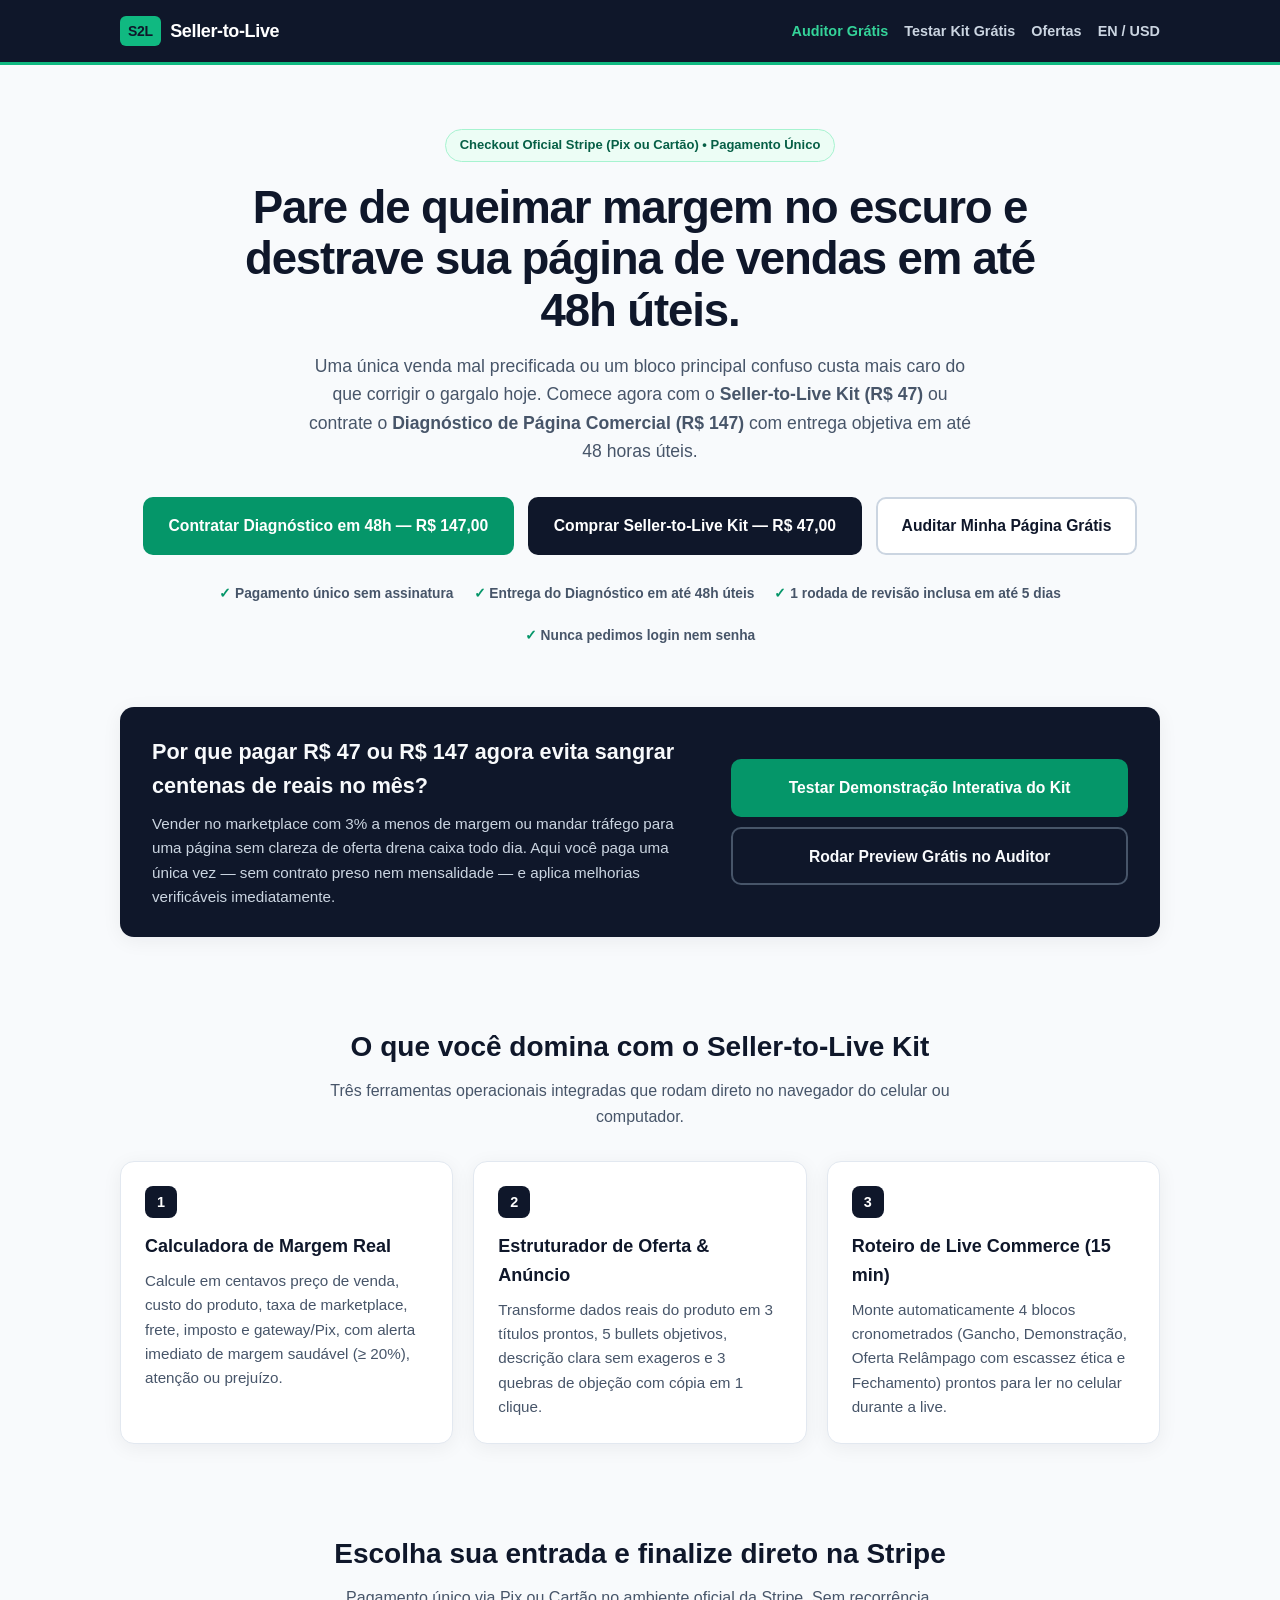
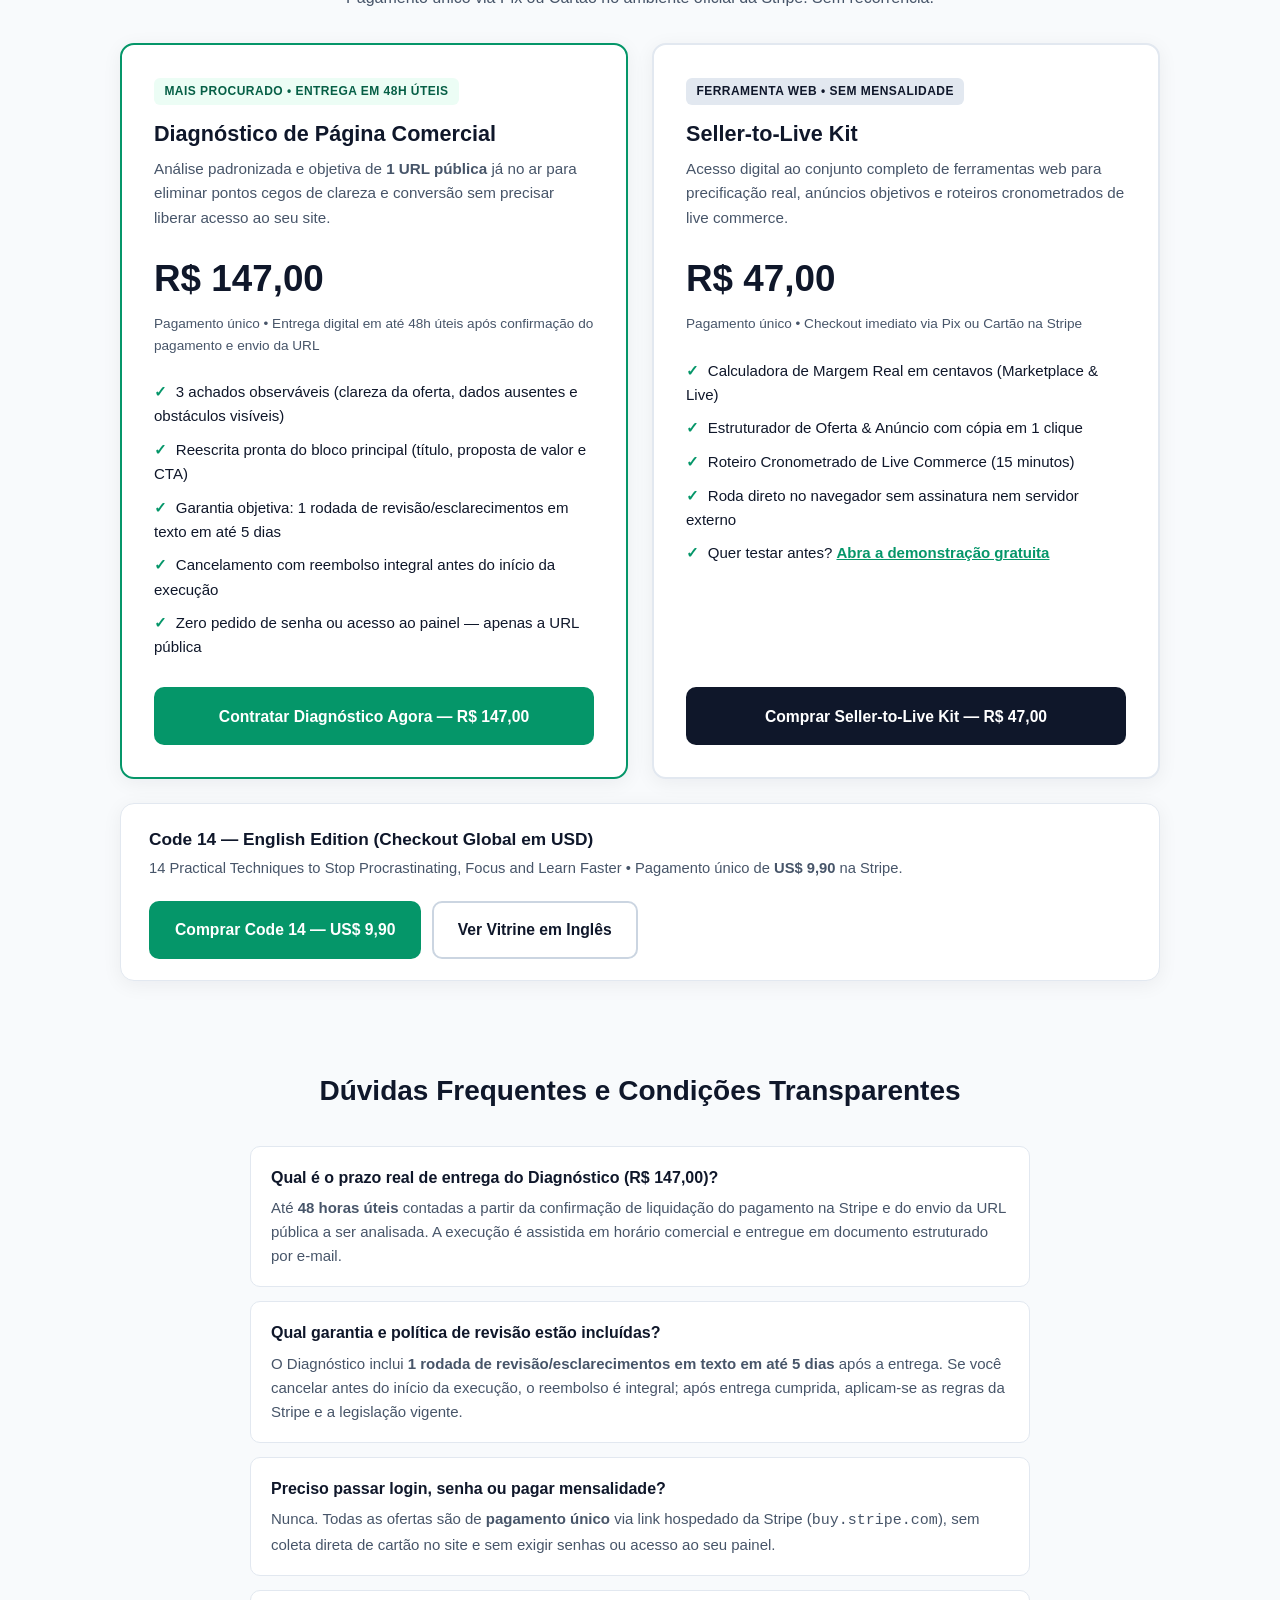
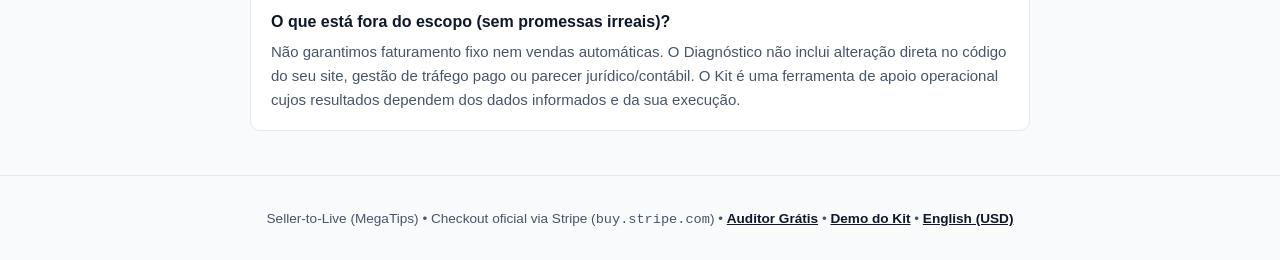
<file: index.html>
<!DOCTYPE html>
<html lang="pt-BR">
<head>
  <meta charset="UTF-8" />
  <meta name="viewport" content="width=device-width, initial-scale=1.0" />
  <title>Seller-to-Live — Diagnóstico de Página em 48h &amp; Kit de Margem Real</title>
  <meta name="description" content="Pare de perder vendas por margem errada ou página confusa: Diagnóstico de Página Comercial em até 48h úteis (R$ 147) e Seller-to-Live Kit sem mensalidade (R$ 47). Checkout oficial Stripe." />
  <style>
    :root {
      --bg: #f8fafc;
      --surface: #ffffff;
      --ink: #0f172a;
      --muted: #475569;
      --border: #e2e8f0;
      --accent: #059669;
      --accent-hover: #047857;
      --accent-soft: #ecfdf5;
      --dark: #0f172a;
      --radius: 14px;
      --shadow: 0 4px 20px rgba(15, 23, 42, 0.06);
    }

    *, *::before, *::after {
      box-sizing: border-box;
    }

    body {
      margin: 0;
      font-family: -apple-system, BlinkMacSystemFont, "Segoe UI", Roboto, Inter, Helvetica, Arial, sans-serif;
      background: var(--bg);
      color: var(--ink);
      line-height: 1.6;
      -webkit-font-smoothing: antialiased;
    }

    .container {
      width: 100%;
      max-width: 1080px;
      margin: 0 auto;
      padding: 0 1.25rem;
    }

    /* Nav */
    .topbar {
      background: var(--dark);
      color: #f8fafc;
      padding: 1rem 0;
      border-bottom: 3px solid #10b981;
      position: sticky;
      top: 0;
      z-index: 20;
    }

    .topbar-inner {
      display: flex;
      align-items: center;
      justify-content: space-between;
      gap: 1rem;
      flex-wrap: wrap;
    }

    .logo {
      font-weight: 800;
      font-size: 1.125rem;
      letter-spacing: -0.02em;
      display: flex;
      align-items: center;
      gap: 0.6rem;
      color: #ffffff;
      text-decoration: none;
    }

    .logo-mark {
      background: #10b981;
      color: #0f172a;
      padding: 0.25rem 0.5rem;
      border-radius: 6px;
      font-size: 0.875rem;
    }

    .nav-links {
      display: flex;
      gap: 1rem;
      align-items: center;
      flex-wrap: wrap;
    }

    .nav-link {
      color: #cbd5e1;
      text-decoration: none;
      font-size: 0.9rem;
      font-weight: 600;
    }

    .nav-link:hover {
      color: #ffffff;
    }

    .nav-link-accent {
      color: #34d399;
      font-weight: 700;
    }

    /* Hero */
    .hero {
      padding: 4rem 0 2.75rem;
      text-align: center;
    }

    .eyebrow {
      display: inline-block;
      background: var(--accent-soft);
      color: #065f46;
      border: 1px solid #a7f3d0;
      font-size: 0.8125rem;
      font-weight: 700;
      padding: 0.3rem 0.85rem;
      border-radius: 999px;
      margin-bottom: 1.25rem;
    }

    .hero h1 {
      margin: 0 auto 1rem;
      max-width: 820px;
      font-size: clamp(1.9rem, 4.2vw, 2.85rem);
      font-weight: 800;
      line-height: 1.13;
      letter-spacing: -0.025em;
    }

    .hero p {
      margin: 0 auto 2rem;
      max-width: 680px;
      font-size: 1.1rem;
      color: var(--muted);
    }

    .hero-cta-group {
      display: flex;
      justify-content: center;
      gap: 0.85rem;
      flex-wrap: wrap;
    }

    .trust-strip {
      margin: 1.75rem auto 0;
      max-width: 860px;
      display: flex;
      justify-content: center;
      gap: 1.25rem;
      flex-wrap: wrap;
      font-size: 0.86rem;
      font-weight: 600;
      color: var(--muted);
    }

    .trust-strip span::before {
      content: "✓ ";
      color: var(--accent);
      font-weight: 800;
    }

    /* Buttons */
    .btn {
      display: inline-flex;
      align-items: center;
      justify-content: center;
      font-family: inherit;
      font-weight: 700;
      font-size: 0.98rem;
      padding: 0.9rem 1.5rem;
      border-radius: 10px;
      border: 2px solid transparent;
      cursor: pointer;
      text-decoration: none;
      transition: background-color 0.15s ease, border-color 0.15s ease, transform 0.1s ease;
    }

    .btn:active {
      transform: translateY(1px);
    }

    .btn-primary {
      background: var(--accent);
      color: #ffffff;
    }

    .btn-primary:hover {
      background: var(--accent-hover);
    }

    .btn-outline {
      background: var(--surface);
      color: var(--ink);
      border-color: #cbd5e1;
    }

    .btn-outline:hover {
      border-color: var(--ink);
    }

    .btn-dark {
      background: var(--dark);
      color: #ffffff;
    }

    .btn-dark:hover {
      background: #1e293b;
    }

    /* Sections */
    .section {
      padding: 2.75rem 0;
    }

    .section-title {
      text-align: center;
      margin-bottom: 2rem;
    }

    .section-title h2 {
      margin: 0 0 0.5rem;
      font-size: 1.75rem;
      font-weight: 800;
    }

    .section-title p {
      margin: 0 auto;
      max-width: 660px;
      color: var(--muted);
    }

    .anchor-banner {
      background: var(--dark);
      color: #f8fafc;
      border-radius: var(--radius);
      padding: 1.75rem 2rem;
      display: grid;
      grid-template-columns: 1.4fr 1fr;
      gap: 1.5rem;
      align-items: center;
      box-shadow: var(--shadow);
    }

    .anchor-banner h2 {
      margin: 0 0 0.5rem;
      font-size: 1.35rem;
    }

    .anchor-banner p {
      margin: 0;
      color: #cbd5e1;
      font-size: 0.95rem;
    }

    .anchor-actions {
      display: flex;
      flex-direction: column;
      gap: 0.65rem;
    }

    .grid-3 {
      display: grid;
      grid-template-columns: repeat(3, 1fr);
      gap: 1.25rem;
    }

    .feature-card {
      background: var(--surface);
      border: 1px solid var(--border);
      border-radius: var(--radius);
      padding: 1.5rem;
      box-shadow: var(--shadow);
    }

    .feature-num {
      display: inline-flex;
      align-items: center;
      justify-content: center;
      width: 32px;
      height: 32px;
      border-radius: 8px;
      background: var(--dark);
      color: #ffffff;
      font-weight: 800;
      font-size: 0.9rem;
      margin-bottom: 0.875rem;
    }

    .feature-card h3 {
      margin: 0 0 0.5rem;
      font-size: 1.125rem;
    }

    .feature-card p {
      margin: 0;
      color: var(--muted);
      font-size: 0.95rem;
    }

    /* Pricing */
    .pricing-grid {
      display: grid;
      grid-template-columns: repeat(2, 1fr);
      gap: 1.5rem;
      align-items: stretch;
    }

    .price-card {
      background: var(--surface);
      border: 2px solid var(--border);
      border-radius: var(--radius);
      padding: 2rem;
      box-shadow: var(--shadow);
      display: flex;
      flex-direction: column;
      justify-content: space-between;
    }

    .price-card.featured {
      border-color: var(--accent);
      position: relative;
    }

    .price-tag {
      display: inline-block;
      font-size: 0.75rem;
      font-weight: 800;
      text-transform: uppercase;
      letter-spacing: 0.04em;
      color: #065f46;
      background: var(--accent-soft);
      padding: 0.25rem 0.65rem;
      border-radius: 6px;
      margin-bottom: 0.75rem;
    }

    .price-tag-dark {
      background: #e2e8f0;
      color: var(--dark);
    }

    .price-card h3 {
      margin: 0 0 0.35rem;
      font-size: 1.35rem;
    }

    .price-desc {
      margin: 0 0 1.25rem;
      color: var(--muted);
      font-size: 0.95rem;
    }

    .price-value {
      font-size: 2.3rem;
      font-weight: 800;
      margin-bottom: 0.25rem;
    }

    .price-sub {
      font-size: 0.85rem;
      color: var(--muted);
      margin-bottom: 1.5rem;
    }

    .checklist {
      list-style: none;
      padding: 0;
      margin: 0 0 1.75rem;
      display: flex;
      flex-direction: column;
      gap: 0.6rem;
      font-size: 0.94rem;
    }

    .checklist li::before {
      content: "✓";
      color: var(--accent);
      font-weight: 800;
      margin-right: 0.55rem;
    }

    .global-strip {
      margin-top: 1.5rem;
      background: var(--surface);
      border: 1px solid var(--border);
      border-radius: var(--radius);
      padding: 1.35rem 1.75rem;
      display: flex;
      align-items: center;
      justify-content: space-between;
      gap: 1.25rem;
      flex-wrap: wrap;
      box-shadow: var(--shadow);
    }

    .global-strip h3 {
      margin: 0 0 0.25rem;
      font-size: 1.08rem;
    }

    .global-strip p {
      margin: 0;
      color: var(--muted);
      font-size: 0.92rem;
    }

    /* FAQ */
    .faq-list {
      max-width: 780px;
      margin: 0 auto;
      display: flex;
      flex-direction: column;
      gap: 0.875rem;
    }

    .faq-item {
      background: var(--surface);
      border: 1px solid var(--border);
      border-radius: 10px;
      padding: 1.125rem 1.25rem;
    }

    .faq-item h3 {
      margin: 0 0 0.35rem;
      font-size: 1rem;
    }

    .faq-item p {
      margin: 0;
      color: var(--muted);
      font-size: 0.9375rem;
    }

    /* Footer */
    footer {
      border-top: 1px solid var(--border);
      padding: 2rem 0;
      text-align: center;
      font-size: 0.85rem;
      color: var(--muted);
    }

    footer a {
      color: var(--ink);
      font-weight: 600;
    }

    @media (max-width: 820px) {
      .grid-3,
      .pricing-grid,
      .anchor-banner {
        grid-template-columns: 1fr;
      }
    }
  </style>
</head>
<body>
  <header class="topbar">
    <div class="container topbar-inner">
      <a href="./" class="logo">
        <span class="logo-mark">S2L</span>
        <span>Seller-to-Live</span>
      </a>
      <nav class="nav-links" aria-label="Navegação principal">
        <a href="./auditor/" class="nav-link nav-link-accent">Auditor Grátis</a>
        <a href="./kit/" class="nav-link">Testar Kit Grátis</a>
        <a href="#planos" class="nav-link">Ofertas</a>
        <a href="./en/" class="nav-link">EN / USD</a>
      </nav>
    </div>
  </header>

  <main>
    <section class="hero">
      <div class="container">
        <span class="eyebrow">Checkout Oficial Stripe (Pix ou Cartão) &bull; Pagamento Único</span>
        <h1>Pare de queimar margem no escuro e destrave sua página de vendas em até 48h úteis.</h1>
        <p>
          Uma única venda mal precificada ou um bloco principal confuso custa mais caro do que corrigir o gargalo hoje.
          Comece agora com o <strong>Seller-to-Live Kit (R$ 47)</strong> ou contrate o <strong>Diagnóstico de Página Comercial (R$ 147)</strong> com entrega objetiva em até 48 horas úteis.
        </p>
        <div class="hero-cta-group">
          <a
            href="https://buy.stripe.com/aFadR14bAgevg3W7lD83C03"
            target="_blank"
            rel="noopener noreferrer"
            class="btn btn-primary"
          >
            Contratar Diagnóstico em 48h — R$ 147,00
          </a>
          <a
            href="https://buy.stripe.com/00w9AL23s7HZ8Bu49r83C04"
            target="_blank"
            rel="noopener noreferrer"
            class="btn btn-dark"
          >
            Comprar Seller-to-Live Kit — R$ 47,00
          </a>
          <a href="./auditor/" class="btn btn-outline">Auditar Minha Página Grátis</a>
        </div>
        <div class="trust-strip">
          <span>Pagamento único sem assinatura</span>
          <span>Entrega do Diagnóstico em até 48h úteis</span>
          <span>1 rodada de revisão inclusa em até 5 dias</span>
          <span>Nunca pedimos login nem senha</span>
        </div>
      </div>
    </section>

    <section class="section" style="padding-top: 1rem;">
      <div class="container">
        <div class="anchor-banner">
          <div>
            <h2>Por que pagar R$ 47 ou R$ 147 agora evita sangrar centenas de reais no mês?</h2>
            <p>
              Vender no marketplace com 3% a menos de margem ou mandar tráfego para uma página sem clareza de oferta drena caixa todo dia.
              Aqui você paga uma única vez — sem contrato preso nem mensalidade — e aplica melhorias verificáveis imediatamente.
            </p>
          </div>
          <div class="anchor-actions">
            <a href="./kit/" class="btn btn-primary">Testar Demonstração Interativa do Kit</a>
            <a href="./auditor/" class="btn btn-outline" style="background:transparent;color:#f8fafc;border-color:#475569;">Rodar Preview Grátis no Auditor</a>
          </div>
        </div>
      </div>
    </section>

    <section class="section">
      <div class="container">
        <div class="section-title">
          <h2>O que você domina com o Seller-to-Live Kit</h2>
          <p>Três ferramentas operacionais integradas que rodam direto no navegador do celular ou computador.</p>
        </div>

        <div class="grid-3">
          <article class="feature-card">
            <span class="feature-num">1</span>
            <h3>Calculadora de Margem Real</h3>
            <p>
              Calcule em centavos preço de venda, custo do produto, taxa de marketplace, frete, imposto e gateway/Pix,
              com alerta imediato de margem saudável (&ge; 20%), atenção ou prejuízo.
            </p>
          </article>

          <article class="feature-card">
            <span class="feature-num">2</span>
            <h3>Estruturador de Oferta &amp; Anúncio</h3>
            <p>
              Transforme dados reais do produto em 3 títulos prontos, 5 bullets objetivos, descrição clara sem exageros
              e 3 quebras de objeção com cópia em 1 clique.
            </p>
          </article>

          <article class="feature-card">
            <span class="feature-num">3</span>
            <h3>Roteiro de Live Commerce (15 min)</h3>
            <p>
              Monte automaticamente 4 blocos cronometrados (Gancho, Demonstração, Oferta Relâmpago com escassez ética
              e Fechamento) prontos para ler no celular durante a live.
            </p>
          </article>
        </div>
      </div>
    </section>

    <section id="planos" class="section">
      <div class="container">
        <div class="section-title">
          <h2>Escolha sua entrada e finalize direto na Stripe</h2>
          <p>Pagamento único via Pix ou Cartão no ambiente oficial da Stripe. Sem recorrência.</p>
        </div>

        <div class="pricing-grid">
          <article class="price-card featured">
            <div>
              <span class="price-tag">Mais Procurado &bull; Entrega em 48h Úteis</span>
              <h3>Diagnóstico de Página Comercial</h3>
              <p class="price-desc">
                Análise padronizada e objetiva de <strong>1 URL pública</strong> já no ar para eliminar pontos cegos de clareza e conversão sem precisar liberar acesso ao seu site.
              </p>
              <div class="price-value">R$ 147,00</div>
              <div class="price-sub">Pagamento único &bull; Entrega digital em até 48h úteis após confirmação do pagamento e envio da URL</div>
              <ul class="checklist">
                <li>3 achados observáveis (clareza da oferta, dados ausentes e obstáculos visíveis)</li>
                <li>Reescrita pronta do bloco principal (título, proposta de valor e CTA)</li>
                <li>Garantia objetiva: 1 rodada de revisão/esclarecimentos em texto em até 5 dias</li>
                <li>Cancelamento com reembolso integral antes do início da execução</li>
                <li>Zero pedido de senha ou acesso ao painel — apenas a URL pública</li>
              </ul>
            </div>
            <a
              href="https://buy.stripe.com/aFadR14bAgevg3W7lD83C03"
              target="_blank"
              rel="noopener noreferrer"
              class="btn btn-primary"
            >
              Contratar Diagnóstico Agora — R$ 147,00
            </a>
          </article>

          <article class="price-card">
            <div>
              <span class="price-tag price-tag-dark">Ferramenta Web &bull; Sem Mensalidade</span>
              <h3>Seller-to-Live Kit</h3>
              <p class="price-desc">
                Acesso digital ao conjunto completo de ferramentas web para precificação real, anúncios objetivos e roteiros cronometrados de live commerce.
              </p>
              <div class="price-value">R$ 47,00</div>
              <div class="price-sub">Pagamento único &bull; Checkout imediato via Pix ou Cartão na Stripe</div>
              <ul class="checklist">
                <li>Calculadora de Margem Real em centavos (Marketplace &amp; Live)</li>
                <li>Estruturador de Oferta &amp; Anúncio com cópia em 1 clique</li>
                <li>Roteiro Cronometrado de Live Commerce (15 minutos)</li>
                <li>Roda direto no navegador sem assinatura nem servidor externo</li>
                <li>Quer testar antes? <a href="./kit/" style="color:var(--accent);font-weight:700;">Abra a demonstração gratuita</a></li>
              </ul>
            </div>
            <a
              href="https://buy.stripe.com/00w9AL23s7HZ8Bu49r83C04"
              target="_blank"
              rel="noopener noreferrer"
              class="btn btn-dark"
            >
              Comprar Seller-to-Live Kit — R$ 47,00
            </a>
          </article>
        </div>

        <div class="global-strip">
          <div>
            <h3>Code 14 — English Edition (Checkout Global em USD)</h3>
            <p>14 Practical Techniques to Stop Procrastinating, Focus and Learn Faster &bull; Pagamento único de <strong>US$ 9,90</strong> na Stripe.</p>
          </div>
          <div style="display:flex;gap:0.65rem;flex-wrap:wrap;">
            <a
              href="https://buy.stripe.com/8x26ozgYmaUb5pi9tL83C02"
              target="_blank"
              rel="noopener noreferrer"
              class="btn btn-primary"
            >
              Comprar Code 14 — US$ 9,90
            </a>
            <a href="./en/" class="btn btn-outline">Ver Vitrine em Inglês</a>
          </div>
        </div>
      </div>
    </section>

    <section class="section">
      <div class="container">
        <div class="section-title">
          <h2>Dúvidas Frequentes e Condições Transparentes</h2>
        </div>
        <div class="faq-list">
          <div class="faq-item">
            <h3>Qual é o prazo real de entrega do Diagnóstico (R$ 147,00)?</h3>
            <p>
              Até <strong>48 horas úteis</strong> contadas a partir da confirmação de liquidação do pagamento na Stripe e do envio da URL pública a ser analisada.
              A execução é assistida em horário comercial e entregue em documento estruturado por e-mail.
            </p>
          </div>
          <div class="faq-item">
            <h3>Qual garantia e política de revisão estão incluídas?</h3>
            <p>
              O Diagnóstico inclui <strong>1 rodada de revisão/esclarecimentos em texto em até 5 dias</strong> após a entrega.
              Se você cancelar antes do início da execução, o reembolso é integral; após entrega cumprida, aplicam-se as regras da Stripe e a legislação vigente.
            </p>
          </div>
          <div class="faq-item">
            <h3>Preciso passar login, senha ou pagar mensalidade?</h3>
            <p>
              Nunca. Todas as ofertas são de <strong>pagamento único</strong> via link hospedado da Stripe (<code>buy.stripe.com</code>), sem coleta direta de cartão no site e sem exigir senhas ou acesso ao seu painel.
            </p>
          </div>
          <div class="faq-item">
            <h3>O que está fora do escopo (sem promessas irreais)?</h3>
            <p>
              Não garantimos faturamento fixo nem vendas automáticas. O Diagnóstico não inclui alteração direta no código do seu site, gestão de tráfego pago ou parecer jurídico/contábil. O Kit é uma ferramenta de apoio operacional cujos resultados dependem dos dados informados e da sua execução.
            </p>
          </div>
        </div>
      </div>
    </section>
  </main>

  <footer>
    <div class="container">
      Seller-to-Live (MegaTips) &bull; Checkout oficial via Stripe (<code>buy.stripe.com</code>) &bull;
      <a href="./auditor/">Auditor Grátis</a> &bull;
      <a href="./kit/">Demo do Kit</a> &bull;
      <a href="./en/">English (USD)</a>
    </div>
  </footer>
</body>
</html>
</file>
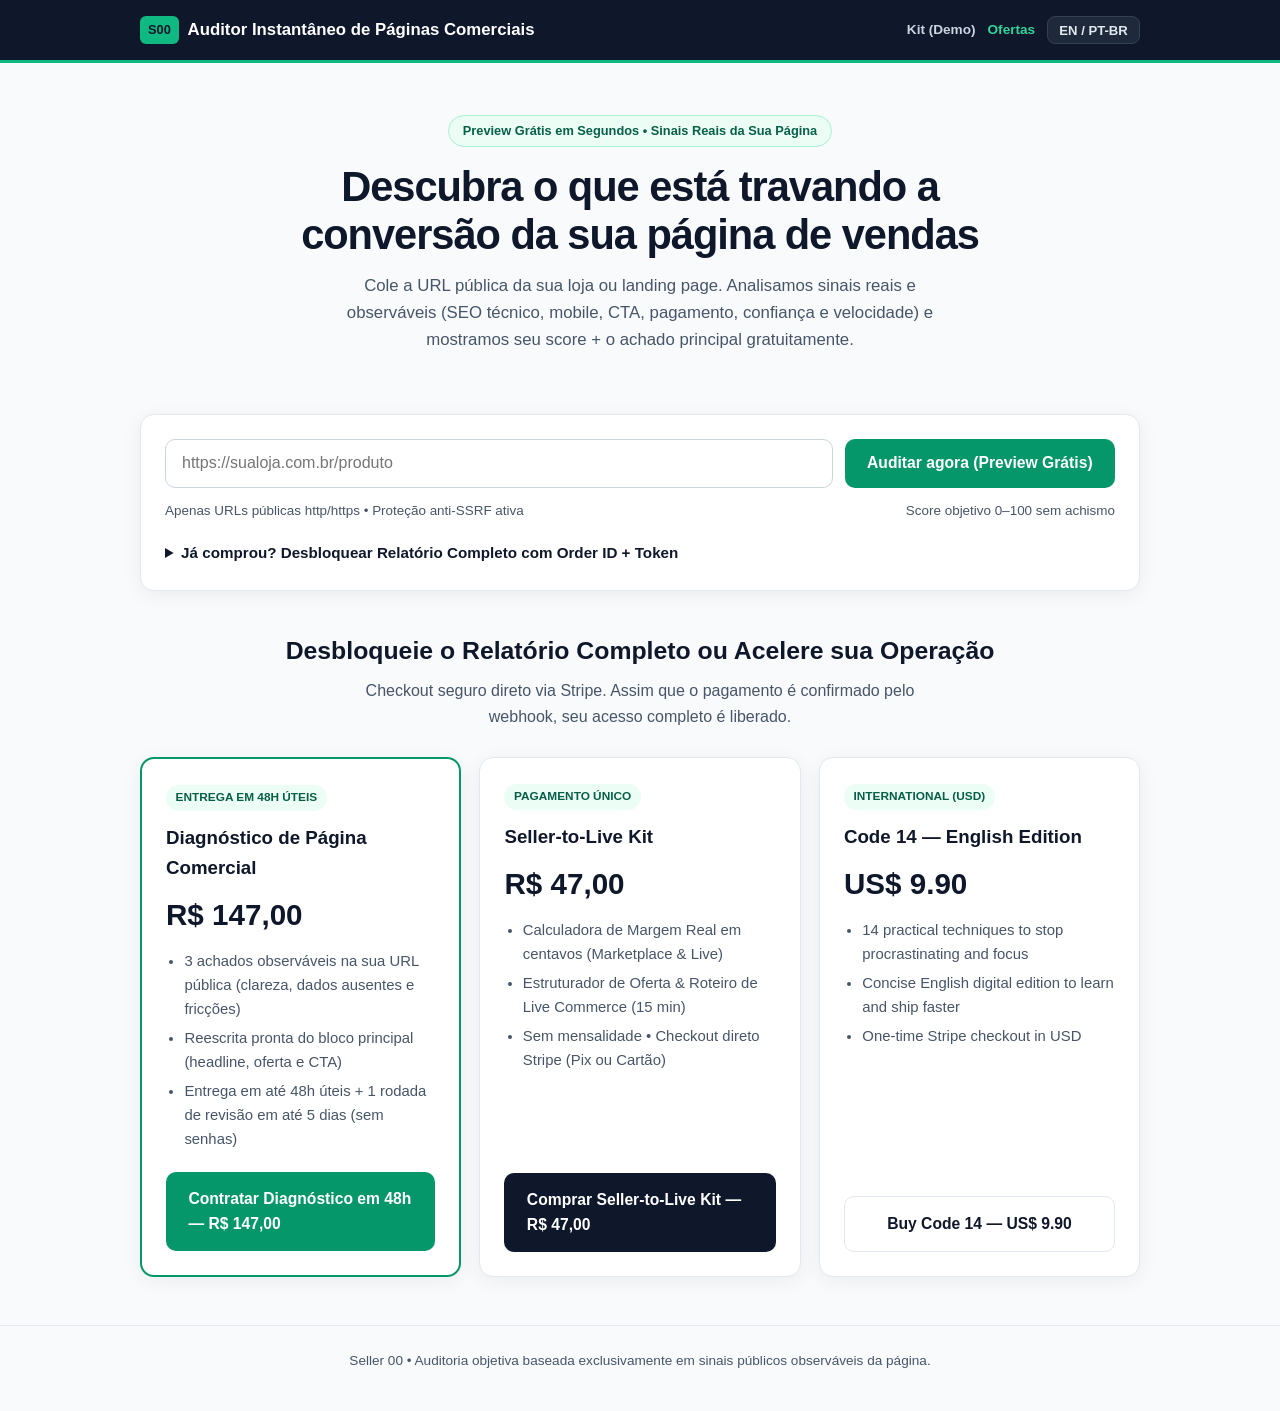
<file: auditor/index.html>
<!DOCTYPE html>
<html lang="pt-BR">
<head>
  <meta charset="UTF-8" />
  <meta name="viewport" content="width=device-width, initial-scale=1.0" />
  <title>Auditor Instantâneo de Páginas Comerciais — Preview Grátis + Relatório Completo</title>
  <meta name="description" content="Audite qualquer página de vendas em segundos: score real 0–100, achado principal grátis e desbloqueio do relatório completo com plano de ação." />
  <style>
    :root {
      --bg: #f8fafc;
      --surface: #ffffff;
      --ink: #0f172a;
      --muted: #475569;
      --border: #e2e8f0;
      --accent: #059669;
      --accent-hover: #047857;
      --accent-soft: #ecfdf5;
      --warn: #d97706;
      --warn-soft: #fffbeb;
      --danger: #dc2626;
      --danger-soft: #fef2f2;
      --dark: #0f172a;
      --radius: 14px;
      --shadow: 0 4px 20px rgba(15, 23, 42, 0.06);
    }

    *, *::before, *::after { box-sizing: border-box; }

    body {
      margin: 0;
      font-family: -apple-system, BlinkMacSystemFont, "Segoe UI", Roboto, Inter, Helvetica, Arial, sans-serif;
      background: var(--bg);
      color: var(--ink);
      line-height: 1.6;
      -webkit-font-smoothing: antialiased;
    }

    .container {
      width: 100%;
      max-width: 1040px;
      margin: 0 auto;
      padding: 0 1.25rem;
    }

    .topbar {
      background: var(--dark);
      color: #f8fafc;
      padding: 1rem 0;
      border-bottom: 3px solid #10b981;
    }

    .topbar-inner {
      display: flex;
      align-items: center;
      justify-content: space-between;
      gap: 1rem;
      flex-wrap: wrap;
    }

    .logo {
      font-weight: 800;
      font-size: 1.05rem;
      display: flex;
      align-items: center;
      gap: 0.55rem;
      color: #ffffff;
      text-decoration: none;
    }

    .logo-mark {
      background: #10b981;
      color: #0f172a;
      padding: 0.22rem 0.5rem;
      border-radius: 6px;
      font-size: 0.8rem;
      font-weight: 800;
    }

    .topbar-actions {
      display: flex;
      align-items: center;
      gap: 0.75rem;
    }

    .lang-btn {
      background: #1e293b;
      color: #e2e8f0;
      border: 1px solid #334155;
      border-radius: 8px;
      padding: 0.35rem 0.7rem;
      font-size: 0.82rem;
      font-weight: 700;
      cursor: pointer;
    }

    .lang-btn:hover { background: #334155; }

    .hero {
      padding: 3.25rem 0 2rem;
      text-align: center;
    }

    .eyebrow {
      display: inline-block;
      background: var(--accent-soft);
      color: #065f46;
      border: 1px solid #a7f3d0;
      font-size: 0.8rem;
      font-weight: 700;
      padding: 0.3rem 0.85rem;
      border-radius: 999px;
      margin-bottom: 1rem;
    }

    .hero h1 {
      margin: 0 auto 0.9rem;
      max-width: 780px;
      font-size: clamp(1.75rem, 4vw, 2.6rem);
      font-weight: 800;
      line-height: 1.15;
      letter-spacing: -0.025em;
    }

    .hero p {
      margin: 0 auto 1.75rem;
      max-width: 640px;
      font-size: 1.05rem;
      color: var(--muted);
    }

    .card {
      background: var(--surface);
      border: 1px solid var(--border);
      border-radius: var(--radius);
      box-shadow: var(--shadow);
      padding: 1.5rem;
      margin-bottom: 1.5rem;
    }

    .audit-form {
      display: flex;
      gap: 0.75rem;
      flex-wrap: wrap;
    }

    .audit-input {
      flex: 1 1 280px;
      padding: 0.9rem 1rem;
      border: 1.5px solid #cbd5e1;
      border-radius: 10px;
      font-size: 1rem;
      color: var(--ink);
      background: #ffffff;
    }

    .audit-input:focus {
      outline: none;
      border-color: var(--accent);
      box-shadow: 0 0 0 3px rgba(5, 150, 105, 0.15);
    }

    .btn {
      display: inline-flex;
      align-items: center;
      justify-content: center;
      gap: 0.45rem;
      border: none;
      border-radius: 10px;
      padding: 0.9rem 1.4rem;
      font-size: 0.98rem;
      font-weight: 700;
      cursor: pointer;
      text-decoration: none;
      transition: background 0.15s ease, transform 0.1s ease;
    }

    .btn-primary {
      background: var(--accent);
      color: #ffffff;
    }

    .btn-primary:hover { background: var(--accent-hover); }
    .btn-primary:disabled { opacity: 0.65; cursor: not-allowed; }

    .btn-dark {
      background: var(--dark);
      color: #ffffff;
    }

    .btn-dark:hover { background: #1e293b; }

    .btn-outline {
      background: #ffffff;
      color: var(--ink);
      border: 1.5px solid var(--border);
    }

    .btn-outline:hover { border-color: var(--ink); }

    .helper-row {
      margin-top: 0.75rem;
      display: flex;
      justify-content: space-between;
      flex-wrap: wrap;
      gap: 0.5rem;
      font-size: 0.84rem;
      color: var(--muted);
    }

    .status-box {
      display: none;
      margin-top: 1.25rem;
      padding: 1rem 1.15rem;
      border-radius: 10px;
      font-size: 0.94rem;
    }

    .status-box.info { background: #eff6ff; border: 1px solid #bfdbfe; color: #1e3a8a; }
    .status-box.warn { background: var(--warn-soft); border: 1px solid #fde68a; color: #92400e; }
    .status-box.error { background: var(--danger-soft); border: 1px solid #fecaca; color: #991b1b; }

    .result-panel { display: none; margin-top: 1.5rem; }

    .score-header {
      display: flex;
      align-items: center;
      justify-content: space-between;
      gap: 1.25rem;
      flex-wrap: wrap;
      padding-bottom: 1.25rem;
      border-bottom: 1px solid var(--border);
      margin-bottom: 1.25rem;
    }

    .score-badge {
      display: inline-flex;
      align-items: baseline;
      gap: 0.3rem;
      padding: 0.65rem 1.15rem;
      border-radius: 12px;
      background: var(--dark);
      color: #ffffff;
    }

    .score-num {
      font-size: 2.1rem;
      font-weight: 800;
      line-height: 1;
      color: #34d399;
    }

    .score-max { font-size: 0.95rem; color: #94a3b8; }

    .finding-card {
      border: 1px solid var(--border);
      border-left: 4px solid var(--danger);
      border-radius: 10px;
      padding: 1rem 1.15rem;
      background: #ffffff;
      margin-bottom: 1rem;
    }

    .finding-tag {
      display: inline-block;
      font-size: 0.72rem;
      font-weight: 800;
      text-transform: uppercase;
      letter-spacing: 0.04em;
      padding: 0.2rem 0.55rem;
      border-radius: 999px;
      background: var(--danger-soft);
      color: var(--danger);
      margin-bottom: 0.4rem;
    }

    .locked-box {
      border: 1.5px dashed #cbd5e1;
      border-radius: 12px;
      padding: 1.25rem;
      background: #f8fafc;
      text-align: center;
    }

    .offers-section {
      padding: 1rem 0 3rem;
    }

    .section-title {
      text-align: center;
      margin: 0 0 0.5rem;
      font-size: 1.55rem;
      font-weight: 800;
    }

    .section-sub {
      text-align: center;
      margin: 0 auto 1.75rem;
      max-width: 620px;
      color: var(--muted);
    }

    .offers-grid {
      display: grid;
      grid-template-columns: repeat(auto-fit, minmax(270px, 1fr));
      gap: 1.15rem;
    }

    .offer-card {
      background: var(--surface);
      border: 1px solid var(--border);
      border-radius: var(--radius);
      padding: 1.5rem;
      box-shadow: var(--shadow);
      display: flex;
      flex-direction: column;
      justify-content: space-between;
    }

    .offer-card.featured {
      border: 2px solid var(--accent);
    }

    .offer-pill {
      display: inline-block;
      width: fit-content;
      font-size: 0.74rem;
      font-weight: 800;
      text-transform: uppercase;
      padding: 0.22rem 0.6rem;
      border-radius: 999px;
      background: var(--accent-soft);
      color: #065f46;
      margin-bottom: 0.75rem;
    }

    .offer-price {
      font-size: 1.85rem;
      font-weight: 800;
      margin: 0.5rem 0 0.75rem;
    }

    .offer-list {
      margin: 0 0 1.25rem;
      padding-left: 1.15rem;
      color: var(--muted);
      font-size: 0.93rem;
    }

    .offer-list li { margin-bottom: 0.35rem; }

    .unlock-details {
      margin-top: 1.25rem;
    }

    .unlock-details summary {
      cursor: pointer;
      font-weight: 700;
      color: var(--ink);
      font-size: 0.95rem;
    }

    .unlock-grid {
      display: grid;
      grid-template-columns: repeat(auto-fit, minmax(210px, 1fr));
      gap: 0.75rem;
      margin-top: 0.9rem;
    }

    footer {
      border-top: 1px solid var(--border);
      padding: 1.5rem 0 2.5rem;
      text-align: center;
      font-size: 0.85rem;
      color: var(--muted);
    }
  </style>
</head>
<body>
  <header class="topbar">
    <div class="container topbar-inner">
      <a class="logo" href="../index.html">
        <span class="logo-mark">S00</span>
        <span data-i18n="brand">Auditor Instantâneo de Páginas Comerciais</span>
      </a>
      <div class="topbar-actions">
        <a href="../kit/" style="color:#cbd5e1;text-decoration:none;font-size:0.85rem;font-weight:600;">Kit (Demo)</a>
        <a href="../#planos" style="color:#34d399;text-decoration:none;font-size:0.85rem;font-weight:700;">Ofertas</a>
        <button id="langToggle" class="lang-btn" type="button">EN / PT-BR</button>
      </div>
    </div>
  </header>

  <main class="container">
    <section class="hero">
      <span class="eyebrow" data-i18n="eyebrow">Preview Grátis em Segundos • Sinais Reais da Sua Página</span>
      <h1 data-i18n="heroTitle">Descubra o que está travando a conversão da sua página de vendas</h1>
      <p data-i18n="heroSub">
        Cole a URL pública da sua loja ou landing page. Analisamos sinais reais e observáveis (SEO técnico, mobile, CTA, pagamento, confiança e velocidade) e mostramos seu score + o achado principal gratuitamente.
      </p>
    </section>

    <section class="card">
      <form id="auditForm" class="audit-form">
        <input
          id="urlInput"
          class="audit-input"
          type="url"
          required
          placeholder="https://sualoja.com.br/produto"
          aria-label="URL pública da página comercial"
        />
        <button id="auditBtn" class="btn btn-primary" type="submit" data-i18n="auditBtn">
          Auditar agora (Preview Grátis)
        </button>
      </form>
      <div class="helper-row">
        <span data-i18n="helperSafe">Apenas URLs públicas http/https • Proteção anti-SSRF ativa</span>
        <span data-i18n="helperInstant">Score objetivo 0–100 sem achismo</span>
      </div>

      <div id="statusBox" class="status-box" role="status"></div>

      <div id="resultPanel" class="result-panel">
        <div class="score-header">
          <div>
            <strong id="resUrl"></strong>
            <div id="resMeta" style="font-size:0.86rem;color:var(--muted);"></div>
          </div>
          <div class="score-badge">
            <span id="resScore" class="score-num">--</span>
            <span class="score-max">/ 100</span>
          </div>
        </div>

        <div id="primaryFinding" class="finding-card"></div>

        <div id="lockedBox" class="locked-box">
          <h3 id="lockedTitle" style="margin:0 0 0.4rem;"></h3>
          <p id="lockedSub" style="margin:0 0 1rem;color:var(--muted);"></p>
          <a class="btn btn-primary" href="https://buy.stripe.com/aFadR14bAgevg3W7lD83C03" target="_blank" rel="noopener noreferrer" data-i18n="unlockPrimaryCta">
            Desbloquear Diagnóstico Completo — R$ 147,00
          </a>
        </div>
      </div>

      <details class="unlock-details">
        <summary data-i18n="alreadyBought">Já comprou? Desbloquear Relatório Completo com Order ID + Token</summary>
        <form id="fullForm" class="unlock-grid">
          <input id="fullUrl" class="audit-input" type="url" required placeholder="https://sualoja.com.br/produto" />
          <input id="orderIdInput" class="audit-input" type="text" required placeholder="order_id (ex: ord_12345)" />
          <input id="tokenInput" class="audit-input" type="text" required placeholder="Token HMAC recebido pós-pagamento" />
          <button class="btn btn-dark" type="submit" data-i18n="unlockBtn">Abrir Relatório Completo</button>
        </form>
        <div id="fullResult" style="margin-top:1rem;"></div>
      </details>
    </section>

    <section class="offers-section">
      <h2 class="section-title" data-i18n="offersTitle">Desbloqueie o Relatório Completo ou Acelere sua Operação</h2>
      <p class="section-sub" data-i18n="offersSub">
        Checkout seguro direto via Stripe. Assim que o pagamento é confirmado pelo webhook, seu acesso completo é liberado.
      </p>

      <div class="offers-grid">
        <article class="offer-card featured">
          <div>
            <span class="offer-pill" data-i18n="pillFeatured">Entrega em 48h Úteis</span>
            <h3 style="margin:0;" data-i18n="offer1Title">Diagnóstico de Página Comercial</h3>
            <div class="offer-price">R$ 147,00</div>
            <ul class="offer-list">
              <li data-i18n="offer1Li1">3 achados observáveis na sua URL pública (clareza, dados ausentes e fricções)</li>
              <li data-i18n="offer1Li2">Reescrita pronta do bloco principal (headline, oferta e CTA)</li>
              <li data-i18n="offer1Li3">Entrega em até 48h úteis + 1 rodada de revisão em até 5 dias (sem senhas)</li>
            </ul>
          </div>
          <a class="btn btn-primary" href="https://buy.stripe.com/aFadR14bAgevg3W7lD83C03" target="_blank" rel="noopener noreferrer" data-i18n="buyNow">
            Contratar Diagnóstico em 48h — R$ 147,00
          </a>
        </article>

        <article class="offer-card">
          <div>
            <span class="offer-pill" data-i18n="pillKit">Pagamento Único</span>
            <h3 style="margin:0;">Seller-to-Live Kit</h3>
            <div class="offer-price">R$ 47,00</div>
            <ul class="offer-list">
              <li data-i18n="offer2Li1">Calculadora de Margem Real em centavos (Marketplace &amp; Live)</li>
              <li data-i18n="offer2Li2">Estruturador de Oferta &amp; Roteiro de Live Commerce (15 min)</li>
              <li data-i18n="offer2Li3">Sem mensalidade • Checkout direto Stripe (Pix ou Cartão)</li>
            </ul>
          </div>
          <a class="btn btn-dark" href="https://buy.stripe.com/00w9AL23s7HZ8Bu49r83C04" target="_blank" rel="noopener noreferrer" data-i18n="buyKit">
            Comprar Seller-to-Live Kit — R$ 47,00
          </a>
        </article>

        <article class="offer-card">
          <div>
            <span class="offer-pill">International (USD)</span>
            <h3 style="margin:0;">Code 14 — English Edition</h3>
            <div class="offer-price">US$ 9.90</div>
            <ul class="offer-list">
              <li data-i18n="offer3Li1">14 practical techniques to stop procrastinating and focus</li>
              <li data-i18n="offer3Li2">Concise English digital edition to learn and ship faster</li>
              <li data-i18n="offer3Li3">One-time Stripe checkout in USD</li>
            </ul>
          </div>
          <a class="btn btn-outline" href="https://buy.stripe.com/8x26ozgYmaUb5pi9tL83C02" target="_blank" rel="noopener noreferrer" data-i18n="buyEn">
            Buy Code 14 — US$ 9.90
          </a>
        </article>
      </div>
    </section>
  </main>

  <footer>
    <div class="container">
      <span data-i18n="footerText">Seller 00 • Auditoria objetiva baseada exclusivamente em sinais públicos observáveis da página.</span>
    </div>
  </footer>

  <script>
    const API_BASE = "https://seller-to-live-runtime-git-339990226206.europe-west1.run.app";
    const API_PREVIEW = API_BASE + "/api/audit-preview";
    const API_FULL = API_BASE + "/api/audit-full";

    const I18N = {
      pt: {
        brand: "Auditor Instantâneo de Páginas Comerciais",
        eyebrow: "Preview Grátis em Segundos • Sinais Reais da Sua Página",
        heroTitle: "Descubra o que está travando a conversão da sua página de vendas",
        heroSub: "Cole a URL pública da sua loja ou landing page. Analisamos sinais reais e observáveis (SEO técnico, mobile, CTA, pagamento, confiança e velocidade) e mostramos seu score + o achado principal gratuitamente.",
        auditBtn: "Auditar agora (Preview Grátis)",
        helperSafe: "Apenas URLs públicas http/https • Proteção anti-SSRF ativa",
        helperInstant: "Score objetivo 0–100 sem achismo",
        unlockPrimaryCta: "Desbloquear Diagnóstico Completo — R$ 147,00",
        alreadyBought: "Já comprou? Desbloquear Relatório Completo com Order ID + Token",
        unlockBtn: "Abrir Relatório Completo",
        offersTitle: "Desbloqueie o Relatório Completo ou Acelere sua Operação",
        offersSub: "Checkout seguro direto via Stripe. Assim que o pagamento é confirmado pelo webhook, seu acesso completo é liberado.",
        pillFeatured: "Entrega em 48h Úteis",
        offer1Title: "Diagnóstico de Página Comercial",
        offer1Li1: "3 achados observáveis na sua URL pública (clareza, dados ausentes e fricções)",
        offer1Li2: "Reescrita pronta do bloco principal (headline, oferta e CTA)",
        offer1Li3: "Entrega em até 48h úteis + 1 rodada de revisão em até 5 dias (sem senhas)",
        buyNow: "Contratar Diagnóstico em 48h — R$ 147,00",
        pillKit: "Pagamento Único",
        offer2Li1: "Calculadora de Margem Real em centavos (Marketplace & Live)",
        offer2Li2: "Estruturador de Oferta & Roteiro de Live Commerce (15 min)",
        offer2Li3: "Sem mensalidade • Checkout direto Stripe (Pix ou Cartão)",
        buyKit: "Comprar Seller-to-Live Kit — R$ 47,00",
        offer3Li1: "14 practical techniques to stop procrastinating and focus",
        offer3Li2: "Concise English digital edition to learn and ship faster",
        offer3Li3: "One-time Stripe checkout in USD",
        buyEn: "Buy Code 14 — US$ 9.90",
        footerText: "Seller 00 • Auditoria objetiva baseada exclusivamente em sinais públicos observáveis da página.",
        loading: "Auditando sinais reais da página... aguarde alguns segundos.",
        deployFallback: "O motor automático de preview está temporariamente indisponível ou em atualização. Você não precisa esperar: garanta agora o Diagnóstico de Página Comercial com entrega assistida em até 48h úteis (R$ 147,00).",
      },
      en: {
        brand: "Instant Commercial Page Auditor",
        eyebrow: "Free Preview in Seconds • Real Observable Page Signals",
        heroTitle: "Find out what is holding back your sales page conversion",
        heroSub: "Paste any public store or landing page URL. We inspect real observable signals (technical SEO, mobile viewport, CTA, payment, trust & speed) and show your score + top finding for free.",
        auditBtn: "Audit now (Free Preview)",
        helperSafe: "Public http/https URLs only • Anti-SSRF protection active",
        helperInstant: "Objective 0–100 score, zero guesswork",
        unlockPrimaryCta: "Order 48h Commercial Page Audit — R$ 147,00",
        alreadyBought: "Already purchased? Unlock Full Report with Order ID + Token",
        unlockBtn: "Open Full Report",
        offersTitle: "Unlock the Full Diagnosis or Speed Up Your Store",
        offersSub: "Direct Stripe checkout. One-time payment with transparent scope.",
        pillFeatured: "48 Business Hours SLA",
        offer1Title: "Commercial Page Diagnosis",
        offer1Li1: "3 observable findings on your public URL (clarity, gaps & friction)",
        offer1Li2: "Rewritten hero block (headline, value prop & CTA)",
        offer1Li3: "Delivered in 48 business hours + 1 revision round within 5 days",
        buyNow: "Order 48h Diagnosis — R$ 147,00",
        pillKit: "One-Time Payment",
        offer2Li1: "Cent-accurate Net Margin Calculator (Marketplace & Live)",
        offer2Li2: "Offer Structurer & 15-min Live Commerce Script",
        offer2Li3: "No subscription • Direct Stripe checkout",
        buyKit: "Buy Seller-to-Live Kit — R$ 47,00",
        offer3Li1: "14 practical techniques to stop procrastinating and focus",
        offer3Li2: "Concise English digital edition to learn and ship faster",
        offer3Li3: "One-time Stripe checkout in USD",
        buyEn: "Buy Code 14 — US$ 9.90",
        footerText: "Seller 00 • Objective audit based strictly on publicly observable page signals.",
        loading: "Auditing real page signals... please wait a few seconds.",
        deployFallback: "The automated preview engine is temporarily unavailable or updating. No need to wait — order the assisted Commercial Page Diagnosis delivered within 48 business hours (R$ 147,00) directly below.",
      },
    };

    let currentLang = "pt";
    function applyLang(lang) {
      currentLang = lang;
      document.documentElement.lang = lang === "pt" ? "pt-BR" : "en";
      document.querySelectorAll("[data-i18n]").forEach((el) => {
        const key = el.getAttribute("data-i18n");
        if (I18N[lang][key]) el.textContent = I18N[lang][key];
      });
    }

    document.getElementById("langToggle").addEventListener("click", () => {
      applyLang(currentLang === "pt" ? "en" : "pt");
    });

    const statusBox = document.getElementById("statusBox");
    const resultPanel = document.getElementById("resultPanel");

    const STRIPE_DIAGNOSTICO = "https://buy.stripe.com/aFadR14bAgevg3W7lD83C03";

    function showStatus(type, msg, withDirectCta = false) {
      statusBox.className = "status-box " + type;
      statusBox.textContent = "";
      const p = document.createElement("p");
      p.style.margin = withDirectCta ? "0 0 0.75rem" : "0";
      p.textContent = msg;
      statusBox.appendChild(p);
      if (withDirectCta) {
        const a = document.createElement("a");
        a.href = STRIPE_DIAGNOSTICO;
        a.target = "_blank";
        a.rel = "noopener noreferrer";
        a.className = "btn btn-primary";
        a.textContent = currentLang === "pt"
          ? "Contratar Diagnóstico em 48h — R$ 147,00"
          : "Order 48h Diagnosis — R$ 147,00";
        statusBox.appendChild(a);
      }
      statusBox.style.display = "block";
    }

    function hideStatus() {
      statusBox.style.display = "none";
    }

    document.getElementById("auditForm").addEventListener("submit", async (e) => {
      e.preventDefault();
      const url = document.getElementById("urlInput").value.trim();
      const btn = document.getElementById("auditBtn");
      resultPanel.style.display = "none";
      btn.disabled = true;
      showStatus("info", I18N[currentLang].loading);

      try {
        const resp = await fetch(API_PREVIEW, {
          method: "POST",
          headers: { "Content-Type": "application/json" },
          body: JSON.stringify({ url }),
        });

        if (resp.status === 404 || resp.status >= 500) {
          showStatus("warn", I18N[currentLang].deployFallback, true);
          return;
        }

        const data = await resp.json();
        if (!resp.ok) {
          showStatus("error", data.erro || data.error || "Não foi possível auditar esta URL.", true);
          return;
        }

        hideStatus();
        document.getElementById("resUrl").textContent = data.url || url;
        const perf = data.resumo_desempenho || {};
        document.getElementById("resMeta").textContent =
          `HTTP ${perf.status_http ?? 200} • ${perf.tempo_ms ?? 0} ms • ${Math.round((perf.html_bytes ?? 0) / 1024)} KB`;
        document.getElementById("resScore").textContent = String(data.score ?? "--");

        const findingEl = document.getElementById("primaryFinding");
        findingEl.textContent = "";
        if (data.achado_principal) {
          const a = data.achado_principal;
          const tag = document.createElement("span");
          tag.className = "finding-tag";
          tag.textContent = `${a.severidade || "alta"} • -${a.impacto_pontos || 0} pts`;
          const h4 = document.createElement("h4");
          h4.style.margin = "0.2rem 0 0.35rem";
          h4.textContent = a.titulo || "";
          const ev = document.createElement("p");
          ev.style.margin = "0 0 0.35rem";
          ev.style.color = "var(--muted)";
          ev.textContent = a.evidencia || "";
          const rec = document.createElement("p");
          rec.style.margin = "0";
          rec.style.fontWeight = "600";
          rec.textContent = a.recomendacao || "";
          findingEl.append(tag, h4, ev, rec);
        } else {
          findingEl.textContent = currentLang === "pt"
            ? "Nenhum achado crítico detectado no preview."
            : "No critical findings detected in preview.";
        }

        const ocultos = data.achados_ocultos_count ?? 0;
        document.getElementById("lockedTitle").textContent = currentLang === "pt"
          ? `+ ${ocultos} achado(s) oculto(s) + Plano de Ação e Checklist`
          : `+ ${ocultos} hidden finding(s) + Action Plan & Checklist`;
        document.getElementById("lockedSub").textContent =
          (data.cta_desbloqueio && data.cta_desbloqueio.mensagem) || "";

        resultPanel.style.display = "block";
      } catch (_err) {
        showStatus("warn", I18N[currentLang].deployFallback, true);
      } finally {
        btn.disabled = false;
      }
    });

    document.getElementById("fullForm").addEventListener("submit", async (e) => {
      e.preventDefault();
      const out = document.getElementById("fullResult");
      out.textContent = I18N[currentLang].loading;
      try {
        const resp = await fetch(API_FULL, {
          method: "POST",
          headers: { "Content-Type": "application/json" },
          body: JSON.stringify({
            url: document.getElementById("fullUrl").value.trim(),
            order_id: document.getElementById("orderIdInput").value.trim(),
            token: document.getElementById("tokenInput").value.trim(),
          }),
        });
        if (resp.status === 404 || resp.status === 502 || resp.status === 503) {
          out.textContent = I18N[currentLang].deployFallback;
          return;
        }
        const data = await resp.json();
        if (!resp.ok) {
          out.textContent = data.erro || data.error || "Acesso não autorizado.";
          return;
        }
        out.textContent = "";
        const pre = document.createElement("pre");
        pre.style.whiteSpace = "pre-wrap";
        pre.style.background = "#0f172a";
        pre.style.color = "#e2e8f0";
        pre.style.padding = "1rem";
        pre.style.borderRadius = "10px";
        pre.textContent = JSON.stringify(data, null, 2);
        out.appendChild(pre);
      } catch (_err) {
        out.textContent = I18N[currentLang].deployFallback;
      }
    });
  </script>
</body>
</html>
</file>
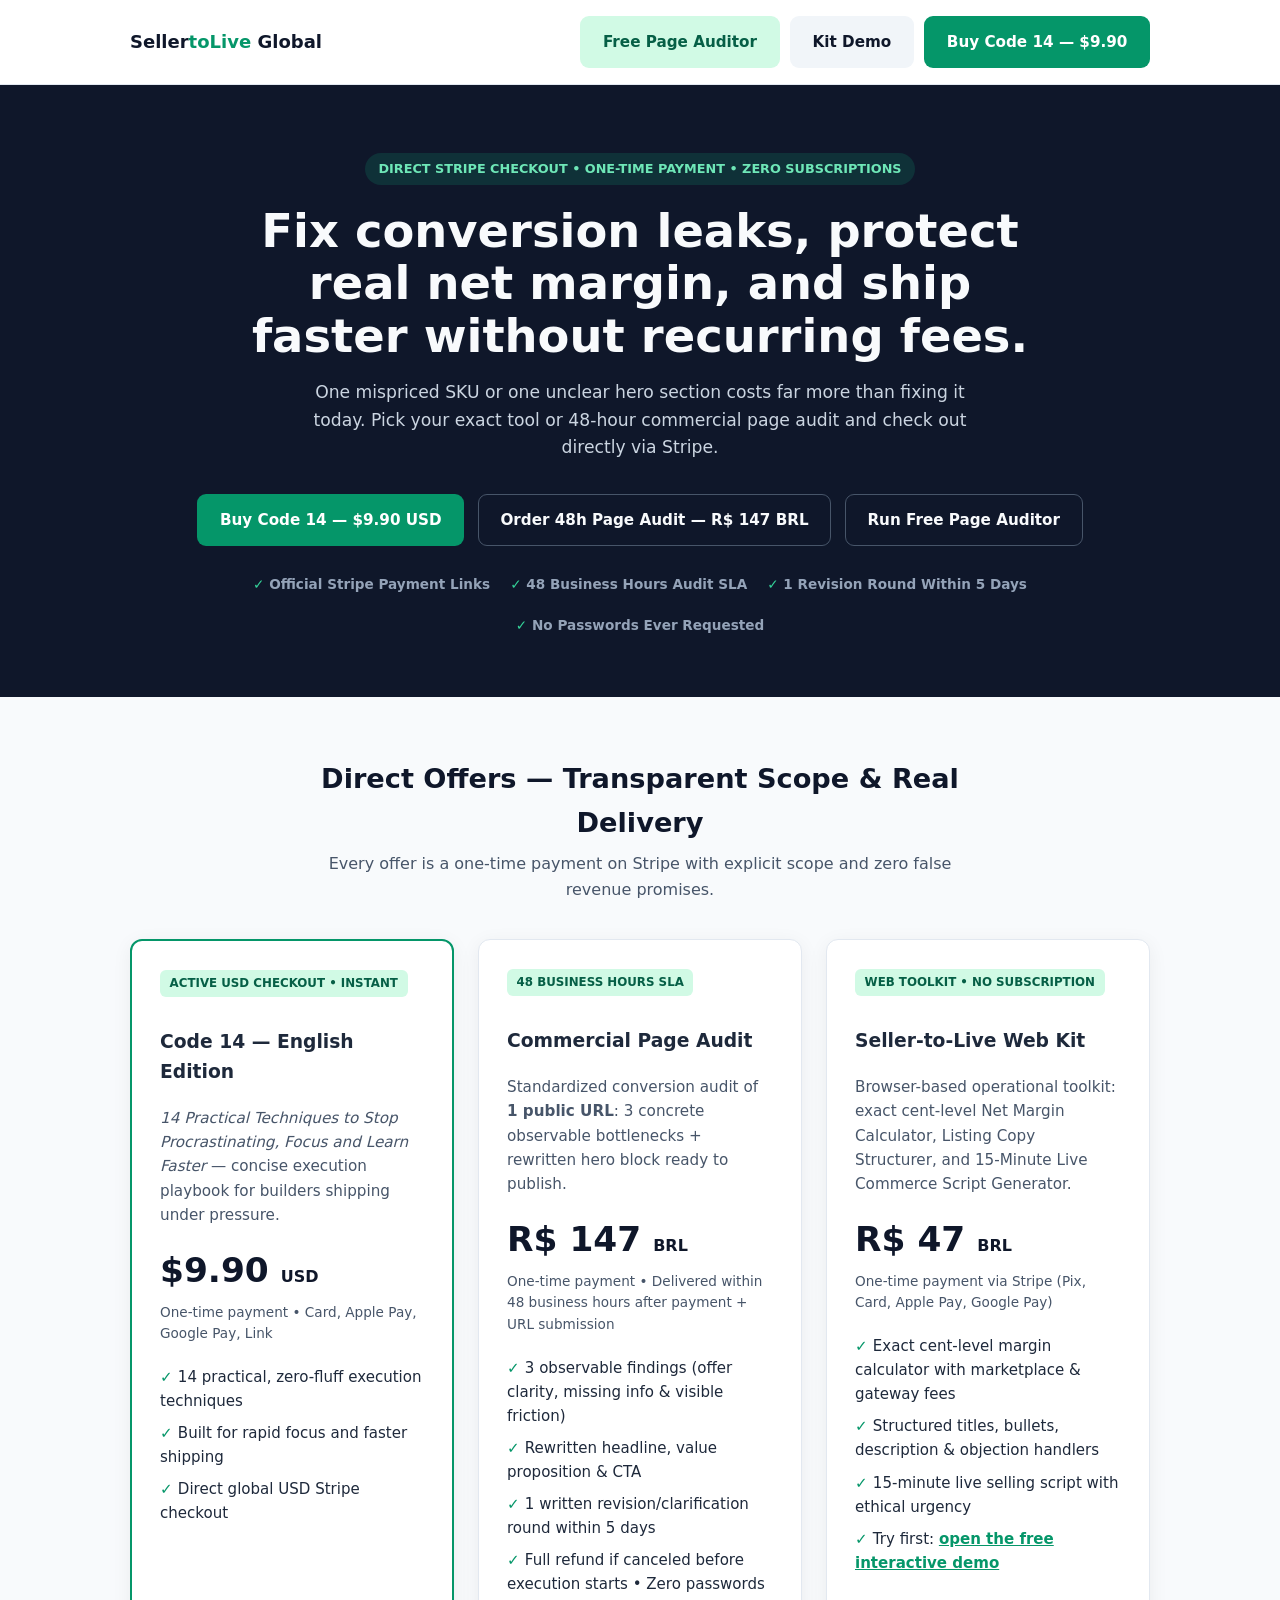
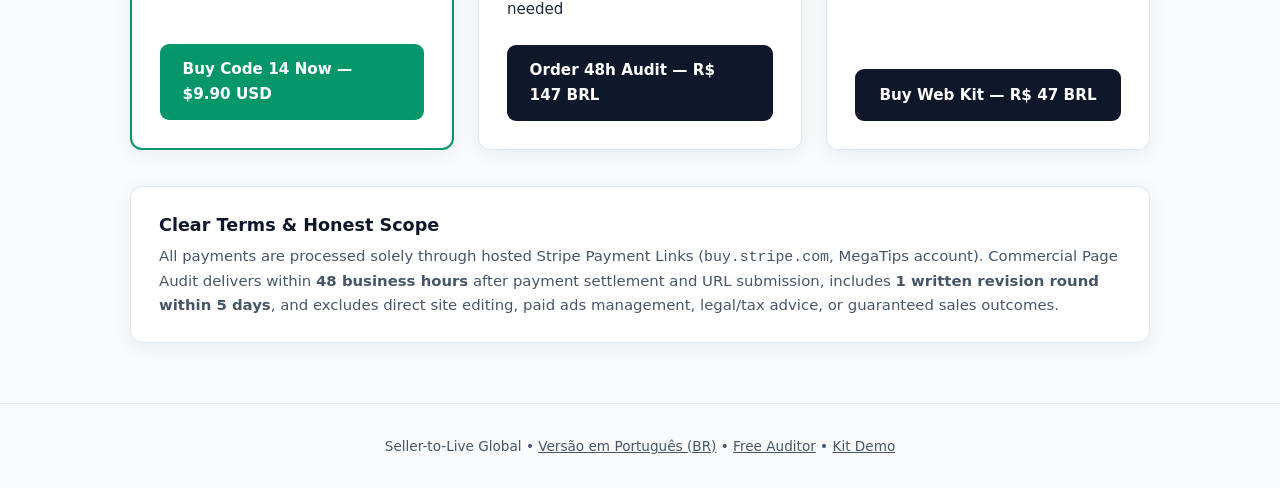
<file: en/index.html>
<!DOCTYPE html>
<html lang="en">
<head>
  <meta charset="UTF-8" />
  <meta name="viewport" content="width=device-width, initial-scale=1.0" />
  <title>Seller-to-Live Global — 48h Commercial Page Audit, Margin Kit &amp; Code 14</title>
  <meta name="description" content="Stop losing sales to broken margins and unclear landing pages. Order a 48h Commercial Page Audit (R$ 147), Seller-to-Live Kit (R$ 47), or Code 14 English Edition ($9.90 USD) via direct Stripe checkout." />
  <style>
    *, *::before, *::after { box-sizing: border-box; }
    :root {
      --bg: #f8fafc;
      --surface: #ffffff;
      --dark: #0f172a;
      --text: #1e293b;
      --muted: #475569;
      --border: #e2e8f0;
      --accent: #059669;
      --accent-hover: #047857;
      --accent-soft: #d1fae5;
      --radius: 12px;
      --shadow: 0 4px 20px rgba(15, 23, 42, 0.06);
    }
    body {
      margin: 0;
      font-family: system-ui, -apple-system, BlinkMacSystemFont, "Segoe UI", Roboto, sans-serif;
      background: var(--bg);
      color: var(--text);
      line-height: 1.6;
    }
    .container { max-width: 1060px; margin: 0 auto; padding: 0 1.25rem; }
    header {
      background: var(--surface);
      border-bottom: 1px solid var(--border);
      padding: 1rem 0;
      position: sticky;
      top: 0;
      z-index: 20;
    }
    .nav-wrap { display: flex; align-items: center; justify-content: space-between; gap: 1rem; flex-wrap: wrap; }
    .brand { font-weight: 800; font-size: 1.125rem; color: var(--dark); text-decoration: none; }
    .brand span { color: var(--accent); }
    .nav-actions { display: flex; gap: 0.65rem; align-items: center; flex-wrap: wrap; }
    .btn {
      display: inline-flex;
      align-items: center;
      justify-content: center;
      padding: 0.8rem 1.35rem;
      border-radius: 9px;
      font-weight: 700;
      font-size: 0.95rem;
      text-decoration: none;
      border: 1.5px solid transparent;
      cursor: pointer;
      transition: background 0.15s ease, border-color 0.15s ease;
    }
    .btn-primary { background: var(--accent); color: #fff; }
    .btn-primary:hover { background: var(--accent-hover); }
    .btn-dark { background: var(--dark); color: #fff; }
    .btn-dark:hover { background: #1e293b; }
    .btn-outline-light { background: transparent; color: #f8fafc; border-color: #475569; }
    .btn-outline-light:hover { border-color: #94a3b8; }
    .btn-soft { background: var(--accent-soft); color: #065f46; }
    .hero {
      background: var(--dark);
      color: #f8fafc;
      padding: 4.25rem 0 3.75rem;
      text-align: center;
    }
    .badge {
      display: inline-block;
      padding: 0.35rem 0.85rem;
      border-radius: 999px;
      background: rgba(16, 185, 129, 0.16);
      color: #6ee7b7;
      font-size: 0.8rem;
      font-weight: 700;
      text-transform: uppercase;
      margin-bottom: 1.25rem;
    }
    .hero h1 {
      margin: 0 auto 1rem;
      max-width: 800px;
      font-size: clamp(1.9rem, 4vw, 2.9rem);
      line-height: 1.14;
    }
    .hero p {
      margin: 0 auto 2rem;
      max-width: 670px;
      color: #cbd5e1;
      font-size: 1.075rem;
    }
    .hero-actions {
      display: flex;
      justify-content: center;
      gap: 0.85rem;
      flex-wrap: wrap;
    }
    .trust-row {
      margin-top: 1.75rem;
      display: flex;
      justify-content: center;
      gap: 1.25rem;
      flex-wrap: wrap;
      font-size: 0.85rem;
      color: #94a3b8;
      font-weight: 600;
    }
    .trust-row span::before { content: "✓ "; color: #34d399; font-weight: 800; }
    .section { padding: 3.75rem 0; }
    .section-head { text-align: center; max-width: 680px; margin: 0 auto 2.25rem; }
    .section-head h2 { margin: 0 0 0.45rem; font-size: 1.7rem; color: var(--dark); }
    .section-head p { margin: 0; color: var(--muted); }
    .pricing-grid {
      display: grid;
      grid-template-columns: repeat(auto-fit, minmax(290px, 1fr));
      gap: 1.5rem;
    }
    .card {
      background: var(--surface);
      border: 1px solid var(--border);
      border-radius: var(--radius);
      padding: 1.75rem;
      box-shadow: var(--shadow);
      display: flex;
      flex-direction: column;
      justify-content: space-between;
    }
    .card.featured { border: 2px solid var(--accent); }
    .tag {
      display: inline-block;
      font-size: 0.74rem;
      font-weight: 800;
      text-transform: uppercase;
      color: #065f46;
      background: var(--accent-soft);
      padding: 0.25rem 0.6rem;
      border-radius: 6px;
      margin-bottom: 0.75rem;
    }
    .price { font-size: 2.15rem; font-weight: 800; margin: 0.5rem 0 0.25rem; color: var(--dark); }
    .sub { font-size: 0.85rem; color: var(--muted); margin-bottom: 1.25rem; }
    ul { list-style: none; padding: 0; margin: 0 0 1.5rem; display: flex; flex-direction: column; gap: 0.5rem; font-size: 0.94rem; }
    li::before { content: "✓ "; color: var(--accent); font-weight: 800; }
    .guarantee-box {
      margin-top: 2.25rem;
      background: var(--surface);
      border: 1px solid var(--border);
      border-radius: var(--radius);
      padding: 1.5rem 1.75rem;
      box-shadow: var(--shadow);
    }
    .guarantee-box h3 { margin: 0 0 0.4rem; color: var(--dark); font-size: 1.1rem; }
    .guarantee-box p { margin: 0; color: var(--muted); font-size: 0.93rem; }
    footer { border-top: 1px solid var(--border); padding: 2rem 0; text-align: center; font-size: 0.85rem; color: var(--muted); }
  </style>
</head>
<body>
  <header>
    <div class="container nav-wrap">
      <a class="brand" href="#top">Seller<span>toLive</span> Global</a>
      <div class="nav-actions">
        <a class="btn btn-soft" href="../auditor/">Free Page Auditor</a>
        <a class="btn" style="background:#f1f5f9;color:var(--dark);" href="../kit/">Kit Demo</a>
        <a class="btn btn-primary" href="https://buy.stripe.com/8x26ozgYmaUb5pi9tL83C02" target="_blank" rel="noopener noreferrer">Buy Code 14 — $9.90</a>
      </div>
    </div>
  </header>

  <main id="top">
    <section class="hero">
      <div class="container">
        <span class="badge">Direct Stripe Checkout &bull; One-Time Payment &bull; Zero Subscriptions</span>
        <h1>Fix conversion leaks, protect real net margin, and ship faster without recurring fees.</h1>
        <p>
          One mispriced SKU or one unclear hero section costs far more than fixing it today.
          Pick your exact tool or 48-hour commercial page audit and check out directly via Stripe.
        </p>
        <div class="hero-actions">
          <a class="btn btn-primary" href="https://buy.stripe.com/8x26ozgYmaUb5pi9tL83C02" target="_blank" rel="noopener noreferrer">Buy Code 14 — $9.90 USD</a>
          <a class="btn btn-outline-light" href="https://buy.stripe.com/aFadR14bAgevg3W7lD83C03" target="_blank" rel="noopener noreferrer">Order 48h Page Audit — R$ 147 BRL</a>
          <a class="btn btn-outline-light" href="../auditor/">Run Free Page Auditor</a>
        </div>
        <div class="trust-row">
          <span>Official Stripe Payment Links</span>
          <span>48 Business Hours Audit SLA</span>
          <span>1 Revision Round Within 5 Days</span>
          <span>No Passwords Ever Requested</span>
        </div>
      </div>
    </section>

    <section id="offers" class="section">
      <div class="container">
        <div class="section-head">
          <h2>Direct Offers — Transparent Scope &amp; Real Delivery</h2>
          <p>Every offer is a one-time payment on Stripe with explicit scope and zero false revenue promises.</p>
        </div>

        <div class="pricing-grid">
          <article class="card featured">
            <div>
              <span class="tag">Active USD Checkout &bull; Instant</span>
              <h3>Code 14 — English Edition</h3>
              <p style="color: var(--muted); font-size: 0.95rem;">
                <em>14 Practical Techniques to Stop Procrastinating, Focus and Learn Faster</em> — concise execution playbook for builders shipping under pressure.
              </p>
              <div class="price">$9.90 <span style="font-size: 1rem; font-weight: 600;">USD</span></div>
              <div class="sub">One-time payment &bull; Card, Apple Pay, Google Pay, Link</div>
              <ul>
                <li>14 practical, zero-fluff execution techniques</li>
                <li>Built for rapid focus and faster shipping</li>
                <li>Direct global USD Stripe checkout</li>
              </ul>
            </div>
            <a class="btn btn-primary" href="https://buy.stripe.com/8x26ozgYmaUb5pi9tL83C02" target="_blank" rel="noopener noreferrer">Buy Code 14 Now — $9.90 USD</a>
          </article>

          <article class="card">
            <div>
              <span class="tag">48 Business Hours SLA</span>
              <h3>Commercial Page Audit</h3>
              <p style="color: var(--muted); font-size: 0.95rem;">
                Standardized conversion audit of <strong>1 public URL</strong>: 3 concrete observable bottlenecks + rewritten hero block ready to publish.
              </p>
              <div class="price">R$ 147 <span style="font-size: 1rem; font-weight: 600;">BRL</span></div>
              <div class="sub">One-time payment &bull; Delivered within 48 business hours after payment + URL submission</div>
              <ul>
                <li>3 observable findings (offer clarity, missing info &amp; visible friction)</li>
                <li>Rewritten headline, value proposition &amp; CTA</li>
                <li>1 written revision/clarification round within 5 days</li>
                <li>Full refund if canceled before execution starts &bull; Zero passwords needed</li>
              </ul>
            </div>
            <a class="btn btn-dark" href="https://buy.stripe.com/aFadR14bAgevg3W7lD83C03" target="_blank" rel="noopener noreferrer">Order 48h Audit — R$ 147 BRL</a>
          </article>

          <article class="card">
            <div>
              <span class="tag">Web Toolkit &bull; No Subscription</span>
              <h3>Seller-to-Live Web Kit</h3>
              <p style="color: var(--muted); font-size: 0.95rem;">
                Browser-based operational toolkit: exact cent-level Net Margin Calculator, Listing Copy Structurer, and 15-Minute Live Commerce Script Generator.
              </p>
              <div class="price">R$ 47 <span style="font-size: 1rem; font-weight: 600;">BRL</span></div>
              <div class="sub">One-time payment via Stripe (Pix, Card, Apple Pay, Google Pay)</div>
              <ul>
                <li>Exact cent-level margin calculator with marketplace &amp; gateway fees</li>
                <li>Structured titles, bullets, description &amp; objection handlers</li>
                <li>15-minute live selling script with ethical urgency</li>
                <li>Try first: <a href="../kit/" style="color: var(--accent); font-weight: 700;">open the free interactive demo</a></li>
              </ul>
            </div>
            <a class="btn btn-dark" href="https://buy.stripe.com/00w9AL23s7HZ8Bu49r83C04" target="_blank" rel="noopener noreferrer">Buy Web Kit — R$ 47 BRL</a>
          </article>
        </div>

        <div class="guarantee-box">
          <h3>Clear Terms &amp; Honest Scope</h3>
          <p>
            All payments are processed solely through hosted Stripe Payment Links (<code>buy.stripe.com</code>, MegaTips account).
            Commercial Page Audit delivers within <strong>48 business hours</strong> after payment settlement and URL submission, includes <strong>1 written revision round within 5 days</strong>, and excludes direct site editing, paid ads management, legal/tax advice, or guaranteed sales outcomes.
          </p>
        </div>
      </div>
    </section>
  </main>

  <footer>
    <div class="container">
      Seller-to-Live Global &bull;
      <a href="../" style="color: inherit;">Versão em Português (BR)</a> &bull;
      <a href="../auditor/" style="color: inherit;">Free Auditor</a> &bull;
      <a href="../kit/" style="color: inherit;">Kit Demo</a>
    </div>
  </footer>
</body>
</html>
</file>
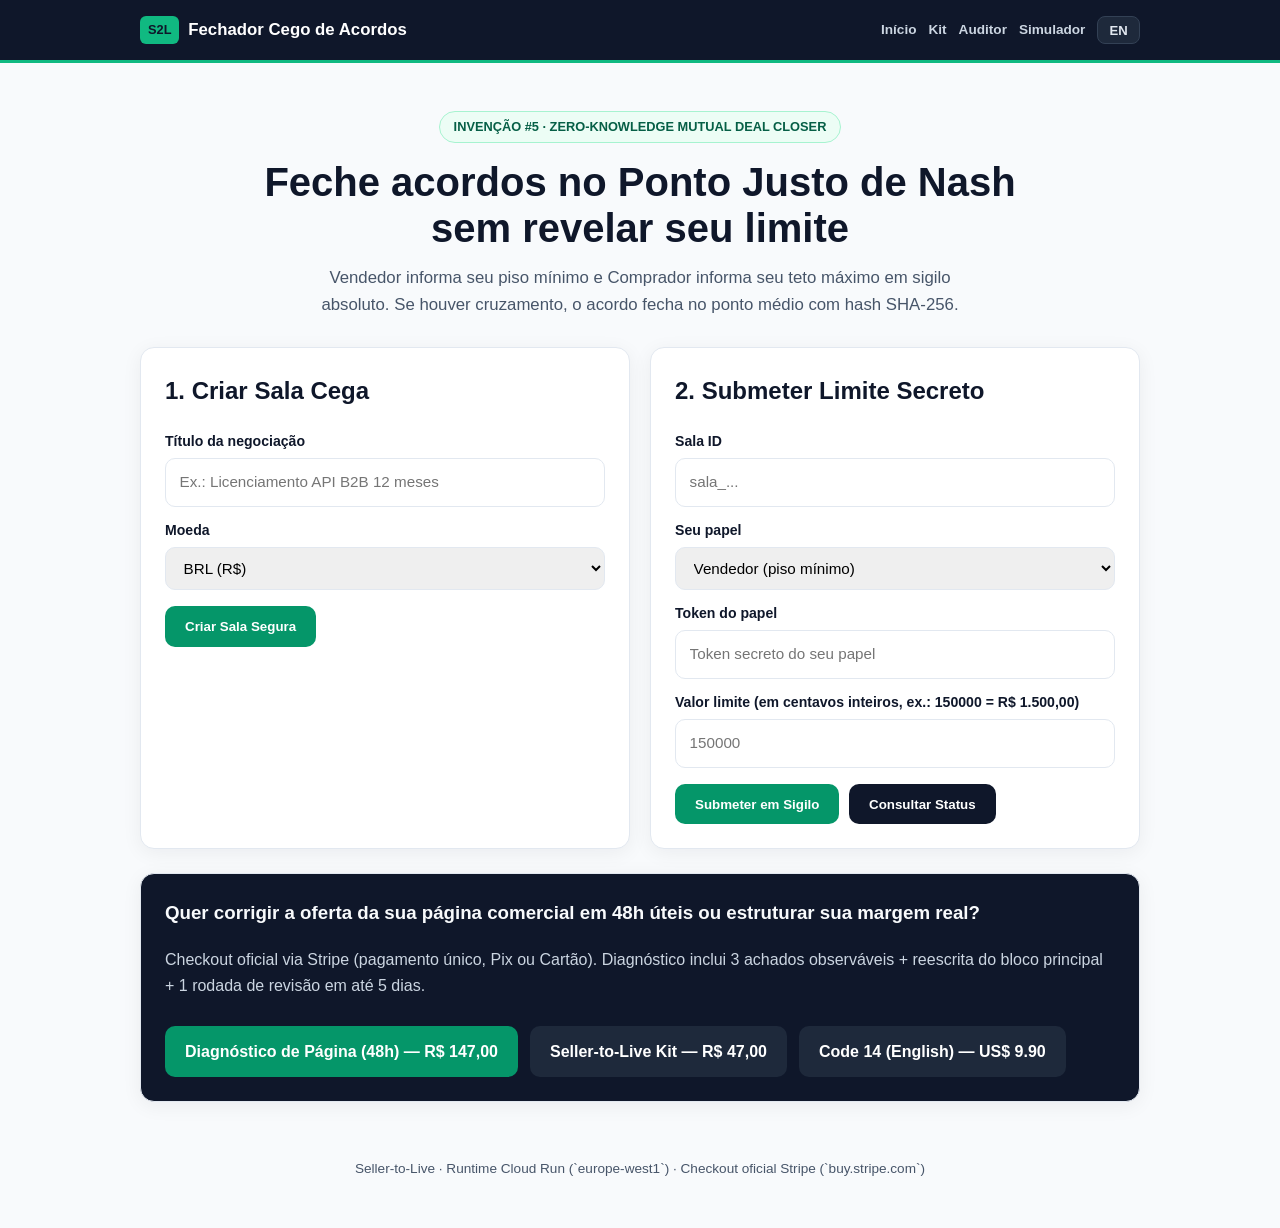
<file: fechador/index.html>
<!DOCTYPE html>
<html lang="pt-BR">
<head>
  <meta charset="UTF-8" />
  <meta name="viewport" content="width=device-width, initial-scale=1.0" />
  <title>Fechador Cego de Acordos (Zero-Knowledge Deal Closer) — Seller-to-Live</title>
  <meta name="description" content="Feche acordos no Ponto Justo de Nash sem revelar seu piso mínimo nem o teto máximo da contraparte." />
  <style>
    :root {
      --bg: #f8fafc; --surface: #ffffff; --ink: #0f172a; --muted: #475569; --border: #e2e8f0;
      --accent: #059669; --accent-hover: #047857; --accent-soft: #ecfdf5; --dark: #0f172a;
      --warn-bg: #fffbeb; --warn-border: #fde68a; --warn-text: #92400e;
      --danger: #dc2626; --radius: 14px; --shadow: 0 4px 20px rgba(15, 23, 42, 0.06);
    }
    *, *::before, *::after { box-sizing: border-box; }
    body { margin: 0; font-family: -apple-system, BlinkMacSystemFont, "Segoe UI", Roboto, Inter, Helvetica, Arial, sans-serif; background: var(--bg); color: var(--ink); line-height: 1.6; }
    .container { width: 100%; max-width: 1040px; margin: 0 auto; padding: 0 1.25rem; }
    .topbar { background: var(--dark); color: #f8fafc; padding: 1rem 0; border-bottom: 3px solid #10b981; }
    .topbar-inner { display: flex; align-items: center; justify-content: space-between; gap: 1rem; flex-wrap: wrap; }
    .logo { font-weight: 800; font-size: 1.05rem; display: flex; align-items: center; gap: 0.55rem; color: #fff; text-decoration: none; }
    .logo-mark { background: #10b981; color: #0f172a; padding: 0.22rem 0.5rem; border-radius: 6px; font-size: 0.8rem; font-weight: 800; }
    .topbar-actions { display: flex; align-items: center; gap: 0.75rem; flex-wrap: wrap; }
    .nav-link { color: #cbd5e1; text-decoration: none; font-size: 0.85rem; font-weight: 600; }
    .nav-link:hover { color: #fff; }
    .lang-btn { background: #1e293b; color: #e2e8f0; border: 1px solid #334155; border-radius: 8px; padding: 0.35rem 0.7rem; font-size: 0.82rem; font-weight: 700; cursor: pointer; }
    .hero { padding: 3rem 0 1.75rem; text-align: center; }
    .eyebrow { display: inline-block; background: var(--accent-soft); color: #065f46; border: 1px solid #a7f3d0; font-size: 0.8rem; font-weight: 700; padding: 0.3rem 0.85rem; border-radius: 999px; margin-bottom: 1rem; }
    .hero h1 { margin: 0 auto 0.85rem; max-width: 780px; font-size: clamp(1.7rem, 4vw, 2.5rem); font-weight: 800; line-height: 1.15; }
    .hero p { margin: 0 auto; max-width: 680px; color: var(--muted); font-size: 1.05rem; }
    .grid-2 { display: grid; grid-template-columns: repeat(auto-fit, minmax(300px, 1fr)); gap: 1.25rem; }
    .card { background: var(--surface); border: 1px solid var(--border); border-radius: var(--radius); box-shadow: var(--shadow); padding: 1.5rem; margin-bottom: 1.5rem; }
    label { display: block; font-weight: 700; font-size: 0.88rem; margin: 0.75rem 0 0.35rem; }
    input, select { width: 100%; padding: 0.7rem 0.85rem; border: 1px solid var(--border); border-radius: 10px; font: inherit; font-size: 0.95rem; }
    .btn { display: inline-flex; align-items: center; justify-content: center; background: var(--accent); color: #fff; border: 0; border-radius: 10px; padding: 0.8rem 1.25rem; font-weight: 700; cursor: pointer; text-decoration: none; margin-top: 1rem; }
    .btn:hover { background: var(--accent-hover); }
    .btn-secondary { background: var(--dark); }
    pre { background: #0f172a; color: #e2e8f0; padding: 1rem; border-radius: 10px; overflow-x: auto; font-size: 0.85rem; }
    .hidden { display: none; }
    .err { color: var(--danger); font-weight: 600; margin-top: 0.75rem; }
    .fallback-box {
      margin-top: 0.9rem;
      padding: 1rem 1.15rem;
      border-radius: 10px;
      background: var(--warn-bg);
      border: 1px solid var(--warn-border);
      color: var(--warn-text);
      font-size: 0.92rem;
    }
    .fallback-box p { margin: 0 0 0.65rem; }
    .fallback-box .btn { margin-top: 0; }
    footer { text-align: center; padding: 2rem 0 3rem; color: var(--muted); font-size: 0.85rem; }
  </style>
</head>
<body>
  <header class="topbar">
    <div class="container topbar-inner">
      <a class="logo" href="../">
        <span class="logo-mark">S2L</span>
        <span data-i18n="brand">Fechador Cego de Acordos</span>
      </a>
      <div class="topbar-actions">
        <a class="nav-link" href="../" data-i18n="navHome">Início</a>
        <a class="nav-link" href="../kit/" data-i18n="navKit">Kit</a>
        <a class="nav-link" href="../auditor/" data-i18n="navAudit">Auditor</a>
        <a class="nav-link" href="../simulador/" data-i18n="navSim">Simulador</a>
        <button class="lang-btn" id="langBtn" type="button">EN</button>
      </div>
    </div>
  </header>

  <main class="container">
    <section class="hero">
      <span class="eyebrow" data-i18n="eyebrow">INVENÇÃO #5 · ZERO-KNOWLEDGE MUTUAL DEAL CLOSER</span>
      <h1 data-i18n="h1">Feche acordos no Ponto Justo de Nash sem revelar seu limite</h1>
      <p data-i18n="sub">Vendedor informa seu piso mínimo e Comprador informa seu teto máximo em sigilo absoluto. Se houver cruzamento, o acordo fecha no ponto médio com hash SHA-256.</p>
    </section>

    <div class="grid-2">
      <section class="card">
        <h2 style="margin-top:0;" data-i18n="c1Title">1. Criar Sala Cega</h2>
        <label for="tituloSala" data-i18n="lblTitulo">Título da negociação</label>
        <input id="tituloSala" type="text" placeholder="Ex.: Licenciamento API B2B 12 meses" />
        <label for="moedaSala" data-i18n="lblMoeda">Moeda</label>
        <select id="moedaSala">
          <option value="BRL">BRL (R$)</option>
          <option value="USD">USD (US$)</option>
          <option value="EUR">EUR (€)</option>
        </select>
        <button class="btn" id="criarBtn" type="button" data-i18n="btnCriar">Criar Sala Segura</button>
        <div id="criarErr" class="err hidden"></div>
        <div id="criarFallback" class="fallback-box hidden"></div>
        <pre id="criarOut" class="hidden"></pre>
      </section>

      <section class="card">
        <h2 style="margin-top:0;" data-i18n="c2Title">2. Submeter Limite Secreto</h2>
        <label for="salaIdInput">Sala ID</label>
        <input id="salaIdInput" type="text" placeholder="sala_..." />
        <label for="papelInput" data-i18n="lblPapel">Seu papel</label>
        <select id="papelInput">
          <option value="vendedor">Vendedor (piso mínimo)</option>
          <option value="comprador">Comprador (teto máximo)</option>
        </select>
        <label for="tokenInput">Token do papel</label>
        <input id="tokenInput" type="text" placeholder="Token secreto do seu papel" />
        <label for="limiteInput" data-i18n="lblLimite">Valor limite (em centavos inteiros, ex.: 150000 = R$ 1.500,00)</label>
        <input id="limiteInput" type="number" min="1" step="1" placeholder="150000" />
        <div style="display:flex;gap:0.6rem;flex-wrap:wrap;">
          <button class="btn" id="submeterBtn" type="button" data-i18n="btnSub">Submeter em Sigilo</button>
          <button class="btn btn-secondary" id="statusBtn" type="button" data-i18n="btnStatus">Consultar Status</button>
        </div>
        <div id="subErr" class="err hidden"></div>
        <div id="subFallback" class="fallback-box hidden"></div>
        <pre id="subOut" class="hidden"></pre>
      </section>
    </div>

    <section class="card" style="background:#0f172a;color:#f8fafc;">
      <h3 style="margin-top:0;" data-i18n="ctaTitle">Quer corrigir a oferta da sua página comercial em 48h úteis ou estruturar sua margem real?</h3>
      <p style="color:#cbd5e1;margin:0 0 0.75rem;" data-i18n="ctaSub">Checkout oficial via Stripe (pagamento único, Pix ou Cartão). Diagnóstico inclui 3 achados observáveis + reescrita do bloco principal + 1 rodada de revisão em até 5 dias.</p>
      <div style="display:flex;gap:0.75rem;flex-wrap:wrap;">
        <a class="btn" href="https://buy.stripe.com/aFadR14bAgevg3W7lD83C03" target="_blank" rel="noopener noreferrer" data-i18n="ctaDiag">Diagnóstico de Página (48h) — R$ 147,00</a>
        <a class="btn" style="background:#1e293b;" href="https://buy.stripe.com/00w9AL23s7HZ8Bu49r83C04" target="_blank" rel="noopener noreferrer" data-i18n="ctaKit">Seller-to-Live Kit — R$ 47,00</a>
        <a class="btn" style="background:#1e293b;" href="https://buy.stripe.com/8x26ozgYmaUb5pi9tL83C02" target="_blank" rel="noopener noreferrer" data-i18n="ctaUsd">Code 14 (English) — US$ 9.90</a>
      </div>
    </section>
  </main>

  <footer>
    <div class="container">Seller-to-Live · Runtime Cloud Run (`europe-west1`) · Checkout oficial Stripe (`buy.stripe.com`)</div>
  </footer>

  <script>
    const API_BASE = 'https://seller-to-live-runtime-git-339990226206.europe-west1.run.app';
    const STRIPE_DIAGNOSTICO = 'https://buy.stripe.com/aFadR14bAgevg3W7lD83C03';
    let lang = 'pt';
    const i18n = {
      pt: {
        brand: 'Fechador Cego de Acordos', navHome: 'Início', navKit: 'Kit', navAudit: 'Auditor', navSim: 'Simulador',
        eyebrow: 'INVENÇÃO #5 · ZERO-KNOWLEDGE MUTUAL DEAL CLOSER',
        h1: 'Feche acordos no Ponto Justo de Nash sem revelar seu limite',
        sub: 'Vendedor informa seu piso mínimo e Comprador informa seu teto máximo em sigilo absoluto. Se houver cruzamento, o acordo fecha no ponto médio com hash SHA-256.',
        c1Title: '1. Criar Sala Cega', lblTitulo: 'Título da negociação', lblMoeda: 'Moeda', btnCriar: 'Criar Sala Segura',
        c2Title: '2. Submeter Limite Secreto', lblPapel: 'Seu papel',
        lblLimite: 'Valor limite (em centavos inteiros, ex.: 150000 = R$ 1.500,00)',
        btnSub: 'Submeter em Sigilo', btnStatus: 'Consultar Status',
        ctaTitle: 'Quer corrigir a oferta da sua página comercial em 48h úteis ou estruturar sua margem real?',
        ctaSub: 'Checkout oficial via Stripe (pagamento único, Pix ou Cartão). Diagnóstico inclui 3 achados observáveis + reescrita do bloco principal + 1 rodada de revisão em até 5 dias.',
        ctaDiag: 'Diagnóstico de Página (48h) — R$ 147,00',
        ctaKit: 'Seller-to-Live Kit — R$ 47,00',
        ctaUsd: 'Code 14 (English) — US$ 9.90',
        fallbackMsg: 'O serviço interativo do Fechador Cego está temporariamente indisponível ou em atualização no Cloud Run. Enquanto isso, você pode contratar o Diagnóstico de Página Comercial (entrega em até 48h úteis):',
        fallbackCta: 'Contratar Diagnóstico em 48h — R$ 147,00'
      },
      en: {
        brand: 'Zero-Knowledge Deal Closer', navHome: 'Home', navKit: 'Kit', navAudit: 'Auditor', navSim: 'Simulator',
        eyebrow: 'INVENTION #5 · ZERO-KNOWLEDGE MUTUAL DEAL CLOSER',
        h1: 'Close deals at the Fair Nash Point without leaking your limit',
        sub: 'Seller submits their minimum floor and Buyer submits their maximum cap in strict secrecy. If they overlap, the deal closes at the midpoint with a SHA-256 proof.',
        c1Title: '1. Create Blind Room', lblTitulo: 'Deal title', lblMoeda: 'Currency', btnCriar: 'Create Secure Room',
        c2Title: '2. Submit Secret Limit', lblPapel: 'Your role',
        lblLimite: 'Limit value (integer cents, e.g. 150000 = $1,500.00)',
        btnSub: 'Submit Secretly', btnStatus: 'Check Status',
        ctaTitle: 'Need a 48h Commercial Page Diagnosis or real-margin pricing tools?',
        ctaSub: 'Official Stripe one-time checkout. Page Diagnosis includes 3 observable findings + rewritten hero block + 1 revision round within 5 days.',
        ctaDiag: '48h Page Diagnosis — R$ 147,00',
        ctaKit: 'Seller-to-Live Kit — R$ 47,00',
        ctaUsd: 'Code 14 (English) — US$ 9.90',
        fallbackMsg: 'The interactive Blind Closer endpoint is temporarily unavailable or updating on Cloud Run. You can still order our assisted Commercial Page Diagnosis (delivered in 48 business hours):',
        fallbackCta: 'Order 48h Diagnosis — R$ 147,00'
      }
    };

    document.getElementById('langBtn').addEventListener('click', () => {
      lang = lang === 'pt' ? 'en' : 'pt';
      document.getElementById('langBtn').textContent = lang === 'pt' ? 'EN' : 'PT';
      document.querySelectorAll('[data-i18n]').forEach((el) => {
        const k = el.getAttribute('data-i18n');
        if (i18n[lang][k]) el.textContent = i18n[lang][k];
      });
    });

    function showFallback(box) {
      box.textContent = '';
      const p = document.createElement('p');
      p.textContent = i18n[lang].fallbackMsg;
      const a = document.createElement('a');
      a.href = STRIPE_DIAGNOSTICO;
      a.target = '_blank';
      a.rel = 'noopener noreferrer';
      a.className = 'btn';
      a.textContent = i18n[lang].fallbackCta;
      box.append(p, a);
      box.classList.remove('hidden');
    }

    async function postJson(path, payload) {
      let resp;
      try {
        resp = await fetch(`${API_BASE}${path}`, {
          method: 'POST',
          headers: { 'Content-Type': 'application/json' },
          body: JSON.stringify(payload)
        });
      } catch (_netErr) {
        const err = new Error('SERVICE_UNAVAILABLE');
        err.isFallback = true;
        throw err;
      }

      if (resp.status === 404 || resp.status >= 500) {
        const err = new Error('SERVICE_UNAVAILABLE');
        err.isFallback = true;
        throw err;
      }

      let data;
      try {
        data = await resp.json();
      } catch (_parseErr) {
        const err = new Error('SERVICE_UNAVAILABLE');
        err.isFallback = true;
        throw err;
      }
      if (!resp.ok) throw new Error(data.erro || 'Erro na operação');
      return data;
    }

    document.getElementById('criarBtn').addEventListener('click', async () => {
      const err = document.getElementById('criarErr');
      const fb = document.getElementById('criarFallback');
      const out = document.getElementById('criarOut');
      err.classList.add('hidden'); fb.classList.add('hidden'); out.classList.add('hidden');
      try {
        const res = await postJson('/api/deal-closer/criar', {
          titulo: document.getElementById('tituloSala').value,
          moeda: document.getElementById('moedaSala').value,
          prazo_horas: 24
        });
        document.getElementById('salaIdInput').value = res.sala_id;
        document.getElementById('tokenInput').value = res.token_vendedor;
        out.textContent = JSON.stringify(res, null, 2);
        out.classList.remove('hidden');
      } catch (e) {
        if (e.isFallback) { showFallback(fb); return; }
        err.textContent = e.message; err.classList.remove('hidden');
      }
    });

    document.getElementById('submeterBtn').addEventListener('click', async () => {
      const err = document.getElementById('subErr');
      const fb = document.getElementById('subFallback');
      const out = document.getElementById('subOut');
      err.classList.add('hidden'); fb.classList.add('hidden'); out.classList.add('hidden');
      try {
        const res = await postJson('/api/deal-closer/submeter', {
          sala_id: document.getElementById('salaIdInput').value.trim(),
          papel: document.getElementById('papelInput').value,
          token: document.getElementById('tokenInput').value.trim(),
          limite_centavos: parseInt(document.getElementById('limiteInput').value, 10)
        });
        out.textContent = JSON.stringify(res, null, 2);
        out.classList.remove('hidden');
      } catch (e) {
        if (e.isFallback) { showFallback(fb); return; }
        err.textContent = e.message; err.classList.remove('hidden');
      }
    });

    document.getElementById('statusBtn').addEventListener('click', async () => {
      const err = document.getElementById('subErr');
      const fb = document.getElementById('subFallback');
      const out = document.getElementById('subOut');
      err.classList.add('hidden'); fb.classList.add('hidden'); out.classList.add('hidden');
      try {
        const res = await postJson('/api/deal-closer/status', {
          sala_id: document.getElementById('salaIdInput').value.trim(),
          papel: document.getElementById('papelInput').value,
          token: document.getElementById('tokenInput').value.trim()
        });
        out.textContent = JSON.stringify(res, null, 2);
        out.classList.remove('hidden');
      } catch (e) {
        if (e.isFallback) { showFallback(fb); return; }
        err.textContent = e.message; err.classList.remove('hidden');
      }
    });
  </script>
</body>
</html>
</file>
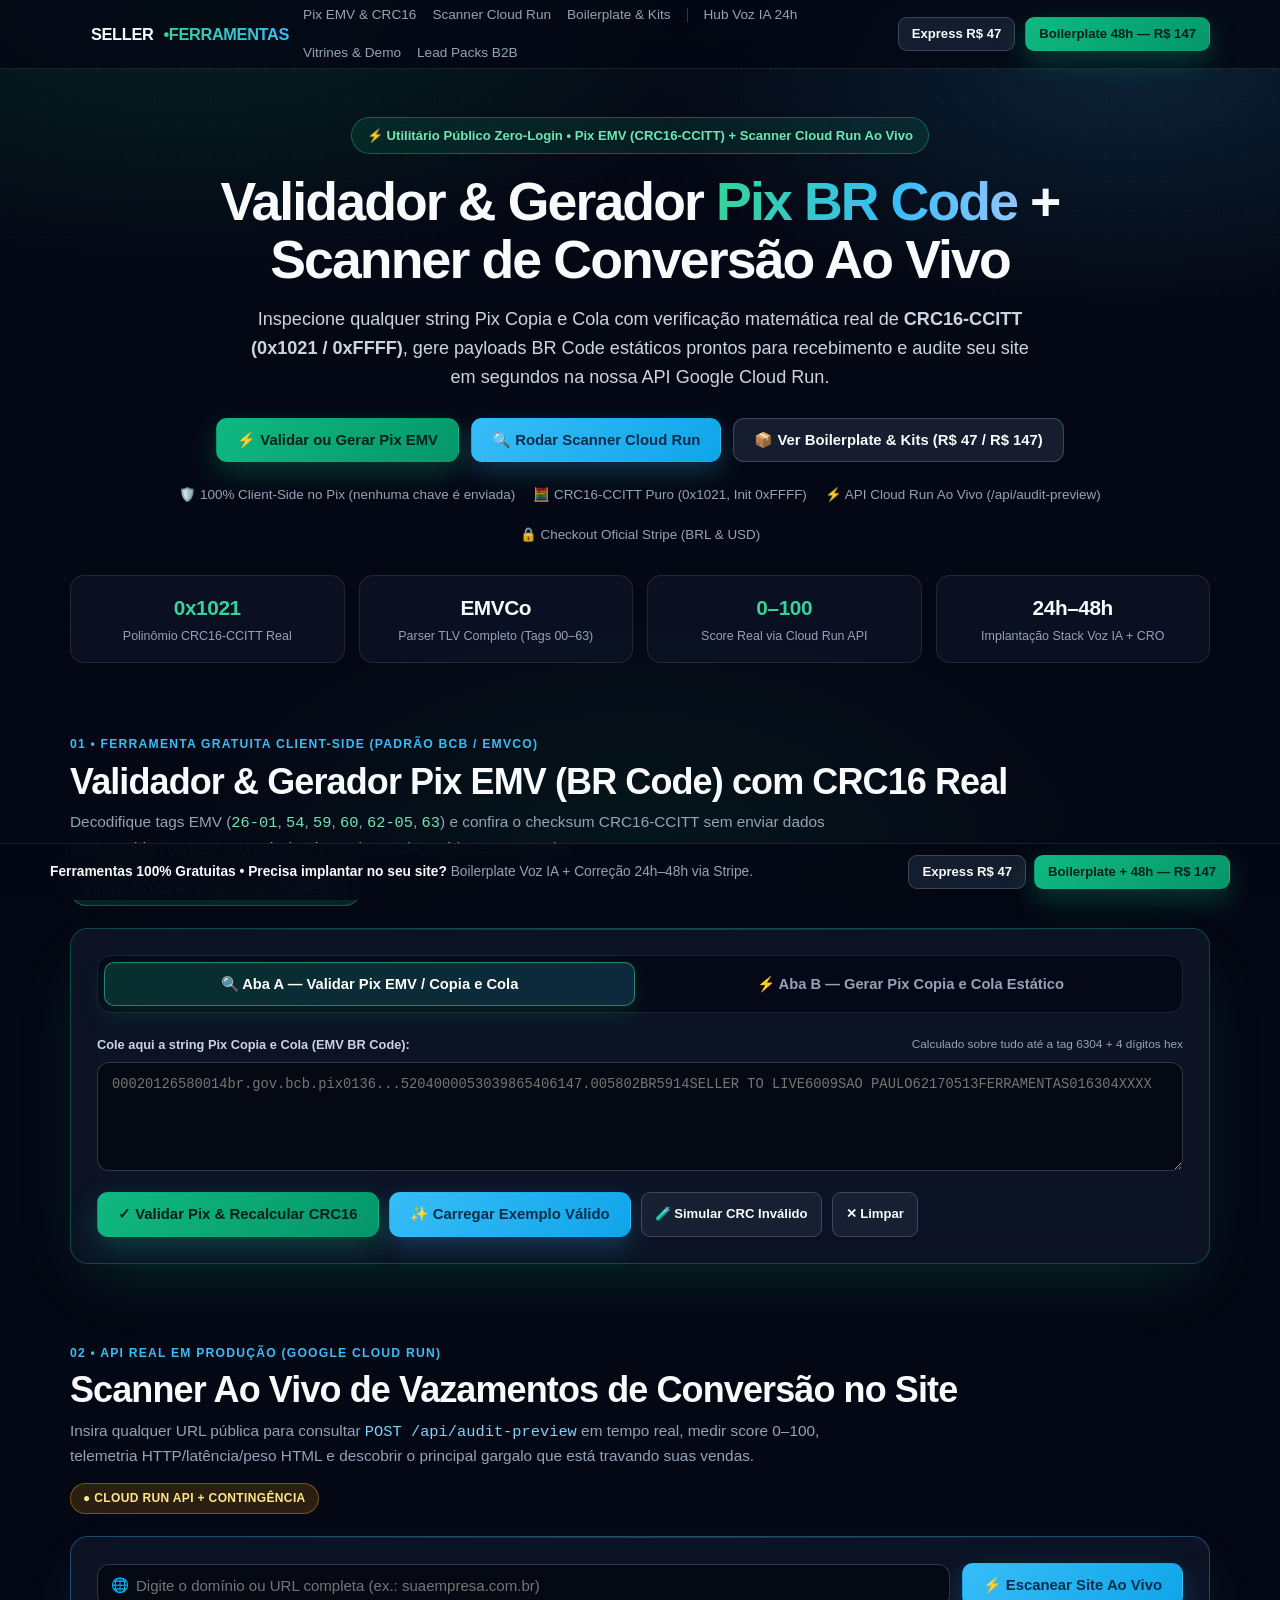
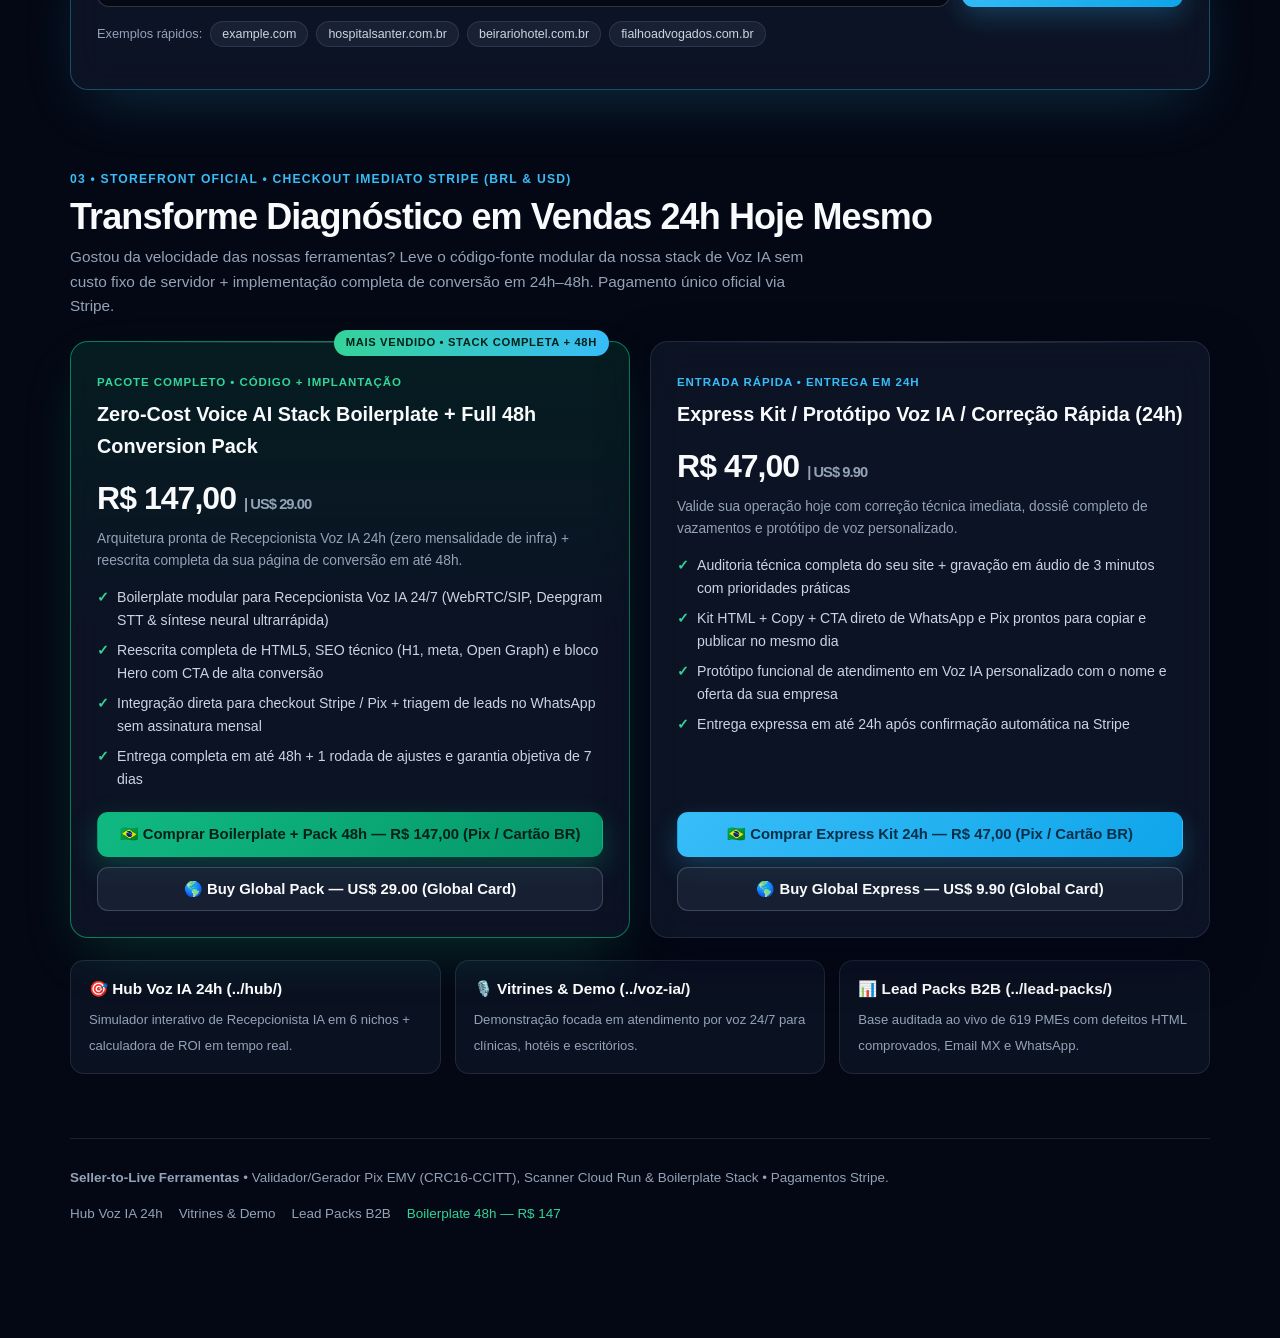
<file: ferramentas/index.html>
<!DOCTYPE html>
<html lang="pt-BR">
<head>
  <meta charset="UTF-8" />
  <meta name="viewport" content="width=device-width, initial-scale=1.0" />
  <title>Validador &amp; Gerador Pix EMV + Scanner de Conversão | Seller-to-Live Ferramentas</title>
  <link rel="icon" href="data:image/svg+xml,%3Csvg xmlns='http://www.w3.org/2000/svg' viewBox='0 0 64 64'%3E%3Crect width='64' height='64' rx='14' fill='%230b1326'/%3E%3Ctext x='50%25' y='55%25' dominant-baseline='middle' text-anchor='middle' font-size='34' fill='%2334d399'%3E%E2%9A%A1%3C/text%3E%3C/svg%3E" />
  <meta name="description" content="Ferramentas gratuitas 100% client-side para devs, e-commerces e agências: Validador e Gerador Pix EMV (BR Code) com CRC16-CCITT real + Scanner de Conversão Ao Vivo no Google Cloud Run." />
  <style>
    :root {
      --bg: #040814;
      --bg-elevated: #0b1326;
      --glass: rgba(15, 23, 42, 0.74);
      --glass-strong: rgba(15, 23, 42, 0.92);
      --surface-2: rgba(30, 41, 59, 0.58);
      --border: rgba(148, 163, 184, 0.16);
      --border-strong: rgba(148, 163, 184, 0.3);
      --text: #f8fafc;
      --text-soft: #cbd5e1;
      --muted: #94a3b8;
      --emerald: #10b981;
      --emerald-bright: #34d399;
      --emerald-dark: #022c22;
      --cyan: #38bdf8;
      --cyan-dark: #082f49;
      --amber: #f59e0b;
      --danger: #f43f5e;
      --radius: 18px;
      --radius-sm: 11px;
      --shadow-glow: 0 22px 60px -15px rgba(16, 185, 129, 0.22);
      --shadow-card: 0 18px 48px rgba(2, 6, 23, 0.55);
      --mono: ui-monospace, SFMono-Regular, Menlo, Monaco, Consolas, "Liberation Mono", monospace;
    }

    *, *::before, *::after {
      box-sizing: border-box;
      margin: 0;
      padding: 0;
    }

    html {
      scroll-behavior: smooth;
    }

    body {
      font-family: -apple-system, BlinkMacSystemFont, "Segoe UI", Roboto, Inter, "Helvetica Neue", Arial, sans-serif;
      background-color: var(--bg);
      color: var(--text);
      line-height: 1.6;
      -webkit-font-smoothing: antialiased;
      overflow-x: hidden;
      padding-bottom: 92px;
      position: relative;
    }

    body::before {
      content: "";
      position: fixed;
      inset: 0;
      z-index: -2;
      background:
        radial-gradient(ellipse 68% 45% at 15% 0%, rgba(16, 185, 129, 0.15), transparent 65%),
        radial-gradient(ellipse 60% 42% at 88% 8%, rgba(56, 189, 248, 0.14), transparent 62%),
        radial-gradient(ellipse 50% 40% at 50% 95%, rgba(16, 185, 129, 0.08), transparent 70%),
        var(--bg);
    }

    body::after {
      content: "";
      position: fixed;
      inset: 0;
      z-index: -1;
      background-image: radial-gradient(rgba(148, 163, 184, 0.11) 1px, transparent 1px);
      background-size: 28px 28px;
      mask-image: linear-gradient(180deg, rgba(0, 0, 0, 0.65) 0%, rgba(0, 0, 0, 0.12) 70%, transparent 100%);
      pointer-events: none;
    }

    a {
      color: inherit;
      text-decoration: none;
    }

    button, input, select, textarea {
      font-family: inherit;
    }

    .container {
      width: 100%;
      max-width: 1180px;
      margin: 0 auto;
      padding: 0 20px;
    }

    /* Header */
    .site-header {
      position: sticky;
      top: 0;
      z-index: 60;
      background: rgba(4, 8, 20, 0.84);
      backdrop-filter: blur(16px);
      -webkit-backdrop-filter: blur(16px);
      border-bottom: 1px solid var(--border);
    }

    .nav-bar {
      display: flex;
      align-items: center;
      justify-content: space-between;
      gap: 14px;
      min-height: 68px;
    }

    .brand {
      display: inline-flex;
      align-items: center;
      gap: 10px;
      font-weight: 850;
      font-size: 1.02rem;
      letter-spacing: -0.02em;
      white-space: nowrap;
    }

    .brand-pulse {
      width: 11px;
      height: 11px;
      border-radius: 50%;
      background: var(--emerald-bright);
      box-shadow: 0 0 0 0 rgba(52, 211, 153, 0.65);
      animation: pulseDot 2.1s infinite;
    }

    @keyframes pulseDot {
      0% { box-shadow: 0 0 0 0 rgba(52, 211, 153, 0.65); }
      70% { box-shadow: 0 0 0 10px rgba(52, 211, 153, 0); }
      100% { box-shadow: 0 0 0 0 rgba(52, 211, 153, 0); }
    }

    .brand span {
      background: linear-gradient(90deg, var(--emerald-bright), var(--cyan));
      -webkit-background-clip: text;
      -webkit-text-fill-color: transparent;
    }

    .nav-links {
      display: flex;
      align-items: center;
      gap: 16px;
      font-size: 0.85rem;
      color: var(--muted);
      flex-wrap: wrap;
    }

    .nav-links a {
      transition: color 0.15s ease;
      white-space: nowrap;
    }

    .nav-links a:hover {
      color: var(--text);
    }

    .nav-links .nav-sep {
      width: 1px;
      height: 14px;
      background: var(--border-strong);
    }

    .nav-actions {
      display: flex;
      align-items: center;
      gap: 10px;
      flex-shrink: 0;
    }

    .mobile-eco-bar {
      display: none;
      border-top: 1px solid var(--border);
      padding: 8px 0;
      gap: 12px;
      overflow-x: auto;
      font-size: 0.8rem;
      color: var(--text-soft);
    }

    .mobile-eco-bar a {
      white-space: nowrap;
      padding: 4px 10px;
      border-radius: 999px;
      background: rgba(30, 41, 59, 0.62);
      border: 1px solid var(--border);
    }

    /* Buttons */
    .btn {
      display: inline-flex;
      align-items: center;
      justify-content: center;
      gap: 8px;
      padding: 12px 20px;
      border-radius: var(--radius-sm);
      font-weight: 750;
      font-size: 0.93rem;
      border: 1px solid transparent;
      cursor: pointer;
      transition: transform 0.15s ease, box-shadow 0.15s ease, background 0.15s ease, border-color 0.15s ease;
      text-align: center;
      line-height: 1.25;
    }

    .btn:hover:not(:disabled) {
      transform: translateY(-1px);
    }

    .btn:active:not(:disabled) {
      transform: translateY(0);
    }

    .btn:disabled {
      opacity: 0.65;
      cursor: wait;
    }

    .btn-primary {
      background: linear-gradient(135deg, var(--emerald), #059669);
      color: #022017;
      box-shadow: 0 10px 28px rgba(16, 185, 129, 0.28);
    }

    .btn-primary:hover:not(:disabled) {
      background: linear-gradient(135deg, var(--emerald-bright), var(--emerald));
      box-shadow: 0 14px 34px rgba(16, 185, 129, 0.42);
    }

    .btn-cyan {
      background: linear-gradient(135deg, var(--cyan), #0ea5e9);
      color: var(--cyan-dark);
      box-shadow: 0 10px 26px rgba(56, 189, 248, 0.24);
    }

    .btn-cyan:hover:not(:disabled) {
      background: linear-gradient(135deg, #7dd3fc, var(--cyan));
    }

    .btn-glass {
      background: rgba(30, 41, 59, 0.68);
      border-color: var(--border-strong);
      color: var(--text);
    }

    .btn-glass:hover:not(:disabled) {
      border-color: rgba(56, 189, 248, 0.55);
      background: rgba(30, 41, 59, 0.92);
    }

    .btn-sm {
      padding: 8px 13px;
      font-size: 0.82rem;
      border-radius: 9px;
    }

    /* Glass Cards */
    .glass-card {
      background: var(--glass);
      backdrop-filter: blur(18px);
      -webkit-backdrop-filter: blur(18px);
      border: 1px solid var(--border);
      border-radius: var(--radius);
      padding: 26px;
      box-shadow: var(--shadow-card);
      position: relative;
    }

    .glass-card::before {
      content: "";
      position: absolute;
      inset: 0 20px auto 20px;
      height: 1px;
      background: linear-gradient(90deg, transparent, rgba(255, 255, 255, 0.16), transparent);
      pointer-events: none;
    }

    /* Hero */
    .hero {
      padding: 48px 0 32px;
      text-align: center;
    }

    .eyebrow-pill {
      display: inline-flex;
      align-items: center;
      gap: 8px;
      padding: 7px 15px;
      border-radius: 999px;
      background: rgba(16, 185, 129, 0.12);
      border: 1px solid rgba(52, 211, 153, 0.34);
      color: #6ee7b7;
      font-size: 0.82rem;
      font-weight: 700;
      margin-bottom: 18px;
    }

    .hero h1 {
      font-size: clamp(1.95rem, 4.5vw, 3.35rem);
      line-height: 1.09;
      font-weight: 900;
      letter-spacing: -0.035em;
      max-width: 920px;
      margin: 0 auto 16px;
    }

    .gradient-text {
      background: linear-gradient(95deg, var(--emerald-bright) 0%, var(--cyan) 60%, #93c5fd 100%);
      -webkit-background-clip: text;
      -webkit-text-fill-color: transparent;
    }

    .hero-sub {
      font-size: clamp(0.98rem, 1.5vw, 1.13rem);
      color: var(--text-soft);
      max-width: 780px;
      margin: 0 auto 26px;
    }

    .hero-ctas {
      display: flex;
      flex-wrap: wrap;
      justify-content: center;
      gap: 12px;
      margin-bottom: 22px;
    }

    .trust-row {
      display: flex;
      flex-wrap: wrap;
      justify-content: center;
      gap: 18px;
      color: var(--muted);
      font-size: 0.84rem;
    }

    .kpi-strip {
      display: grid;
      grid-template-columns: repeat(4, 1fr);
      gap: 14px;
      margin-top: 30px;
    }

    .kpi-item {
      background: rgba(15, 23, 42, 0.6);
      border: 1px solid var(--border);
      border-radius: 14px;
      padding: 15px 14px;
      text-align: center;
    }

    .kpi-val {
      font-size: 1.3rem;
      font-weight: 850;
      letter-spacing: -0.02em;
      color: var(--text);
    }

    .kpi-val.accent {
      color: var(--emerald-bright);
    }

    .kpi-lbl {
      font-size: 0.78rem;
      color: var(--muted);
      margin-top: 3px;
    }

    /* Section Headers */
    .section {
      padding: 40px 0;
    }

    .section-head {
      display: flex;
      align-items: flex-end;
      justify-content: space-between;
      flex-wrap: wrap;
      gap: 14px;
      margin-bottom: 22px;
    }

    .section-kicker {
      font-size: 0.76rem;
      font-weight: 800;
      text-transform: uppercase;
      letter-spacing: 0.1em;
      color: var(--cyan);
      margin-bottom: 6px;
    }

    .section h2 {
      font-size: clamp(1.5rem, 3vw, 2.25rem);
      font-weight: 850;
      letter-spacing: -0.025em;
      line-height: 1.15;
    }

    .section-desc {
      color: var(--muted);
      max-width: 760px;
      margin-top: 8px;
      font-size: 0.96rem;
    }

    /* Badges */
    .status-badge {
      display: inline-flex;
      align-items: center;
      gap: 6px;
      padding: 5px 12px;
      border-radius: 999px;
      font-size: 0.75rem;
      font-weight: 800;
      letter-spacing: 0.03em;
      text-transform: uppercase;
    }

    .badge-live {
      background: rgba(16, 185, 129, 0.16);
      color: #6ee7b7;
      border: 1px solid rgba(16, 185, 129, 0.42);
    }

    .badge-fallback {
      background: rgba(245, 158, 11, 0.16);
      color: #fcd34d;
      border: 1px solid rgba(245, 158, 11, 0.4);
    }

    .badge-danger {
      background: rgba(244, 63, 94, 0.18);
      color: #fda4af;
      border: 1px solid rgba(244, 63, 94, 0.45);
    }

    .badge-warn {
      background: rgba(245, 158, 11, 0.16);
      color: #fde68a;
      border: 1px solid rgba(245, 158, 11, 0.4);
    }

    .badge-ok {
      background: rgba(16, 185, 129, 0.16);
      color: #6ee7b7;
      border: 1px solid rgba(16, 185, 129, 0.42);
    }

    .badge-cyan {
      background: rgba(56, 189, 248, 0.15);
      color: #7dd3fc;
      border: 1px solid rgba(56, 189, 248, 0.4);
    }

    /* Form Controls */
    .field-label {
      display: flex;
      align-items: center;
      justify-content: space-between;
      gap: 8px;
      font-size: 0.8rem;
      font-weight: 700;
      color: var(--text-soft);
      margin-bottom: 7px;
    }

    .field-hint {
      font-size: 0.74rem;
      font-weight: 500;
      color: var(--muted);
    }

    .field-input, .field-select, .field-textarea {
      width: 100%;
      background: rgba(4, 8, 20, 0.88);
      border: 1px solid var(--border-strong);
      color: var(--text);
      padding: 12px 14px;
      border-radius: 12px;
      font-size: 0.94rem;
      outline: none;
      transition: border-color 0.15s ease, box-shadow 0.15s ease;
    }

    .field-textarea {
      font-family: var(--mono);
      font-size: 0.86rem;
      line-height: 1.5;
      resize: vertical;
    }

    .field-input.with-prefix {
      padding-left: 38px;
    }

    .field-input:focus, .field-select:focus, .field-textarea:focus {
      border-color: var(--cyan);
      box-shadow: 0 0 0 3px rgba(56, 189, 248, 0.16);
    }

    /* Pix Tool */
    .pix-shell {
      border-color: rgba(16, 185, 129, 0.34);
      box-shadow: 0 24px 64px -22px rgba(16, 185, 129, 0.22);
    }

    .tool-tabs {
      display: grid;
      grid-template-columns: 1fr 1fr;
      gap: 10px;
      padding: 6px;
      border-radius: 14px;
      background: rgba(4, 8, 20, 0.8);
      border: 1px solid var(--border);
      margin-bottom: 22px;
    }

    .tool-tab-btn {
      padding: 12px 16px;
      border-radius: 10px;
      border: 1px solid transparent;
      background: transparent;
      color: var(--muted);
      font-weight: 800;
      font-size: 0.92rem;
      cursor: pointer;
      transition: all 0.16s ease;
    }

    .tool-tab-btn:hover {
      color: var(--text);
      background: rgba(30, 41, 59, 0.45);
    }

    .tool-tab-btn.active {
      background: linear-gradient(135deg, rgba(16, 185, 129, 0.22), rgba(56, 189, 248, 0.18));
      border-color: rgba(52, 211, 153, 0.55);
      color: #fff;
      box-shadow: 0 8px 24px rgba(16, 185, 129, 0.14);
    }

    .tab-pane {
      display: none;
    }

    .tab-pane.active {
      display: block;
      animation: fadeUp 0.25s ease;
    }

    @keyframes fadeUp {
      from { opacity: 0; transform: translateY(8px); }
      to { opacity: 1; transform: translateY(0); }
    }

    .pix-actions {
      display: flex;
      flex-wrap: wrap;
      gap: 10px;
      margin-top: 14px;
    }

    .crc-banner {
      display: flex;
      align-items: center;
      justify-content: space-between;
      flex-wrap: wrap;
      gap: 14px;
      padding: 18px 20px;
      border-radius: 14px;
      margin-top: 20px;
      border: 1px solid var(--border);
      background: rgba(4, 8, 20, 0.86);
    }

    .crc-banner.valid {
      border-color: rgba(52, 211, 153, 0.58);
      background: linear-gradient(135deg, rgba(16, 185, 129, 0.16), rgba(4, 8, 20, 0.92));
    }

    .crc-banner.invalid {
      border-color: rgba(244, 63, 94, 0.58);
      background: linear-gradient(135deg, rgba(244, 63, 94, 0.16), rgba(4, 8, 20, 0.92));
    }

    .crc-verdict {
      font-size: 1.25rem;
      font-weight: 900;
      letter-spacing: -0.02em;
    }

    .crc-banner.valid .crc-verdict {
      color: var(--emerald-bright);
    }

    .crc-banner.invalid .crc-verdict {
      color: #fb7185;
    }

    .crc-pair {
      display: flex;
      flex-wrap: wrap;
      gap: 10px;
      align-items: center;
    }

    .crc-chip {
      font-family: var(--mono);
      font-size: 0.85rem;
      padding: 7px 12px;
      border-radius: 10px;
      background: rgba(15, 23, 42, 0.92);
      border: 1px solid var(--border-strong);
      color: var(--text);
    }

    .crc-chip strong {
      color: var(--cyan);
    }

    .pix-fields-grid {
      display: grid;
      grid-template-columns: repeat(3, 1fr);
      gap: 12px;
      margin-top: 16px;
    }

    .pix-kv {
      background: rgba(4, 8, 20, 0.78);
      border: 1px solid var(--border);
      border-radius: 12px;
      padding: 13px 14px;
    }

    .pix-kv-label {
      font-size: 0.72rem;
      font-weight: 800;
      text-transform: uppercase;
      letter-spacing: 0.06em;
      color: var(--muted);
      margin-bottom: 4px;
      display: flex;
      align-items: center;
      justify-content: space-between;
      gap: 6px;
    }

    .pix-kv-val {
      font-size: 0.95rem;
      font-weight: 700;
      color: var(--text);
      word-break: break-word;
    }

    .pix-kv-val.mono {
      font-family: var(--mono);
      font-size: 0.86rem;
      color: #7dd3fc;
    }

    .tlv-details {
      margin-top: 16px;
      border: 1px solid var(--border);
      border-radius: 12px;
      background: rgba(4, 8, 20, 0.72);
      overflow: hidden;
    }

    .tlv-details summary {
      padding: 12px 16px;
      cursor: pointer;
      font-size: 0.86rem;
      font-weight: 750;
      color: var(--text-soft);
      list-style: none;
      display: flex;
      align-items: center;
      justify-content: space-between;
    }

    .tlv-details summary::-webkit-details-marker {
      display: none;
    }

    .table-wrap {
      overflow-x: auto;
      border-top: 1px solid var(--border);
    }

    table {
      width: 100%;
      border-collapse: collapse;
      min-width: 600px;
      font-size: 0.83rem;
    }

    thead th {
      text-align: left;
      padding: 10px 14px;
      background: rgba(30, 41, 59, 0.7);
      color: var(--muted);
      font-size: 0.72rem;
      text-transform: uppercase;
      letter-spacing: 0.06em;
      border-bottom: 1px solid var(--border);
    }

    tbody td {
      padding: 9px 14px;
      border-bottom: 1px solid var(--border);
      color: var(--text-soft);
      vertical-align: top;
    }

    tbody tr:last-child td {
      border-bottom: none;
    }

    .mono-cell {
      font-family: var(--mono);
      color: #7dd3fc;
      word-break: break-all;
    }

    /* Generator Grid */
    .gen-grid {
      display: grid;
      grid-template-columns: repeat(2, 1fr);
      gap: 14px;
    }

    .gen-output-box {
      margin-top: 20px;
      background: rgba(4, 8, 20, 0.88);
      border: 1px solid rgba(52, 211, 153, 0.45);
      border-radius: 14px;
      padding: 18px;
      display: none;
    }

    .gen-output-box.active {
      display: block;
      animation: fadeUp 0.25s ease;
    }

    .code-output {
      font-family: var(--mono);
      font-size: 0.84rem;
      color: #6ee7b7;
      background: rgba(15, 23, 42, 0.92);
      border: 1px solid var(--border-strong);
      border-radius: 10px;
      padding: 13px 14px;
      word-break: break-all;
      line-height: 1.55;
      margin: 12px 0;
    }

    /* Scanner Module */
    .scanner-shell {
      border-color: rgba(56, 189, 248, 0.34);
      box-shadow: 0 24px 64px -20px rgba(56, 189, 248, 0.22);
    }

    .scanner-form {
      display: grid;
      grid-template-columns: 1fr auto;
      gap: 12px;
      margin-bottom: 14px;
    }

    .input-wrap {
      position: relative;
      display: flex;
      align-items: center;
    }

    .input-prefix {
      position: absolute;
      left: 14px;
      color: var(--muted);
      font-size: 0.9rem;
      pointer-events: none;
    }

    .sample-chips {
      display: flex;
      flex-wrap: wrap;
      align-items: center;
      gap: 8px;
      font-size: 0.8rem;
      color: var(--muted);
      margin-bottom: 16px;
    }

    .chip-btn {
      background: rgba(30, 41, 59, 0.72);
      border: 1px solid var(--border);
      color: var(--text-soft);
      padding: 5px 11px;
      border-radius: 999px;
      font-size: 0.78rem;
      cursor: pointer;
      transition: all 0.15s ease;
    }

    .chip-btn:hover {
      border-color: var(--cyan);
      color: #fff;
      background: rgba(56, 189, 248, 0.14);
    }

    .scan-loader {
      display: none;
      padding: 24px 20px;
      border-radius: 14px;
      background: rgba(4, 8, 20, 0.78);
      border: 1px dashed rgba(56, 189, 248, 0.4);
      text-align: center;
    }

    .scan-loader.active {
      display: block;
    }

    .scan-bar-track {
      max-width: 440px;
      height: 8px;
      background: rgba(30, 41, 59, 0.9);
      border-radius: 999px;
      margin: 14px auto 10px;
      overflow: hidden;
    }

    .scan-bar-fill {
      height: 100%;
      width: 35%;
      border-radius: 999px;
      background: linear-gradient(90deg, var(--emerald-bright), var(--cyan));
      animation: scanSlide 1.3s ease-in-out infinite;
    }

    @keyframes scanSlide {
      0% { transform: translateX(-100%); width: 35%; }
      50% { width: 58%; }
      100% { transform: translateX(310%); width: 35%; }
    }

    .scan-results {
      display: none;
      margin-top: 18px;
      animation: fadeUp 0.3s ease;
    }

    .scan-results.active {
      display: block;
    }

    .scan-grid {
      display: grid;
      grid-template-columns: 240px 1fr;
      gap: 20px;
      align-items: stretch;
    }

    .score-panel {
      background: rgba(4, 8, 20, 0.85);
      border: 1px solid var(--border);
      border-radius: 16px;
      padding: 22px 16px;
      display: flex;
      flex-direction: column;
      align-items: center;
      justify-content: center;
      text-align: center;
    }

    .gauge-box {
      position: relative;
      width: 142px;
      height: 142px;
      margin-bottom: 12px;
    }

    .gauge-box svg {
      transform: rotate(-90deg);
      width: 100%;
      height: 100%;
    }

    .gauge-bg {
      fill: none;
      stroke: rgba(148, 163, 184, 0.16);
      stroke-width: 11;
    }

    .gauge-progress {
      fill: none;
      stroke: var(--danger);
      stroke-width: 11;
      stroke-linecap: round;
      stroke-dasharray: 364.42;
      stroke-dashoffset: 364.42;
      transition: stroke-dashoffset 0.9s cubic-bezier(0.22, 1, 0.36, 1), stroke 0.4s ease;
    }

    .gauge-center {
      position: absolute;
      inset: 0;
      display: flex;
      flex-direction: column;
      align-items: center;
      justify-content: center;
    }

    .gauge-num {
      font-size: 2.35rem;
      font-weight: 900;
      line-height: 1;
      letter-spacing: -0.04em;
    }

    .gauge-sub {
      font-size: 0.72rem;
      color: var(--muted);
      margin-top: 3px;
    }

    .metrics-row {
      display: flex;
      flex-wrap: wrap;
      gap: 8px;
      margin-bottom: 14px;
    }

    .metric-chip {
      background: rgba(30, 41, 59, 0.72);
      border: 1px solid var(--border);
      border-radius: 8px;
      padding: 6px 11px;
      font-size: 0.79rem;
      color: var(--text-soft);
      font-family: var(--mono);
    }

    .finding-card {
      background: linear-gradient(180deg, rgba(244, 63, 94, 0.1), rgba(4, 8, 20, 0.86));
      border: 1px solid rgba(244, 63, 94, 0.35);
      border-radius: 14px;
      padding: 18px;
      margin-bottom: 14px;
    }

    .finding-title {
      font-size: 1.05rem;
      font-weight: 800;
      margin: 8px 0 6px;
      color: #fff;
    }

    .finding-detail {
      font-size: 0.89rem;
      color: var(--text-soft);
      margin-bottom: 8px;
    }

    .finding-fix {
      background: rgba(16, 185, 129, 0.1);
      border-left: 3px solid var(--emerald-bright);
      padding: 9px 12px;
      border-radius: 7px;
      font-size: 0.86rem;
      color: #d1fae5;
    }

    .locked-bar {
      background: rgba(15, 23, 42, 0.88);
      border: 1px solid rgba(56, 189, 248, 0.32);
      border-radius: 14px;
      padding: 16px 18px;
      display: flex;
      align-items: center;
      justify-content: space-between;
      flex-wrap: wrap;
      gap: 14px;
    }

    /* Storefront */
    .store-grid {
      display: grid;
      grid-template-columns: repeat(2, 1fr);
      gap: 20px;
    }

    .offer-card {
      display: flex;
      flex-direction: column;
      justify-content: space-between;
      transition: border-color 0.2s ease, transform 0.2s ease;
    }

    .offer-card:hover {
      border-color: rgba(56, 189, 248, 0.42);
      transform: translateY(-2px);
    }

    .offer-card.featured {
      border-color: rgba(16, 185, 129, 0.62);
      background: linear-gradient(180deg, rgba(16, 185, 129, 0.12) 0%, var(--glass) 48%);
      box-shadow: var(--shadow-glow);
    }

    .offer-ribbon {
      position: absolute;
      top: -12px;
      right: 20px;
      background: linear-gradient(90deg, var(--emerald-bright), var(--cyan));
      color: #022017;
      font-size: 0.7rem;
      font-weight: 900;
      text-transform: uppercase;
      letter-spacing: 0.06em;
      padding: 4px 12px;
      border-radius: 999px;
    }

    .offer-tag {
      display: inline-block;
      font-size: 0.72rem;
      font-weight: 800;
      text-transform: uppercase;
      letter-spacing: 0.08em;
      color: var(--cyan);
      margin-bottom: 8px;
    }

    .offer-card h3 {
      font-size: 1.24rem;
      font-weight: 850;
      margin-bottom: 6px;
    }

    .offer-price {
      font-size: 2rem;
      font-weight: 900;
      letter-spacing: -0.03em;
      margin: 10px 0 4px;
    }

    .offer-price small {
      font-size: 0.92rem;
      font-weight: 600;
      color: var(--muted);
    }

    .offer-sub {
      font-size: 0.86rem;
      color: var(--muted);
      margin-bottom: 14px;
    }

    .check-list {
      list-style: none;
      display: flex;
      flex-direction: column;
      gap: 8px;
      margin: 12px 0 22px;
      font-size: 0.88rem;
      color: var(--text-soft);
    }

    .check-list li {
      display: flex;
      align-items: flex-start;
      gap: 8px;
    }

    .check-list li::before {
      content: "✓";
      color: var(--emerald-bright);
      font-weight: 900;
      flex-shrink: 0;
    }

    .btn-stack {
      display: flex;
      flex-direction: column;
      gap: 10px;
    }

    .eco-strip {
      display: grid;
      grid-template-columns: repeat(3, 1fr);
      gap: 14px;
      margin-top: 22px;
    }

    .eco-card {
      background: rgba(15, 23, 42, 0.62);
      border: 1px solid var(--border);
      border-radius: 14px;
      padding: 16px 18px;
      transition: border-color 0.15s ease, transform 0.15s ease;
    }

    .eco-card:hover {
      border-color: rgba(56, 189, 248, 0.45);
      transform: translateY(-2px);
    }

    .eco-card strong {
      display: block;
      font-size: 0.96rem;
      margin-bottom: 4px;
      color: #fff;
    }

    .eco-card span {
      font-size: 0.82rem;
      color: var(--muted);
    }

    /* Toast & Sticky Footer */
    .toast-bar {
      position: fixed;
      right: 20px;
      bottom: 84px;
      z-index: 90;
      background: rgba(6, 78, 59, 0.96);
      border: 1px solid var(--emerald-bright);
      color: #ecfdf5;
      padding: 11px 16px;
      border-radius: 11px;
      font-size: 0.84rem;
      font-weight: 700;
      box-shadow: 0 12px 30px rgba(0, 0, 0, 0.45);
      opacity: 0;
      transform: translateY(10px);
      pointer-events: none;
      transition: opacity 0.2s ease, transform 0.2s ease;
    }

    .toast-bar.show {
      opacity: 1;
      transform: translateY(0);
    }

    .sticky-footer-bar {
      position: fixed;
      left: 0;
      right: 0;
      bottom: 0;
      z-index: 55;
      background: rgba(4, 8, 20, 0.92);
      backdrop-filter: blur(16px);
      -webkit-backdrop-filter: blur(16px);
      border-top: 1px solid var(--border);
      padding: 11px 20px;
    }

    .sticky-inner {
      max-width: 1180px;
      margin: 0 auto;
      display: flex;
      align-items: center;
      justify-content: space-between;
      gap: 12px;
      flex-wrap: wrap;
    }

    footer {
      border-top: 1px solid var(--border);
      padding: 28px 0 24px;
      margin-top: 24px;
      color: var(--muted);
      font-size: 0.84rem;
    }

    .footer-inner {
      display: flex;
      justify-content: space-between;
      align-items: center;
      flex-wrap: wrap;
      gap: 14px;
    }

    .footer-links {
      display: flex;
      flex-wrap: wrap;
      gap: 16px;
    }

    .footer-links a:hover {
      color: var(--text);
    }

    @media (max-width: 980px) {
      .nav-links { display: none; }
      .mobile-eco-bar { display: flex; }
      .kpi-strip { grid-template-columns: repeat(2, 1fr); }
      .pix-fields-grid { grid-template-columns: repeat(2, 1fr); }
      .scan-grid { grid-template-columns: 1fr; }
      .store-grid { grid-template-columns: 1fr; }
      .eco-strip { grid-template-columns: 1fr; }
    }

    @media (max-width: 640px) {
      .tool-tabs { grid-template-columns: 1fr; }
      .gen-grid { grid-template-columns: 1fr; }
      .pix-fields-grid { grid-template-columns: 1fr; }
      .scanner-form { grid-template-columns: 1fr; }
      .glass-card { padding: 20px 16px; }
      .hero { padding-top: 32px; }
      .nav-actions .btn { padding: 8px 11px; font-size: 0.78rem; }
    }
  </style>
</head>
<body>
  <header class="site-header">
    <div class="container">
      <div class="nav-bar">
        <a href="#topo" class="brand">
          <span class="brand-pulse" aria-hidden="true"></span>
          SELLER<span>•FERRAMENTAS</span>
        </a>
        <nav class="nav-links" aria-label="Navegação principal">
          <a href="#pix-tool">Pix EMV &amp; CRC16</a>
          <a href="#scanner">Scanner Cloud Run</a>
          <a href="#ofertas">Boilerplate &amp; Kits</a>
          <span class="nav-sep" aria-hidden="true"></span>
          <a href="../hub/">Hub Voz IA 24h</a>
          <a href="../voz-ia/">Vitrines &amp; Demo</a>
          <a href="../lead-packs/">Lead Packs B2B</a>
        </nav>
        <div class="nav-actions">
          <a href="https://buy.stripe.com/00w9AL23s7HZ8Bu49r83C04" target="_blank" rel="noopener noreferrer" class="btn btn-glass btn-sm">Express R$ 47</a>
          <a href="https://buy.stripe.com/aFadR14bAgevg3W7lD83C03" target="_blank" rel="noopener noreferrer" class="btn btn-primary btn-sm">Boilerplate 48h — R$ 147</a>
        </div>
      </div>
      <div class="mobile-eco-bar" aria-label="Navegação rápida mobile">
        <a href="#pix-tool">⚡ Pix EMV</a>
        <a href="#scanner">🔍 Scanner</a>
        <a href="#ofertas">🚀 Ofertas</a>
        <a href="../hub/">Hub Voz IA 24h</a>
        <a href="../voz-ia/">Vitrines &amp; Demo</a>
        <a href="../lead-packs/">Lead Packs B2B</a>
      </div>
    </div>
  </header>

  <main id="topo" class="container">
    <!-- HERO -->
    <section class="hero">
      <div class="eyebrow-pill">
        ⚡ Utilitário Público Zero-Login • Pix EMV (CRC16-CCITT) + Scanner Cloud Run Ao Vivo
      </div>
      <h1>
        Validador &amp; Gerador <span class="gradient-text">Pix BR Code</span> + Scanner de Conversão Ao Vivo
      </h1>
      <p class="hero-sub">
        Inspecione qualquer string Pix Copia e Cola com verificação matemática real de <strong>CRC16-CCITT (0x1021 / 0xFFFF)</strong>, gere payloads BR Code estáticos prontos para recebimento e audite seu site em segundos na nossa API Google Cloud Run.
      </p>
      <div class="hero-ctas">
        <a href="#pix-tool" class="btn btn-primary">⚡ Validar ou Gerar Pix EMV</a>
        <a href="#scanner" class="btn btn-cyan">🔍 Rodar Scanner Cloud Run</a>
        <a href="#ofertas" class="btn btn-glass">📦 Ver Boilerplate &amp; Kits (R$ 47 / R$ 147)</a>
      </div>
      <div class="trust-row">
        <span>🛡️ 100% Client-Side no Pix (nenhuma chave é enviada)</span>
        <span>🧮 CRC16-CCITT Puro (0x1021, Init 0xFFFF)</span>
        <span>⚡ API Cloud Run Ao Vivo (/api/audit-preview)</span>
        <span>🔒 Checkout Oficial Stripe (BRL &amp; USD)</span>
      </div>

      <div class="kpi-strip">
        <div class="kpi-item">
          <div class="kpi-val accent">0x1021</div>
          <div class="kpi-lbl">Polinômio CRC16-CCITT Real</div>
        </div>
        <div class="kpi-item">
          <div class="kpi-val">EMVCo</div>
          <div class="kpi-lbl">Parser TLV Completo (Tags 00–63)</div>
        </div>
        <div class="kpi-item">
          <div class="kpi-val accent">0–100</div>
          <div class="kpi-lbl">Score Real via Cloud Run API</div>
        </div>
        <div class="kpi-item">
          <div class="kpi-val">24h–48h</div>
          <div class="kpi-lbl">Implantação Stack Voz IA + CRO</div>
        </div>
      </div>
    </section>

    <!-- TOOL #1: PIX EMV VALIDATOR & GENERATOR -->
    <section class="section" id="pix-tool">
      <div class="section-head">
        <div>
          <div class="section-kicker">01 • Ferramenta Gratuita Client-Side (Padrão BCB / EMVCo)</div>
          <h2>Validador &amp; Gerador Pix EMV (BR Code) com CRC16 Real</h2>
          <p class="section-desc">
            Decodifique tags EMV (<code style="color:#6ee7b7;">26-01</code>, <code style="color:#6ee7b7;">54</code>, <code style="color:#6ee7b7;">59</code>, <code style="color:#6ee7b7;">60</code>, <code style="color:#6ee7b7;">62-05</code>, <code style="color:#6ee7b7;">63</code>) e confira o checksum CRC16-CCITT sem enviar dados para servidor, ou gere seu próprio Pix Copia e Cola estático em segundos.
          </p>
        </div>
        <span class="status-badge badge-live">● 100% JS Local • Zero Rastreamento</span>
      </div>

      <div class="glass-card pix-shell">
        <div class="tool-tabs" role="tablist" aria-label="Modos da ferramenta Pix">
          <button type="button" id="tabBtnValidate" class="tool-tab-btn active" role="tab" aria-selected="true" onclick="switchPixTab('validate')">
            🔍 Aba A — Validar Pix EMV / Copia e Cola
          </button>
          <button type="button" id="tabBtnGenerate" class="tool-tab-btn" role="tab" aria-selected="false" onclick="switchPixTab('generate')">
            ⚡ Aba B — Gerar Pix Copia e Cola Estático
          </button>
        </div>

        <!-- TAB A: VALIDATE -->
        <div id="tabPaneValidate" class="tab-pane active" role="tabpanel">
          <label for="pixValidateInput" class="field-label">
            <span>Cole aqui a string Pix Copia e Cola (EMV BR Code):</span>
            <span class="field-hint">Calculado sobre tudo até a tag 6304 + 4 dígitos hex</span>
          </label>
          <textarea
            id="pixValidateInput"
            class="field-textarea"
            rows="4"
            placeholder="00020126580014br.gov.bcb.pix0136...5204000053039865406147.005802BR5914SELLER TO LIVE6009SAO PAULO62170513FERRAMENTAS016304XXXX"
            oninput="scheduleAutoValidate()"
          ></textarea>

          <div class="pix-actions">
            <button type="button" class="btn btn-primary" onclick="validatePixPayload()">
              ✓ Validar Pix &amp; Recalcular CRC16
            </button>
            <button type="button" class="btn btn-cyan" onclick="loadSamplePix(false)">
              ✨ Carregar Exemplo Válido
            </button>
            <button type="button" class="btn btn-glass btn-sm" onclick="loadSamplePix(true)">
              🧪 Simular CRC Inválido
            </button>
            <button type="button" class="btn btn-glass btn-sm" onclick="clearPixValidator()">
              ✕ Limpar
            </button>
          </div>

          <div id="pixValidationOutput" style="display:none;" aria-live="polite">
            <div id="crcBanner" class="crc-banner">
              <div>
                <div id="crcVerdictTitle" class="crc-verdict">CRC16 VÁLIDO ✓</div>
                <div id="crcVerdictSub" style="font-size:0.84rem;color:var(--text-soft);margin-top:3px;"></div>
              </div>
              <div class="crc-pair">
                <span class="crc-chip">Esperado: <strong id="crcExpectedOut">----</strong></span>
                <span class="crc-chip">Encontrado: <strong id="crcFoundOut">----</strong></span>
                <span id="emvComplianceBadge" class="status-badge badge-ok">EMVCo / BCB OK</span>
              </div>
            </div>

            <div class="pix-fields-grid" id="pixParsedFields"></div>

            <details class="tlv-details" id="tlvInspector">
              <summary>
                <span>🧬 Ver Árvore TLV Completa (Tags EMV Brutas)</span>
                <span id="tlvTagCount" style="color:var(--cyan);font-family:var(--mono);font-size:0.78rem;"></span>
              </summary>
              <div class="table-wrap">
                <table>
                  <thead>
                    <tr>
                      <th>Tag</th>
                      <th>Descrição EMV / BCB</th>
                      <th>Tam.</th>
                      <th>Valor Extraído</th>
                    </tr>
                  </thead>
                  <tbody id="tlvTableBody"></tbody>
                </table>
              </div>
            </details>
          </div>
        </div>

        <!-- TAB B: GENERATE -->
        <div id="tabPaneGenerate" class="tab-pane" role="tabpanel">
          <form id="pixGenForm" onsubmit="handleGeneratePix(event)">
            <div class="gen-grid">
              <div>
                <label for="genKeyType" class="field-label">
                  <span>Tipo de Chave Pix</span>
                  <span class="field-hint">Formatação padrão BCB</span>
                </label>
                <select id="genKeyType" class="field-select">
                  <option value="auto">Auto-detectar (CPF, CNPJ, E-mail, +55 Tel, EVP)</option>
                  <option value="cpf">CPF (11 dígitos)</option>
                  <option value="cnpj">CNPJ (14 dígitos)</option>
                  <option value="email">E-mail</option>
                  <option value="phone">Telefone (+55 + DDD + Número)</option>
                  <option value="evp">Chave Aleatória (UUID / EVP)</option>
                </select>
              </div>

              <div>
                <label for="genPixKey" class="field-label">
                  <span>Chave Pix (Tag 26-01) *</span>
                  <span class="field-hint" id="genKeyDetectedHint">Obrigatório</span>
                </label>
                <input
                  type="text"
                  id="genPixKey"
                  class="field-input"
                  placeholder="Ex.: pix@suaempresa.com.br, CPF, CNPJ ou UUID"
                  required
                />
              </div>

              <div>
                <label for="genMerchantName" class="field-label">
                  <span>Nome do Recebedor (Tag 59) *</span>
                  <span class="field-hint" id="genNameCounter">0 / 25 chars</span>
                </label>
                <input
                  type="text"
                  id="genMerchantName"
                  class="field-input"
                  maxlength="40"
                  placeholder="Ex.: SELLER TO LIVE"
                  oninput="updateGenCounters()"
                  required
                />
              </div>

              <div>
                <label for="genMerchantCity" class="field-label">
                  <span>Cidade (Tag 60) *</span>
                  <span class="field-hint" id="genCityCounter">0 / 15 chars</span>
                </label>
                <input
                  type="text"
                  id="genMerchantCity"
                  class="field-input"
                  maxlength="30"
                  placeholder="Ex.: SAO PAULO"
                  oninput="updateGenCounters()"
                  required
                />
              </div>

              <div>
                <label for="genAmount" class="field-label">
                  <span>Valor em R$ (Tag 54 — Opcional)</span>
                  <span class="field-hint">Deixe vazio para valor aberto</span>
                </label>
                <input
                  type="text"
                  id="genAmount"
                  class="field-input"
                  inputmode="decimal"
                  placeholder="Ex.: 147.00 ou 47,00"
                />
              </div>

              <div>
                <label for="genTxId" class="field-label">
                  <span>Identificador / TxID (Tag 62-05)</span>
                  <span class="field-hint">Padrão *** • Alfanumérico até 25</span>
                </label>
                <input
                  type="text"
                  id="genTxId"
                  class="field-input"
                  maxlength="25"
                  placeholder="Ex.: PEDIDO2026 ou ***"
                />
              </div>
            </div>

            <div style="margin-top:14px;">
              <label for="genDescription" class="field-label">
                <span>Descrição Curta (Tag 26-02 — Opcional)</span>
                <span class="field-hint">Opcional • Enviada no campo infoAdicional</span>
              </label>
              <input
                type="text"
                id="genDescription"
                class="field-input"
                maxlength="50"
                placeholder="Ex.: Boilerplate Voz IA + Pack 48h"
              />
            </div>

            <div class="pix-actions">
              <button type="submit" class="btn btn-primary">
                ⚡ Gerar Pix Copia e Cola com CRC16
              </button>
              <button type="button" class="btn btn-cyan" onclick="fillGeneratorExample()">
                ✨ Preencher Exemplo
              </button>
            </div>
          </form>

          <div id="genOutputBox" class="gen-output-box" aria-live="polite">
            <div style="display:flex;align-items:center;justify-content:space-between;flex-wrap:wrap;gap:10px;">
              <strong style="color:#fff;font-size:0.98rem;">✓ Pix EMV (BR Code) Estático Gerado</strong>
              <div style="display:flex;flex-wrap:wrap;gap:8px;">
                <span class="status-badge badge-ok" id="genCrcBadge">CRC16: ----</span>
                <span class="status-badge badge-cyan" id="genLenBadge">0 chars</span>
              </div>
            </div>
            <div id="genPayloadOut" class="code-output"></div>
            <div id="genMetaNotes" style="font-size:0.81rem;color:var(--muted);margin-bottom:12px;"></div>
            <div class="pix-actions" style="margin-top:0;">
              <button type="button" class="btn btn-primary btn-sm" onclick="copyGeneratedPix()">
                📋 Copiar Pix Copia e Cola
              </button>
              <button type="button" class="btn btn-glass btn-sm" onclick="sendGeneratedToValidator()">
                🔍 Conferir na Aba Validar (CRC16)
              </button>
            </div>
          </div>
        </div>
      </div>
    </section>

    <!-- TOOL #2: LIVE CLOUD RUN WEBSITE CONVERSION SCANNER -->
    <section class="section" id="scanner">
      <div class="section-head">
        <div>
          <div class="section-kicker">02 • API Real em Produção (Google Cloud Run)</div>
          <h2>Scanner Ao Vivo de Vazamentos de Conversão no Site</h2>
          <p class="section-desc">
            Insira qualquer URL pública para consultar <code style="color:#7dd3fc;">POST /api/audit-preview</code> em tempo real, medir score 0–100, telemetria HTTP/latência/peso HTML e descobrir o principal gargalo que está travando suas vendas.
          </p>
        </div>
        <span class="status-badge badge-live" id="apiHealthBadge">● Cloud Run API Pronta</span>
      </div>

      <div class="glass-card scanner-shell">
        <form id="scannerForm" class="scanner-form" onsubmit="handleScanSubmit(event)">
          <div class="input-wrap">
            <span class="input-prefix" aria-hidden="true">🌐</span>
            <input
              type="text"
              id="scanUrlInput"
              class="field-input with-prefix"
              placeholder="Digite o domínio ou URL completa (ex.: suaempresa.com.br)"
              aria-label="URL do site para escanear"
              autocomplete="url"
              required
            />
          </div>
          <button type="submit" id="scanSubmitBtn" class="btn btn-cyan">
            ⚡ Escanear Site Ao Vivo
          </button>
        </form>

        <div class="sample-chips">
          <span>Exemplos rápidos:</span>
          <button type="button" class="chip-btn" onclick="quickScan('example.com')">example.com</button>
          <button type="button" class="chip-btn" onclick="quickScan('hospitalsanter.com.br')">hospitalsanter.com.br</button>
          <button type="button" class="chip-btn" onclick="quickScan('beirariohotel.com.br')">beirariohotel.com.br</button>
          <button type="button" class="chip-btn" onclick="quickScan('fialhoadvogados.com.br')">fialhoadvogados.com.br</button>
        </div>

        <div id="scanLoader" class="scan-loader" aria-live="polite">
          <strong>Executando auditoria técnica via Google Cloud Run…</strong>
          <div class="scan-bar-track"><div class="scan-bar-fill"></div></div>
          <p id="scanLoaderStep" style="font-size:0.83rem;color:var(--muted);">
            Validando DNS, resposta HTTP, meta tags, H1, viewport mobile e CTA acima da dobra…
          </p>
        </div>

        <div id="scanResults" class="scan-results" aria-live="polite">
          <div class="scan-grid">
            <div class="score-panel">
              <div class="gauge-box">
                <svg viewBox="0 0 132 132" aria-hidden="true">
                  <circle class="gauge-bg" cx="66" cy="66" r="58"></circle>
                  <circle id="gaugeCircle" class="gauge-progress" cx="66" cy="66" r="58"></circle>
                </svg>
                <div class="gauge-center">
                  <span id="scoreNumber" class="gauge-num">--</span>
                  <span class="gauge-sub">SCORE / 100</span>
                </div>
              </div>
              <span id="scoreSeverityPill" class="status-badge badge-danger">CRÍTICO</span>
              <div id="scannedUrlLabel" style="margin-top:10px;font-size:0.78rem;color:var(--cyan);word-break:break-all;font-family:var(--mono);"></div>
              <div id="scanModeBadge" style="margin-top:8px;"></div>
            </div>

            <div>
              <div class="metrics-row" id="scanMetricsRow"></div>

              <div class="finding-card" id="mainFindingCard">
                <div style="display:flex;align-items:center;justify-content:space-between;flex-wrap:wrap;gap:8px;">
                  <span class="status-badge badge-danger" id="findingSeverityBadge">VAZAMENTO PRINCIPAL DETECTADO</span>
                  <span id="findingImpactBadge" style="font-size:0.8rem;font-weight:800;color:#fda4af;">-15 pts no score</span>
                </div>
                <div class="finding-title" id="findingTitle"></div>
                <p class="finding-detail" id="findingEvidence"></p>
                <div class="finding-fix">
                  <strong>Correção imediata:</strong> <span id="findingRecommendation"></span>
                </div>
              </div>

              <div class="locked-bar">
                <div style="flex:1;min-width:220px;">
                  <div style="font-weight:800;font-size:0.95rem;color:#fff;" id="hiddenFindingsHeadline">
                    🔒 Achados adicionais detectados
                  </div>
                  <div style="font-size:0.83rem;color:var(--muted);margin-top:3px;" id="hiddenFindingsMsg">
                    Corrija todos os vazamentos com nosso Boilerplate Zero-Custo + Pack Completo 48h ou comece pelo Express 24h.
                  </div>
                </div>
                <div style="display:flex;flex-wrap:wrap;gap:8px;">
                  <a href="https://buy.stripe.com/00w9AL23s7HZ8Bu49r83C04" target="_blank" rel="noopener noreferrer" class="btn btn-glass btn-sm">
                    Express 24h — R$ 47
                  </a>
                  <a href="https://buy.stripe.com/aFadR14bAgevg3W7lD83C03" target="_blank" rel="noopener noreferrer" class="btn btn-primary btn-sm">
                    Corrigir Tudo 48h — R$ 147
                  </a>
                </div>
              </div>
            </div>
          </div>
        </div>
      </div>
    </section>

    <!-- SECTION 3: INSTANT MONETIZATION STOREFRONT -->
    <section class="section" id="ofertas">
      <div class="section-head">
        <div>
          <div class="section-kicker">03 • Storefront Oficial • Checkout Imediato Stripe (BRL &amp; USD)</div>
          <h2>Transforme Diagnóstico em Vendas 24h Hoje Mesmo</h2>
          <p class="section-desc">
            Gostou da velocidade das nossas ferramentas? Leve o código-fonte modular da nossa stack de Voz IA sem custo fixo de servidor + implementação completa de conversão em 24h–48h. Pagamento único oficial via Stripe.
          </p>
        </div>
      </div>

      <div class="store-grid">
        <!-- Offer 1: Boilerplate + Full 48h Pack -->
        <article class="glass-card offer-card featured">
          <div class="offer-ribbon">Mais Vendido • Stack Completa + 48h</div>
          <div>
            <span class="offer-tag" style="color:var(--emerald-bright);">Pacote Completo • Código + Implantação</span>
            <h3>Zero-Cost Voice AI Stack Boilerplate + Full 48h Conversion Pack</h3>
            <div class="offer-price">R$ 147,00 <small>| US$ 29.00</small></div>
            <p class="offer-sub">Arquitetura pronta de Recepcionista Voz IA 24h (zero mensalidade de infra) + reescrita completa da sua página de conversão em até 48h.</p>
            <ul class="check-list">
              <li>Boilerplate modular para Recepcionista Voz IA 24/7 (WebRTC/SIP, Deepgram STT &amp; síntese neural ultrarrápida)</li>
              <li>Reescrita completa de HTML5, SEO técnico (H1, meta, Open Graph) e bloco Hero com CTA de alta conversão</li>
              <li>Integração direta para checkout Stripe / Pix + triagem de leads no WhatsApp sem assinatura mensal</li>
              <li>Entrega completa em até 48h + 1 rodada de ajustes e garantia objetiva de 7 dias</li>
            </ul>
          </div>
          <div class="btn-stack">
            <a href="https://buy.stripe.com/aFadR14bAgevg3W7lD83C03" target="_blank" rel="noopener noreferrer" class="btn btn-primary">
              🇧🇷 Comprar Boilerplate + Pack 48h — R$ 147,00 (Pix / Cartão BR)
            </a>
            <a href="https://buy.stripe.com/cNi8wHgYmfar8BudK183C05" target="_blank" rel="noopener noreferrer" class="btn btn-glass">
              🌎 Buy Global Pack — US$ 29.00 (Global Card)
            </a>
          </div>
        </article>

        <!-- Offer 2: Express Kit 24h -->
        <article class="glass-card offer-card">
          <div>
            <span class="offer-tag">Entrada Rápida • Entrega em 24h</span>
            <h3>Express Kit / Protótipo Voz IA / Correção Rápida (24h)</h3>
            <div class="offer-price">R$ 47,00 <small>| US$ 9.90</small></div>
            <p class="offer-sub">Valide sua operação hoje com correção técnica imediata, dossiê completo de vazamentos e protótipo de voz personalizado.</p>
            <ul class="check-list">
              <li>Auditoria técnica completa do seu site + gravação em áudio de 3 minutos com prioridades práticas</li>
              <li>Kit HTML + Copy + CTA direto de WhatsApp e Pix prontos para copiar e publicar no mesmo dia</li>
              <li>Protótipo funcional de atendimento em Voz IA personalizado com o nome e oferta da sua empresa</li>
              <li>Entrega expressa em até 24h após confirmação automática na Stripe</li>
            </ul>
          </div>
          <div class="btn-stack">
            <a href="https://buy.stripe.com/00w9AL23s7HZ8Bu49r83C04" target="_blank" rel="noopener noreferrer" class="btn btn-cyan">
              🇧🇷 Comprar Express Kit 24h — R$ 47,00 (Pix / Cartão BR)
            </a>
            <a href="https://buy.stripe.com/8x26ozgYmaUb5pi9tL83C02" target="_blank" rel="noopener noreferrer" class="btn btn-glass">
              🌎 Buy Global Express — US$ 9.90 (Global Card)
            </a>
          </div>
        </article>
      </div>

      <!-- Ecosystem Navigation Cards -->
      <div class="eco-strip">
        <a href="../hub/" class="eco-card">
          <strong>🎯 Hub Voz IA 24h (../hub/)</strong>
          <span>Simulador interativo de Recepcionista IA em 6 nichos + calculadora de ROI em tempo real.</span>
        </a>
        <a href="../voz-ia/" class="eco-card">
          <strong>🎙️ Vitrines &amp; Demo (../voz-ia/)</strong>
          <span>Demonstração focada em atendimento por voz 24/7 para clínicas, hotéis e escritórios.</span>
        </a>
        <a href="../lead-packs/" class="eco-card">
          <strong>📊 Lead Packs B2B (../lead-packs/)</strong>
          <span>Base auditada ao vivo de 619 PMEs com defeitos HTML comprovados, Email MX e WhatsApp.</span>
        </a>
      </div>
    </section>

    <footer>
      <div class="footer-inner">
        <div>
          <strong>Seller-to-Live Ferramentas</strong> • Validador/Gerador Pix EMV (CRC16-CCITT), Scanner Cloud Run &amp; Boilerplate Stack • Pagamentos Stripe.
        </div>
        <div class="footer-links">
          <a href="../hub/">Hub Voz IA 24h</a>
          <a href="../voz-ia/">Vitrines &amp; Demo</a>
          <a href="../lead-packs/">Lead Packs B2B</a>
          <a href="https://buy.stripe.com/aFadR14bAgevg3W7lD83C03" target="_blank" rel="noopener noreferrer" style="color:var(--emerald-bright);">Boilerplate 48h — R$ 147</a>
        </div>
      </div>
    </footer>
  </main>

  <div class="sticky-footer-bar">
    <div class="sticky-inner">
      <div style="font-size:0.86rem;">
        <strong>Ferramentas 100% Gratuitas • Precisa implantar no seu site?</strong>
        <span style="color:var(--muted);"> Boilerplate Voz IA + Correção 24h–48h via Stripe.</span>
      </div>
      <div style="display:flex;gap:8px;flex-wrap:wrap;">
        <a href="https://buy.stripe.com/00w9AL23s7HZ8Bu49r83C04" target="_blank" rel="noopener noreferrer" class="btn btn-glass btn-sm">Express R$ 47</a>
        <a href="https://buy.stripe.com/aFadR14bAgevg3W7lD83C03" target="_blank" rel="noopener noreferrer" class="btn btn-primary btn-sm">Boilerplate + 48h — R$ 147</a>
      </div>
    </div>
  </div>

  <div id="toastBar" class="toast-bar" role="status" aria-live="polite"></div>

  <script>
    const API_BASE = 'https://seller-to-live-runtime-git-339990226206.europe-west1.run.app';
    const AUDIT_ENDPOINT = `${API_BASE}/api/audit-preview`;

    const EMV_TAG_LABELS = {
      '00': 'Payload Format Indicator',
      '01': 'Point of Initiation Method',
      '26': 'Merchant Account Info (Pix BCB)',
      '52': 'Merchant Category Code (MCC)',
      '53': 'Transaction Currency (986 = BRL)',
      '54': 'Transaction Amount (Valor)',
      '58': 'Country Code',
      '59': 'Merchant Name (Recebedor)',
      '60': 'Merchant City (Cidade)',
      '61': 'Postal Code (CEP)',
      '62': 'Additional Data Field Template',
      '63': 'CRC16-CCITT Checksum'
    };

    const SUBTAG_26_LABELS = {
      '00': 'GUI (arranjo Pix)',
      '01': 'Chave Pix',
      '02': 'Descrição / Info Adicional',
      '25': 'URL Dinâmica PSP'
    };

    const SUBTAG_62_LABELS = {
      '05': 'TxID (Identificador de Referência)'
    };

    const utf8Encoder = new TextEncoder();
    const utf8Decoder = new TextDecoder('utf-8', { fatal: false });

    function escapeHtml(str) {
      return String(str == null ? '' : str)
        .replace(/&/g, '&amp;')
        .replace(/</g, '&lt;')
        .replace(/>/g, '&gt;')
        .replace(/"/g, '&quot;')
        .replace(/'/g, '&#39;');
    }

    function showToast(msg) {
      const el = document.getElementById('toastBar');
      el.textContent = msg;
      el.classList.add('show');
      clearTimeout(showToast._timer);
      showToast._timer = setTimeout(() => el.classList.remove('show'), 2800);
    }

    function copyToClipboard(text, label) {
      if (navigator.clipboard && navigator.clipboard.writeText) {
        navigator.clipboard.writeText(text).then(() => {
          showToast('✓ Copiado: ' + (label || 'conteúdo'));
        }).catch(() => fallbackCopy(text, label));
      } else {
        fallbackCopy(text, label);
      }
    }

    function fallbackCopy(text, label) {
      const ta = document.createElement('textarea');
      ta.value = text;
      ta.style.position = 'fixed';
      ta.style.opacity = '0';
      document.body.appendChild(ta);
      ta.select();
      try {
        document.execCommand('copy');
        showToast('✓ Copiado: ' + (label || 'conteúdo'));
      } catch (_) {
        showToast('Selecione e copie o código manualmente.');
      }
      document.body.removeChild(ta);
    }

    /* ---------------- CRC16-CCITT (0x1021 / init 0xFFFF) ---------------- */
    function computeCRC16CCITT(payload) {
      const bytes = utf8Encoder.encode(String(payload || ''));
      let crc = 0xFFFF;
      for (let i = 0; i < bytes.length; i++) {
        crc ^= (bytes[i] << 8);
        for (let bit = 0; bit < 8; bit++) {
          if (crc & 0x8000) {
            crc = ((crc << 1) ^ 0x1021) & 0xFFFF;
          } else {
            crc = (crc << 1) & 0xFFFF;
          }
        }
      }
      return crc.toString(16).toUpperCase().padStart(4, '0');
    }

    /* ---------------- PIX EMV BUILDER & PARSER ---------------- */
    function emvField(tag, value) {
      const str = String(value);
      const byteLen = utf8Encoder.encode(str).length;
      if (byteLen > 99) {
        throw new Error(`Tag ${tag} excedeu 99 bytes (${byteLen}).`);
      }
      return `${tag}${String(byteLen).padStart(2, '0')}${str}`;
    }

    function sanitizeEmvText(text, maxLen) {
      return String(text || '')
        .normalize('NFD')
        .replace(/[\u0300-\u036f]/g, '')
        .replace(/[^a-zA-Z0-9 \-\.\/]/g, ' ')
        .replace(/\s+/g, ' ')
        .trim()
        .toUpperCase()
        .slice(0, maxLen);
    }

    function sanitizeTxId(raw) {
      const cleaned = String(raw || '')
        .normalize('NFD')
        .replace(/[\u0300-\u036f]/g, '')
        .replace(/[^a-zA-Z0-9]/g, '')
        .slice(0, 25);
      return cleaned || '***';
    }

    function isValidCpfDigits(digits) {
      if (!/^\d{11}$/.test(digits) || /^(\d)\1{10}$/.test(digits)) return false;
      for (let t = 9; t < 11; t++) {
        let sum = 0;
        for (let i = 0; i < t; i++) {
          sum += Number(digits[i]) * ((t + 1) - i);
        }
        const rem = (sum * 10) % 11;
        const digit = rem === 10 ? 0 : rem;
        if (Number(digits[t]) !== digit) return false;
      }
      return true;
    }

    function detectPixKeyType(key) {
      const k = String(key || '').trim();
      if (!k) return 'Não identificada';
      if (/^[0-9a-f]{8}-[0-9a-f]{4}-[0-9a-f]{4}-[0-9a-f]{4}-[0-9a-f]{12}$/i.test(k)) return 'Chave Aleatória (EVP)';
      if (/^[^\s@]+@[^\s@]+\.[^\s@]+$/.test(k)) return 'E-mail';
      if (/^\+\d{11,15}$/.test(k)) return 'Telefone (+E.164)';
      if (/^\d{14}$/.test(k)) return 'CNPJ';
      if (/^\d{11}$/.test(k)) return isValidCpfDigits(k) ? 'CPF' : '11 dígitos (CPF/Tel)';
      return 'Chave Personalizada';
    }

    function normalizePixKeyForGenerator(rawKey, keyType) {
      const trimmed = String(rawKey || '').trim();
      if (!trimmed) throw new Error('Informe a Chave Pix (Tag 26-01).');

      if (keyType === 'email') {
        const lower = trimmed.toLowerCase();
        if (!/^[^\s@]+@[^\s@]+\.[^\s@]+$/.test(lower)) throw new Error('E-mail inválido para Chave Pix.');
        return { key: lower, label: 'E-mail' };
      }

      if (keyType === 'cpf') {
        const digits = trimmed.replace(/\D+/g, '');
        if (!/^\d{11}$/.test(digits)) throw new Error('CPF deve conter exatamente 11 dígitos numéricos.');
        return { key: digits, label: 'CPF' };
      }

      if (keyType === 'cnpj') {
        const digits = trimmed.replace(/\D+/g, '');
        if (!/^\d{14}$/.test(digits)) throw new Error('CNPJ deve conter exatamente 14 dígitos numéricos.');
        return { key: digits, label: 'CNPJ' };
      }

      if (keyType === 'phone') {
        let digits = trimmed.replace(/\D+/g, '');
        if (digits.length === 10 || digits.length === 11) {
          digits = '55' + digits;
        }
        if (digits.length < 12 || digits.length > 15) {
          throw new Error('Telefone deve ter DDD + número (ex.: 11999998888 ou +5511999998888).');
        }
        return { key: '+' + digits, label: 'Telefone (+55)' };
      }

      if (keyType === 'evp') {
        const lower = trimmed.toLowerCase();
        if (!/^[0-9a-f]{8}-[0-9a-f]{4}-[0-9a-f]{4}-[0-9a-f]{4}-[0-9a-f]{12}$/i.test(lower)) {
          throw new Error('Chave aleatória (EVP) deve seguir o formato UUID (36 caracteres).');
        }
        return { key: lower, label: 'Chave Aleatória (EVP)' };
      }

      // Auto-detect mode
      if (/^[0-9a-f]{8}-[0-9a-f]{4}-[0-9a-f]{4}-[0-9a-f]{4}-[0-9a-f]{12}$/i.test(trimmed)) {
        return { key: trimmed.toLowerCase(), label: 'Chave Aleatória (EVP)' };
      }
      if (/^[^\s@]+@[^\s@]+\.[^\s@]+$/.test(trimmed)) {
        return { key: trimmed.toLowerCase(), label: 'E-mail' };
      }
      if (trimmed.startsWith('+')) {
        const digits = trimmed.replace(/\D+/g, '');
        if (digits.length >= 11 && digits.length <= 15) {
          return { key: '+' + digits, label: 'Telefone (+E.164)' };
        }
      }
      const digitsOnly = trimmed.replace(/\D+/g, '');
      if (/^\d{14}$/.test(digitsOnly) && !/[a-zA-Z@]/.test(trimmed)) {
        return { key: digitsOnly, label: 'CNPJ' };
      }
      if (/^\d{11}$/.test(digitsOnly) && !/[a-zA-Z@]/.test(trimmed)) {
        if (isValidCpfDigits(digitsOnly)) {
          return { key: digitsOnly, label: 'CPF' };
        }
        return { key: '+55' + digitsOnly, label: 'Telefone (+55 auto)' };
      }
      return { key: trimmed, label: 'Chave literal' };
    }

    function generatePixPayload({ key, merchantName, merchantCity, amount, txid, description }) {
      const cleanName = sanitizeEmvText(merchantName, 25);
      const cleanCity = sanitizeEmvText(merchantCity, 15);
      if (!cleanName) throw new Error('Informe um Nome do Recebedor válido (caracteres alfanuméricos).');
      if (!cleanCity) throw new Error('Informe uma Cidade válida (caracteres alfanuméricos).');

      const cleanTxId = sanitizeTxId(txid);
      const cleanDesc = description ? sanitizeEmvText(description, 45) : '';

      let maiSub = emvField('00', 'br.gov.bcb.pix') + emvField('01', key);
      if (cleanDesc) {
        const maxDescBytes = 99 - utf8Encoder.encode(maiSub).length - 4;
        if (maxDescBytes > 0) {
          maiSub += emvField('02', cleanDesc.slice(0, maxDescBytes));
        }
      }

      let amountStr = '';
      if (amount !== '' && amount != null) {
        const rawAmt = String(amount).trim();
        if (rawAmt) {
          const normalizedAmt = rawAmt.includes(',') && rawAmt.includes('.')
            ? rawAmt.replace(/\./g, '').replace(',', '.')
            : rawAmt.replace(',', '.');
          const num = Number(normalizedAmt);
          if (!Number.isFinite(num) || num <= 0 || num > 9999999.99) {
            throw new Error('Valor inválido. Use formato positivo como 147.00 ou 147,00.');
          }
          amountStr = num.toFixed(2);
        }
      }

      const parts = [
        emvField('00', '01'),
        emvField('26', maiSub),
        emvField('52', '0000'),
        emvField('53', '986')
      ];
      if (amountStr) {
        parts.push(emvField('54', amountStr));
      }
      parts.push(emvField('58', 'BR'));
      parts.push(emvField('59', cleanName));
      parts.push(emvField('60', cleanCity));
      parts.push(emvField('62', emvField('05', cleanTxId)));

      const baseWithCrcTag = parts.join('') + '6304';
      const crc16 = computeCRC16CCITT(baseWithCrcTag);
      return {
        payload: baseWithCrcTag + crc16,
        crc16,
        cleanName,
        cleanCity,
        cleanTxId,
        amountStr
      };
    }

    function parseTlvBytes(input) {
      const bytes = utf8Encoder.encode(input);
      const items = [];
      let pos = 0;
      while (pos < bytes.length) {
        if (pos + 4 > bytes.length) {
          return { ok: false, error: `Cabeçalho TLV incompleto no byte ${pos}.`, items };
        }
        const tag = utf8Decoder.decode(bytes.slice(pos, pos + 2));
        const lenStr = utf8Decoder.decode(bytes.slice(pos + 2, pos + 4));
        if (!/^\d{2}$/.test(tag) || !/^\d{2}$/.test(lenStr)) {
          return { ok: false, error: `Tag/tamanho inválido "${tag}${lenStr}" no byte ${pos}.`, items };
        }
        const len = parseInt(lenStr, 10);
        const start = pos + 4;
        const end = start + len;
        if (end > bytes.length) {
          return { ok: false, error: `Tag ${tag} declara ${len} bytes, mas restam apenas ${bytes.length - start}.`, items };
        }
        const value = utf8Decoder.decode(bytes.slice(start, end));
        items.push({ tag, len, value, offset: pos });
        pos = end;
      }
      return { ok: true, mode: 'utf8-bytes', items };
    }

    function parseTlvChars(input) {
      const items = [];
      let pos = 0;
      while (pos < input.length) {
        if (pos + 4 > input.length) {
          return { ok: false, error: `Cabeçalho TLV incompleto na posição ${pos}.`, items };
        }
        const tag = input.slice(pos, pos + 2);
        const lenStr = input.slice(pos + 2, pos + 4);
        if (!/^\d{2}$/.test(tag) || !/^\d{2}$/.test(lenStr)) {
          return { ok: false, error: `Tag/tamanho inválido "${tag}${lenStr}" na posição ${pos}.`, items };
        }
        const len = parseInt(lenStr, 10);
        const start = pos + 4;
        const end = start + len;
        if (end > input.length) {
          return { ok: false, error: `Tag ${tag} declara ${len} chars, mas restam apenas ${input.length - start}.`, items };
        }
        const value = input.slice(start, end);
        items.push({ tag, len, value, offset: pos });
        pos = end;
      }
      return { ok: true, mode: 'char-length', items };
    }

    function parsePixEmv(rawInput) {
      const raw = String(rawInput || '').trim();
      if (!raw) {
        return { empty: true };
      }

      let tlv = parseTlvBytes(raw);
      if (!tlv.ok && utf8Encoder.encode(raw).length !== raw.length) {
        const charFallback = parseTlvChars(raw);
        if (charFallback.ok) {
          tlv = charFallback;
        }
      }

      const tagMap = {};
      tlv.items.forEach(item => {
        tagMap[item.tag] = item.value;
      });

      const sub26 = {};
      if (tagMap['26']) {
        const p26 = tlv.mode === 'char-length' ? parseTlvChars(tagMap['26']) : parseTlvBytes(tagMap['26']);
        if (p26.ok) {
          p26.items.forEach(s => { sub26[s.tag] = s.value; });
        }
      }

      const sub62 = {};
      if (tagMap['62']) {
        const p62 = tlv.mode === 'char-length' ? parseTlvChars(tagMap['62']) : parseTlvBytes(tagMap['62']);
        if (p62.ok) {
          p62.items.forEach(s => { sub62[s.tag] = s.value; });
        }
      }

      const lastItem = tlv.items.length ? tlv.items[tlv.items.length - 1] : null;
      const tailMatch = raw.match(/6304([0-9A-Fa-f]{4})$/);
      let foundCrc = null;
      let expectedCrc = null;
      let crcValid = false;
      let crcReason = '';

      if (tlv.ok && lastItem && lastItem.tag === '63' && lastItem.len === 4 && /^[0-9A-Fa-f]{4}$/.test(lastItem.value)) {
        foundCrc = lastItem.value.toUpperCase();
        expectedCrc = computeCRC16CCITT(raw.slice(0, -4));
        crcValid = expectedCrc === foundCrc;
        crcReason = crcValid
          ? 'Checksum CRC16-CCITT confere byte a byte com o payload EMV.'
          : 'Checksum divergente — o payload foi alterado, truncado ou gerado com CRC incorreto.';
      } else if (tailMatch) {
        foundCrc = tailMatch[1].toUpperCase();
        expectedCrc = computeCRC16CCITT(raw.slice(0, -4));
        crcValid = expectedCrc === foundCrc;
        crcReason = crcValid
          ? 'CRC16 do sufixo 6304 confere, porém houve falha na estrutura TLV interna.'
          : 'CRC16 divergente e estrutura TLV inconsistente.';
      } else {
        foundCrc = (lastItem && lastItem.tag === '63') ? lastItem.value.toUpperCase() : 'AUSENTE';
        expectedCrc = raw.length >= 4 ? computeCRC16CCITT(raw.endsWith('6304') ? raw : raw + '6304') : 'N/D';
        crcValid = false;
        crcReason = 'Tag 63 (CRC16 de 4 dígitos hex no final do código) ausente ou malformada.';
      }

      const issues = [];
      if (!tlv.ok) issues.push(tlv.error);
      if (tagMap['00'] !== '01') issues.push('Tag 00 esperada como "01".');
      if (!tagMap['26']) issues.push('Tag 26 (Merchant Account Info Pix) ausente.');
      if (sub26['00'] && sub26['00'].toLowerCase() !== 'br.gov.bcb.pix') {
        issues.push(`GUI 26-00 inesperada: "${sub26['00']}".`);
      }
      if (!sub26['01'] && !sub26['25']) issues.push('Sub-tag 26-01 (Chave Pix) ou 26-25 (URL) ausente.');
      if (tagMap['53'] !== '986') issues.push(`Moeda 53 esperada "986" (BRL), encontrada "${tagMap['53'] || 'N/D'}".`);
      if (tagMap['58'] !== 'BR') issues.push(`País 58 esperado "BR", encontrado "${tagMap['58'] || 'N/D'}".`);
      if (!tagMap['59']) issues.push('Tag 59 (Nome do Recebedor) ausente.');
      if (!tagMap['60']) issues.push('Tag 60 (Cidade) ausente.');

      return {
        empty: false,
        raw,
        tlv,
        tagMap,
        sub26,
        sub62,
        foundCrc,
        expectedCrc,
        crcValid,
        crcReason,
        issues
      };
    }

    /* ---------------- PIX UI HANDLERS ---------------- */
    let autoValidateTimer = null;

    function switchPixTab(tab) {
      const isVal = tab === 'validate';
      document.getElementById('tabBtnValidate').classList.toggle('active', isVal);
      document.getElementById('tabBtnValidate').setAttribute('aria-selected', String(isVal));
      document.getElementById('tabBtnGenerate').classList.toggle('active', !isVal);
      document.getElementById('tabBtnGenerate').setAttribute('aria-selected', String(!isVal));
      document.getElementById('tabPaneValidate').classList.toggle('active', isVal);
      document.getElementById('tabPaneGenerate').classList.toggle('active', !isVal);
    }

    function scheduleAutoValidate() {
      clearTimeout(autoValidateTimer);
      autoValidateTimer = setTimeout(() => {
        const val = document.getElementById('pixValidateInput').value.trim();
        if (val.length >= 16) validatePixPayload();
      }, 220);
    }

    function validatePixPayload() {
      const input = document.getElementById('pixValidateInput').value;
      const outBox = document.getElementById('pixValidationOutput');
      const result = parsePixEmv(input);

      if (result.empty) {
        outBox.style.display = 'none';
        showToast('Cole uma string Pix Copia e Cola ou clique em "Carregar Exemplo Válido".');
        return;
      }

      outBox.style.display = 'block';
      const banner = document.getElementById('crcBanner');
      const titleEl = document.getElementById('crcVerdictTitle');
      const subEl = document.getElementById('crcVerdictSub');
      const expEl = document.getElementById('crcExpectedOut');
      const fndEl = document.getElementById('crcFoundOut');
      const compEl = document.getElementById('emvComplianceBadge');

      banner.className = 'crc-banner ' + (result.crcValid ? 'valid' : 'invalid');
      titleEl.textContent = result.crcValid ? 'CRC16 VÁLIDO ✓' : 'CRC16 INVÁLIDO ✗';
      subEl.textContent = result.crcReason;
      expEl.textContent = result.expectedCrc || 'N/D';
      fndEl.textContent = result.foundCrc || 'N/D';

      if (result.crcValid && result.issues.length === 0) {
        compEl.className = 'status-badge badge-ok';
        compEl.textContent = 'EMVCo / BCB OK';
      } else if (result.issues.length > 0) {
        compEl.className = 'status-badge badge-warn';
        compEl.textContent = `${result.issues.length} Alerta(s) TLV`;
      } else {
        compEl.className = 'status-badge badge-danger';
        compEl.textContent = 'Falha CRC16';
      }

      const keyVal = result.sub26['01'] || (result.sub26['25'] ? `URL Dinâmica: ${result.sub26['25']}` : 'Não encontrada');
      const keyBadge = result.sub26['01'] ? detectPixKeyType(result.sub26['01']) : (result.sub26['25'] ? 'Pix Dinâmico' : 'Ausente');

      const rawAmount = result.tagMap['54'];
      const amountDisplay = rawAmount
        ? `R$ ${Number(rawAmount).toLocaleString('pt-BR', { minimumFractionDigits: 2, maximumFractionDigits: 2 })} (${rawAmount})`
        : 'Não especificado (valor aberto)';

      const txidVal = result.sub62['05'] || 'Não informado';
      const pmtMethod = result.tagMap['01'] === '12'
        ? '12 (Dinâmico / Uso único)'
        : (result.tagMap['01'] === '11' ? '11 (Estático)' : 'Padrão Estático (omitido)');

      const cards = [
        { label: 'Chave Pix (Tag 26-01)', badge: keyBadge, value: keyVal, mono: true },
        { label: 'Nome do Recebedor (Tag 59)', badge: 'Max 25', value: result.tagMap['59'] || 'Não informado', mono: false },
        { label: 'Cidade (Tag 60)', badge: 'Max 15', value: result.tagMap['60'] || 'Não informada', mono: false },
        { label: 'Valor (Tag 54)', badge: 'BRL 986', value: amountDisplay, mono: false },
        { label: 'TxID (Tag 62-05)', badge: 'Referência', value: txidVal, mono: true },
        { label: 'Iniciação & País (01 / 58)', badge: result.tagMap['58'] || 'N/D', value: pmtMethod, mono: false }
      ];

      if (result.sub26['02']) {
        cards.push({ label: 'Descrição (Tag 26-02)', badge: 'Info', value: result.sub26['02'], mono: false });
      }
      if (result.issues.length > 0) {
        cards.push({ label: 'Alertas Estruturais TLV', badge: 'Atenção', value: result.issues.join(' | '), mono: false });
      }

      document.getElementById('pixParsedFields').innerHTML = cards.map(c => `
        <div class="pix-kv">
          <div class="pix-kv-label">
            <span>${escapeHtml(c.label)}</span>
            <span style="color:var(--cyan);">${escapeHtml(c.badge)}</span>
          </div>
          <div class="pix-kv-val ${c.mono ? 'mono' : ''}">${escapeHtml(c.value)}</div>
        </div>
      `).join('');

      const rows = [];
      result.tlv.items.forEach(item => {
        rows.push({
          tag: item.tag,
          desc: EMV_TAG_LABELS[item.tag] || 'Tag EMV',
          len: item.len,
          val: item.value
        });
        if (item.tag === '26') {
          const p26 = result.tlv.mode === 'char-length' ? parseTlvChars(item.value) : parseTlvBytes(item.value);
          p26.items.forEach(s => rows.push({
            tag: `26-${s.tag}`,
            desc: SUBTAG_26_LABELS[s.tag] || 'Sub-tag 26',
            len: s.len,
            val: s.value
          }));
        } else if (item.tag === '62') {
          const p62 = result.tlv.mode === 'char-length' ? parseTlvChars(item.value) : parseTlvBytes(item.value);
          p62.items.forEach(s => rows.push({
            tag: `62-${s.tag}`,
            desc: SUBTAG_62_LABELS[s.tag] || 'Sub-tag 62',
            len: s.len,
            val: s.value
          }));
        }
      });

      document.getElementById('tlvTagCount').textContent = `${rows.length} tag(s) • ${result.tlv.mode || 'parcial'}`;
      document.getElementById('tlvTableBody').innerHTML = rows.map(r => `
        <tr>
          <td class="mono-cell"><strong>${escapeHtml(r.tag)}</strong></td>
          <td>${escapeHtml(r.desc)}</td>
          <td class="mono-cell">${String(r.len).padStart(2, '0')}</td>
          <td class="mono-cell">${escapeHtml(r.val)}</td>
        </tr>
      `).join('');
    }

    function loadSamplePix(corruptCrc) {
      const sample = generatePixPayload({
        key: '123e4567-e89b-12d3-a456-426614174000',
        merchantName: 'SELLER TO LIVE',
        merchantCity: 'SAO PAULO',
        amount: '147.00',
        txid: 'FERRAMENTAS01',
        description: 'Boilerplate Stack 48h'
      });
      let text = sample.payload;
      if (corruptCrc) {
        const lastChar = text.slice(-1);
        const flipped = lastChar === '0' ? 'F' : '0';
        text = text.slice(0, -1) + flipped;
      }
      document.getElementById('pixValidateInput').value = text;
      validatePixPayload();
      showToast(corruptCrc ? 'Exemplo com CRC16 adulterado carregado.' : '✓ Exemplo Pix EMV válido carregado e validado!');
    }

    function clearPixValidator() {
      document.getElementById('pixValidateInput').value = '';
      document.getElementById('pixValidationOutput').style.display = 'none';
    }

    function updateGenCounters() {
      const nameClean = sanitizeEmvText(document.getElementById('genMerchantName').value, 25);
      const cityClean = sanitizeEmvText(document.getElementById('genMerchantCity').value, 15);
      document.getElementById('genNameCounter').textContent = `${nameClean.length} / 25 chars`;
      document.getElementById('genCityCounter').textContent = `${cityClean.length} / 15 chars`;
    }

    function fillGeneratorExample() {
      document.getElementById('genKeyType').value = 'auto';
      document.getElementById('genPixKey').value = '123e4567-e89b-12d3-a456-426614174000';
      document.getElementById('genMerchantName').value = 'SELLER TO LIVE';
      document.getElementById('genMerchantCity').value = 'SAO PAULO';
      document.getElementById('genAmount').value = '147.00';
      document.getElementById('genTxId').value = 'PACK48H';
      document.getElementById('genDescription').value = 'Boilerplate Voz IA 48h';
      updateGenCounters();
      runGenerator();
    }

    function handleGeneratePix(ev) {
      ev.preventDefault();
      runGenerator();
    }

    function runGenerator() {
      try {
        const keyType = document.getElementById('genKeyType').value;
        const rawKey = document.getElementById('genPixKey').value;
        const normKey = normalizePixKeyForGenerator(rawKey, keyType);
        document.getElementById('genKeyDetectedHint').textContent = `Tipo: ${normKey.label}`;

        const res = generatePixPayload({
          key: normKey.key,
          merchantName: document.getElementById('genMerchantName').value,
          merchantCity: document.getElementById('genMerchantCity').value,
          amount: document.getElementById('genAmount').value,
          txid: document.getElementById('genTxId').value,
          description: document.getElementById('genDescription').value
        });

        document.getElementById('genPayloadOut').textContent = res.payload;
        document.getElementById('genCrcBadge').textContent = `CRC16: ${res.crc16}`;
        document.getElementById('genLenBadge').textContent = `${res.payload.length} chars`;
        document.getElementById('genMetaNotes').textContent =
          `Chave: ${normKey.key} • Recebedor EMV: ${res.cleanName} • Cidade EMV: ${res.cleanCity} • TxID: ${res.cleanTxId}` +
          (res.amountStr ? ` • Valor: R$ ${res.amountStr}` : ' • Valor em aberto');
        document.getElementById('genOutputBox').classList.add('active');
        showToast('✓ Pix Copia e Cola gerado com CRC16-CCITT válido!');
      } catch (err) {
        showToast(err && err.message ? err.message : 'Verifique os campos do gerador Pix.');
      }
    }

    function copyGeneratedPix() {
      const code = document.getElementById('genPayloadOut').textContent;
      if (code) copyToClipboard(code, 'Pix Copia e Cola');
    }

    function sendGeneratedToValidator() {
      const code = document.getElementById('genPayloadOut').textContent;
      if (!code) return;
      document.getElementById('pixValidateInput').value = code;
      switchPixTab('validate');
      validatePixPayload();
    }

    /* ---------------- LIVE CLOUD RUN WEBSITE CONVERSION SCANNER ---------------- */
    function normalizeUrlInput(raw) {
      let v = String(raw || '').trim();
      if (!v) return '';
      if (!/^https?:\/\//i.test(v)) {
        v = 'https://' + v;
      }
      try {
        const parsed = new URL(v);
        if (!parsed.hostname || !parsed.hostname.includes('.')) return '';
        return parsed.href;
      } catch (_) {
        return '';
      }
    }

    async function checkApiHealth() {
      const badge = document.getElementById('apiHealthBadge');
      try {
        const ctrl = new AbortController();
        const timer = setTimeout(() => ctrl.abort(), 6000);
        const res = await fetch(AUDIT_ENDPOINT, { method: 'OPTIONS', signal: ctrl.signal });
        clearTimeout(timer);
        if (res.ok || res.status === 204) {
          badge.className = 'status-badge badge-live';
          badge.textContent = '● Cloud Run API Online (CORS Ready)';
          return;
        }
      } catch (_) {
        // Fallback badge text below
      }
      badge.className = 'status-badge badge-warn';
      badge.textContent = '● Cloud Run API + Contingência';
    }

    function quickScan(domain) {
      document.getElementById('scanUrlInput').value = domain;
      document.getElementById('scanner').scrollIntoView({ behavior: 'smooth', block: 'start' });
      runLiveAudit(domain);
    }

    function handleScanSubmit(ev) {
      ev.preventDefault();
      runLiveAudit(document.getElementById('scanUrlInput').value);
    }

    async function runLiveAudit(rawUrl) {
      const normalized = normalizeUrlInput(rawUrl);
      if (!normalized) {
        showToast('Digite um domínio público válido (ex.: suaempresa.com.br).');
        return;
      }

      const loader = document.getElementById('scanLoader');
      const results = document.getElementById('scanResults');
      const btn = document.getElementById('scanSubmitBtn');

      results.classList.remove('active');
      loader.classList.add('active');
      btn.disabled = true;
      btn.textContent = 'Auditando no Cloud Run…';
      document.getElementById('scanLoaderStep').textContent = `Consultando ${normalized} via ${AUDIT_ENDPOINT}…`;

      const started = performance.now();
      try {
        const ctrl = new AbortController();
        const timeout = setTimeout(() => ctrl.abort(), 14000);
        const response = await fetch(AUDIT_ENDPOINT, {
          method: 'POST',
          headers: { 'Content-Type': 'application/json' },
          body: JSON.stringify({ url: normalized }),
          signal: ctrl.signal
        });
        clearTimeout(timeout);

        const data = await response.json().catch(() => null);
        if (!response.ok || !data || typeof data.score !== 'number') {
          const reason = (data && (data.erro || data.detail)) ? (data.erro || data.detail) : `HTTP ${response.status}`;
          throw new Error(reason);
        }

        renderAuditResult(data, true, Math.round(performance.now() - started), '');
      } catch (err) {
        const reason = err && err.name === 'AbortError'
          ? 'Tempo limite excedido (site lento ou firewall bloqueando robôs)'
          : (err && err.message ? err.message : 'Site bloqueou inspeção automática');
        const fallbackData = buildResilientFallback(normalized, reason);
        renderAuditResult(fallbackData, false, Math.round(performance.now() - started), reason);
      } finally {
        loader.classList.remove('active');
        btn.disabled = false;
        btn.textContent = '⚡ Escanear Site Ao Vivo';
      }
    }

    function buildResilientFallback(urlStr, reason) {
      let hostname = urlStr;
      try { hostname = new URL(urlStr).hostname; } catch (_) {}
      const hash = Array.from(hostname).reduce((acc, ch) => acc + ch.charCodeAt(0), 0);
      const estimatedScore = 25 + (hash % 22);
      return {
        url: urlStr,
        score: estimatedScore,
        resumo_desempenho: {
          status_http: 'Bloqueio WAF / Timeout',
          tempo_ms: null,
          html_bytes: null
        },
        achado_principal: {
          severidade: 'alta',
          impacto_pontos: 18,
          titulo: `Inspeção direta bloqueada ou protegida em ${hostname}`,
          evidencia: `O site alvo impediu ou atrasou o scraping automatizado (${reason}). Quando firewalls bloqueiam leitores e bots, crawlers de busca e clientes mobile frequentemente enfrentam latência extra, ausência de CTA direto acima da dobra e falta de atendimento 24h.`,
          recomendacao: 'Garantir HTML leve acima da dobra com botão WhatsApp/Checkout imediato, meta tags limpas e Recepcionista Voz IA 24h via Boilerplate Zero-Custo para não perder leads fora do horário.'
        },
        achados_ocultos_count: 6,
        total_achados: 7,
        cta_desbloqueio: {
          mensagem: 'Site protegido por WAF/Cloudflare? Nossa auditoria assistida manual + Kit HTML/Voz IA 24h resolve em até 24h–48h.'
        }
      };
    }

    function renderAuditResult(data, isLive, clientElapsedMs, fallbackReason) {
      const score = Math.max(0, Math.min(100, Number(data.score) || 0));
      const circle = document.getElementById('gaugeCircle');
      const circumference = 2 * Math.PI * 58;
      const offset = circumference * (1 - score / 100);

      let color = '#f43f5e';
      let sevText = 'CRÍTICO — VAZAMENTO ALTO';
      let sevClass = 'status-badge badge-danger';
      if (score >= 75) {
        color = '#34d399';
        sevText = 'BOM — OTIMIZÁVEL';
        sevClass = 'status-badge badge-ok';
      } else if (score >= 45) {
        color = '#f59e0b';
        sevText = 'ATENÇÃO — PERDENDO LEADS';
        sevClass = 'status-badge badge-warn';
      }

      circle.style.stroke = color;
      circle.style.strokeDasharray = circumference.toFixed(2);
      requestAnimationFrame(() => {
        circle.style.strokeDashoffset = offset.toFixed(2);
      });

      const scoreEl = document.getElementById('scoreNumber');
      scoreEl.textContent = String(score);
      scoreEl.style.color = color;

      const sevPill = document.getElementById('scoreSeverityPill');
      sevPill.className = sevClass;
      sevPill.textContent = isLive ? sevText : 'CONTINGÊNCIA — BLOQUEIO ALVO';

      document.getElementById('scannedUrlLabel').textContent = data.url || '';
      document.getElementById('scanModeBadge').innerHTML = isLive
        ? '<span class="status-badge badge-live">🟢 API Cloud Run Real</span>'
        : '<span class="status-badge badge-fallback">🛡️ Fallback Resiliente (Alvo Bloqueou Scraping)</span>';

      const perf = data.resumo_desempenho || {};
      const metrics = [
        `HTTP: ${perf.status_http != null ? perf.status_http : 'N/D'}`,
        `Latência: ${perf.tempo_ms != null ? perf.tempo_ms + ' ms' : clientElapsedMs + ' ms'}`
      ];
      if (typeof perf.html_bytes === 'number') {
        metrics.push(`HTML: ${(perf.html_bytes / 1024).toFixed(1)} KB`);
      }
      metrics.push(`Achados totais: ${data.total_achados != null ? data.total_achados : 1}`);
      if (!isLive && fallbackReason) {
        metrics.push('Modo: Fallback Seguro');
      }

      document.getElementById('scanMetricsRow').innerHTML = metrics
        .map(m => `<span class="metric-chip">${escapeHtml(m)}</span>`)
        .join('');

      const main = data.achado_principal || {
        severidade: 'media',
        impacto_pontos: 10,
        titulo: 'Oportunidades de melhoria de conversão detectadas',
        evidencia: 'A página respondeu ao scan, porém ainda existem pontos de atrito no funil acima da dobra.',
        recomendacao: 'Adicionar CTA direto para WhatsApp/Pix e recepção automatizada 24h.'
      };

      const sevMap = { alta: 'PRIORIDADE ALTA', media: 'PRIORIDADE MÉDIA', baixa: 'MELHORIA RÁPIDA' };
      document.getElementById('findingSeverityBadge').textContent = sevMap[main.severidade] || 'ACHADO PRINCIPAL';
      document.getElementById('findingImpactBadge').textContent = main.impacto_pontos ? `-${main.impacto_pontos} pts no score` : 'Alto impacto CRO';
      document.getElementById('findingTitle').textContent = main.titulo || '';
      document.getElementById('findingEvidence').textContent = main.evidencia || '';
      document.getElementById('findingRecommendation').textContent = main.recomendacao || '';

      const hiddenCount = Number(data.achados_ocultos_count || 0);
      const totalCount = Number(data.total_achados || hiddenCount + 1);
      document.getElementById('hiddenFindingsHeadline').textContent = hiddenCount > 0
        ? `🔒 +${hiddenCount} vazamentos ocultos detectados (${totalCount} achados no total)`
        : '🚀 Pronto para acelerar a conversão desta página?';
      document.getElementById('hiddenFindingsMsg').textContent = (data.cta_desbloqueio && data.cta_desbloqueio.mensagem)
        ? data.cta_desbloqueio.mensagem
        : 'Desbloqueie o pacote completo com Boilerplate Voz IA + HTML corrigido em 48h.';

      document.getElementById('scanResults').classList.add('active');
    }

    /* ---------------- BOOTSTRAP ---------------- */
    window.addEventListener('DOMContentLoaded', () => {
      updateGenCounters();
      checkApiHealth();
    });
  </script>
</body>
</html>
</file>
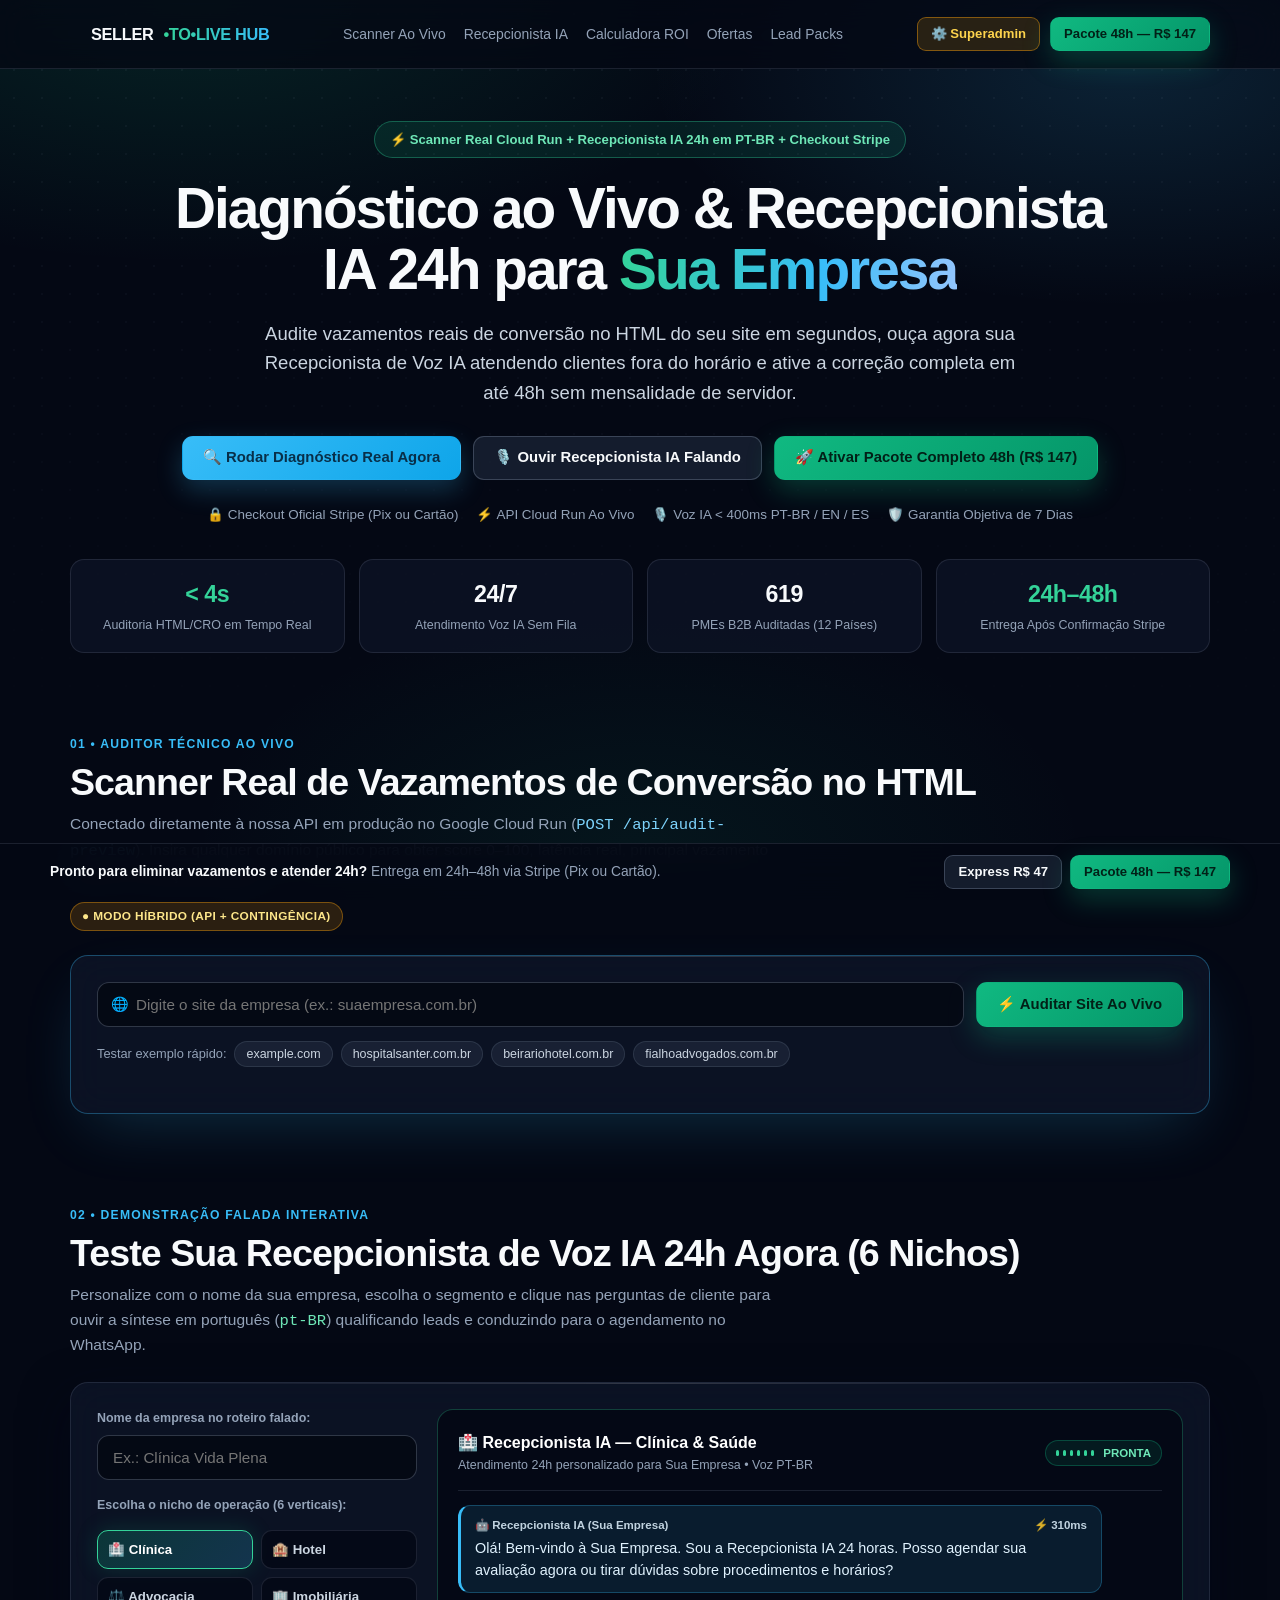
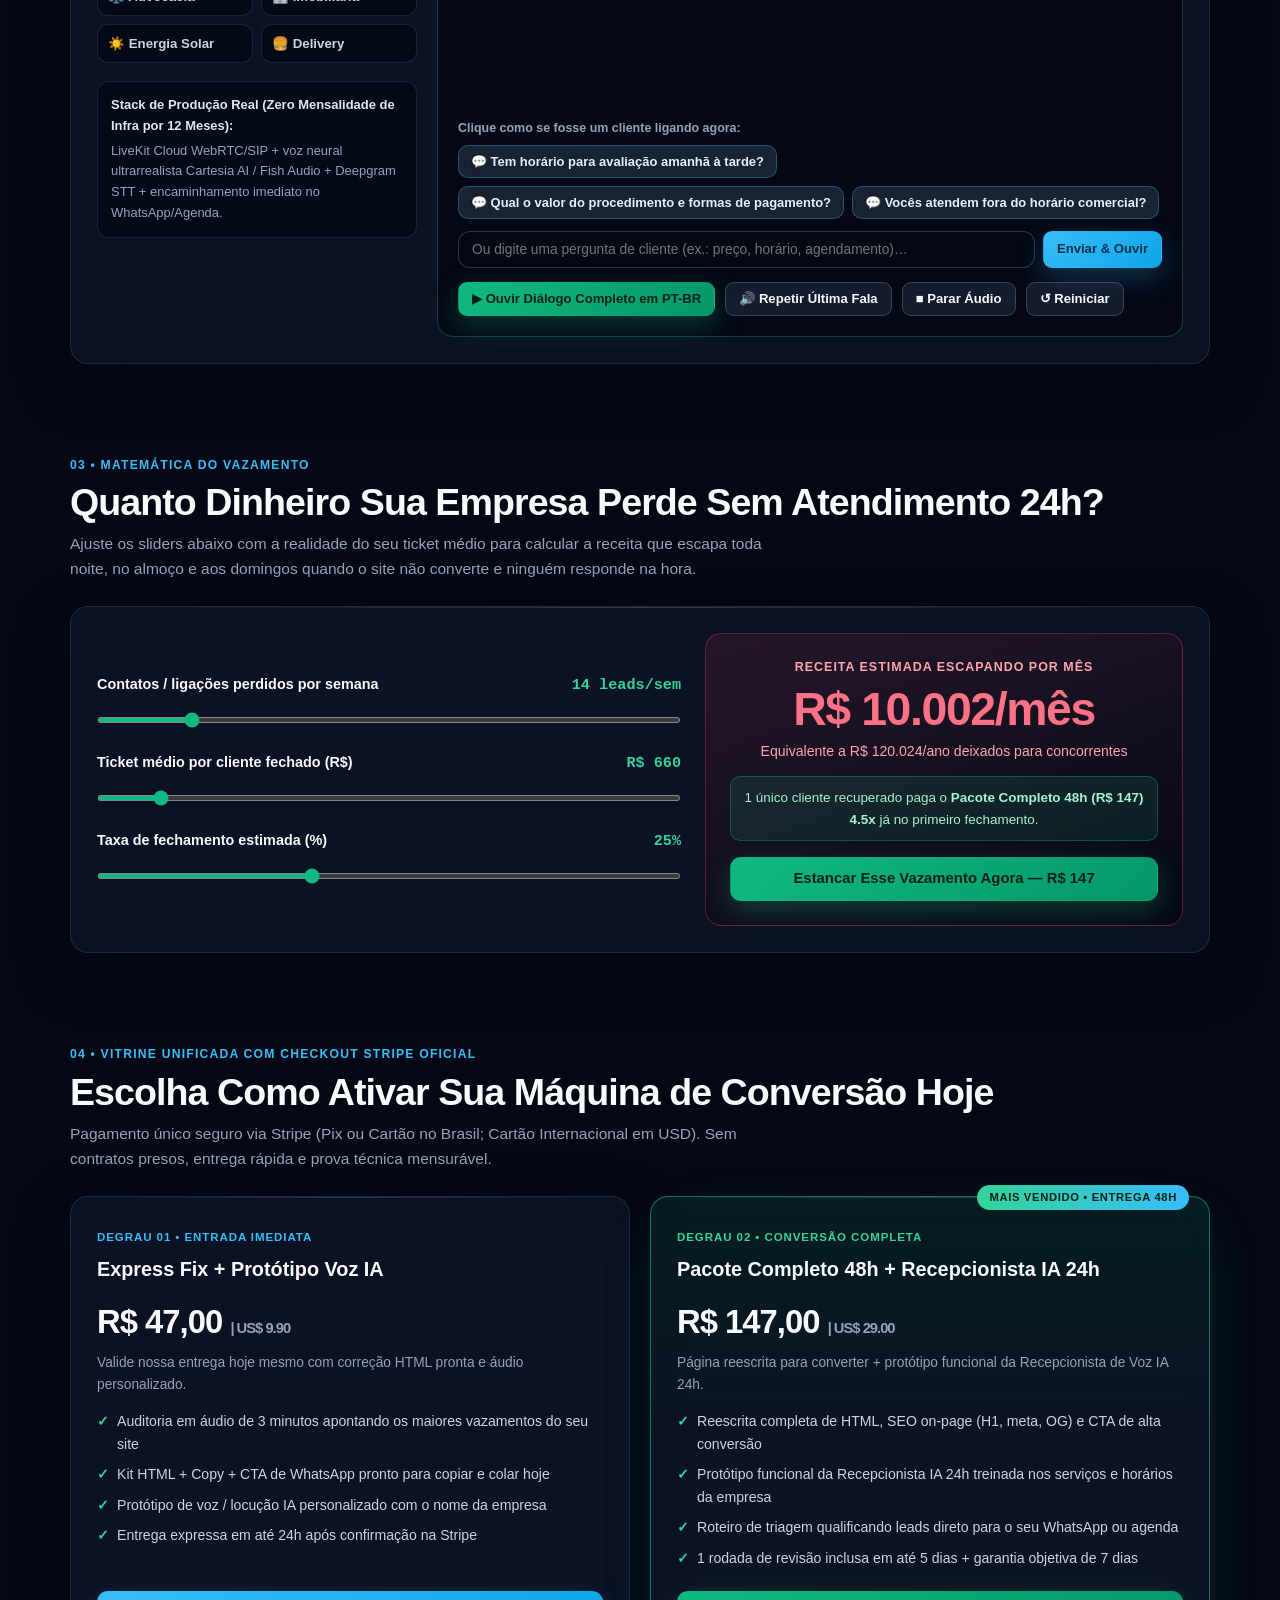
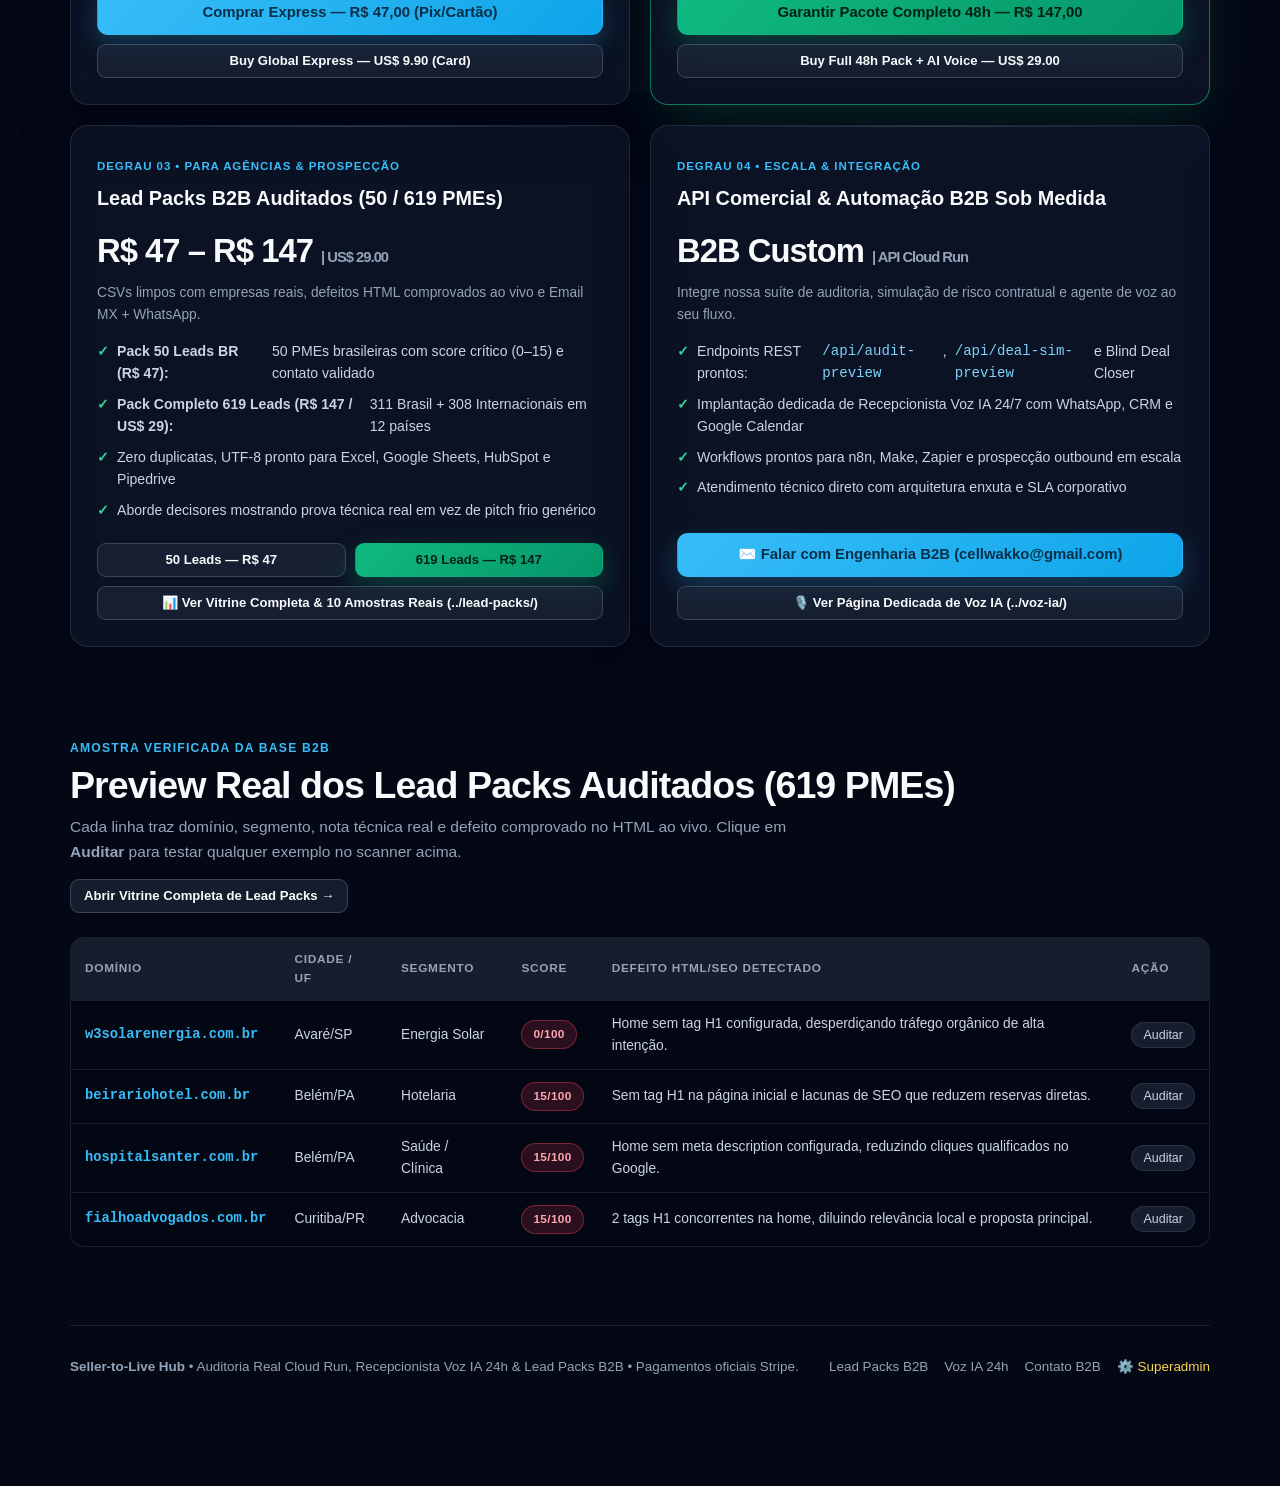
<file: hub/index.html>
<!DOCTYPE html>
<html lang="pt-BR">
<head>
  <meta charset="UTF-8" />
  <meta name="viewport" content="width=device-width, initial-scale=1.0" />
  <title>Diagnóstico ao Vivo &amp; Recepcionista IA 24h | Seller-to-Live Hub</title>
  <meta name="description" content="Hub interativo de conversão ao vivo: scanner técnico HTML/SEO em tempo real, simulador falado de Recepcionista IA 24h em 6 nichos, calculadora de perda mensal e checkout Stripe imediato." />
  <style>
    :root {
      --bg: #040814;
      --bg-elevated: #0b1326;
      --glass: rgba(15, 23, 42, 0.72);
      --glass-strong: rgba(15, 23, 42, 0.9);
      --surface-2: rgba(30, 41, 59, 0.58);
      --border: rgba(148, 163, 184, 0.16);
      --border-strong: rgba(148, 163, 184, 0.3);
      --text: #f8fafc;
      --text-soft: #cbd5e1;
      --muted: #94a3b8;
      --emerald: #10b981;
      --emerald-bright: #34d399;
      --emerald-dark: #022c22;
      --cyan: #38bdf8;
      --cyan-dark: #082f49;
      --violet: #a78bfa;
      --amber: #f59e0b;
      --danger: #f43f5e;
      --radius: 18px;
      --radius-sm: 11px;
      --shadow-glow: 0 22px 60px -15px rgba(16, 185, 129, 0.22);
      --shadow-card: 0 18px 48px rgba(2, 6, 23, 0.55);
    }

    *, *::before, *::after {
      box-sizing: border-box;
      margin: 0;
      padding: 0;
    }

    html {
      scroll-behavior: smooth;
    }

    body {
      font-family: -apple-system, BlinkMacSystemFont, "Segoe UI", Roboto, Inter, "Helvetica Neue", Arial, sans-serif;
      background-color: var(--bg);
      color: var(--text);
      line-height: 1.6;
      -webkit-font-smoothing: antialiased;
      overflow-x: hidden;
      padding-bottom: 88px;
      position: relative;
    }

    body::before {
      content: "";
      position: fixed;
      inset: 0;
      z-index: -2;
      background:
        radial-gradient(ellipse 68% 45% at 15% 0%, rgba(16, 185, 129, 0.15), transparent 65%),
        radial-gradient(ellipse 60% 42% at 88% 8%, rgba(56, 189, 248, 0.14), transparent 62%),
        radial-gradient(ellipse 50% 40% at 50% 95%, rgba(16, 185, 129, 0.08), transparent 70%),
        var(--bg);
    }

    body::after {
      content: "";
      position: fixed;
      inset: 0;
      z-index: -1;
      background-image: radial-gradient(rgba(148, 163, 184, 0.11) 1px, transparent 1px);
      background-size: 28px 28px;
      mask-image: linear-gradient(180deg, rgba(0, 0, 0, 0.65) 0%, rgba(0, 0, 0, 0.12) 70%, transparent 100%);
      pointer-events: none;
    }

    a {
      color: inherit;
      text-decoration: none;
    }

    button, input, select, textarea {
      font-family: inherit;
    }

    .container {
      width: 100%;
      max-width: 1180px;
      margin: 0 auto;
      padding: 0 20px;
    }

    /* Personalized Trojan-Horse Ribbon */
    .prospect-ribbon {
      display: none;
      background: linear-gradient(90deg, rgba(16, 185, 129, 0.18), rgba(56, 189, 248, 0.18));
      border-bottom: 1px solid rgba(52, 211, 153, 0.35);
      padding: 10px 16px;
      text-align: center;
      font-size: 0.86rem;
      color: #ecfdf5;
    }

    .prospect-ribbon.active {
      display: block;
    }

    .prospect-ribbon strong {
      color: var(--emerald-bright);
    }

    /* Header */
    .site-header {
      position: sticky;
      top: 0;
      z-index: 60;
      background: rgba(4, 8, 20, 0.78);
      backdrop-filter: blur(16px);
      -webkit-backdrop-filter: blur(16px);
      border-bottom: 1px solid var(--border);
    }

    .nav-bar {
      display: flex;
      align-items: center;
      justify-content: space-between;
      gap: 16px;
      min-height: 68px;
    }

    .brand {
      display: inline-flex;
      align-items: center;
      gap: 10px;
      font-weight: 850;
      font-size: 1.02rem;
      letter-spacing: -0.02em;
      white-space: nowrap;
    }

    .brand-pulse {
      width: 11px;
      height: 11px;
      border-radius: 50%;
      background: var(--emerald-bright);
      box-shadow: 0 0 0 0 rgba(52, 211, 153, 0.65);
      animation: pulseDot 2.1s infinite;
    }

    @keyframes pulseDot {
      0% { box-shadow: 0 0 0 0 rgba(52, 211, 153, 0.65); }
      70% { box-shadow: 0 0 0 10px rgba(52, 211, 153, 0); }
      100% { box-shadow: 0 0 0 0 rgba(52, 211, 153, 0); }
    }

    .brand span {
      background: linear-gradient(90deg, var(--emerald-bright), var(--cyan));
      -webkit-background-clip: text;
      -webkit-text-fill-color: transparent;
    }

    .nav-links {
      display: flex;
      align-items: center;
      gap: 18px;
      font-size: 0.87rem;
      color: var(--muted);
    }

    .nav-links a {
      transition: color 0.15s ease;
    }

    .nav-links a:hover {
      color: var(--text);
    }

    .nav-actions {
      display: flex;
      align-items: center;
      gap: 10px;
    }

    .btn {
      display: inline-flex;
      align-items: center;
      justify-content: center;
      gap: 8px;
      padding: 12px 20px;
      border-radius: var(--radius-sm);
      font-weight: 750;
      font-size: 0.93rem;
      border: 1px solid transparent;
      cursor: pointer;
      transition: transform 0.15s ease, box-shadow 0.15s ease, background 0.15s ease, border-color 0.15s ease;
      text-align: center;
      line-height: 1.2;
    }

    .btn:hover {
      transform: translateY(-1px);
    }

    .btn:active {
      transform: translateY(0);
    }

    .btn-primary {
      background: linear-gradient(135deg, var(--emerald), #059669);
      color: #022017;
      box-shadow: 0 10px 28px rgba(16, 185, 129, 0.28);
    }

    .btn-primary:hover {
      background: linear-gradient(135deg, var(--emerald-bright), var(--emerald));
      box-shadow: 0 14px 34px rgba(16, 185, 129, 0.42);
    }

    .btn-cyan {
      background: linear-gradient(135deg, var(--cyan), #0ea5e9);
      color: var(--cyan-dark);
      box-shadow: 0 10px 26px rgba(56, 189, 248, 0.24);
    }

    .btn-cyan:hover {
      background: linear-gradient(135deg, #7dd3fc, var(--cyan));
    }

    .btn-glass {
      background: rgba(30, 41, 59, 0.65);
      border-color: var(--border-strong);
      color: var(--text);
    }

    .btn-glass:hover {
      border-color: rgba(56, 189, 248, 0.55);
      background: rgba(30, 41, 59, 0.9);
    }

    .btn-amber {
      background: rgba(245, 158, 11, 0.15);
      border-color: rgba(245, 158, 11, 0.45);
      color: #fcd34d;
    }

    .btn-amber:hover {
      background: rgba(245, 158, 11, 0.26);
    }

    .btn-sm {
      padding: 8px 13px;
      font-size: 0.82rem;
      border-radius: 9px;
    }

    /* Glass Cards */
    .glass-card {
      background: var(--glass);
      backdrop-filter: blur(18px);
      -webkit-backdrop-filter: blur(18px);
      border: 1px solid var(--border);
      border-radius: var(--radius);
      padding: 26px;
      box-shadow: var(--shadow-card);
      position: relative;
    }

    .glass-card::before {
      content: "";
      position: absolute;
      inset: 0 20px auto 20px;
      height: 1px;
      background: linear-gradient(90deg, transparent, rgba(255, 255, 255, 0.16), transparent);
      pointer-events: none;
    }

    /* Hero */
    .hero {
      padding: 52px 0 36px;
      text-align: center;
    }

    .eyebrow-pill {
      display: inline-flex;
      align-items: center;
      gap: 8px;
      padding: 7px 15px;
      border-radius: 999px;
      background: rgba(16, 185, 129, 0.12);
      border: 1px solid rgba(52, 211, 153, 0.34);
      color: #6ee7b7;
      font-size: 0.82rem;
      font-weight: 700;
      margin-bottom: 20px;
    }

    .hero h1 {
      font-size: clamp(2rem, 4.7vw, 3.55rem);
      line-height: 1.08;
      font-weight: 900;
      letter-spacing: -0.035em;
      max-width: 940px;
      margin: 0 auto 18px;
    }

    .gradient-text {
      background: linear-gradient(95deg, var(--emerald-bright) 0%, var(--cyan) 60%, #93c5fd 100%);
      -webkit-background-clip: text;
      -webkit-text-fill-color: transparent;
    }

    .hero-sub {
      font-size: clamp(1rem, 1.55vw, 1.16rem);
      color: var(--text-soft);
      max-width: 760px;
      margin: 0 auto 28px;
    }

    .hero-ctas {
      display: flex;
      flex-wrap: wrap;
      justify-content: center;
      gap: 12px;
      margin-bottom: 24px;
    }

    .trust-row {
      display: flex;
      flex-wrap: wrap;
      justify-content: center;
      gap: 18px;
      color: var(--muted);
      font-size: 0.84rem;
    }

    .trust-row span {
      display: inline-flex;
      align-items: center;
      gap: 6px;
    }

    .kpi-strip {
      display: grid;
      grid-template-columns: repeat(4, 1fr);
      gap: 14px;
      margin-top: 34px;
    }

    .kpi-item {
      background: rgba(15, 23, 42, 0.6);
      border: 1px solid var(--border);
      border-radius: 14px;
      padding: 16px 14px;
      text-align: center;
    }

    .kpi-val {
      font-size: 1.45rem;
      font-weight: 850;
      letter-spacing: -0.02em;
      color: var(--text);
    }

    .kpi-val.accent {
      color: var(--emerald-bright);
    }

    .kpi-lbl {
      font-size: 0.78rem;
      color: var(--muted);
      margin-top: 3px;
    }

    /* Section Headers */
    .section {
      padding: 46px 0;
    }

    .section-head {
      display: flex;
      align-items: flex-end;
      justify-content: space-between;
      flex-wrap: wrap;
      gap: 14px;
      margin-bottom: 24px;
    }

    .section-kicker {
      font-size: 0.76rem;
      font-weight: 800;
      text-transform: uppercase;
      letter-spacing: 0.1em;
      color: var(--cyan);
      margin-bottom: 6px;
    }

    .section h2 {
      font-size: clamp(1.55rem, 3.1vw, 2.35rem);
      font-weight: 850;
      letter-spacing: -0.025em;
      line-height: 1.15;
    }

    .section-desc {
      color: var(--muted);
      max-width: 720px;
      margin-top: 8px;
      font-size: 0.97rem;
    }

    /* Scanner Module */
    .scanner-shell {
      border-color: rgba(56, 189, 248, 0.34);
      box-shadow: 0 24px 64px -20px rgba(56, 189, 248, 0.22);
    }

    .scanner-form {
      display: grid;
      grid-template-columns: 1fr auto;
      gap: 12px;
      margin-bottom: 14px;
    }

    .input-wrap {
      position: relative;
      display: flex;
      align-items: center;
    }

    .input-prefix {
      position: absolute;
      left: 14px;
      color: var(--muted);
      font-size: 0.88rem;
      pointer-events: none;
    }

    .field-input, .field-select, .field-textarea {
      width: 100%;
      background: rgba(4, 8, 20, 0.88);
      border: 1px solid var(--border-strong);
      color: var(--text);
      padding: 13px 15px;
      border-radius: 12px;
      font-size: 0.95rem;
      outline: none;
      transition: border-color 0.15s ease, box-shadow 0.15s ease;
    }

    .field-input.with-prefix {
      padding-left: 38px;
    }

    .field-input:focus, .field-select:focus, .field-textarea:focus {
      border-color: var(--cyan);
      box-shadow: 0 0 0 3px rgba(56, 189, 248, 0.16);
    }

    .sample-chips {
      display: flex;
      flex-wrap: wrap;
      align-items: center;
      gap: 8px;
      font-size: 0.8rem;
      color: var(--muted);
      margin-bottom: 20px;
    }

    .chip-btn {
      background: rgba(30, 41, 59, 0.7);
      border: 1px solid var(--border);
      color: var(--text-soft);
      padding: 5px 11px;
      border-radius: 999px;
      font-size: 0.78rem;
      cursor: pointer;
      transition: all 0.15s ease;
    }

    .chip-btn:hover {
      border-color: var(--cyan);
      color: #fff;
      background: rgba(56, 189, 248, 0.14);
    }

    .scan-loader {
      display: none;
      padding: 26px 20px;
      border-radius: 14px;
      background: rgba(4, 8, 20, 0.75);
      border: 1px dashed rgba(56, 189, 248, 0.4);
      text-align: center;
    }

    .scan-loader.active {
      display: block;
    }

    .scan-bar-track {
      max-width: 440px;
      height: 8px;
      background: rgba(30, 41, 59, 0.9);
      border-radius: 999px;
      margin: 14px auto 10px;
      overflow: hidden;
    }

    .scan-bar-fill {
      height: 100%;
      width: 35%;
      border-radius: 999px;
      background: linear-gradient(90deg, var(--emerald-bright), var(--cyan));
      animation: scanSlide 1.3s ease-in-out infinite;
    }

    @keyframes scanSlide {
      0% { transform: translateX(-100%); width: 35%; }
      50% { width: 58%; }
      100% { transform: translateX(310%); width: 35%; }
    }

    .scan-results {
      display: none;
      margin-top: 18px;
      animation: fadeUp 0.35s ease;
    }

    .scan-results.active {
      display: block;
    }

    @keyframes fadeUp {
      from { opacity: 0; transform: translateY(10px); }
      to { opacity: 1; transform: translateY(0); }
    }

    .scan-grid {
      display: grid;
      grid-template-columns: 240px 1fr;
      gap: 20px;
      align-items: stretch;
    }

    .score-panel {
      background: rgba(4, 8, 20, 0.85);
      border: 1px solid var(--border);
      border-radius: 16px;
      padding: 22px 16px;
      display: flex;
      flex-direction: column;
      align-items: center;
      justify-content: center;
      text-align: center;
    }

    .gauge-box {
      position: relative;
      width: 142px;
      height: 142px;
      margin-bottom: 12px;
    }

    .gauge-box svg {
      transform: rotate(-90deg);
      width: 100%;
      height: 100%;
    }

    .gauge-bg {
      fill: none;
      stroke: rgba(148, 163, 184, 0.16);
      stroke-width: 11;
    }

    .gauge-progress {
      fill: none;
      stroke: var(--danger);
      stroke-width: 11;
      stroke-linecap: round;
      stroke-dasharray: 364.42;
      stroke-dashoffset: 364.42;
      transition: stroke-dashoffset 0.9s cubic-bezier(0.22, 1, 0.36, 1), stroke 0.4s ease;
    }

    .gauge-center {
      position: absolute;
      inset: 0;
      display: flex;
      flex-direction: column;
      align-items: center;
      justify-content: center;
    }

    .gauge-num {
      font-size: 2.35rem;
      font-weight: 900;
      line-height: 1;
      letter-spacing: -0.04em;
    }

    .gauge-sub {
      font-size: 0.72rem;
      color: var(--muted);
      margin-top: 3px;
    }

    .status-badge {
      display: inline-flex;
      align-items: center;
      gap: 6px;
      padding: 4px 11px;
      border-radius: 999px;
      font-size: 0.74rem;
      font-weight: 800;
      letter-spacing: 0.03em;
      text-transform: uppercase;
    }

    .badge-live {
      background: rgba(16, 185, 129, 0.16);
      color: #6ee7b7;
      border: 1px solid rgba(16, 185, 129, 0.4);
    }

    .badge-fallback {
      background: rgba(245, 158, 11, 0.16);
      color: #fcd34d;
      border: 1px solid rgba(245, 158, 11, 0.4);
    }

    .badge-danger {
      background: rgba(244, 63, 94, 0.16);
      color: #fda4af;
      border: 1px solid rgba(244, 63, 94, 0.4);
    }

    .badge-warn {
      background: rgba(245, 158, 11, 0.16);
      color: #fde68a;
      border: 1px solid rgba(245, 158, 11, 0.4);
    }

    .badge-ok {
      background: rgba(16, 185, 129, 0.16);
      color: #6ee7b7;
      border: 1px solid rgba(16, 185, 129, 0.4);
    }

    .metrics-row {
      display: flex;
      flex-wrap: wrap;
      gap: 8px;
      margin-bottom: 14px;
    }

    .metric-chip {
      background: rgba(30, 41, 59, 0.72);
      border: 1px solid var(--border);
      border-radius: 8px;
      padding: 6px 11px;
      font-size: 0.79rem;
      color: var(--text-soft);
      font-family: ui-monospace, SFMono-Regular, Menlo, Consolas, monospace;
    }

    .finding-card {
      background: linear-gradient(180deg, rgba(244, 63, 94, 0.1), rgba(4, 8, 20, 0.85));
      border: 1px solid rgba(244, 63, 94, 0.35);
      border-radius: 14px;
      padding: 18px;
      margin-bottom: 14px;
    }

    .finding-title {
      font-size: 1.05rem;
      font-weight: 800;
      margin: 8px 0 6px;
      color: #fff;
    }

    .finding-detail {
      font-size: 0.89rem;
      color: var(--text-soft);
      margin-bottom: 8px;
    }

    .finding-fix {
      background: rgba(16, 185, 129, 0.1);
      border-left: 3px solid var(--emerald-bright);
      padding: 9px 12px;
      border-radius: 7px;
      font-size: 0.86rem;
      color: #d1fae5;
    }

    .locked-bar {
      background: rgba(15, 23, 42, 0.88);
      border: 1px solid rgba(56, 189, 248, 0.32);
      border-radius: 14px;
      padding: 16px 18px;
      display: flex;
      align-items: center;
      justify-content: space-between;
      flex-wrap: wrap;
      gap: 14px;
    }

    /* Voice Simulator */
    .voice-layout {
      display: grid;
      grid-template-columns: 320px 1fr;
      gap: 20px;
      align-items: start;
    }

    .vertical-grid {
      display: grid;
      grid-template-columns: 1fr 1fr;
      gap: 8px;
      margin: 14px 0 18px;
    }

    .vert-btn {
      background: rgba(4, 8, 20, 0.72);
      border: 1px solid var(--border);
      color: var(--text-soft);
      padding: 11px 10px;
      border-radius: 11px;
      font-size: 0.83rem;
      font-weight: 700;
      cursor: pointer;
      display: flex;
      align-items: center;
      gap: 7px;
      transition: all 0.15s ease;
      text-align: left;
    }

    .vert-btn:hover {
      border-color: rgba(56, 189, 248, 0.5);
      color: #fff;
    }

    .vert-btn.active {
      background: linear-gradient(135deg, rgba(16, 185, 129, 0.22), rgba(56, 189, 248, 0.2));
      border-color: var(--emerald-bright);
      color: #fff;
      box-shadow: 0 0 22px rgba(16, 185, 129, 0.18);
    }

    .voice-stage {
      background: rgba(4, 8, 20, 0.85);
      border: 1px solid rgba(52, 211, 153, 0.28);
      border-radius: 16px;
      padding: 20px;
    }

    .voice-stage-head {
      display: flex;
      align-items: center;
      justify-content: space-between;
      flex-wrap: wrap;
      gap: 12px;
      padding-bottom: 14px;
      border-bottom: 1px solid var(--border);
      margin-bottom: 14px;
    }

    .waveform {
      display: inline-flex;
      align-items: center;
      gap: 4px;
      height: 26px;
      padding: 0 10px;
      border-radius: 999px;
      background: rgba(16, 185, 129, 0.1);
      border: 1px solid rgba(16, 185, 129, 0.3);
    }

    .waveform i {
      display: block;
      width: 3px;
      height: 6px;
      border-radius: 99px;
      background: var(--emerald-bright);
      transition: height 0.2s ease;
    }

    .waveform.speaking i {
      animation: waveBounce 0.75s ease-in-out infinite;
    }

    .waveform.speaking i:nth-child(2) { animation-delay: 0.12s; }
    .waveform.speaking i:nth-child(3) { animation-delay: 0.24s; }
    .waveform.speaking i:nth-child(4) { animation-delay: 0.36s; }
    .waveform.speaking i:nth-child(5) { animation-delay: 0.18s; }
    .waveform.speaking i:nth-child(6) { animation-delay: 0.3s; }

    @keyframes waveBounce {
      0%, 100% { height: 5px; opacity: 0.6; }
      50% { height: 20px; opacity: 1; }
    }

    .transcript-feed {
      display: flex;
      flex-direction: column;
      gap: 10px;
      min-height: 200px;
      max-height: 310px;
      overflow-y: auto;
      padding-right: 4px;
      margin-bottom: 14px;
    }

    .bubble {
      padding: 11px 14px;
      border-radius: 12px;
      font-size: 0.9rem;
      line-height: 1.5;
      max-width: 92%;
      animation: fadeUp 0.24s ease;
    }

    .bubble-ai {
      align-self: flex-start;
      background: rgba(56, 189, 248, 0.11);
      border: 1px solid rgba(56, 189, 248, 0.28);
      border-left: 3px solid var(--cyan);
      color: #e0f2fe;
    }

    .bubble-user {
      align-self: flex-end;
      background: rgba(16, 185, 129, 0.14);
      border: 1px solid rgba(16, 185, 129, 0.32);
      border-right: 3px solid var(--emerald-bright);
      color: #ecfdf5;
    }

    .bubble-meta {
      display: flex;
      align-items: center;
      justify-content: space-between;
      gap: 10px;
      font-size: 0.72rem;
      font-weight: 700;
      opacity: 0.85;
      margin-bottom: 4px;
    }

    .quick-prompts {
      display: flex;
      flex-wrap: wrap;
      gap: 8px;
      margin-bottom: 12px;
    }

    .prompt-pill {
      background: rgba(30, 41, 59, 0.82);
      border: 1px solid rgba(56, 189, 248, 0.32);
      color: #e0f2fe;
      padding: 8px 12px;
      border-radius: 10px;
      font-size: 0.81rem;
      font-weight: 600;
      cursor: pointer;
      transition: all 0.15s ease;
    }

    .prompt-pill:hover {
      background: rgba(56, 189, 248, 0.2);
      border-color: var(--cyan);
      transform: translateY(-1px);
    }

    .voice-ask-row {
      display: grid;
      grid-template-columns: 1fr auto;
      gap: 8px;
      margin-bottom: 14px;
    }

    .voice-controls {
      display: flex;
      flex-wrap: wrap;
      gap: 10px;
      align-items: center;
    }

    /* ROI Calculator */
    .roi-grid {
      display: grid;
      grid-template-columns: 1.1fr 0.9fr;
      gap: 24px;
      align-items: center;
    }

    .slider-group {
      margin-bottom: 20px;
    }

    .slider-label {
      display: flex;
      justify-content: space-between;
      align-items: center;
      font-size: 0.9rem;
      font-weight: 700;
      margin-bottom: 8px;
    }

    .slider-val {
      color: var(--emerald-bright);
      font-family: ui-monospace, SFMono-Regular, Menlo, Consolas, monospace;
      font-size: 0.95rem;
    }

    input[type="range"] {
      width: 100%;
      accent-color: var(--emerald);
      cursor: pointer;
      height: 6px;
    }

    .roi-output {
      background: linear-gradient(160deg, rgba(244, 63, 94, 0.12), rgba(4, 8, 20, 0.92));
      border: 1px solid rgba(244, 63, 94, 0.36);
      border-radius: 16px;
      padding: 24px;
      text-align: center;
    }

    .roi-big {
      font-size: clamp(2rem, 4vw, 2.9rem);
      font-weight: 900;
      color: #fb7185;
      letter-spacing: -0.03em;
      line-height: 1.08;
      margin: 6px 0;
    }

    .roi-annual {
      font-size: 0.88rem;
      color: #fda4af;
      margin-bottom: 14px;
    }

    .roi-payback {
      background: rgba(16, 185, 129, 0.12);
      border: 1px solid rgba(16, 185, 129, 0.35);
      border-radius: 10px;
      padding: 10px 12px;
      font-size: 0.84rem;
      color: #a7f3d0;
      margin-bottom: 16px;
    }

    /* 4-Product Unified Storefront */
    .store-grid {
      display: grid;
      grid-template-columns: repeat(2, 1fr);
      gap: 20px;
    }

    .offer-card {
      display: flex;
      flex-direction: column;
      justify-content: space-between;
      transition: border-color 0.2s ease, transform 0.2s ease;
    }

    .offer-card:hover {
      border-color: rgba(56, 189, 248, 0.42);
      transform: translateY(-2px);
    }

    .offer-card.featured {
      border-color: rgba(16, 185, 129, 0.62);
      background: linear-gradient(180deg, rgba(16, 185, 129, 0.12) 0%, var(--glass) 48%);
      box-shadow: var(--shadow-glow);
    }

    .offer-ribbon {
      position: absolute;
      top: -12px;
      right: 20px;
      background: linear-gradient(90deg, var(--emerald-bright), var(--cyan));
      color: #022017;
      font-size: 0.7rem;
      font-weight: 900;
      text-transform: uppercase;
      letter-spacing: 0.06em;
      padding: 4px 12px;
      border-radius: 999px;
    }

    .offer-tag {
      display: inline-block;
      font-size: 0.72rem;
      font-weight: 800;
      text-transform: uppercase;
      letter-spacing: 0.08em;
      color: var(--cyan);
      margin-bottom: 8px;
    }

    .offer-card h3 {
      font-size: 1.24rem;
      font-weight: 850;
      margin-bottom: 6px;
    }

    .offer-price {
      font-size: 2.05rem;
      font-weight: 900;
      letter-spacing: -0.03em;
      margin: 10px 0 4px;
    }

    .offer-price small {
      font-size: 0.92rem;
      font-weight: 600;
      color: var(--muted);
    }

    .offer-sub {
      font-size: 0.86rem;
      color: var(--muted);
      margin-bottom: 14px;
    }

    .check-list {
      list-style: none;
      display: flex;
      flex-direction: column;
      gap: 8px;
      margin: 12px 0 22px;
      font-size: 0.88rem;
      color: var(--text-soft);
    }

    .check-list li {
      display: flex;
      align-items: flex-start;
      gap: 8px;
    }

    .check-list li::before {
      content: "✓";
      color: var(--emerald-bright);
      font-weight: 900;
      flex-shrink: 0;
    }

    .btn-stack {
      display: flex;
      flex-direction: column;
      gap: 9px;
    }

    .btn-row-2 {
      display: grid;
      grid-template-columns: 1fr 1fr;
      gap: 9px;
    }

    /* Lead Pack Mini Table */
    .table-wrap {
      overflow-x: auto;
      border-radius: 14px;
      border: 1px solid var(--border);
      background: rgba(4, 8, 20, 0.78);
    }

    table {
      width: 100%;
      border-collapse: collapse;
      min-width: 720px;
      font-size: 0.86rem;
    }

    thead th {
      text-align: left;
      padding: 12px 14px;
      background: rgba(30, 41, 59, 0.7);
      color: var(--muted);
      font-size: 0.74rem;
      text-transform: uppercase;
      letter-spacing: 0.06em;
      border-bottom: 1px solid var(--border);
    }

    tbody td {
      padding: 12px 14px;
      border-bottom: 1px solid var(--border);
      color: var(--text-soft);
    }

    tbody tr:last-child td {
      border-bottom: none;
    }

    .mono-domain {
      font-family: ui-monospace, SFMono-Regular, Menlo, Consolas, monospace;
      color: var(--cyan);
      font-weight: 700;
    }

    /* Superadmin Panel */
    .superadmin-panel {
      display: none;
      margin-top: 28px;
      border: 1.5px solid rgba(245, 158, 11, 0.52);
      background: linear-gradient(180deg, rgba(245, 158, 11, 0.08), rgba(7, 11, 22, 0.96));
    }

    .superadmin-panel.open {
      display: block;
      animation: fadeUp 0.3s ease;
    }

    .admin-grid {
      display: grid;
      grid-template-columns: repeat(2, 1fr);
      gap: 14px;
      margin-top: 16px;
    }

    .field-label {
      display: block;
      font-size: 0.78rem;
      font-weight: 700;
      color: var(--muted);
      margin-bottom: 6px;
    }

    .output-box {
      background: rgba(2, 6, 23, 0.9);
      border: 1px solid rgba(56, 189, 248, 0.32);
      border-radius: 12px;
      padding: 14px;
      margin-top: 16px;
    }

    .url-preview {
      font-family: ui-monospace, SFMono-Regular, Menlo, Consolas, monospace;
      font-size: 0.82rem;
      color: #7dd3fc;
      word-break: break-all;
      background: rgba(15, 23, 42, 0.9);
      padding: 10px 12px;
      border-radius: 9px;
      border: 1px solid var(--border);
      margin: 8px 0 12px;
    }

    .stripe-vault {
      display: grid;
      grid-template-columns: repeat(2, 1fr);
      gap: 10px;
      margin-top: 16px;
    }

    .toast-bar {
      position: fixed;
      right: 20px;
      bottom: 84px;
      z-index: 90;
      background: rgba(6, 78, 59, 0.96);
      border: 1px solid var(--emerald-bright);
      color: #ecfdf5;
      padding: 11px 16px;
      border-radius: 11px;
      font-size: 0.84rem;
      font-weight: 700;
      box-shadow: 0 12px 30px rgba(0, 0, 0, 0.45);
      opacity: 0;
      transform: translateY(10px);
      pointer-events: none;
      transition: opacity 0.2s ease, transform 0.2s ease;
    }

    .toast-bar.show {
      opacity: 1;
      transform: translateY(0);
    }

    /* Sticky Bottom Bar */
    .sticky-footer-bar {
      position: fixed;
      left: 0;
      right: 0;
      bottom: 0;
      z-index: 55;
      background: rgba(4, 8, 20, 0.92);
      backdrop-filter: blur(16px);
      -webkit-backdrop-filter: blur(16px);
      border-top: 1px solid var(--border);
      padding: 11px 20px;
    }

    .sticky-inner {
      max-width: 1180px;
      margin: 0 auto;
      display: flex;
      align-items: center;
      justify-content: space-between;
      gap: 12px;
      flex-wrap: wrap;
    }

    footer {
      border-top: 1px solid var(--border);
      padding: 30px 0 24px;
      margin-top: 32px;
      color: var(--muted);
      font-size: 0.84rem;
    }

    .footer-inner {
      display: flex;
      justify-content: space-between;
      align-items: center;
      flex-wrap: wrap;
      gap: 14px;
    }

    .footer-links {
      display: flex;
      flex-wrap: wrap;
      gap: 16px;
    }

    .footer-links a:hover {
      color: var(--text);
    }

    @media (max-width: 960px) {
      .nav-links { display: none; }
      .kpi-strip { grid-template-columns: repeat(2, 1fr); }
      .scan-grid { grid-template-columns: 1fr; }
      .voice-layout { grid-template-columns: 1fr; }
      .roi-grid { grid-template-columns: 1fr; }
      .store-grid { grid-template-columns: 1fr; }
      .admin-grid { grid-template-columns: 1fr; }
      .stripe-vault { grid-template-columns: 1fr; }
    }

    @media (max-width: 600px) {
      .scanner-form { grid-template-columns: 1fr; }
      .voice-ask-row { grid-template-columns: 1fr; }
      .btn-row-2 { grid-template-columns: 1fr; }
      .glass-card { padding: 20px 16px; }
      .hero { padding-top: 34px; }
    }
  </style>
</head>
<body>
  <div id="prospectRibbon" class="prospect-ribbon" role="status" aria-live="polite">
    🎯 Demonstração personalizada ao vivo preparada para <strong id="ribbonCompany">Sua Empresa</strong><span id="ribbonDomainWrap"></span>
  </div>

  <header class="site-header">
    <div class="container nav-bar">
      <a href="#topo" class="brand">
        <span class="brand-pulse" aria-hidden="true"></span>
        SELLER<span>•TO•LIVE HUB</span>
      </a>
      <nav class="nav-links" aria-label="Navegação principal">
        <a href="#scanner">Scanner Ao Vivo</a>
        <a href="#voz-ia">Recepcionista IA</a>
        <a href="#calculadora">Calculadora ROI</a>
        <a href="#ofertas">Ofertas</a>
        <a href="#lead-packs-preview">Lead Packs</a>
      </nav>
      <div class="nav-actions">
        <button type="button" class="btn btn-amber btn-sm" onclick="toggleSuperadmin(true)">⚙️ Superadmin</button>
        <a href="https://buy.stripe.com/aFadR14bAgevg3W7lD83C03" target="_blank" rel="noopener noreferrer" class="btn btn-primary btn-sm">Pacote 48h — R$ 147</a>
      </div>
    </div>
  </header>

  <main id="topo" class="container">
    <!-- HERO -->
    <section class="hero">
      <div class="eyebrow-pill" id="heroEyebrow">
        ⚡ Scanner Real Cloud Run + Recepcionista IA 24h em PT-BR + Checkout Stripe
      </div>
      <h1 id="heroHeadline">
        Diagnóstico ao Vivo &amp; Recepcionista IA 24h para <span class="gradient-text" id="heroCompanySpan">Sua Empresa</span>
      </h1>
      <p class="hero-sub" id="heroSubtitle">
        Audite vazamentos reais de conversão no HTML do seu site em segundos, ouça agora sua Recepcionista de Voz IA atendendo clientes fora do horário e ative a correção completa em até 48h sem mensalidade de servidor.
      </p>
      <div class="hero-ctas">
        <a href="#scanner" class="btn btn-cyan">🔍 Rodar Diagnóstico Real Agora</a>
        <a href="#voz-ia" class="btn btn-glass">🎙️ Ouvir Recepcionista IA Falando</a>
        <a href="https://buy.stripe.com/aFadR14bAgevg3W7lD83C03" target="_blank" rel="noopener noreferrer" class="btn btn-primary">🚀 Ativar Pacote Completo 48h (R$ 147)</a>
      </div>
      <div class="trust-row">
        <span>🔒 Checkout Oficial Stripe (Pix ou Cartão)</span>
        <span>⚡ API Cloud Run Ao Vivo</span>
        <span>🎙️ Voz IA &lt; 400ms PT-BR / EN / ES</span>
        <span>🛡️ Garantia Objetiva de 7 Dias</span>
      </div>

      <div class="kpi-strip">
        <div class="kpi-item">
          <div class="kpi-val accent">&lt; 4s</div>
          <div class="kpi-lbl">Auditoria HTML/CRO em Tempo Real</div>
        </div>
        <div class="kpi-item">
          <div class="kpi-val">24/7</div>
          <div class="kpi-lbl">Atendimento Voz IA Sem Fila</div>
        </div>
        <div class="kpi-item">
          <div class="kpi-val">619</div>
          <div class="kpi-lbl">PMEs B2B Auditadas (12 Países)</div>
        </div>
        <div class="kpi-item">
          <div class="kpi-val accent">24h–48h</div>
          <div class="kpi-lbl">Entrega Após Confirmação Stripe</div>
        </div>
      </div>
    </section>

    <!-- 1. LIVE CLOUD RUN WEBSITE CONVERSION SCANNER -->
    <section class="section" id="scanner">
      <div class="section-head">
        <div>
          <div class="section-kicker">01 • Auditor Técnico Ao Vivo</div>
          <h2>Scanner Real de Vazamentos de Conversão no HTML</h2>
          <p class="section-desc">
            Conectado diretamente à nossa API em produção no Google Cloud Run (<code style="color:#7dd3fc;">POST /api/audit-preview</code>). Insira qualquer domínio público para obter score 0–100, latência real, principal vazamento técnico e correção imediata.
          </p>
        </div>
        <span class="status-badge badge-live" id="apiHealthBadge">● Cloud Run API Pronta</span>
      </div>

      <div class="glass-card scanner-shell">
        <form id="scannerForm" class="scanner-form" onsubmit="handleScanSubmit(event)">
          <div class="input-wrap">
            <span class="input-prefix" aria-hidden="true">🌐</span>
            <input
              type="text"
              id="scanUrlInput"
              class="field-input with-prefix"
              placeholder="Digite o site da empresa (ex.: suaempresa.com.br)"
              aria-label="URL do site para auditar"
              autocomplete="url"
              required
            />
          </div>
          <button type="submit" id="scanSubmitBtn" class="btn btn-primary">
            ⚡ Auditar Site Ao Vivo
          </button>
        </form>

        <div class="sample-chips">
          <span>Testar exemplo rápido:</span>
          <button type="button" class="chip-btn" onclick="quickScan('example.com')">example.com</button>
          <button type="button" class="chip-btn" onclick="quickScan('hospitalsanter.com.br')">hospitalsanter.com.br</button>
          <button type="button" class="chip-btn" onclick="quickScan('beirariohotel.com.br')">beirariohotel.com.br</button>
          <button type="button" class="chip-btn" onclick="quickScan('fialhoadvogados.com.br')">fialhoadvogados.com.br</button>
        </div>

        <div id="scanLoader" class="scan-loader" aria-live="polite">
          <strong id="scanLoaderTitle">Conectando à API Cloud Run e inspecionando HTML público…</strong>
          <div class="scan-bar-track"><div class="scan-bar-fill"></div></div>
          <p id="scanLoaderStep" style="font-size:0.83rem;color:var(--muted);">Validando DNS anti-SSRF, CTA acima da dobra, tags H1/Meta e sinais de confiança…</p>
        </div>

        <div id="scanResults" class="scan-results" aria-live="polite">
          <div class="scan-grid">
            <div class="score-panel">
              <div class="gauge-box">
                <svg viewBox="0 0 132 132" aria-hidden="true">
                  <circle class="gauge-bg" cx="66" cy="66" r="58"></circle>
                  <circle id="gaugeCircle" class="gauge-progress" cx="66" cy="66" r="58"></circle>
                </svg>
                <div class="gauge-center">
                  <span id="scoreNumber" class="gauge-num">--</span>
                  <span class="gauge-sub">SCORE / 100</span>
                </div>
              </div>
              <span id="scoreSeverityPill" class="status-badge badge-danger">CRÍTICO</span>
              <div id="scannedUrlLabel" style="margin-top:10px;font-size:0.78rem;color:var(--cyan);word-break:break-all;font-family:ui-monospace,monospace;"></div>
              <div id="scanModeBadge" style="margin-top:8px;"></div>
            </div>

            <div>
              <div class="metrics-row" id="scanMetricsRow"></div>

              <div class="finding-card" id="mainFindingCard">
                <div style="display:flex;align-items:center;justify-content:space-between;flex-wrap:wrap;gap:8px;">
                  <span class="status-badge badge-danger" id="findingSeverityBadge">VAZAMENTO CRÍTICO DETECTADO</span>
                  <span id="findingImpactBadge" style="font-size:0.8rem;font-weight:800;color:#fda4af;">-15 pts no score</span>
                </div>
                <div class="finding-title" id="findingTitle"></div>
                <p class="finding-detail" id="findingEvidence"></p>
                <div class="finding-fix">
                  <strong>Correção recomendada:</strong> <span id="findingRecommendation"></span>
                </div>
              </div>

              <div class="locked-bar">
                <div style="flex:1;min-width:220px;">
                  <div style="font-weight:800;font-size:0.95rem;color:#fff;" id="hiddenFindingsHeadline">
                    🔒 Mais achados técnicos detectados no HTML
                  </div>
                  <div style="font-size:0.83rem;color:var(--muted);margin-top:3px;" id="hiddenFindingsMsg">
                    Desbloqueie o dossiê completo + HTML pronto para colar + auditoria em áudio personalizada.
                  </div>
                </div>
                <div style="display:flex;flex-wrap:wrap;gap:8px;">
                  <a href="https://buy.stripe.com/00w9AL23s7HZ8Bu49r83C04" target="_blank" rel="noopener noreferrer" class="btn btn-glass btn-sm">
                    Kit Express — R$ 47
                  </a>
                  <a href="https://buy.stripe.com/aFadR14bAgevg3W7lD83C03" target="_blank" rel="noopener noreferrer" class="btn btn-primary btn-sm">
                    Corrigir Tudo em 48h — R$ 147
                  </a>
                </div>
              </div>
            </div>
          </div>
        </div>
      </div>
    </section>

    <!-- 2. INTERACTIVE 24/7 AI VOICE RECEPTIONIST SIMULATOR (6 VERTICALS) -->
    <section class="section" id="voz-ia">
      <div class="section-head">
        <div>
          <div class="section-kicker">02 • Demonstração Falada Interativa</div>
          <h2>Teste Sua Recepcionista de Voz IA 24h Agora (6 Nichos)</h2>
          <p class="section-desc">
            Personalize com o nome da sua empresa, escolha o segmento e clique nas perguntas de cliente para ouvir a síntese em português (<code style="color:#6ee7b7;">pt-BR</code>) qualificando leads e conduzindo para o agendamento no WhatsApp.
          </p>
        </div>
      </div>

      <div class="glass-card">
        <div class="voice-layout">
          <div>
            <label for="voiceCompanyInput" class="field-label">Nome da empresa no roteiro falado:</label>
            <input
              type="text"
              id="voiceCompanyInput"
              class="field-input"
              placeholder="Ex.: Clínica Vida Plena"
              oninput="handleCompanyNameLiveChange(this.value)"
            />

            <div class="field-label" style="margin-top:16px;">Escolha o nicho de operação (6 verticais):</div>
            <div class="vertical-grid" id="verticalButtons" role="tablist" aria-label="Verticais da Recepcionista IA">
              <button type="button" class="vert-btn active" data-nicho="clinica" onclick="selectVertical('clinica')">🏥 Clínica</button>
              <button type="button" class="vert-btn" data-nicho="hotel" onclick="selectVertical('hotel')">🏨 Hotel</button>
              <button type="button" class="vert-btn" data-nicho="advocacia" onclick="selectVertical('advocacia')">⚖️ Advocacia</button>
              <button type="button" class="vert-btn" data-nicho="imobiliaria" onclick="selectVertical('imobiliaria')">🏢 Imobiliária</button>
              <button type="button" class="vert-btn" data-nicho="solar" onclick="selectVertical('solar')">☀️ Energia Solar</button>
              <button type="button" class="vert-btn" data-nicho="delivery" onclick="selectVertical('delivery')">🍔 Delivery</button>
            </div>

            <div style="background:rgba(4,8,20,0.72);border:1px solid var(--border);border-radius:12px;padding:13px;font-size:0.81rem;color:var(--muted);">
              <strong style="color:#e2e8f0;display:block;margin-bottom:4px;">Stack de Produção Real (Zero Mensalidade de Infra por 12 Meses):</strong>
              LiveKit Cloud WebRTC/SIP + voz neural ultrarrealista Cartesia AI / Fish Audio + Deepgram STT + encaminhamento imediato no WhatsApp/Agenda.
            </div>
          </div>

          <div class="voice-stage">
            <div class="voice-stage-head">
              <div>
                <div style="font-weight:850;font-size:1rem;color:#fff;" id="voiceAgentTitle">🎙️ Recepcionista IA — Clínica</div>
                <div style="font-size:0.78rem;color:var(--muted);" id="voiceAgentMeta">Atendimento 24h personalizado para Sua Empresa • PT-BR</div>
              </div>
              <div class="waveform" id="voiceWaveform" aria-label="Indicador de voz">
                <i></i><i></i><i></i><i></i><i></i><i></i>
                <span id="voiceStatusText" style="font-size:0.72rem;font-weight:800;color:#6ee7b7;margin-left:5px;">PRONTA</span>
              </div>
            </div>

            <div class="transcript-feed" id="voiceTranscript" aria-live="polite"></div>

            <div class="field-label">Clique como se fosse um cliente ligando agora:</div>
            <div class="quick-prompts" id="quickPromptButtons"></div>

            <form class="voice-ask-row" onsubmit="handleCustomVoiceAsk(event)">
              <input
                type="text"
                id="customVoiceQuestion"
                class="field-input"
                style="padding:10px 13px;font-size:0.86rem;"
                placeholder="Ou digite uma pergunta de cliente (ex.: preço, horário, agendamento)…"
                aria-label="Pergunta simulada de cliente"
              />
              <button type="submit" class="btn btn-cyan btn-sm">Enviar &amp; Ouvir</button>
            </form>

            <div class="voice-controls">
              <button type="button" class="btn btn-primary btn-sm" onclick="speakFullDialogue()">▶ Ouvir Diálogo Completo em PT-BR</button>
              <button type="button" class="btn btn-glass btn-sm" onclick="speakLastAiReply()">🔊 Repetir Última Fala</button>
              <button type="button" class="btn btn-glass btn-sm" onclick="stopSpeech()">■ Parar Áudio</button>
              <button type="button" class="btn btn-glass btn-sm" onclick="resetVoiceConversation()">↺ Reiniciar</button>
            </div>
          </div>
        </div>
      </div>
    </section>

    <!-- 3. LIVE ROI BLEEDING CALCULATOR -->
    <section class="section" id="calculadora">
      <div class="section-head">
        <div>
          <div class="section-kicker">03 • Matemática do Vazamento</div>
          <h2>Quanto Dinheiro <span id="roiCompanyLabel">Sua Empresa</span> Perde Sem Atendimento 24h?</h2>
          <p class="section-desc">
            Ajuste os sliders abaixo com a realidade do seu ticket médio para calcular a receita que escapa toda noite, no almoço e aos domingos quando o site não converte e ninguém responde na hora.
          </p>
        </div>
      </div>

      <div class="glass-card">
        <div class="roi-grid">
          <div>
            <div class="slider-group">
              <div class="slider-label">
                <span>Contatos / ligações perdidos por semana</span>
                <span class="slider-val" id="roiLeadsVal">12 leads/sem</span>
              </div>
              <input type="range" id="roiLeads" min="2" max="80" value="12" oninput="updateRoi()" />
            </div>

            <div class="slider-group">
              <div class="slider-label">
                <span>Ticket médio por cliente fechado (R$)</span>
                <span class="slider-val" id="roiTicketVal">R$ 650</span>
              </div>
              <input type="range" id="roiTicket" min="80" max="6000" step="20" value="650" oninput="updateRoi()" />
            </div>

            <div class="slider-group" style="margin-bottom:0;">
              <div class="slider-label">
                <span>Taxa de fechamento estimada (%)</span>
                <span class="slider-val" id="roiRateVal">25%</span>
              </div>
              <input type="range" id="roiRate" min="5" max="60" value="25" oninput="updateRoi()" />
            </div>
          </div>

          <div class="roi-output">
            <div style="font-size:0.78rem;font-weight:800;letter-spacing:0.08em;color:#fda4af;text-transform:uppercase;">
              Receita Estimada Escapando Por Mês
            </div>
            <div class="roi-big" id="roiMonthlyOut">R$ 7.800/mês</div>
            <div class="roi-annual" id="roiAnnualOut">Equivalente a R$ 93.600/ano deixados para concorrentes</div>
            <div class="roi-payback" id="roiPaybackText">
              1 único cliente recuperado paga o <strong>Pacote Completo 48h (R$ 147)</strong> mais de 4x no primeiro fechamento.
            </div>
            <a href="https://buy.stripe.com/aFadR14bAgevg3W7lD83C03" target="_blank" rel="noopener noreferrer" class="btn btn-primary" style="width:100%;">
              Estancar Esse Vazamento Agora — R$ 147
            </a>
          </div>
        </div>
      </div>
    </section>

    <!-- 4. UNIFIED 4-PRODUCT STOREFRONT -->
    <section class="section" id="ofertas">
      <div class="section-head">
        <div>
          <div class="section-kicker">04 • Vitrine Unificada com Checkout Stripe Oficial</div>
          <h2>Escolha Como Ativar Sua Máquina de Conversão Hoje</h2>
          <p class="section-desc">
            Pagamento único seguro via Stripe (Pix ou Cartão no Brasil; Cartão Internacional em USD). Sem contratos presos, entrega rápida e prova técnica mensurável.
          </p>
        </div>
      </div>

      <div class="store-grid">
        <!-- Product 1: Express Fix / Voice AI Prototype -->
        <article class="glass-card offer-card">
          <div>
            <span class="offer-tag">Degrau 01 • Entrada Imediata</span>
            <h3>Express Fix + Protótipo Voz IA</h3>
            <div class="offer-price">R$ 47,00 <small>| US$ 9.90</small></div>
            <p class="offer-sub">Valide nossa entrega hoje mesmo com correção HTML pronta e áudio personalizado.</p>
            <ul class="check-list">
              <li>Auditoria em áudio de 3 minutos apontando os maiores vazamentos do seu site</li>
              <li>Kit HTML + Copy + CTA de WhatsApp pronto para copiar e colar hoje</li>
              <li>Protótipo de voz / locução IA personalizado com o nome da empresa</li>
              <li>Entrega expressa em até 24h após confirmação na Stripe</li>
            </ul>
          </div>
          <div class="btn-stack">
            <a href="https://buy.stripe.com/00w9AL23s7HZ8Bu49r83C04" target="_blank" rel="noopener noreferrer" class="btn btn-cyan">
              Comprar Express — R$ 47,00 (Pix/Cartão)
            </a>
            <a href="https://buy.stripe.com/8x26ozgYmaUb5pi9tL83C02" target="_blank" rel="noopener noreferrer" class="btn btn-glass btn-sm">
              Buy Global Express — US$ 9.90 (Card)
            </a>
          </div>
        </article>

        <!-- Product 2: Full 48h Pack + 24/7 AI Receptionist -->
        <article class="glass-card offer-card featured">
          <div class="offer-ribbon">Mais Vendido • Entrega 48h</div>
          <div>
            <span class="offer-tag" style="color:var(--emerald-bright);">Degrau 02 • Conversão Completa</span>
            <h3>Pacote Completo 48h + Recepcionista IA 24h</h3>
            <div class="offer-price">R$ 147,00 <small>| US$ 29.00</small></div>
            <p class="offer-sub">Página reescrita para converter + protótipo funcional da Recepcionista de Voz IA 24h.</p>
            <ul class="check-list">
              <li>Reescrita completa de HTML, SEO on-page (H1, meta, OG) e CTA de alta conversão</li>
              <li>Protótipo funcional da Recepcionista IA 24h treinada nos serviços e horários da empresa</li>
              <li>Roteiro de triagem qualificando leads direto para o seu WhatsApp ou agenda</li>
              <li>1 rodada de revisão inclusa em até 5 dias + garantia objetiva de 7 dias</li>
            </ul>
          </div>
          <div class="btn-stack">
            <a href="https://buy.stripe.com/aFadR14bAgevg3W7lD83C03" target="_blank" rel="noopener noreferrer" class="btn btn-primary">
              Garantir Pacote Completo 48h — R$ 147,00
            </a>
            <a href="https://buy.stripe.com/cNi8wHgYmfar8BudK183C05" target="_blank" rel="noopener noreferrer" class="btn btn-glass btn-sm">
              Buy Full 48h Pack + AI Voice — US$ 29.00
            </a>
          </div>
        </article>

        <!-- Product 3: Audited B2B Lead Packs -->
        <article class="glass-card offer-card">
          <div>
            <span class="offer-tag">Degrau 03 • Para Agências &amp; Prospecção</span>
            <h3>Lead Packs B2B Auditados (50 / 619 PMEs)</h3>
            <div class="offer-price">R$ 47 – R$ 147 <small>| US$ 29.00</small></div>
            <p class="offer-sub">CSVs limpos com empresas reais, defeitos HTML comprovados ao vivo e Email MX + WhatsApp.</p>
            <ul class="check-list">
              <li><strong>Pack 50 Leads BR (R$ 47):</strong> 50 PMEs brasileiras com score crítico (0–15) e contato validado</li>
              <li><strong>Pack Completo 619 Leads (R$ 147 / US$ 29):</strong> 311 Brasil + 308 Internacionais em 12 países</li>
              <li>Zero duplicatas, UTF-8 pronto para Excel, Google Sheets, HubSpot e Pipedrive</li>
              <li>Aborde decisores mostrando prova técnica real em vez de pitch frio genérico</li>
            </ul>
          </div>
          <div class="btn-stack">
            <div class="btn-row-2">
              <a href="https://buy.stripe.com/00w9AL23s7HZ8Bu49r83C04" target="_blank" rel="noopener noreferrer" class="btn btn-glass btn-sm">50 Leads — R$ 47</a>
              <a href="https://buy.stripe.com/aFadR14bAgevg3W7lD83C03" target="_blank" rel="noopener noreferrer" class="btn btn-primary btn-sm">619 Leads — R$ 147</a>
            </div>
            <a href="../lead-packs/" class="btn btn-glass btn-sm">
              📊 Ver Vitrine Completa &amp; 10 Amostras Reais (../lead-packs/)
            </a>
          </div>
        </article>

        <!-- Product 4: API / B2B Automation -->
        <article class="glass-card offer-card">
          <div>
            <span class="offer-tag">Degrau 04 • Escala &amp; Integração</span>
            <h3>API Comercial &amp; Automação B2B Sob Medida</h3>
            <div class="offer-price">B2B Custom <small>| API Cloud Run</small></div>
            <p class="offer-sub">Integre nossa suíte de auditoria, simulação de risco contratual e agente de voz ao seu fluxo.</p>
            <ul class="check-list">
              <li>Endpoints REST prontos: <code style="color:#7dd3fc;">/api/audit-preview</code>, <code style="color:#7dd3fc;">/api/deal-sim-preview</code> e Blind Deal Closer</li>
              <li>Implantação dedicada de Recepcionista Voz IA 24/7 com WhatsApp, CRM e Google Calendar</li>
              <li>Workflows prontos para n8n, Make, Zapier e prospecção outbound em escala</li>
              <li>Atendimento técnico direto com arquitetura enxuta e SLA corporativo</li>
            </ul>
          </div>
          <div class="btn-stack">
            <a href="mailto:cellwakko@gmail.com?subject=Automacao%20B2B%20e%20API%20Seller-to-Live&body=Ol%C3%A1%2C%20quero%20integrar%20a%20API%20ou%20implantar%20a%20Recepcionista%20IA%2024h%20na%20minha%20opera%C3%A7%C3%A3o." class="btn btn-cyan">
              ✉️ Falar com Engenharia B2B (cellwakko@gmail.com)
            </a>
            <a href="../voz-ia/" class="btn btn-glass btn-sm">
              🎙️ Ver Página Dedicada de Voz IA (../voz-ia/)
            </a>
          </div>
        </article>
      </div>
    </section>

    <!-- LEAD PACK LIVE PREVIEW -->
    <section class="section" id="lead-packs-preview">
      <div class="section-head">
        <div>
          <div class="section-kicker">Amostra Verificada da Base B2B</div>
          <h2>Preview Real dos Lead Packs Auditados (619 PMEs)</h2>
          <p class="section-desc">
            Cada linha traz domínio, segmento, nota técnica real e defeito comprovado no HTML ao vivo. Clique em <strong>Auditar</strong> para testar qualquer exemplo no scanner acima.
          </p>
        </div>
        <a href="../lead-packs/" class="btn btn-glass btn-sm">Abrir Vitrine Completa de Lead Packs →</a>
      </div>

      <div class="table-wrap">
        <table>
          <thead>
            <tr>
              <th>Domínio</th>
              <th>Cidade / UF</th>
              <th>Segmento</th>
              <th>Score</th>
              <th>Defeito HTML/SEO Detectado</th>
              <th>Ação</th>
            </tr>
          </thead>
          <tbody>
            <tr>
              <td class="mono-domain">w3solarenergia.com.br</td>
              <td>Avaré/SP</td>
              <td>Energia Solar</td>
              <td><span class="status-badge badge-danger">0/100</span></td>
              <td>Home sem tag H1 configurada, desperdiçando tráfego orgânico de alta intenção.</td>
              <td><button type="button" class="chip-btn" onclick="quickScan('w3solarenergia.com.br')">Auditar</button></td>
            </tr>
            <tr>
              <td class="mono-domain">beirariohotel.com.br</td>
              <td>Belém/PA</td>
              <td>Hotelaria</td>
              <td><span class="status-badge badge-danger">15/100</span></td>
              <td>Sem tag H1 na página inicial e lacunas de SEO que reduzem reservas diretas.</td>
              <td><button type="button" class="chip-btn" onclick="quickScan('beirariohotel.com.br')">Auditar</button></td>
            </tr>
            <tr>
              <td class="mono-domain">hospitalsanter.com.br</td>
              <td>Belém/PA</td>
              <td>Saúde / Clínica</td>
              <td><span class="status-badge badge-danger">15/100</span></td>
              <td>Home sem meta description configurada, reduzindo cliques qualificados no Google.</td>
              <td><button type="button" class="chip-btn" onclick="quickScan('hospitalsanter.com.br')">Auditar</button></td>
            </tr>
            <tr>
              <td class="mono-domain">fialhoadvogados.com.br</td>
              <td>Curitiba/PR</td>
              <td>Advocacia</td>
              <td><span class="status-badge badge-danger">15/100</span></td>
              <td>2 tags H1 concorrentes na home, diluindo relevância local e proposta principal.</td>
              <td><button type="button" class="chip-btn" onclick="quickScan('fialhoadvogados.com.br')">Auditar</button></td>
            </tr>
          </tbody>
        </table>
      </div>
    </section>

    <!-- 5. SUPERADMIN & 1-CLICK TROJAN-HORSE GENERATOR -->
    <section class="glass-card superadmin-panel" id="superadmin" aria-label="Painel Superadmin">
      <div style="display:flex;align-items:center;justify-content:space-between;flex-wrap:wrap;gap:12px;">
        <div>
          <span class="status-badge badge-warn">🔐 SUPERADMIN • SELLER 00 • ZERO SEGREDOS EXPOSTOS</span>
          <h2 style="font-size:1.45rem;margin-top:8px;">Gerador 1-Clique de Demo Trojan-Horse + Disparo WhatsApp</h2>
          <p style="font-size:0.86rem;color:var(--muted);margin-top:4px;">
            Preencha os dados de qualquer prospect para gerar instantaneamente a URL personalizada desta página (que já abre com o nome da empresa, scanner rodando e voz falada personalizada) + botão de disparo direto no WhatsApp.
          </p>
        </div>
        <button type="button" class="btn btn-glass btn-sm" onclick="toggleSuperadmin(false)">✕ Fechar Painel</button>
      </div>

      <div class="admin-grid">
        <div>
          <label for="admEmpresa" class="field-label">Nome da Empresa Prospect</label>
          <input type="text" id="admEmpresa" class="field-input" placeholder="Ex.: Clínica Exemplo" value="Clínica Exemplo" oninput="generateTrojanHorse()" />
        </div>
        <div>
          <label for="admSite" class="field-label">Site / Domínio do Prospect</label>
          <input type="text" id="admSite" class="field-input" placeholder="Ex.: exemplo.com.br" value="exemplo.com.br" oninput="generateTrojanHorse()" />
        </div>
        <div>
          <label for="admNicho" class="field-label">Nicho / Vertical</label>
          <select id="admNicho" class="field-select" onchange="generateTrojanHorse()">
            <option value="clinica">🏥 Clínica / Saúde / Estética</option>
            <option value="hotel">🏨 Hotel / Pousada</option>
            <option value="advocacia">⚖️ Advocacia / Escritório</option>
            <option value="imobiliaria">🏢 Imobiliária</option>
            <option value="solar">☀️ Energia Solar</option>
            <option value="delivery">🍔 Delivery / Restaurante</option>
          </select>
        </div>
        <div>
          <label for="admWhatsApp" class="field-label">WhatsApp do Prospect (DDD + Número, só números ou com +55)</label>
          <input type="tel" id="admWhatsApp" class="field-input" placeholder="Ex.: 5511999998888" oninput="generateTrojanHorse()" />
        </div>
      </div>

      <div class="output-box">
        <div style="display:flex;align-items:center;justify-content:space-between;flex-wrap:wrap;gap:8px;">
          <strong style="font-size:0.86rem;color:#fff;">🔗 Link Trojan-Horse Personalizado (GitHub Pages Oficial):</strong>
          <div style="display:flex;gap:8px;flex-wrap:wrap;">
            <button type="button" class="btn btn-glass btn-sm" onclick="copyTrojanUrl()">📋 Copiar Link Personalizado</button>
            <a id="admOpenDemoBtn" href="#" target="_blank" rel="noopener noreferrer" class="btn btn-cyan btn-sm">↗ Abrir Demo Personalizada</a>
          </div>
        </div>
        <div class="url-preview" id="admGeneratedUrl"></div>

        <label for="admWaPreview" class="field-label">Mensagem pronta para WhatsApp (editável antes do disparo):</label>
        <textarea id="admWaPreview" class="field-textarea" rows="4" oninput="syncWhatsappHref()"></textarea>

        <div style="display:flex;flex-wrap:wrap;gap:10px;margin-top:12px;">
          <a id="admWaSendBtn" href="#" target="_blank" rel="noopener noreferrer" class="btn btn-primary">
            🚀 Disparar Demo Personalizada no WhatsApp
          </a>
          <button type="button" class="btn btn-glass btn-sm" onclick="copyWaMessage()">📋 Copiar Texto da Mensagem</button>
          <button type="button" class="btn btn-glass btn-sm" onclick="saveRecentProspect()">💾 Salvar no Histórico Local</button>
        </div>
      </div>

      <div style="margin-top:20px;">
        <div class="field-label" style="color:#fcd34d;">💳 Cópia em 1 Clique — Links Oficiais Stripe (BRL &amp; USD):</div>
        <div class="stripe-vault">
          <button type="button" class="btn btn-glass btn-sm" style="justify-content:space-between;" onclick="copyToClipboard('https://buy.stripe.com/00w9AL23s7HZ8Bu49r83C04', 'Link R$ 47 (Express / 50 Leads)')">
            <span>🇧🇷 Express / 50 Leads — R$ 47,00</span>
            <span style="color:var(--emerald-bright);">Copiar</span>
          </button>
          <button type="button" class="btn btn-glass btn-sm" style="justify-content:space-between;" onclick="copyToClipboard('https://buy.stripe.com/aFadR14bAgevg3W7lD83C03', 'Link R$ 147 (Pacote 48h / 619 Leads)')">
            <span>🇧🇷 Pacote 48h + Voz IA — R$ 147,00</span>
            <span style="color:var(--emerald-bright);">Copiar</span>
          </button>
          <button type="button" class="btn btn-glass btn-sm" style="justify-content:space-between;" onclick="copyToClipboard('https://buy.stripe.com/8x26ozgYmaUb5pi9tL83C02', 'Link US$ 9.90 (Global Express)')">
            <span>🌎 Global Express — US$ 9.90</span>
            <span style="color:var(--cyan);">Copiar</span>
          </button>
          <button type="button" class="btn btn-glass btn-sm" style="justify-content:space-between;" onclick="copyToClipboard('https://buy.stripe.com/cNi8wHgYmfar8BudK183C05', 'Link US$ 29.00 (Global Full 48h)')">
            <span>🌎 Global Full 48h / 619 Leads — US$ 29.00</span>
            <span style="color:var(--cyan);">Copiar</span>
          </button>
        </div>
      </div>

      <div id="recentHistoryWrap" style="margin-top:16px;display:none;">
        <div class="field-label">🕘 Últimas demos geradas neste navegador:</div>
        <div id="recentHistoryList" style="display:flex;flex-wrap:wrap;gap:8px;"></div>
      </div>
    </section>

    <footer>
      <div class="footer-inner">
        <div>
          <strong>Seller-to-Live Hub</strong> • Auditoria Real Cloud Run, Recepcionista Voz IA 24h &amp; Lead Packs B2B • Pagamentos oficiais Stripe.
        </div>
        <div class="footer-links">
          <a href="../lead-packs/">Lead Packs B2B</a>
          <a href="../voz-ia/">Voz IA 24h</a>
          <a href="mailto:cellwakko@gmail.com">Contato B2B</a>
          <a href="#superadmin" onclick="toggleSuperadmin(true)" style="color:#fcd34d;">⚙️ Superadmin</a>
        </div>
      </div>
    </footer>
  </main>

  <div class="sticky-footer-bar">
    <div class="sticky-inner">
      <div style="font-size:0.86rem;">
        <strong id="stickyHeadline">Pronto para eliminar vazamentos e atender 24h?</strong>
        <span style="color:var(--muted);"> Entrega em 24h–48h via Stripe (Pix ou Cartão).</span>
      </div>
      <div style="display:flex;gap:8px;flex-wrap:wrap;">
        <a href="https://buy.stripe.com/00w9AL23s7HZ8Bu49r83C04" target="_blank" rel="noopener noreferrer" class="btn btn-glass btn-sm">Express R$ 47</a>
        <a href="https://buy.stripe.com/aFadR14bAgevg3W7lD83C03" target="_blank" rel="noopener noreferrer" class="btn btn-primary btn-sm">Pacote 48h — R$ 147</a>
      </div>
    </div>
  </div>

  <div id="toastBar" class="toast-bar" role="status" aria-live="polite"></div>

  <script>
    const API_BASE = 'https://seller-to-live-runtime-git-339990226206.europe-west1.run.app';
    const HUB_PUBLIC_URL = 'https://suporte149.github.io/seller-to-live/hub/';

    const VERTICALS = {
      clinica: {
        label: 'Clínica & Saúde',
        icon: '🏥',
        defaultTicket: 650,
        defaultLeads: 14,
        greeting: (co) => `Olá! Bem-vindo à ${co}. Sou a Recepcionista IA 24 horas. Posso agendar sua avaliação agora ou tirar dúvidas sobre procedimentos e horários?`,
        prompts: [
          {
            q: 'Tem horário para avaliação amanhã à tarde?',
            a: (co) => `Temos sim aqui na ${co}! Tenho horários disponíveis amanhã às 15h30 e às 17h00. Qual fica melhor para eu já reservar e enviar a confirmação no seu WhatsApp?`
          },
          {
            q: 'Qual o valor do procedimento e formas de pagamento?',
            a: (co) => `Na ${co}, a avaliação inicial define o plano exato, com parcelamento facilitado no cartão ou Pix. Posso pré-agendar sua avaliação sem compromisso para hoje ou amanhã?`
          },
          {
            q: 'Vocês atendem fora do horário comercial?',
            a: (co) => `O nosso atendimento presencial segue o expediente da ${co}, mas eu fico online 24 horas por dia, inclusive domingos e feriados, para garantir seu horário reservado na hora.`
          }
        ],
        fallbackReply: (co) => `Perfeito! Já anotei sua dúvida para a equipe da ${co}. Se você informar seu WhatsApp e melhor turno, deixo sua avaliação pré-reservada com prioridade para o próximo horário disponível.`
      },
      hotel: {
        label: 'Hotel & Pousada',
        icon: '🏨',
        defaultTicket: 580,
        defaultLeads: 16,
        greeting: (co) => `Boa noite! Concierge IA 24 horas do ${co}. Posso verificar disponibilidade com tarifa direta garantida para as datas da sua viagem?`,
        prompts: [
          {
            q: 'Qual o valor da diária para casal neste fim de semana?',
            a: (co) => `Reservando direto aqui no ${co}, você economiza até 15% em relação às plataformas e já inclui café da manhã completo. Para quantas noites você gostaria de bloquear a suíte?`
          },
          {
            q: 'Qual horário de check-in e tem estacionamento?',
            a: (co) => `No ${co}, o check-in é a partir das 14h, check-out até 12h e temos estacionamento e Wi-Fi inclusos. Posso enviar o link de reserva direta agora para o seu WhatsApp?`
          },
          {
            q: 'Vocês aceitam pets ou crianças?',
            a: (co) => `Sim! Recebemos famílias com toda comodidade no ${co}. Me informe a data de entrada e saída que já reservo a categoria ideal com tarifa direta.`
          }
        ],
        fallbackReply: (co) => `Excelente pergunta! Aqui no ${co} garantimos a melhor tarifa na reserva direta sem comissão de terceiros. Informe suas datas de entrada e saída para eu enviar o link de reserva no seu WhatsApp.`
      },
      advocacia: {
        label: 'Advocacia',
        icon: '⚖️',
        defaultTicket: 1800,
        defaultLeads: 9,
        greeting: (co) => `Olá! Triagem Administrativa 24 horas do escritório ${co}. Realizo o acolhimento inicial e agendamento em conformidade com a LGPD. Seu assunto é trabalhista, cível, família ou previdenciário?`,
        prompts: [
          {
            q: 'Fui demitido sem receber as verbas, quero falar com um advogado.',
            a: (co) => `Entendi a urgência do seu caso. Sem emitir parecer automatizado, já registrei sua demanda trabalhista na triagem do escritório ${co} e reservei retorno prioritário do advogado especialista amanhã às 9h.`
          },
          {
            q: 'Como funciona a consulta inicial e quanto custa?',
            a: (co) => `No escritório ${co}, a análise preliminar pode ser feita por videoconferência ou presencialmente. Posso coletar seu nome, cidade e WhatsApp para nossa equipe confirmar o melhor horário?`
          },
          {
            q: 'Preciso de ajuda urgente com bloqueio ou processo.',
            a: (co) => `Marquei seu atendimento como alta prioridade na fila jurídica do escritório ${co}. Envie seu WhatsApp que o advogado responsável recebe o resumo estruturado agora mesmo.`
          }
        ],
        fallbackReply: (co) => `Compreendi. Para manter total conformidade ética e LGPD, o escritório ${co} faz a análise jurídica diretamente com o advogado especialista. Já posso deixar sua consulta pré-agendada no seu WhatsApp.`
      },
      imobiliaria: {
        label: 'Imobiliária',
        icon: '🏢',
        defaultTicket: 4200,
        defaultLeads: 10,
        greeting: (co) => `Olá! Assistente de Visitas 24 horas da ${co}. Você busca imóvel para compra ou locação, e em qual bairro tem interesse?`,
        prompts: [
          {
            q: 'Quero agendar visita num apartamento de 2 quartos.',
            a: (co) => `Ótima escolha! A ${co} tem opções atualizadas de 2 quartos prontas para visita amanhã pela manhã ou tarde. Prefere financiamento ou pagamento à vista para eu já conectar o corretor certo?`
          },
          {
            q: 'Vocês aceitam FGTS e financiamento bancário?',
            a: (co) => `Sim! A equipe da ${co} faz a simulação de financiamento e uso de FGTS sem custo. Posso enviar as 3 melhores opções no seu perfil agora mesmo no WhatsApp?`
          },
          {
            q: 'Quais documentos preciso para alugar rápido?',
            a: (co) => `Na ${co}, fazemos aprovação digital rápida com documento com foto, comprovante de renda e opção de garantia sem fiador. Quer receber o link de cadastro no WhatsApp?`
          }
        ],
        fallbackReply: (co) => `Perfeito! Já qualifiquei seu interesse na ${co}. Deixe seu WhatsApp e faixa de valor desejada que nosso corretor já envia a seleção de imóveis e agenda sua visita.`
      },
      solar: {
        label: 'Energia Solar',
        icon: '☀️',
        defaultTicket: 2800,
        defaultLeads: 11,
        greeting: (co) => `Olá! Consultora IA 24 horas da ${co}. Posso calcular gratuitamente quanto você economiza na conta de luz com energia solar. Qual o valor médio da sua fatura mensal?`,
        prompts: [
          {
            q: 'Minha conta de luz vem cerca de R$ 900 por mês.',
            a: (co) => `Com uma fatura de R$ 900, o projeto da ${co} pode reduzir até 90% da sua conta mensal, pagando a parcela do financiamento com a própria economia. Posso enviar o pré-dimensionamento no seu WhatsApp?`
          },
          {
            q: 'Vocês financiam em até quantas vezes?',
            a: (co) => `A ${co} trabalha com linhas de financiamento solar com carência inicial e parcelamento flexível. Me diga sua cidade e consumo médio que nosso engenheiro envia a simulação completa hoje.`
          },
          {
            q: 'Quanto tempo leva a instalação e homologação?',
            a: (co) => `A equipe técnica da ${co} cuida de todo o projeto, instalação rápida e homologação junto à concessionária com garantia completa. Vamos agendar uma visita técnica gratuita?`
          }
        ],
        fallbackReply: (co) => `Ótimo! Na ${co} montamos seu estudo de economia em minutos usando apenas o valor médio da sua conta de energia. Posso encaminhar seu atendimento agora para nossa engenharia no WhatsApp.`
      },
      delivery: {
        label: 'Delivery & Restaurante',
        icon: '🍔',
        defaultTicket: 95,
        defaultLeads: 34,
        greeting: (co) => `Olá! Atendimento 24 horas do ${co}. Quer fazer seu pedido direto sem taxa de aplicativo, consultar o cardápio de hoje ou reservar uma mesa?`,
        prompts: [
          {
            q: 'Quais os combos promocionais de hoje?',
            a: (co) => `Pedindo direto no canal oficial do ${co}, você ganha desconto frente aos apps e prioridade na cozinha! Posso enviar o cardápio interativo com o combo campeão no seu WhatsApp?`
          },
          {
            q: 'Qual o tempo médio de entrega para o meu bairro?',
            a: (co) => `Nosso tempo médio no ${co} está entre 30 e 40 minutos com entrega rastreada. Me passe seu endereço que eu já confirmo a taxa reduzida e fecho o pedido agora.`
          },
          {
            q: 'Posso reservar mesa para 6 pessoas hoje à noite?',
            a: (co) => `Claro! Já deixei sua pré-reserva para 6 pessoas no ${co}. Qual horário prefere às 19h30 ou 20h30 para eu confirmar no seu WhatsApp?`
          }
        ],
        fallbackReply: (co) => `Combinado! No atendimento direto do ${co} seu pedido sai mais rápido e sem taxas extras de plataformas. Já vou enviar o link direto do cardápio no seu WhatsApp.`
      }
    };

    const NICHE_ALIASES = {
      clinica: 'clinica',
      clínica: 'clinica',
      saude: 'clinica',
      saúde: 'clinica',
      odonto: 'clinica',
      odontologia: 'clinica',
      estetica: 'clinica',
      estética: 'clinica',
      medicina: 'clinica',
      hotel: 'hotel',
      pousada: 'hotel',
      hotelaria: 'hotel',
      turismo: 'hotel',
      advocacia: 'advocacia',
      advogado: 'advocacia',
      juridico: 'advocacia',
      jurídico: 'advocacia',
      direito: 'advocacia',
      imobiliaria: 'imobiliaria',
      imobiliária: 'imobiliaria',
      imoveis: 'imobiliaria',
      imóveis: 'imobiliaria',
      solar: 'solar',
      energia: 'solar',
      'energia-solar': 'solar',
      energiasolar: 'solar',
      fotovoltaica: 'solar',
      delivery: 'delivery',
      restaurante: 'delivery',
      pizzaria: 'delivery',
      hamburgueria: 'delivery',
      food: 'delivery'
    };

    const state = {
      company: 'Sua Empresa',
      customCompanyProvided: false,
      site: '',
      nicho: 'clinica',
      conversation: [],
      selectedVoice: null,
      speaking: false
    };

    function escapeHtml(str) {
      return String(str == null ? '' : str)
        .replace(/&/g, '&amp;')
        .replace(/</g, '&lt;')
        .replace(/>/g, '&gt;')
        .replace(/"/g, '&quot;')
        .replace(/'/g, '&#39;');
    }

    function normalizeNiche(raw) {
      if (!raw) return 'clinica';
      const cleaned = String(raw).trim().toLowerCase().replace(/\s+/g, '-');
      return NICHE_ALIASES[cleaned] || 'clinica';
    }

    function normalizeUrlInput(raw) {
      let v = String(raw || '').trim();
      if (!v) return '';
      if (!/^https?:\/\//i.test(v)) {
        v = 'https://' + v;
      }
      try {
        const parsed = new URL(v);
        if (!parsed.hostname || !parsed.hostname.includes('.')) return '';
        return parsed.href;
      } catch (_) {
        return '';
      }
    }

    function showToast(msg) {
      const el = document.getElementById('toastBar');
      el.textContent = msg;
      el.classList.add('show');
      clearTimeout(showToast._timer);
      showToast._timer = setTimeout(() => el.classList.remove('show'), 2800);
    }

    function copyToClipboard(text, label) {
      if (navigator.clipboard && navigator.clipboard.writeText) {
        navigator.clipboard.writeText(text).then(() => {
          showToast('✓ Copiado: ' + (label || text));
        }).catch(() => fallbackCopy(text, label));
      } else {
        fallbackCopy(text, label);
      }
    }

    function fallbackCopy(text, label) {
      const ta = document.createElement('textarea');
      ta.value = text;
      ta.style.position = 'fixed';
      ta.style.opacity = '0';
      document.body.appendChild(ta);
      ta.select();
      try {
        document.execCommand('copy');
        showToast('✓ Copiado: ' + (label || text));
      } catch (_) {
        showToast('Copie manualmente o conteúdo selecionado.');
      }
      document.body.removeChild(ta);
    }

    /* ---------------- PERSONALIZATION ---------------- */
    function applyCompanyBranding(companyName, domainText) {
      const safeName = (companyName || '').trim() || 'Sua Empresa';
      state.company = safeName;

      document.getElementById('heroCompanySpan').textContent = safeName;
      document.getElementById('roiCompanyLabel').textContent = safeName;
      document.getElementById('voiceCompanyInput').value = state.customCompanyProvided ? safeName : '';

      if (state.customCompanyProvided) {
        document.title = `Diagnóstico ao Vivo & Recepcionista IA 24h para ${safeName}`;
        const ribbon = document.getElementById('prospectRibbon');
        ribbon.classList.add('active');
        document.getElementById('ribbonCompany').textContent = safeName;
        const domWrap = document.getElementById('ribbonDomainWrap');
        domWrap.textContent = domainText ? ` • Site analisado: ${domainText}` : '';
        document.getElementById('stickyHeadline').textContent = `Pronto para ativar a conversão 24h na ${safeName}?`;
      }
    }

    /* ---------------- CLOUD RUN LIVE SCANNER ---------------- */
    async function checkApiHealth() {
      const badge = document.getElementById('apiHealthBadge');
      try {
        const ctrl = new AbortController();
        const timer = setTimeout(() => ctrl.abort(), 6000);
        const res = await fetch(`${API_BASE}/health`, { signal: ctrl.signal });
        clearTimeout(timer);
        if (res.ok) {
          badge.className = 'status-badge badge-live';
          badge.textContent = '● Cloud Run API Online (200 OK)';
          return;
        }
      } catch (_) {
        // Silent fallback label
      }
      badge.className = 'status-badge badge-warn';
      badge.textContent = '● Modo Híbrido (API + Contingência)';
    }

    function quickScan(domain) {
      const input = document.getElementById('scanUrlInput');
      input.value = domain;
      document.getElementById('scanner').scrollIntoView({ behavior: 'smooth', block: 'start' });
      runLiveAudit(domain);
    }

    function handleScanSubmit(ev) {
      ev.preventDefault();
      const raw = document.getElementById('scanUrlInput').value;
      runLiveAudit(raw);
    }

    async function runLiveAudit(rawUrl) {
      const normalized = normalizeUrlInput(rawUrl);
      if (!normalized) {
        showToast('Digite um domínio público válido (ex.: empresa.com.br).');
        return;
      }

      const loader = document.getElementById('scanLoader');
      const results = document.getElementById('scanResults');
      const btn = document.getElementById('scanSubmitBtn');

      results.classList.remove('active');
      loader.classList.add('active');
      btn.disabled = true;
      btn.textContent = 'Auditando HTML…';

      const stepEl = document.getElementById('scanLoaderStep');
      stepEl.textContent = `Consultando ${normalized} via Google Cloud Run (/api/audit-preview)…`;

      const started = performance.now();
      try {
        const ctrl = new AbortController();
        const timeout = setTimeout(() => ctrl.abort(), 14000);
        const response = await fetch(`${API_BASE}/api/audit-preview`, {
          method: 'POST',
          headers: { 'Content-Type': 'application/json' },
          body: JSON.stringify({ url: normalized }),
          signal: ctrl.signal
        });
        clearTimeout(timeout);

        const data = await response.json().catch(() => null);
        if (!response.ok || !data || typeof data.score !== 'number') {
          const reason = (data && data.erro) ? data.erro : `HTTP ${response.status}`;
          throw new Error(reason);
        }

        renderAuditResult(data, true, Math.round(performance.now() - started));
      } catch (err) {
        const fallbackData = buildFallbackAudit(normalized, err && err.message ? err.message : 'indisponível');
        renderAuditResult(fallbackData, false, Math.round(performance.now() - started));
      } finally {
        loader.classList.remove('active');
        btn.disabled = false;
        btn.textContent = '⚡ Auditar Site Ao Vivo';
      }
    }

    function buildFallbackAudit(urlStr, reason) {
      let hostname = urlStr;
      try { hostname = new URL(urlStr).hostname; } catch (_) {}
      const hash = Array.from(hostname).reduce((acc, ch) => acc + ch.charCodeAt(0), 0);
      const estimatedScore = 24 + (hash % 23);
      return {
        url: urlStr,
        score: estimatedScore,
        resumo_desempenho: {
          status_http: 'Protegido/WAF',
          tempo_ms: null,
          html_bytes: null
        },
        achado_principal: {
          severidade: 'alta',
          impacto_pontos: 18,
          titulo: 'Captura acima da dobra e atendimento fora do horário sem conversão imediata',
          evidencia: `O domínio ${hostname} respondeu em modo contingência (${reason}). Em sites de ${VERTICALS[state.nicho].label}, a falta de CTA visível no mobile + ausência de triagem 24h concentra a maior perda de leads.`,
          recomendacao: 'Publicar bloco Hero com CTA direto de WhatsApp/Agendamento acima da dobra, meta tags SEO completas e Recepcionista IA 24h para capturar visitantes fora do expediente.'
        },
        achados_ocultos_count: 7,
        total_achados: 8,
        cta_desbloqueio: {
          mensagem: 'Desbloqueie a auditoria assistida completa em áudio (3 min) + Kit HTML pronto para publicar.'
        }
      };
    }

    function renderAuditResult(data, isLive, clientElapsedMs) {
      const score = Math.max(0, Math.min(100, Number(data.score) || 0));
      const circle = document.getElementById('gaugeCircle');
      const circumference = 2 * Math.PI * 58;
      const offset = circumference * (1 - score / 100);

      let color = '#f43f5e';
      let sevText = 'CRÍTICO — VAZAMENTO ALTO';
      let sevClass = 'status-badge badge-danger';
      if (score >= 75) {
        color = '#34d399';
        sevText = 'BOM — OTIMIZÁVEL';
        sevClass = 'status-badge badge-ok';
      } else if (score >= 45) {
        color = '#f59e0b';
        sevText = 'ATENÇÃO — PERDENDO LEADS';
        sevClass = 'status-badge badge-warn';
      }

      circle.style.stroke = color;
      circle.style.strokeDasharray = circumference.toFixed(2);
      requestAnimationFrame(() => {
        circle.style.strokeDashoffset = offset.toFixed(2);
      });

      const scoreEl = document.getElementById('scoreNumber');
      scoreEl.textContent = String(score);
      scoreEl.style.color = color;

      const sevPill = document.getElementById('scoreSeverityPill');
      sevPill.className = sevClass;
      sevPill.textContent = sevText;

      document.getElementById('scannedUrlLabel').textContent = data.url || '';
      const modeEl = document.getElementById('scanModeBadge');
      modeEl.innerHTML = isLive
        ? '<span class="status-badge badge-live">🟢 API Cloud Run Real</span>'
        : '<span class="status-badge badge-fallback">⚡ Diagnóstico Contingência</span>';

      const perf = data.resumo_desempenho || {};
      const metrics = [];
      metrics.push(`HTTP: ${perf.status_http != null ? perf.status_http : 'N/D'}`);
      metrics.push(`Latência alvo: ${perf.tempo_ms != null ? perf.tempo_ms + ' ms' : clientElapsedMs + ' ms'}`);
      if (typeof perf.html_bytes === 'number') {
        const kb = (perf.html_bytes / 1024).toFixed(1);
        metrics.push(`HTML: ${kb} KB`);
      }
      metrics.push(`Achados totais: ${data.total_achados != null ? data.total_achados : 1}`);

      const metricsRow = document.getElementById('scanMetricsRow');
      metricsRow.innerHTML = metrics.map(m => `<span class="metric-chip">${escapeHtml(m)}</span>`).join('');

      const main = data.achado_principal || {
        severidade: 'media',
        impacto_pontos: 10,
        titulo: 'Oportunidades de aceleração de conversão identificadas',
        evidencia: 'A página respondeu corretamente, mas ainda pode elevar a conversão mobile com CTA direto e recepção 24h.',
        recomendacao: 'Reforçar CTA principal acima da dobra e integrar atendimento instantâneo por voz/WhatsApp.'
      };

      const sevMap = { alta: 'PRIORIDADE ALTA', media: 'PRIORIDADE MÉDIA', baixa: 'MELHORIA RÁPIDA' };
      document.getElementById('findingSeverityBadge').textContent = sevMap[main.severidade] || 'ACHADO PRINCIPAL';
      document.getElementById('findingImpactBadge').textContent = main.impacto_pontos ? `-${main.impacto_pontos} pts no score` : 'Alto impacto CRO';
      document.getElementById('findingTitle').textContent = main.titulo || '';
      document.getElementById('findingEvidence').textContent = main.evidencia || '';
      document.getElementById('findingRecommendation').textContent = main.recomendacao || '';

      const hiddenCount = Number(data.achados_ocultos_count || 0);
      const totalCount = Number(data.total_achados || hiddenCount + 1);
      document.getElementById('hiddenFindingsHeadline').textContent = hiddenCount > 0
        ? `🔒 +${hiddenCount} vazamentos ocultos detectados (${totalCount} achados no total)`
        : '🚀 Pronto para multiplicar a conversão desta página?';
      document.getElementById('hiddenFindingsMsg').textContent = (data.cta_desbloqueio && data.cta_desbloqueio.mensagem)
        ? data.cta_desbloqueio.mensagem
        : 'Receba o checklist completo + HTML pronto para colar + protótipo de Recepcionista IA 24h.';

      document.getElementById('scanResults').classList.add('active');
    }

    /* ---------------- VOICE AI SIMULATOR (6 VERTICALS) ---------------- */
    function loadPtBrVoice() {
      if (!('speechSynthesis' in window)) return;
      const voices = window.speechSynthesis.getVoices() || [];
      const ptVoices = voices.filter(v => (v.lang || '').toLowerCase().startsWith('pt-br') || (v.lang || '').toLowerCase().startsWith('pt_br'));
      state.selectedVoice =
        ptVoices.find(v => /google|microsoft|maria|francisca|thalita|luciana|natural/i.test(v.name)) ||
        ptVoices[0] ||
        voices.find(v => (v.lang || '').toLowerCase().startsWith('pt')) ||
        null;
    }

    function setSpeakingUi(isSpeaking) {
      state.speaking = isSpeaking;
      const wf = document.getElementById('voiceWaveform');
      const st = document.getElementById('voiceStatusText');
      if (isSpeaking) {
        wf.classList.add('speaking');
        st.textContent = 'FALANDO…';
      } else {
        wf.classList.remove('speaking');
        st.textContent = 'PRONTA';
      }
    }

    function speakText(text) {
      if (!('speechSynthesis' in window)) {
        showToast('Seu navegador não suporta síntese de voz (Web Speech API).');
        return;
      }
      window.speechSynthesis.cancel();
      loadPtBrVoice();
      const utter = new SpeechSynthesisUtterance(text);
      utter.lang = 'pt-BR';
      utter.rate = 1.04;
      utter.pitch = 1.02;
      if (state.selectedVoice) utter.voice = state.selectedVoice;
      utter.onstart = () => setSpeakingUi(true);
      utter.onend = () => setSpeakingUi(false);
      utter.onerror = () => setSpeakingUi(false);
      window.speechSynthesis.speak(utter);
    }

    function stopSpeech() {
      if ('speechSynthesis' in window) window.speechSynthesis.cancel();
      setSpeakingUi(false);
    }

    function selectVertical(nicheKey, shouldUpdateRoi = true) {
      const key = VERTICALS[nicheKey] ? nicheKey : 'clinica';
      state.nicho = key;

      document.querySelectorAll('#verticalButtons .vert-btn').forEach(btn => {
        btn.classList.toggle('active', btn.dataset.nicho === key);
      });

      stopSpeech();
      resetVoiceConversation();

      if (shouldUpdateRoi) {
        const v = VERTICALS[key];
        document.getElementById('roiTicket').value = v.defaultTicket;
        document.getElementById('roiLeads').value = v.defaultLeads;
        updateRoi();
      }
    }

    function handleCompanyNameLiveChange(val) {
      const clean = val.trim();
      state.customCompanyProvided = clean.length > 0;
      state.company = clean || 'Sua Empresa';
      document.getElementById('heroCompanySpan').textContent = state.company;
      document.getElementById('roiCompanyLabel').textContent = state.company;
      resetVoiceConversation();
    }

    function resetVoiceConversation() {
      const v = VERTICALS[state.nicho];
      document.getElementById('voiceAgentTitle').textContent = `${v.icon} Recepcionista IA — ${v.label}`;
      document.getElementById('voiceAgentMeta').textContent = `Atendimento 24h personalizado para ${state.company} • Voz PT-BR`;

      state.conversation = [
        { role: 'ai', latency: '310ms', text: v.greeting(state.company) }
      ];
      renderVoiceTranscript();
      renderQuickPrompts();
    }

    function renderVoiceTranscript() {
      const box = document.getElementById('voiceTranscript');
      box.innerHTML = state.conversation.map(msg => {
        const cls = msg.role === 'ai' ? 'bubble bubble-ai' : 'bubble bubble-user';
        const author = msg.role === 'ai' ? `🤖 Recepcionista IA (${escapeHtml(state.company)})` : '👤 Cliente';
        const meta = msg.latency ? `<span>⚡ ${escapeHtml(msg.latency)}</span>` : '';
        return `
          <div class="${cls}">
            <div class="bubble-meta"><span>${author}</span>${meta}</div>
            <div>${escapeHtml(msg.text)}</div>
          </div>
        `;
      }).join('');
      box.scrollTop = box.scrollHeight;
    }

    function renderQuickPrompts() {
      const v = VERTICALS[state.nicho];
      const holder = document.getElementById('quickPromptButtons');
      holder.innerHTML = '';
      v.prompts.forEach((p, idx) => {
        const btn = document.createElement('button');
        btn.type = 'button';
        btn.className = 'prompt-pill';
        btn.textContent = '💬 ' + p.q;
        btn.onclick = () => triggerInteractiveTurn(idx);
        holder.appendChild(btn);
      });
    }

    function triggerInteractiveTurn(promptIndex) {
      const v = VERTICALS[state.nicho];
      const item = v.prompts[promptIndex];
      if (!item) return;

      state.conversation.push({ role: 'user', text: item.q });
      renderVoiceTranscript();

      const replyText = item.a(state.company);
      const latency = `${280 + Math.floor(Math.random() * 110)}ms`;
      setTimeout(() => {
        state.conversation.push({ role: 'ai', latency, text: replyText });
        renderVoiceTranscript();
        speakText(replyText);
      }, 240);
    }

    function handleCustomVoiceAsk(ev) {
      ev.preventDefault();
      const input = document.getElementById('customVoiceQuestion');
      const question = input.value.trim();
      if (!question) return;
      input.value = '';

      state.conversation.push({ role: 'user', text: question });
      renderVoiceTranscript();

      const v = VERTICALS[state.nicho];
      const qLower = question.toLowerCase();
      let matched = null;
      if (/preço|preco|valor|custa|quanto|diária|diaria|plano|parcel|financ/i.test(qLower)) {
        matched = v.prompts[1] || v.prompts[0];
      } else if (/horário|horario|agend|visita|amanhã|amanha|mesa|tempo|entrega|check/i.test(qLower)) {
        matched = v.prompts[0];
      } else if (/domingo|noite|urgente|fgts|pet|homolog|documento|convênio|convenio/i.test(qLower)) {
        matched = v.prompts[2] || v.prompts[0];
      }

      const reply = matched ? matched.a(state.company) : v.fallbackReply(state.company);
      const latency = `${295 + Math.floor(Math.random() * 95)}ms`;
      setTimeout(() => {
        state.conversation.push({ role: 'ai', latency, text: reply });
        renderVoiceTranscript();
        speakText(reply);
      }, 280);
    }

    function speakFullDialogue() {
      const v = VERTICALS[state.nicho];
      if (state.conversation.length === 1) {
        const sample = v.prompts[0];
        state.conversation.push({ role: 'user', text: sample.q });
        state.conversation.push({ role: 'ai', latency: '320ms', text: sample.a(state.company) });
        renderVoiceTranscript();
      }
      const aiText = state.conversation.filter(m => m.role === 'ai').map(m => m.text).join(' ');
      speakText(aiText);
    }

    function speakLastAiReply() {
      const lastAi = [...state.conversation].reverse().find(m => m.role === 'ai');
      if (lastAi) speakText(lastAi.text);
    }

    /* ---------------- ROI CALCULATOR ---------------- */
    function updateRoi() {
      const leads = Number(document.getElementById('roiLeads').value) || 12;
      const ticket = Number(document.getElementById('roiTicket').value) || 650;
      const rate = Number(document.getElementById('roiRate').value) || 25;

      document.getElementById('roiLeadsVal').textContent = `${leads} leads/sem`;
      document.getElementById('roiTicketVal').textContent = `R$ ${ticket.toLocaleString('pt-BR')}`;
      document.getElementById('roiRateVal').textContent = `${rate}%`;

      const monthly = Math.round(leads * 4.33 * (rate / 100) * ticket);
      const annual = monthly * 12;
      const paybackMultiple = Math.max(1, Math.round((ticket / 147) * 10) / 10);

      document.getElementById('roiMonthlyOut').textContent = `R$ ${monthly.toLocaleString('pt-BR')}/mês`;
      document.getElementById('roiAnnualOut').textContent = `Equivalente a R$ ${annual.toLocaleString('pt-BR')}/ano deixados para concorrentes`;
      document.getElementById('roiPaybackText').innerHTML =
        paybackMultiple >= 1.2
          ? `1 único cliente recuperado paga o <strong>Pacote Completo 48h (R$ 147)</strong> <strong>${paybackMultiple}x</strong> já no primeiro fechamento.`
          : `Recuperando apenas <strong>2 clientes</strong> você já quita o Pacote Completo 48h (R$ 147) e lucra o resto do ano.`;
    }

    /* ---------------- SUPERADMIN & TROJAN-HORSE GENERATOR ---------------- */
    function toggleSuperadmin(open) {
      const panel = document.getElementById('superadmin');
      if (open) {
        panel.classList.add('open');
        generateTrojanHorse();
        renderRecentHistory();
        panel.scrollIntoView({ behavior: 'smooth', block: 'start' });
      } else {
        panel.classList.remove('open');
      }
    }

    function cleanPhoneDigits(raw) {
      let digits = String(raw || '').replace(/\D+/g, '');
      if (digits.length === 10 || digits.length === 11) {
        digits = '55' + digits;
      }
      return digits;
    }

    function generateTrojanHorse() {
      const empresa = (document.getElementById('admEmpresa').value || 'Sua Empresa').trim();
      const siteRaw = (document.getElementById('admSite').value || '').trim().replace(/^https?:\/\//i, '').replace(/\/+$/, '');
      const nicho = document.getElementById('admNicho').value || 'clinica';

      const params = new URLSearchParams();
      if (empresa) params.set('empresa', empresa);
      if (siteRaw) params.set('site', siteRaw);
      if (nicho) params.set('nicho', nicho);

      const finalUrl = `${HUB_PUBLIC_URL}?${params.toString()}`;
      document.getElementById('admGeneratedUrl').textContent = finalUrl;
      document.getElementById('admOpenDemoBtn').href = finalUrl;

      const nicheObj = VERTICALS[nicho] || VERTICALS.clinica;
      const siteMention = siteRaw ? ` do site ${siteRaw}` : '';
      const defaultMsg =
        `Olá, equipe da ${empresa}! Tudo bem?\n\n` +
        `Preparei uma página interativa ao vivo com o diagnóstico técnico${siteMention} e uma demonstração falada da Recepcionista IA 24h personalizada com o nome da ${empresa} (${nicheObj.label}):\n\n` +
        `${finalUrl}\n\n` +
        `Você pode rodar o scanner real e ouvir a IA atendendo agora em 30 segundos. Se fizer sentido ativar em 48h, me avise por aqui (caso não queira receber novas mensagens, basta responder SAIR).`;

      document.getElementById('admWaPreview').value = defaultMsg;
      syncWhatsappHref();
    }

    function syncWhatsappHref() {
      const phone = cleanPhoneDigits(document.getElementById('admWhatsApp').value);
      const msg = document.getElementById('admWaPreview').value || '';
      const base = phone ? `https://wa.me/${phone}` : 'https://wa.me/';
      document.getElementById('admWaSendBtn').href = `${base}?text=${encodeURIComponent(msg)}`;
    }

    function copyTrojanUrl() {
      const url = document.getElementById('admGeneratedUrl').textContent;
      copyToClipboard(url, 'URL Personalizada Trojan-Horse');
    }

    function copyWaMessage() {
      const msg = document.getElementById('admWaPreview').value;
      copyToClipboard(msg, 'Mensagem de WhatsApp');
    }

    function saveRecentProspect() {
      const entry = {
        empresa: document.getElementById('admEmpresa').value.trim() || 'Empresa',
        site: document.getElementById('admSite').value.trim(),
        nicho: document.getElementById('admNicho').value,
        wa: document.getElementById('admWhatsApp').value.trim(),
        url: document.getElementById('admGeneratedUrl').textContent
      };
      try {
        const list = JSON.parse(localStorage.getItem('stl_hub_recent') || '[]');
        const filtered = list.filter(item => item.url !== entry.url);
        filtered.unshift(entry);
        localStorage.setItem('stl_hub_recent', JSON.stringify(filtered.slice(0, 6)));
        renderRecentHistory();
        showToast('✓ Prospect salvo no histórico local.');
      } catch (_) {
        showToast('Histórico local indisponível neste navegador.');
      }
    }

    function renderRecentHistory() {
      const wrap = document.getElementById('recentHistoryWrap');
      const listEl = document.getElementById('recentHistoryList');
      let list = [];
      try {
        list = JSON.parse(localStorage.getItem('stl_hub_recent') || '[]');
      } catch (_) {}
      if (!list.length) {
        wrap.style.display = 'none';
        return;
      }
      wrap.style.display = 'block';
      listEl.innerHTML = '';
      list.forEach(item => {
        const btn = document.createElement('button');
        btn.type = 'button';
        btn.className = 'chip-btn';
        btn.textContent = `${item.empresa}${item.site ? ' (' + item.site + ')' : ''}`;
        btn.onclick = () => {
          document.getElementById('admEmpresa').value = item.empresa;
          document.getElementById('admSite').value = item.site || '';
          document.getElementById('admNicho').value = item.nicho || 'clinica';
          document.getElementById('admWhatsApp').value = item.wa || '';
          generateTrojanHorse();
          showToast('✓ Prospect recarregado no gerador.');
        };
        listEl.appendChild(btn);
      });
    }

    /* ---------------- BOOTSTRAP ---------------- */
    window.addEventListener('DOMContentLoaded', () => {
      if ('speechSynthesis' in window) {
        loadPtBrVoice();
        window.speechSynthesis.onvoiceschanged = loadPtBrVoice;
      }

      const params = new URLSearchParams(window.location.search);
      const paramEmpresa = (params.get('empresa') || '').trim();
      const paramSite = (params.get('site') || '').trim();
      const paramNicho = (params.get('nicho') || '').trim();

      const resolvedNiche = normalizeNiche(paramNicho);
      state.nicho = resolvedNiche;

      if (paramEmpresa) {
        state.customCompanyProvided = true;
        applyCompanyBranding(paramEmpresa, paramSite);
        document.getElementById('admEmpresa').value = paramEmpresa;
      } else {
        applyCompanyBranding('Sua Empresa', '');
      }

      if (paramSite) {
        state.site = paramSite;
        document.getElementById('scanUrlInput').value = paramSite;
        document.getElementById('admSite').value = paramSite;
      }

      document.getElementById('admNicho').value = resolvedNiche;

      selectVertical(resolvedNiche, true);
      generateTrojanHorse();
      checkApiHealth();

      if (paramSite) {
        setTimeout(() => runLiveAudit(paramSite), 350);
      }

      if (window.location.hash === '#superadmin') {
        toggleSuperadmin(true);
      }
    });

    window.addEventListener('hashchange', () => {
      if (window.location.hash === '#superadmin') toggleSuperadmin(true);
    });
  </script>
</body>
</html>
</file>
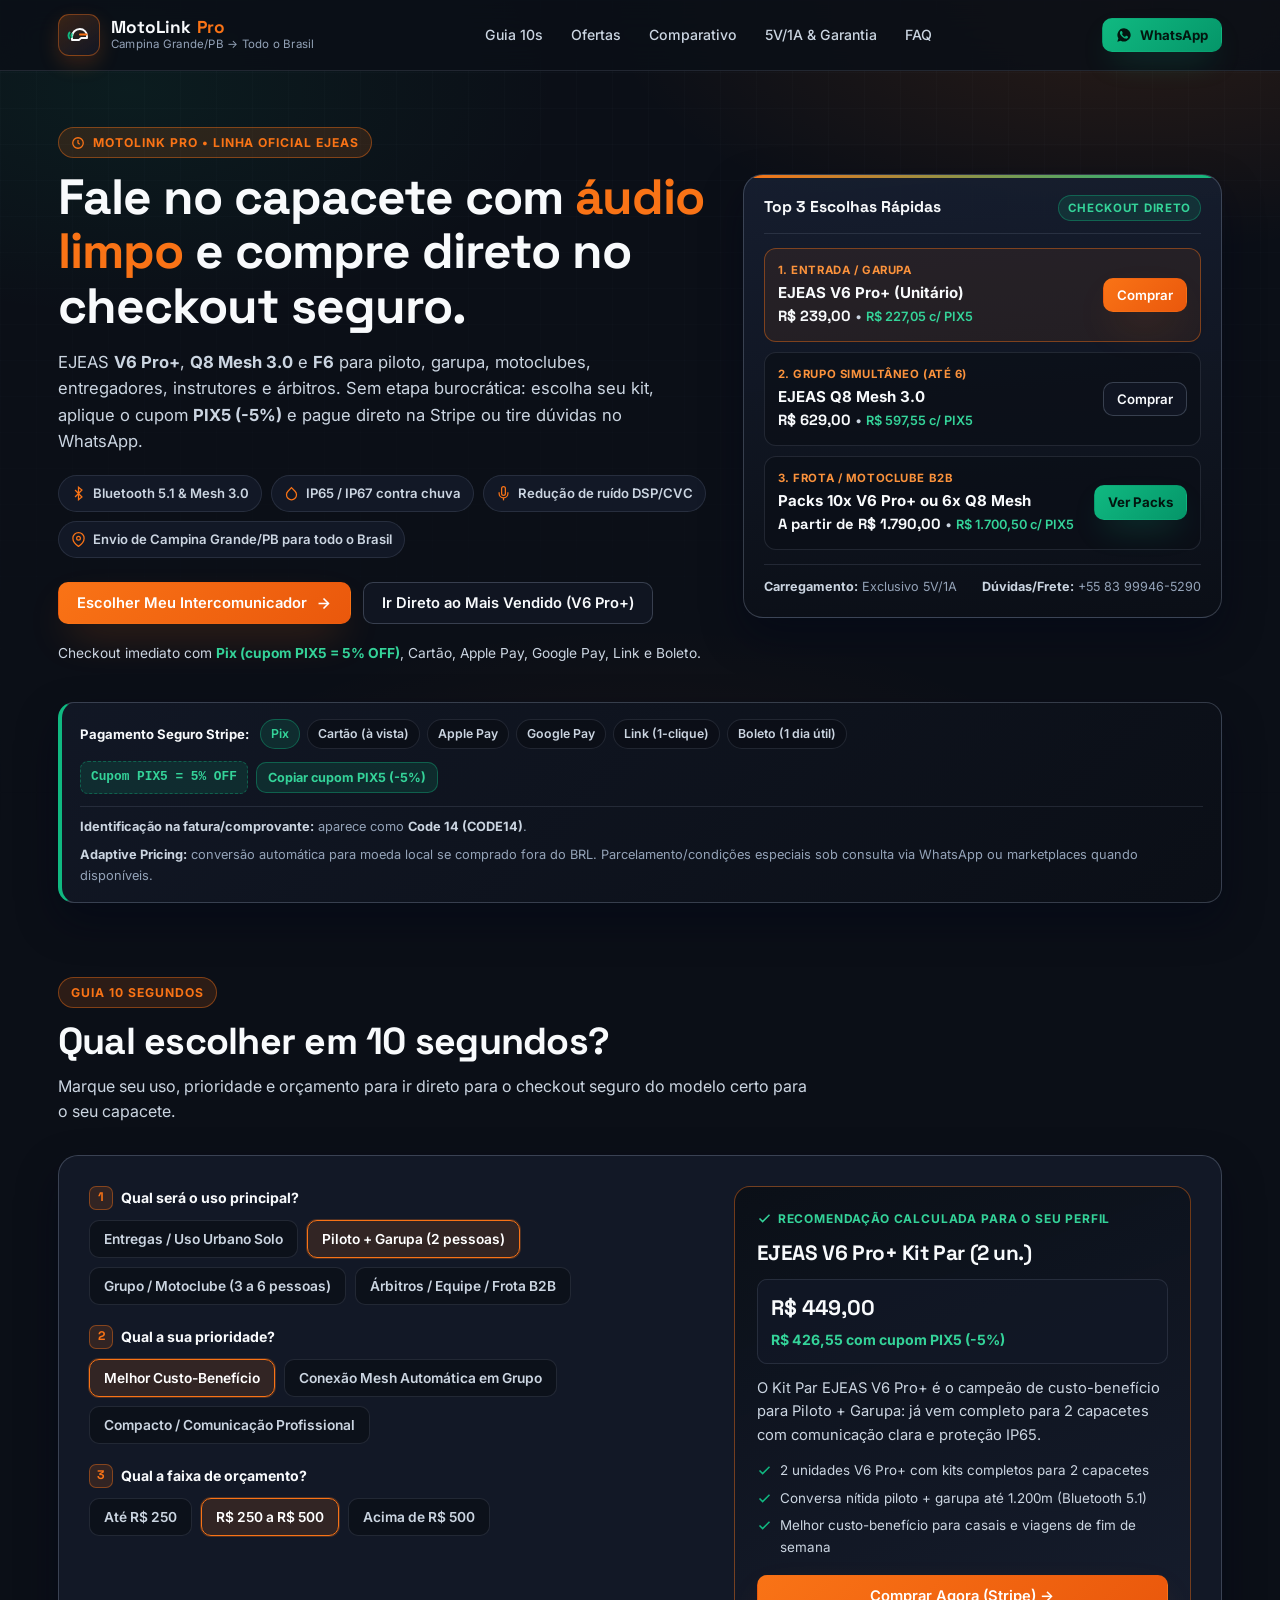
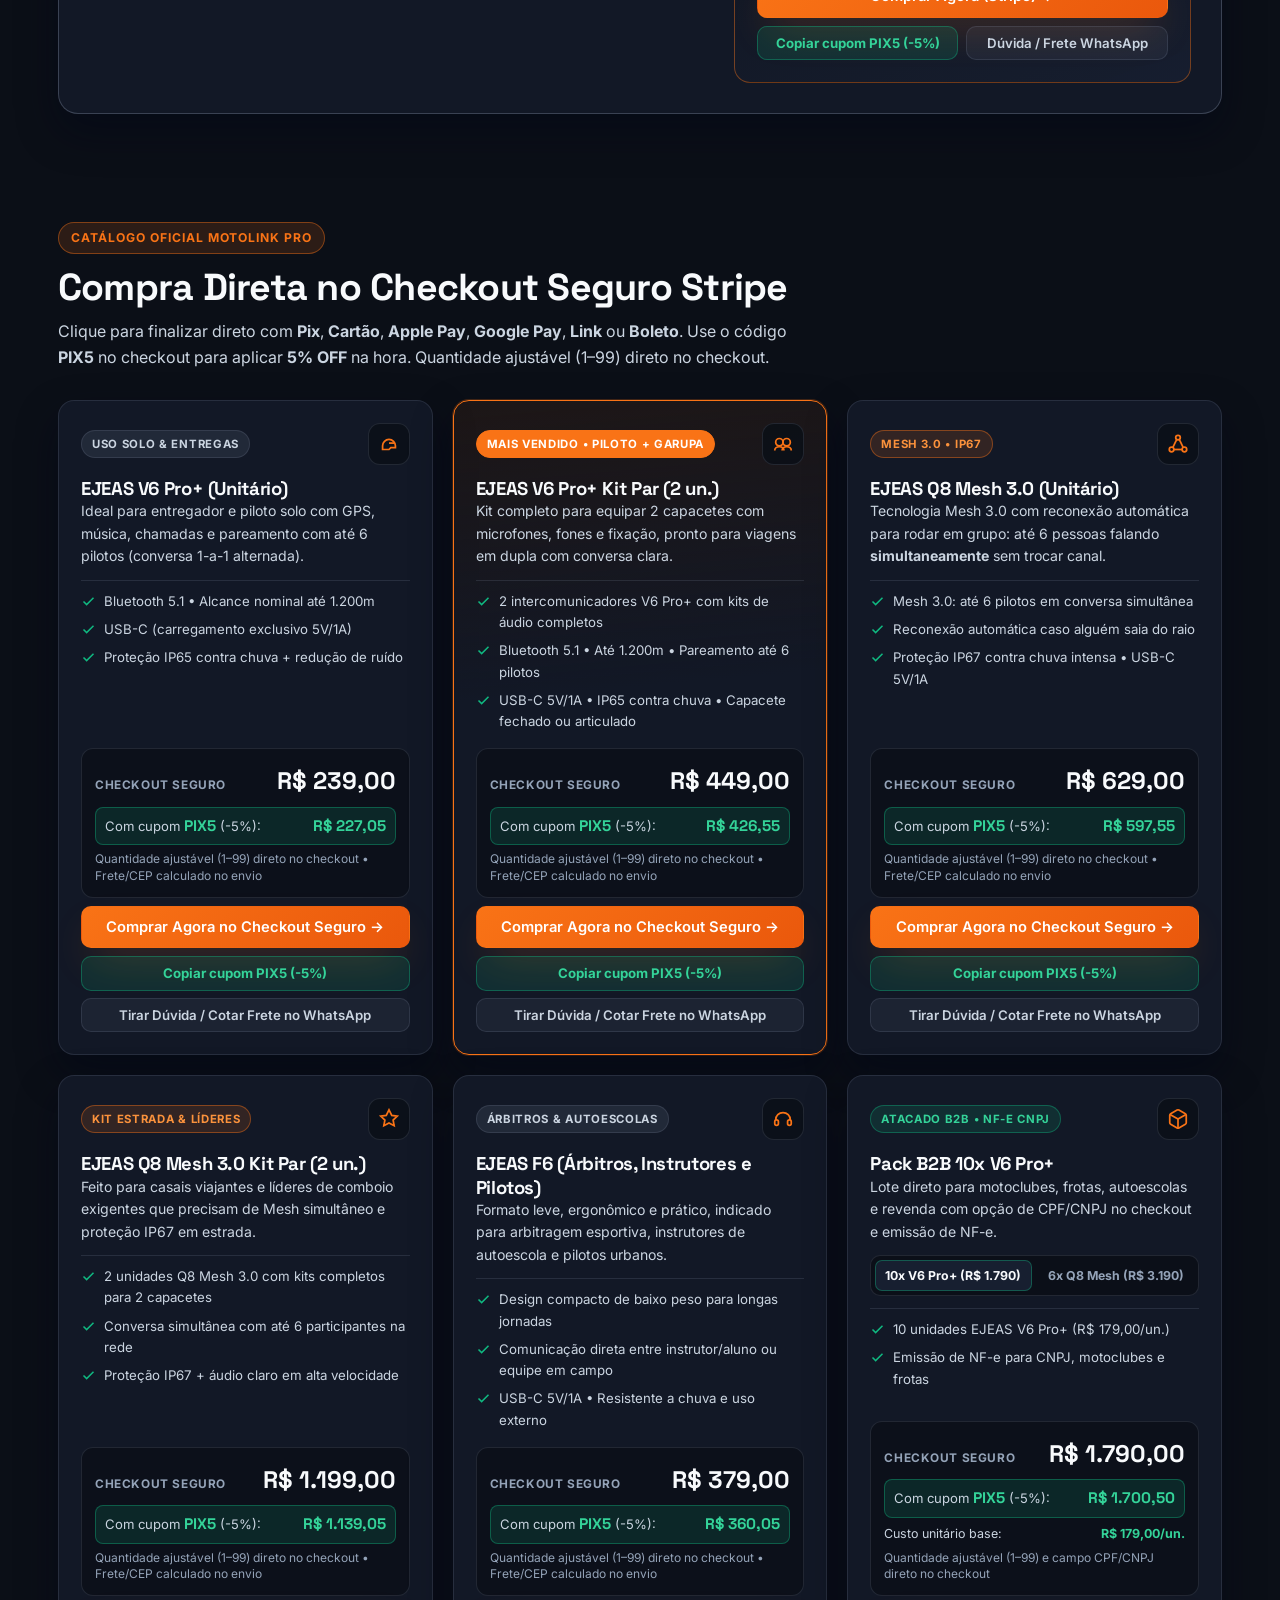
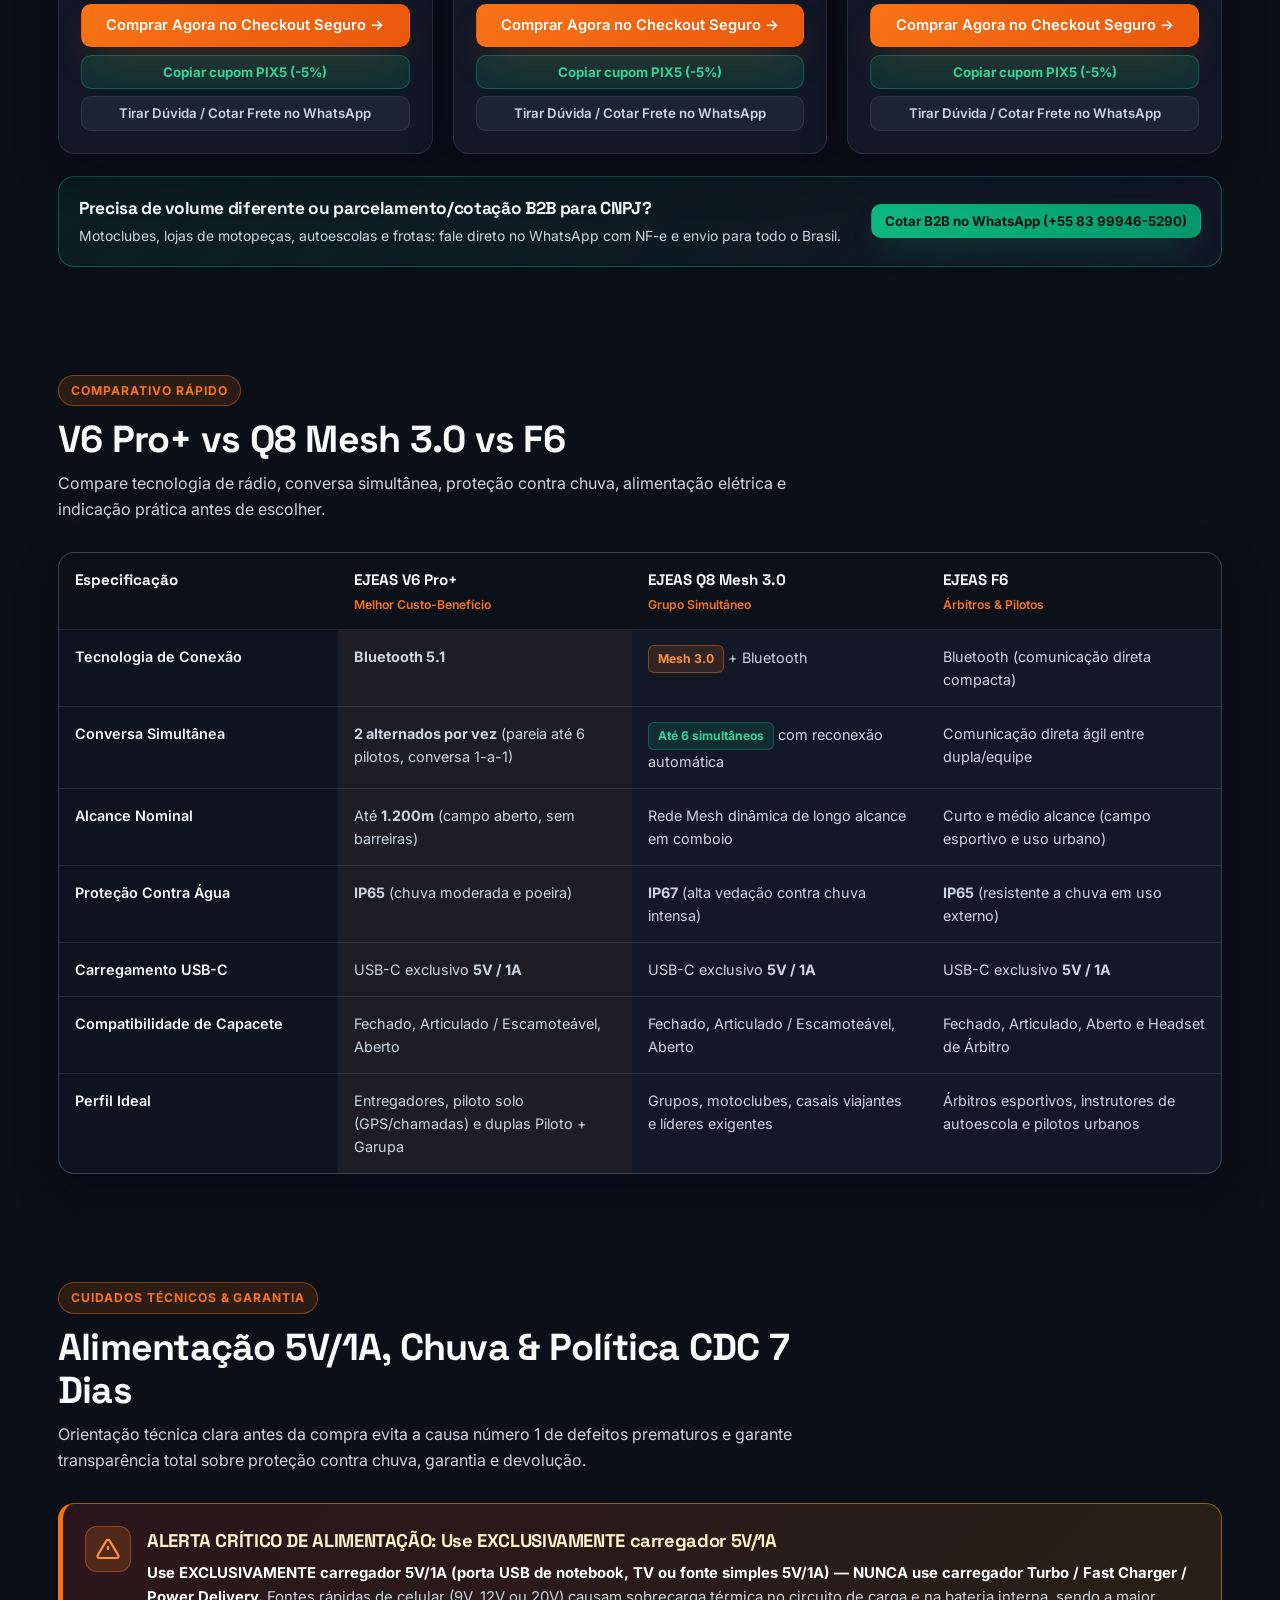
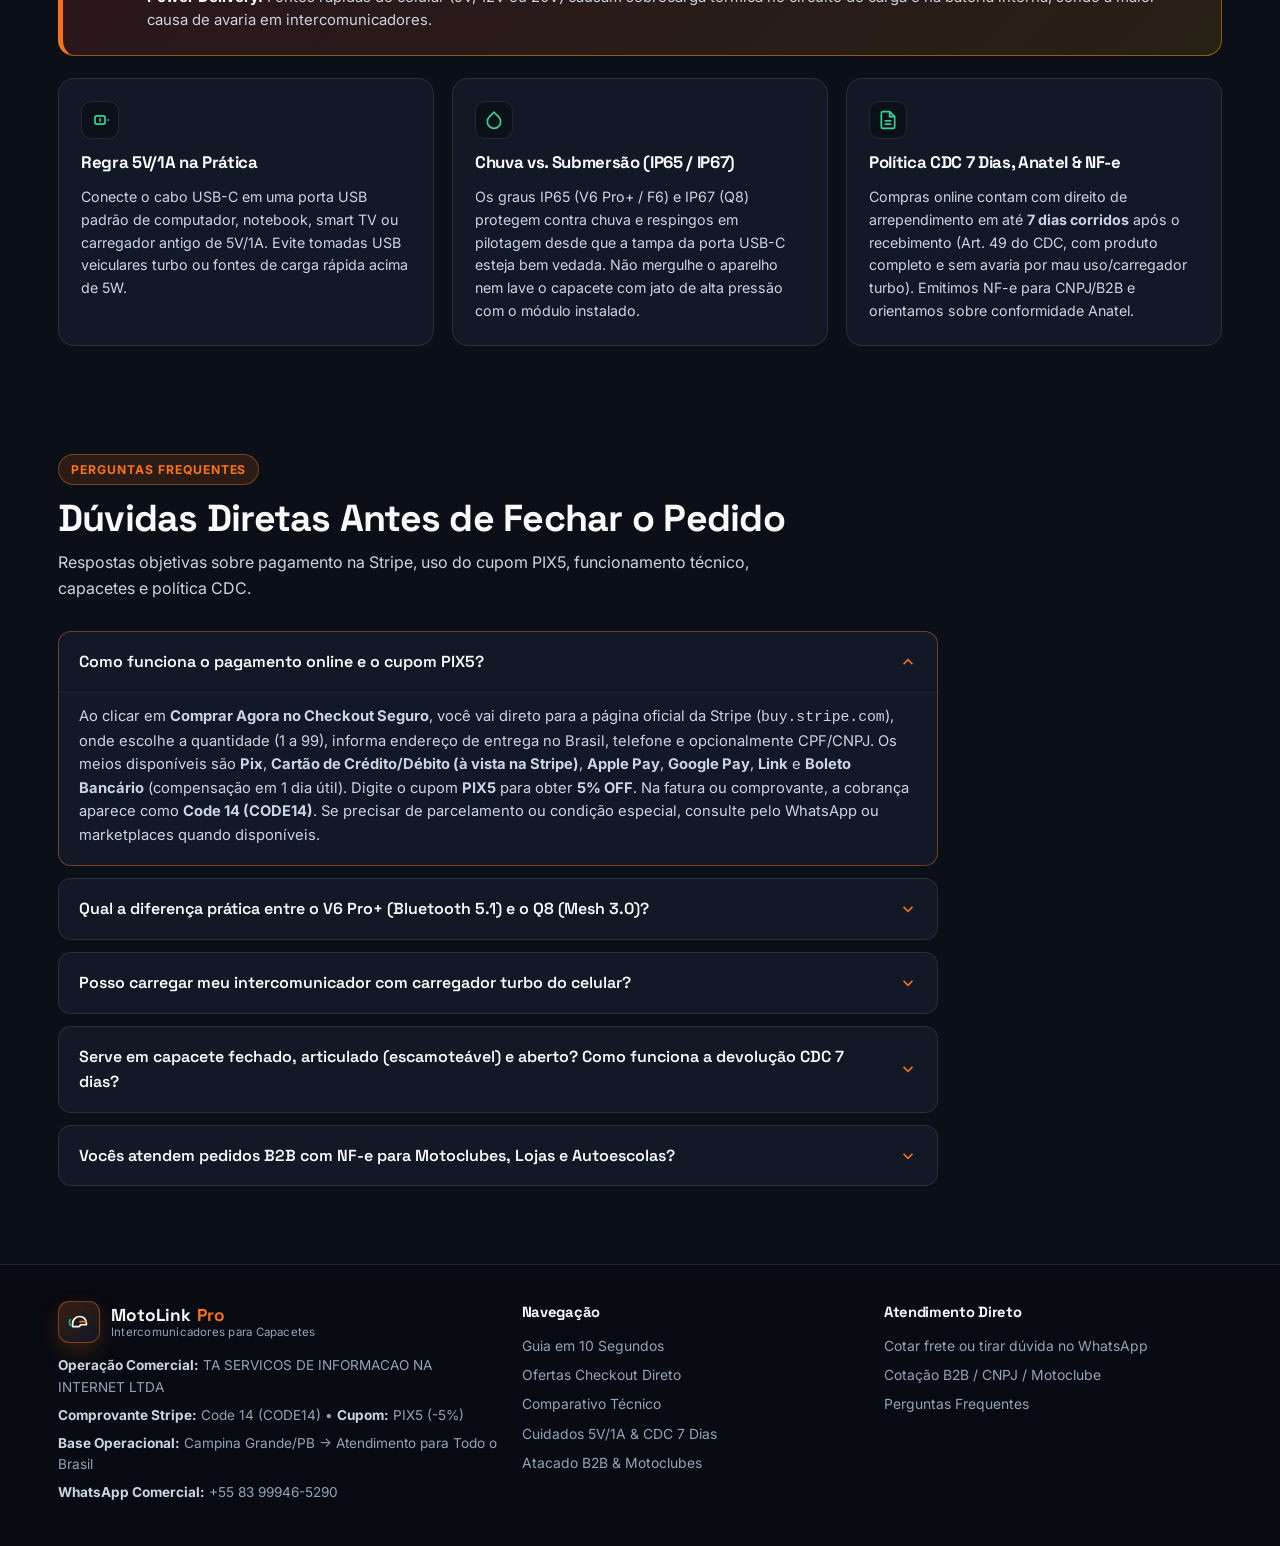
<file: intercomunicadores/index.html>
<!DOCTYPE html>
<html lang="pt-BR">
<head>
  <meta charset="UTF-8" />
  <meta name="viewport" content="width=device-width, initial-scale=1.0" />
  <title>MotoLink Pro — Intercomunicadores EJEAS | Compra Direta e Checkout Seguro</title>
  <meta name="description" content="MotoLink Pro: intercomunicadores EJEAS V6 Pro+, Q8 Mesh 3.0 e F6 para piloto, garupa, motoclubes, entregadores, árbitros e frotas B2B. Checkout seguro Stripe com Pix, Cartão, Apple Pay, Google Pay, Link e Boleto. Cupom PIX5 (5% off)." />
  <meta name="theme-color" content="#0B0F17" />
  <link rel="icon" href="data:image/svg+xml,%3Csvg xmlns='http://www.w3.org/2000/svg' viewBox='0 0 64 64'%3E%3Crect width='64' height='64' rx='14' fill='%230B0F17'/%3E%3Crect x='2' y='2' width='60' height='60' rx='12' fill='none' stroke='%23F97316' stroke-width='3'/%3E%3Cpath d='M18 42v-8c0-9.9 7.8-18 17.5-18C44.6 16 50 22.3 50 30.5V34H37l-5 8H18z' fill='none' stroke='%23F8FAFC' stroke-width='3.2' stroke-linejoin='round'/%3E%3Cpath d='M35 28h14' stroke='%23F97316' stroke-width='3' stroke-linecap='round'/%3E%3Cpath d='M13 24c-2.5 3-2.5 9 0 12' fill='none' stroke='%2310B981' stroke-width='2.6' stroke-linecap='round'/%3E%3C/svg%3E" />
  <link rel="preconnect" href="https://fonts.googleapis.com" />
  <link rel="preconnect" href="https://fonts.gstatic.com" crossorigin />
  <link href="https://fonts.googleapis.com/css2?family=Inter:wght@400;500;600;700;800&family=Space+Grotesk:wght@600;700&display=swap" rel="stylesheet" />
  <style>
    :root {
      --bg: #0B0F17;
      --surface: #121826;
      --surface-2: #171F30;
      --surface-glass: rgba(18, 24, 38, 0.84);
      --border: rgba(148, 163, 184, 0.16);
      --border-strong: rgba(148, 163, 184, 0.30);
      --text: #F8FAFC;
      --text-soft: #CBD5E1;
      --muted: #94A3B8;
      --accent: #F97316;
      --accent-hover: #FB923C;
      --accent-soft: rgba(249, 115, 22, 0.14);
      --accent-border: rgba(249, 115, 22, 0.42);
      --pix: #10B981;
      --pix-hover: #34D399;
      --pix-soft: rgba(16, 185, 129, 0.14);
      --pix-border: rgba(16, 185, 129, 0.38);
      --warn: #F59E0B;
      --danger: #EF4444;
      --radius: 16px;
      --radius-sm: 10px;
      --shadow-card: 0 18px 42px rgba(2, 6, 23, 0.48);
      --shadow-accent: 0 18px 42px -12px rgba(249, 115, 22, 0.32);
      --font-sans: 'Inter', system-ui, -apple-system, BlinkMacSystemFont, 'Segoe UI', Roboto, sans-serif;
      --font-display: 'Space Grotesk', 'Inter', system-ui, sans-serif;
      --font-mono: ui-monospace, SFMono-Regular, Menlo, Monaco, Consolas, monospace;
    }

    *, *::before, *::after {
      box-sizing: border-box;
      margin: 0;
      padding: 0;
    }

    html {
      scroll-behavior: smooth;
      max-width: 100%;
      overflow-x: clip;
    }

    body {
      font-family: var(--font-sans);
      background-color: var(--bg);
      color: var(--text);
      line-height: 1.6;
      -webkit-font-smoothing: antialiased;
      max-width: 100%;
      overflow-x: clip;
      position: relative;
    }

    body::before {
      content: "";
      position: fixed;
      inset: 0;
      z-index: -2;
      background:
        radial-gradient(ellipse 64% 44% at 88% 0%, rgba(249, 115, 22, 0.13), transparent 64%),
        radial-gradient(ellipse 56% 42% at 10% 10%, rgba(16, 185, 129, 0.08), transparent 60%),
        radial-gradient(ellipse 60% 45% at 50% 100%, rgba(249, 115, 22, 0.07), transparent 68%),
        var(--bg);
      pointer-events: none;
    }

    body::after {
      content: "";
      position: fixed;
      inset: 0;
      z-index: -1;
      background-image:
        linear-gradient(to right, rgba(148, 163, 184, 0.04) 1px, transparent 1px),
        linear-gradient(to bottom, rgba(148, 163, 184, 0.04) 1px, transparent 1px);
      background-size: 36px 36px;
      mask-image: linear-gradient(180deg, rgba(0, 0, 0, 0.7) 0%, rgba(0, 0, 0, 0.12) 78%, transparent 100%);
      pointer-events: none;
    }

    a {
      color: inherit;
      text-decoration: none;
    }

    button, input, select {
      font-family: inherit;
    }

    h1, h2, h3, h4, .font-display {
      font-family: var(--font-display);
      letter-spacing: -0.02em;
    }

    .container {
      width: 100%;
      max-width: 1200px;
      margin: 0 auto;
      padding: 0 18px;
    }

    /* Header */
    .site-header {
      position: sticky;
      top: 0;
      z-index: 70;
      background: rgba(11, 15, 23, 0.88);
      backdrop-filter: blur(16px);
      -webkit-backdrop-filter: blur(16px);
      border-bottom: 1px solid var(--border);
    }

    .nav-bar {
      display: flex;
      align-items: center;
      justify-content: space-between;
      gap: 14px;
      min-height: 70px;
    }

    .brand {
      display: inline-flex;
      align-items: center;
      gap: 11px;
      min-width: 0;
      flex-shrink: 0;
    }

    .brand-icon {
      width: 42px;
      height: 42px;
      border-radius: 11px;
      background: linear-gradient(145deg, rgba(249, 115, 22, 0.2), rgba(18, 24, 38, 0.95));
      border: 1px solid var(--accent-border);
      display: inline-flex;
      align-items: center;
      justify-content: center;
      flex-shrink: 0;
      box-shadow: 0 8px 20px rgba(249, 115, 22, 0.18);
    }

    .brand-text {
      display: flex;
      flex-direction: column;
      line-height: 1.15;
    }

    .brand-name {
      font-family: var(--font-display);
      font-weight: 700;
      font-size: 1.08rem;
      color: var(--text);
      display: flex;
      align-items: center;
      gap: 6px;
    }

    .brand-name span {
      color: var(--accent);
    }

    .brand-sub {
      font-size: 0.72rem;
      color: var(--muted);
      letter-spacing: 0.02em;
    }

    .nav-links {
      display: none;
      align-items: center;
      gap: 6px;
    }

    .nav-links a {
      font-size: 0.88rem;
      font-weight: 500;
      color: var(--text-soft);
      padding: 8px 11px;
      border-radius: 8px;
      transition: color 0.18s ease, background-color 0.18s ease;
      white-space: nowrap;
    }

    .nav-links a:hover {
      color: var(--text);
      background: rgba(148, 163, 184, 0.1);
    }

    .nav-actions {
      display: flex;
      align-items: center;
      gap: 8px;
    }

    .btn {
      display: inline-flex;
      align-items: center;
      justify-content: center;
      gap: 8px;
      border: 1px solid transparent;
      border-radius: var(--radius-sm);
      font-weight: 600;
      font-size: 0.92rem;
      padding: 11px 18px;
      cursor: pointer;
      transition: transform 0.16s ease, background-color 0.18s ease, border-color 0.18s ease, box-shadow 0.18s ease;
      text-align: center;
      line-height: 1.25;
    }

    .btn:active {
      transform: translateY(1px);
    }

    .btn-primary {
      background: linear-gradient(135deg, var(--accent), #EA580C);
      color: #FFFFFF;
      box-shadow: var(--shadow-accent);
    }

    .btn-primary:hover {
      background: linear-gradient(135deg, var(--accent-hover), var(--accent));
      transform: translateY(-1px);
    }

    .btn-pix {
      background: linear-gradient(135deg, var(--pix), #059669);
      color: #03150F;
      font-weight: 700;
      box-shadow: 0 14px 32px -12px rgba(16, 185, 129, 0.45);
    }

    .btn-pix:hover {
      background: linear-gradient(135deg, var(--pix-hover), var(--pix));
      transform: translateY(-1px);
    }

    .btn-outline {
      background: rgba(18, 24, 38, 0.72);
      border-color: var(--border-strong);
      color: var(--text);
    }

    .btn-outline:hover {
      border-color: var(--accent);
      background: rgba(249, 115, 22, 0.08);
    }

    .btn-coupon {
      background: var(--pix-soft);
      border-color: var(--pix-border);
      color: var(--pix-hover);
      font-weight: 700;
    }

    .btn-coupon:hover {
      background: rgba(16, 185, 129, 0.22);
      border-color: var(--pix-hover);
      color: #ECFDF5;
    }

    .btn-coupon.copied {
      background: var(--pix);
      border-color: var(--pix);
      color: #03150F;
    }

    .btn-ghost {
      background: rgba(148, 163, 184, 0.08);
      border-color: var(--border);
      color: var(--text-soft);
    }

    .btn-ghost:hover {
      background: rgba(148, 163, 184, 0.15);
      color: var(--text);
    }

    .btn-sm {
      padding: 8px 13px;
      font-size: 0.83rem;
    }

    .btn-xs {
      padding: 7px 11px;
      font-size: 0.79rem;
    }

    .btn-block {
      width: 100%;
    }

    .nav-wa-label {
      display: none;
    }

    .menu-toggle {
      display: inline-flex;
      align-items: center;
      justify-content: center;
      width: 40px;
      height: 40px;
      border-radius: 10px;
      background: var(--surface);
      border: 1px solid var(--border);
      color: var(--text);
      cursor: pointer;
    }

    .mobile-drawer {
      display: none;
      border-top: 1px solid var(--border);
      background: #0E1420;
      padding: 12px 18px 16px;
    }

    .mobile-drawer.open {
      display: block;
    }

    .mobile-drawer-links {
      display: grid;
      gap: 6px;
    }

    .mobile-drawer-links a {
      padding: 10px 12px;
      border-radius: 9px;
      color: var(--text-soft);
      font-weight: 500;
      font-size: 0.94rem;
      background: rgba(18, 24, 38, 0.7);
      border: 1px solid var(--border);
    }

    @media (min-width: 640px) {
      .nav-wa-label {
        display: inline;
      }
    }

    @media (min-width: 980px) {
      .nav-links {
        display: flex;
      }
      .menu-toggle, .mobile-drawer {
        display: none !important;
      }
    }

    /* Section framing */
    section {
      padding: 54px 0;
      scroll-margin-top: 78px;
    }

    .section-head {
      max-width: 760px;
      margin-bottom: 30px;
    }

    .eyebrow {
      display: inline-flex;
      align-items: center;
      gap: 8px;
      font-size: 0.76rem;
      font-weight: 700;
      text-transform: uppercase;
      letter-spacing: 0.08em;
      color: var(--accent);
      background: var(--accent-soft);
      border: 1px solid var(--accent-border);
      padding: 5px 12px;
      border-radius: 999px;
      margin-bottom: 12px;
    }

    .eyebrow-pix {
      color: var(--pix-hover);
      background: var(--pix-soft);
      border-color: var(--pix-border);
    }

    .section-title {
      font-size: clamp(1.65rem, 3.4vw, 2.35rem);
      line-height: 1.15;
      margin-bottom: 10px;
      color: var(--text);
    }

    .section-desc {
      color: var(--text-soft);
      font-size: 1rem;
    }

    /* Hero */
    .hero {
      padding: 40px 0 32px;
    }

    .hero-grid {
      display: grid;
      grid-template-columns: 1fr;
      gap: 28px;
      align-items: center;
    }

    @media (min-width: 960px) {
      .hero {
        padding: 56px 0 38px;
      }
      .hero-grid {
        grid-template-columns: 1.15fr 0.85fr;
        gap: 36px;
      }
    }

    .hero h1 {
      font-size: clamp(2rem, 4.4vw, 3.1rem);
      line-height: 1.09;
      margin-bottom: 16px;
      color: var(--text);
    }

    .hero h1 .highlight {
      color: var(--accent);
    }

    .hero-lead {
      font-size: 1.04rem;
      color: var(--text-soft);
      max-width: 610px;
      margin-bottom: 20px;
    }

    .hero-badges {
      display: flex;
      flex-wrap: wrap;
      gap: 9px;
      margin-bottom: 24px;
    }

    .spec-pill {
      display: inline-flex;
      align-items: center;
      gap: 7px;
      padding: 7px 12px;
      border-radius: 999px;
      background: var(--surface);
      border: 1px solid var(--border);
      font-size: 0.82rem;
      font-weight: 600;
      color: var(--text-soft);
    }

    .spec-pill svg {
      color: var(--accent);
      flex-shrink: 0;
    }

    .hero-ctas {
      display: flex;
      flex-wrap: wrap;
      gap: 12px;
      margin-bottom: 18px;
    }

    .hero-value-note {
      font-size: 0.86rem;
      color: var(--text-soft);
      display: flex;
      flex-wrap: wrap;
      align-items: center;
      gap: 8px;
    }

    .hero-value-note strong {
      color: var(--pix-hover);
    }

    /* Hero Fast-Pick Panel */
    .hero-panel {
      background: linear-gradient(175deg, rgba(23, 31, 48, 0.94), rgba(11, 15, 23, 0.98));
      border: 1px solid var(--border-strong);
      border-radius: 20px;
      padding: 20px;
      box-shadow: var(--shadow-card);
      position: relative;
      overflow: hidden;
    }

    .hero-panel::before {
      content: "";
      position: absolute;
      top: 0;
      left: 0;
      right: 0;
      height: 3px;
      background: linear-gradient(90deg, var(--accent), var(--pix));
    }

    .panel-header {
      display: flex;
      align-items: center;
      justify-content: space-between;
      gap: 10px;
      padding-bottom: 12px;
      border-bottom: 1px solid var(--border);
      margin-bottom: 14px;
    }

    .panel-title {
      font-family: var(--font-display);
      font-size: 0.98rem;
      font-weight: 700;
      color: var(--text);
    }

    .panel-tag {
      font-size: 0.72rem;
      font-weight: 700;
      text-transform: uppercase;
      letter-spacing: 0.06em;
      color: var(--pix-hover);
      background: var(--pix-soft);
      border: 1px solid var(--pix-border);
      padding: 3px 9px;
      border-radius: 999px;
    }

    .fast-pick-list {
      display: grid;
      gap: 10px;
      margin-bottom: 14px;
    }

    .fast-pick-item {
      display: flex;
      align-items: center;
      justify-content: space-between;
      gap: 12px;
      padding: 12px 13px;
      border-radius: 12px;
      background: rgba(11, 15, 23, 0.74);
      border: 1px solid var(--border);
    }

    .fast-pick-item.featured {
      border-color: var(--accent-border);
      background: rgba(249, 115, 22, 0.08);
    }

    .fast-pick-meta {
      min-width: 0;
    }

    .fast-pick-kicker {
      font-size: 0.71rem;
      font-weight: 700;
      text-transform: uppercase;
      letter-spacing: 0.05em;
      color: var(--accent-hover);
      margin-bottom: 2px;
    }

    .fast-pick-name {
      font-weight: 700;
      font-size: 0.94rem;
      color: var(--text);
    }

    .fast-pick-price {
      font-size: 0.8rem;
      color: var(--text-soft);
    }

    .fast-pick-price strong {
      color: var(--text);
      font-family: var(--font-display);
      font-size: 0.92rem;
    }

    .fast-pick-price span {
      color: var(--pix-hover);
      font-weight: 600;
    }

    .fast-pick-cta {
      flex-shrink: 0;
      white-space: nowrap;
    }

    .panel-footer-note {
      display: flex;
      align-items: center;
      justify-content: space-between;
      flex-wrap: wrap;
      gap: 8px;
      font-size: 0.79rem;
      color: var(--muted);
      padding-top: 12px;
      border-top: 1px solid var(--border);
    }

    .panel-footer-note strong {
      color: var(--text-soft);
    }

    /* Fast Payment Trust Bar */
    .trust-bar-wrap {
      padding: 0 0 20px;
    }

    .payment-trust-bar {
      background: linear-gradient(135deg, rgba(18, 24, 38, 0.96), rgba(11, 15, 23, 0.98));
      border: 1px solid var(--border-strong);
      border-left: 4px solid var(--pix);
      border-radius: 16px;
      padding: 16px 18px;
      display: grid;
      gap: 12px;
      box-shadow: var(--shadow-card);
    }

    .trust-bar-top {
      display: flex;
      flex-wrap: wrap;
      align-items: center;
      justify-content: space-between;
      gap: 12px;
    }

    .trust-methods {
      display: flex;
      flex-wrap: wrap;
      align-items: center;
      gap: 7px;
    }

    .trust-methods-label {
      font-size: 0.82rem;
      font-weight: 700;
      color: var(--text);
      margin-right: 4px;
    }

    .pay-chip {
      display: inline-flex;
      align-items: center;
      gap: 5px;
      font-size: 0.77rem;
      font-weight: 600;
      color: var(--text-soft);
      background: rgba(11, 15, 23, 0.85);
      border: 1px solid var(--border);
      padding: 4px 10px;
      border-radius: 999px;
    }

    .pay-chip.highlight {
      color: var(--pix-hover);
      background: var(--pix-soft);
      border-color: var(--pix-border);
    }

    .trust-coupon-box {
      display: flex;
      flex-wrap: wrap;
      align-items: center;
      gap: 8px;
    }

    .coupon-code-pill {
      font-family: var(--font-mono);
      font-size: 0.8rem;
      font-weight: 700;
      color: var(--pix-hover);
      background: var(--pix-soft);
      border: 1px dashed var(--pix-border);
      padding: 5px 10px;
      border-radius: 8px;
    }

    .trust-bar-bottom {
      display: flex;
      flex-wrap: wrap;
      align-items: center;
      justify-content: space-between;
      gap: 8px 18px;
      padding-top: 10px;
      border-top: 1px solid var(--border);
      font-size: 0.8rem;
      color: var(--muted);
    }

    .trust-bar-bottom strong {
      color: var(--text-soft);
    }

    /* Interactive Recommender */
    .recommender-shell {
      background: var(--surface);
      border: 1px solid var(--border-strong);
      border-radius: 20px;
      padding: 22px;
      box-shadow: var(--shadow-card);
    }

    @media (min-width: 900px) {
      .recommender-shell {
        padding: 30px;
      }
    }

    .recommender-layout {
      display: grid;
      grid-template-columns: 1fr;
      gap: 26px;
      align-items: start;
    }

    @media (min-width: 920px) {
      .recommender-layout {
        grid-template-columns: 1.15fr 0.85fr;
      }
    }

    .rec-questions {
      display: grid;
      gap: 20px;
    }

    .rec-group-label {
      display: flex;
      align-items: center;
      gap: 8px;
      font-size: 0.88rem;
      font-weight: 700;
      color: var(--text);
      margin-bottom: 10px;
    }

    .rec-step-num {
      display: inline-flex;
      align-items: center;
      justify-content: center;
      width: 24px;
      height: 24px;
      border-radius: 7px;
      background: var(--accent-soft);
      border: 1px solid var(--accent-border);
      color: var(--accent);
      font-family: var(--font-display);
      font-size: 0.78rem;
    }

    .rec-options {
      display: flex;
      flex-wrap: wrap;
      gap: 9px;
    }

    .rec-btn {
      background: rgba(11, 15, 23, 0.75);
      border: 1px solid var(--border);
      color: var(--text-soft);
      padding: 10px 14px;
      border-radius: 10px;
      font-size: 0.86rem;
      font-weight: 600;
      cursor: pointer;
      transition: all 0.16s ease;
      text-align: left;
    }

    .rec-btn:hover {
      border-color: var(--border-strong);
      color: var(--text);
    }

    .rec-btn[aria-pressed="true"] {
      background: var(--accent-soft);
      border-color: var(--accent);
      color: #FFFFFF;
      box-shadow: 0 0 0 1px rgba(249, 115, 22, 0.25);
    }

    .rec-result-card {
      background: linear-gradient(160deg, rgba(11, 15, 23, 0.96), rgba(23, 31, 48, 0.92));
      border: 1px solid var(--accent-border);
      border-radius: 16px;
      padding: 22px;
      display: flex;
      flex-direction: column;
      gap: 13px;
    }

    .rec-result-kicker {
      display: inline-flex;
      align-items: center;
      gap: 6px;
      font-size: 0.75rem;
      font-weight: 700;
      text-transform: uppercase;
      letter-spacing: 0.07em;
      color: var(--pix-hover);
    }

    .rec-result-title {
      font-size: 1.3rem;
      line-height: 1.22;
      color: var(--text);
    }

    .rec-price-row {
      display: grid;
      gap: 4px;
      padding: 11px 13px;
      border-radius: 10px;
      background: rgba(18, 24, 38, 0.85);
      border: 1px solid var(--border);
    }

    .rec-price-full {
      font-family: var(--font-display);
      font-size: 1.32rem;
      font-weight: 700;
      color: var(--text);
    }

    .rec-price-pix {
      font-size: 0.88rem;
      font-weight: 700;
      color: var(--pix-hover);
    }

    .rec-reason {
      font-size: 0.92rem;
      color: var(--text-soft);
    }

    .rec-note {
      font-size: 0.82rem;
      color: #FCD34D;
      background: rgba(245, 158, 11, 0.1);
      border: 1px solid rgba(245, 158, 11, 0.28);
      border-radius: 9px;
      padding: 9px 11px;
    }

    .rec-specs {
      list-style: none;
      display: grid;
      gap: 6px;
      font-size: 0.84rem;
      color: var(--text-soft);
    }

    .rec-specs li {
      display: flex;
      align-items: flex-start;
      gap: 8px;
    }

    .rec-specs li svg {
      color: var(--pix);
      flex-shrink: 0;
      margin-top: 3px;
    }

    .rec-actions {
      display: grid;
      gap: 8px;
      margin-top: 4px;
    }

    .rec-sub-actions {
      display: grid;
      grid-template-columns: 1fr;
      gap: 8px;
    }

    @media (min-width: 480px) {
      .rec-sub-actions {
        grid-template-columns: 1fr 1fr;
      }
    }

    /* Catalog Cards */
    .catalog-grid {
      display: grid;
      grid-template-columns: 1fr;
      gap: 20px;
    }

    @media (min-width: 720px) {
      .catalog-grid {
        grid-template-columns: repeat(2, minmax(0, 1fr));
      }
    }

    @media (min-width: 1080px) {
      .catalog-grid {
        grid-template-columns: repeat(3, minmax(0, 1fr));
      }
    }

    .sku-card {
      background: var(--surface);
      border: 1px solid var(--border);
      border-radius: var(--radius);
      padding: 22px;
      display: flex;
      flex-direction: column;
      justify-content: space-between;
      gap: 16px;
      box-shadow: var(--shadow-card);
      transition: transform 0.18s ease, border-color 0.18s ease;
      position: relative;
      min-width: 0;
      scroll-margin-top: 90px;
    }

    .sku-card:hover {
      transform: translateY(-2px);
      border-color: var(--border-strong);
    }

    .sku-card.featured {
      border-color: var(--accent);
      background: linear-gradient(175deg, rgba(249, 115, 22, 0.08), var(--surface) 44%);
      box-shadow: var(--shadow-card), 0 0 0 1px rgba(249, 115, 22, 0.25);
    }

    .sku-card-top {
      display: flex;
      flex-direction: column;
      gap: 12px;
    }

    .sku-badge-row {
      display: flex;
      align-items: center;
      justify-content: space-between;
      gap: 8px;
      flex-wrap: wrap;
    }

    .sku-badge {
      display: inline-flex;
      align-items: center;
      gap: 6px;
      font-size: 0.71rem;
      font-weight: 700;
      text-transform: uppercase;
      letter-spacing: 0.06em;
      padding: 4px 10px;
      border-radius: 999px;
      background: rgba(148, 163, 184, 0.12);
      border: 1px solid var(--border);
      color: var(--text-soft);
    }

    .sku-badge.best {
      background: var(--accent);
      border-color: var(--accent);
      color: #FFFFFF;
    }

    .sku-badge.mesh {
      background: rgba(249, 115, 22, 0.14);
      border-color: var(--accent-border);
      color: var(--accent-hover);
    }

    .sku-badge.b2b {
      background: var(--pix-soft);
      border-color: var(--pix-border);
      color: var(--pix-hover);
    }

    .sku-visual {
      width: 42px;
      height: 42px;
      border-radius: 12px;
      background: rgba(11, 15, 23, 0.8);
      border: 1px solid var(--border);
      display: inline-flex;
      align-items: center;
      justify-content: center;
      color: var(--accent);
      flex-shrink: 0;
    }

    .sku-title {
      font-size: 1.16rem;
      line-height: 1.25;
      color: var(--text);
    }

    .sku-desc {
      font-size: 0.88rem;
      color: var(--text-soft);
    }

    .sku-specs {
      list-style: none;
      display: grid;
      gap: 7px;
      font-size: 0.83rem;
      color: var(--text-soft);
      padding-top: 10px;
      border-top: 1px solid var(--border);
    }

    .sku-specs li {
      display: flex;
      align-items: flex-start;
      gap: 8px;
    }

    .sku-specs li svg {
      color: var(--pix);
      flex-shrink: 0;
      margin-top: 3px;
    }

    .b2b-pack-toggle {
      display: grid;
      grid-template-columns: 1fr 1fr;
      gap: 6px;
      padding: 4px;
      border-radius: 10px;
      background: rgba(11, 15, 23, 0.85);
      border: 1px solid var(--border);
    }

    .b2b-pack-opt {
      background: transparent;
      border: 1px solid transparent;
      color: var(--muted);
      border-radius: 7px;
      padding: 7px 8px;
      font-size: 0.77rem;
      font-weight: 700;
      cursor: pointer;
      transition: all 0.16s ease;
    }

    .b2b-pack-opt.active {
      background: var(--surface-2);
      border-color: var(--pix-border);
      color: var(--text);
    }

    .sku-pricing-box {
      background: rgba(11, 15, 23, 0.72);
      border: 1px solid var(--border);
      border-radius: 12px;
      padding: 13px;
      display: grid;
      gap: 6px;
    }

    .sku-price-main {
      display: flex;
      align-items: baseline;
      justify-content: space-between;
      gap: 8px;
      flex-wrap: wrap;
    }

    .sku-price-label {
      font-size: 0.74rem;
      font-weight: 700;
      color: var(--muted);
      text-transform: uppercase;
      letter-spacing: 0.05em;
    }

    .sku-price-value {
      font-family: var(--font-display);
      font-size: 1.5rem;
      font-weight: 700;
      color: var(--text);
    }

    .sku-coupon-row {
      display: flex;
      align-items: center;
      justify-content: space-between;
      gap: 8px;
      flex-wrap: wrap;
      padding: 6px 9px;
      border-radius: 8px;
      background: var(--pix-soft);
      border: 1px solid var(--pix-border);
      font-size: 0.82rem;
    }

    .sku-coupon-row span {
      color: var(--text-soft);
    }

    .sku-coupon-row strong {
      font-family: var(--font-display);
      color: var(--pix-hover);
      font-size: 0.96rem;
    }

    .sku-unit-math {
      font-size: 0.78rem;
      color: var(--text-soft);
      display: flex;
      align-items: center;
      justify-content: space-between;
      gap: 6px;
    }

    .sku-unit-math strong {
      color: var(--pix-hover);
    }

    .sku-checkout-note {
      font-size: 0.75rem;
      color: var(--muted);
      line-height: 1.35;
    }

    .sku-card-foot {
      display: grid;
      gap: 8px;
    }

    .sku-secondary-actions {
      display: grid;
      gap: 7px;
    }

    /* Compact B2B Callout */
    .b2b-compact-callout {
      margin-top: 22px;
      background: linear-gradient(135deg, rgba(16, 185, 129, 0.09), rgba(18, 24, 38, 0.96));
      border: 1px solid var(--pix-border);
      border-radius: 16px;
      padding: 18px 20px;
      display: flex;
      flex-wrap: wrap;
      align-items: center;
      justify-content: space-between;
      gap: 14px;
      scroll-margin-top: 84px;
    }

    .b2b-compact-copy h3 {
      font-size: 1.08rem;
      color: var(--text);
      margin-bottom: 3px;
    }

    .b2b-compact-copy p {
      font-size: 0.87rem;
      color: var(--text-soft);
    }

    .b2b-compact-actions {
      display: flex;
      flex-wrap: wrap;
      gap: 8px;
    }

    /* Comparison Table */
    .table-wrap {
      width: 100%;
      overflow-x: auto;
      -webkit-overflow-scrolling: touch;
      border-radius: var(--radius);
      border: 1px solid var(--border-strong);
      background: var(--surface);
      box-shadow: var(--shadow-card);
    }

    .compare-table {
      width: 100%;
      min-width: 680px;
      border-collapse: collapse;
      text-align: left;
      font-size: 0.9rem;
    }

    .compare-table th,
    .compare-table td {
      padding: 15px 16px;
      border-bottom: 1px solid var(--border);
      vertical-align: top;
    }

    .compare-table thead th {
      background: rgba(11, 15, 23, 0.85);
      font-family: var(--font-display);
      font-size: 0.95rem;
      font-weight: 700;
      color: var(--text);
    }

    .compare-table thead th .th-sub {
      display: block;
      font-family: var(--font-sans);
      font-size: 0.76rem;
      font-weight: 600;
      color: var(--accent);
      margin-top: 2px;
    }

    .compare-table tbody th {
      font-weight: 600;
      color: var(--text);
      width: 24%;
      background: rgba(11, 15, 23, 0.42);
    }

    .compare-table tbody td {
      color: var(--text-soft);
      width: 25.33%;
    }

    .compare-table tbody tr:last-child th,
    .compare-table tbody tr:last-child td {
      border-bottom: none;
    }

    .col-highlight {
      background: rgba(249, 115, 22, 0.05);
    }

    .table-badge {
      display: inline-block;
      font-size: 0.76rem;
      font-weight: 700;
      padding: 3px 9px;
      border-radius: 6px;
      background: var(--pix-soft);
      color: var(--pix-hover);
      border: 1px solid var(--pix-border);
    }

    .table-badge.orange {
      background: var(--accent-soft);
      color: var(--accent-hover);
      border-color: var(--accent-border);
    }

    /* Technical Anti-Defect & Warranty */
    .tech-alert-banner {
      background: linear-gradient(135deg, rgba(239, 68, 68, 0.14), rgba(245, 158, 11, 0.12));
      border: 1px solid rgba(245, 158, 11, 0.5);
      border-left: 5px solid var(--accent);
      border-radius: var(--radius);
      padding: 22px;
      display: flex;
      align-items: flex-start;
      gap: 16px;
      margin-bottom: 22px;
    }

    .tech-alert-icon {
      width: 46px;
      height: 46px;
      border-radius: 12px;
      background: rgba(249, 115, 22, 0.18);
      border: 1px solid var(--accent-border);
      color: var(--accent-hover);
      display: inline-flex;
      align-items: center;
      justify-content: center;
      flex-shrink: 0;
    }

    .tech-alert-banner h3 {
      font-size: 1.15rem;
      color: #FEF3C7;
      margin-bottom: 6px;
    }

    .tech-alert-banner p {
      font-size: 0.93rem;
      color: var(--text-soft);
    }

    .tech-alert-banner strong {
      color: #FFFFFF;
    }

    .care-grid {
      display: grid;
      grid-template-columns: 1fr;
      gap: 18px;
    }

    @media (min-width: 760px) {
      .care-grid {
        grid-template-columns: repeat(3, minmax(0, 1fr));
      }
    }

    .care-card {
      background: var(--surface);
      border: 1px solid var(--border);
      border-radius: var(--radius);
      padding: 22px;
      display: flex;
      flex-direction: column;
      gap: 10px;
    }

    .care-card-icon {
      width: 38px;
      height: 38px;
      border-radius: 10px;
      background: rgba(11, 15, 23, 0.82);
      border: 1px solid var(--border);
      color: var(--pix-hover);
      display: inline-flex;
      align-items: center;
      justify-content: center;
    }

    .care-card h4 {
      font-size: 1.05rem;
      color: var(--text);
    }

    .care-card p {
      font-size: 0.89rem;
      color: var(--text-soft);
    }

    /* FAQ */
    .faq-list {
      display: grid;
      gap: 12px;
      max-width: 880px;
    }

    .faq-item {
      background: var(--surface);
      border: 1px solid var(--border);
      border-radius: 13px;
      overflow: hidden;
      transition: border-color 0.16s ease;
    }

    .faq-item[open] {
      border-color: var(--accent-border);
    }

    .faq-item summary {
      list-style: none;
      cursor: pointer;
      padding: 17px 20px;
      font-family: var(--font-display);
      font-weight: 600;
      font-size: 1rem;
      color: var(--text);
      display: flex;
      align-items: center;
      justify-content: space-between;
      gap: 14px;
    }

    .faq-item summary::-webkit-details-marker {
      display: none;
    }

    .faq-chevron {
      color: var(--accent);
      flex-shrink: 0;
      transition: transform 0.2s ease;
    }

    .faq-item[open] .faq-chevron {
      transform: rotate(180deg);
    }

    .faq-body {
      padding: 0 20px 18px;
      font-size: 0.92rem;
      color: var(--text-soft);
      border-top: 1px solid rgba(148, 163, 184, 0.08);
      padding-top: 12px;
    }

    /* Footer */
    .site-footer {
      border-top: 1px solid var(--border);
      background: #080B11;
      padding: 36px 0 42px;
      margin-top: 24px;
    }

    .footer-grid {
      display: grid;
      grid-template-columns: 1fr;
      gap: 24px;
      align-items: start;
    }

    @media (min-width: 780px) {
      .footer-grid {
        grid-template-columns: 1.3fr 1fr 1fr;
      }
    }

    .footer-legal {
      font-size: 0.85rem;
      color: var(--muted);
      display: grid;
      gap: 6px;
      margin-top: 12px;
    }

    .footer-legal strong {
      color: var(--text-soft);
    }

    .footer-col h4 {
      font-size: 0.92rem;
      margin-bottom: 10px;
      color: var(--text);
    }

    .footer-links {
      display: grid;
      gap: 7px;
      font-size: 0.87rem;
      color: var(--muted);
    }

    .footer-links a:hover {
      color: var(--accent-hover);
    }

    /* WhatsApp Assistance & Optional Quote Modal */
    .modal-backdrop {
      position: fixed;
      inset: 0;
      z-index: 100;
      background: rgba(5, 8, 15, 0.82);
      backdrop-filter: blur(8px);
      -webkit-backdrop-filter: blur(8px);
      display: none;
      align-items: center;
      justify-content: center;
      padding: 16px;
      overflow-y: auto;
    }

    .modal-backdrop.open {
      display: flex;
    }

    .modal-dialog {
      width: 100%;
      max-width: 560px;
      background: var(--surface);
      border: 1px solid var(--border-strong);
      border-radius: 20px;
      box-shadow: 0 28px 70px rgba(0, 0, 0, 0.72);
      overflow: hidden;
      margin: auto;
    }

    .modal-head {
      display: flex;
      align-items: center;
      justify-content: space-between;
      gap: 12px;
      padding: 18px 22px;
      background: rgba(11, 15, 23, 0.88);
      border-bottom: 1px solid var(--border);
    }

    .modal-head h3 {
      font-size: 1.1rem;
      color: var(--text);
    }

    .modal-close {
      width: 36px;
      height: 36px;
      border-radius: 9px;
      border: 1px solid var(--border);
      background: rgba(18, 24, 38, 0.8);
      color: var(--text-soft);
      cursor: pointer;
      display: inline-flex;
      align-items: center;
      justify-content: center;
    }

    .modal-close:hover {
      color: var(--text);
      border-color: var(--accent);
    }

    .modal-body {
      padding: 20px 22px 22px;
      display: grid;
      gap: 14px;
    }

    .modal-direct-links {
      display: grid;
      gap: 9px;
      padding: 14px;
      border-radius: 12px;
      background: rgba(249, 115, 22, 0.08);
      border: 1px solid var(--accent-border);
    }

    .modal-direct-links-title {
      font-size: 0.78rem;
      font-weight: 700;
      color: var(--accent-hover);
      text-transform: uppercase;
      letter-spacing: 0.05em;
    }

    .modal-direct-desc {
      font-size: 0.85rem;
      color: var(--text-soft);
      line-height: 1.45;
    }

    .modal-direct-desc strong {
      color: #FFFFFF;
    }

    .modal-direct-btns {
      display: grid;
      gap: 8px;
    }

    .modal-sku-summary {
      background: rgba(11, 15, 23, 0.78);
      border: 1px solid var(--border);
      border-radius: 12px;
      padding: 12px 14px;
      display: grid;
      gap: 8px;
    }

    .modal-sku-top {
      display: flex;
      align-items: center;
      justify-content: space-between;
      gap: 10px;
      flex-wrap: wrap;
    }

    .modal-sku-name {
      font-family: var(--font-display);
      font-weight: 700;
      font-size: 0.98rem;
      color: var(--text);
    }

    .modal-price-pill {
      font-family: var(--font-display);
      font-size: 0.92rem;
      font-weight: 700;
      color: var(--pix-hover);
    }

    .modal-divider {
      display: flex;
      align-items: center;
      gap: 10px;
      font-size: 0.76rem;
      font-weight: 700;
      text-transform: uppercase;
      letter-spacing: 0.06em;
      color: var(--muted);
    }

    .modal-divider::before,
    .modal-divider::after {
      content: "";
      flex: 1;
      height: 1px;
      background: var(--border);
    }

    .form-grid {
      display: grid;
      grid-template-columns: 1fr;
      gap: 11px;
    }

    @media (min-width: 520px) {
      .form-grid.two-col {
        grid-template-columns: 1fr 1fr;
      }
    }

    .field {
      display: grid;
      gap: 5px;
    }

    .field label {
      font-size: 0.8rem;
      font-weight: 600;
      color: var(--text-soft);
    }

    .field input,
    .field select {
      width: 100%;
      background: rgba(11, 15, 23, 0.9);
      border: 1px solid var(--border-strong);
      border-radius: 9px;
      padding: 10px 12px;
      color: var(--text);
      font-size: 0.9rem;
      outline: none;
      transition: border-color 0.16s ease;
    }

    .field input:focus,
    .field select:focus {
      border-color: var(--accent);
    }

    .form-feedback {
      font-size: 0.82rem;
      min-height: 18px;
      color: var(--pix-hover);
    }

    .modal-actions {
      display: grid;
      gap: 8px;
    }

    .modal-honest-foot {
      font-size: 0.76rem;
      color: var(--muted);
      text-align: center;
    }
  </style>
</head>
<body>
  <!-- 1. Header Fixo -->
  <header class="site-header">
    <div class="container">
      <div class="nav-bar">
        <a href="#top" class="brand" aria-label="MotoLink Pro — Início">
          <span class="brand-icon" aria-hidden="true">
            <svg width="24" height="24" viewBox="0 0 24 24" fill="none" stroke="currentColor" stroke-width="1.9" stroke-linecap="round" stroke-linejoin="round">
              <path d="M5 17v-3.2A7.8 7.8 0 0 1 12.8 6c4.2 0 7.2 3.1 7.2 7.2V15h-5.8l-2.3 2H5z" stroke="#F8FAFC"/>
              <path d="M13 11.5h6.5" stroke="#F97316"/>
              <path d="M2.5 9.5a5.5 5.5 0 0 0 0 6" stroke="#10B981"/>
              <path d="M4.8 11a3 3 0 0 0 0 3" stroke="#10B981"/>
            </svg>
          </span>
          <span class="brand-text">
            <span class="brand-name">MotoLink <span>Pro</span></span>
            <span class="brand-sub">Campina Grande/PB &rarr; Todo o Brasil</span>
          </span>
        </a>

        <nav class="nav-links" aria-label="Navegação principal">
          <a href="#recomendador">Guia 10s</a>
          <a href="#ofertas">Ofertas</a>
          <a href="#comparativo">Comparativo</a>
          <a href="#cuidados">5V/1A &amp; Garantia</a>
          <a href="#faq">FAQ</a>
        </nav>

        <div class="nav-actions">
          <a
            class="btn btn-pix btn-sm"
            href="https://wa.me/5583999465290?text=Ol%C3%A1%2C%20MotoLink%20Pro!%20Gostaria%20de%20tirar%20uma%20d%C3%BAvida%20ou%20cotar%20frete%20de%20intercomunicadores."
            target="_blank"
            rel="noopener noreferrer"
            aria-label="Falar no WhatsApp da MotoLink Pro"
          >
            <svg width="16" height="16" viewBox="0 0 24 24" fill="currentColor" aria-hidden="true">
              <path d="M12.04 2a9.9 9.9 0 0 0-8.46 15.05L2 22l5.12-1.52A9.9 9.9 0 1 0 12.04 2zm5.75 14.07c-.24.68-1.4 1.3-1.93 1.38-.51.08-1.15.11-1.86-.12-.44-.14-1-.33-1.73-.64-3.04-1.31-5.02-4.38-5.17-4.58-.15-.2-1.24-1.65-1.24-3.15s.78-2.24 1.06-2.55c.28-.31.61-.39.81-.39h.58c.19 0 .44-.07.69.52.24.6.83 2.08.9 2.23.08.15.13.33.03.53-.1.2-.15.33-.3.5-.15.18-.32.4-.45.53-.15.15-.31.32-.13.63.18.3.78 1.29 1.67 2.09 1.15 1.02 2.11 1.34 2.41 1.49.3.15.48.13.66-.08.18-.2.76-.89.96-1.2.2-.3.4-.25.68-.15.28.1 1.77.84 2.07.99.3.15.5.23.58.35.08.13.08.73-.16 1.41z"/>
            </svg>
            <span class="nav-wa-label">WhatsApp</span>
          </a>
          <button
            type="button"
            class="menu-toggle"
            id="menuToggle"
            aria-expanded="false"
            aria-controls="mobileDrawer"
            aria-label="Abrir menu de navegação"
          >
            <svg width="20" height="20" viewBox="0 0 24 24" fill="none" stroke="currentColor" stroke-width="2" stroke-linecap="round" aria-hidden="true">
              <line x1="4" y1="7" x2="20" y2="7"/>
              <line x1="4" y1="12" x2="20" y2="12"/>
              <line x1="4" y1="17" x2="20" y2="17"/>
            </svg>
          </button>
        </div>
      </div>

      <div class="mobile-drawer" id="mobileDrawer">
        <div class="mobile-drawer-links">
          <a href="#recomendador">Guia em 10 Segundos</a>
          <a href="#ofertas">Ofertas com Checkout Direto</a>
          <a href="#comparativo">Tabela Comparativa</a>
          <a href="#cuidados">Cuidados 5V/1A &amp; Garantia CDC</a>
          <a href="#atacado">Atacado B2B &amp; Motoclubes</a>
          <a href="#faq">Dúvidas Frequentes</a>
        </div>
      </div>
    </div>
  </header>

  <main id="top">
    <!-- 2. Hero Direto e Comercial -->
    <section class="hero">
      <div class="container">
        <div class="hero-grid">
          <div>
            <span class="eyebrow">
              <svg width="14" height="14" viewBox="0 0 24 24" fill="none" stroke="currentColor" stroke-width="2.2" aria-hidden="true">
                <circle cx="12" cy="12" r="9"/>
                <path d="M12 7v5l3 2"/>
              </svg>
              MotoLink Pro &bull; Linha Oficial EJEAS
            </span>
            <h1>Fale no capacete com <span class="highlight">áudio limpo</span> e compre direto no checkout seguro.</h1>
            <p class="hero-lead">
              EJEAS <strong>V6 Pro+</strong>, <strong>Q8 Mesh 3.0</strong> e <strong>F6</strong> para piloto, garupa, motoclubes, entregadores, instrutores e árbitros. Sem etapa burocrática: escolha seu kit, aplique o cupom <strong>PIX5 (-5%)</strong> e pague direto na Stripe ou tire dúvidas no WhatsApp.
            </p>

            <div class="hero-badges" aria-label="Especificações principais">
              <span class="spec-pill">
                <svg width="15" height="15" viewBox="0 0 24 24" fill="none" stroke="currentColor" stroke-width="2" aria-hidden="true">
                  <path d="M6.5 6.5l11 11L12 22V2l5.5 4.5-11 11"/>
                </svg>
                Bluetooth 5.1 &amp; Mesh 3.0
              </span>
              <span class="spec-pill">
                <svg width="15" height="15" viewBox="0 0 24 24" fill="none" stroke="currentColor" stroke-width="2" aria-hidden="true">
                  <path d="M12 2.69l5.66 5.66a8 8 0 1 1-11.31 0z"/>
                </svg>
                IP65 / IP67 contra chuva
              </span>
              <span class="spec-pill">
                <svg width="15" height="15" viewBox="0 0 24 24" fill="none" stroke="currentColor" stroke-width="2" aria-hidden="true">
                  <path d="M12 1a3 3 0 0 0-3 3v8a3 3 0 0 0 6 0V4a3 3 0 0 0-3-3z"/>
                  <path d="M19 10v2a7 7 0 0 1-14 0v-2"/>
                  <line x1="12" y1="19" x2="12" y2="23"/>
                </svg>
                Redução de ruído DSP/CVC
              </span>
              <span class="spec-pill">
                <svg width="15" height="15" viewBox="0 0 24 24" fill="none" stroke="currentColor" stroke-width="2" aria-hidden="true">
                  <path d="M21 10c0 7-9 13-9 13s-9-6-9-13a9 9 0 0 1 18 0z"/>
                  <circle cx="12" cy="10" r="3"/>
                </svg>
                Envio de Campina Grande/PB para todo o Brasil
              </span>
            </div>

            <div class="hero-ctas">
              <a href="#ofertas" class="btn btn-primary">
                Escolher Meu Intercomunicador
                <svg width="17" height="17" viewBox="0 0 24 24" fill="none" stroke="currentColor" stroke-width="2.2" aria-hidden="true">
                  <line x1="5" y1="12" x2="19" y2="12"/>
                  <polyline points="12 5 19 12 12 19"/>
                </svg>
              </a>
              <a href="#sku-v6-par" class="btn btn-outline">
                Ir Direto ao Mais Vendido (V6 Pro+)
              </a>
            </div>

            <div class="hero-value-note">
              <span>Checkout imediato com <strong>Pix (cupom PIX5 = 5% OFF)</strong>, Cartão, Apple Pay, Google Pay, Link e Boleto.</span>
            </div>
          </div>

          <!-- Hero Fast-Pick Panel (Top 3) -->
          <aside class="hero-panel" aria-label="Escolhas rápidas MotoLink Pro">
            <div class="panel-header">
              <span class="panel-title">Top 3 Escolhas Rápidas</span>
              <span class="panel-tag">Checkout Direto</span>
            </div>

            <div class="fast-pick-list">
              <div class="fast-pick-item featured">
                <div class="fast-pick-meta">
                  <div class="fast-pick-kicker">1. Entrada / Garupa</div>
                  <div class="fast-pick-name">EJEAS V6 Pro+ (Unitário)</div>
                  <div class="fast-pick-price">
                    <strong>R$ 239,00</strong> &bull; <span>R$ 227,05 c/ PIX5</span>
                  </div>
                </div>
                <a
                  href="https://buy.stripe.com/8x214fcI6gev7xqfS983C06"
                  target="_blank"
                  rel="noopener noreferrer"
                  class="btn btn-primary btn-sm fast-pick-cta"
                >
                  Comprar
                </a>
              </div>

              <div class="fast-pick-item">
                <div class="fast-pick-meta">
                  <div class="fast-pick-kicker">2. Grupo Simultâneo (até 6)</div>
                  <div class="fast-pick-name">EJEAS Q8 Mesh 3.0</div>
                  <div class="fast-pick-price">
                    <strong>R$ 629,00</strong> &bull; <span>R$ 597,55 c/ PIX5</span>
                  </div>
                </div>
                <a
                  href="https://buy.stripe.com/eVqaEP4bA2nFaJCaxP83C09"
                  target="_blank"
                  rel="noopener noreferrer"
                  class="btn btn-outline btn-sm fast-pick-cta"
                >
                  Comprar
                </a>
              </div>

              <div class="fast-pick-item">
                <div class="fast-pick-meta">
                  <div class="fast-pick-kicker">3. Frota / Motoclube B2B</div>
                  <div class="fast-pick-name">Packs 10x V6 Pro+ ou 6x Q8 Mesh</div>
                  <div class="fast-pick-price">
                    <strong>A partir de R$ 1.790,00</strong> &bull; <span>R$ 1.700,50 c/ PIX5</span>
                  </div>
                </div>
                <a href="#sku-b2b" class="btn btn-pix btn-sm fast-pick-cta">
                  Ver Packs
                </a>
              </div>
            </div>

            <div class="panel-footer-note">
              <span><strong>Carregamento:</strong> Exclusivo 5V/1A</span>
              <span><strong>Dúvidas/Frete:</strong> +55 83 99946-5290</span>
            </div>
          </aside>
        </div>
      </div>
    </section>

    <!-- Fast Payment Trust Bar -->
    <div class="trust-bar-wrap">
      <div class="container">
        <div class="payment-trust-bar" aria-label="Formas de pagamento aceitas no checkout seguro Stripe">
          <div class="trust-bar-top">
            <div class="trust-methods">
              <span class="trust-methods-label">Pagamento Seguro Stripe:</span>
              <span class="pay-chip highlight">Pix</span>
              <span class="pay-chip">Cartão (à vista)</span>
              <span class="pay-chip">Apple Pay</span>
              <span class="pay-chip">Google Pay</span>
              <span class="pay-chip">Link (1-clique)</span>
              <span class="pay-chip">Boleto (1 dia útil)</span>
            </div>

            <div class="trust-coupon-box">
              <span class="coupon-code-pill">Cupom PIX5 = 5% OFF</span>
              <button type="button" class="btn btn-coupon btn-xs" data-copy-coupon="PIX5">Copiar cupom PIX5 (-5%)</button>
            </div>
          </div>

          <div class="trust-bar-bottom">
            <span><strong>Identificação na fatura/comprovante:</strong> aparece como <strong>Code 14 (CODE14)</strong>.</span>
            <span><strong>Adaptive Pricing:</strong> conversão automática para moeda local se comprado fora do BRL. Parcelamento/condições especiais sob consulta via WhatsApp ou marketplaces quando disponíveis.</span>
          </div>
        </div>
      </div>
    </div>

    <!-- 3. Guia Rápido em 10 Segundos -->
    <section id="recomendador">
      <div class="container">
        <div class="section-head">
          <span class="eyebrow">Guia 10 Segundos</span>
          <h2 class="section-title">Qual escolher em 10 segundos?</h2>
          <p class="section-desc">
            Marque seu uso, prioridade e orçamento para ir direto para o checkout seguro do modelo certo para o seu capacete.
          </p>
        </div>

        <div class="recommender-shell">
          <div class="recommender-layout">
            <div class="rec-questions">
              <div>
                <div class="rec-group-label">
                  <span class="rec-step-num">1</span>
                  Qual será o uso principal?
                </div>
                <div class="rec-options" role="group" aria-label="Uso principal">
                  <button type="button" class="rec-btn" data-rec-group="uso" data-rec-val="urbano_solo" aria-pressed="false">Entregas / Uso Urbano Solo</button>
                  <button type="button" class="rec-btn" data-rec-group="uso" data-rec-val="piloto_garupa" aria-pressed="true">Piloto + Garupa (2 pessoas)</button>
                  <button type="button" class="rec-btn" data-rec-group="uso" data-rec-val="grupo" aria-pressed="false">Grupo / Motoclube (3 a 6 pessoas)</button>
                  <button type="button" class="rec-btn" data-rec-group="uso" data-rec-val="frota_b2b" aria-pressed="false">Árbitros / Equipe / Frota B2B</button>
                </div>
              </div>

              <div>
                <div class="rec-group-label">
                  <span class="rec-step-num">2</span>
                  Qual a sua prioridade?
                </div>
                <div class="rec-options" role="group" aria-label="Prioridade">
                  <button type="button" class="rec-btn" data-rec-group="prioridade" data-rec-val="custo_beneficio" aria-pressed="true">Melhor Custo-Benefício</button>
                  <button type="button" class="rec-btn" data-rec-group="prioridade" data-rec-val="mesh" aria-pressed="false">Conexão Mesh Automática em Grupo</button>
                  <button type="button" class="rec-btn" data-rec-group="prioridade" data-rec-val="compacto" aria-pressed="false">Compacto / Comunicação Profissional</button>
                </div>
              </div>

              <div>
                <div class="rec-group-label">
                  <span class="rec-step-num">3</span>
                  Qual a faixa de orçamento?
                </div>
                <div class="rec-options" role="group" aria-label="Orçamento">
                  <button type="button" class="rec-btn" data-rec-group="orcamento" data-rec-val="ate_250" aria-pressed="false">Até R$ 250</button>
                  <button type="button" class="rec-btn" data-rec-group="orcamento" data-rec-val="250_500" aria-pressed="true">R$ 250 a R$ 500</button>
                  <button type="button" class="rec-btn" data-rec-group="orcamento" data-rec-val="acima_500" aria-pressed="false">Acima de R$ 500</button>
                </div>
              </div>
            </div>

            <div class="rec-result-card" id="recResultCard" aria-live="polite">
              <span class="rec-result-kicker">
                <svg width="15" height="15" viewBox="0 0 24 24" fill="none" stroke="currentColor" stroke-width="2.4" aria-hidden="true">
                  <polyline points="20 6 9 17 4 12"/>
                </svg>
                Recomendação calculada para o seu perfil
              </span>
              <h3 class="rec-result-title" id="recTitle">EJEAS V6 Pro+ Kit Par (2 un.)</h3>
              <div class="rec-price-row">
                <span class="rec-price-full" id="recPriceFull">R$ 449,00</span>
                <span class="rec-price-pix" id="recPricePix">R$ 426,55 com cupom PIX5 (-5%)</span>
              </div>
              <p class="rec-reason" id="recReason"></p>
              <div class="rec-note" id="recNote" hidden></div>
              <ul class="rec-specs" id="recSpecs"></ul>
              <div class="rec-actions">
                <a
                  href="https://buy.stripe.com/bJedR18rQgev2d635n83C08"
                  target="_blank"
                  rel="noopener noreferrer"
                  class="btn btn-primary btn-block"
                  id="recStripeLink"
                >
                  Comprar Agora (Stripe) &rarr;
                </a>
                <div class="rec-sub-actions">
                  <button type="button" class="btn btn-coupon btn-sm" data-copy-coupon="PIX5">Copiar cupom PIX5 (-5%)</button>
                  <button type="button" class="btn btn-ghost btn-sm" id="recWhatsappBtn">Dúvida / Frete WhatsApp</button>
                </div>
              </div>
            </div>
          </div>
        </div>
      </div>
    </section>

    <!-- 4. Catálogo com 6 Cards Oficiais -->
    <section id="ofertas">
      <div class="container">
        <div class="section-head">
          <span class="eyebrow">Catálogo Oficial MotoLink Pro</span>
          <h2 class="section-title">Compra Direta no Checkout Seguro Stripe</h2>
          <p class="section-desc">
            Clique para finalizar direto com <strong>Pix</strong>, <strong>Cartão</strong>, <strong>Apple Pay</strong>, <strong>Google Pay</strong>, <strong>Link</strong> ou <strong>Boleto</strong>. Use o código <strong>PIX5</strong> no checkout para aplicar <strong>5% OFF</strong> na hora. Quantidade ajustável (1–99) direto no checkout.
          </p>
        </div>

        <div class="catalog-grid">
          <!-- SKU 1: V6 Pro+ Unitário -->
          <article class="sku-card" id="sku-v6-unit" data-sku="v6_pro_plus_unit">
            <div class="sku-card-top">
              <div class="sku-badge-row">
                <span class="sku-badge">Uso Solo &amp; Entregas</span>
                <span class="sku-visual" aria-hidden="true">
                  <svg width="22" height="22" viewBox="0 0 24 24" fill="none" stroke="currentColor" stroke-width="1.9">
                    <path d="M5 17v-3a7 7 0 0 1 14 0v2h-5l-2 2H5z"/>
                    <path d="M12 11h6"/>
                  </svg>
                </span>
              </div>
              <div>
                <h3 class="sku-title">EJEAS V6 Pro+ (Unitário)</h3>
                <p class="sku-desc">Ideal para entregador e piloto solo com GPS, música, chamadas e pareamento com até 6 pilotos (conversa 1-a-1 alternada).</p>
              </div>
              <ul class="sku-specs">
                <li>
                  <svg width="15" height="15" viewBox="0 0 24 24" fill="none" stroke="currentColor" stroke-width="2.4" aria-hidden="true"><polyline points="20 6 9 17 4 12"/></svg>
                  <span>Bluetooth 5.1 &bull; Alcance nominal até 1.200m</span>
                </li>
                <li>
                  <svg width="15" height="15" viewBox="0 0 24 24" fill="none" stroke="currentColor" stroke-width="2.4" aria-hidden="true"><polyline points="20 6 9 17 4 12"/></svg>
                  <span>USB-C (carregamento exclusivo 5V/1A)</span>
                </li>
                <li>
                  <svg width="15" height="15" viewBox="0 0 24 24" fill="none" stroke="currentColor" stroke-width="2.4" aria-hidden="true"><polyline points="20 6 9 17 4 12"/></svg>
                  <span>Proteção IP65 contra chuva + redução de ruído</span>
                </li>
              </ul>
            </div>

            <div class="sku-card-foot">
              <div class="sku-pricing-box">
                <div class="sku-price-main">
                  <span class="sku-price-label">Checkout Seguro</span>
                  <span class="sku-price-value">R$ 239,00</span>
                </div>
                <div class="sku-coupon-row">
                  <span>Com cupom <strong>PIX5</strong> (-5%):</span>
                  <strong>R$ 227,05</strong>
                </div>
                <span class="sku-checkout-note">Quantidade ajustável (1–99) direto no checkout &bull; Frete/CEP calculado no envio</span>
              </div>
              <a
                href="https://buy.stripe.com/8x214fcI6gev7xqfS983C06"
                target="_blank"
                rel="noopener noreferrer"
                class="btn btn-primary btn-block"
                data-stripe-cta
              >
                Comprar Agora no Checkout Seguro &rarr;
              </a>
              <div class="sku-secondary-actions">
                <button type="button" class="btn btn-coupon btn-sm btn-block" data-copy-coupon="PIX5">Copiar cupom PIX5 (-5%)</button>
                <button type="button" class="btn btn-ghost btn-sm btn-block" data-open-order="v6_pro_plus_unit">Tirar Dúvida / Cotar Frete no WhatsApp</button>
              </div>
            </div>
          </article>

          <!-- SKU 2: V6 Pro+ Kit Par (Featured) -->
          <article class="sku-card featured" id="sku-v6-par" data-sku="v6_pro_plus_par">
            <div class="sku-card-top">
              <div class="sku-badge-row">
                <span class="sku-badge best">MAIS VENDIDO &bull; PILOTO + GARUPA</span>
                <span class="sku-visual" aria-hidden="true">
                  <svg width="22" height="22" viewBox="0 0 24 24" fill="none" stroke="currentColor" stroke-width="1.9">
                    <circle cx="8" cy="10" r="4"/>
                    <circle cx="16" cy="10" r="4"/>
                    <path d="M3 19c0-2.5 2.2-4 5-4s5 1.5 5 4"/>
                    <path d="M11 19c0-2.5 2.2-4 5-4s5 1.5 5 4"/>
                  </svg>
                </span>
              </div>
              <div>
                <h3 class="sku-title">EJEAS V6 Pro+ Kit Par (2 un.)</h3>
                <p class="sku-desc">Kit completo para equipar 2 capacetes com microfones, fones e fixação, pronto para viagens em dupla com conversa clara.</p>
              </div>
              <ul class="sku-specs">
                <li>
                  <svg width="15" height="15" viewBox="0 0 24 24" fill="none" stroke="currentColor" stroke-width="2.4" aria-hidden="true"><polyline points="20 6 9 17 4 12"/></svg>
                  <span>2 intercomunicadores V6 Pro+ com kits de áudio completos</span>
                </li>
                <li>
                  <svg width="15" height="15" viewBox="0 0 24 24" fill="none" stroke="currentColor" stroke-width="2.4" aria-hidden="true"><polyline points="20 6 9 17 4 12"/></svg>
                  <span>Bluetooth 5.1 &bull; Até 1.200m &bull; Pareamento até 6 pilotos</span>
                </li>
                <li>
                  <svg width="15" height="15" viewBox="0 0 24 24" fill="none" stroke="currentColor" stroke-width="2.4" aria-hidden="true"><polyline points="20 6 9 17 4 12"/></svg>
                  <span>USB-C 5V/1A &bull; IP65 contra chuva &bull; Capacete fechado ou articulado</span>
                </li>
              </ul>
            </div>

            <div class="sku-card-foot">
              <div class="sku-pricing-box">
                <div class="sku-price-main">
                  <span class="sku-price-label">Checkout Seguro</span>
                  <span class="sku-price-value">R$ 449,00</span>
                </div>
                <div class="sku-coupon-row">
                  <span>Com cupom <strong>PIX5</strong> (-5%):</span>
                  <strong>R$ 426,55</strong>
                </div>
                <span class="sku-checkout-note">Quantidade ajustável (1–99) direto no checkout &bull; Frete/CEP calculado no envio</span>
              </div>
              <a
                href="https://buy.stripe.com/bJedR18rQgev2d635n83C08"
                target="_blank"
                rel="noopener noreferrer"
                class="btn btn-primary btn-block"
                data-stripe-cta
              >
                Comprar Agora no Checkout Seguro &rarr;
              </a>
              <div class="sku-secondary-actions">
                <button type="button" class="btn btn-coupon btn-sm btn-block" data-copy-coupon="PIX5">Copiar cupom PIX5 (-5%)</button>
                <button type="button" class="btn btn-ghost btn-sm btn-block" data-open-order="v6_pro_plus_par">Tirar Dúvida / Cotar Frete no WhatsApp</button>
              </div>
            </div>
          </article>

          <!-- SKU 3: Q8 Mesh 3.0 Unitário -->
          <article class="sku-card" id="sku-q8-unit" data-sku="q8_mesh_unit">
            <div class="sku-card-top">
              <div class="sku-badge-row">
                <span class="sku-badge mesh">Mesh 3.0 &bull; IP67</span>
                <span class="sku-visual" aria-hidden="true">
                  <svg width="22" height="22" viewBox="0 0 24 24" fill="none" stroke="currentColor" stroke-width="1.9">
                    <circle cx="12" cy="5" r="2.5"/>
                    <circle cx="5" cy="18" r="2.5"/>
                    <circle cx="19" cy="18" r="2.5"/>
                    <line x1="10.5" y1="7.2" x2="6.4" y2="15.7"/>
                    <line x1="13.5" y1="7.2" x2="17.6" y2="15.7"/>
                    <line x1="7.5" y1="18" x2="16.5" y2="18"/>
                  </svg>
                </span>
              </div>
              <div>
                <h3 class="sku-title">EJEAS Q8 Mesh 3.0 (Unitário)</h3>
                <p class="sku-desc">Tecnologia Mesh 3.0 com reconexão automática para rodar em grupo: até 6 pessoas falando <strong>simultaneamente</strong> sem trocar canal.</p>
              </div>
              <ul class="sku-specs">
                <li>
                  <svg width="15" height="15" viewBox="0 0 24 24" fill="none" stroke="currentColor" stroke-width="2.4" aria-hidden="true"><polyline points="20 6 9 17 4 12"/></svg>
                  <span>Mesh 3.0: até 6 pilotos em conversa simultânea</span>
                </li>
                <li>
                  <svg width="15" height="15" viewBox="0 0 24 24" fill="none" stroke="currentColor" stroke-width="2.4" aria-hidden="true"><polyline points="20 6 9 17 4 12"/></svg>
                  <span>Reconexão automática caso alguém saia do raio</span>
                </li>
                <li>
                  <svg width="15" height="15" viewBox="0 0 24 24" fill="none" stroke="currentColor" stroke-width="2.4" aria-hidden="true"><polyline points="20 6 9 17 4 12"/></svg>
                  <span>Proteção IP67 contra chuva intensa &bull; USB-C 5V/1A</span>
                </li>
              </ul>
            </div>

            <div class="sku-card-foot">
              <div class="sku-pricing-box">
                <div class="sku-price-main">
                  <span class="sku-price-label">Checkout Seguro</span>
                  <span class="sku-price-value">R$ 629,00</span>
                </div>
                <div class="sku-coupon-row">
                  <span>Com cupom <strong>PIX5</strong> (-5%):</span>
                  <strong>R$ 597,55</strong>
                </div>
                <span class="sku-checkout-note">Quantidade ajustável (1–99) direto no checkout &bull; Frete/CEP calculado no envio</span>
              </div>
              <a
                href="https://buy.stripe.com/eVqaEP4bA2nFaJCaxP83C09"
                target="_blank"
                rel="noopener noreferrer"
                class="btn btn-primary btn-block"
                data-stripe-cta
              >
                Comprar Agora no Checkout Seguro &rarr;
              </a>
              <div class="sku-secondary-actions">
                <button type="button" class="btn btn-coupon btn-sm btn-block" data-copy-coupon="PIX5">Copiar cupom PIX5 (-5%)</button>
                <button type="button" class="btn btn-ghost btn-sm btn-block" data-open-order="q8_mesh_unit">Tirar Dúvida / Cotar Frete no WhatsApp</button>
              </div>
            </div>
          </article>

          <!-- SKU 4: Q8 Mesh 3.0 Kit Par -->
          <article class="sku-card" id="sku-q8-par" data-sku="q8_mesh_par">
            <div class="sku-card-top">
              <div class="sku-badge-row">
                <span class="sku-badge mesh">Kit Estrada &amp; Líderes</span>
                <span class="sku-visual" aria-hidden="true">
                  <svg width="22" height="22" viewBox="0 0 24 24" fill="none" stroke="currentColor" stroke-width="1.9">
                    <path d="M12 2l3 6 6 .9-4.5 4.3 1.1 6.1L12 16.4 6.4 19.3l1.1-6.1L3 8.9 9 8l3-6z"/>
                  </svg>
                </span>
              </div>
              <div>
                <h3 class="sku-title">EJEAS Q8 Mesh 3.0 Kit Par (2 un.)</h3>
                <p class="sku-desc">Feito para casais viajantes e líderes de comboio exigentes que precisam de Mesh simultâneo e proteção IP67 em estrada.</p>
              </div>
              <ul class="sku-specs">
                <li>
                  <svg width="15" height="15" viewBox="0 0 24 24" fill="none" stroke="currentColor" stroke-width="2.4" aria-hidden="true"><polyline points="20 6 9 17 4 12"/></svg>
                  <span>2 unidades Q8 Mesh 3.0 com kits completos para 2 capacetes</span>
                </li>
                <li>
                  <svg width="15" height="15" viewBox="0 0 24 24" fill="none" stroke="currentColor" stroke-width="2.4" aria-hidden="true"><polyline points="20 6 9 17 4 12"/></svg>
                  <span>Conversa simultânea com até 6 participantes na rede</span>
                </li>
                <li>
                  <svg width="15" height="15" viewBox="0 0 24 24" fill="none" stroke="currentColor" stroke-width="2.4" aria-hidden="true"><polyline points="20 6 9 17 4 12"/></svg>
                  <span>Proteção IP67 + áudio claro em alta velocidade</span>
                </li>
              </ul>
            </div>

            <div class="sku-card-foot">
              <div class="sku-pricing-box">
                <div class="sku-price-main">
                  <span class="sku-price-label">Checkout Seguro</span>
                  <span class="sku-price-value">R$ 1.199,00</span>
                </div>
                <div class="sku-coupon-row">
                  <span>Com cupom <strong>PIX5</strong> (-5%):</span>
                  <strong>R$ 1.139,05</strong>
                </div>
                <span class="sku-checkout-note">Quantidade ajustável (1–99) direto no checkout &bull; Frete/CEP calculado no envio</span>
              </div>
              <a
                href="https://buy.stripe.com/3cI3cn5fE1jB19249r83C07"
                target="_blank"
                rel="noopener noreferrer"
                class="btn btn-primary btn-block"
                data-stripe-cta
              >
                Comprar Agora no Checkout Seguro &rarr;
              </a>
              <div class="sku-secondary-actions">
                <button type="button" class="btn btn-coupon btn-sm btn-block" data-copy-coupon="PIX5">Copiar cupom PIX5 (-5%)</button>
                <button type="button" class="btn btn-ghost btn-sm btn-block" data-open-order="q8_mesh_par">Tirar Dúvida / Cotar Frete no WhatsApp</button>
              </div>
            </div>
          </article>

          <!-- SKU 5: EJEAS F6 -->
          <article class="sku-card" id="sku-f6" data-sku="f6_unit">
            <div class="sku-card-top">
              <div class="sku-badge-row">
                <span class="sku-badge">Árbitros &amp; Autoescolas</span>
                <span class="sku-visual" aria-hidden="true">
                  <svg width="22" height="22" viewBox="0 0 24 24" fill="none" stroke="currentColor" stroke-width="1.9">
                    <path d="M4 13a8 8 0 0 1 16 0"/>
                    <rect x="3" y="13" width="4" height="6" rx="2"/>
                    <rect x="17" y="13" width="4" height="6" rx="2"/>
                  </svg>
                </span>
              </div>
              <div>
                <h3 class="sku-title">EJEAS F6 (Árbitros, Instrutores e Pilotos)</h3>
                <p class="sku-desc">Formato leve, ergonômico e prático, indicado para arbitragem esportiva, instrutores de autoescola e pilotos urbanos.</p>
              </div>
              <ul class="sku-specs">
                <li>
                  <svg width="15" height="15" viewBox="0 0 24 24" fill="none" stroke="currentColor" stroke-width="2.4" aria-hidden="true"><polyline points="20 6 9 17 4 12"/></svg>
                  <span>Design compacto de baixo peso para longas jornadas</span>
                </li>
                <li>
                  <svg width="15" height="15" viewBox="0 0 24 24" fill="none" stroke="currentColor" stroke-width="2.4" aria-hidden="true"><polyline points="20 6 9 17 4 12"/></svg>
                  <span>Comunicação direta entre instrutor/aluno ou equipe em campo</span>
                </li>
                <li>
                  <svg width="15" height="15" viewBox="0 0 24 24" fill="none" stroke="currentColor" stroke-width="2.4" aria-hidden="true"><polyline points="20 6 9 17 4 12"/></svg>
                  <span>USB-C 5V/1A &bull; Resistente a chuva e uso externo</span>
                </li>
              </ul>
            </div>

            <div class="sku-card-foot">
              <div class="sku-pricing-box">
                <div class="sku-price-main">
                  <span class="sku-price-label">Checkout Seguro</span>
                  <span class="sku-price-value">R$ 379,00</span>
                </div>
                <div class="sku-coupon-row">
                  <span>Com cupom <strong>PIX5</strong> (-5%):</span>
                  <strong>R$ 360,05</strong>
                </div>
                <span class="sku-checkout-note">Quantidade ajustável (1–99) direto no checkout &bull; Frete/CEP calculado no envio</span>
              </div>
              <a
                href="https://buy.stripe.com/9B628jcI69Q7eZS9tL83C0d"
                target="_blank"
                rel="noopener noreferrer"
                class="btn btn-primary btn-block"
                data-stripe-cta
              >
                Comprar Agora no Checkout Seguro &rarr;
              </a>
              <div class="sku-secondary-actions">
                <button type="button" class="btn btn-coupon btn-sm btn-block" data-copy-coupon="PIX5">Copiar cupom PIX5 (-5%)</button>
                <button type="button" class="btn btn-ghost btn-sm btn-block" data-open-order="f6_unit">Tirar Dúvida / Cotar Frete no WhatsApp</button>
              </div>
            </div>
          </article>

          <!-- SKU 6: Pack B2B Dinâmico (10x V6 Pro+ / 6x Q8 Mesh 3.0) -->
          <article class="sku-card" id="sku-b2b" data-sku="pack_b2b_v6">
            <div class="sku-card-top">
              <div class="sku-badge-row">
                <span class="sku-badge b2b">Atacado B2B &bull; NF-e CNPJ</span>
                <span class="sku-visual" aria-hidden="true">
                  <svg width="22" height="22" viewBox="0 0 24 24" fill="none" stroke="currentColor" stroke-width="1.9">
                    <path d="M21 16V8a2 2 0 0 0-1-1.73l-7-4a2 2 0 0 0-2 0l-7 4A2 2 0 0 0 3 8v8a2 2 0 0 0 1 1.73l7 4a2 2 0 0 0 2 0l7-4A2 2 0 0 0 21 16z"/>
                    <polyline points="3.27 6.96 12 12.01 20.73 6.96"/>
                    <line x1="12" y1="22.08" x2="12" y2="12"/>
                  </svg>
                </span>
              </div>
              <div>
                <h3 class="sku-title" id="b2bCardTitle">Pack B2B 10x V6 Pro+</h3>
                <p class="sku-desc" id="b2bCardDesc">Lote direto para motoclubes, frotas, autoescolas e revenda com opção de CPF/CNPJ no checkout e emissão de NF-e.</p>
              </div>

              <div class="b2b-pack-toggle" role="group" aria-label="Escolher configuração do Pack B2B">
                <button type="button" class="b2b-pack-opt active" data-b2b-sku="pack_b2b_v6">10x V6 Pro+ (R$ 1.790)</button>
                <button type="button" class="b2b-pack-opt" data-b2b-sku="pack_b2b_q8">6x Q8 Mesh (R$ 3.190)</button>
              </div>

              <ul class="sku-specs">
                <li>
                  <svg width="15" height="15" viewBox="0 0 24 24" fill="none" stroke="currentColor" stroke-width="2.4" aria-hidden="true"><polyline points="20 6 9 17 4 12"/></svg>
                  <span id="b2bSpecUnit">10 unidades EJEAS V6 Pro+ (R$ 179,00/un.)</span>
                </li>
                <li>
                  <svg width="15" height="15" viewBox="0 0 24 24" fill="none" stroke="currentColor" stroke-width="2.4" aria-hidden="true"><polyline points="20 6 9 17 4 12"/></svg>
                  <span>Emissão de NF-e para CNPJ, motoclubes e frotas</span>
                </li>
              </ul>
            </div>

            <div class="sku-card-foot">
              <div class="sku-pricing-box">
                <div class="sku-price-main">
                  <span class="sku-price-label">Checkout Seguro</span>
                  <span class="sku-price-value" id="b2bFullPrice">R$ 1.790,00</span>
                </div>
                <div class="sku-coupon-row">
                  <span>Com cupom <strong>PIX5</strong> (-5%):</span>
                  <strong id="b2bPixPrice">R$ 1.700,50</strong>
                </div>
                <div class="sku-unit-math">
                  <span>Custo unitário base:</span>
                  <strong id="b2bUnitPrice">R$ 179,00/un.</strong>
                </div>
                <span class="sku-checkout-note">Quantidade ajustável (1–99) e campo CPF/CNPJ direto no checkout</span>
              </div>
              <a
                href="https://buy.stripe.com/00w3cn8rQ1jBdVOeO583C0b"
                target="_blank"
                rel="noopener noreferrer"
                class="btn btn-primary btn-block"
                id="b2bStripeLink"
                data-stripe-cta
              >
                Comprar Agora no Checkout Seguro &rarr;
              </a>
              <div class="sku-secondary-actions">
                <button type="button" class="btn btn-coupon btn-sm btn-block" data-copy-coupon="PIX5">Copiar cupom PIX5 (-5%)</button>
                <button type="button" class="btn btn-ghost btn-sm btn-block" id="b2bWhatsappBtn" data-open-order="pack_b2b_v6">Tirar Dúvida / Cotar Frete no WhatsApp</button>
              </div>
            </div>
          </article>
        </div>

        <!-- Callout Compacto B2B / Pedidos Sob Medida -->
        <div class="b2b-compact-callout" id="atacado">
          <div class="b2b-compact-copy">
            <h3>Precisa de volume diferente ou parcelamento/cotação B2B para CNPJ?</h3>
            <p>Motoclubes, lojas de motopeças, autoescolas e frotas: fale direto no WhatsApp com NF-e e envio para todo o Brasil.</p>
          </div>
          <div class="b2b-compact-actions">
            <a
              class="btn btn-pix btn-sm"
              href="https://wa.me/5583999465290?text=Ol%C3%A1%2C%20MotoLink%20Pro!%20Gostaria%20de%20cota%C3%A7%C3%A3o%20B2B%20com%20NF-e%20para%20Motoclube%2FLoja%2FAutoescola%2FFrota."
              target="_blank"
              rel="noopener noreferrer"
            >
              Cotar B2B no WhatsApp (+55 83 99946-5290)
            </a>
          </div>
        </div>
      </div>
    </section>

    <!-- 5. Comparativo Rápido -->
    <section id="comparativo">
      <div class="container">
        <div class="section-head">
          <span class="eyebrow">Comparativo Rápido</span>
          <h2 class="section-title">V6 Pro+ vs Q8 Mesh 3.0 vs F6</h2>
          <p class="section-desc">
            Compare tecnologia de rádio, conversa simultânea, proteção contra chuva, alimentação elétrica e indicação prática antes de escolher.
          </p>
        </div>

        <div class="table-wrap">
          <table class="compare-table">
            <thead>
              <tr>
                <th>Especificação</th>
                <th class="col-highlight">
                  EJEAS V6 Pro+
                  <span class="th-sub">Melhor Custo-Benefício</span>
                </th>
                <th>
                  EJEAS Q8 Mesh 3.0
                  <span class="th-sub">Grupo Simultâneo</span>
                </th>
                <th>
                  EJEAS F6
                  <span class="th-sub">Árbitros &amp; Pilotos</span>
                </th>
              </tr>
            </thead>
            <tbody>
              <tr>
                <th>Tecnologia de Conexão</th>
                <td class="col-highlight"><strong>Bluetooth 5.1</strong></td>
                <td><span class="table-badge orange">Mesh 3.0</span> + Bluetooth</td>
                <td>Bluetooth (comunicação direta compacta)</td>
              </tr>
              <tr>
                <th>Conversa Simultânea</th>
                <td class="col-highlight"><strong>2 alternados por vez</strong> (pareia até 6 pilotos, conversa 1-a-1)</td>
                <td><span class="table-badge">Até 6 simultâneos</span> com reconexão automática</td>
                <td>Comunicação direta ágil entre dupla/equipe</td>
              </tr>
              <tr>
                <th>Alcance Nominal</th>
                <td class="col-highlight">Até <strong>1.200m</strong> (campo aberto, sem barreiras)</td>
                <td>Rede Mesh dinâmica de longo alcance em comboio</td>
                <td>Curto e médio alcance (campo esportivo e uso urbano)</td>
              </tr>
              <tr>
                <th>Proteção Contra Água</th>
                <td class="col-highlight"><strong>IP65</strong> (chuva moderada e poeira)</td>
                <td><strong>IP67</strong> (alta vedação contra chuva intensa)</td>
                <td><strong>IP65</strong> (resistente a chuva em uso externo)</td>
              </tr>
              <tr>
                <th>Carregamento USB-C</th>
                <td class="col-highlight">USB-C exclusivo <strong>5V / 1A</strong></td>
                <td>USB-C exclusivo <strong>5V / 1A</strong></td>
                <td>USB-C exclusivo <strong>5V / 1A</strong></td>
              </tr>
              <tr>
                <th>Compatibilidade de Capacete</th>
                <td class="col-highlight">Fechado, Articulado / Escamoteável, Aberto</td>
                <td>Fechado, Articulado / Escamoteável, Aberto</td>
                <td>Fechado, Articulado, Aberto e Headset de Árbitro</td>
              </tr>
              <tr>
                <th>Perfil Ideal</th>
                <td class="col-highlight">Entregadores, piloto solo (GPS/chamadas) e duplas Piloto + Garupa</td>
                <td>Grupos, motoclubes, casais viajantes e líderes exigentes</td>
                <td>Árbitros esportivos, instrutores de autoescola e pilotos urbanos</td>
              </tr>
            </tbody>
          </table>
        </div>
      </div>
    </section>

    <!-- 6. Cuidados & Garantia 5V/1A + CDC 7 dias -->
    <section id="cuidados">
      <div class="container">
        <div class="section-head">
          <span class="eyebrow">Cuidados Técnicos &amp; Garantia</span>
          <h2 class="section-title">Alimentação 5V/1A, Chuva &amp; Política CDC 7 Dias</h2>
          <p class="section-desc">
            Orientação técnica clara antes da compra evita a causa número 1 de defeitos prematuros e garante transparência total sobre proteção contra chuva, garantia e devolução.
          </p>
        </div>

        <div class="tech-alert-banner" role="alert">
          <div class="tech-alert-icon" aria-hidden="true">
            <svg width="24" height="24" viewBox="0 0 24 24" fill="none" stroke="currentColor" stroke-width="2.2">
              <path d="M10.29 3.86L1.82 18a2 2 0 0 0 1.71 3h16.94a2 2 0 0 0 1.71-3L13.71 3.86a2 2 0 0 0-3.42 0z"/>
              <line x1="12" y1="9" x2="12" y2="13"/>
              <line x1="12" y1="17" x2="12.01" y2="17"/>
            </svg>
          </div>
          <div>
            <h3>ALERTA CRÍTICO DE ALIMENTAÇÃO: Use EXCLUSIVAMENTE carregador 5V/1A</h3>
            <p>
              <strong>Use EXCLUSIVAMENTE carregador 5V/1A (porta USB de notebook, TV ou fonte simples 5V/1A) &mdash; NUNCA use carregador Turbo / Fast Charger / Power Delivery.</strong> Fontes rápidas de celular (9V, 12V ou 20V) causam sobrecarga térmica no circuito de carga e na bateria interna, sendo a maior causa de avaria em intercomunicadores.
            </p>
          </div>
        </div>

        <div class="care-grid">
          <article class="care-card">
            <span class="care-card-icon" aria-hidden="true">
              <svg width="20" height="20" viewBox="0 0 24 24" fill="none" stroke="currentColor" stroke-width="2">
                <rect x="6" y="7" width="12" height="10" rx="2"/>
                <line x1="22" y1="11" x2="22" y2="13"/>
                <path d="M12 10v4"/>
              </svg>
            </span>
            <h4>Regra 5V/1A na Prática</h4>
            <p>
              Conecte o cabo USB-C em uma porta USB padrão de computador, notebook, smart TV ou carregador antigo de 5V/1A. Evite tomadas USB veiculares turbo ou fontes de carga rápida acima de 5W.
            </p>
          </article>

          <article class="care-card">
            <span class="care-card-icon" aria-hidden="true">
              <svg width="20" height="20" viewBox="0 0 24 24" fill="none" stroke="currentColor" stroke-width="2">
                <path d="M12 2.69l5.66 5.66a8 8 0 1 1-11.31 0z"/>
              </svg>
            </span>
            <h4>Chuva vs. Submersão (IP65 / IP67)</h4>
            <p>
              Os graus IP65 (V6 Pro+ / F6) e IP67 (Q8) protegem contra chuva e respingos em pilotagem desde que a tampa da porta USB-C esteja bem vedada. Não mergulhe o aparelho nem lave o capacete com jato de alta pressão com o módulo instalado.
            </p>
          </article>

          <article class="care-card">
            <span class="care-card-icon" aria-hidden="true">
              <svg width="20" height="20" viewBox="0 0 24 24" fill="none" stroke="currentColor" stroke-width="2">
                <path d="M14 2H6a2 2 0 0 0-2 2v16a2 2 0 0 0 2 2h12a2 2 0 0 0 2-2V8z"/>
                <polyline points="14 2 14 8 20 8"/>
                <line x1="16" y1="13" x2="8" y2="13"/>
                <line x1="16" y1="17" x2="8" y2="17"/>
              </svg>
            </span>
            <h4>Política CDC 7 Dias, Anatel &amp; NF-e</h4>
            <p>
              Compras online contam com direito de arrependimento em até <strong>7 dias corridos</strong> após o recebimento (Art. 49 do CDC, com produto completo e sem avaria por mau uso/carregador turbo). Emitimos NF-e para CNPJ/B2B e orientamos sobre conformidade Anatel.
            </p>
          </article>
        </div>
      </div>
    </section>

    <!-- 7. FAQ -->
    <section id="faq">
      <div class="container">
        <div class="section-head">
          <span class="eyebrow">Perguntas Frequentes</span>
          <h2 class="section-title">Dúvidas Diretas Antes de Fechar o Pedido</h2>
          <p class="section-desc">
            Respostas objetivas sobre pagamento na Stripe, uso do cupom PIX5, funcionamento técnico, capacetes e política CDC.
          </p>
        </div>

        <div class="faq-list">
          <details class="faq-item" open>
            <summary>
              <span>Como funciona o pagamento online e o cupom PIX5?</span>
              <svg class="faq-chevron" width="18" height="18" viewBox="0 0 24 24" fill="none" stroke="currentColor" stroke-width="2.2" aria-hidden="true"><polyline points="6 9 12 15 18 9"/></svg>
            </summary>
            <div class="faq-body">
              Ao clicar em <strong>Comprar Agora no Checkout Seguro</strong>, você vai direto para a página oficial da Stripe (<code>buy.stripe.com</code>), onde escolhe a quantidade (1 a 99), informa endereço de entrega no Brasil, telefone e opcionalmente CPF/CNPJ. Os meios disponíveis são <strong>Pix</strong>, <strong>Cartão de Crédito/Débito (à vista na Stripe)</strong>, <strong>Apple Pay</strong>, <strong>Google Pay</strong>, <strong>Link</strong> e <strong>Boleto Bancário</strong> (compensação em 1 dia útil). Digite o cupom <strong>PIX5</strong> para obter <strong>5% OFF</strong>. Na fatura ou comprovante, a cobrança aparece como <strong>Code 14 (CODE14)</strong>. Se precisar de parcelamento ou condição especial, consulte pelo WhatsApp ou marketplaces quando disponíveis.
            </div>
          </details>

          <details class="faq-item">
            <summary>
              <span>Qual a diferença prática entre o V6 Pro+ (Bluetooth 5.1) e o Q8 (Mesh 3.0)?</span>
              <svg class="faq-chevron" width="18" height="18" viewBox="0 0 24 24" fill="none" stroke="currentColor" stroke-width="2.2" aria-hidden="true"><polyline points="6 9 12 15 18 9"/></svg>
            </summary>
            <div class="faq-body">
              No <strong>V6 Pro+</strong>, você pareia até 6 pilotos, mas a conversa acontece de forma alternada 1-a-1 (você seleciona com qual canal falar por vez — ideal para piloto + garupa ou uso solo). Já no <strong>Q8 Mesh 3.0</strong>, até 6 pessoas conversam ao mesmo tempo em canal aberto, com reconexão automática se alguém se afastar e voltar ao alcance.
            </div>
          </details>

          <details class="faq-item">
            <summary>
              <span>Posso carregar meu intercomunicador com carregador turbo do celular?</span>
              <svg class="faq-chevron" width="18" height="18" viewBox="0 0 24 24" fill="none" stroke="currentColor" stroke-width="2.2" aria-hidden="true"><polyline points="6 9 12 15 18 9"/></svg>
            </summary>
            <div class="faq-body">
              <strong>Não.</strong> Use exclusivamente fonte <strong>5V/1A</strong> (ou porta USB de notebook/computador/TV). Carregadores Turbo / Fast Charger / Power Delivery aumentam a tensão/corrente e podem danificar permanentemente a placa de carregamento e a bateria.
            </div>
          </details>

          <details class="faq-item">
            <summary>
              <span>Serve em capacete fechado, articulado (escamoteável) e aberto? Como funciona a devolução CDC 7 dias?</span>
              <svg class="faq-chevron" width="18" height="18" viewBox="0 0 24 24" fill="none" stroke="currentColor" stroke-width="2.2" aria-hidden="true"><polyline points="6 9 12 15 18 9"/></svg>
            </summary>
            <div class="faq-body">
              Sim, os modelos atendem capacetes <strong>Fechados</strong>, <strong>Articulados / Escamoteáveis</strong> e <strong>Abertos / Cross</strong>. Em caso de dúvida antes da compra, chame no WhatsApp para orientarmos a fixação. Compras à distância contam com direito de arrependimento em até <strong>7 dias corridos</strong> do recebimento (Art. 49 do CDC), com o item completo e sem sinais de mau uso ou sobrecarga elétrica.
            </div>
          </details>

          <details class="faq-item">
            <summary>
              <span>Vocês atendem pedidos B2B com NF-e para Motoclubes, Lojas e Autoescolas?</span>
              <svg class="faq-chevron" width="18" height="18" viewBox="0 0 24 24" fill="none" stroke="currentColor" stroke-width="2.2" aria-hidden="true"><polyline points="6 9 12 15 18 9"/></svg>
            </summary>
            <div class="faq-body">
              Sim! Os dois packs B2B têm checkout direto na Stripe com campo CPF/CNPJ: <strong>10x V6 Pro+ por R$ 1.790,00</strong> (R$ 1.700,50 com cupom <strong>PIX5</strong>, R$ 179,00/un.) e <strong>6x Q8 Mesh 3.0 por R$ 3.190,00</strong> (R$ 3.030,50 com cupom <strong>PIX5</strong>, R$ 531,67/un.). Também fazemos cotação personalizada via WhatsApp com emissão de NF-e.
            </div>
          </details>
        </div>
      </div>
    </section>
  </main>

  <!-- Footer -->
  <footer class="site-footer">
    <div class="container">
      <div class="footer-grid">
        <div>
          <a href="#top" class="brand">
            <span class="brand-icon" aria-hidden="true">
              <svg width="22" height="22" viewBox="0 0 24 24" fill="none" stroke="currentColor" stroke-width="1.9" stroke-linecap="round" stroke-linejoin="round">
                <path d="M5 17v-3.2A7.8 7.8 0 0 1 12.8 6c4.2 0 7.2 3.1 7.2 7.2V15h-5.8l-2.3 2H5z" stroke="#F8FAFC"/>
                <path d="M13 11.5h6.5" stroke="#F97316"/>
                <path d="M2.5 9.5a5.5 5.5 0 0 0 0 6" stroke="#10B981"/>
              </svg>
            </span>
            <span class="brand-text">
              <span class="brand-name">MotoLink <span>Pro</span></span>
              <span class="brand-sub">Intercomunicadores para Capacetes</span>
            </span>
          </a>
          <div class="footer-legal">
            <span><strong>Operação Comercial:</strong> TA SERVICOS DE INFORMACAO NA INTERNET LTDA</span>
            <span><strong>Comprovante Stripe:</strong> Code 14 (CODE14) &bull; <strong>Cupom:</strong> PIX5 (-5%)</span>
            <span><strong>Base Operacional:</strong> Campina Grande/PB &rarr; Atendimento para Todo o Brasil</span>
            <span><strong>WhatsApp Comercial:</strong> <a href="https://wa.me/5583999465290" target="_blank" rel="noopener noreferrer">+55 83 99946-5290</a></span>
          </div>
        </div>

        <div class="footer-col">
          <h4>Navegação</h4>
          <div class="footer-links">
            <a href="#recomendador">Guia em 10 Segundos</a>
            <a href="#ofertas">Ofertas Checkout Direto</a>
            <a href="#comparativo">Comparativo Técnico</a>
            <a href="#cuidados">Cuidados 5V/1A &amp; CDC 7 Dias</a>
            <a href="#atacado">Atacado B2B &amp; Motoclubes</a>
          </div>
        </div>

        <div class="footer-col">
          <h4>Atendimento Direto</h4>
          <div class="footer-links">
            <a href="https://wa.me/5583999465290?text=Ol%C3%A1%2C%20MotoLink%20Pro!%20Quero%20tirar%20uma%20d%C3%BAvida%20sobre%20frete%20ou%20compatibilidade." target="_blank" rel="noopener noreferrer">Cotar frete ou tirar dúvida no WhatsApp</a>
            <a href="https://wa.me/5583999465290?text=Ol%C3%A1%2C%20MotoLink%20Pro!%20Gostaria%20de%20cota%C3%A7%C3%A3o%20B2B%20com%20NF-e." target="_blank" rel="noopener noreferrer">Cotação B2B / CNPJ / Motoclube</a>
            <a href="#faq">Perguntas Frequentes</a>
          </div>
        </div>
      </div>
    </div>
  </footer>

  <!-- Modal Opcional: Dúvida / Frete / WhatsApp (Sem barreira antes do Stripe) -->
  <div class="modal-backdrop" id="orderModal" role="dialog" aria-modal="true" aria-labelledby="modalTitle" aria-hidden="true">
    <div class="modal-dialog">
      <div class="modal-head">
        <h3 id="modalTitle">Dúvida, Frete ou Atendimento WhatsApp</h3>
        <button type="button" class="modal-close" id="modalCloseBtn" aria-label="Fechar janela">
          <svg width="18" height="18" viewBox="0 0 24 24" fill="none" stroke="currentColor" stroke-width="2.2" aria-hidden="true">
            <line x1="18" y1="6" x2="6" y2="18"/>
            <line x1="6" y1="6" x2="18" y2="18"/>
          </svg>
        </button>
      </div>

      <div class="modal-body">
        <div class="modal-direct-links">
          <span class="modal-direct-links-title">Prefere pagar online agora?</span>
          <p class="modal-direct-desc">
            Use o <strong>Checkout Seguro Stripe</strong> com <strong>Pix, Cartão, Boleto, Apple Pay, Google Pay ou Link</strong> (cupom <strong>PIX5</strong> para <strong>5% OFF</strong>; identificação na fatura: <strong>Code 14 (CODE14)</strong>).
          </p>
          <div class="modal-direct-btns">
            <a href="https://buy.stripe.com/bJedR18rQgev2d635n83C08" class="btn btn-primary btn-block" id="modalStripeBtn" target="_blank" rel="noopener noreferrer">
              Ir Direto ao Checkout Seguro Stripe &rarr;
            </a>
            <button type="button" class="btn btn-coupon btn-sm btn-block" data-copy-coupon="PIX5">Copiar cupom PIX5 (-5%)</button>
          </div>
        </div>

        <div class="modal-sku-summary">
          <div class="modal-sku-top">
            <span class="modal-sku-name" id="modalSkuName">EJEAS V6 Pro+ Kit Par (2 un.)</span>
            <span class="modal-price-pill" id="modalPricePill">R$ 449,00 (R$ 426,55 c/ PIX5)</span>
          </div>
          <div class="field" id="modalB2bWrap" hidden>
            <label for="modalB2bSelect">Pack B2B selecionado</label>
            <select id="modalB2bSelect">
              <option value="pack_b2b_v6">Pack B2B 10x V6 Pro+ — R$ 1.790,00 (R$ 1.700,50 c/ PIX5)</option>
              <option value="pack_b2b_q8">Pack B2B 6x Q8 Mesh 3.0 — R$ 3.190,00 (R$ 3.030,50 c/ PIX5)</option>
            </select>
          </div>
        </div>

        <div class="modal-divider">Ou tire dúvidas / cote frete no WhatsApp</div>

        <form id="quickOrderForm" novalidate>
          <div class="form-grid">
            <div class="form-grid two-col">
              <div class="field">
                <label for="orderCep">CEP para frete (opcional)</label>
                <input type="text" id="orderCep" name="cep" placeholder="00000-000" inputmode="numeric" maxlength="9" />
              </div>
              <div class="field">
                <label for="orderCity">Cidade / UF (opcional)</label>
                <input type="text" id="orderCity" name="city" placeholder="Ex.: Campina Grande / PB" />
              </div>
            </div>

            <div class="form-grid two-col">
              <div class="field">
                <label for="orderHelmet">Capacete (opcional)</label>
                <select id="orderHelmet" name="helmet">
                  <option value="Fechado">Fechado</option>
                  <option value="Articulado / Escamoteável">Articulado / Escamoteável</option>
                  <option value="Aberto / Cross">Aberto / Cross</option>
                  <option value="Ainda vou confirmar">Ainda vou confirmar</option>
                </select>
              </div>
              <div class="field">
                <label for="orderName">Seu Nome (opcional)</label>
                <input type="text" id="orderName" name="name" placeholder="Ex.: Carlos Henrique" autocomplete="name" />
              </div>
            </div>

            <div class="field">
              <label for="orderQuestion">Dúvida / Observação (opcional)</label>
              <input type="text" id="orderQuestion" name="question" placeholder="Ex.: Prazo de entrega, parcelamento ou cotação CNPJ" />
            </div>

            <div class="form-feedback" id="orderFeedback" role="status" aria-live="polite"></div>

            <div class="modal-actions">
              <button type="submit" class="btn btn-pix btn-block" id="sendWhatsappBtn">
                <svg width="17" height="17" viewBox="0 0 24 24" fill="currentColor" aria-hidden="true">
                  <path d="M12.04 2a9.9 9.9 0 0 0-8.46 15.05L2 22l5.12-1.52A9.9 9.9 0 1 0 12.04 2zm5.75 14.07c-.24.68-1.4 1.3-1.93 1.38-.51.08-1.15.11-1.86-.12-.44-.14-1-.33-1.73-.64-3.04-1.31-5.02-4.38-5.17-4.58-.15-.2-1.24-1.65-1.24-3.15s.78-2.24 1.06-2.55c.28-.31.61-.39.81-.39h.58c.19 0 .44-.07.69.52.24.6.83 2.08.9 2.23.08.15.13.33.03.53-.1.2-.15.33-.3.5-.15.18-.32.4-.45.53-.15.15-.31.32-.13.63.18.3.78 1.29 1.67 2.09 1.15 1.02 2.11 1.34 2.41 1.49.3.15.48.13.66-.08.18-.2.76-.89.96-1.2.2-.3.4-.25.68-.15.28.1 1.77.84 2.07.99.3.15.5.23.58.35.08.13.08.73-.16 1.41z"/>
                </svg>
                Abrir WhatsApp (+55 83 99946-5290)
              </button>
              <button type="button" class="btn btn-outline btn-block" id="copySummaryBtn">
                <span id="copySummaryLabel">Copiar Mensagem de Atendimento</span>
              </button>
            </div>
            <p class="modal-honest-foot">
              Atendimento direto de Campina Grande/PB para frete, compatibilidade de capacete, parcelamento sob consulta ou B2B.
            </p>
          </div>
        </form>
      </div>
    </div>
  </div>

  <script>
    const CHECKOUT_CONFIG = {
      whatsappNumber: "5583999465290",
      brandName: "MotoLink Pro",
      promoCode: "PIX5",
      pixDiscountRate: 0.05,
      statementDescriptor: "Code 14 (CODE14)",
      skus: {
        v6_pro_plus_unit: {
          name: "EJEAS V6 Pro+ (Unitário)",
          price: 239.00,
          pixPrice: 227.05,
          stripeUrl: "https://buy.stripe.com/8x214fcI6gev7xqfS983C06"
        },
        v6_pro_plus_par: {
          name: "EJEAS V6 Pro+ Kit Par (2 un.)",
          price: 449.00,
          pixPrice: 426.55,
          stripeUrl: "https://buy.stripe.com/bJedR18rQgev2d635n83C08"
        },
        q8_mesh_unit: {
          name: "EJEAS Q8 Mesh 3.0 (Unitário)",
          price: 629.00,
          pixPrice: 597.55,
          stripeUrl: "https://buy.stripe.com/eVqaEP4bA2nFaJCaxP83C09"
        },
        q8_mesh_par: {
          name: "EJEAS Q8 Mesh 3.0 Kit Par (2 un.)",
          price: 1199.00,
          pixPrice: 1139.05,
          stripeUrl: "https://buy.stripe.com/3cI3cn5fE1jB19249r83C07"
        },
        f6_unit: {
          name: "EJEAS F6 (Árbitros, Instrutores e Pilotos)",
          price: 379.00,
          pixPrice: 360.05,
          stripeUrl: "https://buy.stripe.com/9B628jcI69Q7eZS9tL83C0d"
        },
        pack_b2b_v6: {
          name: "Pack B2B 10x V6 Pro+",
          price: 1790.00,
          pixPrice: 1700.50,
          unitPriceLabel: "R$ 179,00/un.",
          specLine: "10 unidades EJEAS V6 Pro+ (R$ 179,00/un.)",
          shortOpt: "10x V6 Pro+",
          stripeUrl: "https://buy.stripe.com/00w3cn8rQ1jBdVOeO583C0b"
        },
        pack_b2b_q8: {
          name: "Pack B2B 6x Q8 Mesh 3.0",
          price: 3190.00,
          pixPrice: 3030.50,
          unitPriceLabel: "R$ 531,67/un.",
          specLine: "6 unidades EJEAS Q8 Mesh 3.0 (R$ 531,67/un.)",
          shortOpt: "6x Q8 Mesh 3.0",
          stripeUrl: "https://buy.stripe.com/cNicMX6jI5zR8Bu9tL83C0c"
        }
      }
    };

    const SKU_SPECS = {
      v6_pro_plus_unit: [
        "Bluetooth 5.1 com pareamento para até 6 pilotos (conversa 1-a-1 alternada)",
        "Alcance nominal até 1.200m, GPS, música e chamadas",
        "USB-C 5V/1A e proteção IP65 contra chuva"
      ],
      v6_pro_plus_par: [
        "2 unidades V6 Pro+ com kits completos para 2 capacetes",
        "Conversa nítida piloto + garupa até 1.200m (Bluetooth 5.1)",
        "Melhor custo-benefício para casais e viagens de fim de semana"
      ],
      q8_mesh_unit: [
        "Tecnologia Mesh 3.0 com reconexão automática em grupo",
        "Até 6 pessoas falando simultaneamente em canal aberto",
        "Proteção IP67 contra chuva forte e USB-C 5V/1A"
      ],
      q8_mesh_par: [
        "2 unidades Q8 Mesh 3.0 para estrada e líderes de comboio",
        "Comunicação simultânea para até 6 participantes na rede",
        "Proteção IP67 indicada para estrada em qualquer clima"
      ],
      f6_unit: [
        "Formato leve e discreto pensado para uso prolongado",
        "Ideal para árbitros esportivos, instrutores de autoescola e uso urbano",
        "Carregamento USB-C 5V/1A e proteção contra chuva"
      ],
      pack_b2b_v6: [
        "10x EJEAS V6 Pro+ por R$ 1.790,00 (R$ 179,00/un.)",
        "Com cupom PIX5 (-5%): R$ 1.700,50 direto na Stripe",
        "Opção CPF/CNPJ no checkout e emissão de NF-e para CNPJ"
      ],
      pack_b2b_q8: [
        "6x EJEAS Q8 Mesh 3.0 por R$ 3.190,00 (R$ 531,67/un.)",
        "Com cupom PIX5 (-5%): R$ 3.030,50 direto na Stripe",
        "Opção CPF/CNPJ no checkout e emissão de NF-e para CNPJ"
      ]
    };

    const currencyFormatter = new Intl.NumberFormat("pt-BR", {
      style: "currency",
      currency: "BRL"
    });

    function formatBRL(value) {
      return currencyFormatter.format(value);
    }

    function copyTextFallback(text) {
      const ta = document.createElement("textarea");
      ta.value = text;
      ta.setAttribute("readonly", "");
      ta.style.position = "fixed";
      ta.style.opacity = "0";
      document.body.appendChild(ta);
      ta.select();
      const copied = document.execCommand("copy");
      document.body.removeChild(ta);
      return copied;
    }

    async function copyToClipboard(text) {
      if (navigator.clipboard && navigator.clipboard.writeText) {
        try {
          await navigator.clipboard.writeText(text);
          return true;
        } catch (err) {
          return copyTextFallback(text);
        }
      }
      return copyTextFallback(text);
    }

    // 1-Click Coupon Copy Feedback across page
    document.querySelectorAll("[data-copy-coupon]").forEach((btn) => {
      const defaultLabel = btn.textContent;
      btn.addEventListener("click", async () => {
        const code = btn.getAttribute("data-copy-coupon") || CHECKOUT_CONFIG.promoCode;
        const ok = await copyToClipboard(code);
        if (ok) {
          btn.classList.add("copied");
          btn.textContent = "PIX5 copiado!";
          setTimeout(() => {
            btn.classList.remove("copied");
            btn.textContent = defaultLabel;
          }, 2200);
        }
      });
    });

    // Mobile Drawer Toggle
    const menuToggle = document.getElementById("menuToggle");
    const mobileDrawer = document.getElementById("mobileDrawer");

    if (menuToggle && mobileDrawer) {
      menuToggle.addEventListener("click", () => {
        const isOpen = mobileDrawer.classList.toggle("open");
        menuToggle.setAttribute("aria-expanded", String(isOpen));
      });

      mobileDrawer.querySelectorAll("a").forEach((link) => {
        link.addEventListener("click", () => {
          mobileDrawer.classList.remove("open");
          menuToggle.setAttribute("aria-expanded", "false");
        });
      });
    }

    // Dynamic B2B Pack Card Toggle (pack_b2b_v6 vs pack_b2b_q8)
    let activeB2bSku = "pack_b2b_v6";
    const b2bCard = document.getElementById("sku-b2b");
    const b2bCardTitle = document.getElementById("b2bCardTitle");
    const b2bSpecUnit = document.getElementById("b2bSpecUnit");
    const b2bFullPrice = document.getElementById("b2bFullPrice");
    const b2bPixPrice = document.getElementById("b2bPixPrice");
    const b2bUnitPrice = document.getElementById("b2bUnitPrice");
    const b2bStripeLink = document.getElementById("b2bStripeLink");
    const b2bWhatsappBtn = document.getElementById("b2bWhatsappBtn");

    function renderB2bCard(skuKey) {
      const sku = CHECKOUT_CONFIG.skus[skuKey];
      if (!sku || !b2bCard) return;
      activeB2bSku = skuKey;

      b2bCard.setAttribute("data-sku", skuKey);
      b2bCardTitle.textContent = sku.name;
      b2bSpecUnit.textContent = sku.specLine;
      b2bFullPrice.textContent = formatBRL(sku.price);
      b2bPixPrice.textContent = formatBRL(sku.pixPrice);
      b2bUnitPrice.textContent = sku.unitPriceLabel;
      b2bStripeLink.href = sku.stripeUrl;
      b2bWhatsappBtn.setAttribute("data-open-order", skuKey);

      b2bCard.querySelectorAll("[data-b2b-sku]").forEach((optBtn) => {
        optBtn.classList.toggle("active", optBtn.getAttribute("data-b2b-sku") === skuKey);
      });
    }

    if (b2bCard) {
      b2bCard.querySelectorAll("[data-b2b-sku]").forEach((optBtn) => {
        optBtn.addEventListener("click", () => {
          const nextSku = optBtn.getAttribute("data-b2b-sku");
          if (nextSku && CHECKOUT_CONFIG.skus[nextSku]) {
            renderB2bCard(nextSku);
          }
        });
      });
      renderB2bCard("pack_b2b_v6");
    }

    // Recommender Logic
    const recSelection = {
      uso: "piloto_garupa",
      prioridade: "custo_beneficio",
      orcamento: "250_500"
    };

    function computeRecommendation(sel) {
      let skuKey = "v6_pro_plus_par";
      let reason = "";
      let note = "";

      if (sel.uso === "urbano_solo") {
        if (sel.orcamento === "ate_250") {
          skuKey = "v6_pro_plus_unit";
          reason = "Para uso urbano solo ou entregas com orçamento até R$ 250, o EJEAS V6 Pro+ Unitário entrega GPS, música e chamadas por Bluetooth 5.1 com proteção IP65.";
          if (sel.prioridade === "mesh") {
            note = "Observação técnica: a tecnologia Mesh 3.0 começa na linha Q8 (R$ 629,00 / R$ 597,55 c/ PIX5). Dentro da faixa até R$ 250, o V6 Pro+ é a escolha certa.";
          }
        } else if (sel.prioridade === "compacto") {
          skuKey = "f6_unit";
          reason = "Se você busca um comunicador compacto, leve e prático para rotina urbana ou instrução em campo, o EJEAS F6 encaixa direto na sua faixa.";
        } else if (sel.prioridade === "mesh" && sel.orcamento === "acima_500") {
          skuKey = "q8_mesh_unit";
          reason = "Com orçamento acima de R$ 500 e foco em conexão Mesh automática, o EJEAS Q8 Mesh 3.0 garante reconexão instantânea e proteção IP67.";
        } else {
          skuKey = "v6_pro_plus_unit";
          reason = "Para piloto solo ou entregas, o EJEAS V6 Pro+ oferece o melhor custo-benefício para ouvir rotas do GPS, atender chamadas e parear com outros pilotos quando precisar.";
          if (sel.prioridade === "mesh") {
            note = "Para conversa simultânea Mesh 3.0, o modelo indicado é o EJEAS Q8 Mesh 3.0 Unitário (R$ 629,00 / R$ 597,55 c/ PIX5).";
          }
        }
      } else if (sel.uso === "piloto_garupa") {
        if (sel.orcamento === "ate_250") {
          skuKey = "v6_pro_plus_unit";
          reason = "Na faixa até R$ 250, o EJEAS V6 Pro+ Unitário atende uma unidade completa com Bluetooth 5.1, USB-C e redução de ruído.";
          note = "Dica de kit: para equipar os 2 capacetes (Piloto + Garupa) juntos, o EJEAS V6 Pro+ Kit Par sai por R$ 449,00 (R$ 426,55 c/ PIX5).";
        } else if (sel.orcamento === "acima_500" && sel.prioridade !== "custo_beneficio") {
          skuKey = "q8_mesh_par";
          reason = "Para casais viajantes e líderes exigentes com orçamento acima de R$ 500, o Kit Par Q8 Mesh 3.0 oferece IP67 e conversa simultânea em grupo.";
        } else {
          skuKey = "v6_pro_plus_par";
          reason = "O Kit Par EJEAS V6 Pro+ é o campeão de custo-benefício para Piloto + Garupa: já vem completo para 2 capacetes com comunicação clara e proteção IP65.";
          if (sel.prioridade === "mesh") {
            note = "Se você rodar em grupos grandes e quiser Mesh 3.0 no kit duplo, veja também o Q8 Mesh 3.0 Kit Par (R$ 1.199,00 / R$ 1.139,05 c/ PIX5).";
          }
        }
      } else if (sel.uso === "grupo") {
        if (sel.orcamento === "ate_250") {
          skuKey = "v6_pro_plus_unit";
          reason = "Dentro do limite de R$ 250, o V6 Pro+ permite parear com até 6 pilotos alternando a conversa 1-a-1 ao alcance de até 1.200m.";
          note = "Observação: no V6 Pro+ a conversa é 1-a-1 alternada. Para até 6 pessoas falando ao mesmo tempo em Mesh, considere o Q8 Mesh 3.0 (R$ 629,00).";
        } else if (sel.orcamento === "acima_500" && sel.prioridade !== "compacto") {
          skuKey = "q8_mesh_unit";
          reason = "Para grupo e motoclube de 3 a 6 pessoas sem perder sinal, o EJEAS Q8 Mesh 3.0 permite até 6 participantes falando simultaneamente com reconexão automática e IP67.";
        } else if (sel.prioridade === "compacto" && sel.orcamento === "250_500") {
          skuKey = "f6_unit";
          reason = "Se sua prioridade é formato compacto e leve na faixa de R$ 250 a R$ 500, o EJEAS F6 entrega agilidade e conforto no capacete.";
          note = "Para conversa simultânea em comboio (até 6 pessoas falando juntas), o degrau Mesh é o Q8 Mesh 3.0 (R$ 629,00).";
        } else {
          skuKey = "v6_pro_plus_par";
          reason = "Na faixa de R$ 250 a R$ 500, o Kit Par V6 Pro+ equipa duas pessoas do grupo pelo melhor custo-benefício, com pareamento para até 6 unidades em modo alternado.";
          if (sel.prioridade === "mesh") {
            note = "A tecnologia Mesh 3.0 simultânea está disponível na linha Q8 Mesh 3.0 (a partir de R$ 629,00 unitário).";
          }
        }
      } else if (sel.uso === "frota_b2b") {
        if (sel.orcamento === "acima_500" && sel.prioridade !== "compacto") {
          skuKey = sel.prioridade === "mesh" ? "pack_b2b_q8" : "pack_b2b_v6";
          reason = skuKey === "pack_b2b_q8"
            ? "Para frotas e motoclubes que exigem comunicação Mesh simultânea em grupo, o Pack B2B com 6x Q8 Mesh 3.0 (R$ 3.190,00 / R$ 531,67 un.) inclui compra direta e NF-e."
            : "Para equipar frotas, motoclubes, autoescolas ou revenda em loja, o Pack B2B com 10x V6 Pro+ (R$ 1.790,00 / R$ 179,00 un.) reduz o custo unitário com emissão de NF-e.";
        } else if (sel.orcamento === "ate_250") {
          skuKey = "v6_pro_plus_unit";
          reason = "Para validar 1 unidade dentro da faixa até R$ 250 antes de fechar lote, o V6 Pro+ Unitário é a porta de entrada mais econômica para frotas.";
          note = "Para compras em lote de 10 unidades com valor B2B (R$ 1.790,00) e NF-e, confira o Pack B2B no catálogo.";
        } else {
          skuKey = "f6_unit";
          reason = "Indicado especificamente para árbitros esportivos, instrutores de autoescola e operações em equipe, o EJEAS F6 alia leveza, praticidade e clareza na voz.";
        }
      }

      return { skuKey, reason, note };
    }

    let currentRecSku = "v6_pro_plus_par";
    const recStripeLink = document.getElementById("recStripeLink");

    function renderRecommender() {
      const rec = computeRecommendation(recSelection);
      const sku = CHECKOUT_CONFIG.skus[rec.skuKey] || CHECKOUT_CONFIG.skus.v6_pro_plus_par;
      currentRecSku = rec.skuKey;

      document.getElementById("recTitle").textContent = sku.name;
      document.getElementById("recPriceFull").textContent = formatBRL(sku.price);
      document.getElementById("recPricePix").textContent = formatBRL(sku.pixPrice) + " com cupom PIX5 (-5%)";
      document.getElementById("recReason").textContent = rec.reason;
      recStripeLink.href = sku.stripeUrl;

      const noteEl = document.getElementById("recNote");
      if (rec.note) {
        noteEl.textContent = rec.note;
        noteEl.hidden = false;
      } else {
        noteEl.hidden = true;
      }

      const specsList = document.getElementById("recSpecs");
      specsList.innerHTML = "";
      (SKU_SPECS[rec.skuKey] || []).forEach((specText) => {
        const li = document.createElement("li");
        li.innerHTML = '<svg width="15" height="15" viewBox="0 0 24 24" fill="none" stroke="currentColor" stroke-width="2.4" aria-hidden="true"><polyline points="20 6 9 17 4 12"/></svg>';
        const span = document.createElement("span");
        span.textContent = specText;
        li.appendChild(span);
        specsList.appendChild(li);
      });
    }

    document.querySelectorAll(".rec-btn").forEach((btn) => {
      btn.addEventListener("click", () => {
        const group = btn.getAttribute("data-rec-group");
        const val = btn.getAttribute("data-rec-val");
        if (!group || !val) return;
        recSelection[group] = val;

        document.querySelectorAll('.rec-btn[data-rec-group="' + group + '"]').forEach((sibling) => {
          sibling.setAttribute("aria-pressed", String(sibling === btn));
        });
        renderRecommender();
      });
    });

    document.getElementById("recWhatsappBtn").addEventListener("click", () => {
      openOrderModal(currentRecSku);
    });

    renderRecommender();

    // WhatsApp Assistance & Optional Quote Modal Logic
    const orderModal = document.getElementById("orderModal");
    const modalCloseBtn = document.getElementById("modalCloseBtn");
    const modalSkuName = document.getElementById("modalSkuName");
    const modalPricePill = document.getElementById("modalPricePill");
    const modalB2bWrap = document.getElementById("modalB2bWrap");
    const modalB2bSelect = document.getElementById("modalB2bSelect");
    const modalStripeBtn = document.getElementById("modalStripeBtn");

    const quickOrderForm = document.getElementById("quickOrderForm");
    const orderNameInput = document.getElementById("orderName");
    const orderCityInput = document.getElementById("orderCity");
    const orderCepInput = document.getElementById("orderCep");
    const orderHelmetSelect = document.getElementById("orderHelmet");
    const orderQuestionInput = document.getElementById("orderQuestion");
    const orderFeedback = document.getElementById("orderFeedback");
    const copySummaryBtn = document.getElementById("copySummaryBtn");
    const copySummaryLabel = document.getElementById("copySummaryLabel");

    let modalSkuKey = "v6_pro_plus_par";

    function refreshModalSku(skuKey) {
      const sku = CHECKOUT_CONFIG.skus[skuKey];
      if (!sku) return;
      modalSkuKey = skuKey;
      modalSkuName.textContent = sku.name;
      modalPricePill.textContent = formatBRL(sku.price) + " (" + formatBRL(sku.pixPrice) + " c/ PIX5)";
      modalStripeBtn.href = sku.stripeUrl;
    }

    function openOrderModal(skuKey) {
      const targetSku = CHECKOUT_CONFIG.skus[skuKey] ? skuKey : "v6_pro_plus_par";
      const isB2b = targetSku === "pack_b2b_v6" || targetSku === "pack_b2b_q8";

      modalB2bWrap.hidden = !isB2b;
      if (isB2b) {
        modalB2bSelect.value = targetSku;
      }

      refreshModalSku(targetSku);
      orderFeedback.textContent = "";

      orderModal.classList.add("open");
      orderModal.setAttribute("aria-hidden", "false");
      modalCloseBtn.focus();
    }

    function closeOrderModal() {
      orderModal.classList.remove("open");
      orderModal.setAttribute("aria-hidden", "true");
    }

    document.querySelectorAll("[data-open-order]").forEach((btn) => {
      btn.addEventListener("click", () => {
        const skuKey = btn.getAttribute("data-open-order");
        openOrderModal(skuKey);
      });
    });

    modalCloseBtn.addEventListener("click", closeOrderModal);

    orderModal.addEventListener("click", (event) => {
      if (event.target === orderModal) {
        closeOrderModal();
      }
    });

    document.addEventListener("keydown", (event) => {
      if (event.key === "Escape" && orderModal.classList.contains("open")) {
        closeOrderModal();
      }
    });

    modalB2bSelect.addEventListener("change", () => {
      refreshModalSku(modalB2bSelect.value);
    });

    orderCepInput.addEventListener("input", () => {
      const digits = orderCepInput.value.replace(/\D/g, "").slice(0, 8);
      orderCepInput.value = digits.length > 5 ? digits.slice(0, 5) + "-" + digits.slice(5) : digits;
    });

    function buildWhatsappMessage() {
      const sku = CHECKOUT_CONFIG.skus[modalSkuKey] || CHECKOUT_CONFIG.skus.v6_pro_plus_par;
      const lines = [
        "Olá, equipe " + CHECKOUT_CONFIG.brandName + "! Gostaria de tirar uma dúvida / cotar frete sobre:",
        "",
        "• Modelo: " + sku.name + " (" + formatBRL(sku.price) + " | " + formatBRL(sku.pixPrice) + " c/ PIX5)"
      ];

      const cep = orderCepInput.value.trim();
      const city = orderCityInput.value.trim();
      const helmet = orderHelmetSelect.value;
      const name = orderNameInput.value.trim();
      const question = orderQuestionInput.value.trim();

      if (name) lines.push("• Nome: " + name);
      if (city) lines.push("• Cidade/UF: " + city);
      if (cep) lines.push("• CEP: " + cep);
      if (helmet && helmet !== "Ainda vou confirmar") lines.push("• Capacete: " + helmet);
      if (question) lines.push("• Dúvida/Obs.: " + question);

      lines.push("", "Aguardo retorno para envio ou orientações.");
      return lines.join("\n");
    }

    quickOrderForm.addEventListener("submit", (event) => {
      event.preventDefault();
      const message = buildWhatsappMessage();
      const waUrl = "https://wa.me/" + CHECKOUT_CONFIG.whatsappNumber + "?text=" + encodeURIComponent(message);
      window.open(waUrl, "_blank", "noopener,noreferrer");
      orderFeedback.textContent = "Abrindo WhatsApp da MotoLink Pro (+55 83 99946-5290).";
    });

    copySummaryBtn.addEventListener("click", async () => {
      const message = buildWhatsappMessage();
      const ok = await copyToClipboard(message);
      if (ok) {
        copySummaryLabel.textContent = "Copiado!";
        orderFeedback.textContent = "Mensagem copiada para a área de transferência.";
        setTimeout(() => {
          copySummaryLabel.textContent = "Copiar Mensagem de Atendimento";
        }, 2400);
      } else {
        orderFeedback.textContent = "Não foi possível copiar automaticamente. Clique em Abrir WhatsApp.";
      }
    });
  </script>
</body>
</html>
</file>
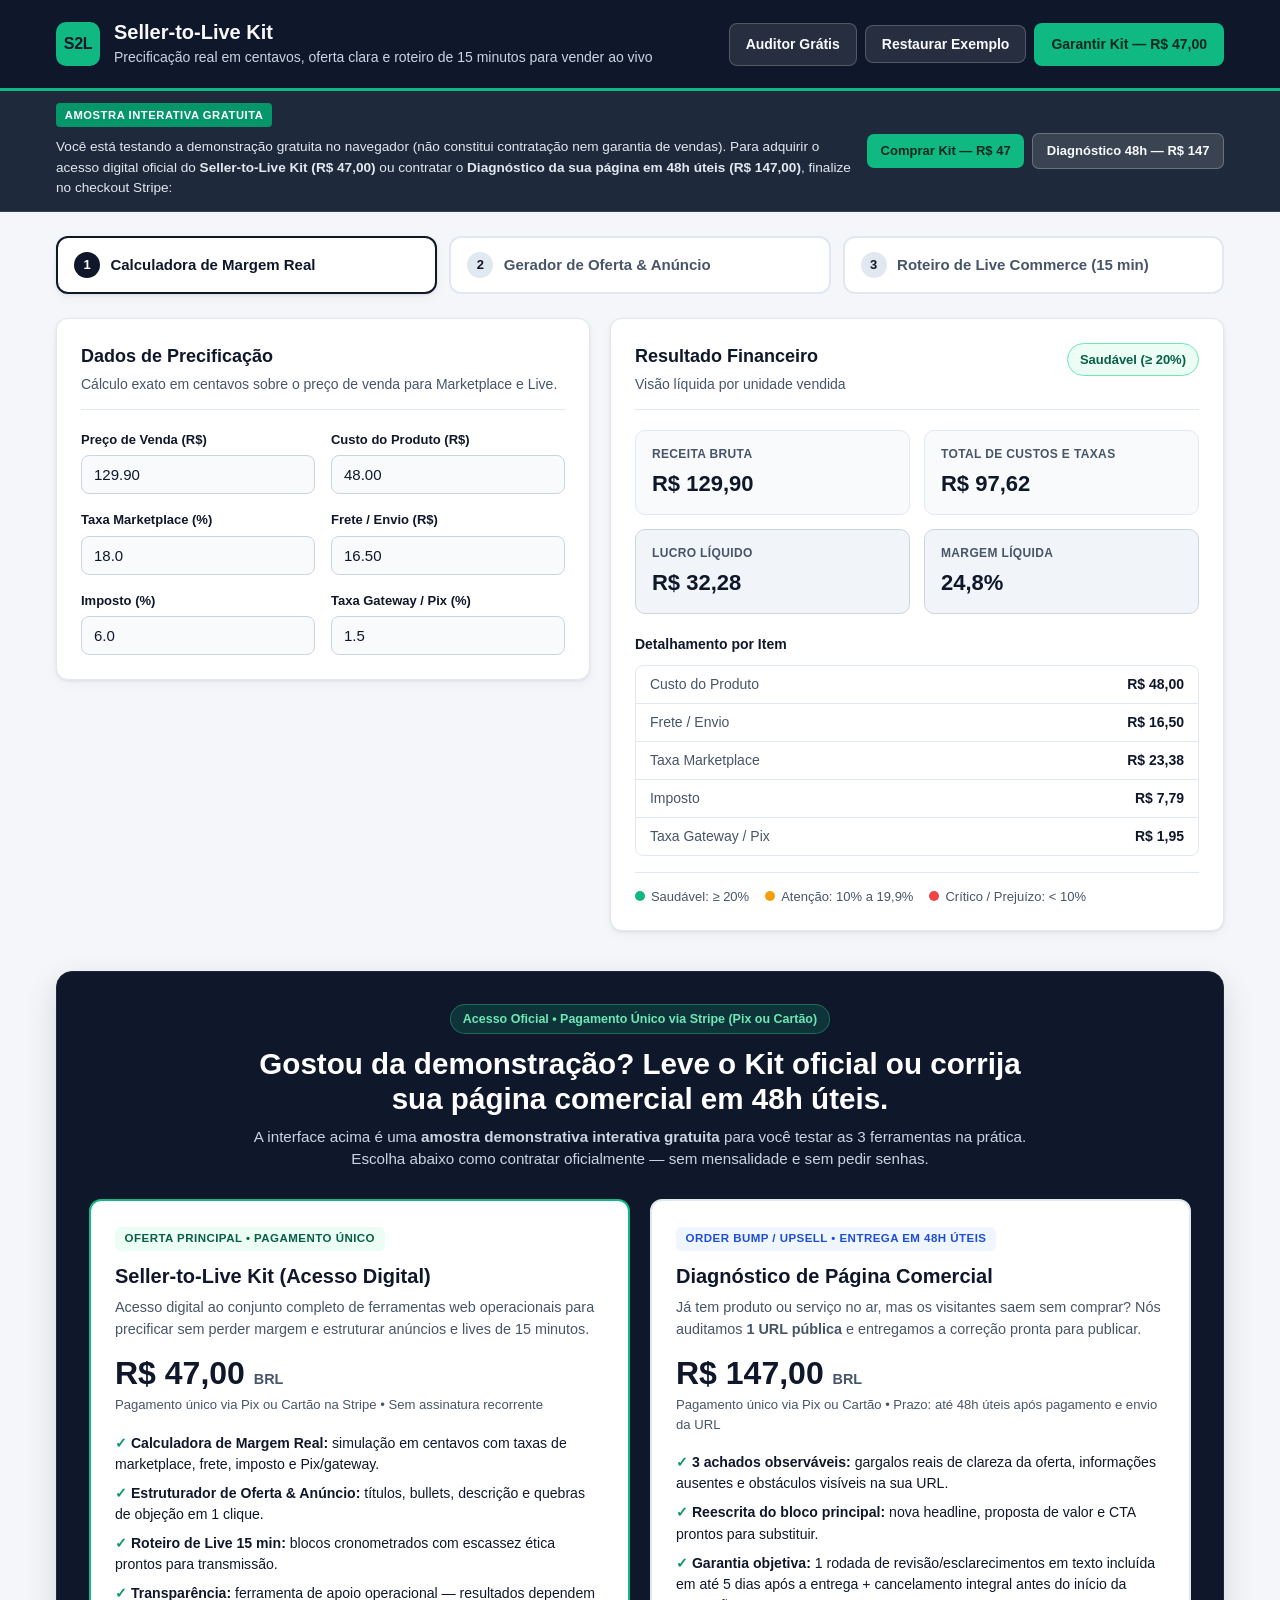
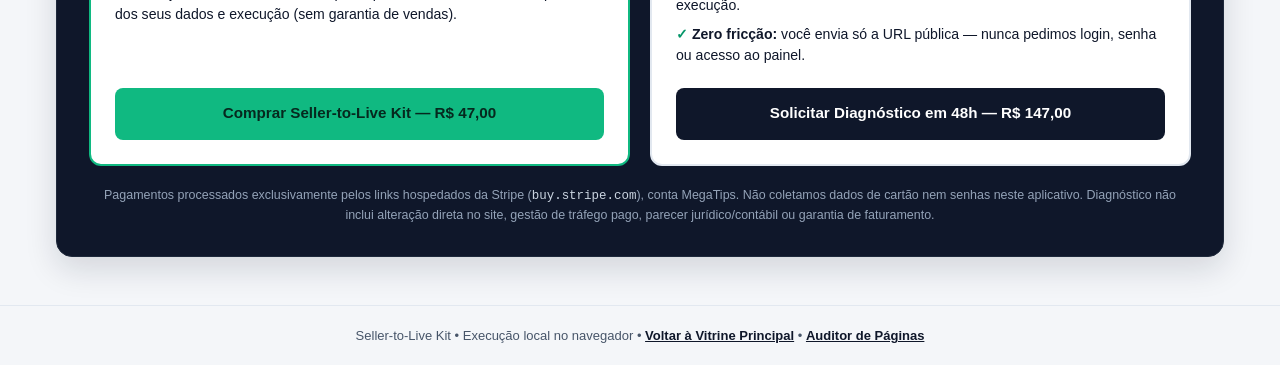
<file: kit/index.html>
<!DOCTYPE html>
<html lang="pt-BR">
<head>
  <meta charset="UTF-8" />
  <meta name="viewport" content="width=device-width, initial-scale=1.0" />
  <title>Seller-to-Live Kit — Calculadora de Margem Real, Oferta &amp; Roteiro de Live</title>
  <meta name="description" content="Teste gratuitamente a demonstração interativa do Seller-to-Live Kit e garanta o acesso completo por R$ 47,00 ou o Diagnóstico da sua página comercial em 48h úteis por R$ 147,00." />
  <link rel="stylesheet" href="styles.css" />
</head>
<body>
  <header class="app-header">
    <div class="container header-inner">
      <div class="brand">
        <a href="../" class="brand-badge" aria-label="Voltar para a página inicial">S2L</a>
        <div>
          <h1>Seller-to-Live Kit</h1>
          <p class="subtitle">Precificação real em centavos, oferta clara e roteiro de 15 minutos para vender ao vivo</p>
        </div>
      </div>
      <div class="header-actions">
        <a href="../auditor/" class="btn btn-ghost">Auditor Grátis</a>
        <button type="button" id="btn-reset-demo" class="btn btn-ghost" title="Restaurar valores de exemplo">
          Restaurar Exemplo
        </button>
        <a
          href="https://buy.stripe.com/00w9AL23s7HZ8Bu49r83C04"
          target="_blank"
          rel="noopener noreferrer"
          class="btn btn-accent"
        >
          Garantir Kit — R$ 47,00
        </a>
      </div>
    </div>
  </header>

  <div class="demo-banner-bar">
    <div class="container demo-banner-inner">
      <div class="demo-banner-copy">
        <span class="badge-demo">AMOSTRA INTERATIVA GRATUITA</span>
        <span>
          Você está testando a demonstração gratuita no navegador (não constitui contratação nem garantia de vendas).
          Para adquirir o acesso digital oficial do <strong>Seller-to-Live Kit (R$ 47,00)</strong> ou contratar o
          <strong>Diagnóstico da sua página em 48h úteis (R$ 147,00)</strong>, finalize no checkout Stripe:
        </span>
      </div>
      <div class="demo-banner-actions">
        <a
          href="https://buy.stripe.com/00w9AL23s7HZ8Bu49r83C04"
          target="_blank"
          rel="noopener noreferrer"
          class="banner-cta banner-cta-primary"
        >
          Comprar Kit — R$ 47
        </a>
        <a
          href="https://buy.stripe.com/aFadR14bAgevg3W7lD83C03"
          target="_blank"
          rel="noopener noreferrer"
          class="banner-cta banner-cta-secondary"
        >
          Diagnóstico 48h — R$ 147
        </a>
      </div>
    </div>
  </div>

  <main class="container main-content">
    <nav class="tabs-nav" role="tablist" aria-label="Ferramentas do Seller-to-Live Kit">
      <button
        type="button"
        role="tab"
        id="tab-btn-margem"
        aria-selected="true"
        aria-controls="panel-margem"
        class="tab-btn is-active"
        data-tab="margem"
      >
        <span class="tab-step">1</span>
        <span>Calculadora de Margem Real</span>
      </button>
      <button
        type="button"
        role="tab"
        id="tab-btn-oferta"
        aria-selected="false"
        aria-controls="panel-oferta"
        class="tab-btn"
        data-tab="oferta"
      >
        <span class="tab-step">2</span>
        <span>Gerador de Oferta &amp; Anúncio</span>
      </button>
      <button
        type="button"
        role="tab"
        id="tab-btn-roteiro"
        aria-selected="false"
        aria-controls="panel-roteiro"
        class="tab-btn"
        data-tab="roteiro"
      >
        <span class="tab-step">3</span>
        <span>Roteiro de Live Commerce (15 min)</span>
      </button>
    </nav>

    <!-- ABA 1: CALCULADORA DE MARGEM REAL -->
    <section
      id="panel-margem"
      role="tabpanel"
      aria-labelledby="tab-btn-margem"
      class="tab-panel is-active"
    >
      <div class="panel-grid">
        <div class="card">
          <div class="card-header">
            <h2>Dados de Precificação</h2>
            <p>Cálculo exato em centavos sobre o preço de venda para Marketplace e Live.</p>
          </div>
          <form id="form-margem" class="form-grid" novalidate>
            <div class="field">
              <label for="calc-preco">Preço de Venda (R$)</label>
              <input type="number" id="calc-preco" min="0" step="0.01" value="129.90" inputmode="decimal" />
            </div>
            <div class="field">
              <label for="calc-custo">Custo do Produto (R$)</label>
              <input type="number" id="calc-custo" min="0" step="0.01" value="48.00" inputmode="decimal" />
            </div>
            <div class="field">
              <label for="calc-marketplace">Taxa Marketplace (%)</label>
              <input type="number" id="calc-marketplace" min="0" max="100" step="0.1" value="18.0" inputmode="decimal" />
            </div>
            <div class="field">
              <label for="calc-frete">Frete / Envio (R$)</label>
              <input type="number" id="calc-frete" min="0" step="0.01" value="16.50" inputmode="decimal" />
            </div>
            <div class="field">
              <label for="calc-imposto">Imposto (%)</label>
              <input type="number" id="calc-imposto" min="0" max="100" step="0.1" value="6.0" inputmode="decimal" />
            </div>
            <div class="field">
              <label for="calc-gateway">Taxa Gateway / Pix (%)</label>
              <input type="number" id="calc-gateway" min="0" max="100" step="0.1" value="1.5" inputmode="decimal" />
            </div>
          </form>
        </div>

        <div class="card result-card">
          <div class="card-header result-header">
            <div>
              <h2>Resultado Financeiro</h2>
              <p>Visão líquida por unidade vendida</p>
            </div>
            <span id="margem-badge" class="status-badge status-healthy">Saudável</span>
          </div>

          <div class="kpi-grid">
            <div class="kpi-box">
              <span class="kpi-label">Receita Bruta</span>
              <strong id="out-receita" class="kpi-value">R$ 0,00</strong>
            </div>
            <div class="kpi-box">
              <span class="kpi-label">Total de Custos e Taxas</span>
              <strong id="out-custos" class="kpi-value">R$ 0,00</strong>
            </div>
            <div class="kpi-box kpi-highlight">
              <span class="kpi-label">Lucro Líquido</span>
              <strong id="out-lucro" class="kpi-value">R$ 0,00</strong>
            </div>
            <div class="kpi-box kpi-highlight">
              <span class="kpi-label">Margem Líquida</span>
              <strong id="out-margem" class="kpi-value">0,0%</strong>
            </div>
          </div>

          <div class="breakdown">
            <h3>Detalhamento por Item</h3>
            <ul class="breakdown-list">
              <li><span>Custo do Produto</span><strong id="bd-custo">R$ 0,00</strong></li>
              <li><span>Frete / Envio</span><strong id="bd-frete">R$ 0,00</strong></li>
              <li><span>Taxa Marketplace</span><strong id="bd-marketplace">R$ 0,00</strong></li>
              <li><span>Imposto</span><strong id="bd-imposto">R$ 0,00</strong></li>
              <li><span>Taxa Gateway / Pix</span><strong id="bd-gateway">R$ 0,00</strong></li>
            </ul>
          </div>

          <div class="legend">
            <span class="legend-item"><i class="dot dot-healthy"></i> Saudável: &ge; 20%</span>
            <span class="legend-item"><i class="dot dot-warning"></i> Atenção: 10% a 19,9%</span>
            <span class="legend-item"><i class="dot dot-critical"></i> Crítico / Prejuízo: &lt; 10%</span>
          </div>
        </div>
      </div>
    </section>

    <!-- ABA 2: GERADOR DE OFERTA & ANÚNCIO -->
    <section
      id="panel-oferta"
      role="tabpanel"
      aria-labelledby="tab-btn-oferta"
      class="tab-panel"
      hidden
    >
      <div class="panel-grid">
        <div class="card">
          <div class="card-header">
            <h2>Briefing do Produto</h2>
            <p>Preencha os dados reais do produto. Os campos sincronizam com o Roteiro de Live.</p>
          </div>
          <form id="form-oferta" class="form-stack" novalidate>
            <div class="field">
              <label for="of-produto">Nome do Produto</label>
              <input
                type="text"
                id="of-produto"
                value="Kit Organizador Térmico Modular 3 Peças"
                placeholder="Ex.: Garrafa Térmica Inox 950ml"
              />
            </div>
            <div class="field">
              <label for="of-publico">Público-alvo</label>
              <input
                type="text"
                id="of-publico"
                value="Profissionais que levam marmita e lanches para o trabalho ou faculdade"
                placeholder="Ex.: Quem trabalha fora e quer manter a comida organizada"
              />
            </div>
            <div class="field">
              <label for="of-problema">Principal Problema que Resolve</label>
              <textarea
                id="of-problema"
                rows="2"
                placeholder="Ex.: Vazamentos na mochila e alimentos que perdem temperatura rápido"
              >Evita vazamentos na bolsa e mantém refeições na temperatura ideal por horas sem bagunça</textarea>
            </div>
            <div class="field">
              <label for="of-diferencial">Diferencial Real</label>
              <textarea
                id="of-diferencial"
                rows="2"
                placeholder="Ex.: Vedação em silicone dupla, forro lavável e 3 compartimentos empilháveis"
              >Vedação dupla antivazamento, forro térmico lavável em segundos e divisórias modulares</textarea>
            </div>
            <div class="field">
              <label for="of-condicao">Preço / Condição</label>
              <input
                type="text"
                id="of-condicao"
                value="R$ 129,90 à vista no Pix ou em até 3x sem juros no cartão"
                placeholder="Ex.: R$ 129,90 no Pix ou 3x sem juros"
              />
            </div>
          </form>
        </div>

        <div class="card">
          <div class="card-header result-header">
            <div>
              <h2>Anúncio Pronto para Copiar</h2>
              <p>Copy direta, sem promessas enganosas</p>
            </div>
            <button type="button" id="btn-copiar-oferta" class="btn btn-primary">
              Copiar Tudo
            </button>
          </div>

          <div id="oferta-output" class="output-blocks">
            <div class="output-block">
              <h3>3 Opções de Título Otimizado</h3>
              <ol id="out-titulos" class="clean-list"></ol>
            </div>

            <div class="output-block">
              <h3>5 Bullets de Benefícios</h3>
              <ul id="out-bullets" class="clean-list"></ul>
            </div>

            <div class="output-block">
              <h3>Descrição Estruturada</h3>
              <pre id="out-descricao" class="copy-pre"></pre>
            </div>

            <div class="output-block">
              <h3>3 Quebras de Objeção</h3>
              <ul id="out-objecoes" class="clean-list"></ul>
            </div>
          </div>
        </div>
      </div>
    </section>

    <!-- ABA 3: ROTEIRO DE LIVE COMMERCE (15 MIN) -->
    <section
      id="panel-roteiro"
      role="tabpanel"
      aria-labelledby="tab-btn-roteiro"
      class="tab-panel"
      hidden
    >
      <div class="panel-grid">
        <div class="card">
          <div class="card-header">
            <h2>Configuração da Live (15 min)</h2>
            <p>Usa os dados da aba Oferta + condição especial exclusiva da transmissão.</p>
          </div>
          <form id="form-roteiro" class="form-stack" novalidate>
            <div class="field">
              <label for="lv-produto">Produto em Destaque</label>
              <input type="text" id="lv-produto" />
            </div>
            <div class="field">
              <label for="lv-publico">Quem está assistindo (Público-alvo)</label>
              <input type="text" id="lv-publico" />
            </div>
            <div class="field">
              <label for="lv-problema">Dor / Problema Demonstrado ao Vivo</label>
              <textarea id="lv-problema" rows="2"></textarea>
            </div>
            <div class="field">
              <label for="lv-diferencial">Prova / Diferencial na Câmera</label>
              <textarea id="lv-diferencial" rows="2"></textarea>
            </div>
            <div class="field">
              <label for="lv-condicao">Preço / Condição Base</label>
              <input type="text" id="lv-condicao" />
            </div>
            <div class="field">
              <label for="lv-bonus">Desconto ou Bônus da Live (Escassez Ética)</label>
              <input
                type="text"
                id="lv-bonus"
                value="10% OFF no cupom LIVE10 + kit de etiquetas térmicas para pedidos feitos até o fim da live"
                placeholder="Ex.: Frete grátis + brinde exclusivo durante a live"
              />
            </div>
          </form>
        </div>

        <div class="card">
          <div class="card-header result-header">
            <div>
              <h2>Roteiro Cronometrado (15 min)</h2>
              <p>Blocos objetivos para manter retenção e converter sem pressão artificial</p>
            </div>
            <button type="button" id="btn-copiar-roteiro" class="btn btn-primary">
              Copiar Roteiro
            </button>
          </div>

          <div id="roteiro-output" class="timeline"></div>
        </div>
      </div>
    </section>

    <!-- SEÇÃO COMERCIAL: DEMO GRATUITA VS. ACESSO PAGO + UPSELL DIAGNÓSTICO 48H -->
    <section id="oferta-comercial" class="commercial-section" aria-labelledby="commercial-heading">
      <div class="commercial-header">
        <span class="commercial-eyebrow">Acesso Oficial &bull; Pagamento Único via Stripe (Pix ou Cartão)</span>
        <h2 id="commercial-heading">Gostou da demonstração? Leve o Kit oficial ou corrija sua página comercial em 48h úteis.</h2>
        <p>
          A interface acima é uma <strong>amostra demonstrativa interativa gratuita</strong> para você testar as 3 ferramentas na prática.
          Escolha abaixo como contratar oficialmente — sem mensalidade e sem pedir senhas.
        </p>
      </div>

      <div class="commercial-grid">
        <article class="offer-box offer-box-kit">
          <div>
            <span class="offer-tag">Oferta Principal &bull; Pagamento Único</span>
            <h3>Seller-to-Live Kit (Acesso Digital)</h3>
            <p class="offer-lead">
              Acesso digital ao conjunto completo de ferramentas web operacionais para precificar sem perder margem e estruturar anúncios e lives de 15 minutos.
            </p>
            <div class="offer-price">R$ 47,00 <span class="offer-currency">BRL</span></div>
            <p class="offer-sub">Pagamento único via Pix ou Cartão na Stripe &bull; Sem assinatura recorrente</p>
            <ul class="offer-list">
              <li><strong>Calculadora de Margem Real:</strong> simulação em centavos com taxas de marketplace, frete, imposto e Pix/gateway.</li>
              <li><strong>Estruturador de Oferta &amp; Anúncio:</strong> títulos, bullets, descrição e quebras de objeção em 1 clique.</li>
              <li><strong>Roteiro de Live 15 min:</strong> blocos cronometrados com escassez ética prontos para transmissão.</li>
              <li><strong>Transparência:</strong> ferramenta de apoio operacional — resultados dependem dos seus dados e execução (sem garantia de vendas).</li>
            </ul>
          </div>
          <a
            href="https://buy.stripe.com/00w9AL23s7HZ8Bu49r83C04"
            target="_blank"
            rel="noopener noreferrer"
            class="btn btn-accent btn-block"
          >
            Comprar Seller-to-Live Kit — R$ 47,00
          </a>
        </article>

        <article class="offer-box offer-box-upsell">
          <div>
            <span class="offer-tag offer-tag-upsell">Order Bump / Upsell &bull; Entrega em 48h Úteis</span>
            <h3>Diagnóstico de Página Comercial</h3>
            <p class="offer-lead">
              Já tem produto ou serviço no ar, mas os visitantes saem sem comprar? Nós auditamos <strong>1 URL pública</strong> e entregamos a correção pronta para publicar.
            </p>
            <div class="offer-price">R$ 147,00 <span class="offer-currency">BRL</span></div>
            <p class="offer-sub">Pagamento único via Pix ou Cartão &bull; Prazo: até 48h úteis após pagamento e envio da URL</p>
            <ul class="offer-list">
              <li><strong>3 achados observáveis:</strong> gargalos reais de clareza da oferta, informações ausentes e obstáculos visíveis na sua URL.</li>
              <li><strong>Reescrita do bloco principal:</strong> nova headline, proposta de valor e CTA prontos para substituir.</li>
              <li><strong>Garantia objetiva:</strong> 1 rodada de revisão/esclarecimentos em texto incluída em até 5 dias após a entrega + cancelamento integral antes do início da execução.</li>
              <li><strong>Zero fricção:</strong> você envia só a URL pública — nunca pedimos login, senha ou acesso ao painel.</li>
            </ul>
          </div>
          <a
            href="https://buy.stripe.com/aFadR14bAgevg3W7lD83C03"
            target="_blank"
            rel="noopener noreferrer"
            class="btn btn-primary btn-block"
          >
            Solicitar Diagnóstico em 48h — R$ 147,00
          </a>
        </article>
      </div>

      <p class="contract-footnote">
        Pagamentos processados exclusivamente pelos links hospedados da Stripe (<code>buy.stripe.com</code>), conta MegaTips.
        Não coletamos dados de cartão nem senhas neste aplicativo. Diagnóstico não inclui alteração direta no site, gestão de tráfego pago, parecer jurídico/contábil ou garantia de faturamento.
      </p>
    </section>
  </main>

  <footer class="app-footer">
    <div class="container">
      <span>Seller-to-Live Kit &bull; Execução local no navegador &bull; <a href="../">Voltar à Vitrine Principal</a> &bull; <a href="../auditor/">Auditor de Páginas</a></span>
    </div>
  </footer>

  <script src="app.js"></script>
</body>
</html>
</file>
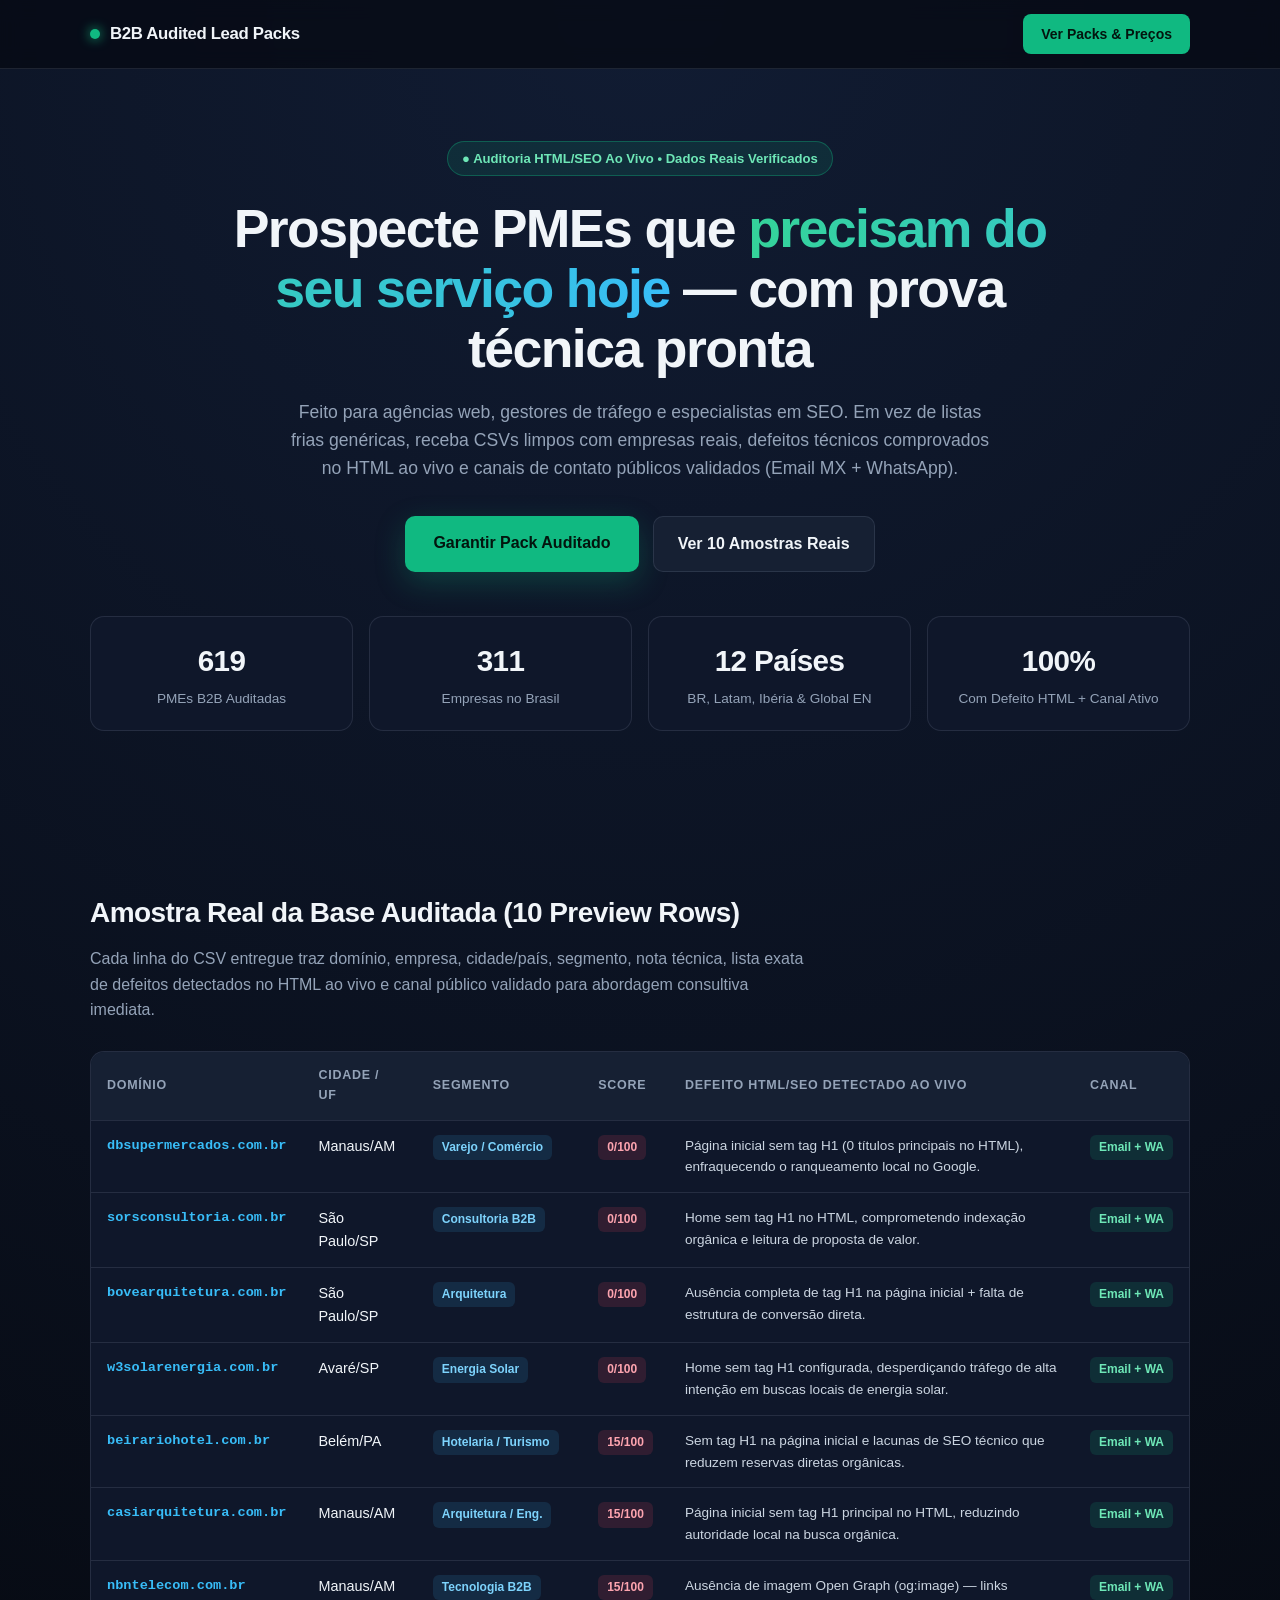
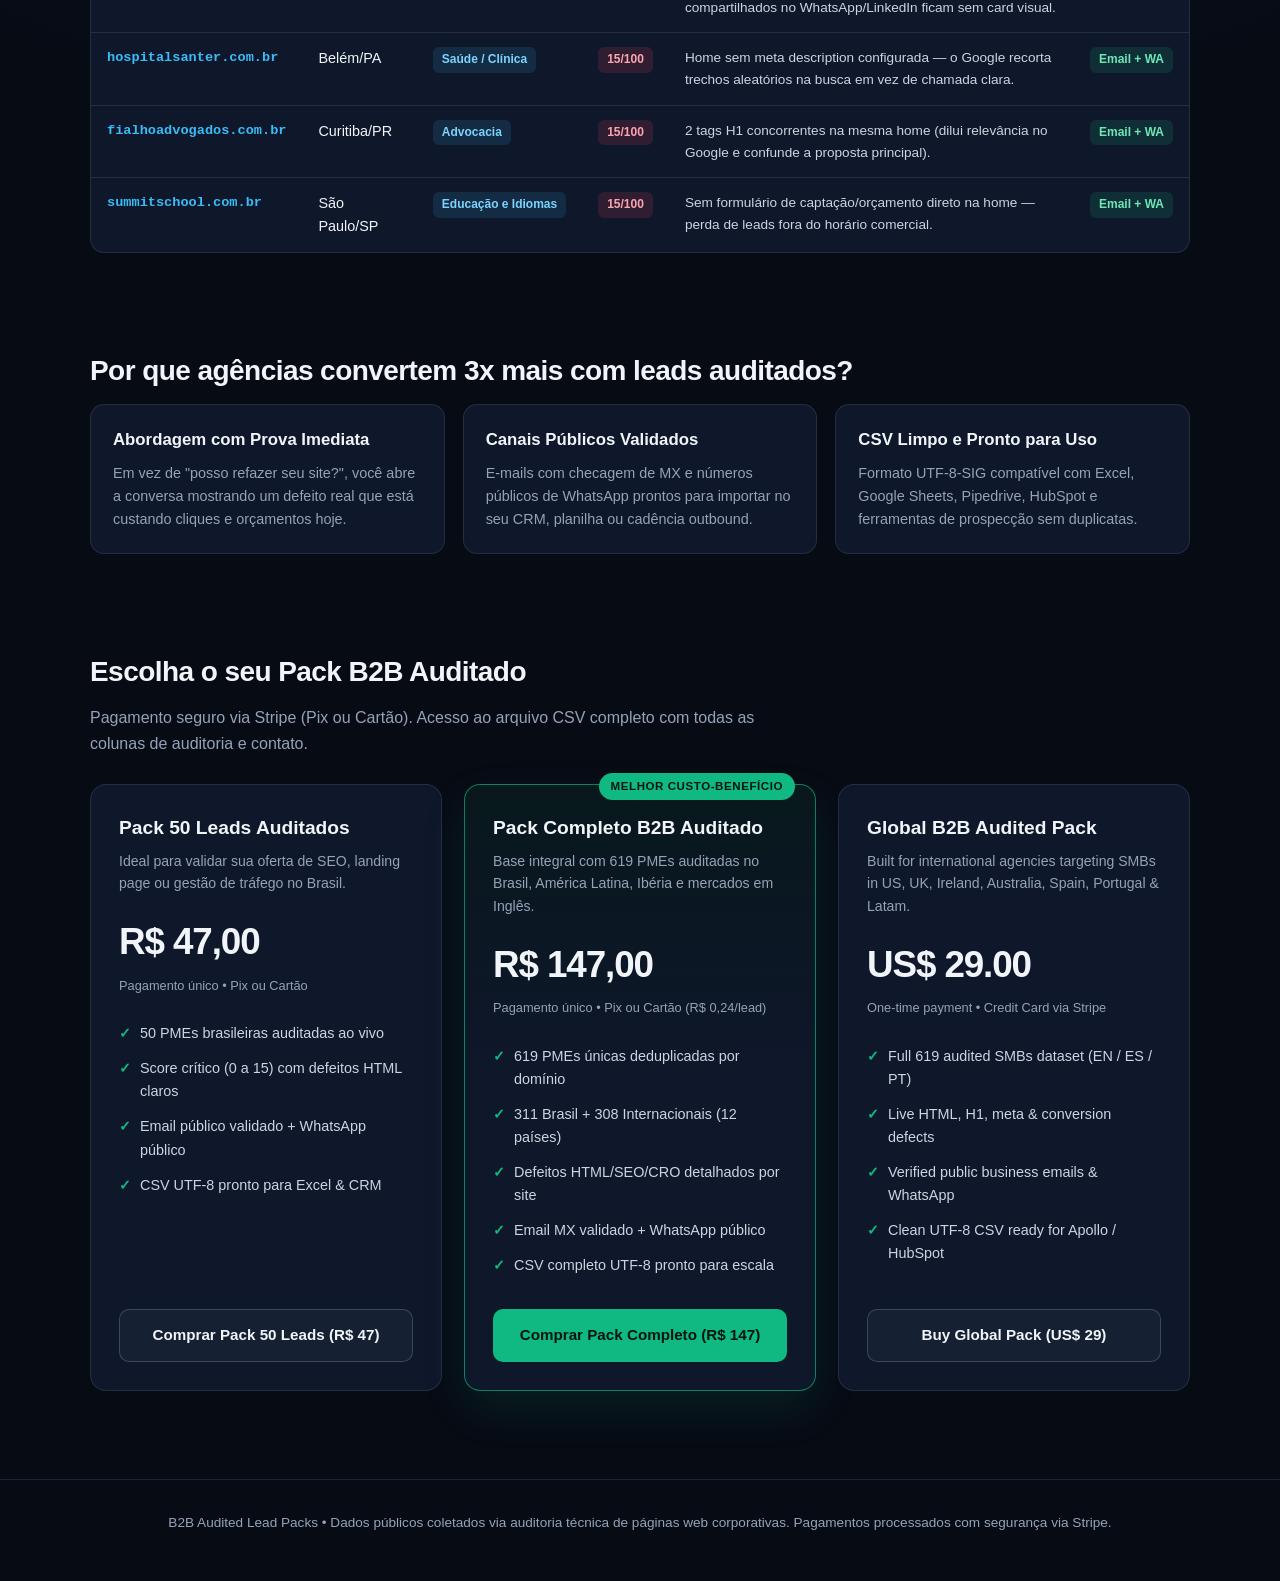
<file: lead-packs/index.html>
<!DOCTYPE html>
<html lang="pt-BR">
<head>
  <meta charset="UTF-8" />
  <meta name="viewport" content="width=device-width, initial-scale=1.0" />
  <title>Lead Packs B2B Auditados — PMEs com Defeitos HTML/SEO Ao Vivo</title>
  <meta name="description" content="Base B2B auditada ao vivo para agências web, gestores de tráfego e especialistas em SEO. 619 PMEs com defeitos técnicos comprovados no HTML e canais de contato validados." />
  <style>
    :root {
      --bg: #070b14;
      --surface: #0f172a;
      --surface-2: #162033;
      --border: rgba(148, 163, 184, 0.16);
      --text: #f1f5f9;
      --muted: #94a3b8;
      --accent: #10b981;
      --accent-hover: #059669;
      --cyan: #38bdf8;
      --amber: #f59e0b;
      --danger: #f43f5e;
    }
    * { box-sizing: border-box; margin: 0; padding: 0; }
    body {
      font-family: -apple-system, BlinkMacSystemFont, "Segoe UI", Roboto, Inter, Helvetica, Arial, sans-serif;
      background: radial-gradient(circle at top center, #111c33 0%, var(--bg) 55%);
      color: var(--text);
      line-height: 1.6;
      -webkit-font-smoothing: antialiased;
    }
    a { color: inherit; text-decoration: none; }
    .container {
      max-width: 1140px;
      margin: 0 auto;
      padding: 0 20px;
    }
    header {
      border-bottom: 1px solid var(--border);
      background: rgba(7, 11, 20, 0.8);
      backdrop-filter: blur(10px);
      position: sticky;
      top: 0;
      z-index: 50;
    }
    .nav {
      display: flex;
      align-items: center;
      justify-content: space-between;
      height: 68px;
    }
    .brand {
      font-weight: 800;
      font-size: 1.05rem;
      letter-spacing: -0.02em;
      display: flex;
      align-items: center;
      gap: 10px;
    }
    .brand-dot {
      width: 10px;
      height: 10px;
      border-radius: 50%;
      background: var(--accent);
      box-shadow: 0 0 12px var(--accent);
    }
    .nav-cta {
      background: var(--accent);
      color: #03150e;
      font-weight: 700;
      font-size: 0.875rem;
      padding: 9px 18px;
      border-radius: 8px;
      transition: background 0.15s ease;
    }
    .nav-cta:hover { background: var(--accent-hover); color: #fff; }

    .hero {
      padding: 72px 0 48px;
      text-align: center;
    }
    .badge {
      display: inline-flex;
      align-items: center;
      gap: 8px;
      padding: 6px 14px;
      border-radius: 999px;
      background: rgba(16, 185, 129, 0.12);
      border: 1px solid rgba(16, 185, 129, 0.35);
      color: #6ee7b7;
      font-size: 0.82rem;
      font-weight: 600;
      margin-bottom: 22px;
    }
    h1 {
      font-size: clamp(2rem, 4.5vw, 3.35rem);
      line-height: 1.12;
      font-weight: 800;
      letter-spacing: -0.03em;
      max-width: 880px;
      margin: 0 auto 20px;
    }
    h1 span {
      background: linear-gradient(90deg, #34d399, #38bdf8);
      -webkit-background-clip: text;
      -webkit-text-fill-color: transparent;
    }
    .hero p {
      font-size: 1.1rem;
      color: var(--muted);
      max-width: 700px;
      margin: 0 auto 34px;
    }
    .hero-actions {
      display: flex;
      flex-wrap: wrap;
      justify-content: center;
      gap: 14px;
    }
    .btn-primary {
      background: var(--accent);
      color: #03150e;
      font-weight: 800;
      padding: 14px 28px;
      border-radius: 10px;
      font-size: 1rem;
      transition: transform 0.15s ease, background 0.15s ease;
      box-shadow: 0 10px 30px rgba(16, 185, 129, 0.25);
    }
    .btn-primary:hover { background: var(--accent-hover); color: #fff; transform: translateY(-1px); }
    .btn-secondary {
      background: var(--surface-2);
      color: var(--text);
      border: 1px solid var(--border);
      font-weight: 600;
      padding: 14px 24px;
      border-radius: 10px;
      font-size: 1rem;
    }
    .btn-secondary:hover { border-color: rgba(148, 163, 184, 0.4); }

    .stats {
      display: grid;
      grid-template-columns: repeat(auto-fit, minmax(190px, 1fr));
      gap: 16px;
      margin: 44px 0 64px;
    }
    .stat-card {
      background: var(--surface);
      border: 1px solid var(--border);
      border-radius: 14px;
      padding: 20px;
      text-align: center;
    }
    .stat-val {
      font-size: 1.85rem;
      font-weight: 800;
      color: var(--text);
      letter-spacing: -0.02em;
    }
    .stat-label {
      font-size: 0.85rem;
      color: var(--muted);
      margin-top: 4px;
    }

    section { padding: 48px 0; }
    .section-title {
      font-size: 1.75rem;
      font-weight: 800;
      letter-spacing: -0.02em;
      margin-bottom: 10px;
    }
    .section-sub {
      color: var(--muted);
      margin-bottom: 28px;
      max-width: 720px;
    }

    .table-wrap {
      overflow-x: auto;
      background: var(--surface);
      border: 1px solid var(--border);
      border-radius: 14px;
    }
    table {
      width: 100%;
      border-collapse: collapse;
      min-width: 820px;
      font-size: 0.9rem;
    }
    thead th {
      text-align: left;
      padding: 14px 16px;
      background: var(--surface-2);
      color: var(--muted);
      font-size: 0.78rem;
      text-transform: uppercase;
      letter-spacing: 0.06em;
      border-bottom: 1px solid var(--border);
    }
    tbody td {
      padding: 14px 16px;
      border-bottom: 1px solid var(--border);
      vertical-align: top;
    }
    tbody tr:last-child td { border-bottom: none; }
    tbody tr:hover { background: rgba(255, 255, 255, 0.02); }
    .domain {
      font-family: ui-monospace, SFMono-Regular, Menlo, Consolas, monospace;
      color: var(--cyan);
      font-weight: 600;
      font-size: 0.85rem;
    }
    .tag {
      display: inline-block;
      padding: 3px 9px;
      border-radius: 6px;
      font-size: 0.75rem;
      font-weight: 600;
      background: rgba(56, 189, 248, 0.12);
      color: #7dd3fc;
      white-space: nowrap;
    }
    .tag-urgent {
      background: rgba(244, 63, 94, 0.14);
      color: #fda4af;
    }
    .tag-channel {
      background: rgba(16, 185, 129, 0.14);
      color: #6ee7b7;
    }
    .defect-text {
      color: #cbd5e1;
      font-size: 0.85rem;
    }

    .pricing-grid {
      display: grid;
      grid-template-columns: repeat(auto-fit, minmax(290px, 1fr));
      gap: 22px;
      margin-top: 24px;
    }
    .price-card {
      background: var(--surface);
      border: 1px solid var(--border);
      border-radius: 16px;
      padding: 28px;
      display: flex;
      flex-direction: column;
      position: relative;
    }
    .price-card.featured {
      border-color: rgba(16, 185, 129, 0.65);
      background: linear-gradient(180deg, rgba(16, 185, 129, 0.08) 0%, var(--surface) 45%);
      box-shadow: 0 18px 45px rgba(16, 185, 129, 0.12);
    }
    .popular-pill {
      position: absolute;
      top: -12px;
      right: 20px;
      background: var(--accent);
      color: #03150e;
      font-size: 0.72rem;
      font-weight: 800;
      text-transform: uppercase;
      letter-spacing: 0.05em;
      padding: 4px 12px;
      border-radius: 999px;
    }
    .price-title {
      font-size: 1.2rem;
      font-weight: 700;
      margin-bottom: 6px;
    }
    .price-desc {
      font-size: 0.88rem;
      color: var(--muted);
      margin-bottom: 18px;
    }
    .price-amount {
      font-size: 2.3rem;
      font-weight: 800;
      letter-spacing: -0.03em;
      margin-bottom: 4px;
    }
    .price-note {
      font-size: 0.8rem;
      color: var(--muted);
      margin-bottom: 20px;
    }
    .features {
      list-style: none;
      margin-bottom: 26px;
      flex: 1;
    }
    .features li {
      font-size: 0.9rem;
      color: #cbd5e1;
      padding: 6px 0;
      display: flex;
      align-items: flex-start;
      gap: 9px;
    }
    .features li::before {
      content: "✓";
      color: var(--accent);
      font-weight: 800;
    }
    .buy-btn {
      display: block;
      text-align: center;
      padding: 13px 18px;
      border-radius: 10px;
      font-weight: 700;
      font-size: 0.95rem;
      background: var(--surface-2);
      border: 1px solid rgba(148, 163, 184, 0.3);
      color: var(--text);
      transition: all 0.15s ease;
    }
    .buy-btn:hover {
      border-color: var(--accent);
      background: rgba(16, 185, 129, 0.12);
    }
    .price-card.featured .buy-btn {
      background: var(--accent);
      color: #03150e;
      border-color: transparent;
    }
    .price-card.featured .buy-btn:hover {
      background: var(--accent-hover);
      color: #fff;
    }

    .benefits-grid {
      display: grid;
      grid-template-columns: repeat(auto-fit, minmax(260px, 1fr));
      gap: 18px;
    }
    .benefit {
      background: var(--surface);
      border: 1px solid var(--border);
      border-radius: 14px;
      padding: 22px;
    }
    .benefit h3 {
      font-size: 1.05rem;
      margin-bottom: 8px;
      color: var(--text);
    }
    .benefit p {
      font-size: 0.9rem;
      color: var(--muted);
    }

    footer {
      border-top: 1px solid var(--border);
      padding: 32px 0 48px;
      margin-top: 40px;
      text-align: center;
      color: var(--muted);
      font-size: 0.85rem;
    }
  </style>
</head>
<body>
  <header>
    <div class="container nav">
      <div class="brand">
        <span class="brand-dot"></span>
        B2B Audited Lead Packs
      </div>
      <a href="#ofertas" class="nav-cta">Ver Packs &amp; Preços</a>
    </div>
  </header>

  <main class="container">
    <section class="hero">
      <div class="badge">● Auditoria HTML/SEO Ao Vivo • Dados Reais Verificados</div>
      <h1>Prospecte PMEs que <span>precisam do seu serviço hoje</span> — com prova técnica pronta</h1>
      <p>
        Feito para agências web, gestores de tráfego e especialistas em SEO. Em vez de listas frias genéricas, receba CSVs limpos com empresas reais, defeitos técnicos comprovados no HTML ao vivo e canais de contato públicos validados (Email MX + WhatsApp).
      </p>
      <div class="hero-actions">
        <a href="#ofertas" class="btn-primary">Garantir Pack Auditado</a>
        <a href="#amostra" class="btn-secondary">Ver 10 Amostras Reais</a>
      </div>

      <div class="stats">
        <div class="stat-card">
          <div class="stat-val">619</div>
          <div class="stat-label">PMEs B2B Auditadas</div>
        </div>
        <div class="stat-card">
          <div class="stat-val">311</div>
          <div class="stat-label">Empresas no Brasil</div>
        </div>
        <div class="stat-card">
          <div class="stat-val">12 Países</div>
          <div class="stat-label">BR, Latam, Ibéria &amp; Global EN</div>
        </div>
        <div class="stat-card">
          <div class="stat-val">100%</div>
          <div class="stat-label">Com Defeito HTML + Canal Ativo</div>
        </div>
      </div>
    </section>

    <section id="amostra">
      <h2 class="section-title">Amostra Real da Base Auditada (10 Preview Rows)</h2>
      <p class="section-sub">
        Cada linha do CSV entregue traz domínio, empresa, cidade/país, segmento, nota técnica, lista exata de defeitos detectados no HTML ao vivo e canal público validado para abordagem consultiva imediata.
      </p>
      <div class="table-wrap">
        <table>
          <thead>
            <tr>
              <th>Domínio</th>
              <th>Cidade / UF</th>
              <th>Segmento</th>
              <th>Score</th>
              <th>Defeito HTML/SEO Detectado Ao Vivo</th>
              <th>Canal</th>
            </tr>
          </thead>
          <tbody>
            <tr>
              <td class="domain">dbsupermercados.com.br</td>
              <td>Manaus/AM</td>
              <td><span class="tag">Varejo / Comércio</span></td>
              <td><span class="tag tag-urgent">0/100</span></td>
              <td class="defect-text">Página inicial sem tag H1 (0 títulos principais no HTML), enfraquecendo o ranqueamento local no Google.</td>
              <td><span class="tag tag-channel">Email + WA</span></td>
            </tr>
            <tr>
              <td class="domain">sorsconsultoria.com.br</td>
              <td>São Paulo/SP</td>
              <td><span class="tag">Consultoria B2B</span></td>
              <td><span class="tag tag-urgent">0/100</span></td>
              <td class="defect-text">Home sem tag H1 no HTML, comprometendo indexação orgânica e leitura de proposta de valor.</td>
              <td><span class="tag tag-channel">Email + WA</span></td>
            </tr>
            <tr>
              <td class="domain">bovearquitetura.com.br</td>
              <td>São Paulo/SP</td>
              <td><span class="tag">Arquitetura</span></td>
              <td><span class="tag tag-urgent">0/100</span></td>
              <td class="defect-text">Ausência completa de tag H1 na página inicial + falta de estrutura de conversão direta.</td>
              <td><span class="tag tag-channel">Email + WA</span></td>
            </tr>
            <tr>
              <td class="domain">w3solarenergia.com.br</td>
              <td>Avaré/SP</td>
              <td><span class="tag">Energia Solar</span></td>
              <td><span class="tag tag-urgent">0/100</span></td>
              <td class="defect-text">Home sem tag H1 configurada, desperdiçando tráfego de alta intenção em buscas locais de energia solar.</td>
              <td><span class="tag tag-channel">Email + WA</span></td>
            </tr>
            <tr>
              <td class="domain">beirariohotel.com.br</td>
              <td>Belém/PA</td>
              <td><span class="tag">Hotelaria / Turismo</span></td>
              <td><span class="tag tag-urgent">15/100</span></td>
              <td class="defect-text">Sem tag H1 na página inicial e lacunas de SEO técnico que reduzem reservas diretas orgânicas.</td>
              <td><span class="tag tag-channel">Email + WA</span></td>
            </tr>
            <tr>
              <td class="domain">casiarquitetura.com.br</td>
              <td>Manaus/AM</td>
              <td><span class="tag">Arquitetura / Eng.</span></td>
              <td><span class="tag tag-urgent">15/100</span></td>
              <td class="defect-text">Página inicial sem tag H1 principal no HTML, reduzindo autoridade local na busca orgânica.</td>
              <td><span class="tag tag-channel">Email + WA</span></td>
            </tr>
            <tr>
              <td class="domain">nbntelecom.com.br</td>
              <td>Manaus/AM</td>
              <td><span class="tag">Tecnologia B2B</span></td>
              <td><span class="tag tag-urgent">15/100</span></td>
              <td class="defect-text">Ausência de imagem Open Graph (og:image) — links compartilhados no WhatsApp/LinkedIn ficam sem card visual.</td>
              <td><span class="tag tag-channel">Email + WA</span></td>
            </tr>
            <tr>
              <td class="domain">hospitalsanter.com.br</td>
              <td>Belém/PA</td>
              <td><span class="tag">Saúde / Clínica</span></td>
              <td><span class="tag tag-urgent">15/100</span></td>
              <td class="defect-text">Home sem meta description configurada — o Google recorta trechos aleatórios na busca em vez de chamada clara.</td>
              <td><span class="tag tag-channel">Email + WA</span></td>
            </tr>
            <tr>
              <td class="domain">fialhoadvogados.com.br</td>
              <td>Curitiba/PR</td>
              <td><span class="tag">Advocacia</span></td>
              <td><span class="tag tag-urgent">15/100</span></td>
              <td class="defect-text">2 tags H1 concorrentes na mesma home (dilui relevância no Google e confunde a proposta principal).</td>
              <td><span class="tag tag-channel">Email + WA</span></td>
            </tr>
            <tr>
              <td class="domain">summitschool.com.br</td>
              <td>São Paulo/SP</td>
              <td><span class="tag">Educação e Idiomas</span></td>
              <td><span class="tag tag-urgent">15/100</span></td>
              <td class="defect-text">Sem formulário de captação/orçamento direto na home — perda de leads fora do horário comercial.</td>
              <td><span class="tag tag-channel">Email + WA</span></td>
            </tr>
          </tbody>
        </table>
      </div>
    </section>

    <section>
      <h2 class="section-title">Por que agências convertem 3x mais com leads auditados?</h2>
      <div class="benefits-grid">
        <div class="benefit">
          <h3>Abordagem com Prova Imediata</h3>
          <p>Em vez de "posso refazer seu site?", você abre a conversa mostrando um defeito real que está custando cliques e orçamentos hoje.</p>
        </div>
        <div class="benefit">
          <h3>Canais Públicos Validados</h3>
          <p>E-mails com checagem de MX e números públicos de WhatsApp prontos para importar no seu CRM, planilha ou cadência outbound.</p>
        </div>
        <div class="benefit">
          <h3>CSV Limpo e Pronto para Uso</h3>
          <p>Formato UTF-8-SIG compatível com Excel, Google Sheets, Pipedrive, HubSpot e ferramentas de prospecção sem duplicatas.</p>
        </div>
      </div>
    </section>

    <section id="ofertas">
      <h2 class="section-title">Escolha o seu Pack B2B Auditado</h2>
      <p class="section-sub">Pagamento seguro via Stripe (Pix ou Cartão). Acesso ao arquivo CSV completo com todas as colunas de auditoria e contato.</p>

      <div class="pricing-grid">
        <div class="price-card">
          <div class="price-title">Pack 50 Leads Auditados</div>
          <div class="price-desc">Ideal para validar sua oferta de SEO, landing page ou gestão de tráfego no Brasil.</div>
          <div class="price-amount">R$ 47,00</div>
          <div class="price-note">Pagamento único • Pix ou Cartão</div>
          <ul class="features">
            <li>50 PMEs brasileiras auditadas ao vivo</li>
            <li>Score crítico (0 a 15) com defeitos HTML claros</li>
            <li>Email público validado + WhatsApp público</li>
            <li>CSV UTF-8 pronto para Excel &amp; CRM</li>
          </ul>
          <a href="https://buy.stripe.com/00w9AL23s7HZ8Bu49r83C04" target="_blank" rel="noopener noreferrer" class="buy-btn">
            Comprar Pack 50 Leads (R$ 47)
          </a>
        </div>

        <div class="price-card featured">
          <div class="popular-pill">Melhor Custo-Benefício</div>
          <div class="price-title">Pack Completo B2B Auditado</div>
          <div class="price-desc">Base integral com 619 PMEs auditadas no Brasil, América Latina, Ibéria e mercados em Inglês.</div>
          <div class="price-amount">R$ 147,00</div>
          <div class="price-note">Pagamento único • Pix ou Cartão (R$ 0,24/lead)</div>
          <ul class="features">
            <li>619 PMEs únicas deduplicadas por domínio</li>
            <li>311 Brasil + 308 Internacionais (12 países)</li>
            <li>Defeitos HTML/SEO/CRO detalhados por site</li>
            <li>Email MX validado + WhatsApp público</li>
            <li>CSV completo UTF-8 pronto para escala</li>
          </ul>
          <a href="https://buy.stripe.com/aFadR14bAgevg3W7lD83C03" target="_blank" rel="noopener noreferrer" class="buy-btn">
            Comprar Pack Completo (R$ 147)
          </a>
        </div>

        <div class="price-card">
          <div class="price-title">Global B2B Audited Pack</div>
          <div class="price-desc">Built for international agencies targeting SMBs in US, UK, Ireland, Australia, Spain, Portugal &amp; Latam.</div>
          <div class="price-amount">US$ 29.00</div>
          <div class="price-note">One-time payment • Credit Card via Stripe</div>
          <ul class="features">
            <li>Full 619 audited SMBs dataset (EN / ES / PT)</li>
            <li>Live HTML, H1, meta &amp; conversion defects</li>
            <li>Verified public business emails &amp; WhatsApp</li>
            <li>Clean UTF-8 CSV ready for Apollo / HubSpot</li>
          </ul>
          <a href="https://buy.stripe.com/cNi8wHgYmfar8BudK183C05" target="_blank" rel="noopener noreferrer" class="buy-btn">
            Buy Global Pack (US$ 29)
          </a>
        </div>
      </div>
    </section>
  </main>

  <footer>
    <div class="container">
      <p>B2B Audited Lead Packs • Dados públicos coletados via auditoria técnica de páginas web corporativas. Pagamentos processados com segurança via Stripe.</p>
    </div>
  </footer>
</body>
</html>
</file>
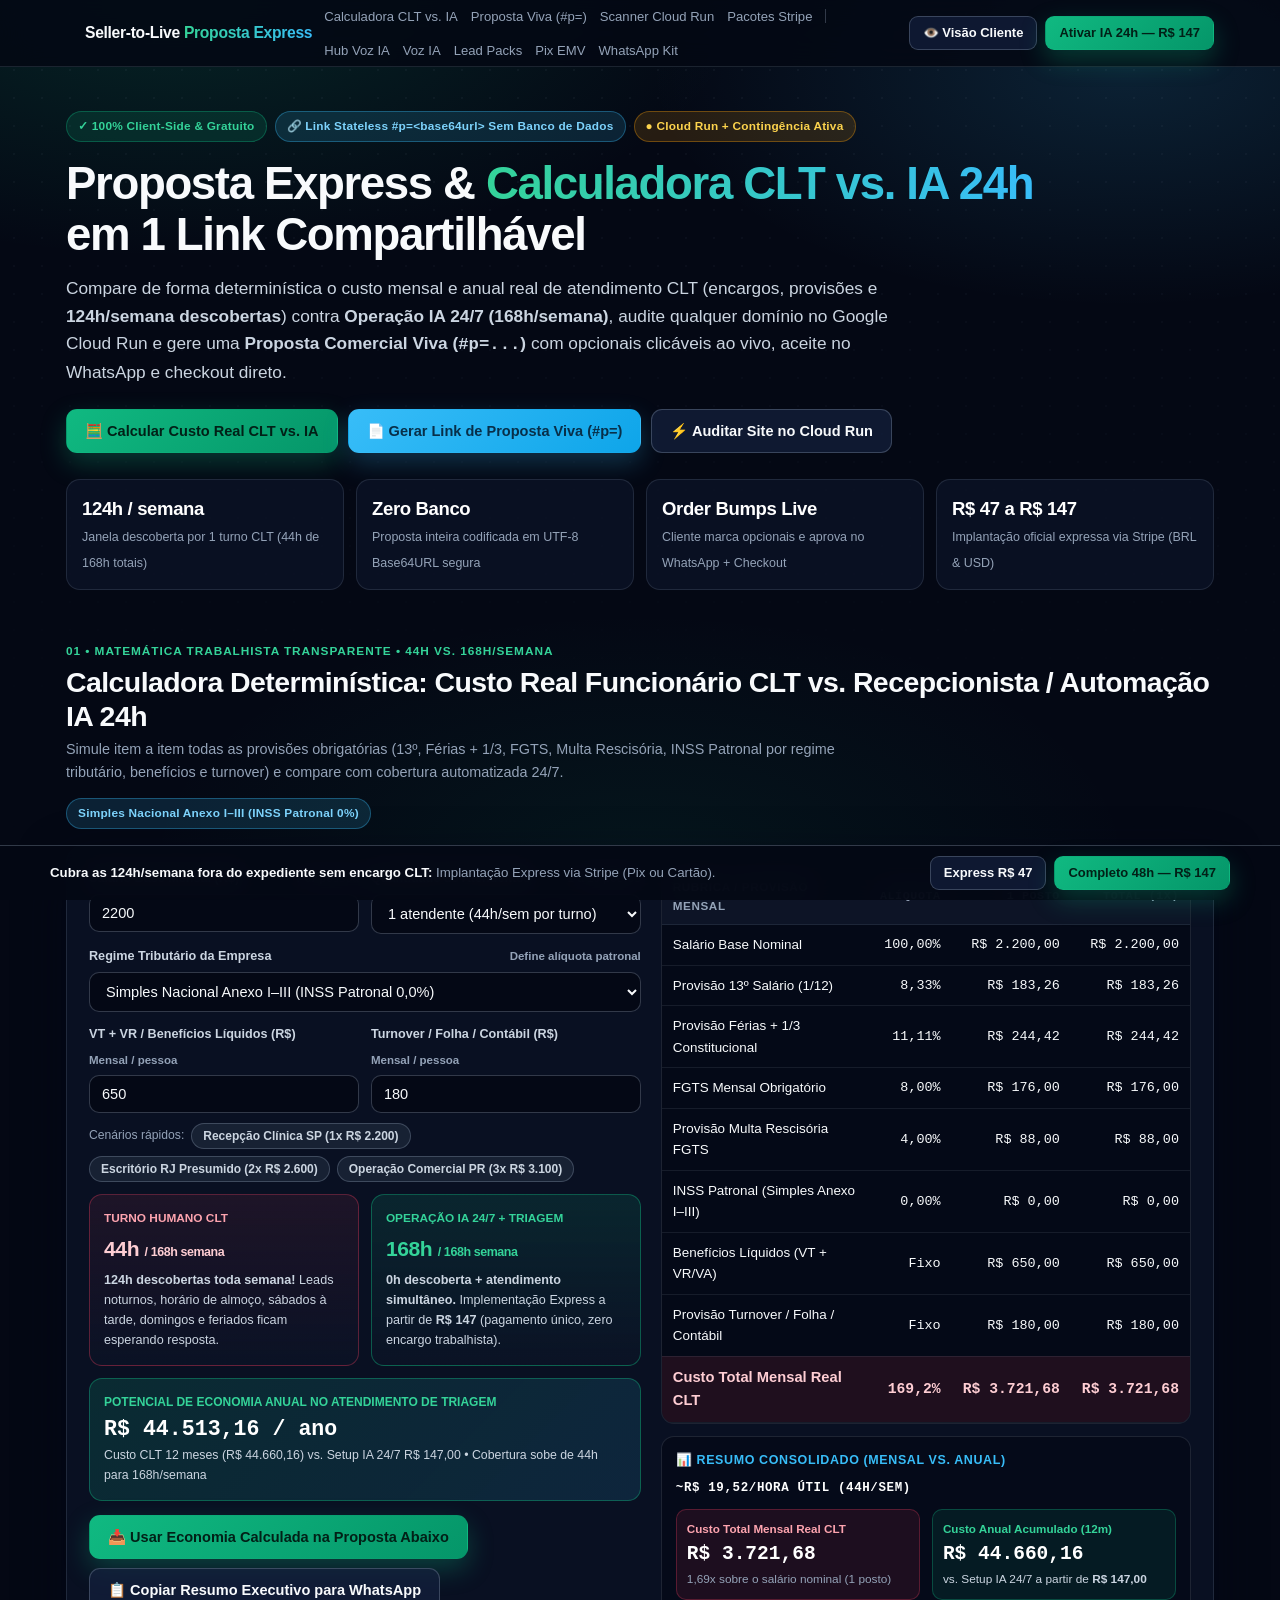
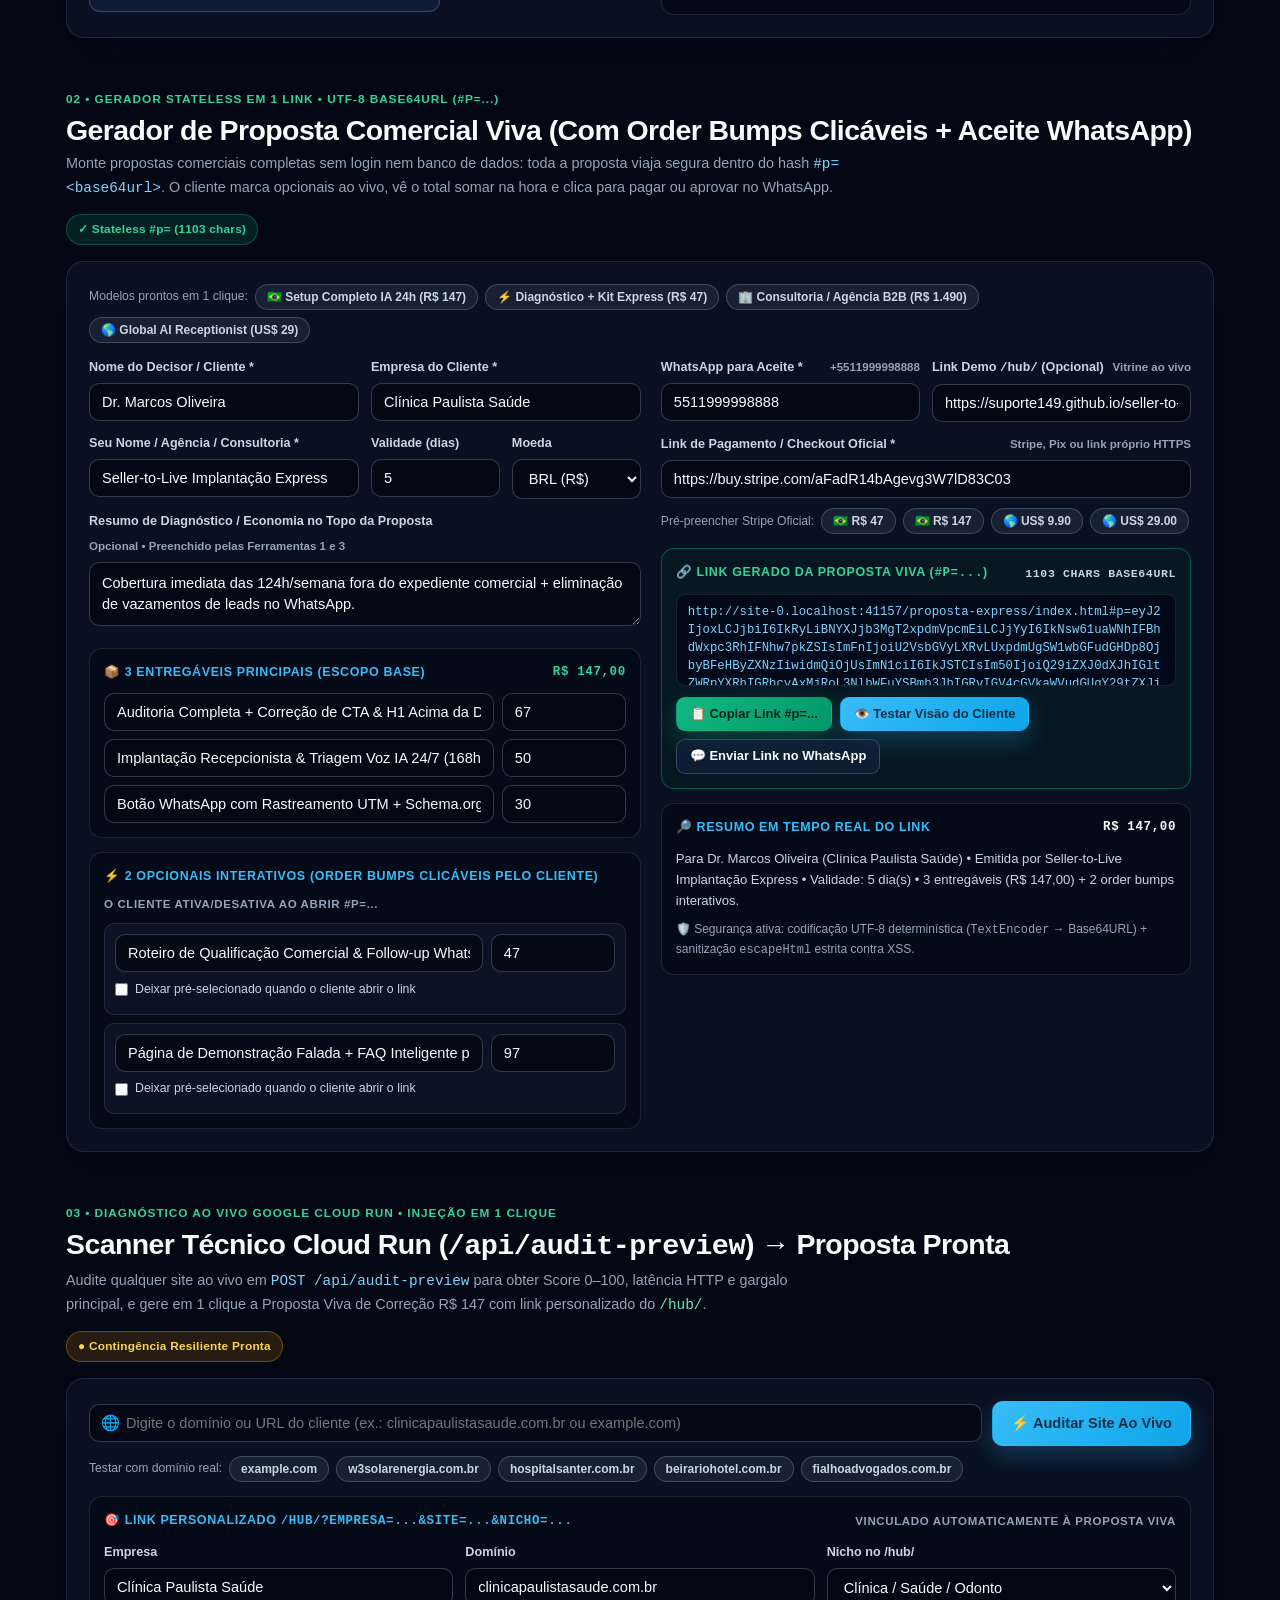
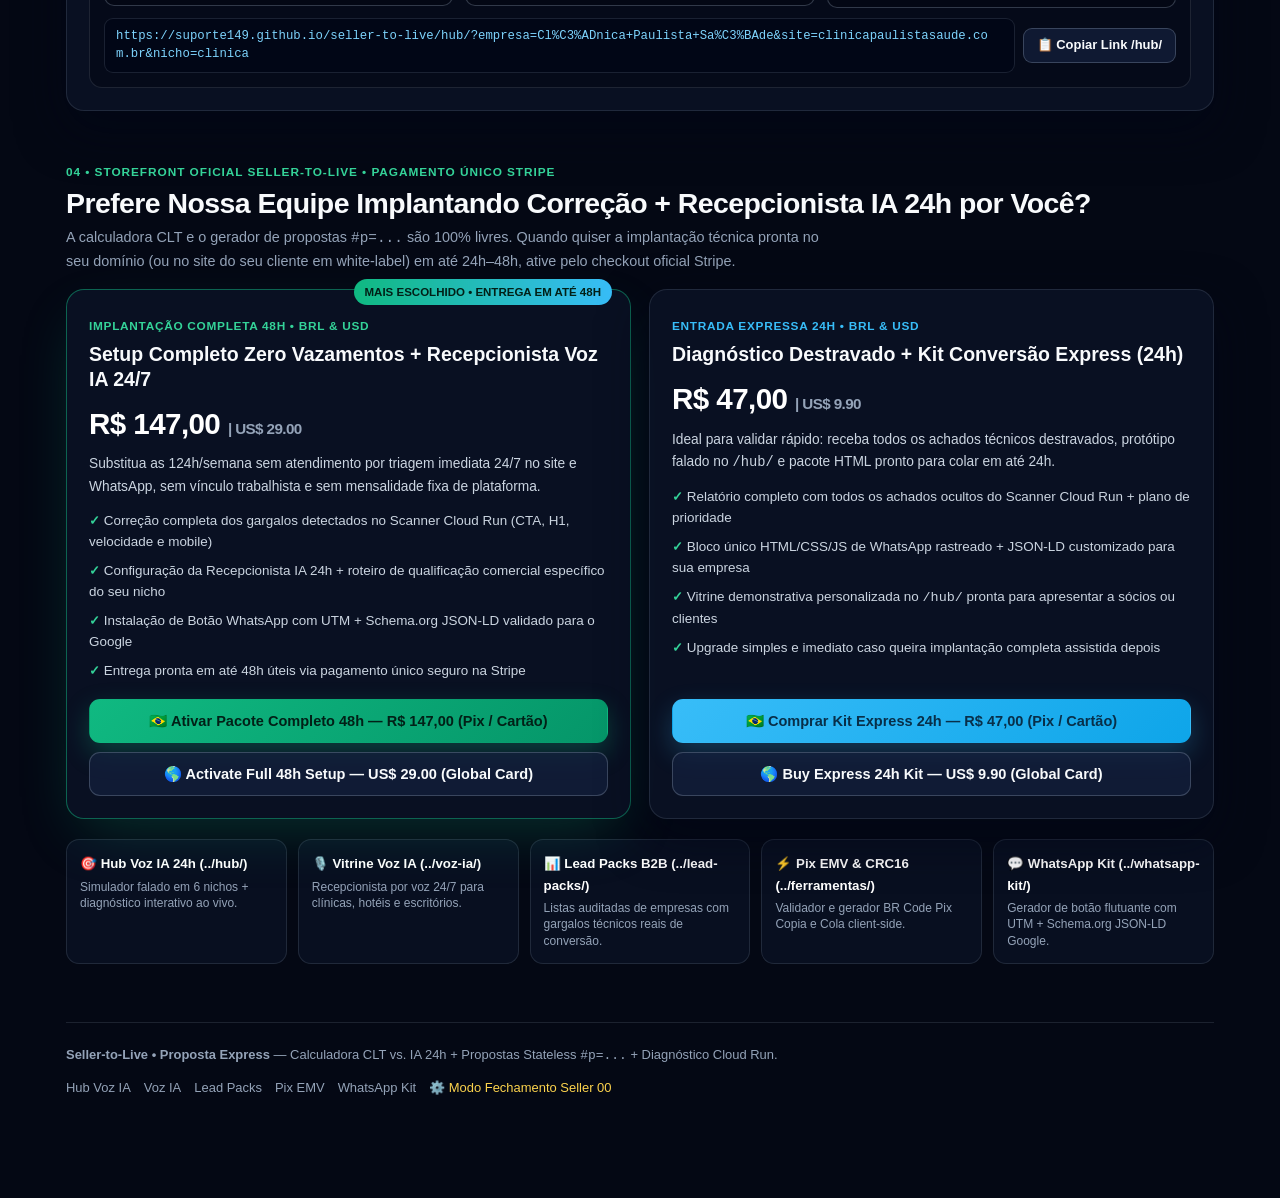
<file: proposta-express/index.html>
<!DOCTYPE html>
<html lang="pt-BR">
<head>
  <meta charset="UTF-8" />
  <meta name="viewport" content="width=device-width, initial-scale=1.0" />
  <title>Proposta Express &amp; Calculadora CLT vs. IA 24h | Propostas Vivas em 1 Link (#p=...) + Cloud Run</title>
  <link rel="icon" href="data:image/svg+xml,%3Csvg xmlns='http://www.w3.org/2000/svg' viewBox='0 0 64 64'%3E%3Crect width='64' height='64' rx='14' fill='%23040814'/%3E%3Crect x='3' y='3' width='58' height='58' rx='12' fill='%230b1326' stroke='%2310b981' stroke-width='3'/%3E%3Cpath d='M18 20h20l8 8v18a4 4 0 0 1-4 4H18a4 4 0 0 1-4-4V24a4 4 0 0 1 4-4z' fill='none' stroke='%2338bdf8' stroke-width='3'/%3E%3Cpath d='M22 33l6 6 12-13' fill='none' stroke='%2310b981' stroke-width='4' stroke-linecap='round' stroke-linejoin='round'/%3E%3C/svg%3E" />
  <meta name="description" content="Calculadora determinística de Custo Real Funcionário CLT vs. Automação IA 24/7 + Gerador Stateless de Propostas Comerciais Vivas em 1 Link (#p=...) sem banco de dados + Scanner Cloud Run." />
  <style>
    :root {
      --bg: #040814;
      --bg-elevated: #0b1326;
      --glass: rgba(11, 19, 38, 0.82);
      --glass-strong: rgba(11, 19, 38, 0.95);
      --surface-2: rgba(20, 33, 61, 0.66);
      --border: rgba(148, 163, 184, 0.17);
      --border-strong: rgba(148, 163, 184, 0.32);
      --text: #f8fafc;
      --text-soft: #cbd5e1;
      --muted: #94a3b8;
      --emerald: #10b981;
      --emerald-bright: #34d399;
      --emerald-dark: #022c22;
      --cyan: #38bdf8;
      --cyan-dark: #082f49;
      --amber: #f59e0b;
      --danger: #f43f5e;
      --radius: 18px;
      --radius-sm: 11px;
      --shadow-glow: 0 22px 60px -16px rgba(16, 185, 129, 0.25);
      --shadow-card: 0 18px 48px rgba(2, 6, 23, 0.62);
      --mono: ui-monospace, SFMono-Regular, Menlo, Monaco, Consolas, "Liberation Mono", monospace;
    }

    *, *::before, *::after {
      box-sizing: border-box;
      margin: 0;
      padding: 0;
    }

    html {
      scroll-behavior: smooth;
      max-width: 100%;
      overflow-x: hidden;
    }

    body {
      font-family: -apple-system, BlinkMacSystemFont, "Segoe UI", Roboto, Inter, "Helvetica Neue", Arial, sans-serif;
      background-color: var(--bg);
      color: var(--text);
      line-height: 1.6;
      -webkit-font-smoothing: antialiased;
      max-width: 100%;
      overflow-x: hidden;
      padding-bottom: 96px;
      position: relative;
    }

    body::before {
      content: "";
      position: fixed;
      inset: 0;
      z-index: -2;
      background:
        radial-gradient(ellipse 68% 44% at 14% 0%, rgba(16, 185, 129, 0.16), transparent 65%),
        radial-gradient(ellipse 60% 42% at 88% 8%, rgba(56, 189, 248, 0.14), transparent 62%),
        radial-gradient(ellipse 55% 40% at 50% 96%, rgba(16, 185, 129, 0.08), transparent 70%),
        var(--bg);
    }

    body::after {
      content: "";
      position: fixed;
      inset: 0;
      z-index: -1;
      background-image: radial-gradient(rgba(148, 163, 184, 0.1) 1px, transparent 1px);
      background-size: 28px 28px;
      mask-image: linear-gradient(180deg, rgba(0, 0, 0, 0.65) 0%, rgba(0, 0, 0, 0.1) 75%, transparent 100%);
      pointer-events: none;
    }

    a {
      color: inherit;
      text-decoration: none;
    }

    button, input, select, textarea {
      font-family: inherit;
    }

    .container {
      width: 100%;
      max-width: 1180px;
      margin: 0 auto;
      padding: 0 16px;
    }

    /* Header & Cross-Navigation */
    .site-header {
      position: sticky;
      top: 0;
      z-index: 60;
      background: rgba(4, 8, 20, 0.88);
      backdrop-filter: blur(16px);
      -webkit-backdrop-filter: blur(16px);
      border-bottom: 1px solid var(--border);
    }

    .nav-bar {
      display: flex;
      align-items: center;
      justify-content: space-between;
      gap: 12px;
      min-height: 66px;
    }

    .brand {
      display: inline-flex;
      align-items: center;
      gap: 9px;
      font-weight: 850;
      font-size: 0.98rem;
      letter-spacing: -0.02em;
      white-space: nowrap;
      flex-shrink: 0;
    }

    .brand-pulse {
      width: 10px;
      height: 10px;
      border-radius: 50%;
      background: var(--emerald-bright);
      box-shadow: 0 0 0 0 rgba(52, 211, 153, 0.65);
      animation: pulseDot 2.1s infinite;
      flex-shrink: 0;
    }

    @keyframes pulseDot {
      0% { box-shadow: 0 0 0 0 rgba(52, 211, 153, 0.65); }
      70% { box-shadow: 0 0 0 10px rgba(52, 211, 153, 0); }
      100% { box-shadow: 0 0 0 0 rgba(52, 211, 153, 0); }
    }

    .brand span {
      background: linear-gradient(90deg, var(--emerald-bright), var(--cyan));
      -webkit-background-clip: text;
      -webkit-text-fill-color: transparent;
    }

    .nav-links {
      display: flex;
      align-items: center;
      gap: 13px;
      font-size: 0.82rem;
      color: var(--muted);
      flex-wrap: wrap;
    }

    .nav-links a {
      transition: color 0.15s ease;
      white-space: nowrap;
    }

    .nav-links a:hover {
      color: var(--text);
    }

    .nav-links .nav-sep {
      width: 1px;
      height: 14px;
      background: var(--border-strong);
    }

    .nav-actions {
      display: flex;
      align-items: center;
      gap: 8px;
      flex-shrink: 0;
    }

    .mobile-eco-bar {
      display: none;
      border-top: 1px solid var(--border);
      padding: 8px 0;
      gap: 8px;
      overflow-x: auto;
      font-size: 0.77rem;
      color: var(--text-soft);
      scrollbar-width: none;
    }

    .mobile-eco-bar::-webkit-scrollbar {
      display: none;
    }

    .mobile-eco-bar a {
      white-space: nowrap;
      padding: 4px 10px;
      border-radius: 999px;
      background: rgba(15, 23, 42, 0.78);
      border: 1px solid var(--border);
      flex-shrink: 0;
    }

    /* Buttons */
    .btn {
      display: inline-flex;
      align-items: center;
      justify-content: center;
      gap: 7px;
      padding: 12px 18px;
      border-radius: var(--radius-sm);
      font-weight: 750;
      font-size: 0.91rem;
      border: 1px solid transparent;
      cursor: pointer;
      transition: transform 0.15s ease, box-shadow 0.15s ease, background 0.15s ease, border-color 0.15s ease;
      text-align: center;
      line-height: 1.25;
      max-width: 100%;
    }

    .btn:hover:not(:disabled) {
      transform: translateY(-1px);
    }

    .btn:active:not(:disabled) {
      transform: translateY(0);
    }

    .btn:disabled {
      opacity: 0.65;
      cursor: wait;
    }

    .btn-primary {
      background: linear-gradient(135deg, var(--emerald), #059669);
      color: #022017;
      box-shadow: 0 10px 26px rgba(16, 185, 129, 0.28);
    }

    .btn-primary:hover:not(:disabled) {
      background: linear-gradient(135deg, var(--emerald-bright), var(--emerald));
      box-shadow: 0 14px 32px rgba(16, 185, 129, 0.4);
    }

    .btn-cyan {
      background: linear-gradient(135deg, var(--cyan), #0ea5e9);
      color: var(--cyan-dark);
      box-shadow: 0 10px 26px rgba(56, 189, 248, 0.24);
    }

    .btn-cyan:hover:not(:disabled) {
      background: linear-gradient(135deg, #7dd3fc, var(--cyan));
    }

    .btn-glass {
      background: rgba(20, 33, 61, 0.72);
      border-color: var(--border-strong);
      color: var(--text);
    }

    .btn-glass:hover:not(:disabled) {
      background: rgba(30, 41, 59, 0.94);
      border-color: rgba(56, 189, 248, 0.5);
    }

    .btn-sm {
      padding: 8px 13px;
      font-size: 0.81rem;
      border-radius: 9px;
    }

    .btn-lg {
      padding: 15px 22px;
      font-size: 1rem;
      border-radius: 13px;
    }

    /* Status Badges */
    .status-badge {
      display: inline-flex;
      align-items: center;
      gap: 6px;
      padding: 5px 11px;
      border-radius: 999px;
      font-size: 0.74rem;
      font-weight: 800;
      letter-spacing: 0.02em;
      border: 1px solid transparent;
      max-width: 100%;
    }

    .badge-ok, .badge-live {
      background: rgba(16, 185, 129, 0.14);
      color: var(--emerald-bright);
      border-color: rgba(16, 185, 129, 0.34);
    }

    .badge-cyan {
      background: rgba(56, 189, 248, 0.14);
      color: #7dd3fc;
      border-color: rgba(56, 189, 248, 0.34);
    }

    .badge-warn, .badge-fallback {
      background: rgba(245, 158, 11, 0.14);
      color: #fcd34d;
      border-color: rgba(245, 158, 11, 0.35);
    }

    .badge-danger {
      background: rgba(244, 63, 94, 0.15);
      color: #fda4af;
      border-color: rgba(244, 63, 94, 0.35);
    }

    /* Hero */
    .hero {
      padding: 44px 0 26px;
    }

    .hero-pill-row {
      display: flex;
      flex-wrap: wrap;
      gap: 8px;
      margin-bottom: 16px;
    }

    .hero h1 {
      font-size: clamp(1.75rem, 3.8vw, 2.85rem);
      line-height: 1.13;
      letter-spacing: -0.03em;
      font-weight: 900;
      max-width: 980px;
    }

    .hero h1 .grad {
      background: linear-gradient(92deg, var(--emerald-bright) 0%, var(--cyan) 100%);
      -webkit-background-clip: text;
      -webkit-text-fill-color: transparent;
    }

    .hero-sub {
      margin-top: 14px;
      font-size: clamp(0.95rem, 1.5vw, 1.08rem);
      color: var(--text-soft);
      max-width: 860px;
    }

    .hero-cta-row {
      display: flex;
      flex-wrap: wrap;
      gap: 10px;
      margin-top: 22px;
    }

    .hero-kpi-strip {
      display: grid;
      grid-template-columns: repeat(4, minmax(0, 1fr));
      gap: 12px;
      margin-top: 26px;
    }

    .kpi-tile {
      background: var(--glass);
      border: 1px solid var(--border);
      border-radius: 14px;
      padding: 14px 15px;
    }

    .kpi-tile strong {
      display: block;
      font-size: 1.16rem;
      font-weight: 850;
      color: #fff;
      letter-spacing: -0.02em;
    }

    .kpi-tile span {
      font-size: 0.78rem;
      color: var(--muted);
    }

    /* Sections & Cards */
    .section {
      padding: 26px 0;
    }

    .section-head {
      display: flex;
      align-items: flex-end;
      justify-content: space-between;
      gap: 14px;
      flex-wrap: wrap;
      margin-bottom: 16px;
    }

    .section-kicker {
      font-size: 0.74rem;
      font-weight: 800;
      text-transform: uppercase;
      letter-spacing: 0.08em;
      color: var(--emerald-bright);
      margin-bottom: 4px;
    }

    .section h2 {
      font-size: clamp(1.28rem, 2.4vw, 1.78rem);
      line-height: 1.2;
      letter-spacing: -0.02em;
    }

    .section-desc {
      font-size: 0.9rem;
      color: var(--muted);
      max-width: 780px;
      margin-top: 5px;
    }

    .glass-card {
      background: var(--glass);
      border: 1px solid var(--border);
      border-radius: var(--radius);
      padding: 22px;
      box-shadow: var(--shadow-card);
      max-width: 100%;
    }

    .workbench-grid {
      display: grid;
      grid-template-columns: minmax(0, 1.02fr) minmax(0, 0.98fr);
      gap: 20px;
      align-items: start;
    }

    .form-grid-2 {
      display: grid;
      grid-template-columns: repeat(2, minmax(0, 1fr));
      gap: 12px;
    }

    .form-grid-3 {
      display: grid;
      grid-template-columns: repeat(3, minmax(0, 1fr));
      gap: 12px;
    }

    .field-label {
      display: flex;
      align-items: center;
      justify-content: space-between;
      gap: 6px;
      font-size: 0.79rem;
      font-weight: 700;
      color: var(--text-soft);
      margin-bottom: 6px;
      flex-wrap: wrap;
    }

    .field-hint {
      font-size: 0.72rem;
      font-weight: 600;
      color: var(--muted);
    }

    .field-input, .field-select, .field-textarea {
      width: 100%;
      max-width: 100%;
      background: rgba(4, 8, 20, 0.82);
      border: 1px solid var(--border-strong);
      color: var(--text);
      border-radius: 10px;
      padding: 10px 12px;
      font-size: 0.91rem;
      transition: border-color 0.15s ease, box-shadow 0.15s ease;
    }

    .field-textarea {
      resize: vertical;
      line-height: 1.45;
    }

    .field-input:focus, .field-select:focus, .field-textarea:focus {
      outline: none;
      border-color: var(--cyan);
      box-shadow: 0 0 0 3px rgba(56, 189, 248, 0.16);
    }

    .sub-box {
      margin-top: 14px;
      padding: 14px;
      border-radius: 13px;
      background: rgba(4, 8, 20, 0.58);
      border: 1px solid var(--border);
    }

    .sub-box-title {
      display: flex;
      align-items: center;
      justify-content: space-between;
      gap: 8px;
      flex-wrap: wrap;
      font-size: 0.78rem;
      font-weight: 800;
      text-transform: uppercase;
      letter-spacing: 0.05em;
      color: var(--cyan);
      margin-bottom: 10px;
    }

    .sample-chips {
      display: flex;
      align-items: center;
      flex-wrap: wrap;
      gap: 7px;
      margin: 10px 0;
      font-size: 0.76rem;
      color: var(--muted);
    }

    .chip-btn {
      background: rgba(30, 41, 59, 0.72);
      color: var(--text-soft);
      border: 1px solid var(--border-strong);
      border-radius: 999px;
      padding: 5px 11px;
      font-size: 0.75rem;
      font-weight: 700;
      cursor: pointer;
      transition: background 0.15s ease, border-color 0.15s ease, color 0.15s ease;
    }

    .chip-btn:hover {
      background: rgba(56, 189, 248, 0.16);
      border-color: var(--cyan);
      color: #fff;
    }

    .url-line {
      font-family: var(--mono);
      font-size: 0.77rem;
      background: rgba(2, 6, 23, 0.85);
      border: 1px solid var(--border);
      border-radius: 9px;
      padding: 9px 11px;
      color: #7dd3fc;
      word-break: break-all;
      line-height: 1.45;
    }

    /* CLT Breakdown Table */
    .clt-table-wrap {
      width: 100%;
      overflow-x: auto;
      border-radius: 13px;
      border: 1px solid var(--border);
      background: rgba(4, 8, 20, 0.72);
    }

    .clt-table {
      width: 100%;
      border-collapse: collapse;
      font-size: 0.84rem;
    }

    .clt-table th, .clt-table td {
      padding: 9px 11px;
      border-bottom: 1px solid rgba(148, 163, 184, 0.12);
      text-align: left;
    }

    .clt-table th {
      font-size: 0.73rem;
      text-transform: uppercase;
      letter-spacing: 0.05em;
      color: var(--muted);
      background: rgba(15, 23, 42, 0.85);
    }

    .clt-table td.num, .clt-table th.num {
      text-align: right;
      font-family: var(--mono);
      white-space: nowrap;
    }

    .clt-table tr.total-row td {
      font-weight: 850;
      font-size: 0.92rem;
      background: rgba(244, 63, 94, 0.11);
      color: #fecdd3;
      border-top: 1px solid rgba(244, 63, 94, 0.32);
    }

    .compare-vs-grid {
      display: grid;
      grid-template-columns: repeat(2, minmax(0, 1fr));
      gap: 12px;
      margin-top: 12px;
    }

    .vs-card {
      padding: 14px;
      border-radius: 13px;
      border: 1px solid var(--border);
      background: rgba(11, 19, 38, 0.82);
    }

    .vs-card.clt-side {
      border-color: rgba(244, 63, 94, 0.34);
      background: linear-gradient(180deg, rgba(244, 63, 94, 0.09), rgba(11, 19, 38, 0.85));
    }

    .vs-card.ia-side {
      border-color: rgba(16, 185, 129, 0.42);
      background: linear-gradient(180deg, rgba(16, 185, 129, 0.13), rgba(11, 19, 38, 0.88));
    }

    .vs-big {
      font-size: 1.32rem;
      font-weight: 900;
      letter-spacing: -0.02em;
      margin: 4px 0;
    }

    .savings-banner {
      margin-top: 12px;
      padding: 14px;
      border-radius: 13px;
      background: linear-gradient(135deg, rgba(16, 185, 129, 0.16), rgba(56, 189, 248, 0.12));
      border: 1px solid rgba(16, 185, 129, 0.4);
      display: flex;
      align-items: center;
      justify-content: space-between;
      gap: 12px;
      flex-wrap: wrap;
    }

    /* Proposal Creator Deliverable & Bump Rows */
    .item-row-grid {
      display: grid;
      grid-template-columns: minmax(0, 1fr) 124px;
      gap: 8px;
      margin-bottom: 8px;
    }

    .bump-editor-card {
      padding: 10px;
      border-radius: 10px;
      background: rgba(15, 23, 42, 0.65);
      border: 1px solid var(--border);
      margin-bottom: 8px;
    }

    /* Client Executive Proposal Mode (#p=...) */
    .creator-hidden {
      display: none !important;
    }

    .client-mode-stage {
      display: none;
      padding: 22px 0 12px;
    }

    .client-mode-stage.active {
      display: block;
    }

    .client-mode-topbar {
      display: flex;
      align-items: center;
      justify-content: space-between;
      gap: 10px;
      flex-wrap: wrap;
      padding: 11px 15px;
      margin-bottom: 16px;
      border-radius: 13px;
      background: rgba(11, 19, 38, 0.92);
      border: 1px solid rgba(56, 189, 248, 0.35);
    }

    .exec-proposal-shell {
      background: linear-gradient(180deg, rgba(11, 19, 38, 0.97), rgba(4, 8, 20, 0.98));
      border: 1px solid rgba(16, 185, 129, 0.38);
      border-radius: 20px;
      padding: 26px;
      box-shadow: var(--shadow-glow), var(--shadow-card);
      max-width: 900px;
      margin: 0 auto;
    }

    .exec-header {
      display: flex;
      align-items: flex-start;
      justify-content: space-between;
      gap: 16px;
      flex-wrap: wrap;
      padding-bottom: 18px;
      border-bottom: 1px solid var(--border);
    }

    .exec-meta-grid {
      display: grid;
      grid-template-columns: repeat(3, minmax(0, 1fr));
      gap: 10px;
      margin-top: 16px;
    }

    .exec-meta-box {
      padding: 11px 13px;
      border-radius: 11px;
      background: rgba(15, 23, 42, 0.72);
      border: 1px solid var(--border);
    }

    .exec-meta-box span {
      display: block;
      font-size: 0.71rem;
      text-transform: uppercase;
      letter-spacing: 0.05em;
      color: var(--muted);
    }

    .exec-meta-box strong {
      font-size: 0.92rem;
      color: #fff;
      word-break: break-word;
    }

    .exec-context-note {
      margin-top: 16px;
      padding: 13px 15px;
      border-radius: 12px;
      background: rgba(56, 189, 248, 0.09);
      border-left: 3px solid var(--cyan);
      font-size: 0.87rem;
      color: var(--text-soft);
      white-space: pre-line;
    }

    .exec-deliverables {
      margin-top: 18px;
    }

    .exec-item {
      display: flex;
      align-items: center;
      justify-content: space-between;
      gap: 12px;
      padding: 12px 14px;
      border-radius: 11px;
      background: rgba(15, 23, 42, 0.62);
      border: 1px solid var(--border);
      margin-bottom: 8px;
    }

    .exec-item-title {
      display: flex;
      align-items: center;
      gap: 9px;
      font-weight: 700;
      font-size: 0.91rem;
      min-width: 0;
    }

    .exec-item-price {
      font-family: var(--mono);
      font-weight: 800;
      font-size: 0.92rem;
      color: var(--emerald-bright);
      white-space: nowrap;
    }

    .bump-card-live {
      display: flex;
      align-items: center;
      justify-content: space-between;
      gap: 12px;
      padding: 13px 15px;
      border-radius: 12px;
      border: 1px dashed rgba(56, 189, 248, 0.42);
      background: rgba(8, 47, 73, 0.22);
      cursor: pointer;
      transition: background 0.15s ease, border-color 0.15s ease, transform 0.12s ease;
      margin-bottom: 9px;
      user-select: none;
    }

    .bump-card-live:hover {
      border-color: var(--cyan);
      background: rgba(8, 47, 73, 0.36);
    }

    .bump-card-live.checked {
      border-style: solid;
      border-color: var(--emerald-bright);
      background: rgba(16, 185, 129, 0.14);
    }

    .bump-check-left {
      display: flex;
      align-items: center;
      gap: 11px;
      min-width: 0;
    }

    .bump-check-left input[type="checkbox"] {
      width: 19px;
      height: 19px;
      accent-color: var(--emerald);
      flex-shrink: 0;
      cursor: pointer;
    }

    .exec-total-bar {
      margin-top: 18px;
      padding: 18px;
      border-radius: 14px;
      background: linear-gradient(135deg, rgba(16, 185, 129, 0.18), rgba(11, 19, 38, 0.95));
      border: 1px solid rgba(16, 185, 129, 0.45);
      display: flex;
      align-items: center;
      justify-content: space-between;
      gap: 14px;
      flex-wrap: wrap;
    }

    .exec-total-amount {
      font-size: clamp(1.55rem, 3.2vw, 2.15rem);
      font-weight: 900;
      color: var(--emerald-bright);
      font-family: var(--mono);
      letter-spacing: -0.02em;
    }

    .exec-cta-grid {
      display: grid;
      grid-template-columns: repeat(2, minmax(0, 1fr));
      gap: 11px;
      margin-top: 16px;
    }

    .viral-proposal-footer {
      margin-top: 20px;
      padding-top: 15px;
      border-top: 1px dashed var(--border-strong);
      display: flex;
      align-items: center;
      justify-content: space-between;
      gap: 10px;
      flex-wrap: wrap;
      font-size: 0.77rem;
      color: var(--muted);
    }

    .viral-proposal-footer a {
      color: var(--cyan);
      font-weight: 700;
    }

    .viral-proposal-footer a:hover {
      text-decoration: underline;
    }

    /* Scanner Cloud Run */
    .scanner-form {
      display: grid;
      grid-template-columns: minmax(0, 1fr) auto;
      gap: 10px;
    }

    .input-wrap {
      position: relative;
      display: flex;
      align-items: center;
    }

    .input-prefix {
      position: absolute;
      left: 12px;
      pointer-events: none;
      font-size: 0.95rem;
    }

    .field-input.with-prefix {
      padding-left: 36px;
    }

    .scan-loader {
      display: none;
      margin-top: 16px;
      padding: 16px;
      border-radius: 13px;
      background: rgba(15, 23, 42, 0.78);
      border: 1px solid rgba(56, 189, 248, 0.35);
    }

    .scan-loader.active {
      display: block;
    }

    .scan-bar-track {
      width: 100%;
      height: 7px;
      background: rgba(30, 41, 59, 0.9);
      border-radius: 999px;
      overflow: hidden;
      margin: 10px 0;
    }

    .scan-bar-fill {
      width: 42%;
      height: 100%;
      background: linear-gradient(90deg, var(--emerald), var(--cyan));
      border-radius: 999px;
      animation: scanSlide 1.25s infinite ease-in-out;
    }

    @keyframes scanSlide {
      0% { transform: translateX(-80%); }
      100% { transform: translateX(260%); }
    }

    .scan-results {
      display: none;
      margin-top: 18px;
    }

    .scan-results.active {
      display: block;
    }

    .scan-grid {
      display: grid;
      grid-template-columns: 220px minmax(0, 1fr);
      gap: 18px;
      align-items: start;
    }

    .score-panel {
      background: rgba(4, 8, 20, 0.75);
      border: 1px solid var(--border);
      border-radius: 15px;
      padding: 16px;
      text-align: center;
    }

    .gauge-box {
      position: relative;
      width: 132px;
      height: 132px;
      margin: 0 auto 10px;
    }

    .gauge-box svg {
      width: 132px;
      height: 132px;
      transform: rotate(-90deg);
    }

    .gauge-bg {
      fill: none;
      stroke: rgba(148, 163, 184, 0.16);
      stroke-width: 10;
    }

    .gauge-progress {
      fill: none;
      stroke: var(--emerald-bright);
      stroke-width: 10;
      stroke-linecap: round;
      stroke-dasharray: 364.42;
      stroke-dashoffset: 364.42;
      transition: stroke-dashoffset 0.7s ease, stroke 0.3s ease;
    }

    .gauge-center {
      position: absolute;
      inset: 0;
      display: flex;
      flex-direction: column;
      align-items: center;
      justify-content: center;
    }

    .gauge-num {
      font-size: 2rem;
      font-weight: 900;
      line-height: 1;
    }

    .gauge-sub {
      font-size: 0.66rem;
      font-weight: 800;
      color: var(--muted);
      margin-top: 3px;
    }

    .metrics-row {
      display: flex;
      flex-wrap: wrap;
      gap: 8px;
      margin-bottom: 12px;
    }

    .metric-chip {
      padding: 5px 10px;
      border-radius: 8px;
      background: rgba(15, 23, 42, 0.85);
      border: 1px solid var(--border);
      font-family: var(--mono);
      font-size: 0.76rem;
      color: var(--text-soft);
    }

    .finding-card {
      padding: 15px;
      border-radius: 13px;
      background: rgba(244, 63, 94, 0.08);
      border: 1px solid rgba(244, 63, 94, 0.3);
      margin-bottom: 12px;
    }

    .finding-title {
      font-weight: 850;
      font-size: 0.98rem;
      color: #fff;
      margin-top: 8px;
    }

    .finding-detail {
      font-size: 0.85rem;
      color: var(--text-soft);
      margin-top: 5px;
    }

    .finding-fix {
      margin-top: 9px;
      padding-top: 9px;
      border-top: 1px dashed rgba(244, 63, 94, 0.3);
      font-size: 0.83rem;
      color: #a7f3d0;
    }

    /* Storefront Cards */
    .store-grid {
      display: grid;
      grid-template-columns: repeat(2, minmax(0, 1fr));
      gap: 18px;
    }

    .offer-card {
      display: flex;
      flex-direction: column;
      justify-content: space-between;
      gap: 18px;
      position: relative;
    }

    .offer-card.featured {
      border-color: rgba(16, 185, 129, 0.5);
      box-shadow: var(--shadow-glow);
    }

    .offer-ribbon {
      position: absolute;
      top: -11px;
      right: 18px;
      background: linear-gradient(90deg, var(--emerald), var(--cyan));
      color: #022017;
      font-size: 0.72rem;
      font-weight: 900;
      text-transform: uppercase;
      padding: 4px 11px;
      border-radius: 999px;
    }

    .offer-tag {
      font-size: 0.74rem;
      font-weight: 800;
      text-transform: uppercase;
      letter-spacing: 0.06em;
      color: var(--cyan);
    }

    .offer-card h3 {
      font-size: 1.22rem;
      margin-top: 5px;
      line-height: 1.28;
    }

    .offer-price {
      font-size: 1.85rem;
      font-weight: 900;
      color: #fff;
      margin-top: 8px;
      letter-spacing: -0.02em;
    }

    .offer-price small {
      font-size: 0.95rem;
      font-weight: 700;
      color: var(--muted);
    }

    .offer-sub {
      font-size: 0.86rem;
      color: var(--text-soft);
      margin-top: 6px;
    }

    .check-list {
      list-style: none;
      margin-top: 12px;
      display: grid;
      gap: 7px;
      font-size: 0.84rem;
      color: var(--text-soft);
    }

    .check-list li::before {
      content: "✓ ";
      color: var(--emerald-bright);
      font-weight: 900;
    }

    .btn-stack {
      display: grid;
      gap: 9px;
    }

    /* Ecosystem Navigation Cards */
    .eco-strip {
      display: grid;
      grid-template-columns: repeat(5, minmax(0, 1fr));
      gap: 11px;
      margin-top: 20px;
    }

    .eco-card {
      padding: 13px;
      border-radius: 13px;
      background: rgba(11, 19, 38, 0.76);
      border: 1px solid var(--border);
      transition: border-color 0.15s ease, transform 0.15s ease;
      display: block;
    }

    .eco-card:hover {
      border-color: var(--cyan);
      transform: translateY(-2px);
    }

    .eco-card strong {
      display: block;
      font-size: 0.83rem;
      color: #fff;
      margin-bottom: 4px;
    }

    .eco-card span {
      font-size: 0.75rem;
      color: var(--muted);
      display: block;
      line-height: 1.38;
    }

    /* Superadmin Mode */
    .superadmin-panel {
      display: none;
      margin-top: 22px;
      border-color: rgba(245, 158, 11, 0.48);
      background: linear-gradient(180deg, rgba(245, 158, 11, 0.08), rgba(11, 19, 38, 0.95));
    }

    .superadmin-panel.open {
      display: block;
    }

    .stripe-vault {
      display: grid;
      grid-template-columns: repeat(2, minmax(0, 1fr));
      gap: 8px;
      margin-top: 8px;
    }

    /* Footer & Sticky Bar */
    footer {
      margin-top: 32px;
      padding: 22px 0 12px;
      border-top: 1px solid var(--border);
      font-size: 0.81rem;
      color: var(--muted);
    }

    .footer-inner {
      display: flex;
      align-items: center;
      justify-content: space-between;
      gap: 12px;
      flex-wrap: wrap;
    }

    .footer-links {
      display: flex;
      flex-wrap: wrap;
      gap: 13px;
    }

    .footer-links a:hover {
      color: #fff;
    }

    .sticky-footer-bar {
      position: fixed;
      bottom: 0;
      left: 0;
      right: 0;
      z-index: 55;
      background: rgba(4, 8, 20, 0.93);
      backdrop-filter: blur(14px);
      -webkit-backdrop-filter: blur(14px);
      border-top: 1px solid var(--border-strong);
      padding: 10px 16px;
    }

    .sticky-inner {
      max-width: 1180px;
      margin: 0 auto;
      display: flex;
      align-items: center;
      justify-content: space-between;
      gap: 10px;
      flex-wrap: wrap;
    }

    .toast-bar {
      position: fixed;
      bottom: 82px;
      right: 18px;
      left: 18px;
      max-width: 420px;
      margin-left: auto;
      z-index: 90;
      background: #0f172a;
      color: #f8fafc;
      border: 1px solid var(--emerald);
      border-radius: 12px;
      padding: 11px 15px;
      font-size: 0.84rem;
      font-weight: 700;
      box-shadow: 0 16px 40px rgba(2, 6, 23, 0.75);
      opacity: 0;
      transform: translateY(14px);
      pointer-events: none;
      transition: opacity 0.22s ease, transform 0.22s ease;
    }

    .toast-bar.show {
      opacity: 1;
      transform: translateY(0);
    }

    /* Mobile Responsive (375px zero horizontal overflow) */
    @media (max-width: 960px) {
      .nav-links {
        display: none;
      }
      .mobile-eco-bar {
        display: flex;
      }
      .workbench-grid,
      .store-grid,
      .scan-grid {
        grid-template-columns: minmax(0, 1fr);
      }
      .hero-kpi-strip {
        grid-template-columns: repeat(2, minmax(0, 1fr));
      }
      .eco-strip {
        grid-template-columns: repeat(2, minmax(0, 1fr));
      }
    }

    @media (max-width: 640px) {
      .container {
        padding: 0 12px;
      }
      .glass-card,
      .exec-proposal-shell {
        padding: 16px 14px;
      }
      .form-grid-2,
      .form-grid-3,
      .compare-vs-grid,
      .exec-meta-grid,
      .exec-cta-grid,
      .scanner-form,
      .stripe-vault,
      .hero-kpi-strip,
      .eco-strip {
        grid-template-columns: minmax(0, 1fr);
      }
      .item-row-grid {
        grid-template-columns: minmax(0, 1fr) 102px;
      }
      .nav-actions .btn-hide-xs {
        display: none;
      }
      .sticky-inner {
        justify-content: center;
        text-align: center;
      }
    }
  </style>
</head>
<body>
  <header class="site-header">
    <div class="container">
      <div class="nav-bar">
        <a href="#top" class="brand" onclick="exitClientModeToEditor()">
          <span class="brand-pulse" aria-hidden="true"></span>
          <div>Seller-to-Live <span>Proposta Express</span></div>
        </a>

        <nav class="nav-links" aria-label="Navegação principal">
          <a href="#calculadora-clt" onclick="exitClientModeToEditor()">Calculadora CLT vs. IA</a>
          <a href="#gerador-proposta" onclick="exitClientModeToEditor()">Proposta Viva (#p=)</a>
          <a href="#scanner-cloudrun" onclick="exitClientModeToEditor()">Scanner Cloud Run</a>
          <a href="#ofertas" onclick="exitClientModeToEditor()">Pacotes Stripe</a>
          <span class="nav-sep" aria-hidden="true"></span>
          <a href="../hub/">Hub Voz IA</a>
          <a href="../voz-ia/">Voz IA</a>
          <a href="../lead-packs/">Lead Packs</a>
          <a href="../ferramentas/">Pix EMV</a>
          <a href="../whatsapp-kit/">WhatsApp Kit</a>
        </nav>

        <div class="nav-actions">
          <button type="button" class="btn btn-glass btn-sm btn-hide-xs" onclick="openClientPreviewMode()">
            👁️ Visão Cliente
          </button>
          <a href="https://buy.stripe.com/aFadR14bAgevg3W7lD83C03" target="_blank" rel="noopener noreferrer" class="btn btn-primary btn-sm">
            Ativar IA 24h — R$ 147
          </a>
        </div>
      </div>

      <nav class="mobile-eco-bar" aria-label="Atalhos mobile do ecossistema">
        <a href="#calculadora-clt" onclick="exitClientModeToEditor()">🧮 CLT vs. IA</a>
        <a href="#gerador-proposta" onclick="exitClientModeToEditor()">📄 Proposta #p=</a>
        <a href="#scanner-cloudrun" onclick="exitClientModeToEditor()">⚡ Scanner</a>
        <a href="../hub/">🎯 Hub Voz IA</a>
        <a href="../voz-ia/">🎙️ Voz IA</a>
        <a href="../lead-packs/">📊 Lead Packs</a>
        <a href="../ferramentas/">⚡ Pix EMV</a>
        <a href="../whatsapp-kit/">💬 WhatsApp Kit</a>
      </nav>
    </div>
  </header>

  <main class="container" id="top">
    <!-- CLIENT EXECUTIVE PROPOSAL VIEWER (#p=<base64url>) -->
    <section id="clientProposalStage" class="client-mode-stage" aria-live="polite">
      <div class="client-mode-topbar">
        <div style="display:flex;align-items:center;gap:8px;flex-wrap:wrap;">
          <span class="status-badge badge-live">● PROPOSTA EXECUTIVA INTERATIVA</span>
          <span style="font-size:0.82rem;color:var(--text-soft);">Marque ou desmarque opcionais abaixo para atualizar o investimento em tempo real.</span>
        </div>
        <div style="display:flex;gap:8px;flex-wrap:wrap;">
          <button type="button" class="btn btn-glass btn-sm" onclick="copyShareableProposalLink()">🔗 Copiar Link desta Proposta</button>
          <button type="button" class="btn btn-cyan btn-sm" onclick="exitClientModeToEditor()">✏️ Modo Editor / Criar Nova Proposta</button>
        </div>
      </div>

      <article class="exec-proposal-shell">
        <div class="exec-header">
          <div>
            <span class="status-badge badge-cyan" id="cvBadgeStatus">PROPOSTA COMERCIAL VÁLIDA</span>
            <h1 style="font-size:clamp(1.38rem,2.8vw,2rem);margin-top:9px;line-height:1.18;" id="cvCompanyHeadline">Proposta Executiva</h1>
            <p style="font-size:0.88rem;color:var(--muted);margin-top:4px;" id="cvSubHeadline"></p>
          </div>
          <div style="text-align:right;">
            <div style="font-size:0.74rem;color:var(--muted);text-transform:uppercase;letter-spacing:0.05em;">Validade da Condição</div>
            <strong style="font-size:1.02rem;color:#fcd34d;" id="cvValidityLabel">5 dias corridos</strong>
          </div>
        </div>

        <div class="exec-meta-grid">
          <div class="exec-meta-box">
            <span>Preparado para</span>
            <strong id="cvClientName">—</strong>
          </div>
          <div class="exec-meta-box">
            <span>Empresa / Domínio</span>
            <strong id="cvClientCompany">—</strong>
          </div>
          <div class="exec-meta-box">
            <span>Emitido por</span>
            <strong id="cvAgencyName">—</strong>
          </div>
        </div>

        <div id="cvContextBox" class="exec-context-note" style="display:none;"></div>

        <div class="exec-deliverables">
          <div class="field-label" style="margin-bottom:9px;">
            <span style="color:#fff;font-size:0.86rem;">📦 Escopo Principal Incluso</span>
            <span class="field-hint" id="cvBaseSubtotalHint">Subtotal base</span>
          </div>
          <div id="cvDeliverablesList"></div>
        </div>

        <div id="cvBumpsWrap" style="margin-top:16px;">
          <div class="field-label" style="margin-bottom:9px;">
            <span style="color:var(--cyan);font-size:0.86rem;">⚡ Opcionais Interativos (Clique para incluir ou remover)</span>
            <span class="field-hint">Soma instantânea ao vivo</span>
          </div>
          <div id="cvBumpsList"></div>
        </div>

        <div class="exec-total-bar">
          <div>
            <div style="font-size:0.77rem;text-transform:uppercase;letter-spacing:0.06em;color:var(--text-soft);font-weight:800;">Investimento Total Atualizado</div>
            <div style="font-size:0.8rem;color:var(--muted);margin-top:2px;" id="cvSelectedSummaryLine">Escopo principal selecionado</div>
          </div>
          <div class="exec-total-amount" id="cvGrandTotalOut">R$ 147,00</div>
        </div>

        <div class="exec-cta-grid">
          <a id="cvPayNowBtn" href="https://buy.stripe.com/aFadR14bAgevg3W7lD83C03" target="_blank" rel="noopener noreferrer" class="btn btn-primary btn-lg">
            💳 Aprovar &amp; Pagar Agora
          </a>
          <a id="cvAcceptWaBtn" href="https://wa.me/5511999998888" target="_blank" rel="noopener noreferrer" class="btn btn-cyan btn-lg">
            ✅ Confirmar Aceite no WhatsApp
          </a>
        </div>

        <div id="cvHubDemoRow" style="margin-top:11px;display:none;">
          <a id="cvHubDemoBtn" href="https://suporte149.github.io/seller-to-live/hub/" target="_blank" rel="noopener noreferrer" class="btn btn-glass btn-sm" style="width:100%;">
            🎙️ Testar Demonstração Interativa Voz IA 24h Personalizada no /hub/
          </a>
        </div>

        <div class="viral-proposal-footer">
          <div>
            ⚡ Gerado com <strong>Seller-to-Live Proposta Express</strong> (100% stateless via link <code>#p=...</code>, zero banco de dados).
            <button type="button" onclick="exitClientModeToEditor()" style="background:none;border:none;color:var(--emerald-bright);font-weight:800;cursor:pointer;padding:0;margin-left:4px;">Criar minha proposta grátis →</button>
          </div>
          <div style="display:flex;gap:10px;flex-wrap:wrap;">
            <a href="https://buy.stripe.com/00w9AL23s7HZ8Bu49r83C04" target="_blank" rel="noopener noreferrer">Kit Express R$ 47</a>
            <span>•</span>
            <a href="https://buy.stripe.com/aFadR14bAgevg3W7lD83C03" target="_blank" rel="noopener noreferrer">IA 24h Completa R$ 147</a>
            <span>•</span>
            <a href="https://buy.stripe.com/8x26ozgYmaUb5pi9tL83C02" target="_blank" rel="noopener noreferrer">US$ 9.90</a>
            <span>•</span>
            <a href="https://buy.stripe.com/cNi8wHgYmfar8BudK183C05" target="_blank" rel="noopener noreferrer">US$ 29</a>
          </div>
        </div>
      </article>
    </section>

    <!-- CREATOR SUITE WRAPPER -->
    <div id="creatorSuiteWrapper">
      <!-- HERO -->
      <section class="hero">
        <div class="hero-pill-row">
          <span class="status-badge badge-ok">✓ 100% Client-Side &amp; Gratuito</span>
          <span class="status-badge badge-cyan">🔗 Link Stateless #p=&lt;base64url&gt; Sem Banco de Dados</span>
          <span class="status-badge badge-warn" id="heroCorsBadge">● Verificando API Cloud Run…</span>
        </div>

        <h1>
          Proposta Express &amp; <span class="grad">Calculadora CLT vs. IA 24h</span> em 1 Link Compartilhável
        </h1>

        <p class="hero-sub">
          Compare de forma determinística o custo mensal e anual real de atendimento CLT (encargos, provisões e <strong>124h/semana descobertas</strong>) contra <strong>Operação IA 24/7 (168h/semana)</strong>, audite qualquer domínio no Google Cloud Run e gere uma <strong>Proposta Comercial Viva (<code>#p=...</code>)</strong> com opcionais clicáveis ao vivo, aceite no WhatsApp e checkout direto.
        </p>

        <div class="hero-cta-row">
          <a href="#calculadora-clt" class="btn btn-primary">🧮 Calcular Custo Real CLT vs. IA</a>
          <a href="#gerador-proposta" class="btn btn-cyan">📄 Gerar Link de Proposta Viva (#p=)</a>
          <a href="#scanner-cloudrun" class="btn btn-glass">⚡ Auditar Site no Cloud Run</a>
        </div>

        <div class="hero-kpi-strip">
          <div class="kpi-tile">
            <strong>124h / semana</strong>
            <span>Janela descoberta por 1 turno CLT (44h de 168h totais)</span>
          </div>
          <div class="kpi-tile">
            <strong>Zero Banco</strong>
            <span>Proposta inteira codificada em UTF-8 Base64URL segura</span>
          </div>
          <div class="kpi-tile">
            <strong>Order Bumps Live</strong>
            <span>Cliente marca opcionais e aprova no WhatsApp + Checkout</span>
          </div>
          <div class="kpi-tile">
            <strong>R$ 47 a R$ 147</strong>
            <span>Implantação oficial expressa via Stripe (BRL &amp; USD)</span>
          </div>
        </div>
      </section>

      <!-- FERRAMENTA 1: CALCULADORA DETERMINÍSTICA CLT VS IA 24H -->
      <section class="section" id="calculadora-clt">
        <div class="section-head">
          <div>
            <div class="section-kicker">01 • Matemática Trabalhista Transparente • 44h vs. 168h/Semana</div>
            <h2>Calculadora Determinística: Custo Real Funcionário CLT vs. Recepcionista / Automação IA 24h</h2>
            <p class="section-desc">
              Simule item a item todas as provisões obrigatórias (13º, Férias + 1/3, FGTS, Multa Rescisória, INSS Patronal por regime tributário, benefícios e turnover) e compare com cobertura automatizada 24/7.
            </p>
          </div>
          <span class="status-badge badge-cyan" id="cltRegimePill">Simples Nacional I–III (INSS Patronal 0%)</span>
        </div>

        <div class="glass-card">
          <div class="workbench-grid">
            <!-- Inputs CLT -->
            <div>
              <div class="form-grid-2">
                <div>
                  <label for="cltSalary" class="field-label">
                    <span>Salário Base Mensal (R$)</span>
                    <span class="field-hint">Por pessoa</span>
                  </label>
                  <input type="number" id="cltSalary" class="field-input" value="2200" min="1000" max="50000" step="50" oninput="updateCltCalculator()" />
                </div>

                <div>
                  <label for="cltHeadcount" class="field-label">
                    <span>Quantidade de Atendentes</span>
                    <span class="field-hint">1 a 10 postos</span>
                  </label>
                  <select id="cltHeadcount" class="field-select" onchange="updateCltCalculator()">
                    <option value="1" selected>1 atendente (44h/sem por turno)</option>
                    <option value="2">2 atendentes</option>
                    <option value="3">3 atendentes</option>
                    <option value="4">4 atendentes</option>
                    <option value="5">5 atendentes</option>
                    <option value="6">6 atendentes</option>
                    <option value="7">7 atendentes</option>
                    <option value="8">8 atendentes</option>
                    <option value="9">9 atendentes</option>
                    <option value="10">10 atendentes</option>
                  </select>
                </div>
              </div>

              <div style="margin-top:12px;">
                <label for="cltRegime" class="field-label">
                  <span>Regime Tributário da Empresa</span>
                  <span class="field-hint">Define alíquota patronal</span>
                </label>
                <select id="cltRegime" class="field-select" onchange="updateCltCalculator()">
                  <option value="simples" selected>Simples Nacional Anexo I–III (INSS Patronal 0,0%)</option>
                  <option value="presumido">Lucro Presumido / Real / Anexo IV (INSS Patronal + RAT + Terceiros 28,8%)</option>
                </select>
              </div>

              <div class="form-grid-2" style="margin-top:12px;">
                <div>
                  <label for="cltBenefits" class="field-label">
                    <span>VT + VR / Benefícios Líquidos (R$)</span>
                    <span class="field-hint">Mensal / pessoa</span>
                  </label>
                  <input type="number" id="cltBenefits" class="field-input" value="650" min="0" max="15000" step="25" oninput="updateCltCalculator()" />
                </div>

                <div>
                  <label for="cltTurnover" class="field-label">
                    <span>Turnover / Folha / Contábil (R$)</span>
                    <span class="field-hint">Mensal / pessoa</span>
                  </label>
                  <input type="number" id="cltTurnover" class="field-input" value="180" min="0" max="10000" step="20" oninput="updateCltCalculator()" />
                </div>
              </div>

              <div class="sample-chips">
                <span>Cenários rápidos:</span>
                <button type="button" class="chip-btn" onclick="applyCltPreset(2200, 'simples', 650, 1, 180)">Recepção Clínica SP (1x R$ 2.200)</button>
                <button type="button" class="chip-btn" onclick="applyCltPreset(2600, 'presumido', 780, 2, 220)">Escritório RJ Presumido (2x R$ 2.600)</button>
                <button type="button" class="chip-btn" onclick="applyCltPreset(3100, 'presumido', 850, 3, 250)">Operação Comercial PR (3x R$ 3.100)</button>
              </div>

              <div class="compare-vs-grid">
                <div class="vs-card clt-side">
                  <div style="font-size:0.74rem;font-weight:800;color:#fda4af;text-transform:uppercase;">Turno Humano CLT</div>
                  <div class="vs-big" style="color:#fecdd3;">44h <small style="font-size:0.78rem;font-weight:600;">/ 168h semana</small></div>
                  <p style="font-size:0.79rem;color:var(--text-soft);">
                    <strong>124h descobertas toda semana!</strong> Leads noturnos, horário de almoço, sábados à tarde, domingos e feriados ficam esperando resposta.
                  </p>
                </div>

                <div class="vs-card ia-side">
                  <div style="font-size:0.74rem;font-weight:800;color:var(--emerald-bright);text-transform:uppercase;">Operação IA 24/7 + Triagem</div>
                  <div class="vs-big" style="color:var(--emerald-bright);">168h <small style="font-size:0.78rem;font-weight:600;">/ 168h semana</small></div>
                  <p style="font-size:0.79rem;color:var(--text-soft);">
                    <strong>0h descoberta + atendimento simultâneo.</strong> Implementação Express a partir de <strong>R$ 147</strong> (pagamento único, zero encargo trabalhista).
                  </p>
                </div>
              </div>

              <div class="savings-banner">
                <div>
                  <div style="font-size:0.75rem;font-weight:800;text-transform:uppercase;color:var(--emerald-bright);">Potencial de Economia Anual no Atendimento de Triagem</div>
                  <div style="font-size:1.35rem;font-weight:900;color:#fff;font-family:var(--mono);" id="cltAnnualSavingsHighlight">R$ 44.513,16 / ano</div>
                  <div style="font-size:0.77rem;color:var(--text-soft);" id="cltComparisonSubline">Comparando 12 meses CLT contra Setup Completo R$ 147,00</div>
                </div>
              </div>

              <div style="display:flex;flex-wrap:wrap;gap:9px;margin-top:14px;">
                <button type="button" class="btn btn-primary" onclick="injectCltIntoProposal()">
                  📥 Usar Economia Calculada na Proposta Abaixo
                </button>
                <button type="button" class="btn btn-glass" onclick="copyCltExecutiveSummary()">
                  📋 Copiar Resumo Executivo para WhatsApp
                </button>
              </div>
            </div>

            <!-- Tabela Item a Item -->
            <div>
              <div class="clt-table-wrap">
                <table class="clt-table" aria-label="Demonstrativo item a item do Custo Real CLT">
                  <thead>
                    <tr>
                      <th>Rubrica / Provisão Mensal</th>
                      <th class="num">Alíquota</th>
                      <th class="num">1 Posto</th>
                      <th class="num" id="cltQtyColHeader">Total (1x)</th>
                    </tr>
                  </thead>
                  <tbody id="cltTableBody"></tbody>
                </table>
              </div>

              <div class="sub-box" style="margin-top:12px;">
                <div class="sub-box-title">
                  <span>📊 Resumo Consolidado (Mensal vs. Anual)</span>
                  <span style="font-family:var(--mono);color:#fff;" id="cltHourlyRealLabel">Custo hora efetiva</span>
                </div>
                <div class="form-grid-2">
                  <div style="padding:10px;border-radius:10px;background:rgba(244,63,94,0.1);border:1px solid rgba(244,63,94,0.28);">
                    <div style="font-size:0.73rem;color:#fda4af;font-weight:700;">Custo Total Mensal Real CLT</div>
                    <div style="font-size:1.22rem;font-weight:900;font-family:var(--mono);color:#fff;" id="cltTotalMonthlyCard">R$ 3.721,68</div>
                    <div style="font-size:0.74rem;color:var(--muted);" id="cltMultiplierLabel">1,69x sobre o salário nominal</div>
                  </div>
                  <div style="padding:10px;border-radius:10px;background:rgba(16,185,129,0.1);border:1px solid rgba(16,185,129,0.3);">
                    <div style="font-size:0.73rem;color:var(--emerald-bright);font-weight:700;">Custo Anual Acumulado (12m)</div>
                    <div style="font-size:1.22rem;font-weight:900;font-family:var(--mono);color:#fff;" id="cltTotalAnnualCard">R$ 44.660,16</div>
                    <div style="font-size:0.74rem;color:var(--text-soft);">vs. Setup IA 24/7 a partir de <strong>R$ 147,00</strong></div>
                  </div>
                </div>
              </div>
            </div>
          </div>
        </div>
      </section>

      <!-- FERRAMENTA 2: GERADOR STATELESS DE PROPOSTA VIVA (#p=<base64url>) -->
      <section class="section" id="gerador-proposta">
        <div class="section-head">
          <div>
            <div class="section-kicker">02 • Gerador Stateless em 1 Link • UTF-8 Base64URL (#p=...)</div>
            <h2>Gerador de Proposta Comercial Viva (Com Order Bumps Clicáveis + Aceite WhatsApp)</h2>
            <p class="section-desc">
              Monte propostas comerciais completas sem login nem banco de dados: toda a proposta viaja segura dentro do hash <code style="color:#7dd3fc;">#p=&lt;base64url&gt;</code>. O cliente marca opcionais ao vivo, vê o total somar na hora e clica para pagar ou aprovar no WhatsApp.
            </p>
          </div>
          <span class="status-badge badge-ok" id="proposalHashSizeBadge">✓ Link Stateless Pronto</span>
        </div>

        <div class="glass-card">
          <div class="sample-chips" style="margin-top:0;margin-bottom:14px;">
            <span>Modelos prontos em 1 clique:</span>
            <button type="button" class="chip-btn" onclick="loadProposalTemplate('completo147')">🇧🇷 Setup Completo IA 24h (R$ 147)</button>
            <button type="button" class="chip-btn" onclick="loadProposalTemplate('express47')">⚡ Diagnóstico + Kit Express (R$ 47)</button>
            <button type="button" class="chip-btn" onclick="loadProposalTemplate('agencia')">🏢 Consultoria / Agência B2B (R$ 1.490)</button>
            <button type="button" class="chip-btn" onclick="loadProposalTemplate('usd29')">🌎 Global AI Receptionist (US$ 29)</button>
          </div>

          <div class="workbench-grid">
            <!-- Coluna Esquerda: Identificação + Entregáveis + Order Bumps -->
            <div>
              <div class="form-grid-2">
                <div>
                  <label for="propClientName" class="field-label"><span>Nome do Decisor / Cliente *</span></label>
                  <input type="text" id="propClientName" class="field-input" value="Dr. Marcos Oliveira" maxlength="80" oninput="updateProposalBuilder()" />
                </div>
                <div>
                  <label for="propClientCompany" class="field-label"><span>Empresa do Cliente *</span></label>
                  <input type="text" id="propClientCompany" class="field-input" value="Clínica Paulista Saúde" maxlength="90" oninput="updateProposalBuilder()" />
                </div>
                <div>
                  <label for="propAgencyName" class="field-label"><span>Seu Nome / Agência / Consultoria *</span></label>
                  <input type="text" id="propAgencyName" class="field-input" value="Seller-to-Live Implantação Express" maxlength="90" oninput="updateProposalBuilder()" />
                </div>
                <div class="form-grid-2">
                  <div>
                    <label for="propValidDays" class="field-label"><span>Validade (dias)</span></label>
                    <input type="number" id="propValidDays" class="field-input" value="5" min="1" max="90" oninput="updateProposalBuilder()" />
                  </div>
                  <div>
                    <label for="propCurrency" class="field-label"><span>Moeda</span></label>
                    <select id="propCurrency" class="field-select" onchange="updateProposalBuilder()">
                      <option value="BRL" selected>BRL (R$)</option>
                      <option value="USD">USD (US$)</option>
                    </select>
                  </div>
                </div>
              </div>

              <div style="margin-top:12px;">
                <label for="propContextNote" class="field-label">
                  <span>Resumo de Diagnóstico / Economia no Topo da Proposta</span>
                  <span class="field-hint">Opcional • Preenchido pelas Ferramentas 1 e 3</span>
                </label>
                <textarea id="propContextNote" class="field-textarea" rows="2" maxlength="420" oninput="updateProposalBuilder()">Cobertura imediata das 124h/semana fora do expediente comercial + eliminação de vazamentos de leads no WhatsApp.</textarea>
              </div>

              <div class="sub-box">
                <div class="sub-box-title">
                  <span>📦 3 Entregáveis Principais (Escopo Base)</span>
                  <span id="editorBaseSumLabel" style="font-family:var(--mono);color:var(--emerald-bright);">R$ 147,00</span>
                </div>

                <div class="item-row-grid">
                  <input type="text" id="item1Title" class="field-input" value="Auditoria Completa + Correção de CTA &amp; H1 Acima da Dobra" maxlength="110" oninput="updateProposalBuilder()" aria-label="Título do entregável 1" />
                  <input type="number" id="item1Price" class="field-input" value="67" min="0" step="0.1" oninput="updateProposalBuilder()" aria-label="Valor do entregável 1" />
                </div>
                <div class="item-row-grid">
                  <input type="text" id="item2Title" class="field-input" value="Implantação Recepcionista &amp; Triagem Voz IA 24/7 (168h/sem)" maxlength="110" oninput="updateProposalBuilder()" aria-label="Título do entregável 2" />
                  <input type="number" id="item2Price" class="field-input" value="50" min="0" step="0.1" oninput="updateProposalBuilder()" aria-label="Valor do entregável 2" />
                </div>
                <div class="item-row-grid" style="margin-bottom:0;">
                  <input type="text" id="item3Title" class="field-input" value="Botão WhatsApp com Rastreamento UTM + Schema.org JSON-LD" maxlength="110" oninput="updateProposalBuilder()" aria-label="Título do entregável 3" />
                  <input type="number" id="item3Price" class="field-input" value="30" min="0" step="0.1" oninput="updateProposalBuilder()" aria-label="Valor do entregável 3" />
                </div>
              </div>

              <div class="sub-box">
                <div class="sub-box-title">
                  <span>⚡ 2 Opcionais Interativos (Order Bumps Clicáveis pelo Cliente)</span>
                  <span class="field-hint">O cliente ativa/desativa ao abrir #p=...</span>
                </div>

                <div class="bump-editor-card">
                  <div class="item-row-grid" style="margin-bottom:6px;">
                    <input type="text" id="bump1Title" class="field-input" value="Roteiro de Qualificação Comercial &amp; Follow-up WhatsApp" maxlength="110" oninput="updateProposalBuilder()" aria-label="Título do opcional 1" />
                    <input type="number" id="bump1Price" class="field-input" value="47" min="0" step="0.1" oninput="updateProposalBuilder()" aria-label="Valor do opcional 1" />
                  </div>
                  <label style="display:inline-flex;align-items:center;gap:7px;font-size:0.77rem;color:var(--text-soft);cursor:pointer;">
                    <input type="checkbox" id="bump1DefaultOn" onchange="updateProposalBuilder()" />
                    Deixar pré-selecionado quando o cliente abrir o link
                  </label>
                </div>

                <div class="bump-editor-card" style="margin-bottom:0;">
                  <div class="item-row-grid" style="margin-bottom:6px;">
                    <input type="text" id="bump2Title" class="field-input" value="Página de Demonstração Falada + FAQ Inteligente por Nicho" maxlength="110" oninput="updateProposalBuilder()" aria-label="Título do opcional 2" />
                    <input type="number" id="bump2Price" class="field-input" value="97" min="0" step="0.1" oninput="updateProposalBuilder()" aria-label="Valor do opcional 2" />
                  </div>
                  <label style="display:inline-flex;align-items:center;gap:7px;font-size:0.77rem;color:var(--text-soft);cursor:pointer;">
                    <input type="checkbox" id="bump2DefaultOn" onchange="updateProposalBuilder()" />
                    Deixar pré-selecionado quando o cliente abrir o link
                  </label>
                </div>
              </div>
            </div>

            <!-- Coluna Direita: Aceite WhatsApp, Checkout Stripe, Link #p=... e Mini Preview -->
            <div>
              <div class="form-grid-2">
                <div>
                  <label for="propWaNumber" class="field-label">
                    <span>WhatsApp para Aceite *</span>
                    <span class="field-hint" id="propWaHint">DDI + DDD</span>
                  </label>
                  <input type="tel" id="propWaNumber" class="field-input" value="5511999998888" placeholder="Ex.: 5511999998888" oninput="updateProposalBuilder()" />
                </div>
                <div>
                  <label for="propHubUrl" class="field-label">
                    <span>Link Demo <code>/hub/</code> (Opcional)</span>
                    <span class="field-hint">Vitrine ao vivo</span>
                  </label>
                  <input type="url" id="propHubUrl" class="field-input" value="https://suporte149.github.io/seller-to-live/hub/?empresa=Cl%C3%ADnica+Paulista+Sa%C3%BAde&site=clinicapaulistasaude.com.br&nicho=clinica" oninput="updateProposalBuilder()" />
                </div>
              </div>

              <div style="margin-top:12px;">
                <label for="propPayUrl" class="field-label">
                  <span>Link de Pagamento / Checkout Oficial *</span>
                  <span class="field-hint">Stripe, Pix ou link próprio HTTPS</span>
                </label>
                <input type="url" id="propPayUrl" class="field-input" value="https://buy.stripe.com/aFadR14bAgevg3W7lD83C03" placeholder="https://buy.stripe.com/..." oninput="updateProposalBuilder()" />
                <div class="sample-chips" style="margin-bottom:0;">
                  <span>Pré-preencher Stripe Oficial:</span>
                  <button type="button" class="chip-btn" onclick="setStripeQuickCheckout('https://buy.stripe.com/00w9AL23s7HZ8Bu49r83C04', 'BRL', 47)">🇧🇷 R$ 47</button>
                  <button type="button" class="chip-btn" onclick="setStripeQuickCheckout('https://buy.stripe.com/aFadR14bAgevg3W7lD83C03', 'BRL', 147)">🇧🇷 R$ 147</button>
                  <button type="button" class="chip-btn" onclick="setStripeQuickCheckout('https://buy.stripe.com/8x26ozgYmaUb5pi9tL83C02', 'USD', 9.90)">🌎 US$ 9.90</button>
                  <button type="button" class="chip-btn" onclick="setStripeQuickCheckout('https://buy.stripe.com/cNi8wHgYmfar8BudK183C05', 'USD', 29.00)">🌎 US$ 29.00</button>
                </div>
              </div>

              <div class="sub-box" style="border-color:rgba(16,185,129,0.4);background:rgba(2,44,34,0.28);">
                <div class="sub-box-title">
                  <span style="color:var(--emerald-bright);">🔗 Link Gerado da Proposta Viva (<code>#p=...</code>)</span>
                  <span id="propPayloadChars" style="font-family:var(--mono);font-size:0.72rem;color:var(--text-soft);">0 chars</span>
                </div>
                <div id="generatedProposalUrlBox" class="url-line" style="max-height:92px;overflow-y:auto;"></div>
                <div style="display:flex;flex-wrap:wrap;gap:8px;margin-top:11px;">
                  <button type="button" class="btn btn-primary btn-sm" onclick="copyShareableProposalLink()">
                    📋 Copiar Link #p=...
                  </button>
                  <button type="button" class="btn btn-cyan btn-sm" onclick="openClientPreviewMode()">
                    👁️ Testar Visão do Cliente
                  </button>
                  <button type="button" class="btn btn-glass btn-sm" onclick="shareProposalViaWhatsApp()">
                    💬 Enviar Link no WhatsApp
                  </button>
                </div>
              </div>

              <div class="sub-box">
                <div class="sub-box-title">
                  <span>🔎 Resumo em Tempo Real do Link</span>
                  <span id="liveMiniTotalBadge" style="font-family:var(--mono);color:#fff;">R$ 147,00</span>
                </div>
                <p style="font-size:0.82rem;color:var(--text-soft);" id="liveMiniPreviewText"></p>
                <div style="margin-top:9px;font-size:0.75rem;color:var(--muted);">
                  🛡️ Segurança ativa: codificação UTF-8 determinística (<code>TextEncoder</code> → Base64URL) + sanitização <code>escapeHtml</code> estrita contra XSS.
                </div>
              </div>
            </div>
          </div>
        </div>
      </section>

      <!-- FERRAMENTA 3: SCANNER CLOUD RUN (/api/audit-preview) + INJEÇÃO EM 1 CLIQUE -->
      <section class="section" id="scanner-cloudrun">
        <div class="section-head">
          <div>
            <div class="section-kicker">03 • Diagnóstico Ao Vivo Google Cloud Run • Injeção em 1 Clique</div>
            <h2>Scanner Técnico Cloud Run (<code>/api/audit-preview</code>) → Proposta Pronta</h2>
            <p class="section-desc">
              Audite qualquer site ao vivo em <code style="color:#7dd3fc;">POST /api/audit-preview</code> para obter Score 0–100, latência HTTP e gargalo principal, e gere em 1 clique a Proposta Viva de Correção R$ 147 com link personalizado do <code style="color:#6ee7b7;">/hub/</code>.
            </p>
          </div>
          <span class="status-badge badge-warn" id="apiCorsStatusBadge">● Sondando OPTIONS /api/audit-preview…</span>
        </div>

        <div class="glass-card">
          <form id="scannerForm" class="scanner-form" onsubmit="handleAuditSubmit(event)">
            <div class="input-wrap">
              <span class="input-prefix" aria-hidden="true">🌐</span>
              <input
                type="text"
                id="scanUrlInput"
                class="field-input with-prefix"
                placeholder="Digite o domínio ou URL do cliente (ex.: clinicapaulistasaude.com.br ou example.com)"
                aria-label="Domínio para escanear no Cloud Run"
                required
              />
            </div>
            <button type="submit" id="scanSubmitBtn" class="btn btn-cyan">
              ⚡ Auditar Site Ao Vivo
            </button>
          </form>

          <div class="sample-chips">
            <span>Testar com domínio real:</span>
            <button type="button" class="chip-btn" onclick="quickAuditDomain('example.com', 'clinica')">example.com</button>
            <button type="button" class="chip-btn" onclick="quickAuditDomain('w3solarenergia.com.br', 'solar')">w3solarenergia.com.br</button>
            <button type="button" class="chip-btn" onclick="quickAuditDomain('hospitalsanter.com.br', 'clinica')">hospitalsanter.com.br</button>
            <button type="button" class="chip-btn" onclick="quickAuditDomain('beirariohotel.com.br', 'hotel')">beirariohotel.com.br</button>
            <button type="button" class="chip-btn" onclick="quickAuditDomain('fialhoadvogados.com.br', 'advocacia')">fialhoadvogados.com.br</button>
          </div>

          <div class="sub-box">
            <div class="sub-box-title">
              <span>🎯 Link Personalizado <code>/hub/?empresa=...&amp;site=...&amp;nicho=...</code></span>
              <span class="field-hint">Vinculado automaticamente à Proposta Viva</span>
            </div>
            <div class="form-grid-3">
              <div>
                <label for="scanCompanyName" class="field-label"><span>Empresa</span></label>
                <input type="text" id="scanCompanyName" class="field-input" value="Clínica Paulista Saúde" oninput="refreshPersonalizedHubLink()" />
              </div>
              <div>
                <label for="scanSiteDomain" class="field-label"><span>Domínio</span></label>
                <input type="text" id="scanSiteDomain" class="field-input" value="clinicapaulistasaude.com.br" oninput="refreshPersonalizedHubLink()" />
              </div>
              <div>
                <label for="scanNicheSelect" class="field-label"><span>Nicho no /hub/</span></label>
                <select id="scanNicheSelect" class="field-select" onchange="refreshPersonalizedHubLink()">
                  <option value="clinica" selected>Clínica / Saúde / Odonto</option>
                  <option value="hotel">Hotel / Pousada</option>
                  <option value="advocacia">Advocacia / Escritório</option>
                  <option value="imobiliaria">Imobiliária</option>
                  <option value="solar">Energia Solar</option>
                  <option value="delivery">Restaurante / Delivery</option>
                </select>
              </div>
            </div>
            <div style="display:flex;align-items:center;justify-content:space-between;gap:8px;flex-wrap:wrap;margin-top:10px;">
              <a id="hubLinkPreviewAnchor" href="https://suporte149.github.io/seller-to-live/hub/" target="_blank" rel="noopener noreferrer" class="url-line" style="flex:1;min-width:220px;"></a>
              <button type="button" class="btn btn-glass btn-sm" onclick="copyToClipboard(document.getElementById('hubLinkPreviewAnchor').textContent, 'Link Personalizado /hub/')">📋 Copiar Link /hub/</button>
            </div>
          </div>

          <div id="scanLoader" class="scan-loader" aria-live="polite">
            <strong>Consultando runtime em produção no Google Cloud Run…</strong>
            <div class="scan-bar-track"><div class="scan-bar-fill"></div></div>
            <p id="scanLoaderMsg" style="font-size:0.81rem;color:var(--muted);">Medindo latência HTTP, Score 0–100 e principal gargalo de conversão…</p>
          </div>

          <div id="scanResultsBox" class="scan-results" aria-live="polite">
            <div class="scan-grid">
              <div class="score-panel">
                <div class="gauge-box">
                  <svg viewBox="0 0 132 132" aria-hidden="true">
                    <circle class="gauge-bg" cx="66" cy="66" r="58"></circle>
                    <circle id="scanGaugeArc" class="gauge-progress" cx="66" cy="66" r="58"></circle>
                  </svg>
                  <div class="gauge-center">
                    <span id="scanScoreValue" class="gauge-num">--</span>
                    <span class="gauge-sub">SCORE / 100</span>
                  </div>
                </div>
                <span id="scanSeverityBadge" class="status-badge badge-danger">CRÍTICO</span>
                <div id="scanTargetUrlOut" style="margin-top:8px;font-size:0.75rem;color:var(--cyan);font-family:var(--mono);word-break:break-all;"></div>
                <div id="scanRuntimeOriginBadge" style="margin-top:8px;"></div>
              </div>

              <div style="min-width:0;">
                <div class="metrics-row" id="scanMetricsChips"></div>

                <div class="finding-card">
                  <div style="display:flex;align-items:center;justify-content:space-between;gap:8px;flex-wrap:wrap;">
                    <span class="status-badge badge-danger" id="scanFindingPriority">GARGALO PRINCIPAL</span>
                    <span id="scanFindingImpact" style="font-size:0.78rem;font-weight:800;color:#fda4af;">-15 pts</span>
                  </div>
                  <div class="finding-title" id="scanFindingTitle"></div>
                  <p class="finding-detail" id="scanFindingEvidence"></p>
                  <div class="finding-fix">
                    <strong>Plano de correção:</strong> <span id="scanFindingFix"></span>
                  </div>
                </div>

                <div style="display:flex;flex-wrap:wrap;gap:10px;align-items:center;">
                  <button type="button" class="btn btn-primary" onclick="injectScanIntoProposal147()">
                    🚀 Gerar Proposta de Correção R$ 147 para Este Site
                  </button>
                  <a href="https://buy.stripe.com/aFadR14bAgevg3W7lD83C03" target="_blank" rel="noopener noreferrer" class="btn btn-cyan btn-sm">
                    💳 Checkout Direto R$ 147
                  </a>
                  <a href="https://buy.stripe.com/00w9AL23s7HZ8Bu49r83C04" target="_blank" rel="noopener noreferrer" class="btn btn-glass btn-sm">
                    ⚡ Express R$ 47
                  </a>
                </div>
              </div>
            </div>
          </div>
        </div>
      </section>

      <!-- SEÇÃO 4: PACOTES OFICIAIS STRIPE (BRL & USD) + ECOSSISTEMA -->
      <section class="section" id="ofertas">
        <div class="section-head">
          <div>
            <div class="section-kicker">04 • Storefront Oficial Seller-to-Live • Pagamento Único Stripe</div>
            <h2>Prefere Nossa Equipe Implantando Correção + Recepcionista IA 24h por Você?</h2>
            <p class="section-desc">
              A calculadora CLT e o gerador de propostas <code>#p=...</code> são 100% livres. Quando quiser a implantação técnica pronta no seu domínio (ou no site do seu cliente em white-label) em até 24h–48h, ative pelo checkout oficial Stripe.
            </p>
          </div>
        </div>

        <div class="store-grid">
          <!-- Completo 48h -->
          <article class="glass-card offer-card featured">
            <div class="offer-ribbon">Mais Escolhido • Entrega em até 48h</div>
            <div>
              <span class="offer-tag" style="color:var(--emerald-bright);">Implantação Completa 48h • BRL &amp; USD</span>
              <h3>Setup Completo Zero Vazamentos + Recepcionista Voz IA 24/7</h3>
              <div class="offer-price">R$ 147,00 <small>| US$ 29.00</small></div>
              <p class="offer-sub">Substitua as 124h/semana sem atendimento por triagem imediata 24/7 no site e WhatsApp, sem vínculo trabalhista e sem mensalidade fixa de plataforma.</p>
              <ul class="check-list">
                <li>Correção completa dos gargalos detectados no Scanner Cloud Run (CTA, H1, velocidade e mobile)</li>
                <li>Configuração da Recepcionista IA 24h + roteiro de qualificação comercial específico do seu nicho</li>
                <li>Instalação de Botão WhatsApp com UTM + Schema.org JSON-LD validado para o Google</li>
                <li>Entrega pronta em até 48h úteis via pagamento único seguro na Stripe</li>
              </ul>
            </div>
            <div class="btn-stack">
              <a href="https://buy.stripe.com/aFadR14bAgevg3W7lD83C03" target="_blank" rel="noopener noreferrer" class="btn btn-primary">
                🇧🇷 Ativar Pacote Completo 48h — R$ 147,00 (Pix / Cartão)
              </a>
              <a href="https://buy.stripe.com/cNi8wHgYmfar8BudK183C05" target="_blank" rel="noopener noreferrer" class="btn btn-glass">
                🌎 Activate Full 48h Setup — US$ 29.00 (Global Card)
              </a>
            </div>
          </article>

          <!-- Express 24h -->
          <article class="glass-card offer-card">
            <div>
              <span class="offer-tag">Entrada Expressa 24h • BRL &amp; USD</span>
              <h3>Diagnóstico Destravado + Kit Conversão Express (24h)</h3>
              <div class="offer-price">R$ 47,00 <small>| US$ 9.90</small></div>
              <p class="offer-sub">Ideal para validar rápido: receba todos os achados técnicos destravados, protótipo falado no <code>/hub/</code> e pacote HTML pronto para colar em até 24h.</p>
              <ul class="check-list">
                <li>Relatório completo com todos os achados ocultos do Scanner Cloud Run + plano de prioridade</li>
                <li>Bloco único HTML/CSS/JS de WhatsApp rastreado + JSON-LD customizado para sua empresa</li>
                <li>Vitrine demonstrativa personalizada no <code>/hub/</code> pronta para apresentar a sócios ou clientes</li>
                <li>Upgrade simples e imediato caso queira implantação completa assistida depois</li>
              </ul>
            </div>
            <div class="btn-stack">
              <a href="https://buy.stripe.com/00w9AL23s7HZ8Bu49r83C04" target="_blank" rel="noopener noreferrer" class="btn btn-cyan">
                🇧🇷 Comprar Kit Express 24h — R$ 47,00 (Pix / Cartão)
              </a>
              <a href="https://buy.stripe.com/8x26ozgYmaUb5pi9tL83C02" target="_blank" rel="noopener noreferrer" class="btn btn-glass">
                🌎 Buy Express 24h Kit — US$ 9.90 (Global Card)
              </a>
            </div>
          </article>
        </div>

        <!-- Links Cruzados do Ecossistema -->
        <div class="eco-strip">
          <a href="../hub/" class="eco-card">
            <strong>🎯 Hub Voz IA 24h (../hub/)</strong>
            <span>Simulador falado em 6 nichos + diagnóstico interativo ao vivo.</span>
          </a>
          <a href="../voz-ia/" class="eco-card">
            <strong>🎙️ Vitrine Voz IA (../voz-ia/)</strong>
            <span>Recepcionista por voz 24/7 para clínicas, hotéis e escritórios.</span>
          </a>
          <a href="../lead-packs/" class="eco-card">
            <strong>📊 Lead Packs B2B (../lead-packs/)</strong>
            <span>Listas auditadas de empresas com gargalos técnicos reais de conversão.</span>
          </a>
          <a href="../ferramentas/" class="eco-card">
            <strong>⚡ Pix EMV &amp; CRC16 (../ferramentas/)</strong>
            <span>Validador e gerador BR Code Pix Copia e Cola client-side.</span>
          </a>
          <a href="../whatsapp-kit/" class="eco-card">
            <strong>💬 WhatsApp Kit (../whatsapp-kit/)</strong>
            <span>Gerador de botão flutuante com UTM + Schema.org JSON-LD Google.</span>
          </a>
        </div>
      </section>

      <!-- #SUPERADMIN: MODO FECHAMENTO SELLER 00 -->
      <section class="glass-card superadmin-panel" id="superadmin" aria-label="Modo Fechamento Seller 00">
        <div style="display:flex;align-items:center;justify-content:space-between;gap:12px;flex-wrap:wrap;">
          <div>
            <span class="status-badge badge-warn">🔐 #SUPERADMIN • MODO FECHAMENTO SELLER 00 • ZERO SEGREDOS</span>
            <h2 style="font-size:1.34rem;margin-top:8px;">Gerador 1-Clique de Fechamento WhatsApp (Economia CLT + Proposta #p= + Demo /hub/)</h2>
            <p style="font-size:0.84rem;color:var(--muted);margin-top:4px;">
              Consolida automaticamente os números calculados na Ferramenta 1, o link stateless <code>#p=...</code> da Ferramenta 2 e a demo personalizada <code>/hub/</code> da Ferramenta 3 em um disparo consultivo pronto.
            </p>
          </div>
          <div style="display:flex;gap:8px;flex-wrap:wrap;">
            <button type="button" class="btn btn-cyan btn-sm" onclick="buildSeller00ClosingScript(true)">🔄 Sincronizar &amp; Gerar Script 1-Clique</button>
            <button type="button" class="btn btn-glass btn-sm" onclick="toggleSuperadminPanel(false)">✕ Ocultar</button>
          </div>
        </div>

        <div class="form-grid-2" style="margin-top:14px;">
          <div>
            <label for="admProspectPhone" class="field-label"><span>WhatsApp do Decisor (DDI + DDD + Número)</span></label>
            <input type="tel" id="admProspectPhone" class="field-input" value="5511999998888" placeholder="Ex.: 5511999998888" oninput="syncSuperadminWaButton()" />
          </div>
          <div>
            <label for="admOfferChoice" class="field-label"><span>Pacote em Destaque no Fechamento</span></label>
            <select id="admOfferChoice" class="field-select" onchange="buildSeller00ClosingScript(false)">
              <option value="brl147" selected>🇧🇷 Completo 48h — R$ 147,00</option>
              <option value="brl47">🇧🇷 Express 24h — R$ 47,00</option>
              <option value="usd29">🌎 Full 48h — US$ 29.00</option>
              <option value="usd990">🌎 Express 24h — US$ 9.90</option>
            </select>
          </div>
        </div>

        <div class="sub-box">
          <label for="admClosingTextarea" class="field-label">
            <span>Mensagem Pronta de Fechamento (Economia CLT + Proposta Viva <code>#p=...</code> + Demo <code>/hub/</code>)</span>
          </label>
          <textarea id="admClosingTextarea" class="field-textarea" rows="8" oninput="syncSuperadminWaButton()"></textarea>
          <div style="display:flex;flex-wrap:wrap;gap:9px;margin-top:11px;">
            <a id="admDirectWaBtn" href="https://wa.me/5511999998888" target="_blank" rel="noopener noreferrer" class="btn btn-primary">
              🚀 Disparar Fechamento no WhatsApp
            </a>
            <button type="button" class="btn btn-glass btn-sm" onclick="copyToClipboard(document.getElementById('admClosingTextarea').value, 'Script de Fechamento Seller 00')">
              📋 Copiar Mensagem Completa
            </button>
            <button type="button" class="btn btn-glass btn-sm" onclick="copyShareableProposalLink()">
              🔗 Copiar Apenas Link #p=...
            </button>
          </div>
        </div>

        <div style="margin-top:14px;">
          <div class="field-label" style="color:#fcd34d;"><span>💳 Cofre Oficial Stripe (4 Checkouts Verificados)</span></div>
          <div class="stripe-vault">
            <button type="button" class="btn btn-glass btn-sm" style="justify-content:space-between;" onclick="copyToClipboard('https://buy.stripe.com/00w9AL23s7HZ8Bu49r83C04', 'Stripe BRL Express R$ 47')">
              <span>🇧🇷 Express — R$ 47,00</span><span style="color:var(--emerald-bright);">Copiar</span>
            </button>
            <button type="button" class="btn btn-glass btn-sm" style="justify-content:space-between;" onclick="copyToClipboard('https://buy.stripe.com/aFadR14bAgevg3W7lD83C03', 'Stripe BRL Completo R$ 147')">
              <span>🇧🇷 Completo 48h — R$ 147,00</span><span style="color:var(--emerald-bright);">Copiar</span>
            </button>
            <button type="button" class="btn btn-glass btn-sm" style="justify-content:space-between;" onclick="copyToClipboard('https://buy.stripe.com/8x26ozgYmaUb5pi9tL83C02', 'Stripe USD Express US$ 9.90')">
              <span>🌎 Express — US$ 9.90</span><span style="color:var(--cyan);">Copiar</span>
            </button>
            <button type="button" class="btn btn-glass btn-sm" style="justify-content:space-between;" onclick="copyToClipboard('https://buy.stripe.com/cNi8wHgYmfar8BudK183C05', 'Stripe USD Full US$ 29.00')">
              <span>🌎 Full 48h — US$ 29.00</span><span style="color:var(--cyan);">Copiar</span>
            </button>
          </div>
        </div>
      </section>
    </div>

    <footer>
      <div class="footer-inner">
        <div>
          <strong>Seller-to-Live • Proposta Express</strong> — Calculadora CLT vs. IA 24h + Propostas Stateless <code>#p=...</code> + Diagnóstico Cloud Run.
        </div>
        <div class="footer-links">
          <a href="../hub/">Hub Voz IA</a>
          <a href="../voz-ia/">Voz IA</a>
          <a href="../lead-packs/">Lead Packs</a>
          <a href="../ferramentas/">Pix EMV</a>
          <a href="../whatsapp-kit/">WhatsApp Kit</a>
          <a href="#superadmin" onclick="toggleSuperadminPanel(true)" style="color:#fcd34d;">⚙️ Modo Fechamento Seller 00</a>
        </div>
      </div>
    </footer>
  </main>

  <div class="sticky-footer-bar">
    <div class="sticky-inner">
      <div style="font-size:0.83rem;">
        <strong>Cubra as 124h/semana fora do expediente sem encargo CLT:</strong>
        <span style="color:var(--muted);"> Implantação Express via Stripe (Pix ou Cartão).</span>
      </div>
      <div style="display:flex;gap:8px;flex-wrap:wrap;">
        <a href="https://buy.stripe.com/00w9AL23s7HZ8Bu49r83C04" target="_blank" rel="noopener noreferrer" class="btn btn-glass btn-sm">Express R$ 47</a>
        <a href="https://buy.stripe.com/aFadR14bAgevg3W7lD83C03" target="_blank" rel="noopener noreferrer" class="btn btn-primary btn-sm">Completo 48h — R$ 147</a>
      </div>
    </div>
  </div>

  <div id="toastBar" class="toast-bar" role="status" aria-live="polite"></div>

  <script>
    const CLOUD_RUN_ORIGIN = 'https://seller-to-live-runtime-git-339990226206.europe-west1.run.app';
    const AUDIT_PREVIEW_ENDPOINT = `${CLOUD_RUN_ORIGIN}/api/audit-preview`;
    const HUB_BASE_URL = 'https://suporte149.github.io/seller-to-live/hub/';

    const STRIPE_CHECKOUTS = {
      brl47: 'https://buy.stripe.com/00w9AL23s7HZ8Bu49r83C04',
      brl147: 'https://buy.stripe.com/aFadR14bAgevg3W7lD83C03',
      usd990: 'https://buy.stripe.com/8x26ozgYmaUb5pi9tL83C02',
      usd29: 'https://buy.stripe.com/cNi8wHgYmfar8BudK183C05'
    };

    const cltState = {
      salary: 2200,
      headcount: 1,
      regime: 'simples',
      benefits: 650,
      turnover: 180,
      unitMonthly: 0,
      totalMonthly: 0,
      totalAnnual: 0,
      annualSavingsVs147: 0
    };

    const proposalState = {
      encodedHash: '',
      shareUrl: '',
      activePayload: null,
      clientSelectedBumps: [false, false]
    };

    let lastAuditData = null;

    function escapeHtml(str) {
      return String(str == null ? '' : str)
        .replace(/&/g, '&amp;')
        .replace(/</g, '&lt;')
        .replace(/>/g, '&gt;')
        .replace(/"/g, '&quot;')
        .replace(/'/g, '&#39;');
    }

    function sanitizeSafeHttpUrl(raw, fallbackUrl) {
      const s = String(raw || '').trim();
      if (!s) return fallbackUrl;
      try {
        const parsed = new URL(s);
        if (parsed.protocol === 'https:' || parsed.protocol === 'http:') {
          return parsed.href;
        }
      } catch (_) {
        // Ignore invalid URL and use fallback
      }
      return fallbackUrl;
    }

    function normalizePhoneDigits(raw) {
      const digits = String(raw || '').replace(/\D+/g, '');
      if (!digits) return '5511999998888';
      if ((digits.length === 10 || digits.length === 11) && !digits.startsWith('55')) {
        return '55' + digits;
      }
      return digits;
    }

    function formatMoney(amount, currency) {
      const num = Number.isFinite(Number(amount)) ? Number(amount) : 0;
      const cur = currency === 'USD' ? 'USD' : 'BRL';
      if (cur === 'USD') {
        return 'US$ ' + num.toLocaleString('en-US', { minimumFractionDigits: 2, maximumFractionDigits: 2 });
      }
      return 'R$ ' + num.toLocaleString('pt-BR', { minimumFractionDigits: 2, maximumFractionDigits: 2 });
    }

    function showToast(msg) {
      const el = document.getElementById('toastBar');
      el.textContent = msg;
      el.classList.add('show');
      clearTimeout(showToast._t);
      showToast._t = setTimeout(() => el.classList.remove('show'), 2900);
    }

    function copyToClipboard(text, label) {
      const content = String(text || '');
      if (!content) {
        showToast('Nada disponível para copiar.');
        return;
      }
      if (navigator.clipboard && navigator.clipboard.writeText) {
        navigator.clipboard.writeText(content)
          .then(() => showToast(`✓ ${label} copiado para a área de transferência!`))
          .catch(() => legacyCopy(content, label));
      } else {
        legacyCopy(content, label);
      }
    }

    function legacyCopy(content, label) {
      const ta = document.createElement('textarea');
      ta.value = content;
      ta.style.position = 'fixed';
      ta.style.opacity = '0';
      document.body.appendChild(ta);
      ta.select();
      try {
        document.execCommand('copy');
        showToast(`✓ ${label} copiado!`);
      } catch (_) {
        showToast('Não foi possível copiar automaticamente.');
      }
      document.body.removeChild(ta);
    }

    /* ---------------- UTF-8 SAFE BASE64URL ENCODE / DECODE ---------------- */
    function encodeBase64UrlUtf8(obj) {
      const jsonStr = JSON.stringify(obj);
      const bytes = new TextEncoder().encode(jsonStr);
      let binary = '';
      for (let i = 0; i < bytes.length; i++) {
        binary += String.fromCharCode(bytes[i]);
      }
      return btoa(binary)
        .replace(/\+/g, '-')
        .replace(/\//g, '_')
        .replace(/=+$/, '');
    }

    function decodeBase64UrlUtf8(token) {
      const clean = String(token || '').trim().replace(/^#?p=/, '');
      if (!clean || clean.length > 8192) return null;
      const base64 = clean.replace(/-/g, '+').replace(/_/g, '/');
      const padded = base64 + '='.repeat((4 - (base64.length % 4)) % 4);
      const binary = atob(padded);
      const bytes = new Uint8Array(binary.length);
      for (let i = 0; i < binary.length; i++) {
        bytes[i] = binary.charCodeAt(i);
      }
      const jsonStr = new TextDecoder('utf-8', { fatal: false }).decode(bytes);
      return JSON.parse(jsonStr);
    }

    /* ---------------- TOOL 1: DETERMINISTIC CLT VS IA 24H CALCULATOR ---------------- */
    function computeCltBreakdown(params) {
      const salary = Math.max(0, Number(params.salary) || 0);
      const headcount = Math.max(1, Math.min(10, Math.round(Number(params.headcount) || 1)));
      const regime = params.regime === 'presumido' ? 'presumido' : 'simples';
      const benefits = Math.max(0, Number(params.benefits) || 0);
      const turnover = Math.max(0, Number(params.turnover) || 0);

      const prov13 = Number((salary * 0.0833).toFixed(2));
      const provFerias = Number((salary * 0.1111).toFixed(2));
      const fgtsMensal = Number((salary * 0.08).toFixed(2));
      const multaFgts = Number((salary * 0.04).toFixed(2));
      const inssRate = regime === 'presumido' ? 0.288 : 0;
      const inssPatronal = Number((salary * inssRate).toFixed(2));

      const unitMonthly = Number((
        salary +
        prov13 +
        provFerias +
        fgtsMensal +
        multaFgts +
        inssPatronal +
        benefits +
        turnover
      ).toFixed(2));

      const totalMonthly = Number((unitMonthly * headcount).toFixed(2));
      const totalAnnual = Number((totalMonthly * 12).toFixed(2));
      const annualSavingsVs147 = Number(Math.max(0, totalAnnual - 147).toFixed(2));

      return {
        salary,
        headcount,
        regime,
        benefits,
        turnover,
        prov13,
        provFerias,
        fgtsMensal,
        multaFgts,
        inssRate,
        inssPatronal,
        unitMonthly,
        totalMonthly,
        totalAnnual,
        annualSavingsVs147
      };
    }

    function applyCltPreset(salary, regime, benefits, headcount, turnover) {
      document.getElementById('cltSalary').value = String(salary);
      document.getElementById('cltRegime').value = regime;
      document.getElementById('cltBenefits').value = String(benefits);
      document.getElementById('cltHeadcount').value = String(headcount);
      document.getElementById('cltTurnover').value = String(turnover);
      updateCltCalculator();
      showToast('✓ Cenário carregado na Calculadora CLT vs. IA 24h.');
    }

    function updateCltCalculator() {
      const calc = computeCltBreakdown({
        salary: document.getElementById('cltSalary').value,
        headcount: document.getElementById('cltHeadcount').value,
        regime: document.getElementById('cltRegime').value,
        benefits: document.getElementById('cltBenefits').value,
        turnover: document.getElementById('cltTurnover').value
      });

      Object.assign(cltState, calc);

      const regimePill = document.getElementById('cltRegimePill');
      if (calc.regime === 'presumido') {
        regimePill.className = 'status-badge badge-warn';
        regimePill.textContent = 'Lucro Presumido / Real / Anexo IV (Encargos 28,8%)';
      } else {
        regimePill.className = 'status-badge badge-cyan';
        regimePill.textContent = 'Simples Nacional Anexo I–III (INSS Patronal 0%)';
      }

      document.getElementById('cltQtyColHeader').textContent = `Total (${calc.headcount}x)`;

      const rows = [
        { label: 'Salário Base Nominal', rate: '100,00%', unit: calc.salary },
        { label: 'Provisão 13º Salário (1/12)', rate: '8,33%', unit: calc.prov13 },
        { label: 'Provisão Férias + 1/3 Constitucional', rate: '11,11%', unit: calc.provFerias },
        { label: 'FGTS Mensal Obrigatório', rate: '8,00%', unit: calc.fgtsMensal },
        { label: 'Provisão Multa Rescisória FGTS', rate: '4,00%', unit: calc.multaFgts },
        {
          label: calc.regime === 'presumido'
            ? 'INSS Patronal + RAT + Terceiros'
            : 'INSS Patronal (Simples Anexo I–III)',
          rate: calc.regime === 'presumido' ? '28,80%' : '0,00%',
          unit: calc.inssPatronal
        },
        { label: 'Benefícios Líquidos (VT + VR/VA)', rate: 'Fixo', unit: calc.benefits },
        { label: 'Provisão Turnover / Folha / Contábil', rate: 'Fixo', unit: calc.turnover }
      ];

      const tbodyHtml = rows.map(r => {
        const lineTotal = Number((r.unit * calc.headcount).toFixed(2));
        return `
          <tr>
            <td>${escapeHtml(r.label)}</td>
            <td class="num">${escapeHtml(r.rate)}</td>
            <td class="num">${escapeHtml(formatMoney(r.unit, 'BRL'))}</td>
            <td class="num">${escapeHtml(formatMoney(lineTotal, 'BRL'))}</td>
          </tr>
        `;
      }).join('') + `
        <tr class="total-row">
          <td>Custo Total Mensal Real CLT</td>
          <td class="num">${calc.salary > 0 ? ((calc.unitMonthly / calc.salary) * 100).toFixed(1).replace('.', ',') + '%' : '—'}</td>
          <td class="num">${escapeHtml(formatMoney(calc.unitMonthly, 'BRL'))}</td>
          <td class="num">${escapeHtml(formatMoney(calc.totalMonthly, 'BRL'))}</td>
        </tr>
      `;

      document.getElementById('cltTableBody').innerHTML = tbodyHtml;
      document.getElementById('cltTotalMonthlyCard').textContent = formatMoney(calc.totalMonthly, 'BRL');
      document.getElementById('cltTotalAnnualCard').textContent = formatMoney(calc.totalAnnual, 'BRL');

      const mult = calc.salary > 0 ? (calc.unitMonthly / calc.salary).toFixed(2).replace('.', ',') : '1,00';
      document.getElementById('cltMultiplierLabel').textContent = `${mult}x sobre o salário nominal (${calc.headcount} posto${calc.headcount > 1 ? 's' : ''})`;

      const monthlyHoursPerEmployee = 190.67;
      const effectiveHour = calc.unitMonthly / monthlyHoursPerEmployee;
      document.getElementById('cltHourlyRealLabel').textContent = `~${formatMoney(effectiveHour, 'BRL')}/hora útil (44h/sem)`;

      document.getElementById('cltAnnualSavingsHighlight').textContent = `${formatMoney(calc.annualSavingsVs147, 'BRL')} / ano`;
      document.getElementById('cltComparisonSubline').textContent =
        `Custo CLT 12 meses (${formatMoney(calc.totalAnnual, 'BRL')}) vs. Setup IA 24/7 R$ 147,00 • Cobertura sobe de 44h para 168h/semana`;

      if (document.getElementById('superadmin').classList.contains('open')) {
        buildSeller00ClosingScript(false);
      }
    }

    function buildCltWhatsAppSummaryText() {
      const regimeLabel = cltState.regime === 'presumido'
        ? 'Lucro Presumido / Real / Anexo IV (28,8% encargos)'
        : 'Simples Nacional Anexo I–III (0% INSS patronal)';
      return [
        `📊 *Comparativo Determinístico: Custo Real CLT vs. Recepcionista IA 24/7*`,
        ``,
        `• Postos simulados: *${cltState.headcount}x* (Salário base ${formatMoney(cltState.salary, 'BRL')} | ${regimeLabel})`,
        `• Custo Mensal Real CLT (c/ 13º, Férias+1/3, FGTS, Multa, Benefícios e Turnover): *${formatMoney(cltState.totalMonthly, 'BRL')}/mês*`,
        `• Custo Anual Acumulado (12 meses): *${formatMoney(cltState.totalAnnual, 'BRL')}/ano*`,
        `• Janela de atendimento humano (turno 44h): *124h descobertas toda semana* (noites, almoço, fim de semana e feriados).`,
        ``,
        `⚡ *Operação Recepcionista & Triagem IA 24/7 (168h/semana):*`,
        `• 0h descoberta + resposta imediata simultânea`,
        `• Implementação Express a partir de *R$ 147,00* (pagamento único via Stripe)`
      ].join('\n');
    }

    function copyCltExecutiveSummary() {
      copyToClipboard(buildCltWhatsAppSummaryText(), 'Resumo Executivo CLT vs. IA');
    }

    function injectCltIntoProposal() {
      const summaryNote =
        `Diagnóstico de Eficiência: ${cltState.headcount} posto(s) CLT representam ${formatMoney(cltState.totalMonthly, 'BRL')}/mês (${formatMoney(cltState.totalAnnual, 'BRL')}/ano) cobrindo 44h/semana (124h descobertas). Esta proposta ativa cobertura IA 24/7 (168h/semana) com economia potencial de ${formatMoney(cltState.annualSavingsVs147, 'BRL')}/ano.`;

      document.getElementById('propContextNote').value = summaryNote;
      updateProposalBuilder();
      document.getElementById('gerador-proposta').scrollIntoView({ behavior: 'smooth', block: 'start' });
      showToast('✓ Economia CLT injetada na Proposta Viva abaixo!');
    }

    /* ---------------- TOOL 2: STATELESS LIVE PROPOSAL GENERATOR (#p=...) ---------------- */
    function loadProposalTemplate(key) {
      if (key === 'completo147') {
        document.getElementById('propCurrency').value = 'BRL';
        document.getElementById('item1Title').value = 'Auditoria Completa + Correção de CTA & H1 Acima da Dobra';
        document.getElementById('item1Price').value = '67';
        document.getElementById('item2Title').value = 'Implantação Recepcionista & Triagem Voz IA 24/7 (168h/sem)';
        document.getElementById('item2Price').value = '50';
        document.getElementById('item3Title').value = 'Botão WhatsApp com Rastreamento UTM + Schema.org JSON-LD';
        document.getElementById('item3Price').value = '30';
        document.getElementById('bump1Title').value = 'Roteiro de Qualificação Comercial & Follow-up WhatsApp';
        document.getElementById('bump1Price').value = '47';
        document.getElementById('bump1DefaultOn').checked = false;
        document.getElementById('bump2Title').value = 'Vitrine Demonstrativa Falada + FAQ Inteligente por Nicho';
        document.getElementById('bump2Price').value = '97';
        document.getElementById('bump2DefaultOn').checked = false;
        document.getElementById('propPayUrl').value = STRIPE_CHECKOUTS.brl147;
      } else if (key === 'express47') {
        document.getElementById('propCurrency').value = 'BRL';
        document.getElementById('item1Title').value = 'Relatório Completo Destravado do Scanner Cloud Run';
        document.getElementById('item1Price').value = '27';
        document.getElementById('item2Title').value = 'Bloco Único HTML Botão WhatsApp UTM + Schema JSON-LD';
        document.getElementById('item2Price').value = '20';
        document.getElementById('item3Title').value = 'Link Demonstrativo Personalizado no /hub/ (Incluso)';
        document.getElementById('item3Price').value = '0';
        document.getElementById('bump1Title').value = 'Upgrade Implantação Completa Assistida em 48h';
        document.getElementById('bump1Price').value = '100';
        document.getElementById('bump1DefaultOn').checked = false;
        document.getElementById('bump2Title').value = 'Roteiro Personalizado de Atendimento Noturno IA';
        document.getElementById('bump2Price').value = '47';
        document.getElementById('bump2DefaultOn').checked = false;
        document.getElementById('propPayUrl').value = STRIPE_CHECKOUTS.brl47;
      } else if (key === 'agencia') {
        document.getElementById('propCurrency').value = 'BRL';
        document.getElementById('item1Title').value = 'Reestruturação de Landing Page de Alta Conversão Mobile';
        document.getElementById('item1Price').value = '690';
        document.getElementById('item2Title').value = 'Implantação de Recepcionista & Triagem IA 24/7 no Site';
        document.getElementById('item2Price').value = '500';
        document.getElementById('item3Title').value = 'SEO Local Estruturado (Schema.org JSON-LD + Rastreamento UTM)';
        document.getElementById('item3Price').value = '300';
        document.getElementById('bump1Title').value = 'Treinamento da Equipe Comercial + Playbook de Fechamento';
        document.getElementById('bump1Price').value = '390';
        document.getElementById('bump1DefaultOn').checked = false;
        document.getElementById('bump2Title').value = 'Acompanhamento de Métricas por 30 Dias';
        document.getElementById('bump2Price').value = '450';
        document.getElementById('bump2DefaultOn').checked = false;
        document.getElementById('propPayUrl').value = STRIPE_CHECKOUTS.brl147;
      } else if (key === 'usd29') {
        document.getElementById('propCurrency').value = 'USD';
        document.getElementById('item1Title').value = 'Full Conversion Audit & Above-the-Fold CTA Optimization';
        document.getElementById('item1Price').value = '12';
        document.getElementById('item2Title').value = '24/7 AI Voice & Chat Receptionist Integration (168h/wk)';
        document.getElementById('item2Price').value = '10';
        document.getElementById('item3Title').value = 'UTM WhatsApp Widget + Validated Schema.org JSON-LD';
        document.getElementById('item3Price').value = '7';
        document.getElementById('bump1Title').value = 'Custom Qualification Script & Lead Routing';
        document.getElementById('bump1Price').value = '9.90';
        document.getElementById('bump1DefaultOn').checked = false;
        document.getElementById('bump2Title').value = 'Multilingual Greeting Pack (EN / PT / ES)';
        document.getElementById('bump2Price').value = '19';
        document.getElementById('bump2DefaultOn').checked = false;
        document.getElementById('propPayUrl').value = STRIPE_CHECKOUTS.usd29;
      }
      updateProposalBuilder();
      showToast('✓ Modelo carregado no Gerador de Proposta Viva!');
    }

    function setStripeQuickCheckout(url, currency, targetTotal) {
      document.getElementById('propPayUrl').value = url;
      document.getElementById('propCurrency').value = currency;
      if (typeof targetTotal === 'number') {
        const p1 = Number((targetTotal * 0.45).toFixed(2));
        const p2 = Number((targetTotal * 0.35).toFixed(2));
        const p3 = Number((targetTotal - p1 - p2).toFixed(2));
        document.getElementById('item1Price').value = String(p1);
        document.getElementById('item2Price').value = String(p2);
        document.getElementById('item3Price').value = String(p3);
      }
      updateProposalBuilder();
      showToast(`✓ Checkout oficial Stripe (${formatMoney(targetTotal, currency)}) selecionado!`);
    }

    function collectEditorPayload() {
      const cn = (document.getElementById('propClientName').value || '').trim().slice(0, 80) || 'Cliente Executivo';
      const cc = (document.getElementById('propClientCompany').value || '').trim().slice(0, 90) || 'Sua Empresa';
      const ag = (document.getElementById('propAgencyName').value || '').trim().slice(0, 90) || 'Consultoria Comercial';
      const vd = Math.max(1, Math.min(90, Math.round(Number(document.getElementById('propValidDays').value) || 5)));
      const cur = document.getElementById('propCurrency').value === 'USD' ? 'USD' : 'BRL';
      const nt = (document.getElementById('propContextNote').value || '').trim().slice(0, 420);

      const items = [
        [
          (document.getElementById('item1Title').value || '').trim().slice(0, 110) || 'Entregável Principal 1',
          Math.max(0, Number(document.getElementById('item1Price').value) || 0)
        ],
        [
          (document.getElementById('item2Title').value || '').trim().slice(0, 110) || 'Entregável Principal 2',
          Math.max(0, Number(document.getElementById('item2Price').value) || 0)
        ],
        [
          (document.getElementById('item3Title').value || '').trim().slice(0, 110) || 'Entregável Principal 3',
          Math.max(0, Number(document.getElementById('item3Price').value) || 0)
        ]
      ];

      const bumps = [
        [
          (document.getElementById('bump1Title').value || '').trim().slice(0, 110) || 'Opcional 1',
          Math.max(0, Number(document.getElementById('bump1Price').value) || 0),
          document.getElementById('bump1DefaultOn').checked ? 1 : 0
        ],
        [
          (document.getElementById('bump2Title').value || '').trim().slice(0, 110) || 'Opcional 2',
          Math.max(0, Number(document.getElementById('bump2Price').value) || 0),
          document.getElementById('bump2DefaultOn').checked ? 1 : 0
        ]
      ];

      const wa = normalizePhoneDigits(document.getElementById('propWaNumber').value);
      const defaultStripe = cur === 'USD' ? STRIPE_CHECKOUTS.usd29 : STRIPE_CHECKOUTS.brl147;
      const pay = sanitizeSafeHttpUrl(document.getElementById('propPayUrl').value, defaultStripe);
      const rawHub = (document.getElementById('propHubUrl').value || '').trim();
      const hub = rawHub ? sanitizeSafeHttpUrl(rawHub, '') : '';

      return { v: 1, cn, cc, ag, vd, cur, nt, items, bumps, wa, pay, hub };
    }

    function normalizeDecodedPayload(raw) {
      if (!raw || typeof raw !== 'object') return null;
      const cur = raw.cur === 'USD' ? 'USD' : 'BRL';
      const defaultStripe = cur === 'USD' ? STRIPE_CHECKOUTS.usd29 : STRIPE_CHECKOUTS.brl147;

      const rawItems = Array.isArray(raw.items) ? raw.items.slice(0, 3) : [];
      const items = rawItems.map((it, idx) => {
        if (Array.isArray(it)) {
          return [String(it[0] || `Item ${idx + 1}`).slice(0, 120), Math.max(0, Number(it[1]) || 0)];
        }
        return [`Item ${idx + 1}`, 0];
      });
      while (items.length < 3) {
        items.push([`Entregável ${items.length + 1}`, 0]);
      }

      const rawBumps = Array.isArray(raw.bumps) ? raw.bumps.slice(0, 2) : [];
      const bumps = rawBumps.map((bp, idx) => {
        if (Array.isArray(bp)) {
          return [
            String(bp[0] || `Opcional ${idx + 1}`).slice(0, 120),
            Math.max(0, Number(bp[1]) || 0),
            bp[2] ? 1 : 0
          ];
        }
        return [`Opcional ${idx + 1}`, 0, 0];
      });
      while (bumps.length < 2) {
        bumps.push([`Opcional ${bumps.length + 1}`, 0, 0]);
      }

      return {
        v: 1,
        cn: String(raw.cn || 'Cliente Executivo').slice(0, 90),
        cc: String(raw.cc || 'Empresa').slice(0, 100),
        ag: String(raw.ag || 'Consultoria Comercial').slice(0, 100),
        vd: Math.max(1, Math.min(90, Math.round(Number(raw.vd) || 5))),
        cur,
        nt: String(raw.nt || '').slice(0, 500),
        items,
        bumps,
        wa: normalizePhoneDigits(raw.wa || '5511999998888'),
        pay: sanitizeSafeHttpUrl(raw.pay, defaultStripe),
        hub: raw.hub ? sanitizeSafeHttpUrl(raw.hub, '') : ''
      };
    }

    function getCleanPageBaseUrl() {
      return window.location.href.split('#')[0];
    }

    function updateProposalBuilder() {
      const payload = collectEditorPayload();
      const token = encodeBase64UrlUtf8(payload);
      const fullShareUrl = `${getCleanPageBaseUrl()}#p=${token}`;

      proposalState.encodedHash = `#p=${token}`;
      proposalState.shareUrl = fullShareUrl;

      const baseSum = payload.items.reduce((acc, it) => acc + (Number(it[1]) || 0), 0);
      const preCheckedBumpSum = payload.bumps.reduce((acc, bp) => acc + (bp[2] ? (Number(bp[1]) || 0) : 0), 0);
      const initialTotal = baseSum + preCheckedBumpSum;

      document.getElementById('editorBaseSumLabel').textContent = formatMoney(baseSum, payload.cur);
      document.getElementById('generatedProposalUrlBox').textContent = fullShareUrl;
      document.getElementById('propPayloadChars').textContent = `${token.length} chars Base64URL`;
      document.getElementById('proposalHashSizeBadge').textContent = `✓ Stateless #p= (${token.length} chars)`;
      document.getElementById('propWaHint').textContent = `+${payload.wa}`;
      document.getElementById('liveMiniTotalBadge').textContent = formatMoney(initialTotal, payload.cur);
      document.getElementById('liveMiniPreviewText').textContent =
        `Para ${payload.cn} (${payload.cc}) • Emitida por ${payload.ag} • Validade: ${payload.vd} dia(s) • 3 entregáveis (${formatMoney(baseSum, payload.cur)}) + 2 order bumps interativos.`;

      if (document.getElementById('superadmin').classList.contains('open')) {
        buildSeller00ClosingScript(false);
      }
    }

    function renderClientProposalView(payload) {
      const safe = normalizeDecodedPayload(payload);
      if (!safe) return false;

      proposalState.activePayload = safe;
      proposalState.clientSelectedBumps = safe.bumps.map(b => Boolean(b[2]));

      document.getElementById('cvCompanyHeadline').textContent = `Proposta Comercial — ${safe.cc}`;
      document.getElementById('cvSubHeadline').textContent = `Escopo executivo personalizado com aprovação rápida e ativação imediata.`;
      document.getElementById('cvValidityLabel').textContent = `${safe.vd} dia${safe.vd > 1 ? 's' : ''} corrido${safe.vd > 1 ? 's' : ''}`;
      document.getElementById('cvClientName').textContent = safe.cn;
      document.getElementById('cvClientCompany').textContent = safe.cc;
      document.getElementById('cvAgencyName').textContent = safe.ag;

      const ctxBox = document.getElementById('cvContextBox');
      if (safe.nt) {
        ctxBox.style.display = 'block';
        ctxBox.textContent = safe.nt;
      } else {
        ctxBox.style.display = 'none';
      }

      const baseSum = safe.items.reduce((acc, it) => acc + (Number(it[1]) || 0), 0);
      document.getElementById('cvBaseSubtotalHint').textContent = `Subtotal base: ${formatMoney(baseSum, safe.cur)}`;

      document.getElementById('cvDeliverablesList').innerHTML = safe.items.map((it) => `
        <div class="exec-item">
          <div class="exec-item-title">
            <span style="color:var(--emerald-bright);">✓</span>
            <span>${escapeHtml(it[0])}</span>
          </div>
          <div class="exec-item-price">${it[1] > 0 ? escapeHtml(formatMoney(it[1], safe.cur)) : 'Incluso'}</div>
        </div>
      `).join('');

      document.getElementById('cvBumpsList').innerHTML = safe.bumps.map((bp, idx) => {
        const isChecked = proposalState.clientSelectedBumps[idx];
        return `
          <label class="bump-card-live ${isChecked ? 'checked' : ''}" id="cvBumpCard_${idx}">
            <div class="bump-check-left">
              <input type="checkbox" ${isChecked ? 'checked' : ''} onchange="toggleClientOrderBump(${idx}, this.checked)" />
              <div>
                <div style="font-weight:800;font-size:0.9rem;color:#fff;">${escapeHtml(bp[0])}</div>
                <div style="font-size:0.75rem;color:var(--muted);">Opcional interativo — clique para somar ou remover desta proposta</div>
              </div>
            </div>
            <div class="exec-item-price" style="color:var(--cyan);">+ ${escapeHtml(formatMoney(bp[1], safe.cur))}</div>
          </label>
        `;
      }).join('');

      document.getElementById('cvPayNowBtn').href = safe.pay;

      const hubRow = document.getElementById('cvHubDemoRow');
      const hubBtn = document.getElementById('cvHubDemoBtn');
      if (safe.hub) {
        hubRow.style.display = 'block';
        hubBtn.href = safe.hub;
      } else {
        hubRow.style.display = 'none';
      }

      recalculateClientLiveTotal();
      return true;
    }

    function toggleClientOrderBump(idx, checked) {
      proposalState.clientSelectedBumps[idx] = Boolean(checked);
      const card = document.getElementById(`cvBumpCard_${idx}`);
      if (card) {
        card.classList.toggle('checked', Boolean(checked));
      }
      recalculateClientLiveTotal();
    }

    function recalculateClientLiveTotal() {
      const safe = proposalState.activePayload;
      if (!safe) return;

      const baseSum = safe.items.reduce((acc, it) => acc + (Number(it[1]) || 0), 0);
      let bumpsSum = 0;
      const chosenBumpNames = [];

      safe.bumps.forEach((bp, idx) => {
        if (proposalState.clientSelectedBumps[idx]) {
          bumpsSum += Number(bp[1]) || 0;
          chosenBumpNames.push(`${bp[0]} (+${formatMoney(bp[1], safe.cur)})`);
        }
      });

      const grandTotal = Number((baseSum + bumpsSum).toFixed(2));
      document.getElementById('cvGrandTotalOut').textContent = formatMoney(grandTotal, safe.cur);

      document.getElementById('cvSelectedSummaryLine').textContent = chosenBumpNames.length > 0
        ? `Escopo principal + ${chosenBumpNames.length} opcional(is) adicionado(s)`
        : 'Escopo principal selecionado (nenhum opcional marcado)';

      const waLines = [
        `Olá, ${safe.ag}! Aqui é ${safe.cn} (${safe.cc}).`,
        ``,
        `✅ *Confirmo o aceite da Proposta Comercial:*`,
        ...safe.items.map(it => `• ${it[0]} (${it[1] > 0 ? formatMoney(it[1], safe.cur) : 'Incluso'})`)
      ];

      if (chosenBumpNames.length > 0) {
        waLines.push(``, `⚡ *Opcionais adicionados:*`);
        chosenBumpNames.forEach(b => waLines.push(`• ${b}`));
      }

      waLines.push(
        ``,
        `💰 *Investimento Total Aprovado: ${formatMoney(grandTotal, safe.cur)}*`,
        `🔗 Link da proposta: ${window.location.href}`
      );

      const waHref = `https://wa.me/${safe.wa}?text=${encodeURIComponent(waLines.join('\n'))}`;
      document.getElementById('cvAcceptWaBtn').href = waHref;
    }

    function openClientPreviewMode() {
      updateProposalBuilder();
      const payload = collectEditorPayload();
      renderClientProposalView(payload);
      try {
        history.replaceState(null, '', proposalState.encodedHash);
      } catch (_) {
        window.location.hash = proposalState.encodedHash;
      }
      document.getElementById('clientProposalStage').classList.add('active');
      document.getElementById('creatorSuiteWrapper').classList.add('creator-hidden');
      window.scrollTo({ top: 0, behavior: 'smooth' });
      showToast('👁️ Exibindo Visão Executiva do Cliente (#p=...).');
    }

    function exitClientModeToEditor() {
      const stage = document.getElementById('clientProposalStage');
      const suite = document.getElementById('creatorSuiteWrapper');
      if (stage.classList.contains('active')) {
        stage.classList.remove('active');
        suite.classList.remove('creator-hidden');
        if (window.location.hash.startsWith('#p=')) {
          try {
            history.replaceState(null, '', window.location.pathname + window.location.search);
          } catch (_) {}
        }
      }
    }

    function populateEditorFromDecoded(safe) {
      document.getElementById('propClientName').value = safe.cn;
      document.getElementById('propClientCompany').value = safe.cc;
      document.getElementById('propAgencyName').value = safe.ag;
      document.getElementById('propValidDays').value = String(safe.vd);
      document.getElementById('propCurrency').value = safe.cur;
      document.getElementById('propContextNote').value = safe.nt;

      document.getElementById('item1Title').value = safe.items[0][0];
      document.getElementById('item1Price').value = String(safe.items[0][1]);
      document.getElementById('item2Title').value = safe.items[1][0];
      document.getElementById('item2Price').value = String(safe.items[1][1]);
      document.getElementById('item3Title').value = safe.items[2][0];
      document.getElementById('item3Price').value = String(safe.items[2][1]);

      document.getElementById('bump1Title').value = safe.bumps[0][0];
      document.getElementById('bump1Price').value = String(safe.bumps[0][1]);
      document.getElementById('bump1DefaultOn').checked = Boolean(safe.bumps[0][2]);

      document.getElementById('bump2Title').value = safe.bumps[1][0];
      document.getElementById('bump2Price').value = String(safe.bumps[1][1]);
      document.getElementById('bump2DefaultOn').checked = Boolean(safe.bumps[1][2]);

      document.getElementById('propWaNumber').value = safe.wa;
      document.getElementById('propPayUrl').value = safe.pay;
      document.getElementById('propHubUrl').value = safe.hub || '';
      updateProposalBuilder();
    }

    function copyShareableProposalLink() {
      updateProposalBuilder();
      copyToClipboard(proposalState.shareUrl, 'Link da Proposta Viva (#p=...)');
    }

    function shareProposalViaWhatsApp() {
      updateProposalBuilder();
      const payload = collectEditorPayload();
      const msg = [
        `Olá, ${payload.cn}! Preparei a proposta comercial interativa para a *${payload.cc}* (válida por ${payload.vd} dias):`,
        ``,
        `${proposalState.shareUrl}`,
        ``,
        `Você pode revisar o escopo, selecionar opcionais em tempo real e aprovar direto pelo link acima.`
      ].join('\n');
      window.open(`https://wa.me/?text=${encodeURIComponent(msg)}`, '_blank', 'noopener,noreferrer');
    }

    /* ---------------- TOOL 3: CLOUD RUN SCANNER (/api/audit-preview) ---------------- */
    function cleanDomainOnly(raw) {
      return String(raw || '')
        .trim()
        .replace(/^https?:\/\//i, '')
        .replace(/\/.*$/, '')
        .replace(/^www\./i, '');
    }

    function normalizeTargetUrl(raw) {
      let s = String(raw || '').trim();
      if (!s) return '';
      if (!/^https?:\/\//i.test(s)) {
        s = 'https://' + s;
      }
      try {
        const u = new URL(s);
        if (!u.hostname || !u.hostname.includes('.')) return '';
        return u.href;
      } catch (_) {
        return '';
      }
    }

    function refreshPersonalizedHubLink() {
      const empresa = (document.getElementById('scanCompanyName').value || '').trim() || 'Sua Empresa';
      const site = cleanDomainOnly(document.getElementById('scanSiteDomain').value);
      const nicho = document.getElementById('scanNicheSelect').value || 'clinica';

      const params = new URLSearchParams();
      params.set('empresa', empresa);
      if (site) params.set('site', site);
      params.set('nicho', nicho);

      const hubUrl = `${HUB_BASE_URL}?${params.toString()}`;
      const anchor = document.getElementById('hubLinkPreviewAnchor');
      anchor.textContent = hubUrl;
      anchor.href = hubUrl;
      return hubUrl;
    }

    async function probeCloudRunOptionsCors() {
      const topBadge = document.getElementById('heroCorsBadge');
      const secBadge = document.getElementById('apiCorsStatusBadge');
      try {
        const ctrl = new AbortController();
        const timer = setTimeout(() => ctrl.abort(), 6500);
        const res = await fetch(AUDIT_PREVIEW_ENDPOINT, {
          method: 'OPTIONS',
          signal: ctrl.signal
        });
        clearTimeout(timer);
        if (res.status === 204 || res.ok) {
          topBadge.className = 'status-badge badge-live';
          topBadge.textContent = `● Cloud Run Online (OPTIONS ${res.status})`;
          secBadge.className = 'status-badge badge-live';
          secBadge.textContent = `● Cloud Run API Online (OPTIONS ${res.status} CORS OK)`;
          return;
        }
      } catch (_) {
        // Resilient fallback status below
      }
      topBadge.className = 'status-badge badge-warn';
      topBadge.textContent = '● Cloud Run + Contingência Ativa';
      secBadge.className = 'status-badge badge-warn';
      secBadge.textContent = '● Contingência Resiliente Pronta';
    }

    function quickAuditDomain(domain, niche) {
      document.getElementById('scanUrlInput').value = domain;
      if (niche) document.getElementById('scanNicheSelect').value = niche;
      document.getElementById('scanner-cloudrun').scrollIntoView({ behavior: 'smooth', block: 'start' });
      executeCloudRunAudit(domain);
    }

    function handleAuditSubmit(ev) {
      ev.preventDefault();
      executeCloudRunAudit(document.getElementById('scanUrlInput').value);
    }

    async function executeCloudRunAudit(rawInput) {
      const targetUrl = normalizeTargetUrl(rawInput);
      if (!targetUrl) {
        showToast('Informe um domínio válido (ex.: suaempresa.com.br).');
        return;
      }

      const domain = cleanDomainOnly(targetUrl);
      document.getElementById('scanSiteDomain').value = domain;
      const inferredName = domain.split('.')[0].replace(/[-_]+/g, ' ').replace(/\b\w/g, c => c.toUpperCase());
      if (!document.getElementById('scanCompanyName').value.trim() || document.getElementById('scanCompanyName').value === 'Clínica Paulista Saúde') {
        document.getElementById('scanCompanyName').value = inferredName || domain;
      }
      refreshPersonalizedHubLink();

      const loader = document.getElementById('scanLoader');
      const resultsBox = document.getElementById('scanResultsBox');
      const btn = document.getElementById('scanSubmitBtn');

      resultsBox.classList.remove('active');
      loader.classList.add('active');
      btn.disabled = true;
      btn.textContent = 'Auditando…';
      document.getElementById('scanLoaderMsg').textContent = `Executando POST ${AUDIT_PREVIEW_ENDPOINT} para ${targetUrl}…`;

      const t0 = performance.now();
      try {
        const ctrl = new AbortController();
        const timer = setTimeout(() => ctrl.abort(), 14000);
        const res = await fetch(AUDIT_PREVIEW_ENDPOINT, {
          method: 'POST',
          headers: { 'Content-Type': 'application/json' },
          body: JSON.stringify({ url: targetUrl }),
          signal: ctrl.signal
        });
        clearTimeout(timer);

        const data = await res.json().catch(() => null);
        if (!res.ok || !data || typeof data.score !== 'number') {
          const errMsg = (data && (data.erro || data.detail)) ? (data.erro || data.detail) : `HTTP ${res.status}`;
          throw new Error(errMsg);
        }

        renderCloudRunResult(data, true, Math.round(performance.now() - t0));
      } catch (err) {
        const reason = err && err.name === 'AbortError'
          ? 'Timeout ou bloqueio WAF no site-alvo'
          : (err && err.message ? err.message : 'Bloqueio de leitura externa');
        const fallback = buildAuditFallback(targetUrl, domain, reason);
        renderCloudRunResult(fallback, false, Math.round(performance.now() - t0));
      } finally {
        loader.classList.remove('active');
        btn.disabled = false;
        btn.textContent = '⚡ Auditar Site Ao Vivo';
      }
    }

    function buildAuditFallback(targetUrl, domain, reason) {
      const seed = Array.from(domain).reduce((acc, ch) => acc + ch.charCodeAt(0), 0);
      const estScore = 28 + (seed % 19);
      return {
        url: targetUrl,
        score: estScore,
        resumo_desempenho: {
          status_http: 'WAF / Timeout',
          tempo_ms: null
        },
        achado_principal: {
          severidade: 'alta',
          impacto_pontos: 18,
          titulo: `Atrito de acesso ou ausência de canal imediato em ${domain}`,
          evidencia: `A leitura automatizada encontrou proteção/lentidão (${reason}), cenário em que visitantes mobile abandonam a página sem acionar o WhatsApp comercial.`,
          recomendacao: 'Implantar CTA direto acima da dobra, Botão WhatsApp com UTM, Schema.org JSON-LD e Recepcionista IA 24/7.'
        },
        total_achados: 6
      };
    }

    function renderCloudRunResult(data, isLive, elapsedMs) {
      lastAuditData = { data, isLive, elapsedMs };

      const score = Math.max(0, Math.min(100, Math.round(Number(data.score) || 0)));
      const arc = document.getElementById('scanGaugeArc');
      const circumference = 2 * Math.PI * 58;
      const offset = circumference * (1 - score / 100);

      let stroke = '#f43f5e';
      let badgeClass = 'status-badge badge-danger';
      let badgeLabel = 'CRÍTICO — VAZAMENTO ALTO';
      if (score >= 75) {
        stroke = '#34d399';
        badgeClass = 'status-badge badge-ok';
        badgeLabel = 'BOM — OTIMIZÁVEL';
      } else if (score >= 45) {
        stroke = '#f59e0b';
        badgeClass = 'status-badge badge-warn';
        badgeLabel = 'ATENÇÃO — PERDENDO LEADS';
      }

      arc.style.stroke = stroke;
      arc.style.strokeDasharray = circumference.toFixed(2);
      requestAnimationFrame(() => {
        arc.style.strokeDashoffset = offset.toFixed(2);
      });

      const scoreVal = document.getElementById('scanScoreValue');
      scoreVal.textContent = String(score);
      scoreVal.style.color = stroke;

      const sevBadge = document.getElementById('scanSeverityBadge');
      sevBadge.className = badgeClass;
      sevBadge.textContent = isLive ? badgeLabel : 'CONTINGÊNCIA RESILIENTE';

      document.getElementById('scanTargetUrlOut').textContent = data.url || '';
      document.getElementById('scanRuntimeOriginBadge').innerHTML = isLive
        ? '<span class="status-badge badge-live">🟢 Cloud Run Live</span>'
        : '<span class="status-badge badge-fallback">🛡️ Contingência Ativa</span>';

      const perf = data.resumo_desempenho || {};
      const latencyMs = perf.tempo_ms != null ? `${perf.tempo_ms} ms` : `${elapsedMs} ms`;
      const chips = [
        `Score: ${score}/100`,
        `HTTP: ${perf.status_http != null ? perf.status_http : '200'}`,
        `Latência: ${latencyMs}`,
        `Achados: ${data.total_achados != null ? data.total_achados : 1}`
      ];
      document.getElementById('scanMetricsChips').innerHTML = chips
        .map(c => `<span class="metric-chip">${escapeHtml(c)}</span>`)
        .join('');

      const main = data.achado_principal || {
        severidade: 'alta',
        impacto_pontos: 15,
        titulo: 'Gargalo de conversão acima da dobra detectado',
        evidencia: 'Oportunidade imediata de captura de leads fora do horário comercial.',
        recomendacao: 'Aplicar botão WhatsApp rastreado + Recepcionista IA 24h.'
      };

      document.getElementById('scanFindingPriority').textContent =
        main.severidade === 'alta' ? 'PRIORIDADE ALTA' : 'GARGALO PRINCIPAL';
      document.getElementById('scanFindingImpact').textContent =
        main.impacto_pontos ? `-${main.impacto_pontos} pts no score` : 'Impacto Direto';
      document.getElementById('scanFindingTitle').textContent = main.titulo || '';
      document.getElementById('scanFindingEvidence').textContent = main.evidencia || '';
      document.getElementById('scanFindingFix').textContent = main.recomendacao || '';

      document.getElementById('scanResultsBox').classList.add('active');
    }

    function injectScanIntoProposal147() {
      const company = (document.getElementById('scanCompanyName').value || '').trim() || 'Empresa Auditada';
      const domain = cleanDomainOnly(document.getElementById('scanSiteDomain').value || document.getElementById('scanUrlInput').value) || 'suaempresa.com.br';
      const hubUrl = refreshPersonalizedHubLink();

      const score = lastAuditData && lastAuditData.data ? Math.round(Number(lastAuditData.data.score) || 0) : 42;
      const mainTitle = (lastAuditData && lastAuditData.data && lastAuditData.data.achado_principal && lastAuditData.data.achado_principal.titulo)
        ? lastAuditData.data.achado_principal.titulo
        : `Otimização de conversão e atendimento 24/7 em ${domain}`;

      document.getElementById('propClientName').value = `Diretoria — ${company}`;
      document.getElementById('propClientCompany').value = `${company} (${domain})`;
      document.getElementById('propCurrency').value = 'BRL';
      document.getElementById('propContextNote').value =
        `Diagnóstico Cloud Run em ${domain}: Score atual ${score}/100. Gargalo prioritário identificado: "${mainTitle}". Entrega completa em até 48h cobrindo as 124h/semana fora do expediente.`;

      document.getElementById('item1Title').value = `Correção Técnica em ${domain}: ${mainTitle}`.slice(0, 108);
      document.getElementById('item1Price').value = '67';
      document.getElementById('item2Title').value = 'Ativação Recepcionista & Triagem Voz IA 24/7 (168h/semana)';
      document.getElementById('item2Price').value = '50';
      document.getElementById('item3Title').value = 'Botão WhatsApp com UTM + Schema.org JSON-LD Validado';
      document.getElementById('item3Price').value = '30';

      document.getElementById('propPayUrl').value = STRIPE_CHECKOUTS.brl147;
      document.getElementById('propHubUrl').value = hubUrl;

      updateProposalBuilder();
      document.getElementById('gerador-proposta').scrollIntoView({ behavior: 'smooth', block: 'start' });
      showToast(`✓ Proposta R$ 147 gerada para ${domain} + Link /hub/ vinculado!`);
    }

    /* ---------------- #SUPERADMIN: SELLER 00 CLOSING GENERATOR ---------------- */
    function toggleSuperadminPanel(open) {
      exitClientModeToEditor();
      const panel = document.getElementById('superadmin');
      if (open) {
        panel.classList.add('open');
        buildSeller00ClosingScript(false);
        panel.scrollIntoView({ behavior: 'smooth', block: 'start' });
      } else {
        panel.classList.remove('open');
      }
    }

    function buildSeller00ClosingScript(showFeedback) {
      updateProposalBuilder();
      const hubUrl = refreshPersonalizedHubLink();
      const payload = collectEditorPayload();

      const offerCode = document.getElementById('admOfferChoice').value || 'brl147';
      const offerMap = {
        brl147: { label: 'Pacote Completo 48h (R$ 147,00 único)', url: STRIPE_CHECKOUTS.brl147 },
        brl47: { label: 'Kit Express 24h (R$ 47,00 único)', url: STRIPE_CHECKOUTS.brl47 },
        usd29: { label: 'Full 48h Setup (US$ 29.00 one-time)', url: STRIPE_CHECKOUTS.usd29 },
        usd990: { label: 'Express 24h Kit (US$ 9.90 one-time)', url: STRIPE_CHECKOUTS.usd990 }
      };
      const chosenOffer = offerMap[offerCode] || offerMap.brl147;

      const msg = [
        `Olá, ${payload.cn}! Tudo bem?`,
        ``,
        `Fiz o levantamento para a *${payload.cc}* comparando o custo operacional tradicional com a Recepcionista & Triagem IA 24/7:`,
        `• Turno CLT (${cltState.headcount}x): *${formatMoney(cltState.totalMonthly, 'BRL')}/mês* (${formatMoney(cltState.totalAnnual, 'BRL')}/ano) deixando *124h/semana descobertas*.`,
        `• Com a operação IA 24/7 (168h/semana), sua empresa responde na hora inclusive à noite, no almoço e fins de semana.`,
        ``,
        `📄 *1) Sua Proposta Interativa Viva (válida por ${payload.vd} dias):*`,
        `${proposalState.shareUrl}`,
        ``,
        `🎙️ *2) Demonstração Ao Vivo com o nome da sua empresa no Hub:*`,
        `${hubUrl}`,
        ``,
        `💳 *3) Ativação Direta (${chosenOffer.label}):*`,
        `${chosenOffer.url}`,
        ``,
        `Qualquer dúvida fico à disposição por aqui (para não receber novas mensagens, responda SAIR).`
      ].join('\n');

      document.getElementById('admClosingTextarea').value = msg;
      syncSuperadminWaButton();
      if (showFeedback) {
        showToast('✓ Script de Fechamento Seller 00 atualizado com CLT + #p= + /hub/!');
      }
    }

    function syncSuperadminWaButton() {
      const digits = normalizePhoneDigits(document.getElementById('admProspectPhone').value);
      const msg = document.getElementById('admClosingTextarea').value || '';
      document.getElementById('admDirectWaBtn').href = `https://wa.me/${digits}?text=${encodeURIComponent(msg)}`;
    }

    /* ---------------- HASH ROUTER (#p=... & #superadmin) ---------------- */
    function handleLocationHashRouting() {
      const h = window.location.hash || '';
      if (h.startsWith('#p=')) {
        try {
          const decoded = decodeBase64UrlUtf8(h.slice(3));
          const safe = normalizeDecodedPayload(decoded);
          if (safe) {
            populateEditorFromDecoded(safe);
            renderClientProposalView(safe);
            document.getElementById('clientProposalStage').classList.add('active');
            document.getElementById('creatorSuiteWrapper').classList.add('creator-hidden');
            return;
          }
        } catch (_) {
          showToast('⚠️ Link de proposta inválido ou truncado — abrindo Modo Criador.');
        }
      }

      document.getElementById('clientProposalStage').classList.remove('active');
      document.getElementById('creatorSuiteWrapper').classList.remove('creator-hidden');

      if (h.toLowerCase() === '#superadmin') {
        toggleSuperadminPanel(true);
      }
    }

    window.addEventListener('hashchange', handleLocationHashRouting);

    window.addEventListener('DOMContentLoaded', () => {
      updateCltCalculator();
      refreshPersonalizedHubLink();
      updateProposalBuilder();
      probeCloudRunOptionsCors();

      const qs = new URLSearchParams(window.location.search);
      const qEmpresa = (qs.get('empresa') || '').trim();
      const qSite = (qs.get('site') || '').trim();
      const qNicho = (qs.get('nicho') || '').trim();
      if (qEmpresa) {
        document.getElementById('propClientCompany').value = qEmpresa;
        document.getElementById('scanCompanyName').value = qEmpresa;
      }
      if (qSite) {
        document.getElementById('scanUrlInput').value = qSite;
        document.getElementById('scanSiteDomain').value = cleanDomainOnly(qSite);
      }
      if (qNicho && ['clinica', 'hotel', 'advocacia', 'imobiliaria', 'solar', 'delivery'].includes(qNicho)) {
        document.getElementById('scanNicheSelect').value = qNicho;
      }
      if (qEmpresa || qSite || qNicho) {
        const hub = refreshPersonalizedHubLink();
        document.getElementById('propHubUrl').value = hub;
        updateProposalBuilder();
      }

      handleLocationHashRouting();
    });
  </script>
</body>
</html>
</file>
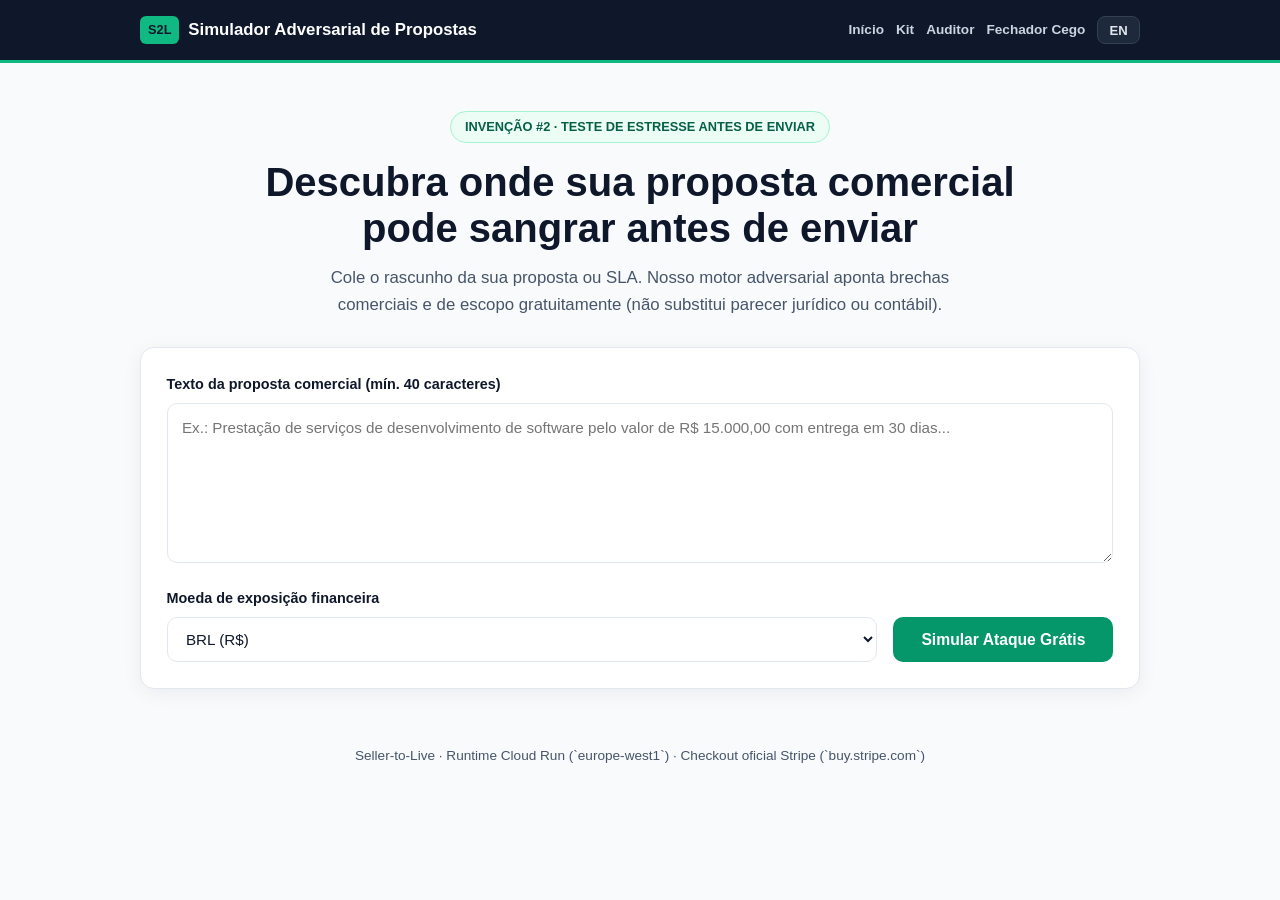
<file: simulador/index.html>
<!DOCTYPE html>
<html lang="pt-BR">
<head>
  <meta charset="UTF-8" />
  <meta name="viewport" content="width=device-width, initial-scale=1.0" />
  <title>Simulador Adversarial de Propostas Comerciais — Seller-to-Live</title>
  <meta name="description" content="Submeta sua proposta comercial a uma simulação adversarial gratuita para identificar brechas de escopo e risco comercial antes de enviar." />
  <style>
    :root {
      --bg: #f8fafc;
      --surface: #ffffff;
      --ink: #0f172a;
      --muted: #475569;
      --border: #e2e8f0;
      --accent: #059669;
      --accent-hover: #047857;
      --accent-soft: #ecfdf5;
      --warn: #d97706;
      --warn-soft: #fffbeb;
      --danger: #dc2626;
      --danger-soft: #fef2f2;
      --dark: #0f172a;
      --radius: 14px;
      --shadow: 0 4px 20px rgba(15, 23, 42, 0.06);
    }
    *, *::before, *::after { box-sizing: border-box; }
    body {
      margin: 0;
      font-family: -apple-system, BlinkMacSystemFont, "Segoe UI", Roboto, Inter, Helvetica, Arial, sans-serif;
      background: var(--bg);
      color: var(--ink);
      line-height: 1.6;
    }
    .container { width: 100%; max-width: 1040px; margin: 0 auto; padding: 0 1.25rem; }
    .topbar { background: var(--dark); color: #f8fafc; padding: 1rem 0; border-bottom: 3px solid #10b981; }
    .topbar-inner { display: flex; align-items: center; justify-content: space-between; gap: 1rem; flex-wrap: wrap; }
    .logo { font-weight: 800; font-size: 1.05rem; display: flex; align-items: center; gap: 0.55rem; color: #fff; text-decoration: none; }
    .logo-mark { background: #10b981; color: #0f172a; padding: 0.22rem 0.5rem; border-radius: 6px; font-size: 0.8rem; font-weight: 800; }
    .topbar-actions { display: flex; align-items: center; gap: 0.75rem; flex-wrap: wrap; }
    .nav-link { color: #cbd5e1; text-decoration: none; font-size: 0.85rem; font-weight: 600; }
    .nav-link:hover { color: #fff; }
    .lang-btn { background: #1e293b; color: #e2e8f0; border: 1px solid #334155; border-radius: 8px; padding: 0.35rem 0.7rem; font-size: 0.82rem; font-weight: 700; cursor: pointer; }
    .hero { padding: 3rem 0 1.75rem; text-align: center; }
    .eyebrow { display: inline-block; background: var(--accent-soft); color: #065f46; border: 1px solid #a7f3d0; font-size: 0.8rem; font-weight: 700; padding: 0.3rem 0.85rem; border-radius: 999px; margin-bottom: 1rem; }
    .hero h1 { margin: 0 auto 0.85rem; max-width: 780px; font-size: clamp(1.7rem, 4vw, 2.5rem); font-weight: 800; line-height: 1.15; }
    .hero p { margin: 0 auto; max-width: 680px; color: var(--muted); font-size: 1.05rem; }
    .card { background: var(--surface); border: 1px solid var(--border); border-radius: var(--radius); box-shadow: var(--shadow); padding: 1.6rem; margin-bottom: 1.5rem; }
    label { display: block; font-weight: 700; font-size: 0.9rem; margin-bottom: 0.45rem; }
    textarea, select, input {
      width: 100%; padding: 0.75rem 0.9rem; border: 1px solid var(--border); border-radius: 10px;
      font: inherit; font-size: 0.95rem; background: #fff; color: var(--ink);
    }
    textarea { min-height: 160px; resize: vertical; }
    .row { display: grid; grid-template-columns: 1fr 220px; gap: 1rem; margin-top: 1rem; align-items: end; }
    @media (max-width: 640px) { .row { grid-template-columns: 1fr; } }
    .btn {
      display: inline-flex; align-items: center; justify-content: center; gap: 0.5rem;
      background: var(--accent); color: #fff; border: 0; border-radius: 10px;
      padding: 0.85rem 1.35rem; font-weight: 700; font-size: 0.98rem; cursor: pointer; text-decoration: none;
    }
    .btn:hover { background: var(--accent-hover); }
    .btn:disabled { opacity: 0.6; cursor: not-allowed; }
    .btn-secondary { background: var(--dark); }
    .btn-secondary:hover { background: #1e293b; }
    .badge { display: inline-block; padding: 0.25rem 0.65rem; border-radius: 999px; font-size: 0.78rem; font-weight: 800; }
    .badge-CRITICO { background: var(--danger-soft); color: var(--danger); }
    .badge-ALTO { background: var(--warn-soft); color: var(--warn); }
    .badge-MODERADO { background: #eff6ff; color: #1d4ed8; }
    .badge-BAIXO { background: var(--accent-soft); color: var(--accent); }
    .grid-2 { display: grid; grid-template-columns: repeat(auto-fit, minmax(260px, 1fr)); gap: 1rem; margin-top: 1rem; }
    .cta-box { background: #0f172a; color: #f8fafc; border-radius: var(--radius); padding: 1.5rem; margin-top: 1.5rem; }
    .cta-box p { color: #cbd5e1; margin: 0.4rem 0 1rem; }
    .cta-actions { display: flex; gap: 0.75rem; flex-wrap: wrap; }
    .hidden { display: none; }
    .error-msg { color: var(--danger); font-weight: 600; margin-top: 0.75rem; }
    .fallback-box {
      margin-top: 1rem;
      padding: 1rem 1.15rem;
      border-radius: 10px;
      background: var(--warn-soft);
      border: 1px solid #fde68a;
      color: #92400e;
      font-size: 0.93rem;
    }
    .fallback-box p { margin: 0 0 0.7rem; }
    footer { text-align: center; padding: 2rem 0 3rem; color: var(--muted); font-size: 0.85rem; }
  </style>
</head>
<body>
  <header class="topbar">
    <div class="container topbar-inner">
      <a class="logo" href="../">
        <span class="logo-mark">S2L</span>
        <span data-i18n="brand">Simulador Adversarial de Propostas</span>
      </a>
      <div class="topbar-actions">
        <a class="nav-link" href="../" data-i18n="navHome">Início</a>
        <a class="nav-link" href="../kit/" data-i18n="navKit">Kit</a>
        <a class="nav-link" href="../auditor/" data-i18n="navAudit">Auditor</a>
        <a class="nav-link" href="../fechador/" data-i18n="navCloser">Fechador Cego</a>
        <button class="lang-btn" id="langBtn" type="button">EN</button>
      </div>
    </div>
  </header>

  <main class="container">
    <section class="hero">
      <span class="eyebrow" data-i18n="eyebrow">INVENÇÃO #2 · TESTE DE ESTRESSE ANTES DE ENVIAR</span>
      <h1 data-i18n="h1">Descubra onde sua proposta comercial pode sangrar antes de enviar</h1>
      <p data-i18n="sub">Cole o rascunho da sua proposta ou SLA. Nosso motor adversarial aponta brechas comerciais e de escopo gratuitamente (não substitui parecer jurídico ou contábil).</p>
    </section>

    <section class="card">
      <label for="propostaInput" data-i18n="lblTexto">Texto da proposta comercial (mín. 40 caracteres)</label>
      <textarea id="propostaInput" placeholder="Ex.: Prestação de serviços de desenvolvimento de software pelo valor de R$ 15.000,00 com entrega em 30 dias..."></textarea>
      <div class="row">
        <div>
          <label for="moedaSelect" data-i18n="lblMoeda">Moeda de exposição financeira</label>
          <select id="moedaSelect">
            <option value="BRL">BRL (R$)</option>
            <option value="USD">USD (US$)</option>
            <option value="EUR">EUR (€)</option>
          </select>
        </div>
        <button class="btn" id="simularBtn" type="button" data-i18n="btnSimular">Simular Ataque Grátis</button>
      </div>
      <div id="erroBox" class="error-msg hidden"></div>
      <div id="fallbackBox" class="fallback-box hidden"></div>
    </section>

    <section id="resultadoBox" class="card hidden">
      <div style="display:flex;justify-content:space-between;align-items:center;flex-wrap:wrap;gap:0.75rem;">
        <h2 style="margin:0;" data-i18n="resTitle">Diagnóstico Adversarial (Preview)</h2>
        <span id="nivelBadge" class="badge"></span>
      </div>
      <div class="grid-2">
        <div class="card" style="margin:0;box-shadow:none;">
          <div style="font-size:0.85rem;color:var(--muted);" data-i18n="lblScore">Score de Risco</div>
          <div id="scoreVal" style="font-size:2rem;font-weight:800;"></div>
        </div>
        <div class="card" style="margin:0;box-shadow:none;">
          <div style="font-size:0.85rem;color:var(--muted);" data-i18n="lblBrechas">Brechas Detectadas</div>
          <div id="brechasVal" style="font-size:2rem;font-weight:800;"></div>
        </div>
      </div>
      <div style="margin-top:1.25rem;">
        <h3 style="margin:0 0 0.4rem;" id="brechaTitulo"></h3>
        <p id="brechaEvidencia" style="color:var(--muted);margin:0;"></p>
      </div>

      <div class="cta-box">
        <strong data-i18n="ctaTitle">Quer corrigir a clareza da sua oferta e eliminar fricções na sua página comercial?</strong>
        <p data-i18n="ctaDesc">Contrate o Diagnóstico de Página Comercial (entrega em até 48h úteis, 3 achados observáveis + reescrita do bloco principal + 1 rodada de revisão em até 5 dias) ou leve o Seller-to-Live Kit.</p>
        <div class="cta-actions">
          <a class="btn" href="https://buy.stripe.com/aFadR14bAgevg3W7lD83C03" target="_blank" rel="noopener noreferrer" data-i18n="ctaBr">Diagnóstico de Página (48h) — R$ 147,00</a>
          <a class="btn btn-secondary" href="https://buy.stripe.com/00w9AL23s7HZ8Bu49r83C04" target="_blank" rel="noopener noreferrer" data-i18n="ctaKit">Seller-to-Live Kit — R$ 47,00</a>
          <a class="btn btn-secondary" href="https://buy.stripe.com/8x26ozgYmaUb5pi9tL83C02" target="_blank" rel="noopener noreferrer" data-i18n="ctaUsd">Code 14 (English) — US$ 9.90</a>
        </div>
      </div>
    </section>
  </main>

  <footer>
    <div class="container">Seller-to-Live · Runtime Cloud Run (`europe-west1`) · Checkout oficial Stripe (`buy.stripe.com`)</div>
  </footer>

  <script>
    const API_BASE = 'https://seller-to-live-runtime-git-339990226206.europe-west1.run.app';
    const STRIPE_DIAGNOSTICO = 'https://buy.stripe.com/aFadR14bAgevg3W7lD83C03';
    let lang = 'pt';
    const i18n = {
      pt: {
        brand: 'Simulador Adversarial de Propostas',
        navHome: 'Início', navKit: 'Kit', navAudit: 'Auditor', navCloser: 'Fechador Cego',
        eyebrow: 'INVENÇÃO #2 · TESTE DE ESTRESSE ANTES DE ENVIAR',
        h1: 'Descubra onde sua proposta comercial pode sangrar antes de enviar',
        sub: 'Cole o rascunho da sua proposta ou SLA. Nosso motor adversarial aponta brechas comerciais e de escopo gratuitamente (não substitui parecer jurídico ou contábil).',
        lblTexto: 'Texto da proposta comercial (mín. 40 caracteres)',
        lblMoeda: 'Moeda de exposição financeira',
        btnSimular: 'Simular Ataque Grátis',
        resTitle: 'Diagnóstico Adversarial (Preview)',
        lblScore: 'Score de Risco',
        lblBrechas: 'Brechas Detectadas',
        ctaTitle: 'Quer corrigir a clareza da sua oferta e eliminar fricções na sua página comercial?',
        ctaDesc: 'Contrate o Diagnóstico de Página Comercial (entrega em até 48h úteis, 3 achados observáveis + reescrita do bloco principal + 1 rodada de revisão em até 5 dias) ou leve o Seller-to-Live Kit.',
        ctaBr: 'Diagnóstico de Página (48h) — R$ 147,00',
        ctaKit: 'Seller-to-Live Kit — R$ 47,00',
        ctaUsd: 'Code 14 (English) — US$ 9.90',
        fallbackMsg: 'O motor automático do Simulador está temporariamente indisponível ou em atualização no Cloud Run. Você pode avançar agora contratando o Diagnóstico de Página Comercial (entrega em até 48h úteis):',
        fallbackCta: 'Contratar Diagnóstico em 48h — R$ 147,00'
      },
      en: {
        brand: 'Adversarial Proposal Simulator',
        navHome: 'Home', navKit: 'Kit', navAudit: 'Auditor', navCloser: 'Blind Closer',
        eyebrow: 'INVENTION #2 · PRE-SEND STRESS TEST',
        h1: 'Spot where your commercial proposal can bleed before sending it',
        sub: 'Paste your draft proposal or SLA. Our adversarial engine flags commercial and scope risks for free (not legal or accounting advice).',
        lblTexto: 'Commercial proposal text (min. 40 chars)',
        lblMoeda: 'Financial exposure currency',
        btnSimular: 'Run Free Adversarial Scan',
        resTitle: 'Adversarial Diagnosis (Preview)',
        lblScore: 'Risk Score',
        lblBrechas: 'Loopholes Found',
        ctaTitle: 'Want to sharpen your offer clarity and remove conversion friction on your sales page?',
        ctaDesc: 'Order the Commercial Page Diagnosis (48 business hours SLA, 3 observable findings + rewritten hero block + 1 revision round within 5 days) or grab the Seller-to-Live Kit.',
        ctaBr: '48h Page Diagnosis — R$ 147,00',
        ctaKit: 'Seller-to-Live Kit — R$ 47,00',
        ctaUsd: 'Code 14 (English) — US$ 9.90',
        fallbackMsg: 'The automated Simulator engine is temporarily unavailable or updating on Cloud Run. You can move forward right now with our assisted Commercial Page Diagnosis (48 business hours delivery):',
        fallbackCta: 'Order 48h Diagnosis — R$ 147,00'
      }
    };

    document.getElementById('langBtn').addEventListener('click', () => {
      lang = lang === 'pt' ? 'en' : 'pt';
      document.getElementById('langBtn').textContent = lang === 'pt' ? 'EN' : 'PT';
      document.querySelectorAll('[data-i18n]').forEach((el) => {
        const k = el.getAttribute('data-i18n');
        if (i18n[lang][k]) el.textContent = i18n[lang][k];
      });
    });

    function showFallback(box) {
      box.textContent = '';
      const p = document.createElement('p');
      p.textContent = i18n[lang].fallbackMsg;
      const a = document.createElement('a');
      a.href = STRIPE_DIAGNOSTICO;
      a.target = '_blank';
      a.rel = 'noopener noreferrer';
      a.className = 'btn';
      a.textContent = i18n[lang].fallbackCta;
      box.append(p, a);
      box.classList.remove('hidden');
    }

    document.getElementById('simularBtn').addEventListener('click', async () => {
      const btn = document.getElementById('simularBtn');
      const erroBox = document.getElementById('erroBox');
      const fallbackBox = document.getElementById('fallbackBox');
      const resBox = document.getElementById('resultadoBox');
      erroBox.classList.add('hidden');
      fallbackBox.classList.add('hidden');
      resBox.classList.add('hidden');
      btn.disabled = true;
      try {
        const resp = await fetch(`${API_BASE}/api/deal-sim-preview`, {
          method: 'POST',
          headers: { 'Content-Type': 'application/json' },
          body: JSON.stringify({
            texto_proposta: document.getElementById('propostaInput').value,
            moeda: document.getElementById('moedaSelect').value
          })
        });
        if (resp.status === 404 || resp.status >= 500) {
          showFallback(fallbackBox);
          return;
        }
        const data = await resp.json();
        if (!resp.ok) throw new Error(data.erro || 'Erro ao simular proposta');
        document.getElementById('scoreVal').textContent = `${data.score_risco}/100`;
        document.getElementById('brechasVal').textContent = String(data.brechas_detectadas_count ?? 0);
        const badge = document.getElementById('nivelBadge');
        badge.textContent = data.nivel_risco;
        badge.className = `badge badge-${data.nivel_risco}`;
        document.getElementById('brechaTitulo').textContent = data.cenario_critico_preview?.titulo || 'Análise concluída';
        document.getElementById('brechaEvidencia').textContent = data.cenario_critico_preview?.gatilho || data.cenario_critico_preview?.impacto_financeiro_estimado || '';
        resBox.classList.remove('hidden');
      } catch (err) {
        if (err instanceof TypeError || /JSON|Unexpected token/i.test(err.message)) {
          showFallback(fallbackBox);
        } else {
          erroBox.textContent = err.message;
          erroBox.classList.remove('hidden');
        }
      } finally {
        btn.disabled = false;
      }
    });
  </script>
</body>
</html>
</file>
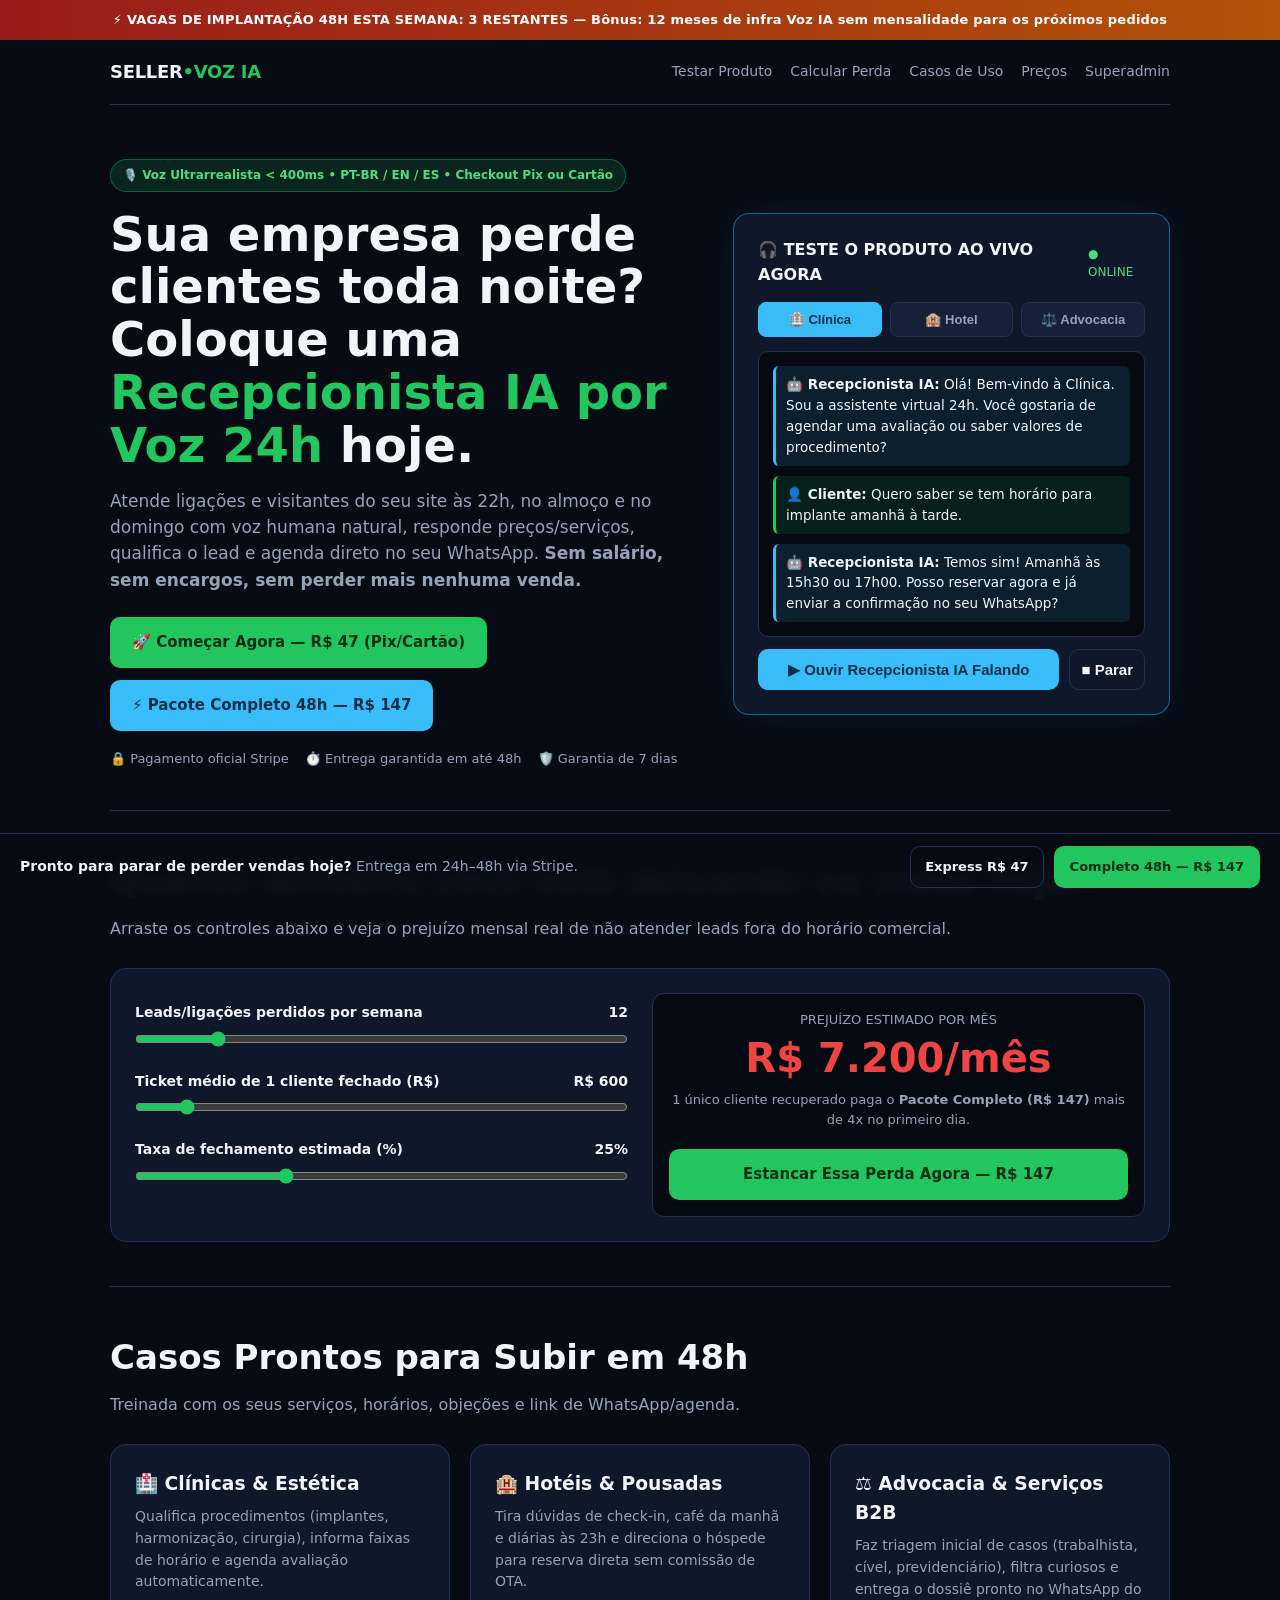
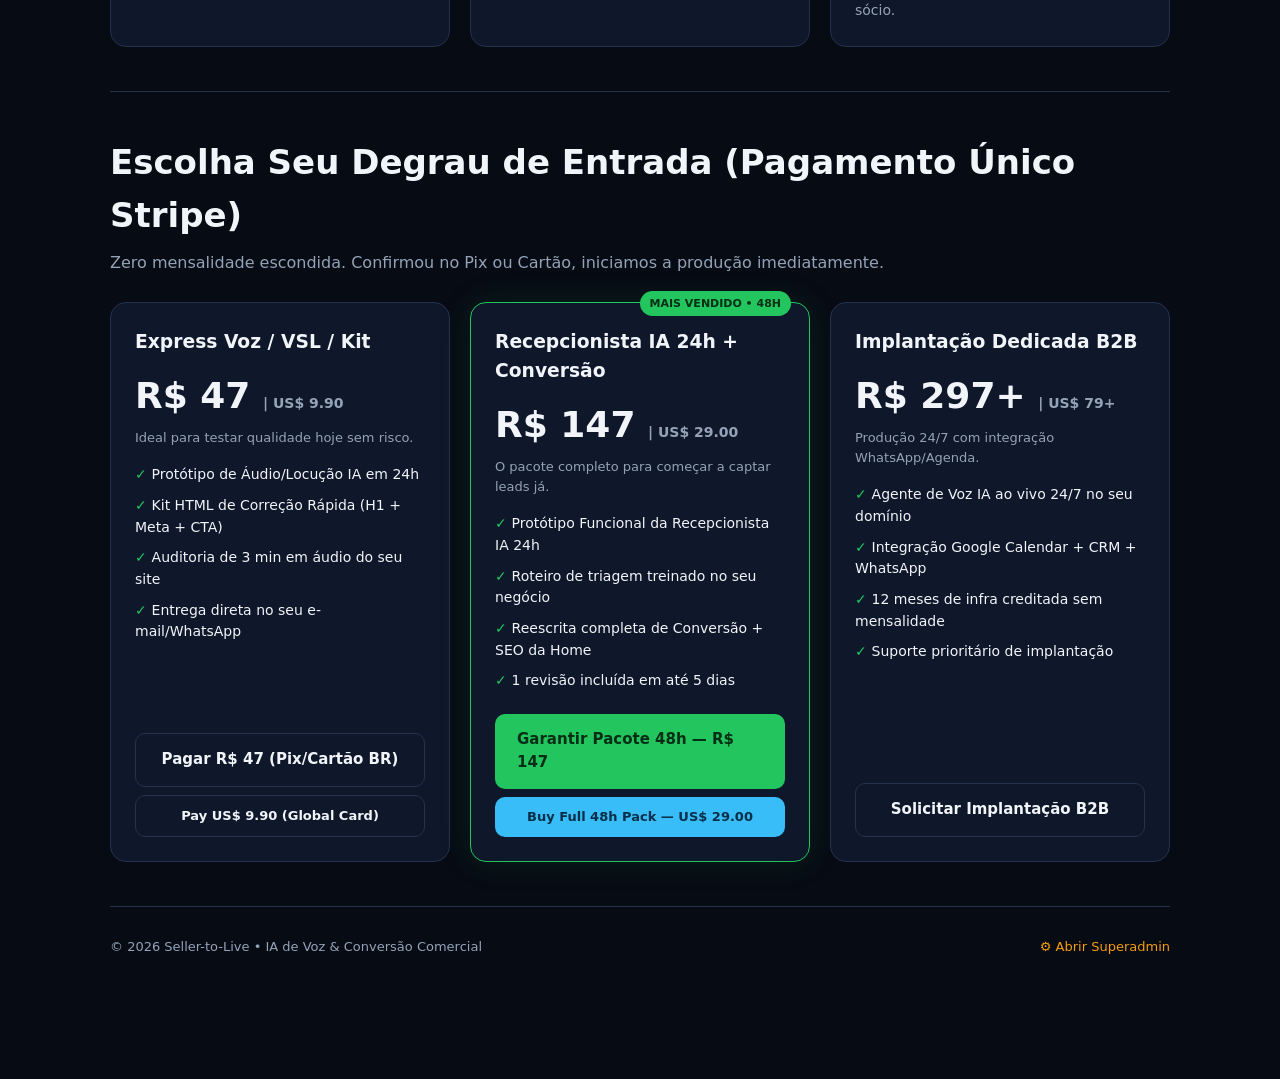
<file: voz-ia/index.html>
<!doctype html>
<html lang="pt-BR">
<head>
  <meta charset="utf-8" />
  <meta name="viewport" content="width=device-width, initial-scale=1.0" />
  <title>Recepcionista IA por Voz 24h | Pare de Perder Clientes Fora do Horário</title>
  <meta name="description" content="Atendente de Voz com IA ultrarrealista 24/7 para clínicas, hotéis e escritórios. Teste ao vivo agora e coloque no ar em até 48h a partir de R$ 47 no Pix ou Cartão." />
  <style>
    :root {
      --bg: #070b14;
      --surface: #0f172a;
      --surface-2: #162038;
      --border: #24324f;
      --text: #f1f5f9;
      --muted: #94a3b8;
      --accent: #22c55e;
      --accent-dark: #052e16;
      --cyan: #38bdf8;
      --warn: #f59e0b;
      --danger: #ef4444;
    }
    * { box-sizing: border-box; margin: 0; padding: 0; }
    body {
      font-family: system-ui, -apple-system, Segoe UI, Roboto, sans-serif;
      background: var(--bg);
      color: var(--text);
      line-height: 1.55;
      padding-bottom: 92px;
    }
    a { color: inherit; text-decoration: none; }
    .topbar {
      background: linear-gradient(90deg, #991b1b, #b45309);
      color: #fff;
      text-align: center;
      padding: 10px 16px;
      font-size: 13px;
      font-weight: 700;
      letter-spacing: 0.2px;
    }
    .container { max-width: 1100px; margin: 0 auto; padding: 0 20px; }
    header {
      display: flex; align-items: center; justify-content: space-between;
      padding: 18px 0; border-bottom: 1px solid var(--border);
    }
    .brand { font-weight: 900; font-size: 18px; letter-spacing: -0.3px; }
    .brand span { color: var(--accent); }
    nav { display: flex; gap: 18px; align-items: center; font-size: 14px; color: var(--muted); }
    nav a:hover { color: #fff; }
    .hero {
      padding: 54px 0 40px;
      display: grid; grid-template-columns: 1.15fr 0.85fr; gap: 32px; align-items: center;
    }
    @media (max-width: 860px) { .hero { grid-template-columns: 1fr; } nav { display: none; } }
    .pill {
      display: inline-block; background: rgba(34,197,94,0.14); color: #4ade80;
      border: 1px solid rgba(34,197,94,0.35); padding: 6px 12px; border-radius: 999px;
      font-size: 12px; font-weight: 700; margin-bottom: 16px;
    }
    h1 { font-size: clamp(30px, 4.4vw, 48px); line-height: 1.1; font-weight: 900; margin-bottom: 16px; }
    h1 em { font-style: normal; color: var(--accent); }
    .lead { color: var(--muted); font-size: 17px; margin-bottom: 24px; }
    .cta-row { display: flex; flex-wrap: wrap; gap: 12px; margin-bottom: 18px; }
    .btn {
      display: inline-flex; align-items: center; justify-content: center; gap: 8px;
      padding: 14px 22px; border-radius: 10px; font-weight: 800; font-size: 15px;
      cursor: pointer; border: none; transition: transform .12s ease, opacity .12s ease;
    }
    .btn:hover { transform: translateY(-1px); opacity: 0.95; }
    .btn-primary { background: var(--accent); color: var(--accent-dark); }
    .btn-cyan { background: var(--cyan); color: #082f49; }
    .btn-outline { background: transparent; border: 1px solid var(--border); color: var(--text); }
    .trust-strip { display: flex; flex-wrap: wrap; gap: 16px; font-size: 13px; color: var(--muted); }
    .card {
      background: var(--surface); border: 1px solid var(--border);
      border-radius: 16px; padding: 24px;
    }
    .demo-box { border-color: rgba(56,189,248,0.45); box-shadow: 0 0 40px rgba(56,189,248,0.08); }
    .demo-tabs { display: flex; gap: 8px; margin: 14px 0; }
    .tab-btn {
      flex: 1; padding: 9px 10px; border-radius: 8px; border: 1px solid var(--border);
      background: var(--surface-2); color: var(--muted); font-weight: 700; font-size: 13px; cursor: pointer;
    }
    .tab-btn.active { background: var(--cyan); color: #082f49; border-color: var(--cyan); }
    .transcript {
      background: #050912; border: 1px solid var(--border); border-radius: 10px;
      padding: 14px; min-height: 155px; font-size: 13.5px; margin: 12px 0;
      display: flex; flex-direction: column; gap: 10px;
    }
    .msg-ai { background: rgba(56,189,248,0.12); border-left: 3px solid var(--cyan); padding: 8px 10px; border-radius: 6px; }
    .msg-user { background: rgba(34,197,94,0.12); border-left: 3px solid var(--accent); padding: 8px 10px; border-radius: 6px; }
    .section { padding: 44px 0; border-top: 1px solid var(--border); }
    .section h2 { font-size: clamp(24px, 3vw, 34px); font-weight: 900; margin-bottom: 10px; }
    .section p.sub { color: var(--muted); margin-bottom: 26px; }
    .calc-grid { display: grid; grid-template-columns: 1fr 1fr; gap: 24px; align-items: center; }
    @media (max-width: 780px) { .calc-grid { grid-template-columns: 1fr; } }
    .range-row { margin-bottom: 16px; }
    .range-row label { display: flex; justify-content: space-between; font-size: 14px; font-weight: 700; margin-bottom: 6px; }
    input[type="range"] { width: 100%; accent-color: var(--accent); }
    .loss-number { font-size: 40px; font-weight: 900; color: var(--danger); line-height: 1.1; }
    .grid-3 { display: grid; grid-template-columns: repeat(3, 1fr); gap: 20px; }
    @media (max-width: 860px) { .grid-3 { grid-template-columns: 1fr; } }
    .price-card { position: relative; display: flex; flex-direction: column; justify-content: space-between; }
    .price-card.featured { border-color: var(--accent); box-shadow: 0 0 35px rgba(34,197,94,0.12); }
    .badge-top {
      position: absolute; top: -12px; right: 18px; background: var(--accent); color: var(--accent-dark);
      font-size: 11px; font-weight: 900; padding: 4px 10px; border-radius: 999px;
    }
    .price { font-size: 36px; font-weight: 900; margin: 12px 0 4px; }
    .price small { font-size: 14px; color: var(--muted); font-weight: 600; }
    ul.feat { list-style: none; margin: 16px 0 22px; display: flex; flex-direction: column; gap: 9px; font-size: 14px; }
    ul.feat li::before { content: "✓ "; color: var(--accent); font-weight: 900; }
    .sticky-bar {
      position: fixed; bottom: 0; left: 0; right: 0; z-index: 50;
      background: rgba(7,11,20,0.96); backdrop-filter: blur(8px);
      border-top: 1px solid var(--border); padding: 12px 20px;
      display: flex; align-items: center; justify-content: space-between; gap: 12px; flex-wrap: wrap;
    }
    .admin-panel {
      display: none; background: #0b1222; border: 2px solid var(--warn);
      border-radius: 16px; padding: 24px; margin-top: 24px;
    }
    .admin-panel.open { display: block; }
    .admin-grid { display: grid; grid-template-columns: 1fr 1fr; gap: 14px; margin-top: 14px; }
    @media (max-width: 720px) { .admin-grid { grid-template-columns: 1fr; } }
    .admin-input {
      width: 100%; background: #050912; border: 1px solid var(--border);
      color: #fff; padding: 10px; border-radius: 8px; font-size: 13px;
    }
    footer { padding: 30px 0; color: var(--muted); font-size: 13px; border-top: 1px solid var(--border); display: flex; justify-content: space-between; flex-wrap: wrap; gap: 12px; }
  </style>
</head>
<body>
  <div class="topbar" id="urgencyBar">
    ⚡ VAGAS DE IMPLANTAÇÃO 48H ESTA SEMANA: <span id="slotsCount">3</span> RESTANTES — Bônus: 12 meses de infra Voz IA sem mensalidade para os próximos pedidos
  </div>

  <div class="container">
    <header>
      <div class="brand">SELLER<span>•VOZ IA</span></div>
      <nav>
        <a href="#demo">Testar Produto</a>
        <a href="#calculadora">Calcular Perda</a>
        <a href="#casos">Casos de Uso</a>
        <a href="#planos">Preços</a>
        <a href="#superadmin" onclick="toggleAdmin(true)">Superadmin</a>
      </nav>
    </header>

    <section class="hero" id="demo">
      <div>
        <div class="pill">🎙️ Voz Ultrarrealista &lt; 400ms • PT-BR / EN / ES • Checkout Pix ou Cartão</div>
        <h1>Sua empresa perde clientes toda noite? Coloque uma <em>Recepcionista IA por Voz 24h</em> hoje.</h1>
        <p class="lead">
          Atende ligações e visitantes do seu site às 22h, no almoço e no domingo com voz humana natural, responde preços/serviços, qualifica o lead e agenda direto no seu WhatsApp. <b>Sem salário, sem encargos, sem perder mais nenhuma venda.</b>
        </p>
        <div class="cta-row">
          <a class="btn btn-primary" id="heroExpressLink" href="https://buy.stripe.com/00w9AL23s7HZ8Bu49r83C04" target="_blank">
            🚀 Começar Agora — R$ 47 (Pix/Cartão)
          </a>
          <a class="btn btn-cyan" id="heroFullLink" href="https://buy.stripe.com/aFadR14bAgevg3W7lD83C03" target="_blank">
            ⚡ Pacote Completo 48h — R$ 147
          </a>
        </div>
        <div class="trust-strip">
          <span>🔒 Pagamento oficial Stripe</span>
          <span>⏱️ Entrega garantida em até 48h</span>
          <span>🛡️ Garantia de 7 dias</span>
        </div>
      </div>

      <div class="card demo-box">
        <div style="display:flex;justify-content:space-between;align-items:center;">
          <strong>🎧 TESTE O PRODUTO AO VIVO AGORA</strong>
          <span style="font-size:12px;color:#4ade80;">● ONLINE</span>
        </div>
        <div class="demo-tabs">
          <button class="tab-btn active" onclick="selectDemo('clinica', this)">🏥 Clínica</button>
          <button class="tab-btn" onclick="selectDemo('hotel', this)">🏨 Hotel</button>
          <button class="tab-btn" onclick="selectDemo('advocacia', this)">⚖️ Advocacia</button>
        </div>
        <div class="transcript" id="demoTranscript"></div>
        <div style="display:flex;gap:10px;flex-wrap:wrap;">
          <button class="btn btn-cyan" style="flex:1;padding:11px;" onclick="playVoiceDemo()">▶ Ouvir Recepcionista IA Falando</button>
          <button class="btn btn-outline" style="padding:11px;" onclick="stopVoiceDemo()">■ Parar</button>
        </div>
      </div>
    </section>

    <section class="section" id="calculadora">
      <h2>Quanto dinheiro você está deixando na mesa hoje?</h2>
      <p class="sub">Arraste os controles abaixo e veja o prejuízo mensal real de não atender leads fora do horário comercial.</p>
      <div class="card calc-grid">
        <div>
          <div class="range-row">
            <label><span>Leads/ligações perdidos por semana</span><span id="valLeads">12</span></label>
            <input type="range" id="rngLeads" min="3" max="60" value="12" oninput="calcLoss()" />
          </div>
          <div class="range-row">
            <label><span>Ticket médio de 1 cliente fechado (R$)</span><span id="valTicket">R$ 600</span></label>
            <input type="range" id="rngTicket" min="150" max="5000" step="50" value="600" oninput="calcLoss()" />
          </div>
          <div class="range-row">
            <label><span>Taxa de fechamento estimada (%)</span><span id="valRate">25%</span></label>
            <input type="range" id="rngRate" min="10" max="60" value="25" oninput="calcLoss()" />
          </div>
        </div>
        <div style="text-align:center;padding:16px;background:#050912;border-radius:12px;border:1px solid var(--border);">
          <div style="font-size:13px;color:var(--muted);margin-bottom:6px;">PREJUÍZO ESTIMADO POR MÊS</div>
          <div class="loss-number" id="lossResult">R$ 7.200/mês</div>
          <p style="font-size:13px;color:var(--muted);margin:10px 0 18px;">
            1 único cliente recuperado paga o <b>Pacote Completo (R$ 147)</b> mais de 4x no primeiro dia.
          </p>
          <a class="btn btn-primary" style="width:100%;" href="https://buy.stripe.com/aFadR14bAgevg3W7lD83C03" target="_blank">
            Estancar Essa Perda Agora — R$ 147
          </a>
        </div>
      </div>
    </section>

    <section class="section" id="casos">
      <h2>Casos Prontos para Subir em 48h</h2>
      <p class="sub">Treinada com os seus serviços, horários, objeções e link de WhatsApp/agenda.</p>
      <div class="grid-3">
        <article class="card">
          <h3>🏥 Clínicas &amp; Estética</h3>
          <p style="color:var(--muted);font-size:14px;margin-top:8px;">Qualifica procedimentos (implantes, harmonização, cirurgia), informa faixas de horário e agenda avaliação automaticamente.</p>
        </article>
        <article class="card">
          <h3>🏨 Hotéis &amp; Pousadas</h3>
          <p style="color:var(--muted);font-size:14px;margin-top:8px;">Tira dúvidas de check-in, café da manhã e diárias às 23h e direciona o hóspede para reserva direta sem comissão de OTA.</p>
        </article>
        <article class="card">
          <h3>⚖️ Advocacia &amp; Serviços B2B</h3>
          <p style="color:var(--muted);font-size:14px;margin-top:8px;">Faz triagem inicial de casos (trabalhista, cível, previdenciário), filtra curiosos e entrega o dossiê pronto no WhatsApp do sócio.</p>
        </article>
      </div>
    </section>

    <section class="section" id="planos">
      <h2>Escolha Seu Degrau de Entrada (Pagamento Único Stripe)</h2>
      <p class="sub">Zero mensalidade escondida. Confirmou no Pix ou Cartão, iniciamos a produção imediatamente.</p>
      <div class="grid-3">
        <article class="card price-card">
          <div>
            <h3>Express Voz / VSL / Kit</h3>
            <div class="price">R$ 47 <small>| US$ 9.90</small></div>
            <p style="font-size:13px;color:var(--muted);">Ideal para testar qualidade hoje sem risco.</p>
            <ul class="feat">
              <li>Protótipo de Áudio/Locução IA em 24h</li>
              <li>Kit HTML de Correção Rápida (H1 + Meta + CTA)</li>
              <li>Auditoria de 3 min em áudio do seu site</li>
              <li>Entrega direta no seu e-mail/WhatsApp</li>
            </ul>
          </div>
          <div style="display:flex;flex-direction:column;gap:8px;">
            <a class="btn btn-outline" href="https://buy.stripe.com/00w9AL23s7HZ8Bu49r83C04" target="_blank">Pagar R$ 47 (Pix/Cartão BR)</a>
            <a class="btn btn-outline" style="font-size:13px;padding:10px;" href="https://buy.stripe.com/8x26ozgYmaUb5pi9tL83C02" target="_blank">Pay US$ 9.90 (Global Card)</a>
          </div>
        </article>

        <article class="card price-card featured">
          <div class="badge-top">MAIS VENDIDO • 48H</div>
          <div>
            <h3>Recepcionista IA 24h + Conversão</h3>
            <div class="price">R$ 147 <small>| US$ 29.00</small></div>
            <p style="font-size:13px;color:var(--muted);">O pacote completo para começar a captar leads já.</p>
            <ul class="feat">
              <li>Protótipo Funcional da Recepcionista IA 24h</li>
              <li>Roteiro de triagem treinado no seu negócio</li>
              <li>Reescrita completa de Conversão + SEO da Home</li>
              <li>1 revisão incluída em até 5 dias</li>
            </ul>
          </div>
          <div style="display:flex;flex-direction:column;gap:8px;">
            <a class="btn btn-primary" href="https://buy.stripe.com/aFadR14bAgevg3W7lD83C03" target="_blank">Garantir Pacote 48h — R$ 147</a>
            <a class="btn btn-cyan" style="font-size:13px;padding:10px;" href="https://buy.stripe.com/cNi8wHgYmfar8BudK183C05" target="_blank">Buy Full 48h Pack — US$ 29.00</a>
          </div>
        </article>

        <article class="card price-card">
          <div>
            <h3>Implantação Dedicada B2B</h3>
            <div class="price">R$ 297+ <small>| US$ 79+</small></div>
            <p style="font-size:13px;color:var(--muted);">Produção 24/7 com integração WhatsApp/Agenda.</p>
            <ul class="feat">
              <li>Agente de Voz IA ao vivo 24/7 no seu domínio</li>
              <li>Integração Google Calendar + CRM + WhatsApp</li>
              <li>12 meses de infra creditada sem mensalidade</li>
              <li>Suporte prioritário de implantação</li>
            </ul>
          </div>
          <a class="btn btn-outline" href="mailto:cellwakko@gmail.com?subject=Quero%20Implantacao%20Dedicada%20Voz%20IA%2024h">Solicitar Implantação B2B</a>
        </article>
      </div>
    </section>

    <section class="admin-panel" id="superadmin">
      <div style="display:flex;justify-content:space-between;align-items:center;flex-wrap:wrap;gap:10px;">
        <h3 style="color:var(--warn);">🔐 PAINEL SUPERADMIN — SELLER 00 (AUTORIZADO PARA VENDAS)</h3>
        <button class="btn btn-outline" style="padding:6px 12px;font-size:12px;" onclick="toggleAdmin(false)">Fechar</button>
      </div>
      <p style="font-size:13px;color:var(--muted);margin-top:6px;">
        Controle comercial local (sem segredos expostos). Ajuste vagas de escassez, copie links oficiais Stripe ou abra os ativos de disparo.
      </p>
      <div class="admin-grid">
        <div>
          <label style="font-size:12px;color:var(--muted);">Vagas restantes na barra de urgência:</label>
          <input class="admin-input" id="admSlots" type="number" value="3" min="1" max="20" onchange="saveAdmin()" />
        </div>
        <div>
          <label style="font-size:12px;color:var(--muted);">Status de Operação:</label>
          <input class="admin-input" value="AUTORIZADO • STRIPE MEGATIPS ATIVO (BRL + USD)" readonly />
        </div>
      </div>
      <div style="display:flex;flex-wrap:wrap;gap:10px;margin-top:16px;">
        <button class="btn btn-primary" style="padding:10px 14px;font-size:13px;" onclick="copyText('https://buy.stripe.com/00w9AL23s7HZ8Bu49r83C04')">Copiar Link R$ 47</button>
        <button class="btn btn-cyan" style="padding:10px 14px;font-size:13px;" onclick="copyText('https://buy.stripe.com/aFadR14bAgevg3W7lD83C03')">Copiar Link R$ 147</button>
        <button class="btn btn-outline" style="padding:10px 14px;font-size:13px;" onclick="copyText('https://buy.stripe.com/8x26ozgYmaUb5pi9tL83C02')">Copiar Link US$ 9.90</button>
        <button class="btn btn-outline" style="padding:10px 14px;font-size:13px;" onclick="copyText('https://buy.stripe.com/cNi8wHgYmfar8BudK183C05')">Copiar Link US$ 29</button>
        <a class="btn btn-outline" style="padding:10px 14px;font-size:13px;" href="https://suporte149.github.io/seller-to-live/lead-packs/" target="_blank">Abrir Vitrine Lead Packs</a>
      </div>
      <div id="admToast" style="margin-top:10px;font-size:12px;color:#4ade80;"></div>
    </section>

    <footer>
      <span>© 2026 Seller-to-Live • IA de Voz &amp; Conversão Comercial</span>
      <span><a href="#superadmin" onclick="toggleAdmin(true)" style="color:var(--warn);">⚙️ Abrir Superadmin</a></span>
    </footer>
  </div>

  <div class="sticky-bar">
    <div style="font-size:14px;"><b>Pronto para parar de perder vendas hoje?</b> <span style="color:var(--muted);">Entrega em 24h–48h via Stripe.</span></div>
    <div style="display:flex;gap:10px;">
      <a class="btn btn-outline" style="padding:10px 14px;font-size:13px;" href="https://buy.stripe.com/00w9AL23s7HZ8Bu49r83C04" target="_blank">Express R$ 47</a>
      <a class="btn btn-primary" style="padding:10px 16px;font-size:13px;" href="https://buy.stripe.com/aFadR14bAgevg3W7lD83C03" target="_blank">Completo 48h — R$ 147</a>
    </div>
  </div>

  <script>
    const DEMOS = {
      clinica: {
        lines: [
          { role: 'ai', text: 'Olá! Bem-vindo à Clínica. Sou a assistente virtual 24h. Você gostaria de agendar uma avaliação ou saber valores de procedimento?' },
          { role: 'user', text: 'Quero saber se tem horário para implante amanhã à tarde.' },
          { role: 'ai', text: 'Temos sim! Amanhã às 15h30 ou 17h00. Posso reservar agora e já enviar a confirmação no seu WhatsApp?' }
        ]
      },
      hotel: {
        lines: [
          { role: 'ai', text: 'Boa noite! Concierge IA 24h do Hotel. Posso verificar disponibilidade com tarifa direta garantida para este fim de semana?' },
          { role: 'user', text: 'Qual o valor da diária para casal com café da manhã?' },
          { role: 'ai', text: 'Reservando direto aqui você economiza 15% frente às plataformas. Já enviei o link de reserva direta no seu WhatsApp!' }
        ]
      },
      advocacia: {
        lines: [
          { role: 'ai', text: 'Olá! Triagem Jurídica 24h do Escritório. Seu atendimento é sobre área trabalhista, cível ou previdenciária?' },
          { role: 'user', text: 'Trabalhista, fui demitido sem receber as verbas.' },
          { role: 'ai', text: 'Entendi perfeitamente. Já registrei os dados do seu caso e agendei o retorno prioritário do advogado especialista para amanhã às 9h.' }
        ]
      }
    };
    let currentDemo = 'clinica';

    function renderDemo() {
      const box = document.getElementById('demoTranscript');
      box.innerHTML = DEMOS[currentDemo].lines.map(l =>
        `<div class="${l.role === 'ai' ? 'msg-ai' : 'msg-user'}"><b>${l.role === 'ai' ? '🤖 Recepcionista IA:' : '👤 Cliente:'}</b> ${l.text}</div>`
      ).join('');
    }
    function selectDemo(key, btn) {
      currentDemo = key;
      document.querySelectorAll('.tab-btn').forEach(b => b.classList.remove('active'));
      if (btn) btn.classList.add('active');
      stopVoiceDemo();
      renderDemo();
    }
    function playVoiceDemo() {
      if (!('speechSynthesis' in window)) return alert('Seu navegador não suporta síntese de voz.');
      stopVoiceDemo();
      const text = DEMOS[currentDemo].lines.filter(l => l.role === 'ai').map(l => l.text).join(' ');
      const u = new SpeechSynthesisUtterance(text);
      u.lang = 'pt-BR';
      u.rate = 1.04;
      window.speechSynthesis.speak(u);
    }
    function stopVoiceDemo() {
      if ('speechSynthesis' in window) window.speechSynthesis.cancel();
    }
    function calcLoss() {
      const leads = +document.getElementById('rngLeads').value;
      const ticket = +document.getElementById('rngTicket').value;
      const rate = +document.getElementById('rngRate').value;
      document.getElementById('valLeads').textContent = leads;
      document.getElementById('valTicket').textContent = 'R$ ' + ticket.toLocaleString('pt-BR');
      document.getElementById('valRate').textContent = rate + '%';
      const monthly = Math.round(leads * 4 * (rate / 100) * ticket);
      document.getElementById('lossResult').textContent = 'R$ ' + monthly.toLocaleString('pt-BR') + '/mês';
    }
    function toggleAdmin(open) {
      const p = document.getElementById('superadmin');
      if (open) { p.classList.add('open'); p.scrollIntoView({ behavior: 'smooth' }); }
      else p.classList.remove('open');
    }
    function saveAdmin() {
      const s = document.getElementById('admSlots').value;
      document.getElementById('slotsCount').textContent = s;
      localStorage.setItem('seller_slots', s);
      document.getElementById('admToast').textContent = '✓ Vagas atualizadas para ' + s + '!';
    }
    function copyText(txt) {
      navigator.clipboard.writeText(txt).then(() => {
        document.getElementById('admToast').textContent = '✓ Copiado: ' + txt;
      });
    }
    window.addEventListener('DOMContentLoaded', () => {
      renderDemo();
      calcLoss();
      const saved = localStorage.getItem('seller_slots');
      if (saved) { document.getElementById('slotsCount').textContent = saved; document.getElementById('admSlots').value = saved; }
      if (location.hash === '#superadmin') toggleAdmin(true);
    });
  </script>
</body>
</html>
</file>
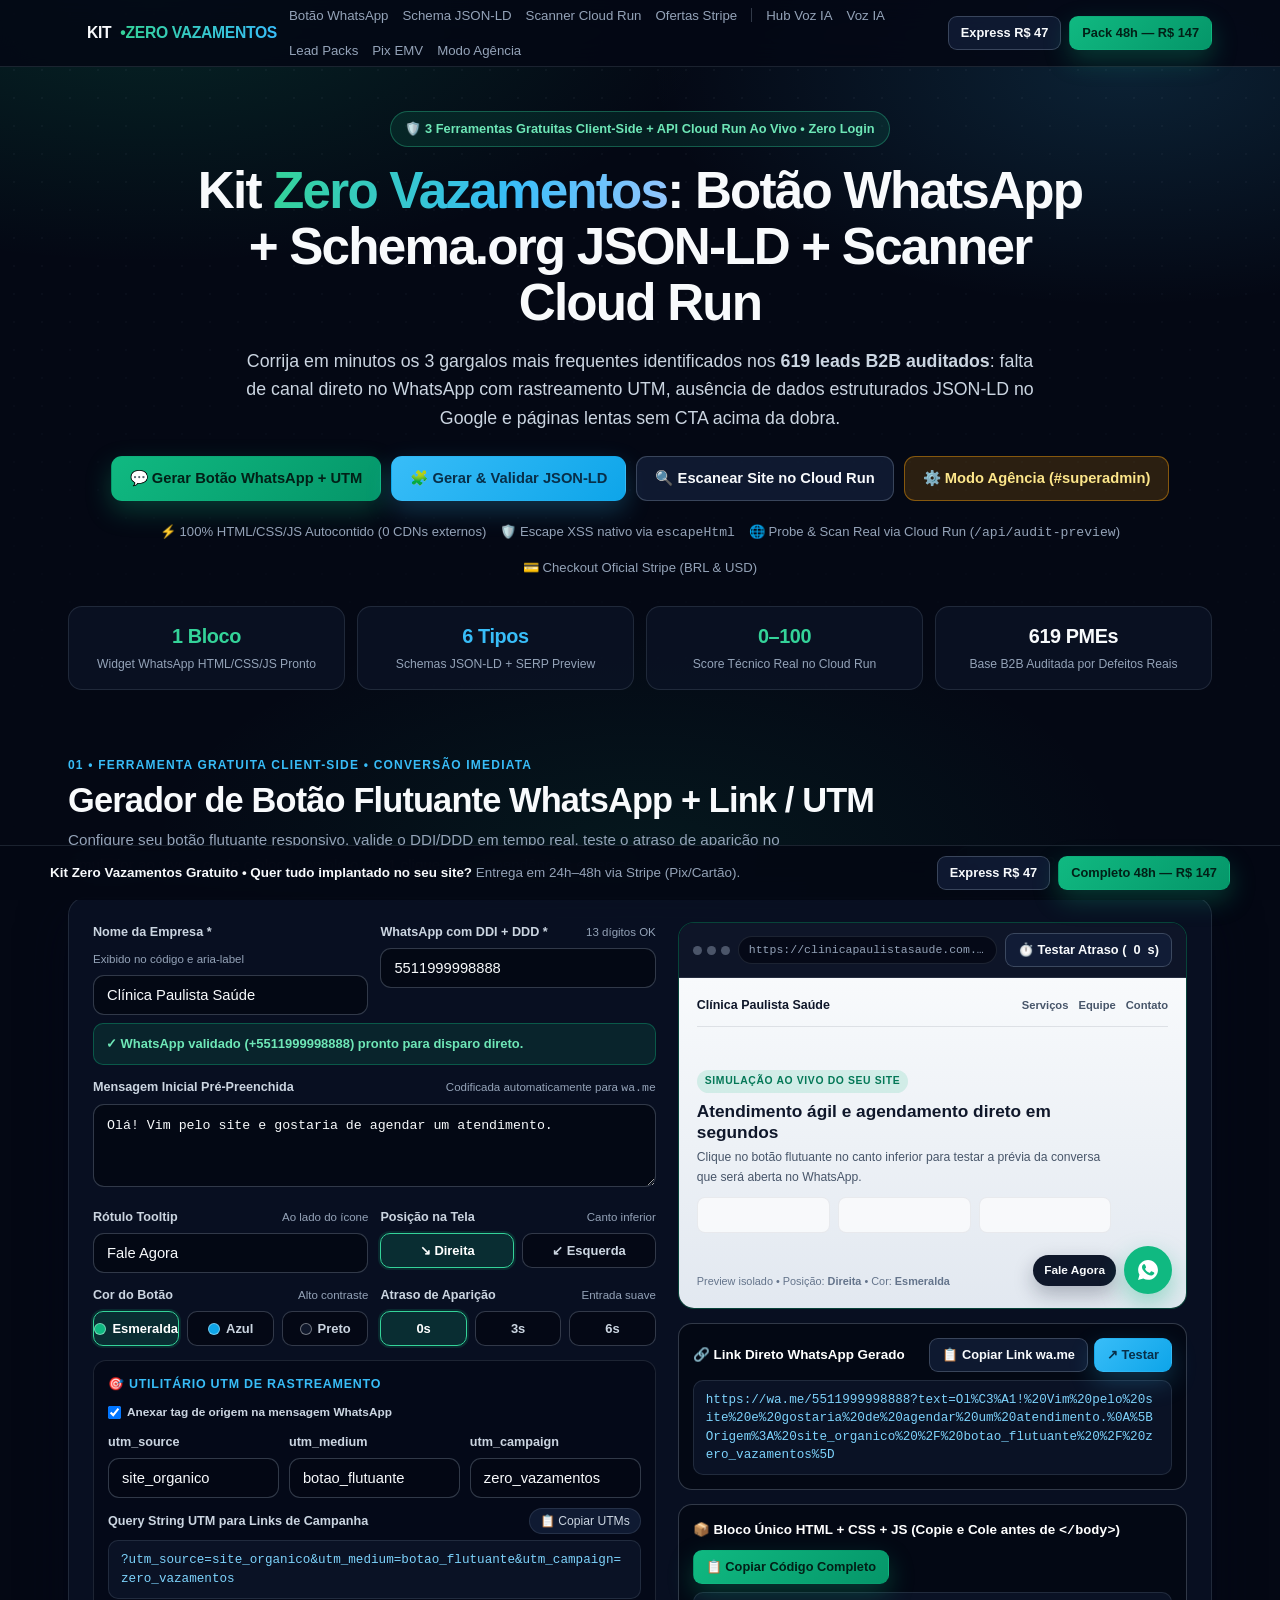
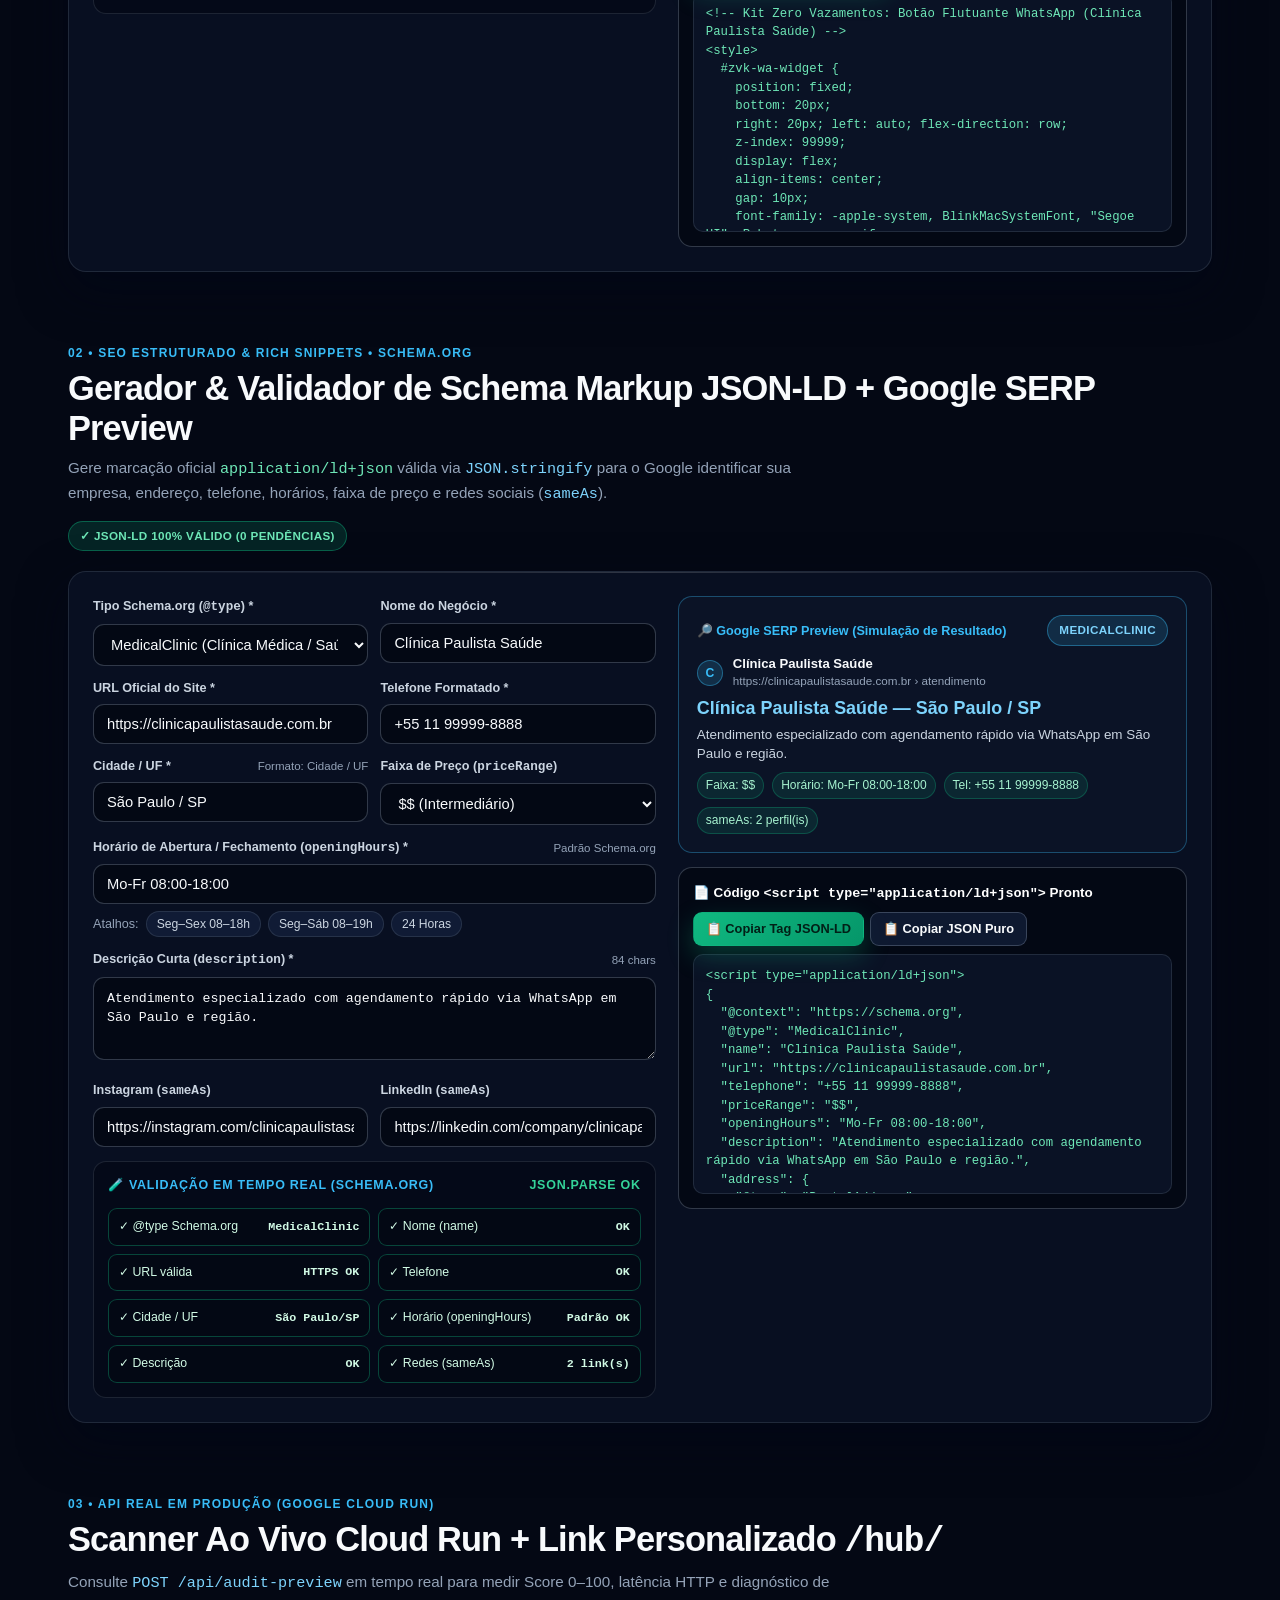
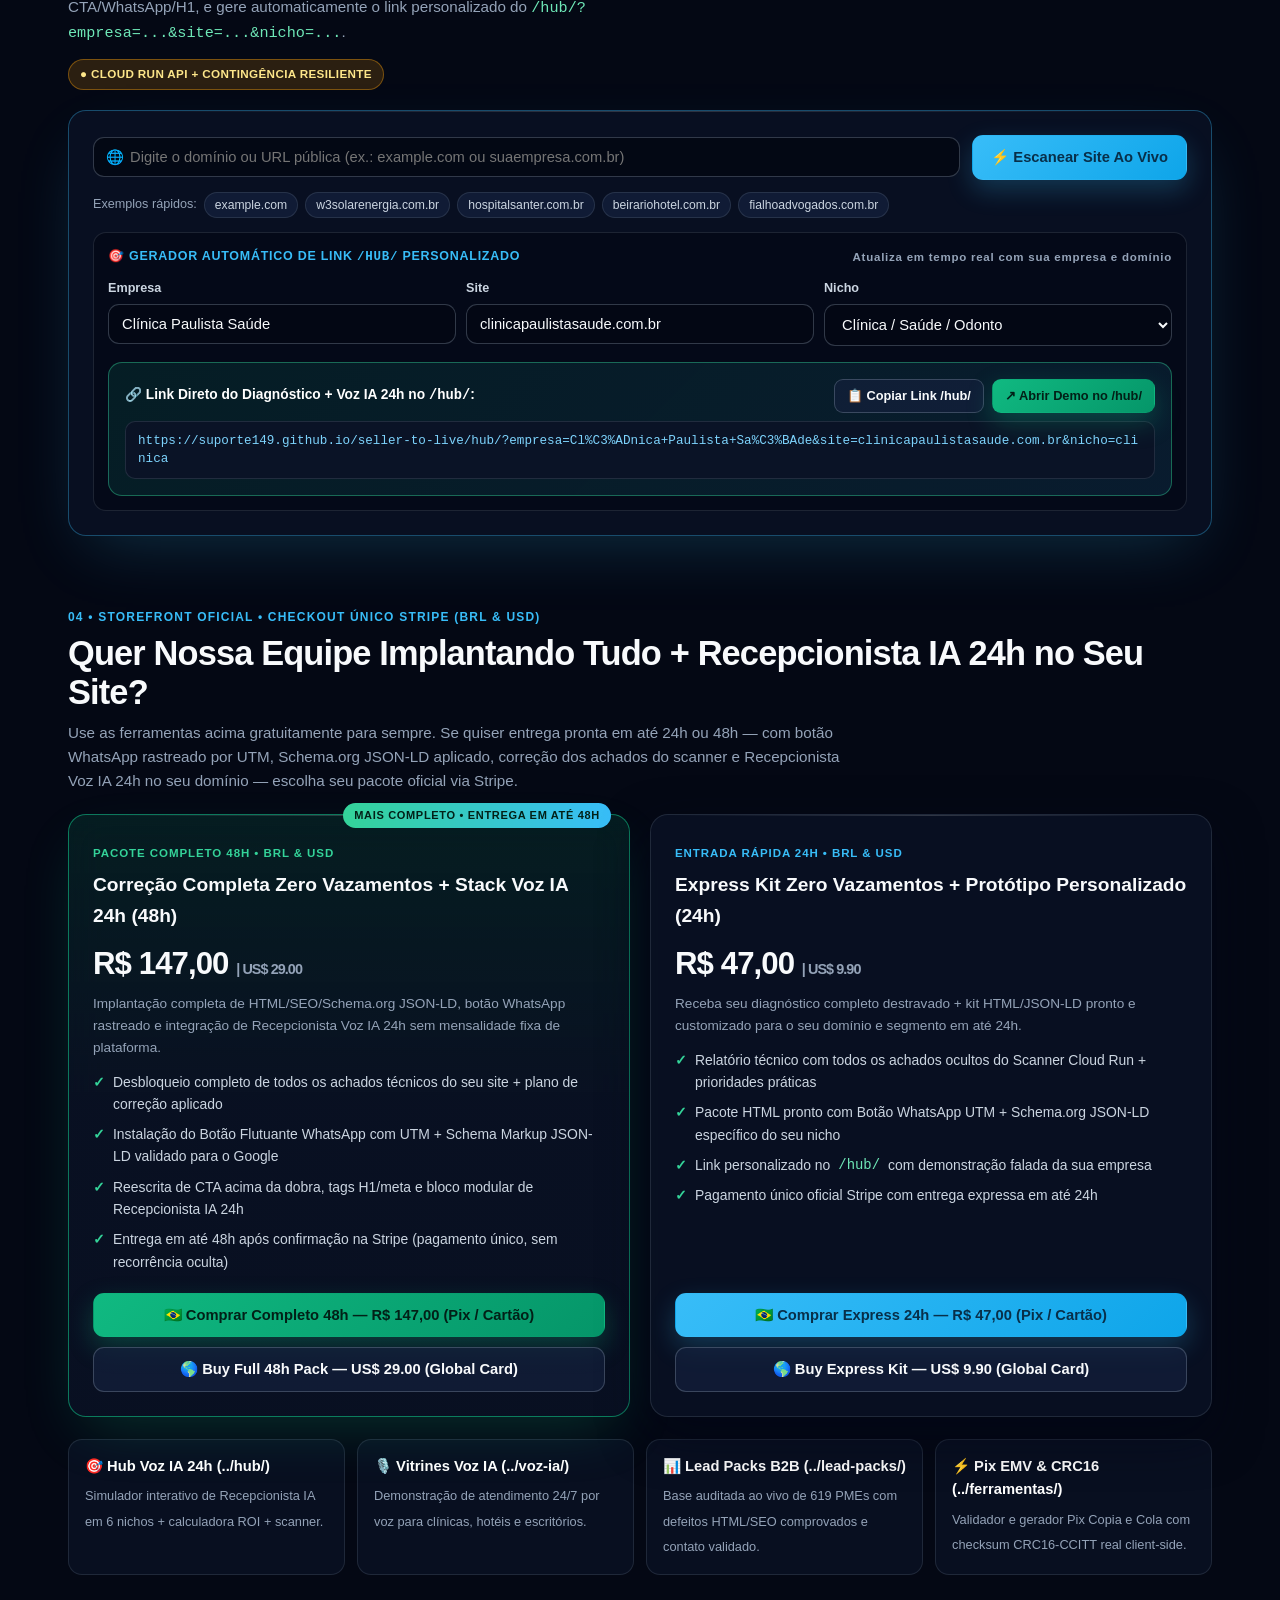
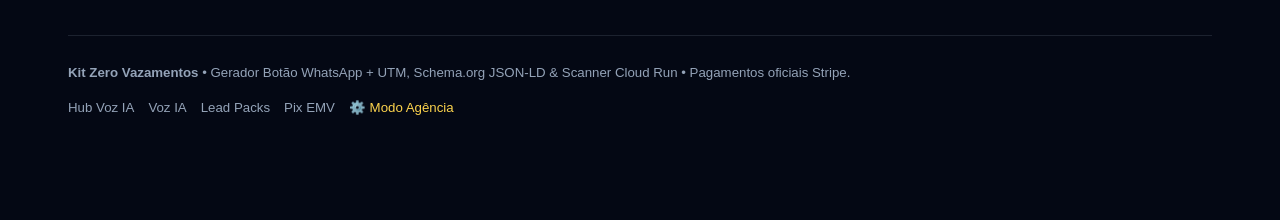
<file: whatsapp-kit/index.html>
<!DOCTYPE html>
<html lang="pt-BR">
<head>
  <meta charset="UTF-8" />
  <meta name="viewport" content="width=device-width, initial-scale=1.0" />
  <title>Kit Zero Vazamentos: Botão WhatsApp + Schema.org JSON-LD + Scanner Cloud Run</title>
  <link rel="icon" href="data:image/svg+xml,%3Csvg xmlns='http://www.w3.org/2000/svg' viewBox='0 0 64 64'%3E%3Crect width='64' height='64' rx='14' fill='%23040814'/%3E%3Crect x='2' y='2' width='60' height='60' rx='12' fill='none' stroke='%2310b981' stroke-width='3'/%3E%3Cpath d='M32 14c-9.9 0-18 7.8-18 17.4 0 3.7 1.2 7.1 3.2 9.9L15 50l9.1-2.4c2.4 1.3 5.1 2 7.9 2 9.9 0 18-7.8 18-17.4S41.9 14 32 14z' fill='%2310b981'/%3E%3Cpath d='M26.5 24.5c-.4-.9-.8-.9-1.2-.9h-1c-.4 0-1 .1-1.5.7-.5.6-2 1.9-2 4.7s2 5.4 2.3 5.8c.3.4 3.9 6.1 9.6 8.3 4.7 1.8 5.7 1.5 6.7 1.4 1-.1 3.3-1.3 3.8-2.6.5-1.3.5-2.4.3-2.6-.1-.2-.5-.4-1.1-.7-.6-.3-3.3-1.6-3.8-1.8-.5-.2-.9-.3-1.3.3-.4.6-1.5 1.8-1.8 2.2-.3.4-.7.4-1.2.1-.6-.3-2.4-.9-4.5-2.8-1.7-1.5-2.8-3.3-3.1-3.9-.3-.6 0-.9.3-1.2.3-.3.6-.7.8-1 .3-.3.4-.6.6-1 .2-.4.1-.7-.1-1-.1-.2-1.1-2.9-1.6-3.9z' fill='%23040814'/%3E%3C/svg%3E" />
  <meta name="description" content="Kit Zero Vazamentos 100% gratuito e client-side: gere botão flutuante de WhatsApp com UTM, Schema.org JSON-LD validado com Google SERP Preview e rode diagnóstico ao vivo via Cloud Run." />
  <style>
    :root {
      --bg: #040814;
      --bg-elevated: #0b1326;
      --glass: rgba(11, 19, 38, 0.78);
      --glass-strong: rgba(11, 19, 38, 0.94);
      --surface-2: rgba(20, 32, 60, 0.64);
      --border: rgba(148, 163, 184, 0.17);
      --border-strong: rgba(148, 163, 184, 0.32);
      --text: #f8fafc;
      --text-soft: #cbd5e1;
      --muted: #94a3b8;
      --emerald: #10b981;
      --emerald-bright: #34d399;
      --emerald-dark: #022c22;
      --cyan: #38bdf8;
      --cyan-dark: #082f49;
      --amber: #f59e0b;
      --danger: #f43f5e;
      --radius: 18px;
      --radius-sm: 11px;
      --shadow-glow: 0 22px 60px -16px rgba(16, 185, 129, 0.24);
      --shadow-card: 0 18px 48px rgba(2, 6, 23, 0.6);
      --mono: ui-monospace, SFMono-Regular, Menlo, Monaco, Consolas, "Liberation Mono", monospace;
    }

    *, *::before, *::after {
      box-sizing: border-box;
      margin: 0;
      padding: 0;
    }

    html {
      scroll-behavior: smooth;
      max-width: 100%;
      overflow-x: hidden;
    }

    body {
      font-family: -apple-system, BlinkMacSystemFont, "Segoe UI", Roboto, Inter, "Helvetica Neue", Arial, sans-serif;
      background-color: var(--bg);
      color: var(--text);
      line-height: 1.6;
      -webkit-font-smoothing: antialiased;
      max-width: 100%;
      overflow-x: hidden;
      padding-bottom: 94px;
      position: relative;
    }

    body::before {
      content: "";
      position: fixed;
      inset: 0;
      z-index: -2;
      background:
        radial-gradient(ellipse 68% 45% at 12% 0%, rgba(16, 185, 129, 0.16), transparent 65%),
        radial-gradient(ellipse 60% 42% at 88% 8%, rgba(56, 189, 248, 0.14), transparent 62%),
        radial-gradient(ellipse 55% 40% at 50% 96%, rgba(16, 185, 129, 0.09), transparent 70%),
        var(--bg);
    }

    body::after {
      content: "";
      position: fixed;
      inset: 0;
      z-index: -1;
      background-image: radial-gradient(rgba(148, 163, 184, 0.1) 1px, transparent 1px);
      background-size: 28px 28px;
      mask-image: linear-gradient(180deg, rgba(0, 0, 0, 0.65) 0%, rgba(0, 0, 0, 0.1) 75%, transparent 100%);
      pointer-events: none;
    }

    a {
      color: inherit;
      text-decoration: none;
    }

    button, input, select, textarea {
      font-family: inherit;
    }

    .container {
      width: 100%;
      max-width: 1180px;
      margin: 0 auto;
      padding: 0 18px;
    }

    /* Header & Cross-Navigation */
    .site-header {
      position: sticky;
      top: 0;
      z-index: 60;
      background: rgba(4, 8, 20, 0.86);
      backdrop-filter: blur(16px);
      -webkit-backdrop-filter: blur(16px);
      border-bottom: 1px solid var(--border);
    }

    .nav-bar {
      display: flex;
      align-items: center;
      justify-content: space-between;
      gap: 12px;
      min-height: 66px;
    }

    .brand {
      display: inline-flex;
      align-items: center;
      gap: 9px;
      font-weight: 850;
      font-size: 0.98rem;
      letter-spacing: -0.02em;
      white-space: nowrap;
      flex-shrink: 0;
    }

    .brand-pulse {
      width: 10px;
      height: 10px;
      border-radius: 50%;
      background: var(--emerald-bright);
      box-shadow: 0 0 0 0 rgba(52, 211, 153, 0.65);
      animation: pulseDot 2.1s infinite;
      flex-shrink: 0;
    }

    @keyframes pulseDot {
      0% { box-shadow: 0 0 0 0 rgba(52, 211, 153, 0.65); }
      70% { box-shadow: 0 0 0 10px rgba(52, 211, 153, 0); }
      100% { box-shadow: 0 0 0 0 rgba(52, 211, 153, 0); }
    }

    .brand span {
      background: linear-gradient(90deg, var(--emerald-bright), var(--cyan));
      -webkit-background-clip: text;
      -webkit-text-fill-color: transparent;
    }

    .nav-links {
      display: flex;
      align-items: center;
      gap: 14px;
      font-size: 0.83rem;
      color: var(--muted);
      flex-wrap: wrap;
    }

    .nav-links a {
      transition: color 0.15s ease;
      white-space: nowrap;
    }

    .nav-links a:hover {
      color: var(--text);
    }

    .nav-links .nav-sep {
      width: 1px;
      height: 14px;
      background: var(--border-strong);
    }

    .nav-actions {
      display: flex;
      align-items: center;
      gap: 8px;
      flex-shrink: 0;
    }

    .mobile-eco-bar {
      display: none;
      border-top: 1px solid var(--border);
      padding: 8px 0;
      gap: 8px;
      overflow-x: auto;
      font-size: 0.78rem;
      color: var(--text-soft);
      scrollbar-width: none;
    }

    .mobile-eco-bar::-webkit-scrollbar {
      display: none;
    }

    .mobile-eco-bar a {
      white-space: nowrap;
      padding: 4px 10px;
      border-radius: 999px;
      background: rgba(15, 23, 42, 0.78);
      border: 1px solid var(--border);
      flex-shrink: 0;
    }

    /* Buttons */
    .btn {
      display: inline-flex;
      align-items: center;
      justify-content: center;
      gap: 7px;
      padding: 12px 18px;
      border-radius: var(--radius-sm);
      font-weight: 750;
      font-size: 0.92rem;
      border: 1px solid transparent;
      cursor: pointer;
      transition: transform 0.15s ease, box-shadow 0.15s ease, background 0.15s ease, border-color 0.15s ease;
      text-align: center;
      line-height: 1.25;
      max-width: 100%;
    }

    .btn:hover:not(:disabled) {
      transform: translateY(-1px);
    }

    .btn:active:not(:disabled) {
      transform: translateY(0);
    }

    .btn:disabled {
      opacity: 0.65;
      cursor: wait;
    }

    .btn-primary {
      background: linear-gradient(135deg, var(--emerald), #059669);
      color: #022017;
      box-shadow: 0 10px 26px rgba(16, 185, 129, 0.28);
    }

    .btn-primary:hover:not(:disabled) {
      background: linear-gradient(135deg, var(--emerald-bright), var(--emerald));
      box-shadow: 0 14px 32px rgba(16, 185, 129, 0.4);
    }

    .btn-cyan {
      background: linear-gradient(135deg, var(--cyan), #0ea5e9);
      color: var(--cyan-dark);
      box-shadow: 0 10px 26px rgba(56, 189, 248, 0.24);
    }

    .btn-cyan:hover:not(:disabled) {
      background: linear-gradient(135deg, #7dd3fc, var(--cyan));
    }

    .btn-glass {
      background: rgba(20, 32, 60, 0.72);
      border-color: var(--border-strong);
      color: var(--text);
    }

    .btn-glass:hover:not(:disabled) {
      border-color: rgba(56, 189, 248, 0.55);
      background: rgba(30, 41, 59, 0.92);
    }

    .btn-amber {
      background: rgba(245, 158, 11, 0.16);
      border-color: rgba(245, 158, 11, 0.45);
      color: #fde68a;
    }

    .btn-amber:hover:not(:disabled) {
      background: rgba(245, 158, 11, 0.26);
    }

    .btn-sm {
      padding: 8px 12px;
      font-size: 0.8rem;
      border-radius: 9px;
    }

    /* Glass Cards */
    .glass-card {
      background: var(--glass);
      backdrop-filter: blur(18px);
      -webkit-backdrop-filter: blur(18px);
      border: 1px solid var(--border);
      border-radius: var(--radius);
      padding: 24px;
      box-shadow: var(--shadow-card);
      position: relative;
      min-width: 0;
    }

    .glass-card::before {
      content: "";
      position: absolute;
      inset: 0 20px auto 20px;
      height: 1px;
      background: linear-gradient(90deg, transparent, rgba(255, 255, 255, 0.16), transparent);
      pointer-events: none;
    }

    /* Hero */
    .hero {
      padding: 44px 0 30px;
      text-align: center;
    }

    .eyebrow-pill {
      display: inline-flex;
      align-items: center;
      justify-content: center;
      flex-wrap: wrap;
      text-align: center;
      gap: 6px;
      padding: 7px 14px;
      border-radius: 999px;
      background: rgba(16, 185, 129, 0.12);
      border: 1px solid rgba(52, 211, 153, 0.34);
      color: #6ee7b7;
      font-size: 0.8rem;
      font-weight: 700;
      margin-bottom: 16px;
      max-width: 100%;
    }

    code {
      overflow-wrap: anywhere;
    }

    .hero h1 {
      font-size: clamp(1.85rem, 4.4vw, 3.2rem);
      line-height: 1.09;
      font-weight: 900;
      letter-spacing: -0.035em;
      max-width: 920px;
      margin: 0 auto 16px;
    }

    .gradient-text {
      background: linear-gradient(95deg, var(--emerald-bright) 0%, var(--cyan) 60%, #93c5fd 100%);
      -webkit-background-clip: text;
      -webkit-text-fill-color: transparent;
    }

    .hero-sub {
      font-size: clamp(0.96rem, 1.5vw, 1.11rem);
      color: var(--text-soft);
      max-width: 800px;
      margin: 0 auto 24px;
    }

    .hero-ctas {
      display: flex;
      flex-wrap: wrap;
      justify-content: center;
      gap: 10px;
      margin-bottom: 20px;
    }

    .trust-row {
      display: flex;
      flex-wrap: wrap;
      justify-content: center;
      gap: 14px;
      color: var(--muted);
      font-size: 0.82rem;
    }

    .kpi-strip {
      display: grid;
      grid-template-columns: repeat(4, minmax(0, 1fr));
      gap: 12px;
      margin-top: 28px;
    }

    .kpi-item {
      background: rgba(11, 19, 38, 0.74);
      border: 1px solid var(--border);
      border-radius: 14px;
      padding: 14px 12px;
      text-align: center;
      min-width: 0;
    }

    .kpi-val {
      font-size: 1.24rem;
      font-weight: 850;
      letter-spacing: -0.02em;
      color: var(--text);
    }

    .kpi-val.accent {
      color: var(--emerald-bright);
    }

    .kpi-val.cyan {
      color: var(--cyan);
    }

    .kpi-lbl {
      font-size: 0.76rem;
      color: var(--muted);
      margin-top: 3px;
    }

    /* Section Headers */
    .section {
      padding: 36px 0;
    }

    .section-head {
      display: flex;
      align-items: flex-end;
      justify-content: space-between;
      flex-wrap: wrap;
      gap: 14px;
      margin-bottom: 20px;
    }

    .section-kicker {
      font-size: 0.75rem;
      font-weight: 800;
      text-transform: uppercase;
      letter-spacing: 0.1em;
      color: var(--cyan);
      margin-bottom: 6px;
    }

    .section h2 {
      font-size: clamp(1.42rem, 3vw, 2.15rem);
      font-weight: 850;
      letter-spacing: -0.025em;
      line-height: 1.15;
    }

    .section-desc {
      color: var(--muted);
      max-width: 780px;
      margin-top: 8px;
      font-size: 0.95rem;
    }

    /* Status Badges */
    .status-badge {
      display: inline-flex;
      align-items: center;
      gap: 6px;
      padding: 5px 11px;
      border-radius: 999px;
      font-size: 0.73rem;
      font-weight: 800;
      letter-spacing: 0.03em;
      text-transform: uppercase;
      max-width: 100%;
    }

    .badge-live {
      background: rgba(16, 185, 129, 0.16);
      color: #6ee7b7;
      border: 1px solid rgba(16, 185, 129, 0.42);
    }

    .badge-fallback {
      background: rgba(245, 158, 11, 0.16);
      color: #fcd34d;
      border: 1px solid rgba(245, 158, 11, 0.4);
    }

    .badge-danger {
      background: rgba(244, 63, 94, 0.18);
      color: #fda4af;
      border: 1px solid rgba(244, 63, 94, 0.45);
    }

    .badge-warn {
      background: rgba(245, 158, 11, 0.16);
      color: #fde68a;
      border: 1px solid rgba(245, 158, 11, 0.4);
    }

    .badge-ok {
      background: rgba(16, 185, 129, 0.16);
      color: #6ee7b7;
      border: 1px solid rgba(16, 185, 129, 0.42);
    }

    .badge-cyan {
      background: rgba(56, 189, 248, 0.15);
      color: #7dd3fc;
      border: 1px solid rgba(56, 189, 248, 0.4);
    }

    /* Form Controls */
    .field-label {
      display: flex;
      align-items: center;
      justify-content: space-between;
      gap: 8px;
      font-size: 0.79rem;
      font-weight: 700;
      color: var(--text-soft);
      margin-bottom: 6px;
      flex-wrap: wrap;
    }

    .field-hint {
      font-size: 0.72rem;
      font-weight: 500;
      color: var(--muted);
    }

    .field-input, .field-select, .field-textarea {
      width: 100%;
      max-width: 100%;
      background: rgba(4, 8, 20, 0.9);
      border: 1px solid var(--border-strong);
      color: var(--text);
      padding: 11px 13px;
      border-radius: 11px;
      font-size: 0.92rem;
      outline: none;
      transition: border-color 0.15s ease, box-shadow 0.15s ease;
    }

    .field-input.invalid-input {
      border-color: rgba(244, 63, 94, 0.85);
      box-shadow: 0 0 0 3px rgba(244, 63, 94, 0.16);
    }

    .field-textarea {
      font-family: var(--mono);
      font-size: 0.83rem;
      line-height: 1.5;
      resize: vertical;
    }

    .field-input.with-prefix {
      padding-left: 36px;
    }

    .field-input:focus, .field-select:focus, .field-textarea:focus {
      border-color: var(--cyan);
      box-shadow: 0 0 0 3px rgba(56, 189, 248, 0.16);
    }

    /* Tool Split Layouts */
    .workbench-grid {
      display: grid;
      grid-template-columns: minmax(0, 1.05fr) minmax(0, 0.95fr);
      gap: 22px;
      align-items: start;
    }

    .form-grid-2 {
      display: grid;
      grid-template-columns: repeat(2, minmax(0, 1fr));
      gap: 12px;
    }

    .form-grid-3 {
      display: grid;
      grid-template-columns: repeat(3, minmax(0, 1fr));
      gap: 10px;
    }

    .input-alert {
      margin-top: 8px;
      padding: 10px 12px;
      border-radius: 10px;
      font-size: 0.81rem;
      font-weight: 650;
      display: none;
    }

    .input-alert.error {
      display: block;
      background: rgba(244, 63, 94, 0.14);
      border: 1px solid rgba(244, 63, 94, 0.45);
      color: #fda4af;
    }

    .input-alert.ok {
      display: block;
      background: rgba(16, 185, 129, 0.12);
      border: 1px solid rgba(16, 185, 129, 0.35);
      color: #6ee7b7;
    }

    .sub-box {
      background: rgba(4, 8, 20, 0.65);
      border: 1px solid var(--border);
      border-radius: 13px;
      padding: 14px;
      margin-top: 14px;
      min-width: 0;
    }

    .sub-box-title {
      font-size: 0.78rem;
      font-weight: 800;
      text-transform: uppercase;
      letter-spacing: 0.06em;
      color: var(--cyan);
      margin-bottom: 10px;
      display: flex;
      align-items: center;
      justify-content: space-between;
      flex-wrap: wrap;
      gap: 8px;
    }

    .pill-toggle-row {
      display: flex;
      gap: 8px;
      flex-wrap: wrap;
    }

    .choice-btn {
      flex: 1;
      min-width: 82px;
      padding: 9px 10px;
      border-radius: 10px;
      border: 1px solid var(--border-strong);
      background: rgba(4, 8, 20, 0.8);
      color: var(--text-soft);
      font-size: 0.81rem;
      font-weight: 700;
      cursor: pointer;
      display: inline-flex;
      align-items: center;
      justify-content: center;
      gap: 6px;
      transition: all 0.15s ease;
    }

    .choice-btn.active {
      border-color: var(--emerald-bright);
      background: rgba(16, 185, 129, 0.18);
      color: #fff;
      box-shadow: 0 0 0 2px rgba(16, 185, 129, 0.15);
    }

    .color-swatch {
      width: 12px;
      height: 12px;
      border-radius: 50%;
      border: 1px solid rgba(255, 255, 255, 0.4);
      flex-shrink: 0;
    }

    /* Tool 1 Live Browser Preview */
    .preview-shell {
      background: rgba(4, 8, 20, 0.9);
      border: 1px solid rgba(16, 185, 129, 0.34);
      border-radius: 16px;
      overflow: hidden;
      min-width: 0;
    }

    .browser-bar {
      display: flex;
      align-items: center;
      justify-content: space-between;
      gap: 8px;
      padding: 10px 14px;
      background: rgba(15, 23, 42, 0.95);
      border-bottom: 1px solid var(--border);
      flex-wrap: wrap;
    }

    .browser-dots {
      display: flex;
      gap: 5px;
      align-items: center;
    }

    .browser-dots span {
      width: 9px;
      height: 9px;
      border-radius: 50%;
      background: rgba(148, 163, 184, 0.45);
    }

    .browser-url {
      flex: 1;
      min-width: 120px;
      background: rgba(4, 8, 20, 0.85);
      border: 1px solid var(--border);
      border-radius: 999px;
      padding: 4px 10px;
      font-family: var(--mono);
      font-size: 0.72rem;
      color: var(--muted);
      overflow: hidden;
      text-overflow: ellipsis;
      white-space: nowrap;
    }

    .mock-site-canvas {
      position: relative;
      height: 330px;
      background: linear-gradient(180deg, #f8fafc 0%, #e2e8f0 100%);
      color: #0f172a;
      padding: 18px;
      display: flex;
      flex-direction: column;
      justify-content: space-between;
      overflow: hidden;
    }

    .mock-nav {
      display: flex;
      align-items: center;
      justify-content: space-between;
      padding-bottom: 10px;
      border-bottom: 1px solid rgba(15, 23, 42, 0.1);
      font-size: 0.78rem;
      font-weight: 800;
      color: #0f172a;
    }

    .mock-nav-links {
      display: flex;
      gap: 10px;
      font-weight: 600;
      font-size: 0.7rem;
      color: #475569;
    }

    .mock-hero {
      margin: auto 0;
      max-width: 88%;
    }

    .mock-tag {
      display: inline-block;
      font-size: 0.65rem;
      font-weight: 800;
      text-transform: uppercase;
      letter-spacing: 0.06em;
      padding: 3px 8px;
      border-radius: 999px;
      background: rgba(16, 185, 129, 0.14);
      color: #047857;
      margin-bottom: 8px;
    }

    .mock-hero h4 {
      font-size: 1.08rem;
      line-height: 1.2;
      font-weight: 900;
      color: #0f172a;
      margin-bottom: 6px;
    }

    .mock-hero p {
      font-size: 0.76rem;
      color: #475569;
      margin-bottom: 10px;
    }

    .mock-skeleton-cards {
      display: grid;
      grid-template-columns: repeat(3, 1fr);
      gap: 8px;
      opacity: 0.85;
    }

    .mock-skel {
      height: 36px;
      border-radius: 8px;
      background: rgba(255, 255, 255, 0.8);
      border: 1px solid rgba(15, 23, 42, 0.08);
    }

    .mock-wa-floating {
      position: absolute;
      bottom: 14px;
      right: 14px;
      z-index: 5;
      display: flex;
      align-items: center;
      gap: 8px;
      transition: opacity 0.28s ease, transform 0.28s ease;
    }

    .mock-wa-floating.pos-left {
      right: auto;
      left: 14px;
      flex-direction: row-reverse;
    }

    .mock-wa-floating.hidden-delay {
      opacity: 0;
      transform: translateY(14px) scale(0.92);
      pointer-events: none;
    }

    .mock-wa-tooltip {
      background: #0f172a;
      color: #f8fafc;
      font-size: 0.74rem;
      font-weight: 700;
      padding: 6px 11px;
      border-radius: 999px;
      box-shadow: 0 8px 20px rgba(15, 23, 42, 0.28);
      white-space: nowrap;
      max-width: 170px;
      overflow: hidden;
      text-overflow: ellipsis;
    }

    .mock-wa-circle {
      width: 48px;
      height: 48px;
      border-radius: 50%;
      border: none;
      color: #fff;
      display: inline-flex;
      align-items: center;
      justify-content: center;
      cursor: pointer;
      box-shadow: 0 10px 24px rgba(15, 23, 42, 0.3);
      transition: transform 0.16s ease;
      flex-shrink: 0;
    }

    .mock-wa-circle:hover {
      transform: scale(1.06);
    }

    .mock-wa-chatbox {
      position: absolute;
      bottom: 72px;
      right: 14px;
      width: 245px;
      max-width: calc(100% - 28px);
      background: #ffffff;
      color: #0f172a;
      border-radius: 12px;
      border: 1px solid rgba(15, 23, 42, 0.12);
      box-shadow: 0 16px 36px rgba(15, 23, 42, 0.24);
      padding: 10px;
      font-size: 0.75rem;
      display: none;
      z-index: 6;
    }

    .mock-wa-chatbox.pos-left {
      right: auto;
      left: 14px;
    }

    .mock-wa-chatbox.open {
      display: block;
      animation: fadeUp 0.2s ease;
    }

    .delay-banner {
      position: absolute;
      top: 10px;
      right: 10px;
      background: rgba(15, 23, 42, 0.86);
      color: #7dd3fc;
      padding: 4px 10px;
      border-radius: 999px;
      font-size: 0.7rem;
      font-weight: 700;
      display: none;
      z-index: 7;
    }

    .delay-banner.active {
      display: inline-flex;
    }

    /* Code Output Blocks */
    .code-box-wrap {
      margin-top: 14px;
      background: rgba(4, 8, 20, 0.92);
      border: 1px solid var(--border-strong);
      border-radius: 14px;
      padding: 14px;
      min-width: 0;
    }

    .code-box-head {
      display: flex;
      align-items: center;
      justify-content: space-between;
      flex-wrap: wrap;
      gap: 8px;
      margin-bottom: 8px;
    }

    .code-pre {
      font-family: var(--mono);
      font-size: 0.77rem;
      line-height: 1.5;
      color: #6ee7b7;
      background: rgba(11, 19, 38, 0.95);
      border: 1px solid var(--border);
      border-radius: 10px;
      padding: 12px;
      max-height: 240px;
      overflow: auto;
      white-space: pre-wrap;
      word-break: break-word;
    }

    .url-line {
      font-family: var(--mono);
      font-size: 0.79rem;
      color: #7dd3fc;
      background: rgba(11, 19, 38, 0.95);
      border: 1px solid var(--border);
      border-radius: 10px;
      padding: 10px 12px;
      word-break: break-all;
      line-height: 1.45;
    }

    .action-row {
      display: flex;
      flex-wrap: wrap;
      gap: 8px;
      margin-top: 10px;
    }

    /* Tool 2 Google SERP Preview & Validation */
    .serp-card {
      background: #0b1326;
      border: 1px solid rgba(56, 189, 248, 0.34);
      border-radius: 14px;
      padding: 18px;
    }

    .serp-top {
      display: flex;
      align-items: center;
      gap: 10px;
      margin-bottom: 6px;
    }

    .serp-favicon {
      width: 26px;
      height: 26px;
      border-radius: 50%;
      background: rgba(56, 189, 248, 0.16);
      border: 1px solid rgba(56, 189, 248, 0.4);
      display: inline-flex;
      align-items: center;
      justify-content: center;
      font-size: 0.76rem;
      font-weight: 800;
      color: var(--cyan);
      flex-shrink: 0;
    }

    .serp-site-name {
      font-size: 0.82rem;
      font-weight: 700;
      color: var(--text);
      line-height: 1.2;
    }

    .serp-url {
      font-size: 0.73rem;
      color: var(--muted);
      word-break: break-all;
    }

    .serp-title {
      font-size: 1.12rem;
      font-weight: 700;
      color: #7dd3fc;
      line-height: 1.28;
      margin-bottom: 5px;
    }

    .serp-desc {
      font-size: 0.84rem;
      color: var(--text-soft);
      line-height: 1.45;
      margin-bottom: 8px;
    }

    .serp-rich-meta {
      display: flex;
      flex-wrap: wrap;
      gap: 8px;
      font-size: 0.75rem;
      color: #a7f3d0;
    }

    .serp-rich-meta span {
      background: rgba(16, 185, 129, 0.12);
      border: 1px solid rgba(16, 185, 129, 0.28);
      padding: 3px 8px;
      border-radius: 999px;
    }

    .schema-checks {
      display: grid;
      grid-template-columns: repeat(2, minmax(0, 1fr));
      gap: 8px;
      margin-top: 12px;
    }

    .schema-check-item {
      background: rgba(4, 8, 20, 0.78);
      border: 1px solid var(--border);
      border-radius: 9px;
      padding: 8px 10px;
      font-size: 0.77rem;
      display: flex;
      align-items: center;
      justify-content: space-between;
      gap: 6px;
    }

    .schema-check-item.ok {
      border-color: rgba(16, 185, 129, 0.35);
      color: #d1fae5;
    }

    .schema-check-item.warn {
      border-color: rgba(245, 158, 11, 0.42);
      color: #fde68a;
    }

    /* Tool 3 Scanner */
    .scanner-shell {
      border-color: rgba(56, 189, 248, 0.35);
      box-shadow: 0 24px 64px -20px rgba(56, 189, 248, 0.22);
    }

    .scanner-form {
      display: grid;
      grid-template-columns: minmax(0, 1fr) auto;
      gap: 12px;
      margin-bottom: 12px;
    }

    .input-wrap {
      position: relative;
      display: flex;
      align-items: center;
      min-width: 0;
    }

    .input-prefix {
      position: absolute;
      left: 13px;
      color: var(--muted);
      font-size: 0.9rem;
      pointer-events: none;
    }

    .sample-chips {
      display: flex;
      flex-wrap: wrap;
      align-items: center;
      gap: 7px;
      font-size: 0.79rem;
      color: var(--muted);
      margin-bottom: 14px;
    }

    .chip-btn {
      background: rgba(20, 32, 60, 0.76);
      border: 1px solid var(--border);
      color: var(--text-soft);
      padding: 5px 10px;
      border-radius: 999px;
      font-size: 0.76rem;
      cursor: pointer;
      transition: all 0.15s ease;
    }

    .chip-btn:hover {
      border-color: var(--cyan);
      color: #fff;
      background: rgba(56, 189, 248, 0.14);
    }

    .scan-loader {
      display: none;
      padding: 22px 18px;
      border-radius: 14px;
      background: rgba(4, 8, 20, 0.8);
      border: 1px dashed rgba(56, 189, 248, 0.4);
      text-align: center;
      margin-top: 12px;
    }

    .scan-loader.active {
      display: block;
    }

    .scan-bar-track {
      max-width: 440px;
      height: 8px;
      background: rgba(30, 41, 59, 0.9);
      border-radius: 999px;
      margin: 12px auto 10px;
      overflow: hidden;
    }

    .scan-bar-fill {
      height: 100%;
      width: 35%;
      border-radius: 999px;
      background: linear-gradient(90deg, var(--emerald-bright), var(--cyan));
      animation: scanSlide 1.3s ease-in-out infinite;
    }

    @keyframes scanSlide {
      0% { transform: translateX(-100%); width: 35%; }
      50% { width: 58%; }
      100% { transform: translateX(310%); width: 35%; }
    }

    .scan-results {
      display: none;
      margin-top: 18px;
      animation: fadeUp 0.28s ease;
    }

    .scan-results.active {
      display: block;
    }

    @keyframes fadeUp {
      from { opacity: 0; transform: translateY(8px); }
      to { opacity: 1; transform: translateY(0); }
    }

    .scan-grid {
      display: grid;
      grid-template-columns: 230px minmax(0, 1fr);
      gap: 18px;
      align-items: stretch;
    }

    .score-panel {
      background: rgba(4, 8, 20, 0.85);
      border: 1px solid var(--border);
      border-radius: 16px;
      padding: 20px 14px;
      display: flex;
      flex-direction: column;
      align-items: center;
      justify-content: center;
      text-align: center;
    }

    .gauge-box {
      position: relative;
      width: 136px;
      height: 136px;
      margin-bottom: 10px;
    }

    .gauge-box svg {
      transform: rotate(-90deg);
      width: 100%;
      height: 100%;
    }

    .gauge-bg {
      fill: none;
      stroke: rgba(148, 163, 184, 0.16);
      stroke-width: 11;
    }

    .gauge-progress {
      fill: none;
      stroke: var(--danger);
      stroke-width: 11;
      stroke-linecap: round;
      stroke-dasharray: 364.42;
      stroke-dashoffset: 364.42;
      transition: stroke-dashoffset 0.9s cubic-bezier(0.22, 1, 0.36, 1), stroke 0.4s ease;
    }

    .gauge-center {
      position: absolute;
      inset: 0;
      display: flex;
      flex-direction: column;
      align-items: center;
      justify-content: center;
    }

    .gauge-num {
      font-size: 2.25rem;
      font-weight: 900;
      line-height: 1;
      letter-spacing: -0.04em;
    }

    .gauge-sub {
      font-size: 0.7rem;
      color: var(--muted);
      margin-top: 3px;
    }

    .metrics-row {
      display: flex;
      flex-wrap: wrap;
      gap: 8px;
      margin-bottom: 12px;
    }

    .metric-chip {
      background: rgba(20, 32, 60, 0.78);
      border: 1px solid var(--border);
      border-radius: 8px;
      padding: 5px 10px;
      font-size: 0.77rem;
      color: var(--text-soft);
      font-family: var(--mono);
    }

    .signal-grid-3 {
      display: grid;
      grid-template-columns: repeat(3, minmax(0, 1fr));
      gap: 10px;
      margin-bottom: 12px;
    }

    .signal-card {
      background: rgba(4, 8, 20, 0.8);
      border: 1px solid var(--border);
      border-radius: 12px;
      padding: 11px 12px;
      min-width: 0;
    }

    .signal-card-label {
      font-size: 0.7rem;
      font-weight: 800;
      text-transform: uppercase;
      letter-spacing: 0.05em;
      color: var(--muted);
      margin-bottom: 4px;
    }

    .signal-card-val {
      font-size: 0.84rem;
      font-weight: 750;
      color: var(--text);
      margin-bottom: 5px;
    }

    .finding-card {
      background: linear-gradient(180deg, rgba(244, 63, 94, 0.1), rgba(4, 8, 20, 0.88));
      border: 1px solid rgba(244, 63, 94, 0.35);
      border-radius: 14px;
      padding: 16px;
      margin-bottom: 12px;
    }

    .finding-title {
      font-size: 1.02rem;
      font-weight: 800;
      margin: 8px 0 6px;
      color: #fff;
    }

    .finding-detail {
      font-size: 0.87rem;
      color: var(--text-soft);
      margin-bottom: 8px;
    }

    .finding-fix {
      background: rgba(16, 185, 129, 0.1);
      border-left: 3px solid var(--emerald-bright);
      padding: 9px 12px;
      border-radius: 7px;
      font-size: 0.84rem;
      color: #d1fae5;
    }

    .hub-bridge-box {
      margin-top: 16px;
      background: linear-gradient(135deg, rgba(16, 185, 129, 0.12), rgba(56, 189, 248, 0.1));
      border: 1px solid rgba(52, 211, 153, 0.42);
      border-radius: 14px;
      padding: 16px;
    }

    .locked-bar {
      background: rgba(11, 19, 38, 0.9);
      border: 1px solid rgba(56, 189, 248, 0.32);
      border-radius: 14px;
      padding: 14px 16px;
      display: flex;
      align-items: center;
      justify-content: space-between;
      flex-wrap: wrap;
      gap: 12px;
      margin-top: 12px;
    }

    /* Storefront */
    .store-grid {
      display: grid;
      grid-template-columns: repeat(2, minmax(0, 1fr));
      gap: 20px;
    }

    .offer-card {
      display: flex;
      flex-direction: column;
      justify-content: space-between;
      transition: border-color 0.2s ease, transform 0.2s ease;
    }

    .offer-card:hover {
      border-color: rgba(56, 189, 248, 0.42);
      transform: translateY(-2px);
    }

    .offer-card.featured {
      border-color: rgba(16, 185, 129, 0.62);
      background: linear-gradient(180deg, rgba(16, 185, 129, 0.12) 0%, var(--glass) 48%);
      box-shadow: var(--shadow-glow);
    }

    .offer-ribbon {
      position: absolute;
      top: -12px;
      right: 18px;
      background: linear-gradient(90deg, var(--emerald-bright), var(--cyan));
      color: #022017;
      font-size: 0.69rem;
      font-weight: 900;
      text-transform: uppercase;
      letter-spacing: 0.06em;
      padding: 4px 11px;
      border-radius: 999px;
    }

    .offer-tag {
      display: inline-block;
      font-size: 0.72rem;
      font-weight: 800;
      text-transform: uppercase;
      letter-spacing: 0.08em;
      color: var(--cyan);
      margin-bottom: 8px;
    }

    .offer-card h3 {
      font-size: 1.2rem;
      font-weight: 850;
      margin-bottom: 6px;
    }

    .offer-price {
      font-size: 1.95rem;
      font-weight: 900;
      letter-spacing: -0.03em;
      margin: 8px 0 4px;
    }

    .offer-price small {
      font-size: 0.9rem;
      font-weight: 600;
      color: var(--muted);
    }

    .offer-sub {
      font-size: 0.85rem;
      color: var(--muted);
      margin-bottom: 12px;
    }

    .check-list {
      list-style: none;
      display: flex;
      flex-direction: column;
      gap: 8px;
      margin: 12px 0 20px;
      font-size: 0.87rem;
      color: var(--text-soft);
    }

    .check-list li {
      display: flex;
      align-items: flex-start;
      gap: 8px;
    }

    .check-list li::before {
      content: "✓";
      color: var(--emerald-bright);
      font-weight: 900;
      flex-shrink: 0;
    }

    .btn-stack {
      display: flex;
      flex-direction: column;
      gap: 10px;
    }

    .eco-strip {
      display: grid;
      grid-template-columns: repeat(4, minmax(0, 1fr));
      gap: 12px;
      margin-top: 22px;
    }

    .eco-card {
      background: rgba(11, 19, 38, 0.72);
      border: 1px solid var(--border);
      border-radius: 14px;
      padding: 15px 16px;
      transition: border-color 0.15s ease, transform 0.15s ease;
    }

    .eco-card:hover {
      border-color: rgba(56, 189, 248, 0.45);
      transform: translateY(-2px);
    }

    .eco-card strong {
      display: block;
      font-size: 0.92rem;
      margin-bottom: 4px;
      color: #fff;
    }

    .eco-card span {
      font-size: 0.8rem;
      color: var(--muted);
    }

    /* Superadmin Agency / Seller Panel */
    .superadmin-panel {
      display: none;
      margin-top: 26px;
      border: 1.5px solid rgba(245, 158, 11, 0.55);
      background: linear-gradient(180deg, rgba(245, 158, 11, 0.08), rgba(4, 8, 20, 0.96));
    }

    .superadmin-panel.open {
      display: block;
      animation: fadeUp 0.28s ease;
    }

    .stripe-vault {
      display: grid;
      grid-template-columns: repeat(2, minmax(0, 1fr));
      gap: 10px;
      margin-top: 12px;
    }

    /* Toast, Footer & Sticky Bar */
    .toast-bar {
      position: fixed;
      right: 16px;
      bottom: 86px;
      z-index: 95;
      background: rgba(6, 78, 59, 0.96);
      border: 1px solid var(--emerald-bright);
      color: #ecfdf5;
      padding: 10px 15px;
      border-radius: 11px;
      font-size: 0.83rem;
      font-weight: 700;
      box-shadow: 0 12px 30px rgba(0, 0, 0, 0.45);
      opacity: 0;
      transform: translateY(10px);
      pointer-events: none;
      transition: opacity 0.2s ease, transform 0.2s ease;
      max-width: calc(100vw - 32px);
    }

    .toast-bar.show {
      opacity: 1;
      transform: translateY(0);
    }

    .sticky-footer-bar {
      position: fixed;
      left: 0;
      right: 0;
      bottom: 0;
      z-index: 55;
      background: rgba(4, 8, 20, 0.93);
      backdrop-filter: blur(16px);
      -webkit-backdrop-filter: blur(16px);
      border-top: 1px solid var(--border);
      padding: 10px 18px;
    }

    .sticky-inner {
      max-width: 1180px;
      margin: 0 auto;
      display: flex;
      align-items: center;
      justify-content: space-between;
      gap: 10px;
      flex-wrap: wrap;
    }

    footer {
      border-top: 1px solid var(--border);
      padding: 26px 0 22px;
      margin-top: 24px;
      color: var(--muted);
      font-size: 0.83rem;
    }

    .footer-inner {
      display: flex;
      justify-content: space-between;
      align-items: center;
      flex-wrap: wrap;
      gap: 14px;
    }

    .footer-links {
      display: flex;
      flex-wrap: wrap;
      gap: 14px;
    }

    .footer-links a:hover {
      color: var(--text);
    }

    @media (max-width: 980px) {
      .nav-links { display: none; }
      .mobile-eco-bar { display: flex; }
      .kpi-strip { grid-template-columns: repeat(2, minmax(0, 1fr)); }
      .workbench-grid { grid-template-columns: 1fr; }
      .scan-grid { grid-template-columns: 1fr; }
      .signal-grid-3 { grid-template-columns: 1fr; }
      .store-grid { grid-template-columns: 1fr; }
      .eco-strip { grid-template-columns: repeat(2, minmax(0, 1fr)); }
    }

    @media (max-width: 640px) {
      .container { padding: 0 14px; }
      .glass-card { padding: 18px 14px; border-radius: 15px; }
      .hero { padding: 30px 0 22px; }
      .form-grid-2, .form-grid-3, .schema-checks, .stripe-vault, .eco-strip {
        grid-template-columns: 1fr;
      }
      .scanner-form { grid-template-columns: 1fr; }
      .nav-bar { min-height: 58px; gap: 8px; }
      .nav-actions .btn { padding: 7px 10px; font-size: 0.74rem; white-space: nowrap; }
      .nav-actions .hide-xs { display: none; }
      .brand { font-size: 0.84rem; gap: 7px; }
      .mock-nav-links { display: none; }
      .mock-wa-tooltip { max-width: 135px; font-size: 0.7rem; }
      .sticky-inner { justify-content: center; text-align: center; }
    }
  </style>
</head>
<body>
  <header class="site-header">
    <div class="container">
      <div class="nav-bar">
        <a href="#topo" class="brand">
          <span class="brand-pulse" aria-hidden="true"></span>
          KIT<span>•ZERO VAZAMENTOS</span>
        </a>
        <nav class="nav-links" aria-label="Navegação principal">
          <a href="#widget-wa">Botão WhatsApp</a>
          <a href="#schema-jsonld">Schema JSON-LD</a>
          <a href="#scanner">Scanner Cloud Run</a>
          <a href="#ofertas">Ofertas Stripe</a>
          <span class="nav-sep" aria-hidden="true"></span>
          <a href="../hub/">Hub Voz IA</a>
          <a href="../voz-ia/">Voz IA</a>
          <a href="../lead-packs/">Lead Packs</a>
          <a href="../ferramentas/">Pix EMV</a>
          <a href="#superadmin" onclick="toggleSuperadmin(true)">Modo Agência</a>
        </nav>
        <div class="nav-actions">
          <a href="https://buy.stripe.com/00w9AL23s7HZ8Bu49r83C04" target="_blank" rel="noopener noreferrer" class="btn btn-glass btn-sm hide-xs">Express R$ 47</a>
          <a href="https://buy.stripe.com/aFadR14bAgevg3W7lD83C03" target="_blank" rel="noopener noreferrer" class="btn btn-primary btn-sm">Pack 48h — R$ 147</a>
        </div>
      </div>
      <div class="mobile-eco-bar" aria-label="Navegação rápida mobile">
        <a href="#widget-wa">💬 Botão WhatsApp</a>
        <a href="#schema-jsonld">🧩 Schema JSON-LD</a>
        <a href="#scanner">🔍 Scanner Cloud Run</a>
        <a href="#ofertas">💳 Planos Stripe</a>
        <a href="../hub/">Hub Voz IA</a>
        <a href="../voz-ia/">Voz IA</a>
        <a href="../lead-packs/">Lead Packs</a>
        <a href="../ferramentas/">Pix EMV</a>
        <a href="#superadmin" onclick="toggleSuperadmin(true)">⚙️ Modo Agência</a>
      </div>
    </div>
  </header>

  <main id="topo" class="container">
    <!-- HERO -->
    <section class="hero">
      <div class="eyebrow-pill">
        🛡️ 3 Ferramentas Gratuitas Client-Side + API Cloud Run Ao Vivo • Zero Login
      </div>
      <h1>
        Kit <span class="gradient-text">Zero Vazamentos</span>: Botão WhatsApp + Schema.org JSON-LD + Scanner Cloud Run
      </h1>
      <p class="hero-sub">
        Corrija em minutos os 3 gargalos mais frequentes identificados nos <strong>619 leads B2B auditados</strong>: falta de canal direto no WhatsApp com rastreamento UTM, ausência de dados estruturados JSON-LD no Google e páginas lentas sem CTA acima da dobra.
      </p>
      <div class="hero-ctas">
        <a href="#widget-wa" class="btn btn-primary">💬 Gerar Botão WhatsApp + UTM</a>
        <a href="#schema-jsonld" class="btn btn-cyan">🧩 Gerar &amp; Validar JSON-LD</a>
        <a href="#scanner" class="btn btn-glass">🔍 Escanear Site no Cloud Run</a>
        <button type="button" class="btn btn-amber" onclick="toggleSuperadmin(true)">⚙️ Modo Agência (#superadmin)</button>
      </div>
      <div class="trust-row">
        <span>⚡ 100% HTML/CSS/JS Autocontido (0 CDNs externos)</span>
        <span>🛡️ Escape XSS nativo via <code>escapeHtml</code></span>
        <span>🌐 Probe &amp; Scan Real via Cloud Run (<code>/api/audit-preview</code>)</span>
        <span>💳 Checkout Oficial Stripe (BRL &amp; USD)</span>
      </div>

      <div class="kpi-strip">
        <div class="kpi-item">
          <div class="kpi-val accent">1 Bloco</div>
          <div class="kpi-lbl">Widget WhatsApp HTML/CSS/JS Pronto</div>
        </div>
        <div class="kpi-item">
          <div class="kpi-val cyan">6 Tipos</div>
          <div class="kpi-lbl">Schemas JSON-LD + SERP Preview</div>
        </div>
        <div class="kpi-item">
          <div class="kpi-val accent">0–100</div>
          <div class="kpi-lbl">Score Técnico Real no Cloud Run</div>
        </div>
        <div class="kpi-item">
          <div class="kpi-val">619 PMEs</div>
          <div class="kpi-lbl">Base B2B Auditada por Defeitos Reais</div>
        </div>
      </div>
    </section>

    <!-- TOOL 1: WHATSAPP FLOATING WIDGET + UTM GENERATOR -->
    <section class="section" id="widget-wa">
      <div class="section-head">
        <div>
          <div class="section-kicker">01 • Ferramenta Gratuita Client-Side • Conversão Imediata</div>
          <h2>Gerador de Botão Flutuante WhatsApp + Link / UTM</h2>
          <p class="section-desc">
            Configure seu botão flutuante responsivo, valide o DDI/DDD em tempo real, teste o atraso de aparição no simulador ao vivo e copie o bloco completo em 1 clique sem dependências externas.
          </p>
        </div>
        <span class="status-badge badge-live">● Preview Ao Vivo + Proteção XSS</span>
      </div>

      <div class="glass-card">
        <div class="workbench-grid">
          <!-- Controls Column -->
          <div>
            <div class="form-grid-2">
              <div>
                <label for="waCompany" class="field-label">
                  <span>Nome da Empresa *</span>
                  <span class="field-hint">Exibido no código e aria-label</span>
                </label>
                <input type="text" id="waCompany" class="field-input" value="Clínica Paulista Saúde" placeholder="Ex.: Clínica Paulista Saúde" oninput="updateWhatsAppWidget()" />
              </div>

              <div>
                <label for="waPhone" class="field-label">
                  <span>WhatsApp com DDI + DDD *</span>
                  <span class="field-hint" id="waDigitsHint">Mín. 10 dígitos</span>
                </label>
                <input type="tel" id="waPhone" class="field-input" value="5511999998888" placeholder="Ex.: 5511999998888" oninput="updateWhatsAppWidget()" />
              </div>
            </div>

            <div id="waPhoneAlert" class="input-alert" role="alert"></div>

            <div style="margin-top:12px;">
              <label for="waMessage" class="field-label">
                <span>Mensagem Inicial Pré-Preenchida</span>
                <span class="field-hint">Codificada automaticamente para <code>wa.me</code></span>
              </label>
              <textarea id="waMessage" class="field-textarea" rows="3" oninput="updateWhatsAppWidget()">Olá! Vim pelo site e gostaria de agendar um atendimento.</textarea>
            </div>

            <div class="form-grid-2" style="margin-top:12px;">
              <div>
                <label for="waTooltip" class="field-label">
                  <span>Rótulo Tooltip</span>
                  <span class="field-hint">Ao lado do ícone</span>
                </label>
                <input type="text" id="waTooltip" class="field-input" value="Fale Agora" placeholder="Ex.: Fale Agora" maxlength="32" oninput="updateWhatsAppWidget()" />
              </div>

              <div>
                <div class="field-label">
                  <span>Posição na Tela</span>
                  <span class="field-hint">Canto inferior</span>
                </div>
                <div class="pill-toggle-row" id="waPosGroup">
                  <button type="button" class="choice-btn active" data-pos="right" onclick="setWaPosition('right')">↘ Direita</button>
                  <button type="button" class="choice-btn" data-pos="left" onclick="setWaPosition('left')">↙ Esquerda</button>
                </div>
              </div>
            </div>

            <div class="form-grid-2" style="margin-top:12px;">
              <div>
                <div class="field-label">
                  <span>Cor do Botão</span>
                  <span class="field-hint">Alto contraste</span>
                </div>
                <div class="pill-toggle-row" id="waColorGroup">
                  <button type="button" class="choice-btn active" data-color="emerald" onclick="setWaColor('emerald')">
                    <span class="color-swatch" style="background:#10b981;"></span>Esmeralda
                  </button>
                  <button type="button" class="choice-btn" data-color="blue" onclick="setWaColor('blue')">
                    <span class="color-swatch" style="background:#0ea5e9;"></span>Azul
                  </button>
                  <button type="button" class="choice-btn" data-color="black" onclick="setWaColor('black')">
                    <span class="color-swatch" style="background:#0f172a;"></span>Preto
                  </button>
                </div>
              </div>

              <div>
                <div class="field-label">
                  <span>Atraso de Aparição</span>
                  <span class="field-hint">Entrada suave</span>
                </div>
                <div class="pill-toggle-row" id="waDelayGroup">
                  <button type="button" class="choice-btn active" data-delay="0" onclick="setWaDelay(0)">0s</button>
                  <button type="button" class="choice-btn" data-delay="3" onclick="setWaDelay(3)">3s</button>
                  <button type="button" class="choice-btn" data-delay="6" onclick="setWaDelay(6)">6s</button>
                </div>
              </div>
            </div>

            <div class="sub-box">
              <div class="sub-box-title">
                <span>🎯 Utilitário UTM de Rastreamento</span>
                <label style="display:inline-flex;align-items:center;gap:6px;font-size:0.74rem;text-transform:none;letter-spacing:0;color:var(--text-soft);cursor:pointer;">
                  <input type="checkbox" id="waAppendUtmToText" checked onchange="updateWhatsAppWidget()" />
                  Anexar tag de origem na mensagem WhatsApp
                </label>
              </div>
              <div class="form-grid-3">
                <div>
                  <label for="utmSource" class="field-label"><span>utm_source</span></label>
                  <input type="text" id="utmSource" class="field-input" value="site_organico" placeholder="google" oninput="updateWhatsAppWidget()" />
                </div>
                <div>
                  <label for="utmMedium" class="field-label"><span>utm_medium</span></label>
                  <input type="text" id="utmMedium" class="field-input" value="botao_flutuante" placeholder="cpc" oninput="updateWhatsAppWidget()" />
                </div>
                <div>
                  <label for="utmCampaign" class="field-label"><span>utm_campaign</span></label>
                  <input type="text" id="utmCampaign" class="field-input" value="zero_vazamentos" placeholder="oferta_mes" oninput="updateWhatsAppWidget()" />
                </div>
              </div>
              <div style="margin-top:10px;">
                <div class="field-label">
                  <span>Query String UTM para Links de Campanha</span>
                  <button type="button" class="chip-btn" onclick="copyUtmQuery()">📋 Copiar UTMs</button>
                </div>
                <div id="utmQueryPreview" class="url-line"></div>
              </div>
            </div>
          </div>

          <!-- Live Preview & Copy Column -->
          <div>
            <div class="preview-shell">
              <div class="browser-bar">
                <div class="browser-dots" aria-hidden="true"><span></span><span></span><span></span></div>
                <div class="browser-url" id="waPreviewBrowserUrl">https://clinicapaulistasaude.com.br</div>
                <button type="button" class="btn btn-glass btn-sm" onclick="simulateWidgetDelay()">⏱️ Testar Atraso (<span id="waDelayBtnSec">0</span>s)</button>
              </div>

              <div class="mock-site-canvas">
                <div id="waDelayBanner" class="delay-banner">Aguardando delay…</div>

                <div class="mock-nav">
                  <span id="waPreviewBrand">Clínica Paulista Saúde</span>
                  <div class="mock-nav-links">
                    <span>Serviços</span>
                    <span>Equipe</span>
                    <span>Contato</span>
                  </div>
                </div>

                <div class="mock-hero">
                  <span class="mock-tag">Simulação ao vivo do seu site</span>
                  <h4 id="waPreviewHeadline">Atendimento ágil e agendamento direto em segundos</h4>
                  <p>Clique no botão flutuante no canto inferior para testar a prévia da conversa que será aberta no WhatsApp.</p>
                  <div class="mock-skeleton-cards" aria-hidden="true">
                    <div class="mock-skel"></div>
                    <div class="mock-skel"></div>
                    <div class="mock-skel"></div>
                  </div>
                </div>

                <div style="font-size:0.68rem;color:#64748b;">
                  Preview isolado • Posição: <strong id="waPreviewMetaPos">Direita</strong> • Cor: <strong id="waPreviewMetaColor">Esmeralda</strong>
                </div>

                <div id="waPreviewChatbox" class="mock-wa-chatbox">
                  <div style="display:flex;justify-content:space-between;align-items:center;margin-bottom:6px;">
                    <strong style="font-size:0.76rem;color:#047857;">💬 Prévia da Mensagem</strong>
                    <button type="button" onclick="togglePreviewChat(false)" style="border:none;background:transparent;cursor:pointer;font-weight:800;color:#64748b;">✕</button>
                  </div>
                  <div id="waPreviewBubbleText" style="background:#f1f5f9;padding:8px;border-radius:8px;color:#0f172a;line-height:1.4;margin-bottom:8px;word-break:break-word;"></div>
                  <a id="waPreviewBubbleLink" href="#" target="_blank" rel="noopener noreferrer" style="display:block;text-align:center;background:#10b981;color:#fff;font-weight:800;padding:6px 10px;border-radius:7px;">↗ Abrir Link wa.me Real</a>
                </div>

                <div id="waFloatingPreview" class="mock-wa-floating">
                  <span id="waPreviewTooltip" class="mock-wa-tooltip">Fale Agora</span>
                  <button type="button" id="waPreviewCircle" class="mock-wa-circle" onclick="togglePreviewChat()" aria-label="Testar botão flutuante WhatsApp">
                    <svg width="24" height="24" viewBox="0 0 24 24" fill="currentColor" aria-hidden="true">
                      <path d="M12.04 2C6.58 2 2.13 6.45 2.13 11.91c0 1.75.46 3.45 1.32 4.95L2.05 22l5.25-1.38c1.45.79 3.08 1.21 4.74 1.21 5.46 0 9.91-4.45 9.91-9.91C21.95 6.45 17.5 2 12.04 2zm5.8 14.08c-.24.69-1.42 1.32-1.97 1.4-.51.08-1.15.11-1.86-.12-.43-.14-.99-.32-1.7-.63-2.99-1.29-4.94-4.32-5.09-4.52-.15-.2-1.21-1.61-1.21-3.07 0-1.46.77-2.18 1.04-2.48.27-.3.6-.37.8-.37.2 0 .4 0 .57.01.18.01.43-.07.67.51.24.59.84 2.04.91 2.19.07.15.12.33.02.53-.1.2-.15.33-.3.5-.15.18-.32.4-.45.54-.15.15-.31.31-.13.61.18.3.78 1.29 1.68 2.09 1.15 1.03 2.12 1.35 2.42 1.5.3.15.48.13.66-.08.18-.2.76-.89.97-1.19.2-.3.41-.25.69-.15.28.1 1.78.84 2.08.99.31.15.51.23.59.35.07.13.07.73-.17 1.42z"/>
                    </svg>
                  </button>
                </div>
              </div>
            </div>

            <div class="code-box-wrap">
              <div class="code-box-head">
                <strong style="font-size:0.84rem;color:#fff;">🔗 Link Direto WhatsApp Gerado</strong>
                <div style="display:flex;gap:6px;flex-wrap:wrap;">
                  <button type="button" class="btn btn-glass btn-sm" onclick="copyWaLink()">📋 Copiar Link wa.me</button>
                  <a id="waDirectTestBtn" href="#" target="_blank" rel="noopener noreferrer" class="btn btn-cyan btn-sm">↗ Testar</a>
                </div>
              </div>
              <div id="waGeneratedLinkOut" class="url-line"></div>
            </div>

            <div class="code-box-wrap">
              <div class="code-box-head">
                <strong style="font-size:0.84rem;color:#fff;">📦 Bloco Único HTML + CSS + JS (Copie e Cole antes de <code>&lt;/body&gt;</code>)</strong>
                <button type="button" class="btn btn-primary btn-sm" onclick="copyWaSnippet()">📋 Copiar Código Completo</button>
              </div>
              <pre id="waSnippetOut" class="code-pre"></pre>
            </div>
          </div>
        </div>
      </div>
    </section>

    <!-- TOOL 2: SCHEMA.ORG JSON-LD GENERATOR & VALIDATOR -->
    <section class="section" id="schema-jsonld">
      <div class="section-head">
        <div>
          <div class="section-kicker">02 • SEO Estruturado &amp; Rich Snippets • Schema.org</div>
          <h2>Gerador &amp; Validador de Schema Markup JSON-LD + Google SERP Preview</h2>
          <p class="section-desc">
            Gere marcação oficial <code style="color:#6ee7b7;">application/ld+json</code> válida via <code style="color:#7dd3fc;">JSON.stringify</code> para o Google identificar sua empresa, endereço, telefone, horários, faixa de preço e redes sociais (<code style="color:#7dd3fc;">sameAs</code>).
          </p>
        </div>
        <span class="status-badge badge-ok" id="schemaValidityBadge">✓ JSON-LD Válido</span>
      </div>

      <div class="glass-card">
        <div class="workbench-grid">
          <!-- Schema Inputs -->
          <div>
            <div class="form-grid-2">
              <div>
                <label for="scType" class="field-label">
                  <span>Tipo Schema.org (<code>@type</code>) *</span>
                </label>
                <select id="scType" class="field-select" onchange="updateSchemaGenerator()">
                  <option value="MedicalClinic">MedicalClinic (Clínica Médica / Saúde)</option>
                  <option value="Dentist">Dentist (Odontologia / Dentista)</option>
                  <option value="LocalBusiness">LocalBusiness (Negócio Local)</option>
                  <option value="Store">Store (Loja / E-commerce)</option>
                  <option value="LegalService">LegalService (Escritório de Advocacia)</option>
                  <option value="Restaurant">Restaurant (Restaurante / Delivery)</option>
                </select>
              </div>

              <div>
                <label for="scName" class="field-label">
                  <span>Nome do Negócio *</span>
                </label>
                <input type="text" id="scName" class="field-input" value="Clínica Paulista Saúde" placeholder="Ex.: Clínica Paulista Saúde" oninput="updateSchemaGenerator()" />
              </div>

              <div>
                <label for="scUrl" class="field-label">
                  <span>URL Oficial do Site *</span>
                </label>
                <input type="url" id="scUrl" class="field-input" value="https://clinicapaulistasaude.com.br" placeholder="https://suaempresa.com.br" oninput="updateSchemaGenerator()" />
              </div>

              <div>
                <label for="scPhone" class="field-label">
                  <span>Telefone Formatado *</span>
                </label>
                <input type="text" id="scPhone" class="field-input" value="+55 11 99999-8888" placeholder="+55 11 99999-8888" oninput="updateSchemaGenerator()" />
              </div>

              <div>
                <label for="scCityUf" class="field-label">
                  <span>Cidade / UF *</span>
                  <span class="field-hint">Formato: Cidade / UF</span>
                </label>
                <input type="text" id="scCityUf" class="field-input" value="São Paulo / SP" placeholder="Ex.: São Paulo / SP" oninput="updateSchemaGenerator()" />
              </div>

              <div>
                <label for="scPriceRange" class="field-label">
                  <span>Faixa de Preço (<code>priceRange</code>)</span>
                </label>
                <select id="scPriceRange" class="field-select" onchange="updateSchemaGenerator()">
                  <option value="$">$ (Econômico)</option>
                  <option value="$$" selected>$$ (Intermediário)</option>
                  <option value="$$$">$$$ (Premium)</option>
                  <option value="$$$$">$$$$ (Alto Padrão)</option>
                </select>
              </div>
            </div>

            <div style="margin-top:12px;">
              <label for="scHours" class="field-label">
                <span>Horário de Abertura / Fechamento (<code>openingHours</code>) *</span>
                <span class="field-hint">Padrão Schema.org</span>
              </label>
              <input type="text" id="scHours" class="field-input" value="Mo-Fr 08:00-18:00" placeholder="Mo-Fr 08:00-18:00" oninput="updateSchemaGenerator()" />
              <div class="sample-chips" style="margin-top:7px;margin-bottom:0;">
                <span>Atalhos:</span>
                <button type="button" class="chip-btn" onclick="setSchemaHours('Mo-Fr 08:00-18:00')">Seg–Sex 08–18h</button>
                <button type="button" class="chip-btn" onclick="setSchemaHours('Mo-Sa 08:00-19:00')">Seg–Sáb 08–19h</button>
                <button type="button" class="chip-btn" onclick="setSchemaHours('Mo-Su 00:00-23:59')">24 Horas</button>
              </div>
            </div>

            <div style="margin-top:12px;">
              <label for="scDesc" class="field-label">
                <span>Descrição Curta (<code>description</code>) *</span>
                <span class="field-hint" id="scDescCounter">0 chars</span>
              </label>
              <textarea id="scDesc" class="field-textarea" rows="3" oninput="updateSchemaGenerator()">Atendimento especializado com agendamento rápido via WhatsApp em São Paulo e região.</textarea>
            </div>

            <div class="form-grid-2" style="margin-top:12px;">
              <div>
                <label for="scInstagram" class="field-label">
                  <span>Instagram (<code>sameAs</code>)</span>
                </label>
                <input type="url" id="scInstagram" class="field-input" value="https://instagram.com/clinicapaulistasaude" placeholder="https://instagram.com/suaempresa" oninput="updateSchemaGenerator()" />
              </div>

              <div>
                <label for="scLinkedin" class="field-label">
                  <span>LinkedIn (<code>sameAs</code>)</span>
                </label>
                <input type="url" id="scLinkedin" class="field-input" value="https://linkedin.com/company/clinicapaulistasaude" placeholder="https://linkedin.com/company/suaempresa" oninput="updateSchemaGenerator()" />
              </div>
            </div>

            <div class="sub-box">
              <div class="sub-box-title">
                <span>🧪 Validação em Tempo Real (Schema.org)</span>
                <span id="schemaJsonSyntaxStatus" style="color:var(--emerald-bright);">JSON.parse OK</span>
              </div>
              <div id="schemaChecksGrid" class="schema-checks"></div>
            </div>
          </div>

          <!-- SERP Preview & JSON-LD Output -->
          <div>
            <div class="serp-card">
              <div class="field-label" style="margin-bottom:10px;">
                <span style="color:var(--cyan);">🔎 Google SERP Preview (Simulação de Resultado)</span>
                <span class="status-badge badge-cyan" id="serpTypePill">MedicalClinic</span>
              </div>
              <div class="serp-top">
                <div class="serp-favicon" id="serpFavicon">C</div>
                <div style="min-width:0;">
                  <div class="serp-site-name" id="serpSiteName">Clínica Paulista Saúde</div>
                  <div class="serp-url" id="serpUrlBreadcrumb">https://clinicapaulistasaude.com.br</div>
                </div>
              </div>
              <div class="serp-title" id="serpTitleOut">Clínica Paulista Saúde — São Paulo / SP</div>
              <div class="serp-desc" id="serpDescOut">Atendimento especializado com agendamento rápido via WhatsApp em São Paulo e região.</div>
              <div class="serp-rich-meta" id="serpMetaBadges"></div>
            </div>

            <div class="code-box-wrap">
              <div class="code-box-head">
                <strong style="font-size:0.84rem;color:#fff;">📄 Código <code>&lt;script type="application/ld+json"&gt;</code> Pronto</strong>
                <div style="display:flex;gap:6px;flex-wrap:wrap;">
                  <button type="button" class="btn btn-primary btn-sm" onclick="copySchemaScript()">📋 Copiar Tag JSON-LD</button>
                  <button type="button" class="btn btn-glass btn-sm" onclick="copySchemaRawJson()">📋 Copiar JSON Puro</button>
                </div>
              </div>
              <pre id="schemaScriptOut" class="code-pre"></pre>
            </div>
          </div>
        </div>
      </div>
    </section>

    <!-- TOOL 3: CLOUD RUN LIVE SCANNER + PERSONALIZED HUB LINK -->
    <section class="section" id="scanner">
      <div class="section-head">
        <div>
          <div class="section-kicker">03 • API Real em Produção (Google Cloud Run)</div>
          <h2>Scanner Ao Vivo Cloud Run + Link Personalizado <code>/hub/</code></h2>
          <p class="section-desc">
            Consulte <code style="color:#7dd3fc;">POST /api/audit-preview</code> em tempo real para medir Score 0–100, latência HTTP e diagnóstico de CTA/WhatsApp/H1, e gere automaticamente o link personalizado do <code style="color:#6ee7b7;">/hub/?empresa=...&amp;site=...&amp;nicho=...</code>.
          </p>
        </div>
        <span class="status-badge badge-warn" id="apiHealthBadge">● Verificando CORS Cloud Run…</span>
      </div>

      <div class="glass-card scanner-shell">
        <form id="scannerForm" class="scanner-form" onsubmit="handleScanSubmit(event)">
          <div class="input-wrap">
            <span class="input-prefix" aria-hidden="true">🌐</span>
            <input
              type="text"
              id="scanUrlInput"
              class="field-input with-prefix"
              placeholder="Digite o domínio ou URL pública (ex.: example.com ou suaempresa.com.br)"
              aria-label="URL do site para escanear"
              autocomplete="url"
              required
            />
          </div>
          <button type="submit" id="scanSubmitBtn" class="btn btn-cyan">
            ⚡ Escanear Site Ao Vivo
          </button>
        </form>

        <div class="sample-chips">
          <span>Exemplos rápidos:</span>
          <button type="button" class="chip-btn" onclick="quickScan('example.com')">example.com</button>
          <button type="button" class="chip-btn" onclick="quickScan('w3solarenergia.com.br')">w3solarenergia.com.br</button>
          <button type="button" class="chip-btn" onclick="quickScan('hospitalsanter.com.br')">hospitalsanter.com.br</button>
          <button type="button" class="chip-btn" onclick="quickScan('beirariohotel.com.br')">beirariohotel.com.br</button>
          <button type="button" class="chip-btn" onclick="quickScan('fialhoadvogados.com.br')">fialhoadvogados.com.br</button>
        </div>

        <div class="sub-box" style="margin-top:0;">
          <div class="sub-box-title">
            <span>🎯 Gerador Automático de Link <code>/hub/</code> Personalizado</span>
            <span style="font-size:0.72rem;color:var(--muted);text-transform:none;">Atualiza em tempo real com sua empresa e domínio</span>
          </div>
          <div class="form-grid-3">
            <div>
              <label for="hubEmpresaInput" class="field-label"><span>Empresa</span></label>
              <input type="text" id="hubEmpresaInput" class="field-input" value="Clínica Paulista Saúde" placeholder="Nome da empresa" oninput="updateHubLink()" />
            </div>
            <div>
              <label for="hubSiteInput" class="field-label"><span>Site</span></label>
              <input type="text" id="hubSiteInput" class="field-input" value="clinicapaulistasaude.com.br" placeholder="suaempresa.com.br" oninput="updateHubLink()" />
            </div>
            <div>
              <label for="hubNichoInput" class="field-label"><span>Nicho</span></label>
              <select id="hubNichoInput" class="field-select" onchange="updateHubLink()">
                <option value="clinica">Clínica / Saúde / Odonto</option>
                <option value="hotel">Hotel / Pousada</option>
                <option value="advocacia">Advocacia / Escritório</option>
                <option value="imobiliaria">Imobiliária</option>
                <option value="solar">Energia Solar</option>
                <option value="delivery">Restaurante / Delivery</option>
              </select>
            </div>
          </div>
          <div class="hub-bridge-box">
            <div style="display:flex;align-items:center;justify-content:space-between;flex-wrap:wrap;gap:8px;margin-bottom:8px;">
              <strong style="font-size:0.86rem;color:#fff;">🔗 Link Direto do Diagnóstico + Voz IA 24h no <code>/hub/</code>:</strong>
              <div style="display:flex;gap:8px;flex-wrap:wrap;">
                <button type="button" class="btn btn-glass btn-sm" onclick="copyHubLink()">📋 Copiar Link /hub/</button>
                <a id="hubGeneratedAnchor" href="https://suporte149.github.io/seller-to-live/hub/" target="_blank" rel="noopener noreferrer" class="btn btn-primary btn-sm">↗ Abrir Demo no /hub/</a>
              </div>
            </div>
            <a id="hubGeneratedUrlBox" href="https://suporte149.github.io/seller-to-live/hub/" target="_blank" rel="noopener noreferrer" class="url-line" style="display:block;"></a>
          </div>
        </div>

        <div id="scanLoader" class="scan-loader" aria-live="polite">
          <strong>Executando auditoria técnica via Google Cloud Run…</strong>
          <div class="scan-bar-track"><div class="scan-bar-fill"></div></div>
          <p id="scanLoaderStep" style="font-size:0.82rem;color:var(--muted);">
            Validando resposta HTTP, latência e principal vazamento de conversão…
          </p>
        </div>

        <div id="scanResults" class="scan-results" aria-live="polite">
          <div class="scan-grid">
            <div class="score-panel">
              <div class="gauge-box">
                <svg viewBox="0 0 132 132" aria-hidden="true">
                  <circle class="gauge-bg" cx="66" cy="66" r="58"></circle>
                  <circle id="gaugeCircle" class="gauge-progress" cx="66" cy="66" r="58"></circle>
                </svg>
                <div class="gauge-center">
                  <span id="scoreNumber" class="gauge-num">--</span>
                  <span class="gauge-sub">SCORE / 100</span>
                </div>
              </div>
              <span id="scoreSeverityPill" class="status-badge badge-danger">CRÍTICO</span>
              <div id="scannedUrlLabel" style="margin-top:10px;font-size:0.76rem;color:var(--cyan);word-break:break-all;font-family:var(--mono);"></div>
              <div id="scanModeBadge" style="margin-top:8px;"></div>
            </div>

            <div style="min-width:0;">
              <div class="metrics-row" id="scanMetricsRow"></div>

              <div class="signal-grid-3" id="scanSignalsGrid"></div>

              <div class="finding-card" id="mainFindingCard">
                <div style="display:flex;align-items:center;justify-content:space-between;flex-wrap:wrap;gap:8px;">
                  <span class="status-badge badge-danger" id="findingSeverityBadge">VAZAMENTO PRINCIPAL DETECTADO</span>
                  <span id="findingImpactBadge" style="font-size:0.79rem;font-weight:800;color:#fda4af;">-15 pts no score</span>
                </div>
                <div class="finding-title" id="findingTitle"></div>
                <p class="finding-detail" id="findingEvidence"></p>
                <div class="finding-fix">
                  <strong>Correção imediata:</strong> <span id="findingRecommendation"></span>
                </div>
              </div>

              <div class="locked-bar">
                <div style="flex:1;min-width:210px;">
                  <div style="font-weight:800;font-size:0.93rem;color:#fff;" id="hiddenFindingsHeadline">
                    🔒 Achados adicionais detectados
                  </div>
                  <div style="font-size:0.81rem;color:var(--muted);margin-top:3px;" id="hiddenFindingsMsg">
                    Corrija todos os vazamentos com implantação guiada em 24h–48h via Stripe.
                  </div>
                </div>
                <div style="display:flex;flex-wrap:wrap;gap:8px;">
                  <a href="https://buy.stripe.com/00w9AL23s7HZ8Bu49r83C04" target="_blank" rel="noopener noreferrer" class="btn btn-glass btn-sm">
                    Express — R$ 47
                  </a>
                  <a href="https://buy.stripe.com/aFadR14bAgevg3W7lD83C03" target="_blank" rel="noopener noreferrer" class="btn btn-primary btn-sm">
                    Completo 48h — R$ 147
                  </a>
                </div>
              </div>
            </div>
          </div>
        </div>
      </div>
    </section>

    <!-- SECTION 4: STRIPE COMMERCIAL OFFERS -->
    <section class="section" id="ofertas">
      <div class="section-head">
        <div>
          <div class="section-kicker">04 • Storefront Oficial • Checkout Único Stripe (BRL &amp; USD)</div>
          <h2>Quer Nossa Equipe Implantando Tudo + Recepcionista IA 24h no Seu Site?</h2>
          <p class="section-desc">
            Use as ferramentas acima gratuitamente para sempre. Se quiser entrega pronta em até 24h ou 48h — com botão WhatsApp rastreado por UTM, Schema.org JSON-LD aplicado, correção dos achados do scanner e Recepcionista Voz IA 24h no seu domínio — escolha seu pacote oficial via Stripe.
          </p>
        </div>
      </div>

      <div class="store-grid">
        <!-- BRL Full 48h / USD Full 48h -->
        <article class="glass-card offer-card featured">
          <div class="offer-ribbon">Mais Completo • Entrega em até 48h</div>
          <div>
            <span class="offer-tag" style="color:var(--emerald-bright);">Pacote Completo 48h • BRL &amp; USD</span>
            <h3>Correção Completa Zero Vazamentos + Stack Voz IA 24h (48h)</h3>
            <div class="offer-price">R$ 147,00 <small>| US$ 29.00</small></div>
            <p class="offer-sub">Implantação completa de HTML/SEO/Schema.org JSON-LD, botão WhatsApp rastreado e integração de Recepcionista Voz IA 24h sem mensalidade fixa de plataforma.</p>
            <ul class="check-list">
              <li>Desbloqueio completo de todos os achados técnicos do seu site + plano de correção aplicado</li>
              <li>Instalação do Botão Flutuante WhatsApp com UTM + Schema Markup JSON-LD validado para o Google</li>
              <li>Reescrita de CTA acima da dobra, tags H1/meta e bloco modular de Recepcionista IA 24h</li>
              <li>Entrega em até 48h após confirmação na Stripe (pagamento único, sem recorrência oculta)</li>
            </ul>
          </div>
          <div class="btn-stack">
            <a href="https://buy.stripe.com/aFadR14bAgevg3W7lD83C03" target="_blank" rel="noopener noreferrer" class="btn btn-primary">
              🇧🇷 Comprar Completo 48h — R$ 147,00 (Pix / Cartão)
            </a>
            <a href="https://buy.stripe.com/cNi8wHgYmfar8BudK183C05" target="_blank" rel="noopener noreferrer" class="btn btn-glass">
              🌎 Buy Full 48h Pack — US$ 29.00 (Global Card)
            </a>
          </div>
        </article>

        <!-- BRL Express / USD Express -->
        <article class="glass-card offer-card">
          <div>
            <span class="offer-tag">Entrada Rápida 24h • BRL &amp; USD</span>
            <h3>Express Kit Zero Vazamentos + Protótipo Personalizado (24h)</h3>
            <div class="offer-price">R$ 47,00 <small>| US$ 9.90</small></div>
            <p class="offer-sub">Receba seu diagnóstico completo destravado + kit HTML/JSON-LD pronto e customizado para o seu domínio e segmento em até 24h.</p>
            <ul class="check-list">
              <li>Relatório técnico com todos os achados ocultos do Scanner Cloud Run + prioridades práticas</li>
              <li>Pacote HTML pronto com Botão WhatsApp UTM + Schema.org JSON-LD específico do seu nicho</li>
              <li>Link personalizado no <code style="color:#6ee7b7;">/hub/</code> com demonstração falada da sua empresa</li>
              <li>Pagamento único oficial Stripe com entrega expressa em até 24h</li>
            </ul>
          </div>
          <div class="btn-stack">
            <a href="https://buy.stripe.com/00w9AL23s7HZ8Bu49r83C04" target="_blank" rel="noopener noreferrer" class="btn btn-cyan">
              🇧🇷 Comprar Express 24h — R$ 47,00 (Pix / Cartão)
            </a>
            <a href="https://buy.stripe.com/8x26ozgYmaUb5pi9tL83C02" target="_blank" rel="noopener noreferrer" class="btn btn-glass">
              🌎 Buy Express Kit — US$ 9.90 (Global Card)
            </a>
          </div>
        </article>
      </div>

      <!-- Ecosystem Navigation Cards -->
      <div class="eco-strip">
        <a href="../hub/" class="eco-card">
          <strong>🎯 Hub Voz IA 24h (../hub/)</strong>
          <span>Simulador interativo de Recepcionista IA em 6 nichos + calculadora ROI + scanner.</span>
        </a>
        <a href="../voz-ia/" class="eco-card">
          <strong>🎙️ Vitrines Voz IA (../voz-ia/)</strong>
          <span>Demonstração de atendimento 24/7 por voz para clínicas, hotéis e escritórios.</span>
        </a>
        <a href="../lead-packs/" class="eco-card">
          <strong>📊 Lead Packs B2B (../lead-packs/)</strong>
          <span>Base auditada ao vivo de 619 PMEs com defeitos HTML/SEO comprovados e contato validado.</span>
        </a>
        <a href="../ferramentas/" class="eco-card">
          <strong>⚡ Pix EMV &amp; CRC16 (../ferramentas/)</strong>
          <span>Validador e gerador Pix Copia e Cola com checksum CRC16-CCITT real client-side.</span>
        </a>
      </div>
    </section>

    <!-- SUPERADMIN / AGENCY MODE -->
    <section class="glass-card superadmin-panel" id="superadmin" aria-label="Modo Agência / Seller">
      <div style="display:flex;align-items:center;justify-content:space-between;flex-wrap:wrap;gap:12px;">
        <div>
          <span class="status-badge badge-warn">🔐 #SUPERADMIN • MODO AGÊNCIA / SELLER • ZERO SEGREDOS EXPOSTOS</span>
          <h2 style="font-size:1.38rem;margin-top:8px;">Disparo 1-a-1 WhatsApp: Widget Gerado + Link <code>/hub/</code> do Prospect</h2>
          <p style="font-size:0.85rem;color:var(--muted);margin-top:4px;">
            Combine os dados do prospect, o botão flutuante configurado na Ferramenta 1 e o link personalizado <code style="color:#7dd3fc;">/hub/?empresa=...&amp;site=...&amp;nicho=...</code> em uma mensagem pronta para abordagem direta no WhatsApp.
          </p>
        </div>
        <div style="display:flex;gap:8px;flex-wrap:wrap;">
          <button type="button" class="btn btn-cyan btn-sm" onclick="syncAgencyFromTools()">🔄 Puxar Dados das Ferramentas 1–3</button>
          <button type="button" class="btn btn-glass btn-sm" onclick="toggleSuperadmin(false)">✕ Fechar Painel</button>
        </div>
      </div>

      <div class="form-grid-2" style="margin-top:16px;">
        <div>
          <label for="admEmpresa" class="field-label"><span>Nome da Empresa Prospect</span></label>
          <input type="text" id="admEmpresa" class="field-input" value="Clínica Paulista Saúde" placeholder="Ex.: Clínica Paulista Saúde" oninput="generateAgencyOutreach()" />
        </div>
        <div>
          <label for="admSite" class="field-label"><span>Site / Domínio do Prospect</span></label>
          <input type="text" id="admSite" class="field-input" value="clinicapaulistasaude.com.br" placeholder="Ex.: suaempresa.com.br" oninput="generateAgencyOutreach()" />
        </div>
        <div>
          <label for="admNicho" class="field-label"><span>Nicho no <code>/hub/</code></span></label>
          <select id="admNicho" class="field-select" onchange="generateAgencyOutreach()">
            <option value="clinica">🏥 Clínica / Saúde / Odonto</option>
            <option value="hotel">🏨 Hotel / Pousada</option>
            <option value="advocacia">⚖️ Advocacia / Escritório</option>
            <option value="imobiliaria">🏢 Imobiliária</option>
            <option value="solar">☀️ Energia Solar</option>
            <option value="delivery">🍔 Restaurante / Delivery</option>
          </select>
        </div>
        <div>
          <label for="admProspectWa" class="field-label"><span>WhatsApp do Prospect (DDI + DDD + Número)</span></label>
          <input type="tel" id="admProspectWa" class="field-input" placeholder="Ex.: 5511999998888" oninput="generateAgencyOutreach()" />
        </div>
      </div>

      <div class="sub-box">
        <div style="display:flex;align-items:center;justify-content:space-between;flex-wrap:wrap;gap:8px;">
          <strong style="font-size:0.84rem;color:#fff;">🔗 Link <code>/hub/</code> Personalizado para este Prospect:</strong>
          <div style="display:flex;gap:8px;flex-wrap:wrap;">
            <button type="button" class="btn btn-glass btn-sm" onclick="copyToClipboard(document.getElementById('admHubUrl').textContent, 'Link /hub/ do Prospect')">📋 Copiar Link /hub/</button>
            <a id="admOpenHubBtn" href="#" target="_blank" rel="noopener noreferrer" class="btn btn-cyan btn-sm">↗ Abrir Demo /hub/</a>
          </div>
        </div>
        <div id="admHubUrl" class="url-line" style="margin:8px 0 12px;"></div>

        <label for="admWaOutreachText" class="field-label">
          <span>Mensagem Pronta de WhatsApp 1-a-1 (combina Widget WhatsApp + Link <code>/hub/</code>)</span>
          <label style="display:inline-flex;align-items:center;gap:6px;font-weight:600;cursor:pointer;">
            <input type="checkbox" id="admIncludeSnippetHint" checked onchange="generateAgencyOutreach()" />
            Incluir resumo do Botão WhatsApp &amp; JSON-LD pronto
          </label>
        </label>
        <textarea id="admWaOutreachText" class="field-textarea" rows="6" oninput="syncAgencyWaHref()"></textarea>

        <div class="action-row">
          <a id="admWaSendBtn" href="#" target="_blank" rel="noopener noreferrer" class="btn btn-primary">
            🚀 Enviar Mensagem no WhatsApp 1-a-1
          </a>
          <button type="button" class="btn btn-glass btn-sm" onclick="copyToClipboard(document.getElementById('admWaOutreachText').value, 'Mensagem de Prospecção')">📋 Copiar Mensagem</button>
          <button type="button" class="btn btn-glass btn-sm" onclick="copyWaSnippet()">📦 Copiar Código do Widget</button>
          <button type="button" class="btn btn-glass btn-sm" onclick="copySchemaScript()">🧩 Copiar JSON-LD</button>
        </div>
      </div>

      <div style="margin-top:16px;">
        <div class="field-label" style="color:#fcd34d;"><span>💳 Cofre Rápido — 4 Links Oficiais Stripe (BRL &amp; USD)</span></div>
        <div class="stripe-vault">
          <button type="button" class="btn btn-glass btn-sm" style="justify-content:space-between;" onclick="copyToClipboard('https://buy.stripe.com/00w9AL23s7HZ8Bu49r83C04', 'Stripe Express R$ 47')">
            <span>🇧🇷 Express 24h — R$ 47,00</span>
            <span style="color:var(--emerald-bright);">Copiar</span>
          </button>
          <button type="button" class="btn btn-glass btn-sm" style="justify-content:space-between;" onclick="copyToClipboard('https://buy.stripe.com/aFadR14bAgevg3W7lD83C03', 'Stripe Completo 48h R$ 147')">
            <span>🇧🇷 Completo 48h — R$ 147,00</span>
            <span style="color:var(--emerald-bright);">Copiar</span>
          </button>
          <button type="button" class="btn btn-glass btn-sm" style="justify-content:space-between;" onclick="copyToClipboard('https://buy.stripe.com/8x26ozgYmaUb5pi9tL83C02', 'Stripe Express US$ 9.90')">
            <span>🌎 Express — US$ 9.90</span>
            <span style="color:var(--cyan);">Copiar</span>
          </button>
          <button type="button" class="btn btn-glass btn-sm" style="justify-content:space-between;" onclick="copyToClipboard('https://buy.stripe.com/cNi8wHgYmfar8BudK183C05', 'Stripe Full 48h US$ 29.00')">
            <span>🌎 Full 48h — US$ 29.00</span>
            <span style="color:var(--cyan);">Copiar</span>
          </button>
        </div>
      </div>
    </section>

    <footer>
      <div class="footer-inner">
        <div>
          <strong>Kit Zero Vazamentos</strong> • Gerador Botão WhatsApp + UTM, Schema.org JSON-LD &amp; Scanner Cloud Run • Pagamentos oficiais Stripe.
        </div>
        <div class="footer-links">
          <a href="../hub/">Hub Voz IA</a>
          <a href="../voz-ia/">Voz IA</a>
          <a href="../lead-packs/">Lead Packs</a>
          <a href="../ferramentas/">Pix EMV</a>
          <a href="#superadmin" onclick="toggleSuperadmin(true)" style="color:#fcd34d;">⚙️ Modo Agência</a>
        </div>
      </div>
    </footer>
  </main>

  <div class="sticky-footer-bar">
    <div class="sticky-inner">
      <div style="font-size:0.84rem;">
        <strong>Kit Zero Vazamentos Gratuito • Quer tudo implantado no seu site?</strong>
        <span style="color:var(--muted);"> Entrega em 24h–48h via Stripe (Pix/Cartão).</span>
      </div>
      <div style="display:flex;gap:8px;flex-wrap:wrap;">
        <a href="https://buy.stripe.com/00w9AL23s7HZ8Bu49r83C04" target="_blank" rel="noopener noreferrer" class="btn btn-glass btn-sm">Express R$ 47</a>
        <a href="https://buy.stripe.com/aFadR14bAgevg3W7lD83C03" target="_blank" rel="noopener noreferrer" class="btn btn-primary btn-sm">Completo 48h — R$ 147</a>
      </div>
    </div>
  </div>

  <div id="toastBar" class="toast-bar" role="status" aria-live="polite"></div>

  <script>
    const CLOUD_RUN_API = 'https://seller-to-live-runtime-git-339990226206.europe-west1.run.app';
    const AUDIT_PREVIEW_URL = `${CLOUD_RUN_API}/api/audit-preview`;
    const HUB_PUBLIC_URL = 'https://suporte149.github.io/seller-to-live/hub/';

    const WA_COLOR_MAP = {
      emerald: { bg: '#10b981', hover: '#059669', ring: 'rgba(16,185,129,0.38)', label: 'Esmeralda' },
      blue: { bg: '#0ea5e9', hover: '#0284c7', ring: 'rgba(14,165,233,0.38)', label: 'Azul' },
      black: { bg: '#0f172a', hover: '#1e293b', ring: 'rgba(15,23,42,0.42)', label: 'Preto' }
    };

    const SCHEMA_TO_HUB_NICHE = {
      MedicalClinic: 'clinica',
      Dentist: 'clinica',
      LocalBusiness: 'clinica',
      Store: 'delivery',
      LegalService: 'advocacia',
      Restaurant: 'delivery'
    };

    const widgetState = {
      position: 'right',
      color: 'emerald',
      delay: 0,
      delayTimer: null,
      waLink: '',
      snippet: ''
    };

    const schemaState = {
      rawJson: '',
      scriptTag: '',
      valid: false
    };

    function escapeHtml(str) {
      return String(str == null ? '' : str)
        .replace(/&/g, '&amp;')
        .replace(/</g, '&lt;')
        .replace(/>/g, '&gt;')
        .replace(/"/g, '&quot;')
        .replace(/'/g, '&#39;');
    }

    function escapeJsonForScriptTag(jsonStr) {
      return String(jsonStr || '').replace(/</g, '\\u003c');
    }

    function showToast(msg) {
      const el = document.getElementById('toastBar');
      el.textContent = msg;
      el.classList.add('show');
      clearTimeout(showToast._timer);
      showToast._timer = setTimeout(() => el.classList.remove('show'), 2800);
    }

    function copyToClipboard(text, label) {
      if (!text) {
        showToast('Nada para copiar no momento.');
        return;
      }
      if (navigator.clipboard && navigator.clipboard.writeText) {
        navigator.clipboard.writeText(text).then(() => {
          showToast('✓ Copiado: ' + (label || 'conteúdo'));
        }).catch(() => fallbackCopy(text, label));
      } else {
        fallbackCopy(text, label);
      }
    }

    function fallbackCopy(text, label) {
      const ta = document.createElement('textarea');
      ta.value = text;
      ta.style.position = 'fixed';
      ta.style.opacity = '0';
      document.body.appendChild(ta);
      ta.select();
      try {
        document.execCommand('copy');
        showToast('✓ Copiado: ' + (label || 'conteúdo'));
      } catch (_) {
        showToast('Copie manualmente o conteúdo exibido.');
      }
      document.body.removeChild(ta);
    }

    /* ---------------- TOOL 1: WHATSAPP WIDGET + UTM ---------------- */
    function setWaPosition(pos) {
      widgetState.position = pos === 'left' ? 'left' : 'right';
      document.querySelectorAll('#waPosGroup .choice-btn').forEach(btn => {
        btn.classList.toggle('active', btn.dataset.pos === widgetState.position);
      });
      updateWhatsAppWidget();
    }

    function setWaColor(colorKey) {
      widgetState.color = WA_COLOR_MAP[colorKey] ? colorKey : 'emerald';
      document.querySelectorAll('#waColorGroup .choice-btn').forEach(btn => {
        btn.classList.toggle('active', btn.dataset.color === widgetState.color);
      });
      updateWhatsAppWidget();
    }

    function setWaDelay(sec) {
      const parsed = Number(sec);
      widgetState.delay = (parsed === 3 || parsed === 6) ? parsed : 0;
      document.querySelectorAll('#waDelayGroup .choice-btn').forEach(btn => {
        btn.classList.toggle('active', Number(btn.dataset.delay) === widgetState.delay);
      });
      document.getElementById('waDelayBtnSec').textContent = String(widgetState.delay);
      updateWhatsAppWidget();
    }

    function normalizeWhatsAppDigits(raw) {
      const digits = String(raw || '').replace(/\D+/g, '');
      if (digits.length === 10 || digits.length === 11) {
        return { rawDigits: digits, waDigits: '55' + digits, autoBrPrefix: true };
      }
      return { rawDigits: digits, waDigits: digits, autoBrPrefix: false };
    }

    function sanitizeUtmPart(val) {
      return String(val || '')
        .trim()
        .replace(/\s+/g, '_')
        .replace(/[^a-zA-Z0-9._-]/g, '');
    }

    function slugifyDomain(name) {
      const slug = String(name || 'suaempresa')
        .normalize('NFD')
        .replace(/[\u0300-\u036f]/g, '')
        .toLowerCase()
        .replace(/[^a-z0-9]+/g, '')
        .slice(0, 28);
      return slug || 'suaempresa';
    }

    function buildWhatsAppSnippet(cfg) {
      const safeCompanyAttr = escapeHtml(cfg.company);
      const safeTooltipHtml = escapeHtml(cfg.tooltip);
      const safeHrefAttr = escapeHtml(cfg.waLink);
      const safeUtmSource = escapeHtml(cfg.utmSource);
      const safeUtmMedium = escapeHtml(cfg.utmMedium);
      const safeUtmCampaign = escapeHtml(cfg.utmCampaign);
      const posCss = cfg.position === 'left'
        ? 'left: 20px; right: auto; flex-direction: row-reverse;'
        : 'right: 20px; left: auto; flex-direction: row;';
      const delayMs = cfg.delay * 1000;
      const startHiddenCss = delayMs > 0
        ? 'opacity: 0; transform: translateY(16px); pointer-events: none;'
        : 'opacity: 1; transform: translateY(0); pointer-events: auto;';

      return [
        `<!-- Kit Zero Vazamentos: Botão Flutuante WhatsApp (${safeCompanyAttr}) -->`,
        `<style>`,
        `  #zvk-wa-widget {`,
        `    position: fixed;`,
        `    bottom: 20px;`,
        `    ${posCss}`,
        `    z-index: 99999;`,
        `    display: flex;`,
        `    align-items: center;`,
        `    gap: 10px;`,
        `    font-family: -apple-system, BlinkMacSystemFont, "Segoe UI", Roboto, sans-serif;`,
        `    transition: opacity 0.35s ease, transform 0.35s ease;`,
        `    ${startHiddenCss}`,
        `  }`,
        `  #zvk-wa-widget.zvk-visible {`,
        `    opacity: 1 !important;`,
        `    transform: translateY(0) !important;`,
        `    pointer-events: auto !important;`,
        `  }`,
        `  #zvk-wa-tip {`,
        `    background: #0f172a;`,
        `    color: #f8fafc;`,
        `    font-size: 13px;`,
        `    font-weight: 700;`,
        `    padding: 8px 13px;`,
        `    border-radius: 999px;`,
        `    box-shadow: 0 10px 24px rgba(2, 6, 23, 0.32);`,
        `    white-space: nowrap;`,
        `  }`,
        `  #zvk-wa-btn {`,
        `    width: 58px;`,
        `    height: 58px;`,
        `    border-radius: 50%;`,
        `    background: ${cfg.color.bg};`,
        `    color: #ffffff;`,
        `    display: inline-flex;`,
        `    align-items: center;`,
        `    justify-content: center;`,
        `    text-decoration: none;`,
        `    box-shadow: 0 12px 28px ${cfg.color.ring};`,
        `    transition: transform 0.18s ease, background 0.18s ease;`,
        `  }`,
        `  #zvk-wa-btn:hover {`,
        `    transform: scale(1.07);`,
        `    background: ${cfg.color.hover};`,
        `  }`,
        `  @media (max-width: 480px) {`,
        `    #zvk-wa-widget { bottom: 14px; ${cfg.position === 'left' ? 'left: 14px;' : 'right: 14px;'} }`,
        `    #zvk-wa-tip { display: none; }`,
        `    #zvk-wa-btn { width: 54px; height: 54px; }`,
        `  }`,
        `</style>`,
        `<div id="zvk-wa-widget" data-utm-source="${safeUtmSource}" data-utm-medium="${safeUtmMedium}" data-utm-campaign="${safeUtmCampaign}">`,
        `  <span id="zvk-wa-tip">${safeTooltipHtml}</span>`,
        `  <a id="zvk-wa-btn" href="${safeHrefAttr}" target="_blank" rel="noopener noreferrer" aria-label="Falar com ${safeCompanyAttr} no WhatsApp" data-utm-source="${safeUtmSource}" data-utm-medium="${safeUtmMedium}" data-utm-campaign="${safeUtmCampaign}">`,
        `    <svg width="28" height="28" viewBox="0 0 24 24" fill="currentColor" aria-hidden="true">`,
        `      <path d="M12.04 2C6.58 2 2.13 6.45 2.13 11.91c0 1.75.46 3.45 1.32 4.95L2.05 22l5.25-1.38c1.45.79 3.08 1.21 4.74 1.21 5.46 0 9.91-4.45 9.91-9.91C21.95 6.45 17.5 2 12.04 2zm5.8 14.08c-.24.69-1.42 1.32-1.97 1.4-.51.08-1.15.11-1.86-.12-.43-.14-.99-.32-1.7-.63-2.99-1.29-4.94-4.32-5.09-4.52-.15-.2-1.21-1.61-1.21-3.07 0-1.46.77-2.18 1.04-2.48.27-.3.6-.37.8-.37.2 0 .4 0 .57.01.18.01.43-.07.67.51.24.59.84 2.04.91 2.19.07.15.12.33.02.53-.1.2-.15.33-.3.5-.15.18-.32.4-.45.54-.15.15-.31.31-.13.61.18.3.78 1.29 1.68 2.09 1.15 1.03 2.12 1.35 2.42 1.5.3.15.48.13.66-.08.18-.2.76-.89.97-1.19.2-.3.41-.25.69-.15.28.1 1.78.84 2.08.99.31.15.51.23.59.35.07.13.07.73-.17 1.42z"/>`,
        `    </svg>`,
        `  </a>`,
        `</div>`,
        `<script>`,
        `  (function () {`,
        `    var w = document.getElementById('zvk-wa-widget');`,
        `    if (!w) return;`,
        `    var delayMs = ${delayMs};`,
        `    if (delayMs > 0) {`,
        `      setTimeout(function () { w.classList.add('zvk-visible'); }, delayMs);`,
        `    } else {`,
        `      w.classList.add('zvk-visible');`,
        `    }`,
        `  })();`,
        `<\/script>`
      ].join('\n');
    }

    function updateWhatsAppWidget() {
      const company = (document.getElementById('waCompany').value || '').trim() || 'Sua Empresa';
      const phoneInputEl = document.getElementById('waPhone');
      const norm = normalizeWhatsAppDigits(phoneInputEl.value);
      const baseMsg = (document.getElementById('waMessage').value || '').trim() || `Olá! Vim pelo site da ${company}.`;
      const tooltip = (document.getElementById('waTooltip').value || '').trim() || 'Fale Agora';

      const utmSource = sanitizeUtmPart(document.getElementById('utmSource').value);
      const utmMedium = sanitizeUtmPart(document.getElementById('utmMedium').value);
      const utmCampaign = sanitizeUtmPart(document.getElementById('utmCampaign').value);
      const appendUtm = document.getElementById('waAppendUtmToText').checked;

      const utmParams = new URLSearchParams();
      if (utmSource) utmParams.set('utm_source', utmSource);
      if (utmMedium) utmParams.set('utm_medium', utmMedium);
      if (utmCampaign) utmParams.set('utm_campaign', utmCampaign);
      const utmQueryStr = utmParams.toString() ? `?${utmParams.toString()}` : '(nenhuma UTM preenchida)';
      document.getElementById('utmQueryPreview').textContent = utmQueryStr;

      const utmTags = [utmSource, utmMedium, utmCampaign].filter(Boolean);
      const fullMsg = (appendUtm && utmTags.length > 0)
        ? `${baseMsg}\n[Origem: ${utmTags.join(' / ')}]`
        : baseMsg;

      const alertEl = document.getElementById('waPhoneAlert');
      const digitsHintEl = document.getElementById('waDigitsHint');
      const digitCount = norm.rawDigits.length;

      if (digitCount < 10) {
        phoneInputEl.classList.add('invalid-input');
        digitsHintEl.textContent = `${digitCount} dígito(s) — mínimo 10`;
        alertEl.className = 'input-alert error';
        alertEl.textContent = `⚠️ Número inválido: você informou ${digitCount} dígito(s). Informe pelo menos 10 dígitos com DDD/DDI (ex.: 5511999998888) para o link wa.me funcionar.`;
      } else {
        phoneInputEl.classList.remove('invalid-input');
        digitsHintEl.textContent = `${norm.waDigits.length} dígitos OK`;
        alertEl.className = 'input-alert ok';
        alertEl.textContent = norm.autoBrPrefix
          ? `✓ WhatsApp válido (${digitCount} dígitos). DDI 55 adicionado automaticamente → +${norm.waDigits}.`
          : `✓ WhatsApp validado (+${norm.waDigits}) pronto para disparo direto.`;
      }

      const targetDigits = digitCount >= 10 ? norm.waDigits : '5511999998888';
      const waLink = `https://wa.me/${targetDigits}?text=${encodeURIComponent(fullMsg)}`;
      widgetState.waLink = waLink;

      const colorObj = WA_COLOR_MAP[widgetState.color] || WA_COLOR_MAP.emerald;

      // Update live preview
      document.getElementById('waPreviewBrand').textContent = company;
      document.getElementById('waPreviewBrowserUrl').textContent = `https://${slugifyDomain(company)}.com.br`;
      document.getElementById('waPreviewTooltip').textContent = tooltip;
      document.getElementById('waPreviewMetaPos').textContent = widgetState.position === 'left' ? 'Esquerda' : 'Direita';
      document.getElementById('waPreviewMetaColor').textContent = colorObj.label;

      const floatingEl = document.getElementById('waFloatingPreview');
      const chatboxEl = document.getElementById('waPreviewChatbox');
      const circleEl = document.getElementById('waPreviewCircle');
      floatingEl.classList.toggle('pos-left', widgetState.position === 'left');
      chatboxEl.classList.toggle('pos-left', widgetState.position === 'left');
      circleEl.style.background = colorObj.bg;
      circleEl.style.boxShadow = `0 10px 24px ${colorObj.ring}`;

      document.getElementById('waPreviewBubbleText').textContent = fullMsg;
      document.getElementById('waPreviewBubbleLink').href = waLink;
      document.getElementById('waGeneratedLinkOut').textContent = digitCount >= 10
        ? waLink
        : `⚠️ Complete ao menos 10 dígitos no WhatsApp (prévia com fallback): ${waLink}`;
      document.getElementById('waDirectTestBtn').href = waLink;

      const snippet = buildWhatsAppSnippet({
        company,
        tooltip,
        waLink,
        position: widgetState.position,
        color: colorObj,
        delay: widgetState.delay,
        utmSource: utmSource || 'direct',
        utmMedium: utmMedium || 'widget',
        utmCampaign: utmCampaign || 'whatsapp'
      });
      widgetState.snippet = snippet;
      document.getElementById('waSnippetOut').textContent = snippet;
    }

    function togglePreviewChat(forceState) {
      const box = document.getElementById('waPreviewChatbox');
      if (typeof forceState === 'boolean') {
        box.classList.toggle('open', forceState);
      } else {
        box.classList.toggle('open');
      }
    }

    function simulateWidgetDelay() {
      clearTimeout(widgetState.delayTimer);
      const floatingEl = document.getElementById('waFloatingPreview');
      const bannerEl = document.getElementById('waDelayBanner');
      togglePreviewChat(false);

      if (widgetState.delay === 0) {
        floatingEl.classList.remove('hidden-delay');
        bannerEl.classList.remove('active');
        showToast('Atraso 0s: o botão aparece imediatamente no carregamento.');
        return;
      }

      floatingEl.classList.add('hidden-delay');
      bannerEl.textContent = `⏱️ Aguardando ${widgetState.delay}s para exibir botão…`;
      bannerEl.classList.add('active');

      widgetState.delayTimer = setTimeout(() => {
        floatingEl.classList.remove('hidden-delay');
        bannerEl.classList.remove('active');
        showToast(`✓ Botão exibido após ${widgetState.delay}s!`);
      }, widgetState.delay * 1000);
    }

    function copyUtmQuery() {
      const text = document.getElementById('utmQueryPreview').textContent;
      if (text.startsWith('?')) {
        copyToClipboard(text, 'Query String UTM');
      } else {
        showToast('Preencha ao menos um campo UTM.');
      }
    }

    function copyWaLink() {
      const digits = normalizeWhatsAppDigits(document.getElementById('waPhone').value).rawDigits;
      if (digits.length < 10) {
        showToast('⚠️ Informe ao menos 10 dígitos no WhatsApp antes de copiar o link.');
        return;
      }
      copyToClipboard(widgetState.waLink, 'Link wa.me completo');
    }

    function copyWaSnippet() {
      const digits = normalizeWhatsAppDigits(document.getElementById('waPhone').value).rawDigits;
      if (digits.length < 10) {
        showToast('⚠️ Aviso: número com menos de 10 dígitos — atualize antes de publicar!');
      }
      copyToClipboard(widgetState.snippet, 'Código HTML/CSS/JS do Botão WhatsApp');
    }

    /* ---------------- TOOL 2: SCHEMA.ORG JSON-LD + SERP PREVIEW ---------------- */
    const ALLOWED_SCHEMA_TYPES = [
      'LocalBusiness',
      'MedicalClinic',
      'Dentist',
      'Store',
      'LegalService',
      'Restaurant'
    ];

    function setSchemaHours(hoursStr) {
      document.getElementById('scHours').value = hoursStr;
      updateSchemaGenerator();
    }

    function parseCityUf(raw) {
      const txt = String(raw || '').trim();
      if (!txt) return { city: '', uf: '' };
      const parts = txt.split(/\s*[\/,-]\s*/).filter(Boolean);
      if (parts.length >= 2) {
        const uf = parts[parts.length - 1].toUpperCase().slice(0, 2);
        const city = parts.slice(0, -1).join(' ');
        return { city, uf };
      }
      return { city: txt, uf: '' };
    }

    function isValidHttpUrl(str) {
      const s = String(str || '').trim();
      if (!s) return false;
      try {
        const u = new URL(s);
        return (u.protocol === 'https:' || u.protocol === 'http:') && u.hostname.includes('.');
      } catch (_) {
        return false;
      }
    }

    function updateSchemaGenerator() {
      const rawType = document.getElementById('scType').value;
      const schemaType = ALLOWED_SCHEMA_TYPES.includes(rawType) ? rawType : 'LocalBusiness';
      const name = (document.getElementById('scName').value || '').trim();
      const url = (document.getElementById('scUrl').value || '').trim();
      const phone = (document.getElementById('scPhone').value || '').trim();
      const cityUfRaw = (document.getElementById('scCityUf').value || '').trim();
      const priceRange = document.getElementById('scPriceRange').value || '$$';
      const openingHours = (document.getElementById('scHours').value || '').trim();
      const description = (document.getElementById('scDesc').value || '').trim();
      const igUrl = (document.getElementById('scInstagram').value || '').trim();
      const liUrl = (document.getElementById('scLinkedin').value || '').trim();

      document.getElementById('scDescCounter').textContent = `${description.length} chars`;

      const { city, uf } = parseCityUf(cityUfRaw);
      const sameAsList = [];
      if (isValidHttpUrl(igUrl)) sameAsList.push(igUrl);
      if (isValidHttpUrl(liUrl)) sameAsList.push(liUrl);

      const schemaObj = {
        '@context': 'https://schema.org',
        '@type': schemaType,
        name: name || 'Nome da Empresa',
        url: url || 'https://suaempresa.com.br',
        telephone: phone || '+55 11 99999-8888',
        priceRange: priceRange,
        openingHours: openingHours || 'Mo-Fr 08:00-18:00',
        description: description || 'Atendimento especializado com agendamento direto.',
        address: {
          '@type': 'PostalAddress',
          addressLocality: city || 'São Paulo',
          addressRegion: uf || 'SP',
          addressCountry: 'BR'
        }
      };

      if (sameAsList.length > 0) {
        schemaObj.sameAs = sameAsList;
      }

      const rawJson = JSON.stringify(schemaObj, null, 2);
      let syntaxOk = false;
      try {
        JSON.parse(rawJson);
        syntaxOk = true;
      } catch (_) {
        syntaxOk = false;
      }

      const scriptTag = `<script type="application/ld+json">\n${escapeJsonForScriptTag(rawJson)}\n<\/script>`;
      schemaState.rawJson = rawJson;
      schemaState.scriptTag = scriptTag;

      const phoneDigits = phone.replace(/\D+/g, '');
      const hoursPatternOk = /^[A-Za-z]{2}(-[A-Za-z]{2})?(,[A-Za-z]{2}(-[A-Za-z]{2})?)*\s+\d{2}:\d{2}-\d{2}:\d{2}/.test(openingHours);

      const checks = [
        { label: '@type Schema.org', ok: ALLOWED_SCHEMA_TYPES.includes(schemaType), text: schemaType },
        { label: 'Nome (name)', ok: name.length >= 2, text: name.length >= 2 ? 'OK' : 'Pendente' },
        { label: 'URL válida', ok: isValidHttpUrl(url), text: isValidHttpUrl(url) ? 'HTTPS OK' : 'URL inválida' },
        { label: 'Telefone', ok: phoneDigits.length >= 10, text: phoneDigits.length >= 10 ? 'OK' : '< 10 dígitos' },
        { label: 'Cidade / UF', ok: Boolean(city && uf.length === 2), text: (city && uf.length === 2) ? `${city}/${uf}` : 'Informe Cidade/UF' },
        { label: 'Horário (openingHours)', ok: hoursPatternOk, text: hoursPatternOk ? 'Padrão OK' : 'Use Mo-Fr 08:00-18:00' },
        { label: 'Descrição', ok: description.length >= 20, text: description.length >= 20 ? 'OK' : 'Curta (<20)' },
        { label: 'Redes (sameAs)', ok: sameAsList.length > 0 && (!igUrl || isValidHttpUrl(igUrl)) && (!liUrl || isValidHttpUrl(liUrl)), text: sameAsList.length > 0 ? `${sameAsList.length} link(s)` : 'Opcional' }
      ];

      const pendingCount = checks.filter(c => !c.ok).length;
      schemaState.valid = syntaxOk && pendingCount === 0;

      const validityBadge = document.getElementById('schemaValidityBadge');
      if (schemaState.valid) {
        validityBadge.className = 'status-badge badge-ok';
        validityBadge.textContent = '✓ JSON-LD 100% Válido (0 pendências)';
      } else {
        validityBadge.className = 'status-badge badge-warn';
        validityBadge.textContent = `⚠️ ${pendingCount} campo(s) para revisar`;
      }

      const syntaxEl = document.getElementById('schemaJsonSyntaxStatus');
      syntaxEl.textContent = syntaxOk ? 'JSON.parse OK' : 'Erro sintático';
      syntaxEl.style.color = syntaxOk ? 'var(--emerald-bright)' : '#fda4af';

      document.getElementById('schemaChecksGrid').innerHTML = checks.map(c => `
        <div class="schema-check-item ${c.ok ? 'ok' : 'warn'}">
          <span>${c.ok ? '✓' : '⚠'} ${escapeHtml(c.label)}</span>
          <strong style="font-family:var(--mono);font-size:0.73rem;">${escapeHtml(c.text)}</strong>
        </div>
      `).join('');

      // Google SERP Preview
      const displaySite = name || 'Sua Empresa';
      const displayUrl = isValidHttpUrl(url) ? url.replace(/\/+$/, '') : 'https://suaempresa.com.br';
      const displayLocation = city ? (uf ? `${city} / ${uf}` : city) : 'São Paulo / SP';
      const truncatedDesc = description.length > 158 ? description.slice(0, 155) + '…' : (description || 'Adicione uma descrição objetiva com proposta de valor e localização.');

      document.getElementById('serpTypePill').textContent = schemaType;
      document.getElementById('serpFavicon').textContent = displaySite.charAt(0).toUpperCase() || 'S';
      document.getElementById('serpSiteName').textContent = displaySite;
      document.getElementById('serpUrlBreadcrumb').textContent = `${displayUrl} › atendimento`;
      document.getElementById('serpTitleOut').textContent = `${displaySite} — ${displayLocation}`;
      document.getElementById('serpDescOut').textContent = truncatedDesc;

      const richChips = [
        `Faixa: ${priceRange}`,
        `Horário: ${openingHours || 'Mo-Fr 08:00-18:00'}`,
        `Tel: ${phone || '+55 11 99999-8888'}`
      ];
      if (sameAsList.length > 0) {
        richChips.push(`sameAs: ${sameAsList.length} perfil(is)`);
      }

      document.getElementById('serpMetaBadges').innerHTML = richChips
        .map(item => `<span>${escapeHtml(item)}</span>`)
        .join('');

      document.getElementById('schemaScriptOut').textContent = scriptTag;
    }

    function copySchemaScript() {
      copyToClipboard(schemaState.scriptTag, 'Script JSON-LD Schema.org');
    }

    function copySchemaRawJson() {
      copyToClipboard(schemaState.rawJson, 'JSON puro Schema.org');
    }

    /* ---------------- TOOL 3: CLOUD RUN SCANNER + /hub/ PERSONALIZADO ---------------- */
    function normalizeUrlInput(raw) {
      let v = String(raw || '').trim();
      if (!v) return '';
      if (!/^https?:\/\//i.test(v)) {
        v = 'https://' + v;
      }
      try {
        const parsed = new URL(v);
        if (!parsed.hostname || !parsed.hostname.includes('.')) return '';
        return parsed.href;
      } catch (_) {
        return '';
      }
    }

    function extractDisplayDomain(raw) {
      return String(raw || '')
        .trim()
        .replace(/^https?:\/\//i, '')
        .replace(/\/.*$/, '')
        .replace(/^www\./i, '');
    }

    function updateHubLink() {
      const empresa = (document.getElementById('hubEmpresaInput').value || '').trim() || 'Sua Empresa';
      const site = extractDisplayDomain(document.getElementById('hubSiteInput').value);
      const nicho = document.getElementById('hubNichoInput').value || 'clinica';

      const params = new URLSearchParams();
      params.set('empresa', empresa);
      if (site) params.set('site', site);
      params.set('nicho', nicho);

      const finalUrl = `${HUB_PUBLIC_URL}?${params.toString()}`;
      const box = document.getElementById('hubGeneratedUrlBox');
      const btn = document.getElementById('hubGeneratedAnchor');
      box.textContent = finalUrl;
      box.href = finalUrl;
      btn.href = finalUrl;
      return finalUrl;
    }

    function copyHubLink() {
      const url = updateHubLink();
      copyToClipboard(url, 'Link Personalizado /hub/');
    }

    async function checkApiCorsHealth() {
      const badge = document.getElementById('apiHealthBadge');
      try {
        const ctrl = new AbortController();
        const timer = setTimeout(() => ctrl.abort(), 6500);
        const res = await fetch(AUDIT_PREVIEW_URL, {
          method: 'OPTIONS',
          signal: ctrl.signal
        });
        clearTimeout(timer);
        if (res.status === 204 || res.ok) {
          badge.className = 'status-badge badge-live';
          badge.textContent = `● Cloud Run API Online (OPTIONS ${res.status} CORS OK)`;
          return;
        }
      } catch (_) {
        // Fallback label below
      }
      badge.className = 'status-badge badge-warn';
      badge.textContent = '● Cloud Run API + Contingência Resiliente';
    }

    function quickScan(domain) {
      document.getElementById('scanUrlInput').value = domain;
      document.getElementById('scanner').scrollIntoView({ behavior: 'smooth', block: 'start' });
      runLiveAudit(domain);
    }

    function handleScanSubmit(ev) {
      ev.preventDefault();
      runLiveAudit(document.getElementById('scanUrlInput').value);
    }

    async function runLiveAudit(rawUrl) {
      const normalized = normalizeUrlInput(rawUrl);
      if (!normalized) {
        showToast('Digite um domínio público válido (ex.: suaempresa.com.br).');
        return;
      }

      const cleanDomain = extractDisplayDomain(normalized);
      document.getElementById('hubSiteInput').value = cleanDomain;
      if (!document.getElementById('hubEmpresaInput').value.trim()) {
        document.getElementById('hubEmpresaInput').value = cleanDomain;
      }
      updateHubLink();

      const loader = document.getElementById('scanLoader');
      const results = document.getElementById('scanResults');
      const btn = document.getElementById('scanSubmitBtn');

      results.classList.remove('active');
      loader.classList.add('active');
      btn.disabled = true;
      btn.textContent = 'Auditando no Cloud Run…';
      document.getElementById('scanLoaderStep').textContent = `Consultando ${normalized} em POST ${AUDIT_PREVIEW_URL}…`;

      const started = performance.now();
      try {
        const ctrl = new AbortController();
        const timeout = setTimeout(() => ctrl.abort(), 14000);
        const response = await fetch(AUDIT_PREVIEW_URL, {
          method: 'POST',
          headers: { 'Content-Type': 'application/json' },
          body: JSON.stringify({ url: normalized }),
          signal: ctrl.signal
        });
        clearTimeout(timeout);

        const data = await response.json().catch(() => null);
        if (!response.ok || !data || typeof data.score !== 'number') {
          const reason = (data && (data.erro || data.detail)) ? (data.erro || data.detail) : `HTTP ${response.status}`;
          throw new Error(reason);
        }

        renderAuditResult(data, true, Math.round(performance.now() - started), '');
      } catch (err) {
        const reason = err && err.name === 'AbortError'
          ? 'Tempo limite excedido (site lento ou WAF bloqueando robôs)'
          : (err && err.message ? err.message : 'Site-alvo bloqueou leitura automática');
        const fallbackData = buildResilientFallback(normalized, reason);
        renderAuditResult(fallbackData, false, Math.round(performance.now() - started), reason);
      } finally {
        loader.classList.remove('active');
        btn.disabled = false;
        btn.textContent = '⚡ Escanear Site Ao Vivo';
      }
    }

    function buildResilientFallback(urlStr, reason) {
      let hostname = urlStr;
      try { hostname = new URL(urlStr).hostname; } catch (_) {}
      const hash = Array.from(hostname).reduce((acc, ch) => acc + ch.charCodeAt(0), 0);
      const estimatedScore = 24 + (hash % 21);
      return {
        url: urlStr,
        score: estimatedScore,
        resumo_desempenho: {
          status_http: 'Bloqueio WAF / Timeout',
          tempo_ms: null,
          html_bytes: null
        },
        achado_principal: {
          codigo: 'contingencia_bloqueio_alvo',
          severidade: 'alta',
          impacto_pontos: 18,
          titulo: `Leitura direta bloqueada ou lenta em ${hostname}`,
          evidencia: `O site-alvo impediu ou atrasou a inspeção automatizada (${reason}). Em páginas protegidas ou lentas no mobile, visitantes costumam sair antes de encontrar CTA direto de WhatsApp e dados estruturados.`,
          recomendacao: 'Aplicar o Botão Flutuante WhatsApp da Ferramenta 1, inserir o Schema.org JSON-LD da Ferramenta 2 e ativar a página de diagnóstico 24h no /hub/.'
        },
        achados_ocultos_count: 6,
        total_achados: 7,
        cta_desbloqueio: {
          mensagem: 'Site protegido por WAF/Cloudflare ou timeout? Nossa auditoria assistida manual + Kit Zero Vazamentos resolve em 24h–48h.'
        }
      };
    }

    function buildDiagnosticSignals(data, isLive) {
      const main = data.achado_principal || {};
      const blob = `${main.codigo || ''} ${main.titulo || ''} ${main.evidencia || ''}`.toLowerCase();
      const hiddenCount = Number(data.achados_ocultos_count || 0);
      const totalCount = Number(data.total_achados || 0);
      const cleanPass = isLive && Number(data.score) >= 85 && totalCount === 0;

      const makeSignal = (label, flagged, flaggedText, fallbackActionHref, fallbackActionText) => {
        if (flagged) {
          return {
            label,
            status: flaggedText,
            badgeClass: 'badge-danger',
            badgeText: 'FALHA DETECTADA',
            actionHref: fallbackActionHref,
            actionText: fallbackActionText
          };
        }
        if (cleanPass) {
          return {
            label,
            status: 'Sem vazamento crítico reportado',
            badgeClass: 'badge-ok',
            badgeText: 'APROVADO',
            actionHref: fallbackActionHref,
            actionText: fallbackActionText
          };
        }
        return {
          label,
          status: !isLive
            ? 'Inspeção bloqueada pelo site-alvo'
            : (hiddenCount > 0 ? `Checagem nos +${hiddenCount} achados ocultos` : 'Sem falha #1 apontada'),
          badgeClass: 'badge-warn',
          badgeText: isLive ? 'REVISAR / DESBLOQUEAR' : 'CONTINGÊNCIA',
          actionHref: fallbackActionHref,
          actionText: fallbackActionText
        };
      };

      const hasWaIssue = /whatsapp|wa\.me|contato|chat/.test(blob);
      const hasCtaIssue = /cta|compra|checkout|acao|ação|botao|botão/.test(blob);
      const hasH1Issue = /\bh1\b|heading|titulo|título|meta|seo|schema/.test(blob);

      return [
        makeSignal('Canal WhatsApp', hasWaIssue, 'Canal direto ausente / falho', '#widget-wa', 'Gerar Botão ↓'),
        makeSignal('CTA Principal', hasCtaIssue, 'CTA comercial não identificado', '#ofertas', 'Corrigir 24h–48h ↓'),
        makeSignal('Tag H1 / SEO', hasH1Issue, 'Gargalo estrutural de H1/SEO', '#schema-jsonld', 'Gerar JSON-LD ↓')
      ];
    }

    function renderAuditResult(data, isLive, clientElapsedMs, fallbackReason) {
      const score = Math.max(0, Math.min(100, Number(data.score) || 0));
      const circle = document.getElementById('gaugeCircle');
      const circumference = 2 * Math.PI * 58;
      const offset = circumference * (1 - score / 100);

      let color = '#f43f5e';
      let sevText = 'CRÍTICO — VAZAMENTO ALTO';
      let sevClass = 'status-badge badge-danger';
      if (score >= 75) {
        color = '#34d399';
        sevText = 'BOM — OTIMIZÁVEL';
        sevClass = 'status-badge badge-ok';
      } else if (score >= 45) {
        color = '#f59e0b';
        sevText = 'ATENÇÃO — PERDENDO LEADS';
        sevClass = 'status-badge badge-warn';
      }

      circle.style.stroke = color;
      circle.style.strokeDasharray = circumference.toFixed(2);
      requestAnimationFrame(() => {
        circle.style.strokeDashoffset = offset.toFixed(2);
      });

      const scoreEl = document.getElementById('scoreNumber');
      scoreEl.textContent = String(score);
      scoreEl.style.color = color;

      const sevPill = document.getElementById('scoreSeverityPill');
      sevPill.className = sevClass;
      sevPill.textContent = isLive ? sevText : 'CONTINGÊNCIA — BLOQUEIO ALVO';

      document.getElementById('scannedUrlLabel').textContent = data.url || '';
      document.getElementById('scanModeBadge').innerHTML = isLive
        ? '<span class="status-badge badge-live">🟢 API Cloud Run Real</span>'
        : '<span class="status-badge badge-fallback">🛡️ Fallback Resiliente (Alvo Bloqueado)</span>';

      const perf = data.resumo_desempenho || {};
      const metrics = [
        `HTTP: ${perf.status_http != null ? perf.status_http : 'N/D'}`,
        `Latência: ${perf.tempo_ms != null ? perf.tempo_ms + ' ms' : clientElapsedMs + ' ms'}`
      ];
      if (typeof perf.html_bytes === 'number') {
        metrics.push(`HTML: ${(perf.html_bytes / 1024).toFixed(1)} KB`);
      }
      metrics.push(`Achados totais: ${data.total_achados != null ? data.total_achados : 1}`);
      if (!isLive && fallbackReason) {
        metrics.push('Modo: Fallback Seguro');
      }

      document.getElementById('scanMetricsRow').innerHTML = metrics
        .map(m => `<span class="metric-chip">${escapeHtml(m)}</span>`)
        .join('');

      const signals = buildDiagnosticSignals(data, isLive);
      document.getElementById('scanSignalsGrid').innerHTML = signals.map(s => `
        <div class="signal-card">
          <div class="signal-card-label">${escapeHtml(s.label)}</div>
          <div class="signal-card-val">${escapeHtml(s.status)}</div>
          <div style="display:flex;align-items:center;justify-content:space-between;gap:6px;flex-wrap:wrap;">
            <span class="status-badge ${escapeHtml(s.badgeClass)}" style="font-size:0.65rem;padding:3px 7px;">${escapeHtml(s.badgeText)}</span>
            <a href="${escapeHtml(s.actionHref)}" style="font-size:0.74rem;color:var(--cyan);font-weight:700;">${escapeHtml(s.actionText)}</a>
          </div>
        </div>
      `).join('');

      const main = data.achado_principal || {
        severidade: 'media',
        impacto_pontos: 10,
        titulo: 'Oportunidades de conversão detectadas na página',
        evidencia: 'A página respondeu ao scan, mas pode elevar a conversão com CTA direto e dados estruturados.',
        recomendacao: 'Adicionar Botão Flutuante WhatsApp com UTM e Schema.org JSON-LD.'
      };

      const sevMap = { alta: 'PRIORIDADE ALTA', media: 'PRIORIDADE MÉDIA', baixa: 'MELHORIA RÁPIDA' };
      document.getElementById('findingSeverityBadge').textContent = sevMap[main.severidade] || 'ACHADO PRINCIPAL';
      document.getElementById('findingImpactBadge').textContent = main.impacto_pontos ? `-${main.impacto_pontos} pts no score` : 'Alto impacto CRO';
      document.getElementById('findingTitle').textContent = main.titulo || '';
      document.getElementById('findingEvidence').textContent = main.evidencia || '';
      document.getElementById('findingRecommendation').textContent = main.recomendacao || '';

      const hiddenCount = Number(data.achados_ocultos_count || 0);
      const totalCount = Number(data.total_achados || hiddenCount + 1);
      document.getElementById('hiddenFindingsHeadline').textContent = hiddenCount > 0
        ? `🔒 +${hiddenCount} achados ocultos detectados (${totalCount} achados no total)`
        : '🚀 Pronto para multiplicar a conversão deste domínio?';
      document.getElementById('hiddenFindingsMsg').textContent = (data.cta_desbloqueio && data.cta_desbloqueio.mensagem)
        ? data.cta_desbloqueio.mensagem
        : 'Desbloqueie o checklist completo + HTML e Schema.org instalados em 24h–48h.';

      document.getElementById('scanResults').classList.add('active');
    }

    /* ---------------- #SUPERADMIN AGENCY / SELLER MODE ---------------- */
    function toggleSuperadmin(open) {
      const panel = document.getElementById('superadmin');
      if (open) {
        panel.classList.add('open');
        generateAgencyOutreach();
        panel.scrollIntoView({ behavior: 'smooth', block: 'start' });
      } else {
        panel.classList.remove('open');
      }
    }

    function syncAgencyFromTools() {
      const company = (document.getElementById('waCompany').value || document.getElementById('scName').value || '').trim();
      const siteRaw = extractDisplayDomain(document.getElementById('scanUrlInput').value || document.getElementById('scUrl').value || document.getElementById('hubSiteInput').value);
      const scType = document.getElementById('scType').value;
      const mappedNiche = SCHEMA_TO_HUB_NICHE[scType] || document.getElementById('hubNichoInput').value || 'clinica';

      if (company) document.getElementById('admEmpresa').value = company;
      if (siteRaw) document.getElementById('admSite').value = siteRaw;
      document.getElementById('admNicho').value = mappedNiche;
      generateAgencyOutreach();
      showToast('✓ Dados sincronizados das Ferramentas 1–3 para o Modo Agência.');
    }

    function generateAgencyOutreach() {
      const empresa = (document.getElementById('admEmpresa').value || '').trim() || 'Sua Empresa';
      const site = extractDisplayDomain(document.getElementById('admSite').value);
      const nicho = document.getElementById('admNicho').value || 'clinica';
      const includeKitNote = document.getElementById('admIncludeSnippetHint').checked;

      const params = new URLSearchParams();
      params.set('empresa', empresa);
      if (site) params.set('site', site);
      params.set('nicho', nicho);

      const hubUrl = `${HUB_PUBLIC_URL}?${params.toString()}`;
      document.getElementById('admHubUrl').textContent = hubUrl;
      document.getElementById('admOpenHubBtn').href = hubUrl;

      const sitePart = site ? ` no site ${site}` : '';
      const kitLine = includeKitNote
        ? `\n\nTambém deixei pronto o código do Botão Flutuante WhatsApp (com UTM) + Schema.org JSON-LD da ${empresa} para instalar sem custo mensal.`
        : '';

      const msg =
        `Olá, equipe da ${empresa}! Tudo bem?\n\n` +
        `Rodei uma análise técnica rápida${sitePart} e preparei uma demonstração ao vivo personalizada com o nome da ${empresa} no nosso Hub:\n` +
        `${hubUrl}` +
        `${kitLine}\n\n` +
        `Você consegue testar o diagnóstico real e o atendimento 24h direto pelo link acima. Se quiser que eu envie os códigos ou ative em 24h–48h, me avise por aqui (para não receber novas mensagens, responda SAIR).`;

      document.getElementById('admWaOutreachText').value = msg;
      syncAgencyWaHref();
    }

    function syncAgencyWaHref() {
      const norm = normalizeWhatsAppDigits(document.getElementById('admProspectWa').value);
      const msg = document.getElementById('admWaOutreachText').value || '';
      const base = norm.rawDigits.length >= 10 ? `https://wa.me/${norm.waDigits}` : 'https://wa.me/';
      document.getElementById('admWaSendBtn').href = `${base}?text=${encodeURIComponent(msg)}`;
    }

    /* ---------------- BOOTSTRAP ---------------- */
    window.addEventListener('DOMContentLoaded', () => {
      updateWhatsAppWidget();
      updateSchemaGenerator();
      updateHubLink();
      generateAgencyOutreach();
      checkApiCorsHealth();

      const params = new URLSearchParams(window.location.search);
      const qEmpresa = (params.get('empresa') || '').trim();
      const qSite = (params.get('site') || '').trim();
      const qNicho = (params.get('nicho') || '').trim();

      if (qEmpresa) {
        document.getElementById('waCompany').value = qEmpresa;
        document.getElementById('scName').value = qEmpresa;
        document.getElementById('hubEmpresaInput').value = qEmpresa;
        document.getElementById('admEmpresa').value = qEmpresa;
        updateWhatsAppWidget();
        updateSchemaGenerator();
      }
      if (qSite) {
        const cleanSite = extractDisplayDomain(qSite);
        document.getElementById('scanUrlInput').value = cleanSite;
        document.getElementById('hubSiteInput').value = cleanSite;
        document.getElementById('admSite').value = cleanSite;
        document.getElementById('scUrl').value = normalizeUrlInput(qSite) || `https://${cleanSite}`;
        updateSchemaGenerator();
      }
      if (qNicho) {
        const hubSel = document.getElementById('hubNichoInput');
        if ([...hubSel.options].some(o => o.value === qNicho)) {
          hubSel.value = qNicho;
          document.getElementById('admNicho').value = qNicho;
        }
      }
      updateHubLink();
      generateAgencyOutreach();

      if (window.location.hash === '#superadmin') {
        toggleSuperadmin(true);
      }
    });

    window.addEventListener('hashchange', () => {
      if (window.location.hash === '#superadmin') {
        toggleSuperadmin(true);
      }
    });
  </script>
</body>
</html>
</file>
<file: kit/styles.css>
:root {
  --bg: #f4f6f9;
  --surface: #ffffff;
  --surface-alt: #f8fafc;
  --text: #0f172a;
  --text-muted: #475569;
  --border: #cbd5e1;
  --border-light: #e2e8f0;
  --primary: #0f172a;
  --primary-hover: #1e293b;
  --accent: #059669;
  --accent-soft: #ecfdf5;
  --accent-text: #065f46;
  --warning-bg: #fffbeb;
  --warning-text: #92400e;
  --warning-border: #fcd34d;
  --critical-bg: #fef2f2;
  --critical-text: #991b1b;
  --critical-border: #fca5a5;
  --radius: 12px;
  --shadow: 0 1px 3px rgba(15, 23, 42, 0.08), 0 4px 12px rgba(15, 23, 42, 0.04);
}

*,
*::before,
*::after {
  box-sizing: border-box;
}

body {
  margin: 0;
  font-family: -apple-system, BlinkMacSystemFont, "Segoe UI", Roboto, Inter, Helvetica, Arial, sans-serif;
  background-color: var(--bg);
  color: var(--text);
  line-height: 1.5;
  -webkit-font-smoothing: antialiased;
}

.container {
  width: 100%;
  max-width: 1200px;
  margin: 0 auto;
  padding: 0 1rem;
}

/* Header */
.app-header {
  background-color: #0f172a;
  color: #f8fafc;
  padding: 1.25rem 0;
  border-bottom: 3px solid #10b981;
}

.demo-banner-bar {
  background: #1e293b;
  color: #e2e8f0;
  padding: 0.75rem 0;
  font-size: 0.85rem;
  border-bottom: 1px solid #334155;
}

.demo-banner-inner {
  display: flex;
  align-items: center;
  justify-content: space-between;
  gap: 0.85rem;
  flex-wrap: wrap;
}

.demo-banner-copy {
  display: flex;
  align-items: center;
  gap: 0.65rem;
  flex-wrap: wrap;
  flex: 1 1 480px;
}

.demo-banner-actions {
  display: flex;
  align-items: center;
  gap: 0.5rem;
  flex-wrap: wrap;
}

.banner-cta {
  display: inline-flex;
  align-items: center;
  justify-content: center;
  padding: 0.45rem 0.85rem;
  border-radius: 7px;
  font-size: 0.8125rem;
  font-weight: 700;
  text-decoration: none;
  white-space: nowrap;
  transition: background-color 0.15s ease, transform 0.1s ease;
}

.banner-cta-primary {
  background: #10b981;
  color: #06281e;
}

.banner-cta-primary:hover {
  background: #34d399;
}

.banner-cta-secondary {
  background: rgba(255, 255, 255, 0.12);
  color: #f8fafc;
  border: 1px solid rgba(255, 255, 255, 0.25);
}

.banner-cta-secondary:hover {
  background: rgba(255, 255, 255, 0.2);
}

.badge-demo {
  background: #059669;
  color: #ffffff;
  font-size: 0.7rem;
  font-weight: 800;
  padding: 0.22rem 0.55rem;
  border-radius: 4px;
  letter-spacing: 0.05em;
  text-transform: uppercase;
  white-space: nowrap;
}

.header-actions {
  display: flex;
  align-items: center;
  gap: 0.5rem;
  flex-wrap: wrap;
}

.header-inner {
  display: flex;
  align-items: center;
  justify-content: space-between;
  gap: 1rem;
  flex-wrap: wrap;
}

.brand {
  display: flex;
  align-items: center;
  gap: 0.875rem;
}

.brand-badge {
  display: inline-flex;
  align-items: center;
  justify-content: center;
  width: 44px;
  height: 44px;
  border-radius: 10px;
  background: #10b981;
  color: #0f172a;
  font-weight: 800;
  font-size: 1rem;
  letter-spacing: -0.02em;
  flex-shrink: 0;
}

.brand h1 {
  margin: 0;
  font-size: 1.25rem;
  font-weight: 700;
  line-height: 1.2;
}

.subtitle {
  margin: 0.2rem 0 0;
  font-size: 0.875rem;
  color: #cbd5e1;
}

/* Buttons */
.btn {
  display: inline-flex;
  align-items: center;
  justify-content: center;
  gap: 0.4rem;
  font-family: inherit;
  font-size: 0.875rem;
  font-weight: 700;
  padding: 0.625rem 1rem;
  border-radius: 8px;
  border: 1px solid transparent;
  cursor: pointer;
  text-decoration: none;
  transition: background-color 0.15s ease, border-color 0.15s ease, transform 0.1s ease;
}

.btn-accent {
  background-color: #10b981;
  color: #06281e;
}

.btn-accent:hover {
  background-color: #34d399;
}

.btn-block {
  width: 100%;
  padding: 0.85rem 1.25rem;
  font-size: 0.95rem;
}

.btn:active {
  transform: translateY(1px);
}

.btn:focus-visible,
.tab-btn:focus-visible,
input:focus-visible,
textarea:focus-visible {
  outline: 3px solid #38bdf8;
  outline-offset: 2px;
}

.btn-primary {
  background-color: var(--primary);
  color: #ffffff;
}

.btn-primary:hover {
  background-color: var(--primary-hover);
}

.btn-primary.is-copied {
  background-color: var(--accent);
}

.btn-ghost {
  background-color: rgba(255, 255, 255, 0.1);
  color: #f8fafc;
  border-color: rgba(255, 255, 255, 0.2);
}

.btn-ghost:hover {
  background-color: rgba(255, 255, 255, 0.18);
}

/* Main & Tabs */
.main-content {
  padding-top: 1.5rem;
  padding-bottom: 3rem;
}

.tabs-nav {
  display: grid;
  grid-template-columns: repeat(3, 1fr);
  gap: 0.75rem;
  margin-bottom: 1.5rem;
}

.tab-btn {
  display: flex;
  align-items: center;
  gap: 0.65rem;
  padding: 0.875rem 1rem;
  background-color: var(--surface);
  color: var(--text-muted);
  border: 2px solid var(--border-light);
  border-radius: var(--radius);
  font-family: inherit;
  font-size: 0.9375rem;
  font-weight: 600;
  text-align: left;
  cursor: pointer;
  transition: all 0.15s ease;
}

.tab-btn:hover {
  border-color: var(--border);
  color: var(--text);
}

.tab-btn.is-active {
  border-color: var(--primary);
  background-color: var(--surface);
  color: var(--text);
  box-shadow: var(--shadow);
}

.tab-step {
  display: inline-flex;
  align-items: center;
  justify-content: center;
  width: 26px;
  height: 26px;
  border-radius: 999px;
  background-color: var(--border-light);
  color: var(--text);
  font-size: 0.8125rem;
  font-weight: 700;
  flex-shrink: 0;
}

.tab-btn.is-active .tab-step {
  background-color: var(--primary);
  color: #ffffff;
}

.tab-panel {
  display: none;
}

.tab-panel.is-active {
  display: block;
}

/* Grid & Cards */
.panel-grid {
  display: grid;
  grid-template-columns: 1fr 1.15fr;
  gap: 1.25rem;
  align-items: start;
}

.card {
  background-color: var(--surface);
  border: 1px solid var(--border-light);
  border-radius: var(--radius);
  padding: 1.5rem;
  box-shadow: var(--shadow);
}

.card-header {
  margin-bottom: 1.25rem;
  padding-bottom: 0.875rem;
  border-bottom: 1px solid var(--border-light);
}

.card-header h2 {
  margin: 0;
  font-size: 1.125rem;
  font-weight: 700;
  color: var(--text);
}

.card-header p {
  margin: 0.25rem 0 0;
  font-size: 0.875rem;
  color: var(--text-muted);
}

.result-header {
  display: flex;
  align-items: flex-start;
  justify-content: space-between;
  gap: 1rem;
  flex-wrap: wrap;
}

/* Forms */
.form-grid {
  display: grid;
  grid-template-columns: repeat(2, 1fr);
  gap: 1rem;
}

.form-stack {
  display: flex;
  flex-direction: column;
  gap: 1rem;
}

.field {
  display: flex;
  flex-direction: column;
  gap: 0.375rem;
}

.field label {
  font-size: 0.8125rem;
  font-weight: 600;
  color: var(--text);
}

.field input,
.field textarea {
  width: 100%;
  padding: 0.625rem 0.75rem;
  font-family: inherit;
  font-size: 0.9375rem;
  color: var(--text);
  background-color: var(--surface-alt);
  border: 1px solid var(--border);
  border-radius: 8px;
  transition: border-color 0.15s ease, background-color 0.15s ease;
}

.field input:focus,
.field textarea:focus {
  background-color: #ffffff;
  border-color: var(--primary);
}

.field textarea {
  resize: vertical;
}

/* Calculator Results */
.status-badge {
  display: inline-flex;
  align-items: center;
  padding: 0.375rem 0.75rem;
  border-radius: 999px;
  font-size: 0.8125rem;
  font-weight: 700;
  border: 1px solid transparent;
  white-space: nowrap;
}

.status-healthy {
  background-color: var(--accent-soft);
  color: var(--accent-text);
  border-color: #6ee7b7;
}

.status-warning {
  background-color: var(--warning-bg);
  color: var(--warning-text);
  border-color: var(--warning-border);
}

.status-critical {
  background-color: var(--critical-bg);
  color: var(--critical-text);
  border-color: var(--critical-border);
}

.kpi-grid {
  display: grid;
  grid-template-columns: repeat(2, 1fr);
  gap: 0.875rem;
  margin-bottom: 1.25rem;
}

.kpi-box {
  background-color: var(--surface-alt);
  border: 1px solid var(--border-light);
  border-radius: 10px;
  padding: 0.875rem 1rem;
}

.kpi-highlight {
  background-color: #f1f5f9;
  border-color: var(--border);
}

.kpi-label {
  display: block;
  font-size: 0.75rem;
  font-weight: 600;
  text-transform: uppercase;
  letter-spacing: 0.03em;
  color: var(--text-muted);
  margin-bottom: 0.25rem;
}

.kpi-value {
  font-size: 1.375rem;
  font-weight: 800;
  color: var(--text);
  font-variant-numeric: tabular-nums;
}

.breakdown h3 {
  margin: 0 0 0.625rem;
  font-size: 0.875rem;
  font-weight: 700;
  color: var(--text);
}

.breakdown-list {
  list-style: none;
  margin: 0;
  padding: 0;
  border: 1px solid var(--border-light);
  border-radius: 8px;
  overflow: hidden;
}

.breakdown-list li {
  display: flex;
  justify-content: space-between;
  padding: 0.5rem 0.875rem;
  font-size: 0.875rem;
  border-bottom: 1px solid var(--border-light);
}

.breakdown-list li:last-child {
  border-bottom: none;
}

.breakdown-list span {
  color: var(--text-muted);
}

.breakdown-list strong {
  font-variant-numeric: tabular-nums;
}

.legend {
  display: flex;
  flex-wrap: wrap;
  gap: 1rem;
  margin-top: 1rem;
  padding-top: 0.875rem;
  border-top: 1px solid var(--border-light);
  font-size: 0.8125rem;
  color: var(--text-muted);
}

.legend-item {
  display: inline-flex;
  align-items: center;
  gap: 0.375rem;
}

.dot {
  width: 10px;
  height: 10px;
  border-radius: 999px;
  display: inline-block;
}

.dot-healthy { background-color: #10b981; }
.dot-warning { background-color: #f59e0b; }
.dot-critical { background-color: #ef4444; }

/* Offer Output */
.output-blocks {
  display: flex;
  flex-direction: column;
  gap: 1rem;
}

.output-block {
  background-color: var(--surface-alt);
  border: 1px solid var(--border-light);
  border-radius: 10px;
  padding: 1rem;
}

.output-block h3 {
  margin: 0 0 0.625rem;
  font-size: 0.875rem;
  font-weight: 700;
  color: var(--primary);
  text-transform: uppercase;
  letter-spacing: 0.02em;
}

.clean-list {
  margin: 0;
  padding-left: 1.25rem;
  display: flex;
  flex-direction: column;
  gap: 0.45rem;
  font-size: 0.9375rem;
}

.copy-pre {
  margin: 0;
  white-space: pre-wrap;
  word-break: break-word;
  font-family: inherit;
  font-size: 0.9375rem;
  color: var(--text);
  line-height: 1.55;
}

/* Live Script Timeline */
.timeline {
  display: flex;
  flex-direction: column;
  gap: 1rem;
}

.timeline-block {
  border: 1px solid var(--border-light);
  border-left: 4px solid var(--primary);
  border-radius: 8px;
  padding: 1rem;
  background-color: var(--surface-alt);
}

.timeline-time {
  display: inline-block;
  font-size: 0.75rem;
  font-weight: 700;
  text-transform: uppercase;
  letter-spacing: 0.04em;
  color: #ffffff;
  background-color: var(--primary);
  padding: 0.2rem 0.55rem;
  border-radius: 4px;
  margin-bottom: 0.5rem;
}

.timeline-block h3 {
  margin: 0 0 0.4rem;
  font-size: 1rem;
  font-weight: 700;
}

.timeline-block p {
  margin: 0;
  font-size: 0.9375rem;
  color: var(--text);
  white-space: pre-line;
}

/* Commercial Conversion & Upsell Section */
.commercial-section {
  margin-top: 2.5rem;
  padding: 2rem;
  background: #0f172a;
  color: #f8fafc;
  border-radius: 16px;
  border: 1px solid #1e293b;
  box-shadow: 0 12px 32px rgba(15, 23, 42, 0.14);
}

.commercial-header {
  text-align: center;
  max-width: 780px;
  margin: 0 auto 1.75rem;
}

.commercial-eyebrow {
  display: inline-block;
  background: rgba(16, 185, 129, 0.18);
  color: #6ee7b7;
  border: 1px solid rgba(52, 211, 153, 0.35);
  padding: 0.28rem 0.75rem;
  border-radius: 999px;
  font-size: 0.78rem;
  font-weight: 700;
  margin-bottom: 0.75rem;
}

.commercial-header h2 {
  margin: 0 0 0.55rem;
  font-size: clamp(1.35rem, 2.8vw, 1.85rem);
  line-height: 1.2;
  color: #ffffff;
}

.commercial-header p {
  margin: 0;
  color: #cbd5e1;
  font-size: 0.95rem;
}

.commercial-grid {
  display: grid;
  grid-template-columns: repeat(2, 1fr);
  gap: 1.25rem;
  align-items: stretch;
}

.offer-box {
  background: #ffffff;
  color: var(--text);
  border-radius: 12px;
  padding: 1.5rem;
  display: flex;
  flex-direction: column;
  justify-content: space-between;
  border: 2px solid #e2e8f0;
}

.offer-box-kit {
  border-color: #10b981;
}

.offer-tag {
  display: inline-block;
  font-size: 0.72rem;
  font-weight: 800;
  text-transform: uppercase;
  letter-spacing: 0.04em;
  padding: 0.22rem 0.6rem;
  border-radius: 6px;
  background: var(--accent-soft);
  color: var(--accent-text);
  margin-bottom: 0.6rem;
}

.offer-tag-upsell {
  background: #eff6ff;
  color: #1d4ed8;
}

.offer-box h3 {
  margin: 0 0 0.4rem;
  font-size: 1.25rem;
}

.offer-lead {
  margin: 0 0 1rem;
  font-size: 0.9rem;
  color: var(--text-muted);
}

.offer-price {
  font-size: 2rem;
  font-weight: 800;
  line-height: 1.1;
  color: var(--primary);
}

.offer-currency {
  font-size: 0.9rem;
  font-weight: 700;
  color: var(--text-muted);
}

.offer-sub {
  margin: 0.25rem 0 1.1rem;
  font-size: 0.82rem;
  color: var(--text-muted);
}

.offer-list {
  list-style: none;
  margin: 0 0 1.35rem;
  padding: 0;
  display: flex;
  flex-direction: column;
  gap: 0.5rem;
  font-size: 0.88rem;
  color: var(--text);
}

.offer-list li::before {
  content: "✓ ";
  color: var(--accent);
  font-weight: 800;
}

.contract-footnote {
  margin: 1.25rem 0 0;
  text-align: center;
  font-size: 0.78rem;
  color: #94a3b8;
}

.contract-footnote code {
  color: #cbd5e1;
}

.brand-badge {
  text-decoration: none;
}

/* Footer */
.app-footer {
  border-top: 1px solid var(--border-light);
  padding: 1.25rem 0;
  text-align: center;
  font-size: 0.8125rem;
  color: var(--text-muted);
}

.app-footer a {
  color: var(--primary);
  font-weight: 600;
}

/* Responsive */
@media (max-width: 900px) {
  .panel-grid,
  .commercial-grid {
    grid-template-columns: 1fr;
  }

  .tabs-nav {
    grid-template-columns: 1fr;
  }
}

@media (max-width: 540px) {
  .form-grid,
  .kpi-grid {
    grid-template-columns: 1fr;
  }

  .card,
  .commercial-section {
    padding: 1.125rem;
  }
}
</file>
